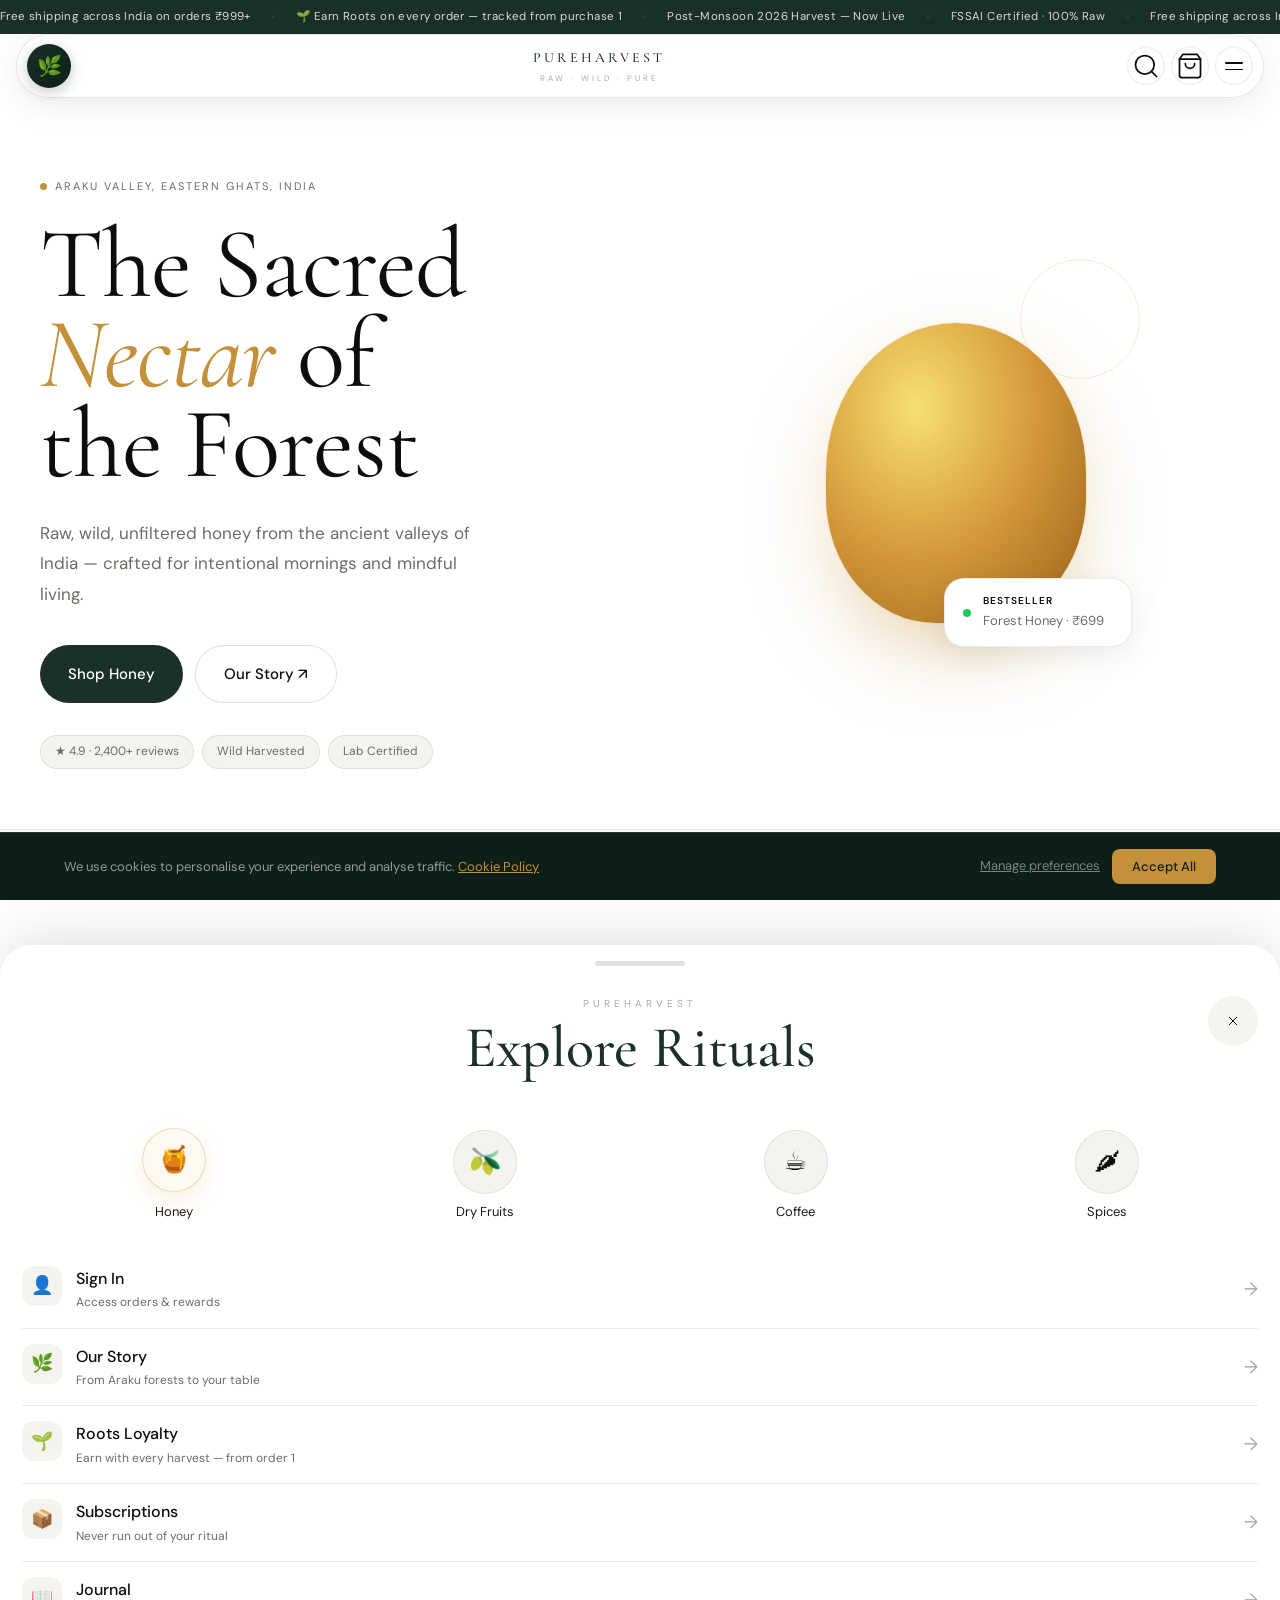
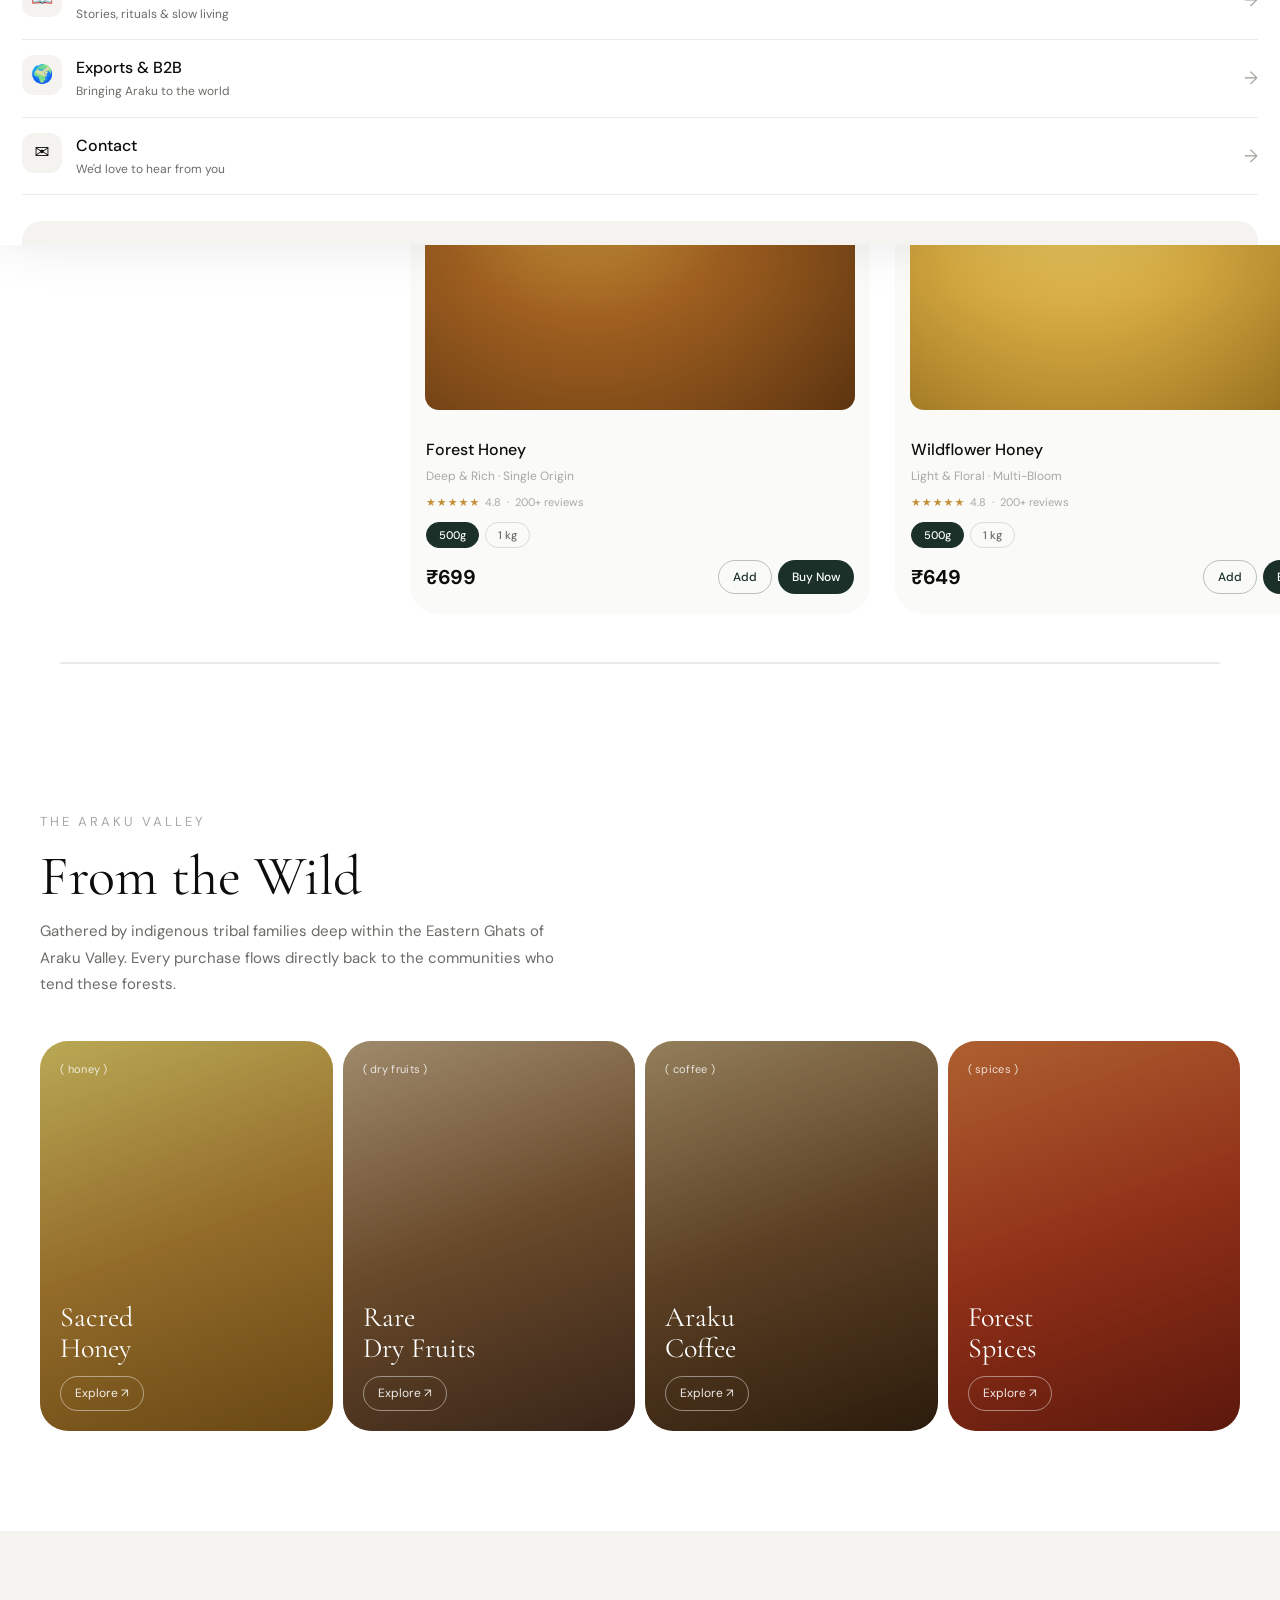
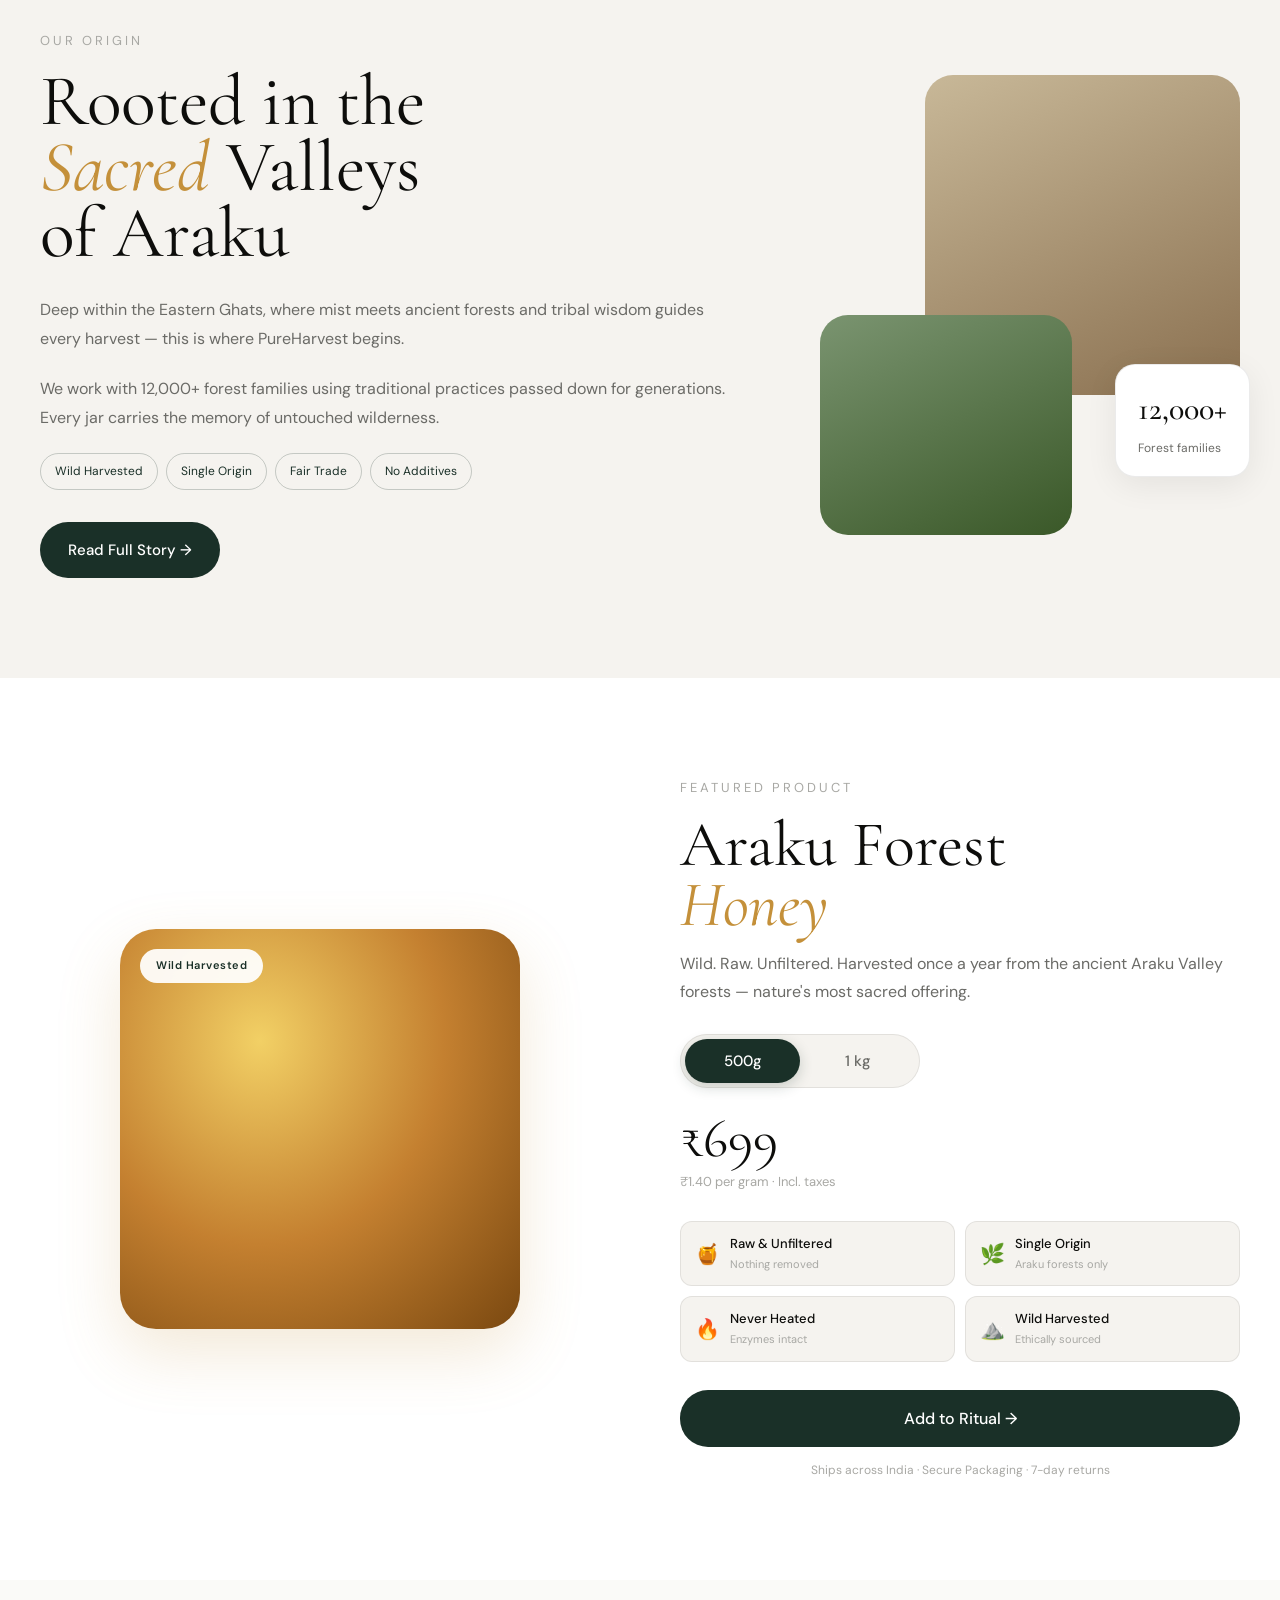
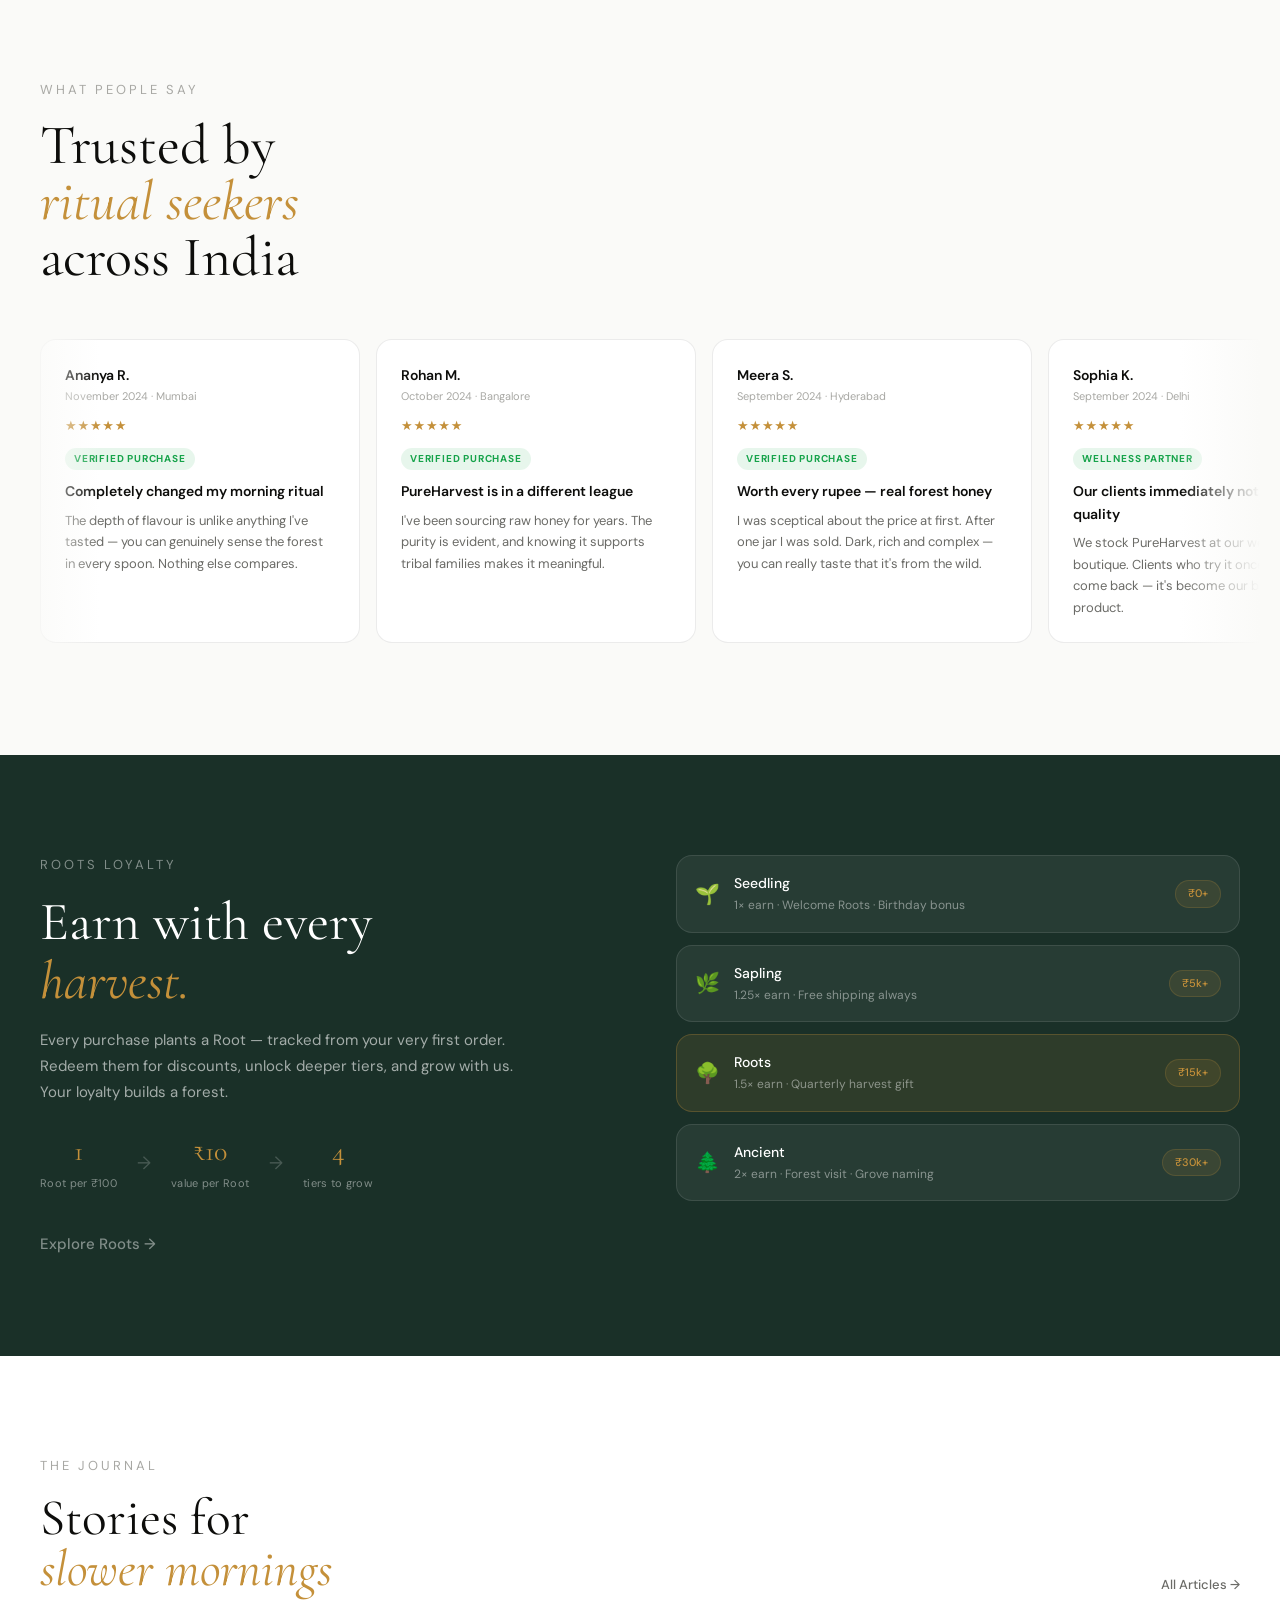
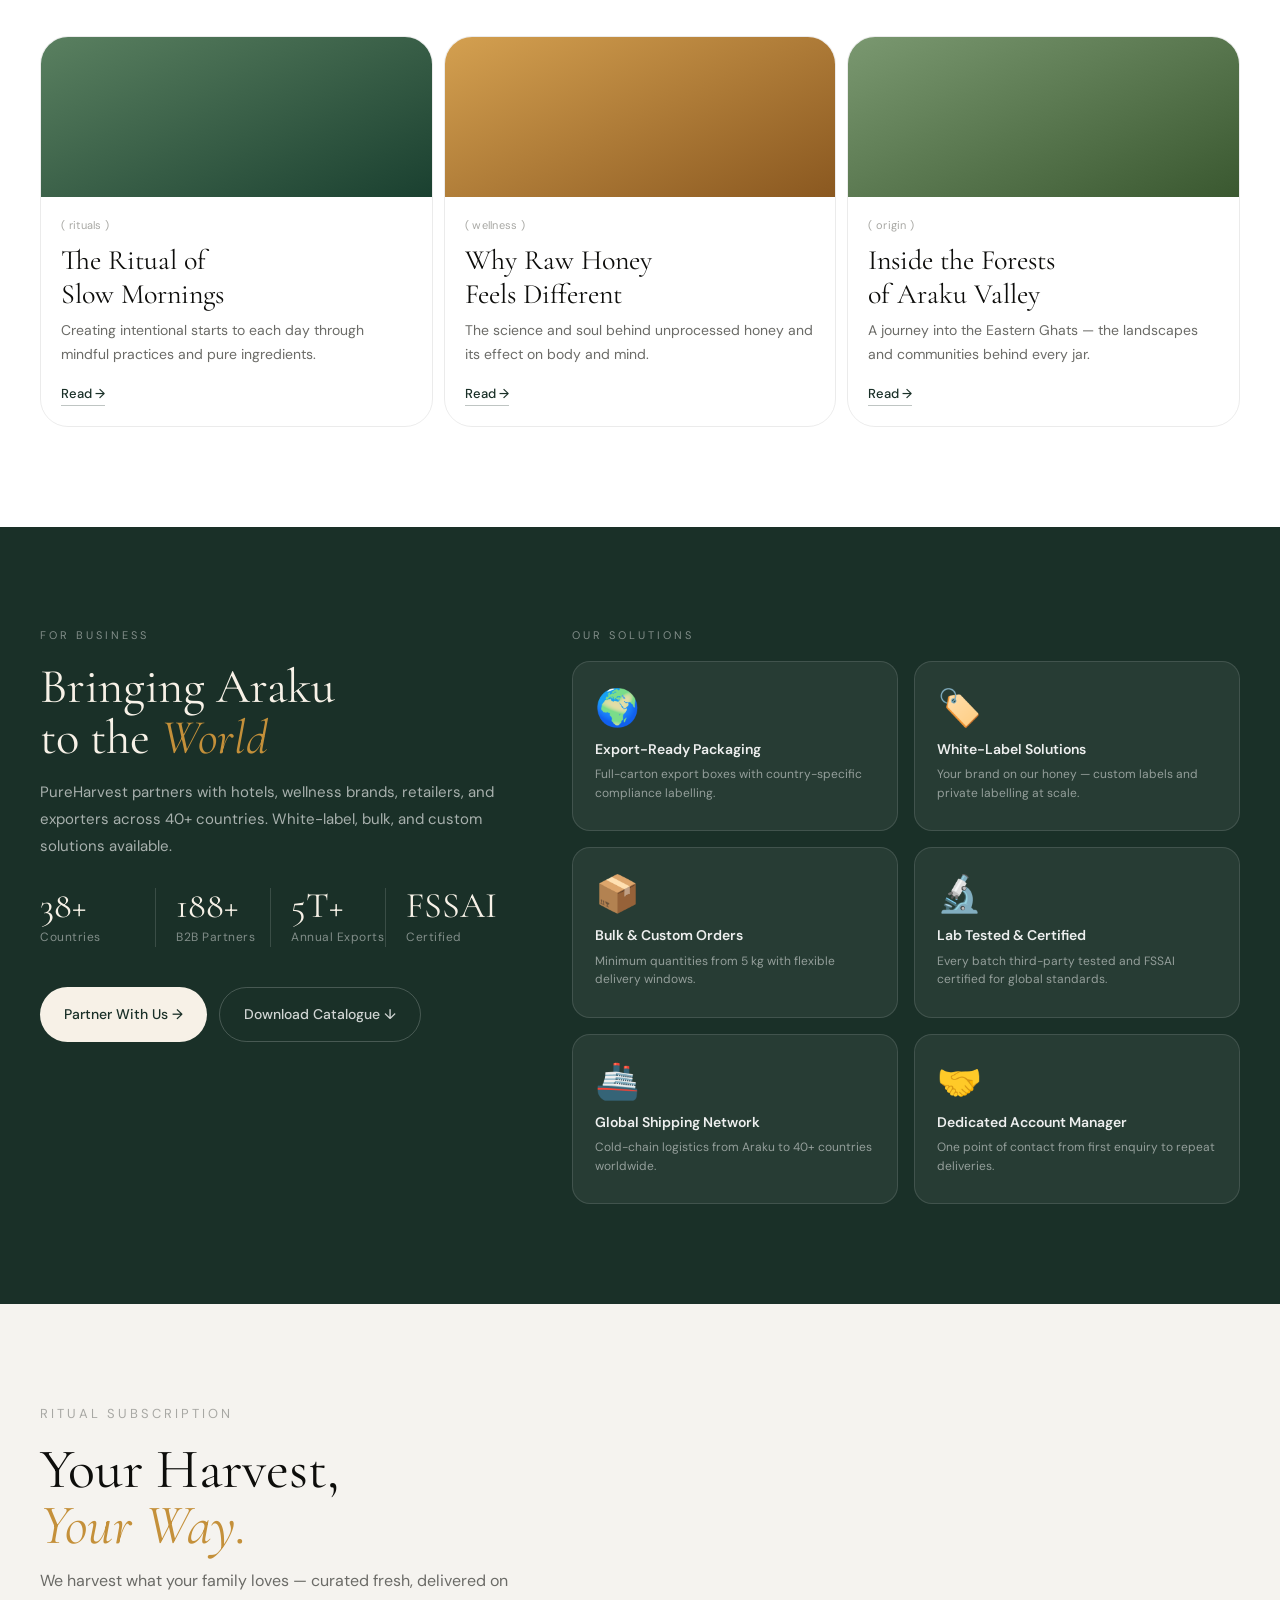
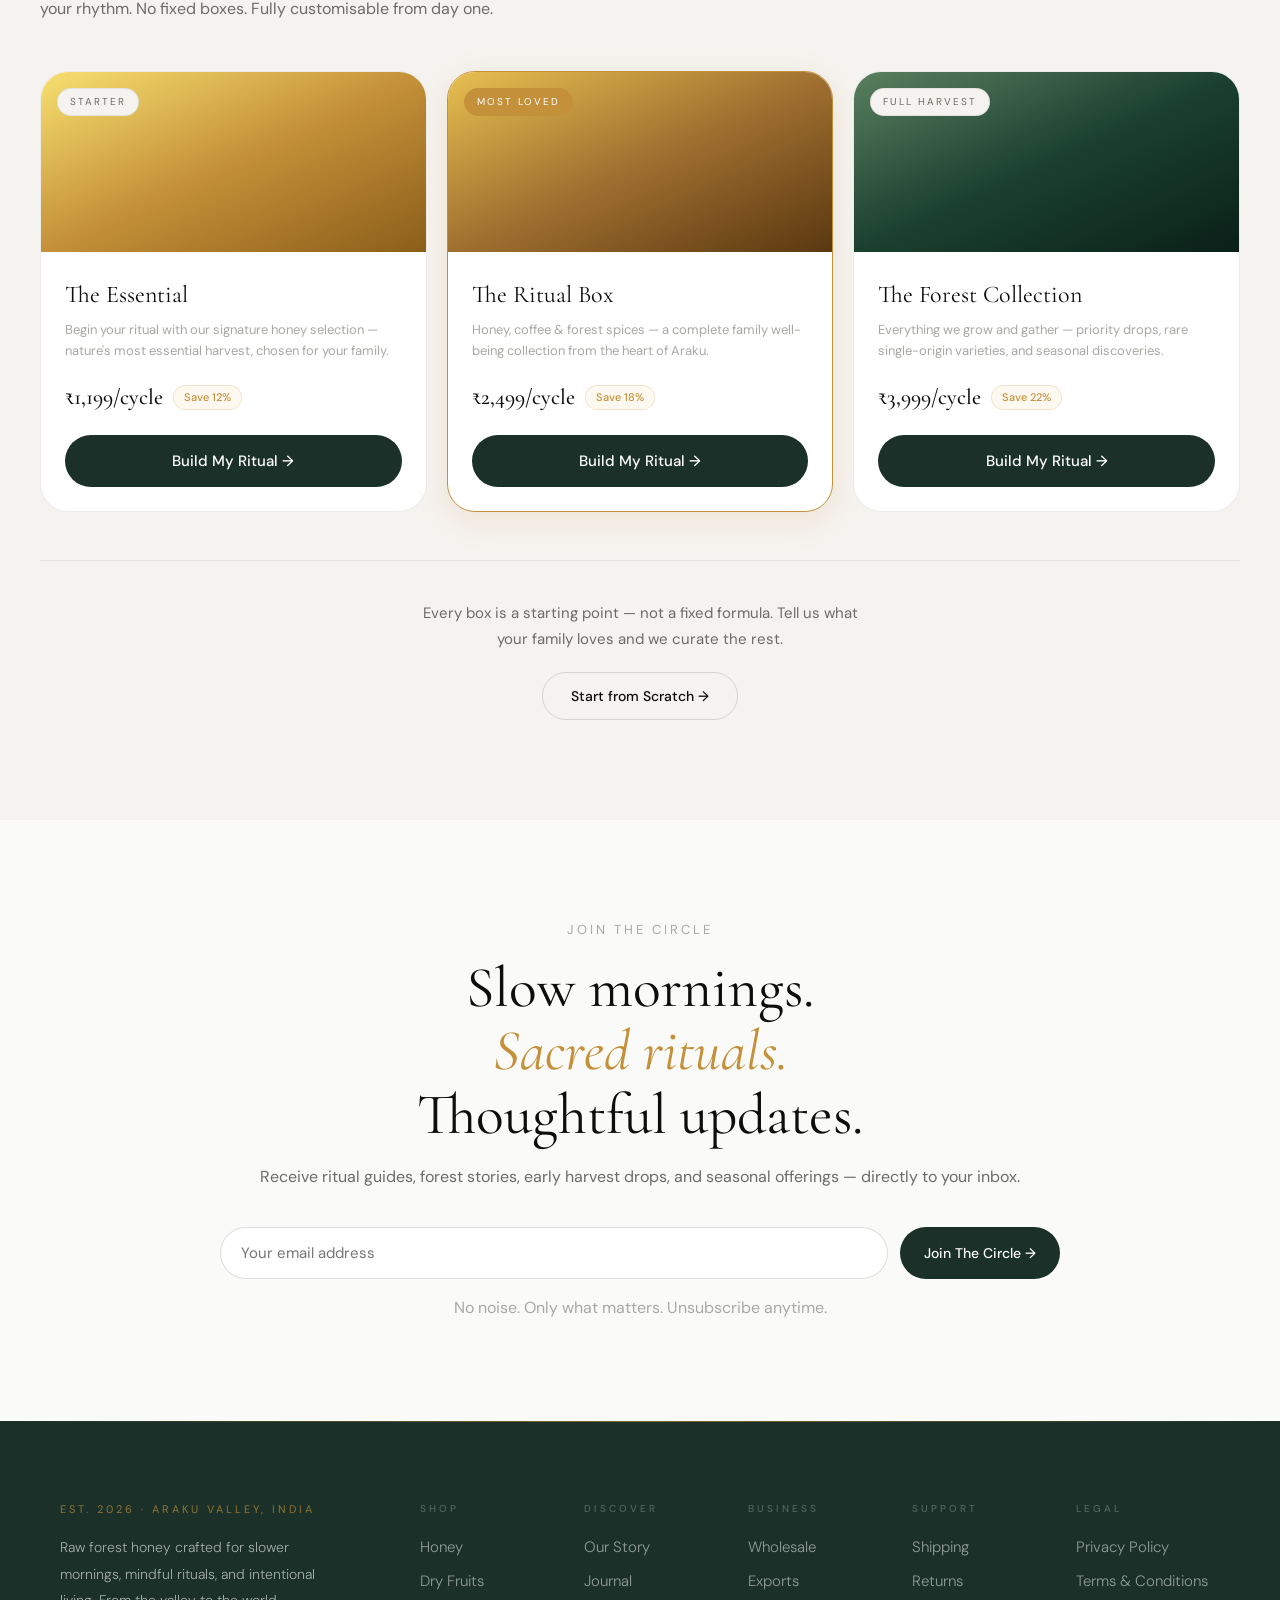
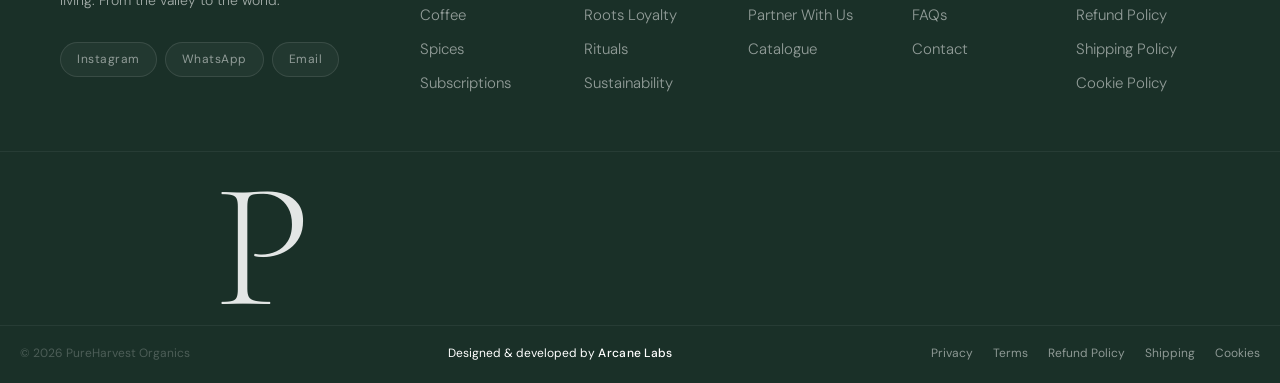
<file: index.html>
<!DOCTYPE html>
<html lang="en">
<head>
  <meta charset="UTF-8" />
  <meta name="viewport" content="width=device-width, initial-scale=1.0" />
  <title>PureHarvest Organics — Sacred Forest Honey</title>
  <link rel="preconnect" href="https://fonts.googleapis.com" />
  <link rel="preconnect" href="https://fonts.gstatic.com" crossorigin />
  <link href="https://fonts.googleapis.com/css2?family=Cormorant+Garamond:ital,wght@0,300;0,400;0,500;0,600;1,300;1,400;1,500&family=DM+Sans:opsz,wght@9..40,300;9..40,400;9..40,500&display=swap" rel="stylesheet" />
  <link rel="stylesheet" href="style.css" />
  <!-- Microsoft Clarity — session recordings and heatmaps -->
  <script type="text/javascript">
    (function(c,l,a,r,i,t,y){
        c[a]=c[a]||function(){(c[a].q=c[a].q||[]).push(arguments)};
        t=l.createElement(r);t.async=1;t.src="https://www.clarity.ms/tag/"+i;
        y=l.getElementsByTagName(r)[0];y.parentNode.insertBefore(t,y);
    })(window, document, "clarity", "script", "x6j5tml7vd");
  </script>
  <!-- Google Analytics (GA4) — traffic, conversions and events -->
  <script async src="https://www.googletagmanager.com/gtag/js?id=G-11TJLZM6SY"></script>
  <script>
    window.dataLayer = window.dataLayer || [];
    function gtag(){dataLayer.push(arguments);}
    gtag('js', new Date());
    gtag('config', 'G-11TJLZM6SY');
  </script>
</head>
<body>

<!-- ============================
     ANNOUNCEMENT BAR
============================ -->
<div class="ann-bar">
  <div class="ann-track">
    <span>Free shipping across India on orders ₹999+</span>
    <span class="ann-sep">◦</span>
    <span>🌱 Earn Roots on every order — tracked from purchase 1</span>
    <span class="ann-sep">◦</span>
    <span>Post-Monsoon 2026 Harvest — Now Live</span>
    <span class="ann-sep">◦</span>
    <span>FSSAI Certified · 100% Raw</span>
    <span class="ann-sep">◦</span>
    <span>Free shipping across India on orders ₹999+</span>
    <span class="ann-sep">◦</span>
    <span>🌱 Earn Roots on every order — tracked from purchase 1</span>
    <span class="ann-sep">◦</span>
    <span>Post-Monsoon 2026 Harvest — Now Live</span>
    <span class="ann-sep">◦</span>
    <span>FSSAI Certified · 100% Raw</span>
    <span class="ann-sep">◦</span>
  </div>
</div>

<!-- ============================
     FLOATING HEADER
============================ -->
<header class="site-header" id="siteHeader">
  <div class="header-shell">

    <div class="header-logo">
      <div class="logo-mark">🌿</div>
    </div>

    <div class="header-brand">
      <p class="brand-name">PUREHARVEST</p>
      <span class="brand-tagline">RAW · WILD · PURE</span>
    </div>

    <div class="header-actions">
      <button class="hdr-btn" aria-label="Search">
        <svg width="28" height="28" viewBox="0 0 24 24" fill="none" stroke="currentColor" stroke-width="1.5" stroke-linecap="round" stroke-linejoin="round"><circle cx="11" cy="11" r="8"/><path d="M21 21l-4.35-4.35"/></svg>
      </button>
      <button class="hdr-btn cart-hdr-btn" aria-label="Cart">
        <svg width="28" height="28" viewBox="0 0 24 24" fill="none" stroke="currentColor" stroke-width="1.5" stroke-linecap="round" stroke-linejoin="round"><path d="M6 2L3 6v14a2 2 0 002 2h14a2 2 0 002-2V6l-3-4z"/><line x1="3" y1="6" x2="21" y2="6"/><path d="M16 10a4 4 0 01-8 0"/></svg>
        <span class="cart-dot"></span>
      </button>
      <button class="hdr-btn menu-hdr-btn" id="menuToggle" aria-label="Open menu">
        <div class="hlines">
          <span></span>
          <span></span>
        </div>
      </button>
    </div>

  </div>
</header>

<!-- OVERLAY -->
<div class="menu-overlay" id="menuOverlay"></div>

<!-- ============================
     SEARCH OVERLAY
============================ -->
<div class="search-overlay" id="searchOverlay">
  <div class="search-backdrop" id="searchBackdrop"></div>
  <div class="search-panel">
    <div class="search-inner">
      <input type="text" class="search-input" id="searchInput" placeholder="Search honey, coffee, spices..." autocomplete="off" />
      <button class="search-close" id="searchClose">✕</button>
    </div>
    <div class="search-results" id="searchResults"></div>
  </div>
</div>

<!-- ============================
     CART SIDEBAR
============================ -->
<div class="cart-sidebar" id="cartSidebar">
  <div class="cart-backdrop" id="cartBackdrop"></div>
  <div class="cart-panel">
    <div class="cart-head">
      <h3 class="cart-title">Your Ritual</h3>
      <button class="cart-close" id="cartClose">✕</button>
    </div>
    <div class="cart-items" id="cartItems">
      <div class="cart-empty">
        <div class="cart-empty-icon">🌿</div>
        <p>Your basket is empty.</p>
        <p style="font-size:13px;color:var(--muted)">Add something from the harvest.</p>
      </div>
    </div>
    <div class="cart-foot">
      <div class="cart-total">
        <span>Total</span>
        <span id="cartTotal">₹0</span>
      </div>
      <button class="btn-primary btn-block" id="checkoutBtn">Proceed to Checkout →</button>
    </div>
  </div>
</div>

<!-- ============================
     SUBSCRIPTION MODAL
============================ -->
<div class="sub-modal" id="subModal">
  <div class="sub-modal-backdrop" id="subModalBackdrop"></div>
  <div class="sub-modal-panel">

    <button class="sub-modal-close" id="subModalClose">✕</button>

    <div class="sub-step-indicator">
      <div class="sub-step-dot sub-dot-active" data-step="1"></div>
      <div class="sub-step-line"></div>
      <div class="sub-step-dot" data-step="2"></div>
      <div class="sub-step-line"></div>
      <div class="sub-step-dot" data-step="3"></div>
    </div>

    <!-- STEP 1: Choose Harvest -->
    <div class="sub-step" id="subStep1">
      <p class="sub-modal-eye">What you love</p>
      <h3 class="sub-modal-h3">What does your<br><em>family love?</em></h3>
      <p class="sub-modal-p">Select everything you'd like in your harvest. We'll curate each delivery around your choices — nothing wasted.</p>
      <div class="sub-harvest-grid">
        <label class="sub-harvest-chip">
          <input type="checkbox" name="harvest" value="honey" checked>
          <span>🍯 Honey</span>
        </label>
        <label class="sub-harvest-chip">
          <input type="checkbox" name="harvest" value="dryfruits">
          <span>🫒 Dry Fruits</span>
        </label>
        <label class="sub-harvest-chip">
          <input type="checkbox" name="harvest" value="coffee">
          <span>☕ Coffee</span>
        </label>
        <label class="sub-harvest-chip">
          <input type="checkbox" name="harvest" value="spices">
          <span>🌶 Forest Spices</span>
        </label>
      </div>
      <button class="btn-primary" id="subNext1" style="width:100%;padding:17px 28px;">Choose My Harvest →</button>
      <div class="sub-quick">
        <span>Short on time?</span>
        <button class="sub-quick-btn" id="subQuickBtn">Get our Most Loved selection</button>
      </div>
    </div>

    <!-- STEP 2: Choose Rhythm -->
    <div class="sub-step sub-step-hidden" id="subStep2">
      <p class="sub-modal-eye">Your rhythm</p>
      <h3 class="sub-modal-h3">How often should<br><em>we harvest?</em></h3>
      <p class="sub-modal-p">You're in full control — change, pause, or cancel anytime. We follow your rhythm, not ours.</p>
      <div class="sub-rhythm-grid">
        <button class="sub-rhythm-opt" data-rhythm="weekly">
          <span class="sub-rhythm-label">Weekly</span>
          <span class="sub-rhythm-desc">For daily rituals</span>
        </button>
        <button class="sub-rhythm-opt" data-rhythm="fortnightly">
          <span class="sub-rhythm-label">Fortnightly</span>
          <span class="sub-rhythm-desc">A gentle balance</span>
        </button>
        <button class="sub-rhythm-opt sub-rhythm-active" data-rhythm="monthly">
          <span class="sub-rhythm-label">Monthly</span>
          <span class="sub-rhythm-desc">Most popular</span>
        </button>
        <button class="sub-rhythm-opt" data-rhythm="quarterly">
          <span class="sub-rhythm-label">Quarterly</span>
          <span class="sub-rhythm-desc">Seasonal drops</span>
        </button>
      </div>
      <button class="btn-primary" id="subNext2" style="width:100%;padding:17px 28px;">Set My Rhythm →</button>
      <button class="sub-modal-back" data-back="1">← Back</button>
    </div>

    <!-- STEP 3: Reserve -->
    <div class="sub-step sub-step-hidden" id="subStep3">
      <p class="sub-modal-eye">Reserve your harvest</p>
      <h3 class="sub-modal-h3">Last step —<br><em>lock it in.</em></h3>
      <p class="sub-modal-p">Enter your email to reserve your personalised harvest. We'll send your first delivery plan and keep your preferences safe.</p>
      <div class="sub-form">
        <input type="text" class="sub-input" id="subName" placeholder="Your name" />
        <input type="email" class="sub-input" id="subEmail" placeholder="Email address (required)" required />
        <input type="tel" class="sub-input" id="subPhone" placeholder="Phone number (optional)" />
        <button class="btn-primary" id="subSubscribeBtn" style="width:100%;padding:18px;font-size:16px;">Reserve My Harvest 🌿</button>
      </div>
      <p class="sub-note">We'll also reach out if you need more time — no pressure.</p>
      <button class="sub-modal-back" data-back="2">← Back</button>
    </div>

    <!-- STEP 4: Success -->
    <div class="sub-step sub-step-hidden" id="subStep4">
      <div class="sub-success">
        <div class="sub-success-icon">🌿</div>
        <h3 class="sub-modal-h3">Your harvest is<br><em>reserved.</em></h3>
        <p class="sub-modal-p">We'll be in touch soon with your first curated delivery. Welcome to the PureHarvest circle — your family is in good hands.</p>
        <button class="btn-primary" id="subDoneBtn" style="width:100%;padding:17px 28px;">Continue Exploring →</button>
      </div>
    </div>

  </div>
</div>

<!-- ============================
     RITUAL DRAWER
============================ -->
<div id="ritualDrawer" class="ritual-drawer">
  <div class="drawer-grip"></div>

  <div class="drawer-head">
    <div>
      <p class="drawer-eyebrow">PUREHARVEST</p>
      <h2 class="drawer-title">Explore Rituals</h2>
    </div>
    <button class="drawer-close" id="closeDrawer" aria-label="Close menu">
      <svg width="16" height="16" viewBox="0 0 24 24" fill="none" stroke="currentColor" stroke-width="1.5"><path d="M18 6L6 18M6 6l12 12"/></svg>
    </button>
  </div>

  <div class="drawer-orbs">
    <a href="product-honey.html" class="orb orb-active">
      <div class="orb-ring">🍯</div>
      <span>Honey</span>
    </a>
    <a href="product-honey.html" class="orb">
      <div class="orb-ring">🫒</div>
      <span>Dry Fruits</span>
    </a>
    <a href="product-honey.html" class="orb">
      <div class="orb-ring">☕</div>
      <span>Coffee</span>
    </a>
    <a href="product-honey.html" class="orb">
      <div class="orb-ring">🌶</div>
      <span>Spices</span>
    </a>
  </div>

  <nav class="drawer-nav">
    <!-- My Account first — returning customers; Contact last — utility -->
    <a href="account.html" class="d-link"><div class="d-link-l"><div class="d-icon">👤</div><div><p class="d-link-name">My Account</p><p class="d-link-sub">Orders, rewards &amp; profile</p></div></div><span class="d-arrow">→</span></a>
    <a href="#story" class="d-link" onclick="closeMenu()"><div class="d-link-l"><div class="d-icon">🌿</div><div><p class="d-link-name">Our Story</p><p class="d-link-sub">From Araku forests to your table</p></div></div><span class="d-arrow">→</span></a>
    <a href="roots.html" class="d-link"><div class="d-link-l"><div class="d-icon">🌱</div><div><p class="d-link-name">Roots Loyalty</p><p class="d-link-sub">Earn with every harvest — from order 1</p></div></div><span class="d-arrow">→</span></a>
    <a href="#" class="d-link"><div class="d-link-l"><div class="d-icon">📦</div><div><p class="d-link-name">Subscriptions</p><p class="d-link-sub">Never run out of your ritual</p></div></div><span class="d-arrow">→</span></a>
    <a href="#" class="d-link"><div class="d-link-l"><div class="d-icon">📖</div><div><p class="d-link-name">Journal</p><p class="d-link-sub">Stories, rituals &amp; slow living</p></div></div><span class="d-arrow">→</span></a>
    <a href="#b2b" class="d-link" onclick="closeMenu()"><div class="d-link-l"><div class="d-icon">🌍</div><div><p class="d-link-name">Exports &amp; B2B</p><p class="d-link-sub">Bringing Araku to the world</p></div></div><span class="d-arrow">→</span></a>
    <a href="contact.html" class="d-link"><div class="d-link-l"><div class="d-icon">✉️</div><div><p class="d-link-name">Contact</p><p class="d-link-sub">We'd love to hear from you</p></div></div><span class="d-arrow">→</span></a>
  </nav>

  <div class="drawer-foot-card">
    <span class="dfc-icon">🌱</span>
    <div>
      <p class="dfc-title">Rooted in nature.</p>
      <p class="dfc-sub">Crafted with intention.</p>
    </div>
  </div>
</div>


<!-- ============================
     1. HERO
============================ -->
<section class="hero">
  <div class="hero-inner">

    <div class="hero-left" data-reveal="up">
      <p class="hero-origin">
        <span class="origin-dot"></span>
        Araku Valley, Eastern Ghats, India
      </p>
      <h1 class="hero-h1">
        The Sacred<br>
        <em>Nectar</em> of<br>
        the Forest
      </h1>
      <p class="hero-p">Raw, wild, unfiltered honey from the ancient valleys of India — crafted for intentional mornings and mindful living.</p>
      <div class="hero-ctas">
        <a href="#honey" class="btn-primary">Shop Honey</a>
        <a href="#story" class="btn-ghost">Our Story ↗</a>
      </div>
      <div class="hero-badges">
        <span class="trust-pill">★ 4.9 · 2,400+ reviews</span>
        <span class="trust-pill">Wild Harvested</span>
        <span class="trust-pill">Lab Certified</span>
      </div>
    </div>

    <div class="hero-right" data-reveal="fade">
      <div class="hero-visual">
        <div class="honey-sphere"></div>
        <div class="sphere-glow"></div>
        <p class="sphere-label">ARAKU FOREST HONEY</p>
        <div class="float-card">
          <div class="live-dot"></div>
          <div>
            <p class="fc-name">Bestseller</p>
            <p class="fc-detail">Forest Honey · ₹699</p>
          </div>
        </div>
        <div class="decor-ring"></div>
      </div>
    </div>

  </div>
</section>


<!-- ============================
     2. TRUST MARQUEE
============================ -->
<div class="marquee-wrap">
  <div class="marquee-reel">
    <div class="marquee-row">
      <span>Wild Harvested</span><span class="m-sep">◦</span>
      <span>Single Origin</span><span class="m-sep">◦</span>
      <span>Raw &amp; Unfiltered</span><span class="m-sep">◦</span>
      <span>Lab Certified</span><span class="m-sep">◦</span>
      <span>Araku Valley</span><span class="m-sep">◦</span>
      <span>Ethically Sourced</span><span class="m-sep">◦</span>
      <span>Forest to Table</span><span class="m-sep">◦</span>
      <span>12,000+ Families</span><span class="m-sep">◦</span>
      <span>No Additives</span><span class="m-sep">◦</span>
      <span>FSSAI Approved</span><span class="m-sep">◦</span>
    </div>
    <div class="marquee-row" aria-hidden="true">
      <span>Wild Harvested</span><span class="m-sep">◦</span>
      <span>Single Origin</span><span class="m-sep">◦</span>
      <span>Raw &amp; Unfiltered</span><span class="m-sep">◦</span>
      <span>Lab Certified</span><span class="m-sep">◦</span>
      <span>Araku Valley</span><span class="m-sep">◦</span>
      <span>Ethically Sourced</span><span class="m-sep">◦</span>
      <span>Forest to Table</span><span class="m-sep">◦</span>
      <span>12,000+ Families</span><span class="m-sep">◦</span>
      <span>No Additives</span><span class="m-sep">◦</span>
      <span>FSSAI Approved</span><span class="m-sep">◦</span>
    </div>
  </div>
</div>


<!-- ============================
     3. BRAND MISSION (The Act style)
============================ -->
<section class="mission" data-reveal="up">
  <div class="section-wrap">
    <div class="mission-inner">
      <div class="mission-col-label">
        <p class="eyebrow">Brand Mission</p>
      </div>
      <div class="mission-col-content">
        <p class="mission-statement">PureHarvest exists to bring the ancient wisdom of forest-harvested honey to intentional living. We source only from the untouched valleys of Araku, where bees roam free and nature dictates the pace.</p>
        <a href="#story" class="underline-link">Learn more →</a>
      </div>
    </div>
  </div>
</section>


<!-- ============================
     4. HONEY COLLECTION (The Act style)
============================ -->
<section class="collection" id="honey">
  <div class="section-wrap">

    <div class="collection-hdr">
      <div>
        <p class="cat-label" id="harvestLabel">( honey )</p>
        <h2 class="section-h2">Our Harvest</h2>
      </div>
      <a href="shop.html" class="view-all-link" id="viewAllLink">View All ↗</a>
    </div>

    <div class="cat-filter">
      <button class="cf-tab cf-active" data-cat="honey">Honey</button>
      <button class="cf-tab" data-cat="dryfruits">Dry Fruits</button>
      <button class="cf-tab" data-cat="coffee">Coffee</button>
      <button class="cf-tab" data-cat="spices">Forest Spices</button>
    </div>
  </div>

  <!-- Carousel sits outside section-wrap so it's full-bleed -->
  <div class="product-grid" id="productCarousel">

      <!-- HONEY -->
      <div class="p-card" data-reveal="up" data-delay="0" data-category="honey" data-price-500="699" data-price-1kg="1299">
        <div class="p-card-top">
          <span class="p-cat">( forest )</span>
          <button class="p-arrow">↗</button>
        </div>
        <div class="p-img-wrap"><div class="p-img p-forest"></div></div>
        <div class="p-info">
          <p class="p-name">Forest Honey</p>
          <p class="p-sub">Deep &amp; Rich · Single Origin</p>
          <div class="p-bottom">
            <span class="p-price">₹699</span>
            <div class="p-actions">
              <button class="p-add" data-product="Forest Honey" data-price="699">Add</button>
              <button class="p-buy" data-product="Forest Honey" data-price="699">Buy Now</button>
            </div>
          </div>
        </div>
      </div>

      <div class="p-card" data-reveal="up" data-delay="100" data-category="honey" data-price-500="649" data-price-1kg="1199">
        <div class="p-card-top">
          <span class="p-cat">( wildflower )</span>
          <button class="p-arrow">↗</button>
        </div>
        <div class="p-img-wrap"><div class="p-img p-wildflower"></div></div>
        <div class="p-info">
          <p class="p-name">Wildflower Honey</p>
          <p class="p-sub">Light &amp; Floral · Multi-Bloom</p>
          <div class="p-bottom">
            <span class="p-price">₹649</span>
            <div class="p-actions">
              <button class="p-add" data-product="Wildflower Honey" data-price="649">Add</button>
              <button class="p-buy" data-product="Wildflower Honey" data-price="649">Buy Now</button>
            </div>
          </div>
        </div>
      </div>

      <div class="p-card" data-reveal="up" data-delay="200" data-category="honey" data-price-500="749" data-price-1kg="1399">
        <div class="p-card-top">
          <span class="p-cat">( acacia )</span>
          <button class="p-arrow">↗</button>
        </div>
        <div class="p-img-wrap"><div class="p-img p-acacia"></div></div>
        <div class="p-info">
          <p class="p-name">Acacia Honey</p>
          <p class="p-sub">Mild &amp; Delicate · Golden Clear</p>
          <div class="p-bottom">
            <span class="p-price">₹749</span>
            <div class="p-actions">
              <button class="p-add" data-product="Acacia Honey" data-price="749">Add</button>
              <button class="p-buy" data-product="Acacia Honey" data-price="749">Buy Now</button>
            </div>
          </div>
        </div>
      </div>

      <div class="p-card" data-reveal="up" data-delay="300" data-category="honey" data-price-500="599" data-price-1kg="1099">
        <div class="p-card-top">
          <span class="p-cat">( multiflora )</span>
          <button class="p-arrow">↗</button>
        </div>
        <div class="p-img-wrap"><div class="p-img p-multiflora"></div></div>
        <div class="p-info">
          <p class="p-name">Multiflora Honey</p>
          <p class="p-sub">Balanced &amp; Smooth · Every Season</p>
          <div class="p-bottom">
            <span class="p-price">₹599</span>
            <div class="p-actions">
              <button class="p-add" data-product="Multiflora Honey" data-price="599">Add</button>
              <button class="p-buy" data-product="Multiflora Honey" data-price="599">Buy Now</button>
            </div>
          </div>
        </div>
      </div>

      <!-- DRY FRUITS -->
      <div class="p-card p-hidden" data-reveal="up" data-delay="0" data-category="dryfruits" data-price-500="849" data-price-1kg="1549">
        <div class="p-card-top">
          <span class="p-cat">( almonds )</span>
          <button class="p-arrow">↗</button>
        </div>
        <div class="p-img-wrap"><div class="p-img p-df-1"></div></div>
        <div class="p-info">
          <p class="p-name">Wild Almonds</p>
          <p class="p-sub">Raw &amp; Unroasted · Forest Foraged</p>
          <div class="p-bottom">
            <span class="p-price">₹849</span>
            <div class="p-actions">
              <button class="p-add" data-product="Wild Almonds" data-price="849">Add</button>
              <button class="p-buy" data-product="Wild Almonds" data-price="849">Buy Now</button>
            </div>
          </div>
        </div>
      </div>

      <div class="p-card p-hidden" data-reveal="up" data-delay="100" data-category="dryfruits" data-price-500="999" data-price-1kg="1849">
        <div class="p-card-top">
          <span class="p-cat">( cashews )</span>
          <button class="p-arrow">↗</button>
        </div>
        <div class="p-img-wrap"><div class="p-img p-df-2"></div></div>
        <div class="p-info">
          <p class="p-name">Araku Cashews</p>
          <p class="p-sub">Creamy &amp; Whole · Single Estate</p>
          <div class="p-bottom">
            <span class="p-price">₹999</span>
            <div class="p-actions">
              <button class="p-add" data-product="Araku Cashews" data-price="999">Add</button>
              <button class="p-buy" data-product="Araku Cashews" data-price="999">Buy Now</button>
            </div>
          </div>
        </div>
      </div>

      <div class="p-card p-hidden" data-reveal="up" data-delay="200" data-category="dryfruits" data-price-500="549" data-price-1kg="999">
        <div class="p-card-top">
          <span class="p-cat">( raisins )</span>
          <button class="p-arrow">↗</button>
        </div>
        <div class="p-img-wrap"><div class="p-img p-df-3"></div></div>
        <div class="p-info">
          <p class="p-name">Sun-Dried Raisins</p>
          <p class="p-sub">Naturally Sweet · Sulphite-Free</p>
          <div class="p-bottom">
            <span class="p-price">₹549</span>
            <div class="p-actions">
              <button class="p-add" data-product="Sun-Dried Raisins" data-price="549">Add</button>
              <button class="p-buy" data-product="Sun-Dried Raisins" data-price="549">Buy Now</button>
            </div>
          </div>
        </div>
      </div>

      <!-- COFFEE -->
      <div class="p-card p-hidden" data-reveal="up" data-delay="0" data-category="coffee" data-price-500="599" data-price-1kg="1099">
        <div class="p-card-top">
          <span class="p-cat">( arabica )</span>
          <button class="p-arrow">↗</button>
        </div>
        <div class="p-img-wrap"><div class="p-img p-cof-1"></div></div>
        <div class="p-info">
          <p class="p-name">Araku Arabica</p>
          <p class="p-sub">Single Origin · Light Roast</p>
          <div class="p-bottom">
            <span class="p-price">₹599</span>
            <div class="p-actions">
              <button class="p-add" data-product="Araku Arabica" data-price="599">Add</button>
              <button class="p-buy" data-product="Araku Arabica" data-price="599">Buy Now</button>
            </div>
          </div>
        </div>
      </div>

      <div class="p-card p-hidden" data-reveal="up" data-delay="100" data-category="coffee" data-price-500="649" data-price-1kg="1199">
        <div class="p-card-top">
          <span class="p-cat">( dark roast )</span>
          <button class="p-arrow">↗</button>
        </div>
        <div class="p-img-wrap"><div class="p-img p-cof-2"></div></div>
        <div class="p-info">
          <p class="p-name">Forest Dark Roast</p>
          <p class="p-sub">Bold &amp; Earthy · Shade Grown</p>
          <div class="p-bottom">
            <span class="p-price">₹649</span>
            <div class="p-actions">
              <button class="p-add" data-product="Forest Dark Roast" data-price="649">Add</button>
              <button class="p-buy" data-product="Forest Dark Roast" data-price="649">Buy Now</button>
            </div>
          </div>
        </div>
      </div>

      <div class="p-card p-hidden" data-reveal="up" data-delay="200" data-category="coffee" data-price-500="499" data-price-1kg="899">
        <div class="p-card-top">
          <span class="p-cat">( blend )</span>
          <button class="p-arrow">↗</button>
        </div>
        <div class="p-img-wrap"><div class="p-img p-cof-3"></div></div>
        <div class="p-info">
          <p class="p-name">Valley Blend</p>
          <p class="p-sub">Smooth &amp; Balanced · Daily Ritual</p>
          <div class="p-bottom">
            <span class="p-price">₹499</span>
            <div class="p-actions">
              <button class="p-add" data-product="Valley Blend" data-price="499">Add</button>
              <button class="p-buy" data-product="Valley Blend" data-price="499">Buy Now</button>
            </div>
          </div>
        </div>
      </div>

      <!-- FOREST SPICES -->
      <div class="p-card p-hidden" data-reveal="up" data-delay="0" data-category="spices" data-price-500="349" data-price-1kg="649">
        <div class="p-card-top">
          <span class="p-cat">( turmeric )</span>
          <button class="p-arrow">↗</button>
        </div>
        <div class="p-img-wrap"><div class="p-img p-sp-1"></div></div>
        <div class="p-info">
          <p class="p-name">Wild Turmeric</p>
          <p class="p-sub">High Curcumin · Forest Grown</p>
          <div class="p-bottom">
            <span class="p-price">₹349</span>
            <div class="p-actions">
              <button class="p-add" data-product="Wild Turmeric" data-price="349">Add</button>
              <button class="p-buy" data-product="Wild Turmeric" data-price="349">Buy Now</button>
            </div>
          </div>
        </div>
      </div>

      <div class="p-card p-hidden" data-reveal="up" data-delay="100" data-category="spices" data-price-500="429" data-price-1kg="799">
        <div class="p-card-top">
          <span class="p-cat">( pepper )</span>
          <button class="p-arrow">↗</button>
        </div>
        <div class="p-img-wrap"><div class="p-img p-sp-2"></div></div>
        <div class="p-info">
          <p class="p-name">Araku Black Pepper</p>
          <p class="p-sub">Wild Harvested · Intensely Aromatic</p>
          <div class="p-bottom">
            <span class="p-price">₹429</span>
            <div class="p-actions">
              <button class="p-add" data-product="Araku Black Pepper" data-price="429">Add</button>
              <button class="p-buy" data-product="Araku Black Pepper" data-price="429">Buy Now</button>
            </div>
          </div>
        </div>
      </div>

      <div class="p-card p-hidden" data-reveal="up" data-delay="200" data-category="spices" data-price-500="499" data-price-1kg="929">
        <div class="p-card-top">
          <span class="p-cat">( cardamom )</span>
          <button class="p-arrow">↗</button>
        </div>
        <div class="p-img-wrap"><div class="p-img p-sp-3"></div></div>
        <div class="p-info">
          <p class="p-name">Green Cardamom</p>
          <p class="p-sub">Fragrant &amp; Whole · Eastern Ghats</p>
          <div class="p-bottom">
            <span class="p-price">₹499</span>
            <div class="p-actions">
              <button class="p-add" data-product="Green Cardamom" data-price="499">Add</button>
              <button class="p-buy" data-product="Green Cardamom" data-price="499">Buy Now</button>
            </div>
          </div>
        </div>
      </div>

  </div>

  <!-- Progress line — JS updates width to reflect scroll position -->
  <div class="section-wrap">
    <div class="carousel-progress-wrap">
      <div class="carousel-progress">
        <div class="carousel-fill" id="carouselFill"></div>
      </div>
    </div>
  </div>
</section>


<!-- ============================
     5. CATEGORY GRID (Stretch style)
============================ -->
<section class="cat-grid-section">
  <div class="section-wrap">

    <div class="cat-header" data-reveal>
      <p class="eyebrow">The Araku Valley</p>
      <h2 class="section-h2">From the Wild</h2>
      <p class="cat-desc">Gathered by indigenous tribal families deep within the Eastern Ghats of Araku Valley. Every purchase flows directly back to the communities who tend these forests.</p>
    </div>

    <div class="cat-grid">

      <div class="cat-card cat-honey">
        <div class="cat-overlay"></div>
        <div class="cat-content">
          <span class="cat-tag">( honey )</span>
          <div class="cat-bottom">
            <h3>Sacred<br>Honey</h3>
            <a href="shop.html" class="cat-link">Explore ↗</a>
          </div>
        </div>
      </div>

      <div class="cat-card cat-dryfruits">
        <div class="cat-overlay"></div>
        <div class="cat-content">
          <span class="cat-tag">( dry fruits )</span>
          <div class="cat-bottom">
            <h3>Rare<br>Dry Fruits</h3>
            <a href="shop.html" class="cat-link">Explore ↗</a>
          </div>
        </div>
      </div>

      <div class="cat-card cat-coffee">
        <div class="cat-overlay"></div>
        <div class="cat-content">
          <span class="cat-tag">( coffee )</span>
          <div class="cat-bottom">
            <h3>Araku<br>Coffee</h3>
            <a href="shop.html" class="cat-link">Explore ↗</a>
          </div>
        </div>
      </div>

      <div class="cat-card cat-spices">
        <div class="cat-overlay"></div>
        <div class="cat-content">
          <span class="cat-tag">( spices )</span>
          <div class="cat-bottom">
            <h3>Forest<br>Spices</h3>
            <a href="shop.html" class="cat-link">Explore ↗</a>
          </div>
        </div>
      </div>

    </div>
  </div>
</section>


<!-- ============================
     6. BRAND STORY
============================ -->
<section class="story" id="story">
  <div class="section-wrap">
    <div class="story-inner">

      <div class="story-text" data-reveal="up">
        <p class="eyebrow">Our Origin</p>
        <h2 class="story-h2">
          Rooted in the<br>
          <em>Sacred</em> Valleys<br>
          of Araku
        </h2>
        <p class="story-p">Deep within the Eastern Ghats, where mist meets ancient forests and tribal wisdom guides every harvest — this is where PureHarvest begins.</p>
        <p class="story-p">We work with 12,000+ forest families using traditional practices passed down for generations. Every jar carries the memory of untouched wilderness.</p>
        <div class="story-pills">
          <span class="s-pill">Wild Harvested</span>
          <span class="s-pill">Single Origin</span>
          <span class="s-pill">Fair Trade</span>
          <span class="s-pill">No Additives</span>
        </div>
        <a href="#" class="btn-primary">Read Full Story →</a>
      </div>

      <div class="story-visual" data-reveal="fade">
        <div class="story-stack">
          <div class="sv-1"></div>
          <div class="sv-2"></div>
          <div class="sv-stat">
            <p class="sv-num">12,000+</p>
            <p class="sv-label">Forest families</p>
          </div>
        </div>
      </div>

    </div>
  </div>
</section>


<!-- ============================
     7. FEATURED PRODUCT
============================ -->
<section class="featured">
  <div class="section-wrap">
    <div class="featured-inner">

      <div class="feat-visual" data-reveal="fade">
        <div class="feat-img-wrap">
          <div class="feat-img"></div>
          <div class="feat-badge">Wild Harvested</div>
        </div>
      </div>

      <div class="feat-content" data-reveal="up">
        <p class="eyebrow">Featured Product</p>
        <h2 class="feat-h2">Araku Forest<br><em>Honey</em></h2>
        <p class="feat-sub">Wild. Raw. Unfiltered. Harvested once a year from the ancient Araku Valley forests — nature's most sacred offering.</p>

        <div class="size-sel">
          <button class="sz-btn sz-active" id="size500">500g</button>
          <button class="sz-btn" id="size1000">1 kg</button>
        </div>

        <div class="price-blk">
          <p class="feat-price" id="productPrice">₹699</p>
          <p class="price-sub" id="gramPrice">₹1.40 per gram · Incl. taxes</p>
        </div>

        <div class="feat-cards">
          <div class="feat-card">
            <span class="feat-icon">🍯</span>
            <div>
              <p class="feat-card-t">Raw &amp; Unfiltered</p>
              <p class="feat-card-s">Nothing removed</p>
            </div>
          </div>
          <div class="feat-card">
            <span class="feat-icon">🌿</span>
            <div>
              <p class="feat-card-t">Single Origin</p>
              <p class="feat-card-s">Araku forests only</p>
            </div>
          </div>
          <div class="feat-card">
            <span class="feat-icon">🔥</span>
            <div>
              <p class="feat-card-t">Never Heated</p>
              <p class="feat-card-s">Enzymes intact</p>
            </div>
          </div>
          <div class="feat-card">
            <span class="feat-icon">⛰️</span>
            <div>
              <p class="feat-card-t">Wild Harvested</p>
              <p class="feat-card-s">Ethically sourced</p>
            </div>
          </div>
        </div>

        <button class="btn-primary btn-block" id="addToCart">Add to Ritual →</button>
        <p class="ship-note">Ships across India · Secure Packaging · 7-day returns</p>
      </div>

    </div>
  </div>
</section>


<!-- ============================
     8. TESTIMONIALS
============================ -->
<section class="testimonials">
  <div class="section-wrap">

    <!-- Section heading — unchanged -->
    <div class="testi-hdr" data-reveal="up">
      <p class="eyebrow">What people say</p>
      <h2 class="testi-h2">Trusted by<br><em>ritual seekers</em><br>across India</h2>
    </div>

    <!-- Review cards: desktop = marquee scroll, mobile = stacked -->
    <div class="testi-track-wrap">
      <div class="testi-rev-grid">

        <div class="testi-rev-card">
          <div class="testi-rev-head">
            <div>
              <p class="testi-rev-name">Ananya R.</p>
              <p class="testi-rev-date">November 2024 · Mumbai</p>
            </div>
          </div>
          <p class="testi-rev-stars">★★★★★</p>
          <span class="testi-rev-verified">Verified Purchase</span>
          <p class="testi-rev-title">Completely changed my morning ritual</p>
          <p class="testi-rev-body">The depth of flavour is unlike anything I've tasted — you can genuinely sense the forest in every spoon. Nothing else compares.</p>
        </div>

        <div class="testi-rev-card">
          <div class="testi-rev-head">
            <div>
              <p class="testi-rev-name">Rohan M.</p>
              <p class="testi-rev-date">October 2024 · Bangalore</p>
            </div>
          </div>
          <p class="testi-rev-stars">★★★★★</p>
          <span class="testi-rev-verified">Verified Purchase</span>
          <p class="testi-rev-title">PureHarvest is in a different league</p>
          <p class="testi-rev-body">I've been sourcing raw honey for years. The purity is evident, and knowing it supports tribal families makes it meaningful.</p>
        </div>

        <div class="testi-rev-card">
          <div class="testi-rev-head">
            <div>
              <p class="testi-rev-name">Meera S.</p>
              <p class="testi-rev-date">September 2024 · Hyderabad</p>
            </div>
          </div>
          <p class="testi-rev-stars">★★★★★</p>
          <span class="testi-rev-verified">Verified Purchase</span>
          <p class="testi-rev-title">Worth every rupee — real forest honey</p>
          <p class="testi-rev-body">I was sceptical about the price at first. After one jar I was sold. Dark, rich and complex — you can really taste that it's from the wild.</p>
        </div>

        <div class="testi-rev-card">
          <div class="testi-rev-head">
            <div>
              <p class="testi-rev-name">Sophia K.</p>
              <p class="testi-rev-date">September 2024 · Delhi</p>
            </div>
          </div>
          <p class="testi-rev-stars">★★★★★</p>
          <span class="testi-rev-verified">Wellness Partner</span>
          <p class="testi-rev-title">Our clients immediately notice the quality</p>
          <p class="testi-rev-body">We stock PureHarvest at our wellness boutique. Clients who try it once always come back — it's become our best-selling product.</p>
        </div>

        <!-- Clones for seamless marquee loop — hidden from accessibility tree -->
        <div class="testi-rev-card testi-rev-clone" aria-hidden="true">
          <div class="testi-rev-head"><div><p class="testi-rev-name">Ananya R.</p><p class="testi-rev-date">November 2024 · Mumbai</p></div></div>
          <p class="testi-rev-stars">★★★★★</p><span class="testi-rev-verified">Verified Purchase</span>
          <p class="testi-rev-title">Completely changed my morning ritual</p>
          <p class="testi-rev-body">The depth of flavour is unlike anything I've tasted — you can genuinely sense the forest in every spoon.</p>
        </div>

        <div class="testi-rev-card testi-rev-clone" aria-hidden="true">
          <div class="testi-rev-head"><div><p class="testi-rev-name">Rohan M.</p><p class="testi-rev-date">October 2024 · Bangalore</p></div></div>
          <p class="testi-rev-stars">★★★★★</p><span class="testi-rev-verified">Verified Purchase</span>
          <p class="testi-rev-title">PureHarvest is in a different league</p>
          <p class="testi-rev-body">I've been sourcing raw honey for years. The purity is evident, and knowing it supports tribal families makes it meaningful.</p>
        </div>

        <div class="testi-rev-card testi-rev-clone" aria-hidden="true">
          <div class="testi-rev-head"><div><p class="testi-rev-name">Meera S.</p><p class="testi-rev-date">September 2024 · Hyderabad</p></div></div>
          <p class="testi-rev-stars">★★★★★</p><span class="testi-rev-verified">Verified Purchase</span>
          <p class="testi-rev-title">Worth every rupee — real forest honey</p>
          <p class="testi-rev-body">I was sceptical at first. After one jar I was sold. Dark, rich and complex.</p>
        </div>

        <div class="testi-rev-card testi-rev-clone" aria-hidden="true">
          <div class="testi-rev-head"><div><p class="testi-rev-name">Sophia K.</p><p class="testi-rev-date">September 2024 · Delhi</p></div></div>
          <p class="testi-rev-stars">★★★★★</p><span class="testi-rev-verified">Wellness Partner</span>
          <p class="testi-rev-title">Our clients immediately notice the quality</p>
          <p class="testi-rev-body">We stock PureHarvest at our wellness boutique. It's become our best-selling product.</p>
        </div>

      </div>
    </div>

  </div>
</section>


<!-- ============================
     9. ROOTS LOYALTY
     Dark forest section — appears between social proof and journal.
     Communicates the earn/redeem mechanic + tier ladder.
     Links to roots.html for full programme details.
============================ -->
<section class="roots-home" id="roots">
  <div class="section-wrap">
    <div class="roots-home-inner">

      <div data-reveal="up">
        <p class="eyebrow" style="color:rgba(255,255,255,0.45)">Roots Loyalty</p>
        <h2 class="roots-home-h2">Earn with every<br><em>harvest.</em></h2>
        <p class="roots-home-p">Every purchase plants a Root — tracked from your very first order. Redeem them for discounts, unlock deeper tiers, and grow with us. Your loyalty builds a forest.</p>

        <!-- Earn → Redeem → Tiers stats strip -->
        <div class="roots-earn-strip">
          <div class="roots-earn-stat">
            <span class="res-num">1</span>
            <span class="res-label">Root per ₹100</span>
          </div>
          <span class="roots-earn-sep">→</span>
          <div class="roots-earn-stat">
            <span class="res-num">₹10</span>
            <span class="res-label">value per Root</span>
          </div>
          <span class="roots-earn-sep">→</span>
          <div class="roots-earn-stat">
            <span class="res-num">4</span>
            <span class="res-label">tiers to grow</span>
          </div>
        </div>

        <a href="roots.html" class="btn-primary">Explore Roots →</a>
      </div>

      <!-- Tier ladder cards -->
      <div class="roots-home-tiers" data-reveal="fade">

        <div class="rht-card">
          <span class="rht-icon">🌱</span>
          <div>
            <p class="rht-name">Seedling</p>
            <p class="rht-sub">1× earn · Welcome Roots · Birthday bonus</p>
          </div>
          <span class="rht-badge">₹0+</span>
        </div>

        <div class="rht-card">
          <span class="rht-icon">🌿</span>
          <div>
            <p class="rht-name">Sapling</p>
            <p class="rht-sub">1.25× earn · Free shipping always</p>
          </div>
          <span class="rht-badge">₹5k+</span>
        </div>

        <div class="rht-card rht-card-featured">
          <span class="rht-icon">🌳</span>
          <div>
            <p class="rht-name">Roots</p>
            <p class="rht-sub">1.5× earn · Quarterly harvest gift</p>
          </div>
          <span class="rht-badge">₹15k+</span>
        </div>

        <div class="rht-card">
          <span class="rht-icon">🌲</span>
          <div>
            <p class="rht-name">Ancient</p>
            <p class="rht-sub">2× earn · Forest visit · Grove naming</p>
          </div>
          <span class="rht-badge">₹30k+</span>
        </div>

      </div>

    </div>
  </div>
</section>


<!-- ============================
     10. JOURNAL
============================ -->
<section class="journal">
  <div class="section-wrap">

    <div class="journal-hdr" data-reveal="up">
      <div>
        <p class="eyebrow">The Journal</p>
        <h2 class="journal-h2">Stories for<br><em>slower mornings</em></h2>
      </div>
      <a href="#" class="view-all-link">All Articles →</a>
    </div>

    <div class="journal-grid">

      <div class="j-card" data-reveal="up" data-delay="0">
        <div class="j-img j-img-1"></div>
        <div class="j-body">
          <span class="j-cat">( rituals )</span>
          <h3>The Ritual of<br>Slow Mornings</h3>
          <p>Creating intentional starts to each day through mindful practices and pure ingredients.</p>
          <a href="#" class="j-read">Read →</a>
        </div>
      </div>

      <div class="j-card" data-reveal="up" data-delay="100">
        <div class="j-img j-img-2"></div>
        <div class="j-body">
          <span class="j-cat">( wellness )</span>
          <h3>Why Raw Honey<br>Feels Different</h3>
          <p>The science and soul behind unprocessed honey and its effect on body and mind.</p>
          <a href="#" class="j-read">Read →</a>
        </div>
      </div>

      <div class="j-card" data-reveal="up" data-delay="200">
        <div class="j-img j-img-3"></div>
        <div class="j-body">
          <span class="j-cat">( origin )</span>
          <h3>Inside the Forests<br>of Araku Valley</h3>
          <p>A journey into the Eastern Ghats — the landscapes and communities behind every jar.</p>
          <a href="#" class="j-read">Read →</a>
        </div>
      </div>

    </div>
  </div>
</section>


<!-- ============================
     10. B2B
============================ -->
<section class="b2b" id="b2b">
  <div class="section-wrap">
    <div class="b2b-inner" data-reveal="up">

      <div class="b2b-left">
        <p class="b2b-eyebrow">For Business</p>
        <h2 class="b2b-h2">Bringing Araku<br>to the <em>World</em></h2>
        <p class="b2b-p">PureHarvest partners with hotels, wellness brands, retailers, and exporters across 40+ countries. White-label, bulk, and custom solutions available.</p>
        <div class="b2b-stats">
          <div class="b-stat">
            <p class="b-num" data-count="40" data-suffix="+">40+</p>
            <p class="b-lab">Countries</p>
          </div>
          <div class="b-stat">
            <p class="b-num" data-count="200" data-suffix="+">200+</p>
            <p class="b-lab">B2B Partners</p>
          </div>
          <div class="b-stat">
            <p class="b-num" data-count="5" data-suffix="T+">5T+</p>
            <p class="b-lab">Annual Exports</p>
          </div>
          <div class="b-stat">
            <p class="b-num">FSSAI</p>
            <p class="b-lab">Certified</p>
          </div>
        </div>
        <div class="b2b-ctas">
          <a href="#" class="btn-inv-p">Partner With Us →</a>
          <a href="#" class="btn-inv-g">Download Catalogue ↓</a>
        </div>
      </div>

      <div class="b2b-right">
        <p class="b2b-perks-eyebrow">Our solutions</p> <!-- label mirrors the left eyebrow for visual balance -->
        <div class="b2b-perks">

          <div class="b-perk">
            <div class="b-perk-icon">🌍</div>                        <!-- icon: same size as pd-diff-icon (36px) -->
            <p class="b-perk-title">Export-Ready Packaging</p>        <!-- bold heading -->
            <p class="b-perk-desc">Full-carton export boxes with country-specific compliance labelling.</p>
          </div>

          <div class="b-perk">
            <div class="b-perk-icon">🏷️</div>
            <p class="b-perk-title">White-Label Solutions</p>
            <p class="b-perk-desc">Your brand on our honey — custom labels and private labelling at scale.</p>
          </div>

          <div class="b-perk">
            <div class="b-perk-icon">📦</div>
            <p class="b-perk-title">Bulk &amp; Custom Orders</p>
            <p class="b-perk-desc">Minimum quantities from 5 kg with flexible delivery windows.</p>
          </div>

          <div class="b-perk">
            <div class="b-perk-icon">🔬</div>
            <p class="b-perk-title">Lab Tested &amp; Certified</p>
            <p class="b-perk-desc">Every batch third-party tested and FSSAI certified for global standards.</p>
          </div>

          <div class="b-perk">
            <div class="b-perk-icon">🚢</div>
            <p class="b-perk-title">Global Shipping Network</p>
            <p class="b-perk-desc">Cold-chain logistics from Araku to 40+ countries worldwide.</p>
          </div>

          <div class="b-perk">
            <div class="b-perk-icon">🤝</div>
            <p class="b-perk-title">Dedicated Account Manager</p>
            <p class="b-perk-desc">One point of contact from first enquiry to repeat deliveries.</p>
          </div>

        </div>
      </div>

    </div>
  </div>
</section>


<!-- ============================
     11. SUBSCRIPTIONS
============================ -->
<section class="subscriptions" id="subscriptions">
  <div class="section-wrap">
    <div class="subs-inner" data-reveal="up">

      <div class="subs-hdr">
        <p class="eyebrow">Ritual Subscription</p>
        <h2 class="subs-h2">Your Harvest,<br><em>Your Way.</em></h2>
        <p class="subs-p">We harvest what your family loves — curated fresh, delivered on your rhythm. No fixed boxes. Fully customisable from day one.</p>
      </div>

      <div class="subs-grid">

        <div class="sub-card" data-reveal="up" data-delay="0">
          <div class="sub-tag">Starter</div>
          <div class="sub-img sub-img-1"></div>
          <div class="sub-body">
            <h3>The Essential</h3>
            <p>Begin your ritual with our signature honey selection — nature's most essential harvest, chosen for your family.</p>
            <div class="sub-price-row">
              <span class="sub-price">₹1,199/cycle</span>
              <span class="sub-save">Save 12%</span>
            </div>
            <button class="btn-primary sub-open-modal">Build My Ritual →</button>
          </div>
        </div>

        <div class="sub-card sub-featured" data-reveal="up" data-delay="100">
          <div class="sub-tag sub-tag-feat">Most Loved</div>
          <div class="sub-img sub-img-2"></div>
          <div class="sub-body">
            <h3>The Ritual Box</h3>
            <p>Honey, coffee &amp; forest spices — a complete family well-being collection from the heart of Araku.</p>
            <div class="sub-price-row">
              <span class="sub-price">₹2,499/cycle</span>
              <span class="sub-save">Save 18%</span>
            </div>
            <button class="btn-primary sub-open-modal">Build My Ritual →</button>
          </div>
        </div>

        <div class="sub-card" data-reveal="up" data-delay="200">
          <div class="sub-tag">Full Harvest</div>
          <div class="sub-img sub-img-3"></div>
          <div class="sub-body">
            <h3>The Forest Collection</h3>
            <p>Everything we grow and gather — priority drops, rare single-origin varieties, and seasonal discoveries.</p>
            <div class="sub-price-row">
              <span class="sub-price">₹3,999/cycle</span>
              <span class="sub-save">Save 22%</span>
            </div>
            <button class="btn-primary sub-open-modal">Build My Ritual →</button>
          </div>
        </div>

      </div>

      <div class="subs-footer">
        <p class="subs-footer-p">Every box is a starting point — not a fixed formula. Tell us what your family loves and we curate the rest.</p>
        <button class="btn-ghost sub-open-modal subs-build-btn">Start from Scratch →</button>
      </div>

    </div>
  </div>
</section>


<!-- ============================
     12. NEWSLETTER
============================ -->
<section class="newsletter">
  <div class="section-wrap">
    <div class="nl-inner" data-reveal="up">
      <p class="eyebrow">Join the Circle</p>
      <h2 class="nl-h2">Slow mornings.<br><em>Sacred rituals.</em><br>Thoughtful updates.</h2>
      <p class="nl-p">Receive ritual guides, forest stories, early harvest drops, and seasonal offerings — directly to your inbox.</p>
      <div class="nl-form">
        <input type="email" placeholder="Your email address" class="nl-input" id="emailInput" />
        <button class="btn-primary nl-btn" id="newsletterBtn">Join The Circle →</button>
      </div>
      <p class="nl-note">No noise. Only what matters. Unsubscribe anytime.</p>
    </div>
  </div>
</section>


<!-- ============================
     FOOTER
============================ -->
<footer class="footer">

  <!-- Top: brand blurb + nav columns -->
  <div class="section-wrap footer-inner">
    <div class="footer-top">

      <div class="footer-brand">
        <span class="footer-origin">Est. 2026 · Araku Valley, India</span>
        <p class="footer-desc">Raw forest honey crafted for slower mornings, mindful rituals, and intentional living. From the valley to the world.</p>
        <div class="footer-socials">
          <a href="#">Instagram</a>
          <a href="#">WhatsApp</a>
          <a href="#">Email</a>
        </div>
      </div>

      <div class="footer-cols">
        <div class="footer-col">
          <h4>Shop</h4>
          <a href="shop.html">Honey</a>
          <a href="shop.html">Dry Fruits</a>
          <a href="shop.html">Coffee</a>
          <a href="shop.html">Spices</a>
          <a href="#">Subscriptions</a>
        </div>
        <div class="footer-col">
          <h4>Discover</h4>
          <a href="#">Our Story</a>
          <a href="#">Journal</a>
          <a href="roots.html">Roots Loyalty</a>
          <a href="#">Rituals</a>
          <a href="#">Sustainability</a>
        </div>
        <div class="footer-col">
          <h4>Business</h4>
          <a href="#">Wholesale</a>
          <a href="#">Exports</a>
          <a href="#">Partner With Us</a>
          <a href="#">Catalogue</a>
        </div>
        <div class="footer-col">
          <h4>Support</h4>
          <a href="shipping.html">Shipping</a>
          <a href="refund.html">Returns</a>
          <a href="#">FAQs</a>
          <a href="contact.html">Contact</a>
        </div>
        <div class="footer-col">
          <h4>Legal</h4>
          <a href="privacy.html">Privacy Policy</a>
          <a href="terms.html">Terms &amp; Conditions</a>
          <a href="refund.html">Refund Policy</a>
          <a href="shipping.html">Shipping Policy</a>
          <a href="cookie.html">Cookie Policy</a>
        </div>
      </div>

    </div>
  </div>

  <!-- Big brand wordmark -->
  <div class="footer-wordmark-wrap">
    <p class="footer-wordmark">PureHarvest</p>
  </div>

  <!-- Bottom bar -->
  <div class="footer-bottom-bar">
    <p>© 2026 PureHarvest Organics</p>
    <p class="footer-credit">Designed &amp; developed by <span id="arcaneText">Arcane Labs</span></p>
    <div class="footer-legal">
      <a href="privacy.html">Privacy</a>
      <a href="terms.html">Terms</a>
      <a href="refund.html">Refund Policy</a>
      <a href="shipping.html">Shipping</a>
      <a href="cookie.html">Cookies</a>
    </div>
  </div>

</footer>

<script src="script.js"></script>
  <script src="checkout.js"></script>
  <!-- Cloudflare Web Analytics -->
  <script defer src='https://static.cloudflareinsights.com/beacon.min.js' data-cf-beacon='{"token": "bb306b97acc943e2b715a00f781bbe0e"}'></script>
  <!-- End Cloudflare Web Analytics -->
</body>
</html>
</file>
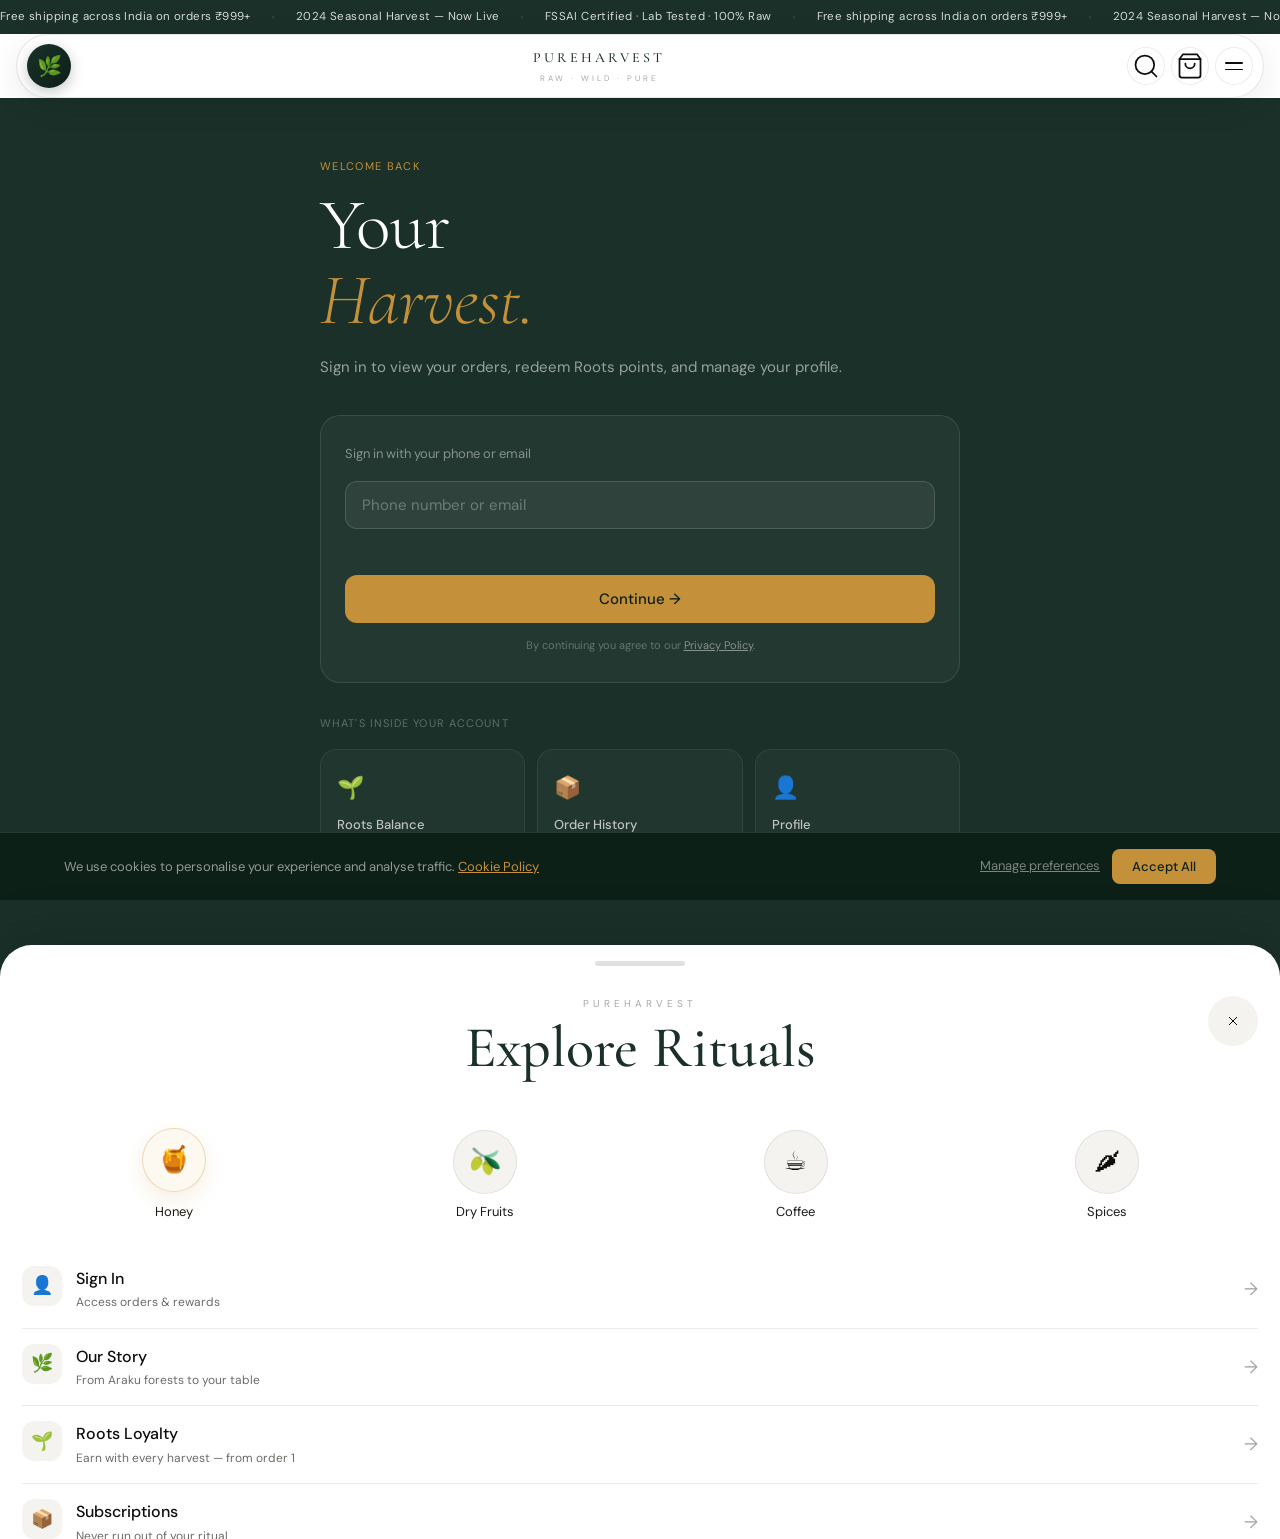
<file: account.html>
<!DOCTYPE html>
<html lang="en">
<head>
  <meta charset="UTF-8" />
  <meta name="viewport" content="width=device-width, initial-scale=1.0" />
  <title>My Account — PureHarvest Organics</title>
  <link rel="preconnect" href="https://fonts.googleapis.com" />
  <link rel="preconnect" href="https://fonts.gstatic.com" crossorigin />
  <link href="https://fonts.googleapis.com/css2?family=Cormorant+Garamond:ital,wght@0,300;0,400;0,500;0,600;1,300;1,400;1,500&family=DM+Sans:opsz,wght@9..40,300;9..40,400;9..40,500&display=swap" rel="stylesheet" />
  <link rel="stylesheet" href="style.css" />

  <!-- Microsoft Clarity — session recordings and heatmaps -->
  <script type="text/javascript">
    (function(c,l,a,r,i,t,y){
        c[a]=c[a]||function(){(c[a].q=c[a].q||[]).push(arguments)};
        t=l.createElement(r);t.async=1;t.src="https://www.clarity.ms/tag/"+i;
        y=l.getElementsByTagName(r)[0];y.parentNode.insertBefore(t,y);
    })(window, document, "clarity", "script", "x6j5tml7vd");
  </script>

  <!-- Google Analytics (GA4) — traffic, conversions and events -->
  <script async src="https://www.googletagmanager.com/gtag/js?id=G-11TJLZM6SY"></script>
  <script>
    window.dataLayer = window.dataLayer || [];
    function gtag(){dataLayer.push(arguments);}
    gtag('js', new Date());
    gtag('config', 'G-11TJLZM6SY');
  </script>
</head>
<body>

<!-- ANNOUNCEMENT BAR -->
<div class="ann-bar">
  <div class="ann-track">
    <span>Free shipping across India on orders ₹999+</span>
    <span class="ann-sep">◦</span>
    <span>2024 Seasonal Harvest — Now Live</span>
    <span class="ann-sep">◦</span>
    <span>FSSAI Certified · Lab Tested · 100% Raw</span>
    <span class="ann-sep">◦</span>
    <span>Free shipping across India on orders ₹999+</span>
    <span class="ann-sep">◦</span>
    <span>2024 Seasonal Harvest — Now Live</span>
    <span class="ann-sep">◦</span>
    <span>FSSAI Certified · Lab Tested · 100% Raw</span>
    <span class="ann-sep">◦</span>
  </div>
</div>

<!-- HEADER -->
<header class="site-header" id="siteHeader">
  <div class="header-shell">
    <div class="header-logo"><div class="logo-mark">🌿</div></div>
    <div class="header-brand">
      <a href="index.html"><p class="brand-name">PUREHARVEST</p></a>
      <span class="brand-tagline">RAW · WILD · PURE</span>
    </div>
    <div class="header-actions">
      <button class="hdr-btn" aria-label="Search">
        <svg width="28" height="28" viewBox="0 0 24 24" fill="none" stroke="currentColor" stroke-width="1.5" stroke-linecap="round" stroke-linejoin="round"><circle cx="11" cy="11" r="8"/><path d="M21 21l-4.35-4.35"/></svg>
      </button>
      <button class="hdr-btn cart-hdr-btn" aria-label="Cart">
        <svg width="28" height="28" viewBox="0 0 24 24" fill="none" stroke="currentColor" stroke-width="1.5" stroke-linecap="round" stroke-linejoin="round"><path d="M6 2L3 6v14a2 2 0 002 2h14a2 2 0 002-2V6l-3-4z"/><line x1="3" y1="6" x2="21" y2="6"/><path d="M16 10a4 4 0 01-8 0"/></svg>
        <span class="cart-dot"></span>
      </button>
      <button class="hdr-btn menu-hdr-btn" id="menuToggle" aria-label="Open menu">
        <div class="hlines"><span></span><span></span></div>
      </button>
    </div>
  </div>
</header>

<div class="menu-overlay" id="menuOverlay"></div>

<!-- SEARCH OVERLAY -->
<div class="search-overlay" id="searchOverlay">
  <div class="search-backdrop" id="searchBackdrop"></div>
  <div class="search-panel">
    <div class="search-inner">
      <input type="text" class="search-input" id="searchInput" placeholder="Search honey, coffee, spices..." autocomplete="off" />
      <button class="search-close" id="searchClose">✕</button>
    </div>
    <div class="search-results" id="searchResults"></div>
  </div>
</div>

<!-- CART SIDEBAR -->
<div class="cart-sidebar" id="cartSidebar">
  <div class="cart-backdrop" id="cartBackdrop"></div>
  <div class="cart-panel">
    <div class="cart-head">
      <h3 class="cart-title">Your Ritual</h3>
      <button class="cart-close" id="cartClose">✕</button>
    </div>
    <div class="cart-items" id="cartItems">
      <div class="cart-empty">
        <div class="cart-empty-icon">🌿</div>
        <p>Your basket is empty.</p>
        <p style="font-size:13px;color:var(--muted)">Add something from the harvest.</p>
      </div>
    </div>
    <div class="cart-foot">
      <div class="cart-total"><span>Total</span><span id="cartTotal">₹0</span></div>
      <button class="btn-primary btn-block" id="checkoutBtn">Proceed to Checkout →</button>
    </div>
  </div>
</div>

<!-- RITUAL DRAWER -->
<div id="ritualDrawer" class="ritual-drawer">
  <div class="drawer-grip"></div>
  <div class="drawer-head">
    <div><p class="drawer-eyebrow">PUREHARVEST</p><h2 class="drawer-title">Explore Rituals</h2></div>
    <button class="drawer-close" id="closeDrawer" aria-label="Close menu">
      <svg width="16" height="16" viewBox="0 0 24 24" fill="none" stroke="currentColor" stroke-width="1.5"><path d="M18 6L6 18M6 6l12 12"/></svg>
    </button>
  </div>
  <div class="drawer-orbs">
    <a href="product-honey.html" class="orb orb-active"><div class="orb-ring">🍯</div><span>Honey</span></a>
    <a href="product-honey.html" class="orb"><div class="orb-ring">🫒</div><span>Dry Fruits</span></a>
    <a href="product-honey.html" class="orb"><div class="orb-ring">☕</div><span>Coffee</span></a>
    <a href="product-honey.html" class="orb"><div class="orb-ring">🌶</div><span>Spices</span></a>
  </div>
  <nav class="drawer-nav">
    <a href="account.html" class="d-link"><div class="d-link-l"><div class="d-icon">👤</div><div><p class="d-link-name">My Account</p><p class="d-link-sub">Orders, rewards &amp; profile</p></div></div><span class="d-arrow">→</span></a>
    <a href="index.html#story" class="d-link"><div class="d-link-l"><div class="d-icon">🌿</div><div><p class="d-link-name">Our Story</p><p class="d-link-sub">From Araku forests to your table</p></div></div><span class="d-arrow">→</span></a>
    <a href="roots.html" class="d-link"><div class="d-link-l"><div class="d-icon">🌱</div><div><p class="d-link-name">Roots Loyalty</p><p class="d-link-sub">Earn with every harvest — from order 1</p></div></div><span class="d-arrow">→</span></a>
    <a href="index.html#subscriptions" class="d-link"><div class="d-link-l"><div class="d-icon">📦</div><div><p class="d-link-name">Subscriptions</p><p class="d-link-sub">Never run out of your ritual</p></div></div><span class="d-arrow">→</span></a>
    <a href="#" class="d-link"><div class="d-link-l"><div class="d-icon">📖</div><div><p class="d-link-name">Journal</p><p class="d-link-sub">Stories, rituals &amp; slow living</p></div></div><span class="d-arrow">→</span></a>
    <a href="index.html#b2b" class="d-link"><div class="d-link-l"><div class="d-icon">🌍</div><div><p class="d-link-name">Exports &amp; B2B</p><p class="d-link-sub">Bringing Araku to the world</p></div></div><span class="d-arrow">→</span></a>
    <a href="contact.html" class="d-link"><div class="d-link-l"><div class="d-icon">✉️</div><div><p class="d-link-name">Contact</p><p class="d-link-sub">We'd love to hear from you</p></div></div><span class="d-arrow">→</span></a>
  </nav>
  <div class="drawer-foot-card">
    <span class="dfc-icon">🌱</span>
    <div><p class="dfc-title">Rooted in nature.</p><p class="dfc-sub">Crafted with intention.</p></div>
  </div>
</div>

<!-- ─── ACCOUNT PAGE ─── -->
<main class="acct-main">
  <div class="acct-wrap">

    <!-- Sign-in view (shown by default; hidden once signed in) -->
    <div class="acct-signin-view" id="acctSigninView">

      <div class="acct-hero">
        <p class="acct-eyebrow">Welcome back</p>
        <h1 class="acct-h1">Your<br><em>Harvest.</em></h1>
        <p class="acct-sub">Sign in to view your orders, redeem Roots points, and manage your profile.</p>
      </div>

      <!-- Sign-in form -->
      <div class="acct-card">
        <p class="acct-card-label">Sign in with your phone or email</p>
        <div class="acct-input-group" id="acctIdentifierGroup">
          <input
            type="text"
            class="acct-input"
            id="acctIdentifier"
            placeholder="Phone number or email"
            inputmode="email"
            autocomplete="username"
          />
          <p class="acct-hint" id="acctIdentifierHint"></p>
        </div>
        <button class="acct-cta" id="acctContinueBtn">Continue →</button>
        <p class="acct-privacy">By continuing you agree to our <a href="privacy.html">Privacy Policy</a>.</p>
      </div>

      <!-- Success / OTP sent state -->
      <div class="acct-sent" id="acctSentState">
        <div class="acct-sent-icon">📩</div>
        <p class="acct-sent-title">Check your inbox</p>
        <p class="acct-sent-sub">We've sent a sign-in link to <strong id="acctSentTo"></strong>. The link expires in 15 minutes.</p>
        <button class="acct-back" id="acctBackBtn">← Use a different address</button>
      </div>

      <!-- What you unlock after sign-in (teaser) -->
      <div class="acct-teaser">
        <p class="acct-teaser-label">What's inside your account</p>
        <div class="acct-teaser-grid">
          <div class="acct-teaser-card">
            <span class="acct-teaser-icon">🌱</span>
            <p class="acct-teaser-name">Roots Balance</p>
            <p class="acct-teaser-desc">Track points earned across every order and redeem for discounts.</p>
          </div>
          <div class="acct-teaser-card">
            <span class="acct-teaser-icon">📦</span>
            <p class="acct-teaser-name">Order History</p>
            <p class="acct-teaser-desc">View past orders, download invoices, and track deliveries.</p>
          </div>
          <div class="acct-teaser-card">
            <span class="acct-teaser-icon">👤</span>
            <p class="acct-teaser-name">Profile</p>
            <p class="acct-teaser-desc">Saved addresses, contact details, and communication preferences.</p>
          </div>
        </div>
      </div>

    </div>
    <!-- /Sign-in view -->

    <!-- Dashboard view — empty in source; JS-rendered after auth check -->
    <div id="acctDashboard" style="display:none"></div>

  </div>
</main>

<!-- FOOTER -->
<footer class="footer">
  <div class="section-wrap footer-inner">
    <div class="footer-top">
      <div class="footer-brand">
        <span class="footer-origin">Est. 2026 · Araku Valley, India</span>
        <p class="footer-desc">Raw forest honey crafted for slower mornings, mindful rituals, and intentional living. From the valley to the world.</p>
        <div class="footer-socials"><a href="#">Instagram</a><a href="#">WhatsApp</a><a href="#">Email</a></div>
      </div>
      <div class="footer-cols">
        <div class="footer-col"><h4>Shop</h4><a href="index.html#honey">Honey</a><a href="#">Dry Fruits</a><a href="#">Coffee</a><a href="#">Spices</a><a href="index.html#subscriptions">Subscriptions</a></div>
        <div class="footer-col"><h4>Discover</h4><a href="#">Our Story</a><a href="#">Journal</a><a href="#">Rituals</a><a href="#">Sustainability</a></div>
        <div class="footer-col"><h4>Business</h4><a href="#">Wholesale</a><a href="#">Exports</a><a href="#">Partner With Us</a><a href="#">Catalogue</a></div>
        <div class="footer-col"><h4>Support</h4><a href="shipping.html">Shipping</a><a href="refund.html">Returns</a><a href="#">FAQs</a><a href="contact.html">Contact</a></div>
        <div class="footer-col"><h4>Legal</h4><a href="privacy.html">Privacy Policy</a><a href="terms.html">Terms &amp; Conditions</a><a href="refund.html">Refund Policy</a><a href="shipping.html">Shipping Policy</a><a href="cookie.html">Cookie Policy</a></div>
      </div>
    </div>
  </div>
  <div class="footer-wordmark-wrap"><p class="footer-wordmark">PureHarvest</p></div>
  <div class="footer-bottom-bar">
    <p>© 2026 PureHarvest Organics</p>
    <p class="footer-credit">Designed &amp; developed by <span id="arcaneText">Arcane Labs</span></p>
    <div class="footer-legal">
      <a href="privacy.html">Privacy</a>
      <a href="terms.html">Terms</a>
      <a href="refund.html">Refund Policy</a>
      <a href="shipping.html">Shipping</a>
      <a href="cookie.html">Cookies</a>
    </div>
  </div>
</footer>

<script src="script.js"></script>
<script src="checkout.js"></script>
<script src="account.js"></script>

<!-- Cloudflare Web Analytics -->
<script defer src='https://static.cloudflareinsights.com/beacon.min.js' data-cf-beacon='{"token": "bb306b97acc943e2b715a00f781bbe0e"}'></script>
<!-- End Cloudflare Web Analytics -->
</body>
</html>
</file>
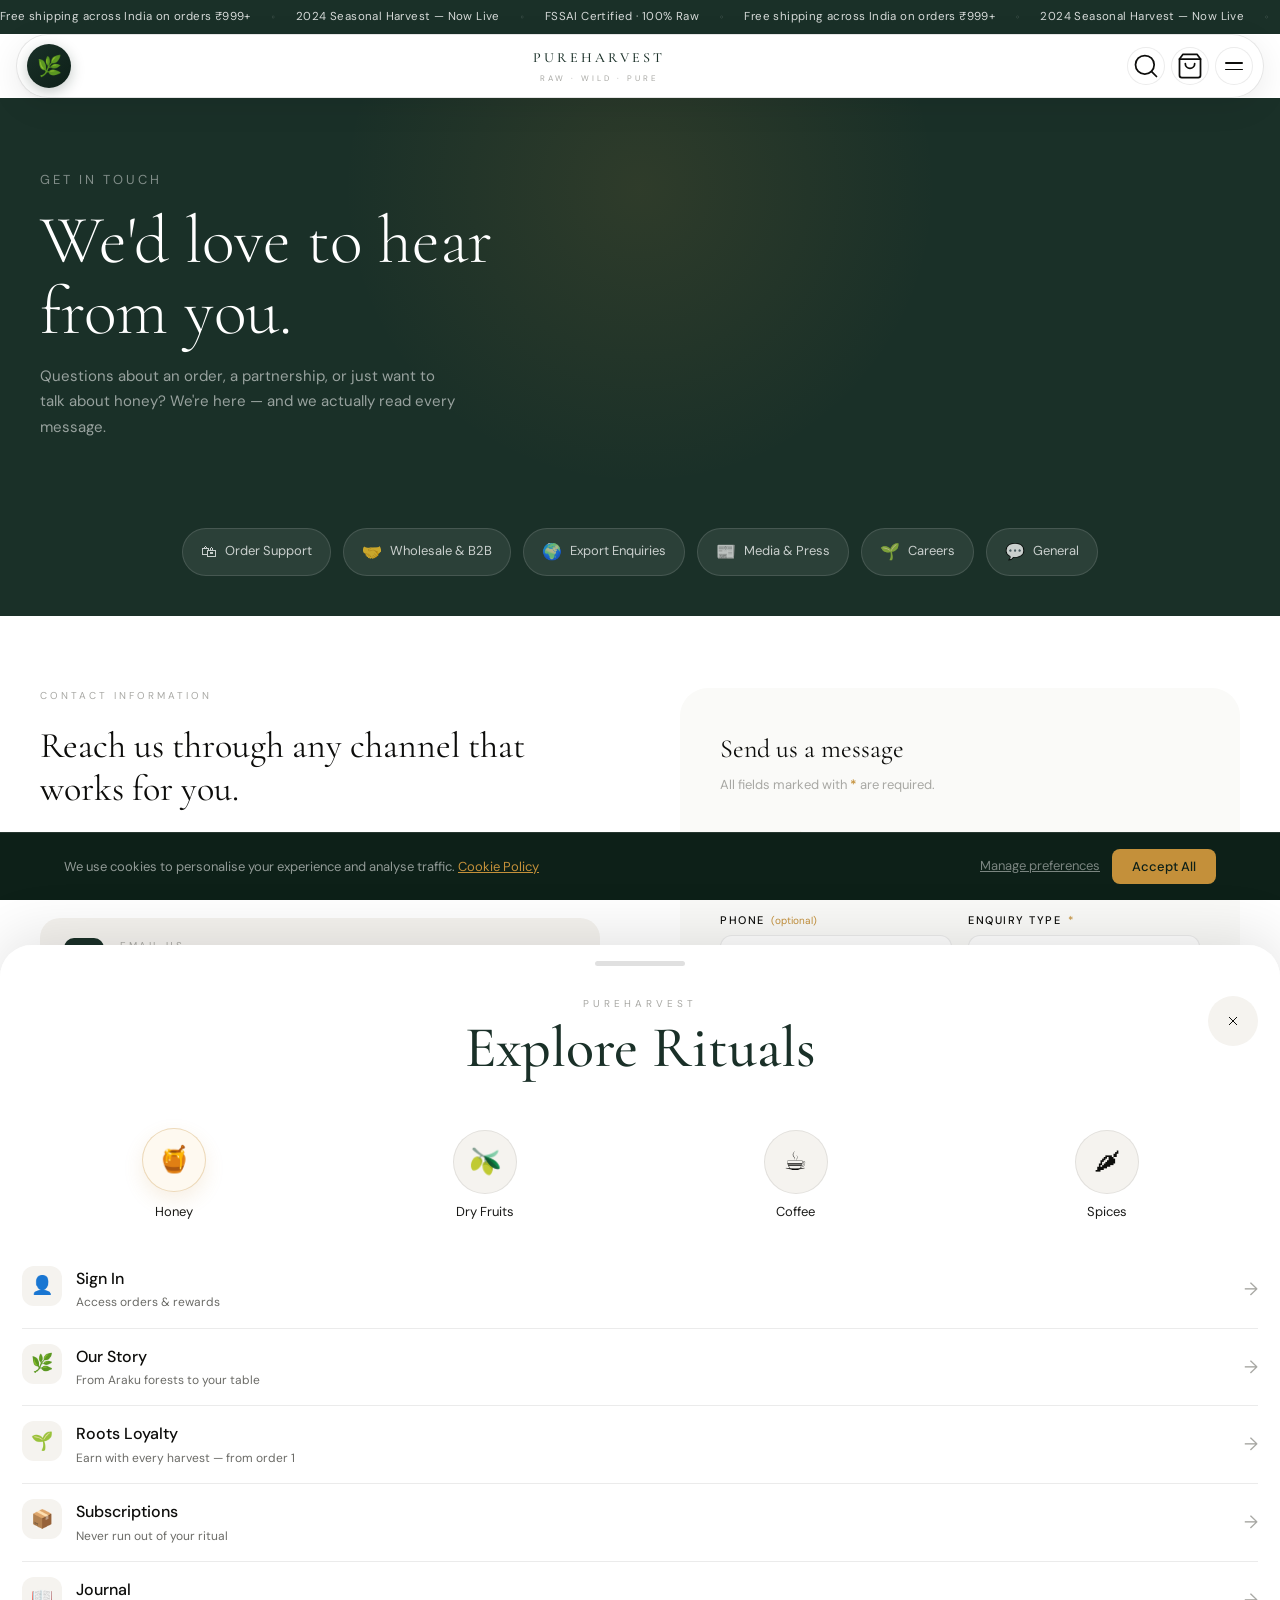
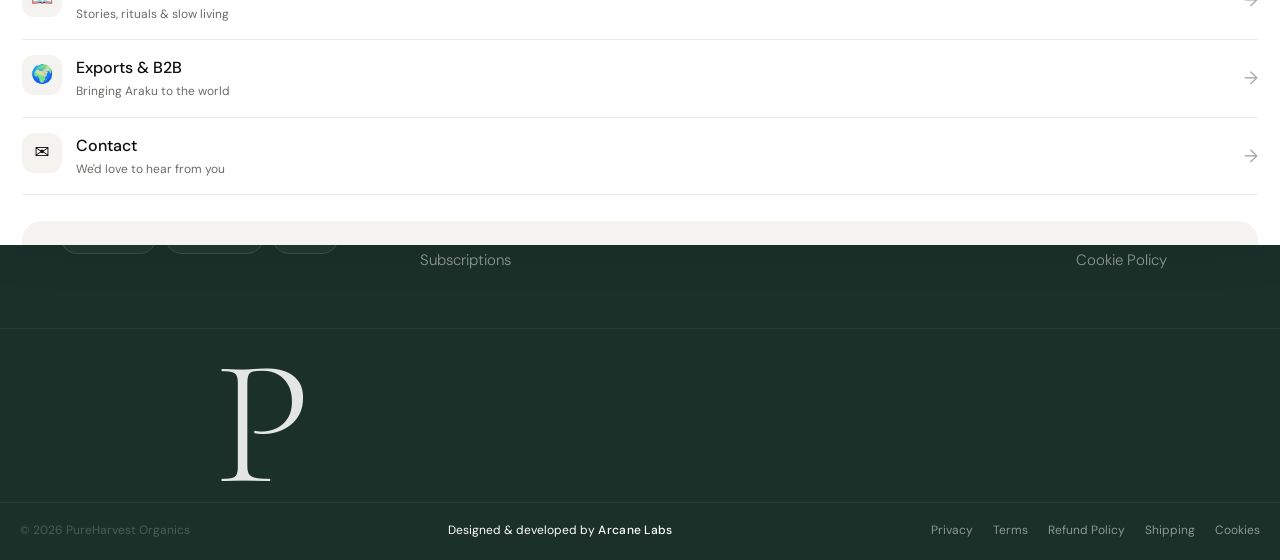
<file: contact.html>
<!DOCTYPE html>
<html lang="en">
<head>
  <meta charset="UTF-8" />
  <meta name="viewport" content="width=device-width, initial-scale=1.0" />
  <title>Contact Us — PureHarvest Organics</title>
  <link rel="preconnect" href="https://fonts.googleapis.com" />
  <link rel="preconnect" href="https://fonts.gstatic.com" crossorigin />
  <link href="https://fonts.googleapis.com/css2?family=Cormorant+Garamond:ital,wght@0,300;0,400;0,500;0,600;1,300;1,400;1,500&family=DM+Sans:opsz,wght@9..40,300;9..40,400;9..40,500&display=swap" rel="stylesheet" />
  <link rel="stylesheet" href="style.css" />
  <style>
    /* ── Contact Page Styles ─────────────── */
    .contact-hero {
      background: var(--forest);
      padding: 72px 20px 0;
      overflow: hidden;
      position: relative;
    }
    .contact-hero::before {
      content: '';
      position: absolute;
      bottom: 0; left: 50%; transform: translateX(-50%);
      width: 600px; height: 600px;
      background: radial-gradient(circle, rgba(196,144,58,0.12) 0%, transparent 70%);
      pointer-events: none;
    }
    .contact-hero-inner {
      max-width: 580px;
      position: relative;
      z-index: 1;
    }
    .contact-hero-inner .eyebrow { color: rgba(255,255,255,0.45); margin-bottom: 14px; }
    .contact-hero-title {
      font-family: var(--serif);
      font-size: clamp(40px, 6vw, 68px);
      font-weight: 300;
      color: #fff;
      line-height: 1.05;
      margin-bottom: 16px;
    }
    .contact-hero-sub {
      font-size: 15px;
      color: rgba(255,255,255,0.55);
      line-height: 1.7;
      max-width: 420px;
      margin-bottom: 48px;
    }

    /* ── Body ──────────────────────────── */
    .contact-body {
      background: var(--white);
      padding: 72px 20px 100px;
    }
    .contact-layout {
      display: grid;
      grid-template-columns: 1fr 1fr;
      gap: 80px;
      align-items: start;
    }
    @media (max-width: 860px) {
      .contact-layout { grid-template-columns: 1fr; gap: 52px; }
    }

    /* ── Info Panel ────────────────────── */
    .contact-info { }
    .contact-info-label {
      font-size: 10px;
      letter-spacing: 3px;
      text-transform: uppercase;
      color: var(--muted);
      margin-bottom: 20px;
      font-family: var(--sans);
    }
    .contact-info-title {
      font-family: var(--serif);
      font-size: clamp(26px, 3.5vw, 36px);
      font-weight: 400;
      color: var(--dark);
      line-height: 1.2;
      margin-bottom: 16px;
    }
    .contact-info-desc {
      font-size: 14.5px;
      color: var(--gray);
      line-height: 1.8;
      margin-bottom: 40px;
    }

    .contact-cards { display: flex; flex-direction: column; gap: 16px; }
    .contact-card {
      display: flex;
      gap: 16px;
      align-items: flex-start;
      background: var(--warm);
      border-radius: var(--r-md);
      padding: 20px 24px;
    }
    .contact-card-icon {
      width: 40px; height: 40px;
      background: var(--forest);
      border-radius: 10px;
      display: flex; align-items: center; justify-content: center;
      font-size: 18px;
      flex-shrink: 0;
    }
    .contact-card-body { }
    .contact-card-label {
      font-size: 10px;
      letter-spacing: 2.5px;
      text-transform: uppercase;
      color: var(--muted);
      font-family: var(--sans);
      margin-bottom: 4px;
    }
    .contact-card-value {
      font-size: 14px;
      color: var(--dark);
      font-weight: 500;
      line-height: 1.5;
    }
    .contact-card-value a { color: var(--forest); }
    .contact-card-value a:hover { text-decoration: underline; }
    .contact-card-note {
      font-size: 12px;
      color: var(--muted);
      margin-top: 2px;
    }

    .contact-response-note {
      margin-top: 28px;
      padding: 16px 20px;
      background: rgba(196,144,58,0.08);
      border-left: 3px solid var(--honey);
      border-radius: 0 var(--r-sm) var(--r-sm) 0;
    }
    .contact-response-note p {
      font-size: 13px;
      color: var(--dark);
      line-height: 1.6;
    }

    /* ── Form Panel ────────────────────── */
    .contact-form-wrap {
      background: var(--off-white);
      border-radius: var(--r-lg);
      padding: 40px 40px;
    }
    @media (max-width: 520px) { .contact-form-wrap { padding: 28px 20px; } }

    .contact-form-title {
      font-family: var(--serif);
      font-size: 26px;
      font-weight: 400;
      color: var(--dark);
      margin-bottom: 6px;
    }
    .contact-form-subtitle {
      font-size: 13px;
      color: var(--muted);
      margin-bottom: 32px;
    }

    .form-row { display: grid; grid-template-columns: 1fr 1fr; gap: 16px; }
    @media (max-width: 520px) { .form-row { grid-template-columns: 1fr; } }

    .form-group { display: flex; flex-direction: column; gap: 6px; margin-bottom: 16px; }
    .form-group:last-of-type { margin-bottom: 0; }
    .form-label {
      font-size: 11px;
      letter-spacing: 1.5px;
      text-transform: uppercase;
      color: var(--dark);
      font-family: var(--sans);
      font-weight: 500;
    }
    .form-label span { color: var(--honey); margin-left: 2px; }
    .form-optional {
      font-size: 10px;
      color: var(--muted);
      text-transform: none;
      letter-spacing: 0;
      margin-left: 4px;
      font-weight: 400;
    }

    .form-input,
    .form-select,
    .form-textarea {
      width: 100%;
      background: #fff;
      border: 1.5px solid var(--border);
      border-radius: var(--r-sm);
      padding: 12px 14px;
      font-family: var(--sans);
      font-size: 14px;
      color: var(--dark);
      transition: border-color 0.2s, box-shadow 0.2s;
      outline: none;
      box-sizing: border-box;
      -webkit-appearance: none;
      appearance: none;
    }
    .form-input::placeholder,
    .form-textarea::placeholder { color: rgba(0,0,0,0.28); }
    .form-input:focus,
    .form-select:focus,
    .form-textarea:focus {
      border-color: var(--forest);
      box-shadow: 0 0 0 3px rgba(26,48,40,0.08);
    }
    .form-input.error,
    .form-select.error,
    .form-textarea.error {
      border-color: #c0392b;
      box-shadow: 0 0 0 3px rgba(192,57,43,0.08);
    }

    .form-select-wrap { position: relative; }
    .form-select-wrap::after {
      content: '▾';
      position: absolute;
      right: 14px; top: 50%; transform: translateY(-50%);
      color: var(--muted);
      font-size: 13px;
      pointer-events: none;
    }
    .form-select { padding-right: 36px; cursor: pointer; }

    .form-textarea { resize: vertical; min-height: 140px; line-height: 1.6; }

    .form-error-msg {
      font-size: 11.5px;
      color: #c0392b;
      margin-top: 2px;
      display: none;
    }
    .form-group.has-error .form-error-msg { display: block; }

    .form-submit-row {
      display: flex;
      align-items: center;
      justify-content: space-between;
      gap: 16px;
      margin-top: 28px;
      flex-wrap: wrap;
    }
    .form-privacy-note {
      font-size: 12px;
      color: var(--muted);
      line-height: 1.5;
      flex: 1;
    }
    .form-privacy-note a { color: var(--forest); }

    .btn-contact-submit {
      display: inline-flex;
      align-items: center;
      gap: 8px;
      background: var(--forest);
      color: #fff;
      border: none;
      border-radius: var(--r-pill);
      padding: 14px 28px;
      font-family: var(--sans);
      font-size: 13px;
      font-weight: 500;
      letter-spacing: 0.5px;
      cursor: pointer;
      transition: background 0.2s, transform 0.15s;
      white-space: nowrap;
    }
    .btn-contact-submit:hover { background: var(--forest-2); transform: translateY(-1px); }
    .btn-contact-submit:active { transform: translateY(0); }
    .btn-contact-submit:disabled { opacity: 0.6; cursor: not-allowed; transform: none; }

    /* ── Success State ─────────────────── */
    .contact-success {
      display: none;
      text-align: center;
      padding: 48px 20px;
    }
    .contact-success.visible { display: block; }
    .success-icon {
      width: 64px; height: 64px;
      background: rgba(26,48,40,0.08);
      border-radius: 50%;
      display: flex; align-items: center; justify-content: center;
      font-size: 28px;
      margin: 0 auto 20px;
    }
    .success-title {
      font-family: var(--serif);
      font-size: 28px;
      font-weight: 400;
      color: var(--dark);
      margin-bottom: 10px;
    }
    .success-sub {
      font-size: 14px;
      color: var(--gray);
      line-height: 1.7;
      max-width: 340px;
      margin: 0 auto 28px;
    }
    .btn-back-form {
      font-size: 13px;
      color: var(--forest);
      font-weight: 500;
      cursor: pointer;
      background: none;
      border: none;
      text-decoration: underline;
      font-family: var(--sans);
    }

    /* ── Enquiry Types Strip ───────────── */
    .enquiry-types {
      padding: 40px 20px;
      background: var(--forest);
    }
    .enquiry-types-inner {
      display: flex;
      gap: 12px;
      flex-wrap: wrap;
      justify-content: center;
    }
    .eq-chip {
      display: flex;
      align-items: center;
      gap: 8px;
      background: rgba(255,255,255,0.08);
      border: 1px solid rgba(255,255,255,0.12);
      border-radius: var(--r-pill);
      padding: 10px 18px;
      font-size: 13px;
      color: rgba(255,255,255,0.75);
      font-family: var(--sans);
    }
    .eq-chip span { font-size: 16px; }
  </style>
  <!-- Microsoft Clarity — session recordings and heatmaps -->
  <script type="text/javascript">
    (function(c,l,a,r,i,t,y){
        c[a]=c[a]||function(){(c[a].q=c[a].q||[]).push(arguments)};
        t=l.createElement(r);t.async=1;t.src="https://www.clarity.ms/tag/"+i;
        y=l.getElementsByTagName(r)[0];y.parentNode.insertBefore(t,y);
    })(window, document, "clarity", "script", "x6j5tml7vd");
  </script>
  <!-- Google Analytics (GA4) — traffic, conversions and events -->
  <script async src="https://www.googletagmanager.com/gtag/js?id=G-11TJLZM6SY"></script>
  <script>
    window.dataLayer = window.dataLayer || [];
    function gtag(){dataLayer.push(arguments);}
    gtag('js', new Date());
    gtag('config', 'G-11TJLZM6SY');
  </script>
</head>
<body>

<!-- ANNOUNCEMENT BAR -->
<div class="ann-bar">
  <div class="ann-track">
    <span>Free shipping across India on orders ₹999+</span>
    <span class="ann-sep">◦</span>
    <span>2024 Seasonal Harvest — Now Live</span>
    <span class="ann-sep">◦</span>
    <span>FSSAI Certified · 100% Raw</span>
    <span class="ann-sep">◦</span>
    <span>Free shipping across India on orders ₹999+</span>
    <span class="ann-sep">◦</span>
    <span>2024 Seasonal Harvest — Now Live</span>
    <span class="ann-sep">◦</span>
    <span>FSSAI Certified · 100% Raw</span>
    <span class="ann-sep">◦</span>
  </div>
</div>

<!-- HEADER -->
<header class="site-header" id="siteHeader">
  <div class="header-shell">
    <div class="header-logo"><div class="logo-mark">🌿</div></div>
    <div class="header-brand">
      <a href="index.html"><p class="brand-name">PUREHARVEST</p></a>
      <span class="brand-tagline">RAW · WILD · PURE</span>
    </div>
    <div class="header-actions">
      <button class="hdr-btn" aria-label="Search">
        <svg width="28" height="28" viewBox="0 0 24 24" fill="none" stroke="currentColor" stroke-width="1.5" stroke-linecap="round" stroke-linejoin="round"><circle cx="11" cy="11" r="8"/><path d="M21 21l-4.35-4.35"/></svg>
      </button>
      <button class="hdr-btn cart-hdr-btn" aria-label="Cart">
        <svg width="28" height="28" viewBox="0 0 24 24" fill="none" stroke="currentColor" stroke-width="1.5" stroke-linecap="round" stroke-linejoin="round"><path d="M6 2L3 6v14a2 2 0 002 2h14a2 2 0 002-2V6l-3-4z"/><line x1="3" y1="6" x2="21" y2="6"/><path d="M16 10a4 4 0 01-8 0"/></svg>
        <span class="cart-dot"></span>
      </button>
      <button class="hdr-btn menu-hdr-btn" id="menuToggle" aria-label="Open menu">
        <div class="hlines"><span></span><span></span></div>
      </button>
    </div>
  </div>
</header>

<div class="menu-overlay" id="menuOverlay"></div>

<!-- SEARCH OVERLAY -->
<div class="search-overlay" id="searchOverlay">
  <div class="search-backdrop" id="searchBackdrop"></div>
  <div class="search-panel">
    <div class="search-inner">
      <input type="text" class="search-input" id="searchInput" placeholder="Search honey, coffee, spices..." autocomplete="off" />
      <button class="search-close" id="searchClose">✕</button>
    </div>
    <div class="search-results" id="searchResults"></div>
  </div>
</div>

<!-- CART SIDEBAR -->
<div class="cart-sidebar" id="cartSidebar">
  <div class="cart-backdrop" id="cartBackdrop"></div>
  <div class="cart-panel">
    <div class="cart-head">
      <h3 class="cart-title">Your Ritual</h3>
      <button class="cart-close" id="cartClose">✕</button>
    </div>
    <div class="cart-items" id="cartItems">
      <div class="cart-empty">
        <div class="cart-empty-icon">🌿</div>
        <p>Your basket is empty.</p>
        <p style="font-size:13px;color:var(--muted)">Add something from the harvest.</p>
      </div>
    </div>
    <div class="cart-foot">
      <div class="cart-total"><span>Total</span><span id="cartTotal">₹0</span></div>
      <button class="btn-primary btn-block" id="checkoutBtn">Proceed to Checkout →</button>
    </div>
  </div>
</div>

<!-- RITUAL DRAWER -->
<div id="ritualDrawer" class="ritual-drawer">
  <div class="drawer-grip"></div>
  <div class="drawer-head">
    <div><p class="drawer-eyebrow">PUREHARVEST</p><h2 class="drawer-title">Explore Rituals</h2></div>
    <button class="drawer-close" id="closeDrawer" aria-label="Close menu">
      <svg width="16" height="16" viewBox="0 0 24 24" fill="none" stroke="currentColor" stroke-width="1.5"><path d="M18 6L6 18M6 6l12 12"/></svg>
    </button>
  </div>
  <div class="drawer-orbs">
    <a href="product-honey.html" class="orb orb-active"><div class="orb-ring">🍯</div><span>Honey</span></a>
    <a href="product-honey.html" class="orb"><div class="orb-ring">🫒</div><span>Dry Fruits</span></a>
    <a href="product-honey.html" class="orb"><div class="orb-ring">☕</div><span>Coffee</span></a>
    <a href="product-honey.html" class="orb"><div class="orb-ring">🌶</div><span>Spices</span></a>
  </div>
  <nav class="drawer-nav">
    <!-- My Account first — returning customers; Contact last — utility -->
    <a href="account.html" class="d-link"><div class="d-link-l"><div class="d-icon">👤</div><div><p class="d-link-name">My Account</p><p class="d-link-sub">Orders, rewards &amp; profile</p></div></div><span class="d-arrow">→</span></a>
    <a href="index.html#story" class="d-link"><div class="d-link-l"><div class="d-icon">🌿</div><div><p class="d-link-name">Our Story</p><p class="d-link-sub">From Araku forests to your table</p></div></div><span class="d-arrow">→</span></a>
    <a href="roots.html" class="d-link"><div class="d-link-l"><div class="d-icon">🌱</div><div><p class="d-link-name">Roots Loyalty</p><p class="d-link-sub">Earn with every harvest — from order 1</p></div></div><span class="d-arrow">→</span></a>
    <a href="index.html#subscriptions" class="d-link"><div class="d-link-l"><div class="d-icon">📦</div><div><p class="d-link-name">Subscriptions</p><p class="d-link-sub">Never run out of your ritual</p></div></div><span class="d-arrow">→</span></a>
    <a href="#" class="d-link"><div class="d-link-l"><div class="d-icon">📖</div><div><p class="d-link-name">Journal</p><p class="d-link-sub">Stories, rituals &amp; slow living</p></div></div><span class="d-arrow">→</span></a>
    <a href="index.html#b2b" class="d-link"><div class="d-link-l"><div class="d-icon">🌍</div><div><p class="d-link-name">Exports &amp; B2B</p><p class="d-link-sub">Bringing Araku to the world</p></div></div><span class="d-arrow">→</span></a>
    <a href="contact.html" class="d-link"><div class="d-link-l"><div class="d-icon">✉️</div><div><p class="d-link-name">Contact</p><p class="d-link-sub">We'd love to hear from you</p></div></div><span class="d-arrow">→</span></a>
  </nav>
  <div class="drawer-foot-card">
    <span class="dfc-icon">🌱</span>
    <div><p class="dfc-title">Rooted in nature.</p><p class="dfc-sub">Crafted with intention.</p></div>
  </div>
</div>


<!-- ── HERO ───────────────────────── -->
<section class="contact-hero">
  <div class="section-wrap">
    <div class="contact-hero-inner">
      <p class="eyebrow">Get In Touch</p>
      <h1 class="contact-hero-title">We'd love to hear from you.</h1>
      <p class="contact-hero-sub">Questions about an order, a partnership, or just want to talk about honey? We're here — and we actually read every message.</p>
    </div>
  </div>
</section>

<!-- ── ENQUIRY TYPE CHIPS ──────────── -->
<div class="enquiry-types">
  <div class="enquiry-types-inner">
    <div class="eq-chip"><span>🛍</span> Order Support</div>
    <div class="eq-chip"><span>🤝</span> Wholesale &amp; B2B</div>
    <div class="eq-chip"><span>🌍</span> Export Enquiries</div>
    <div class="eq-chip"><span>📰</span> Media &amp; Press</div>
    <div class="eq-chip"><span>🌱</span> Careers</div>
    <div class="eq-chip"><span>💬</span> General</div>
  </div>
</div>


<!-- ── CONTACT BODY ───────────────── -->
<div class="contact-body">
  <div class="section-wrap contact-layout">

    <!-- LEFT: Info -->
    <div class="contact-info">
      <p class="contact-info-label">Contact Information</p>
      <h2 class="contact-info-title">Reach us through any channel that works for you.</h2>
      <p class="contact-info-desc">We're a small, passionate team. Every enquiry is read and replied to personally — no bots, no auto-responders for real questions.</p>

      <div class="contact-cards">
        <div class="contact-card">
          <div class="contact-card-icon">📧</div>
          <div class="contact-card-body">
            <p class="contact-card-label">Email Us</p>
            <p class="contact-card-value"><a href="mailto:support@pureharvest.com">support@pureharvest.com</a></p>
            <p class="contact-card-note">For orders, shipping &amp; general questions</p>
          </div>
        </div>
        <div class="contact-card">
          <div class="contact-card-icon">🤝</div>
          <div class="contact-card-body">
            <p class="contact-card-label">Business &amp; Wholesale</p>
            <p class="contact-card-value"><a href="mailto:b2b@pureharvest.com">b2b@pureharvest.com</a></p>
            <p class="contact-card-note">Wholesale, B2B, export &amp; distribution enquiries</p>
          </div>
        </div>
        <div class="contact-card">
          <div class="contact-card-icon">📍</div>
          <div class="contact-card-body">
            <p class="contact-card-label">Our Location</p>
            <p class="contact-card-value">Araku Valley, Visakhapatnam<br/>Andhra Pradesh, India</p>
            <p class="contact-card-note">Sourced from the Eastern Ghats</p>
          </div>
        </div>
        <div class="contact-card">
          <div class="contact-card-icon">🕐</div>
          <div class="contact-card-body">
            <p class="contact-card-label">Support Hours</p>
            <p class="contact-card-value">Mon – Sat · 10 AM – 6 PM IST</p>
            <p class="contact-card-note">Closed Sundays &amp; national holidays</p>
          </div>
        </div>
      </div>

      <div class="contact-response-note">
        <p>⏱ <strong>Response time:</strong> We aim to respond to all enquiries within <strong>24–48 business hours</strong>. For urgent order issues, please include your order number in the subject line.</p>
      </div>
    </div>

    <!-- RIGHT: Form -->
    <div class="contact-form-wrap">
      <div id="contactFormArea">
        <h3 class="contact-form-title">Send us a message</h3>
        <p class="contact-form-subtitle">All fields marked with <span style="color:var(--honey);font-weight:600">*</span> are required.</p>

        <form id="contactForm" novalidate>

          <div class="form-row">
            <div class="form-group" id="fg-name">
              <label class="form-label" for="contactName">Full Name <span>*</span></label>
              <input type="text" id="contactName" class="form-input" placeholder="Your full name" autocomplete="name" />
              <span class="form-error-msg">Please enter your name.</span>
            </div>
            <div class="form-group" id="fg-email">
              <label class="form-label" for="contactEmail">Email Address <span>*</span></label>
              <input type="email" id="contactEmail" class="form-input" placeholder="you@example.com" autocomplete="email" />
              <span class="form-error-msg">Please enter a valid email.</span>
            </div>
          </div>

          <div class="form-row">
            <div class="form-group" id="fg-phone">
              <label class="form-label" for="contactPhone">Phone <span class="form-optional">(optional)</span></label>
              <input type="tel" id="contactPhone" class="form-input" placeholder="+91 98765 43210" autocomplete="tel" />
            </div>
            <div class="form-group" id="fg-type">
              <label class="form-label" for="contactType">Enquiry Type <span>*</span></label>
              <div class="form-select-wrap">
                <select id="contactType" class="form-select">
                  <option value="" disabled selected>Select a topic</option>
                  <option value="order">Order Support</option>
                  <option value="general">General Enquiry</option>
                  <option value="wholesale">Wholesale / Bulk</option>
                  <option value="b2b">B2B &amp; Export</option>
                  <option value="subscription">Subscription Help</option>
                  <option value="media">Media &amp; Press</option>
                  <option value="careers">Careers</option>
                  <option value="other">Other</option>
                </select>
              </div>
              <span class="form-error-msg">Please select an enquiry type.</span>
            </div>
          </div>

          <div class="form-group" id="fg-subject">
            <label class="form-label" for="contactSubject">Subject <span>*</span></label>
            <input type="text" id="contactSubject" class="form-input" placeholder="Brief subject of your message" />
            <span class="form-error-msg">Please enter a subject.</span>
          </div>

          <div class="form-group" id="fg-message">
            <label class="form-label" for="contactMessage">Message <span>*</span></label>
            <textarea id="contactMessage" class="form-textarea" placeholder="Tell us more — the more detail you share, the better we can help you."></textarea>
            <span class="form-error-msg">Please enter your message.</span>
          </div>

          <!-- Order number field — shown conditionally -->
          <div class="form-group" id="fg-order" style="display:none">
            <label class="form-label" for="contactOrder">Order Number <span class="form-optional">(if applicable)</span></label>
            <input type="text" id="contactOrder" class="form-input" placeholder="e.g. PH-20260526-001" />
          </div>

          <div class="form-submit-row">
            <p class="form-privacy-note">By submitting, you agree to our <a href="privacy.html">Privacy Policy</a>. We'll only use your details to respond to your enquiry.</p>
            <button type="submit" class="btn-contact-submit" id="submitBtn">
              Send Message
              <svg width="14" height="14" viewBox="0 0 24 24" fill="none" stroke="currentColor" stroke-width="2" stroke-linecap="round" stroke-linejoin="round"><path d="M22 2L11 13M22 2L15 22 11 13 2 9l20-7z"/></svg>
            </button>
          </div>

        </form>
      </div>

      <!-- Success State -->
      <div class="contact-success" id="contactSuccess">
        <div class="success-icon">🌿</div>
        <h3 class="success-title">Message received.</h3>
        <p class="success-sub">Thank you for reaching out. We'll get back to you within 24–48 business hours at the email you provided.</p>
        <button class="btn-back-form" id="backToForm">Send another message</button>
      </div>
    </div>

  </div>
</div>


<!-- FOOTER -->
<footer class="footer">
  <div class="section-wrap footer-inner">
    <div class="footer-top">
      <div class="footer-brand">
        <span class="footer-origin">Est. 2026 · Araku Valley, India</span>
        <p class="footer-desc">Raw forest honey crafted for slower mornings, mindful rituals, and intentional living. From the valley to the world.</p>
        <div class="footer-socials"><a href="#">Instagram</a><a href="#">WhatsApp</a><a href="#">Email</a></div>
      </div>
      <div class="footer-cols">
        <div class="footer-col"><h4>Shop</h4><a href="index.html#honey">Honey</a><a href="#">Dry Fruits</a><a href="#">Coffee</a><a href="#">Spices</a><a href="index.html#subscriptions">Subscriptions</a></div>
        <div class="footer-col"><h4>Discover</h4><a href="#">Our Story</a><a href="#">Journal</a><a href="#">Rituals</a><a href="#">Sustainability</a></div>
        <div class="footer-col"><h4>Business</h4><a href="#">Wholesale</a><a href="#">Exports</a><a href="#">Partner With Us</a><a href="#">Catalogue</a></div>
        <div class="footer-col"><h4>Support</h4><a href="shipping.html">Shipping</a><a href="refund.html">Returns</a><a href="#">FAQs</a><a href="contact.html">Contact</a></div>
        <div class="footer-col"><h4>Legal</h4><a href="privacy.html">Privacy Policy</a><a href="terms.html">Terms &amp; Conditions</a><a href="refund.html">Refund Policy</a><a href="shipping.html">Shipping Policy</a><a href="cookie.html">Cookie Policy</a></div>
      </div>
    </div>
  </div>
  <div class="footer-wordmark-wrap"><p class="footer-wordmark">PureHarvest</p></div>
  <div class="footer-bottom-bar">
    <p>© 2026 PureHarvest Organics</p>
    <p class="footer-credit">Designed &amp; developed by <span id="arcaneText">Arcane Labs</span></p>
    <div class="footer-legal">
      <a href="privacy.html">Privacy</a>
      <a href="terms.html">Terms</a>
      <a href="refund.html">Refund Policy</a>
      <a href="shipping.html">Shipping</a>
      <a href="cookie.html">Cookies</a>
    </div>
  </div>
</footer>

<script src="script.js"></script>
  <script src="checkout.js"></script>
<script>
  // Show order number field when "Order Support" is selected
  const typeSelect = document.getElementById('contactType');
  const orderGroup = document.getElementById('fg-order');
  typeSelect.addEventListener('change', () => {
    orderGroup.style.display = typeSelect.value === 'order' ? 'flex' : 'none';
  });

  // Form validation + submit
  const form = document.getElementById('contactForm');
  const formArea = document.getElementById('contactFormArea');
  const successEl = document.getElementById('contactSuccess');
  const submitBtn = document.getElementById('submitBtn');

  const required = [
    { id: 'contactName',    fg: 'fg-name',    check: v => v.trim().length >= 2 },
    { id: 'contactEmail',   fg: 'fg-email',   check: v => /^[^\s@]+@[^\s@]+\.[^\s@]+$/.test(v.trim()) },
    { id: 'contactType',    fg: 'fg-type',    check: v => v !== '' },
    { id: 'contactSubject', fg: 'fg-subject', check: v => v.trim().length >= 3 },
    { id: 'contactMessage', fg: 'fg-message', check: v => v.trim().length >= 10 },
  ];

  required.forEach(({ id }) => {
    document.getElementById(id).addEventListener('input', () => clearError(id));
    document.getElementById(id).addEventListener('change', () => clearError(id));
  });

  function clearError(id) {
    const el = document.getElementById(id);
    el.classList.remove('error');
    el.closest('.form-group').classList.remove('has-error');
  }

  form.addEventListener('submit', e => {
    e.preventDefault();
    let valid = true;
    required.forEach(({ id, fg, check }) => {
      const el = document.getElementById(id);
      if (!check(el.value)) {
        el.classList.add('error');
        document.getElementById(fg).classList.add('has-error');
        valid = false;
      }
    });
    if (!valid) return;

    submitBtn.disabled = true;
    submitBtn.textContent = 'Sending…';

    // Simulate network delay — replace with real fetch() when backend is ready
    setTimeout(() => {
      formArea.style.display = 'none';
      successEl.classList.add('visible');
    }, 900);
  });

  document.getElementById('backToForm').addEventListener('click', () => {
    form.reset();
    orderGroup.style.display = 'none';
    submitBtn.disabled = false;
    submitBtn.innerHTML = 'Send Message <svg width="14" height="14" viewBox="0 0 24 24" fill="none" stroke="currentColor" stroke-width="2" stroke-linecap="round" stroke-linejoin="round"><path d="M22 2L11 13M22 2L15 22 11 13 2 9l20-7z"/></svg>';
    successEl.classList.remove('visible');
    formArea.style.display = 'block';
  });
</script>
  <!-- Cloudflare Web Analytics -->
  <script defer src='https://static.cloudflareinsights.com/beacon.min.js' data-cf-beacon='{"token": "bb306b97acc943e2b715a00f781bbe0e"}'></script>
  <!-- End Cloudflare Web Analytics -->
</body>
</html>
</file>
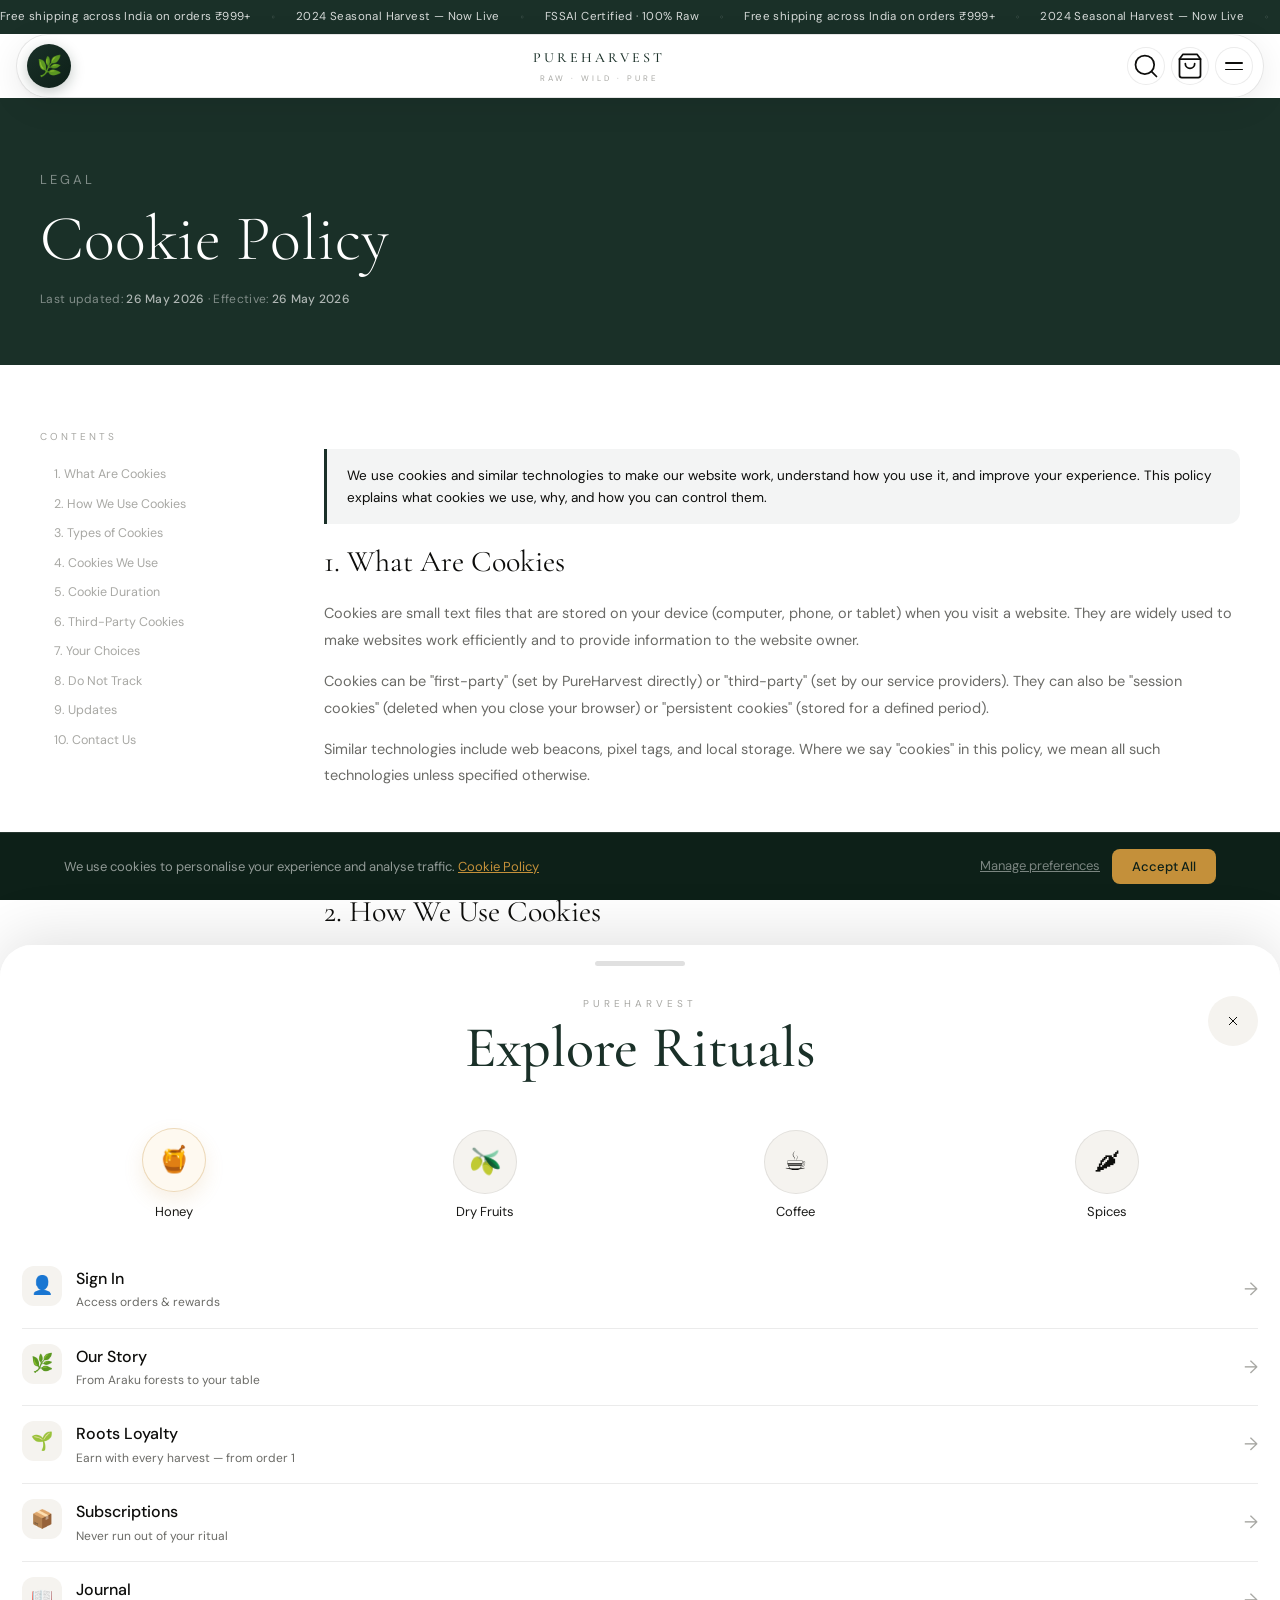
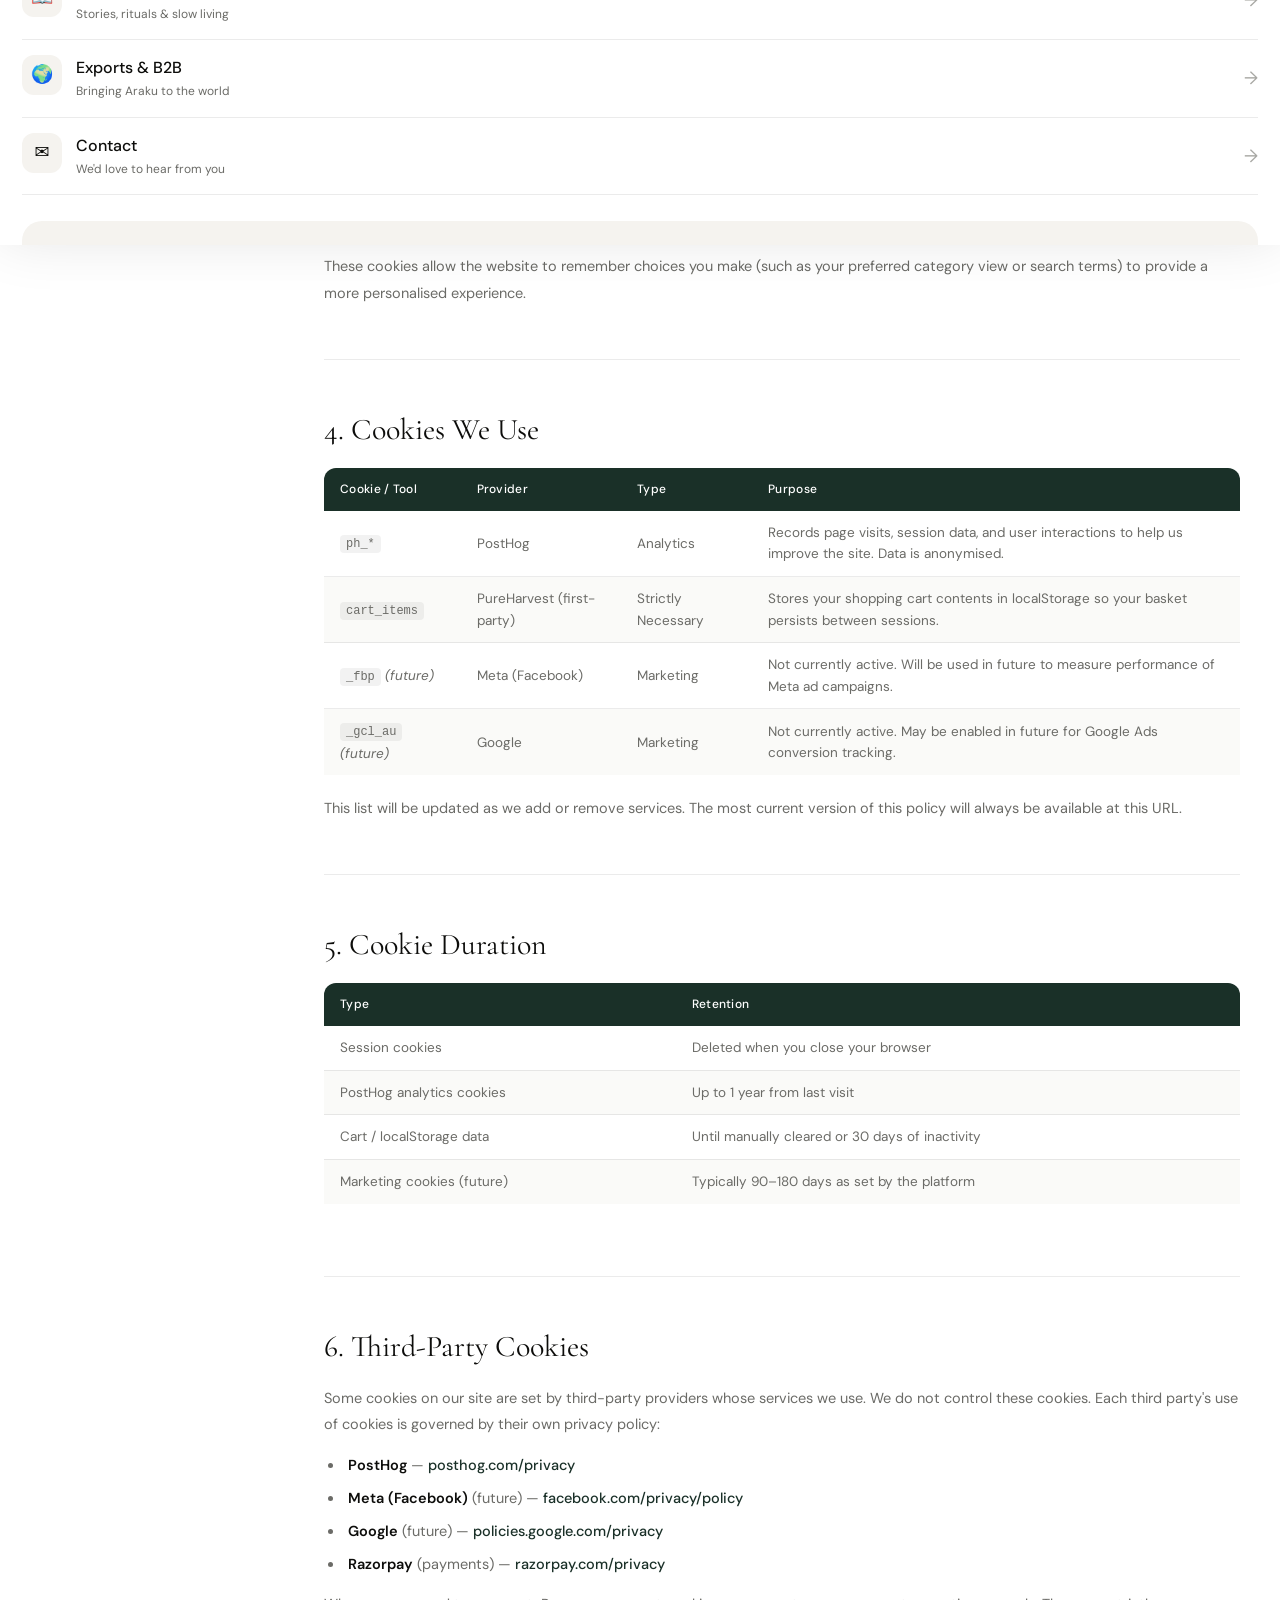
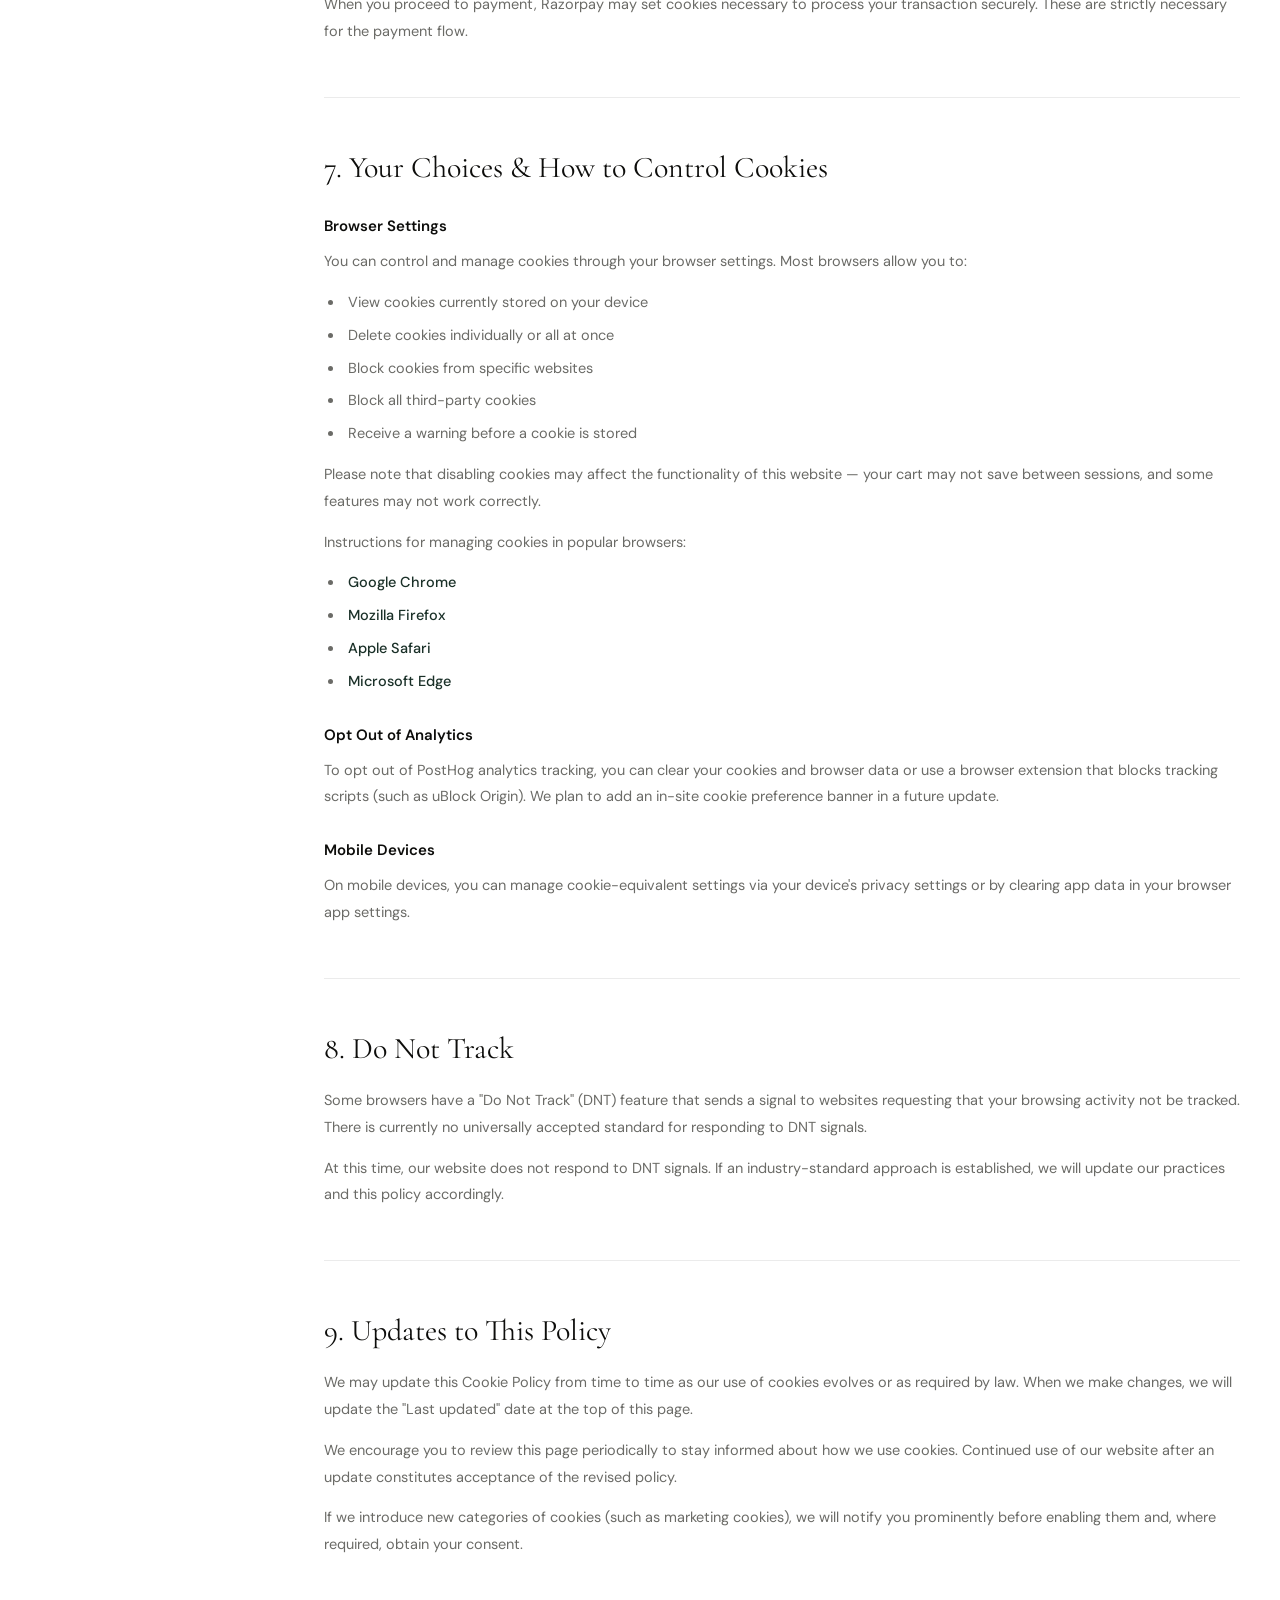
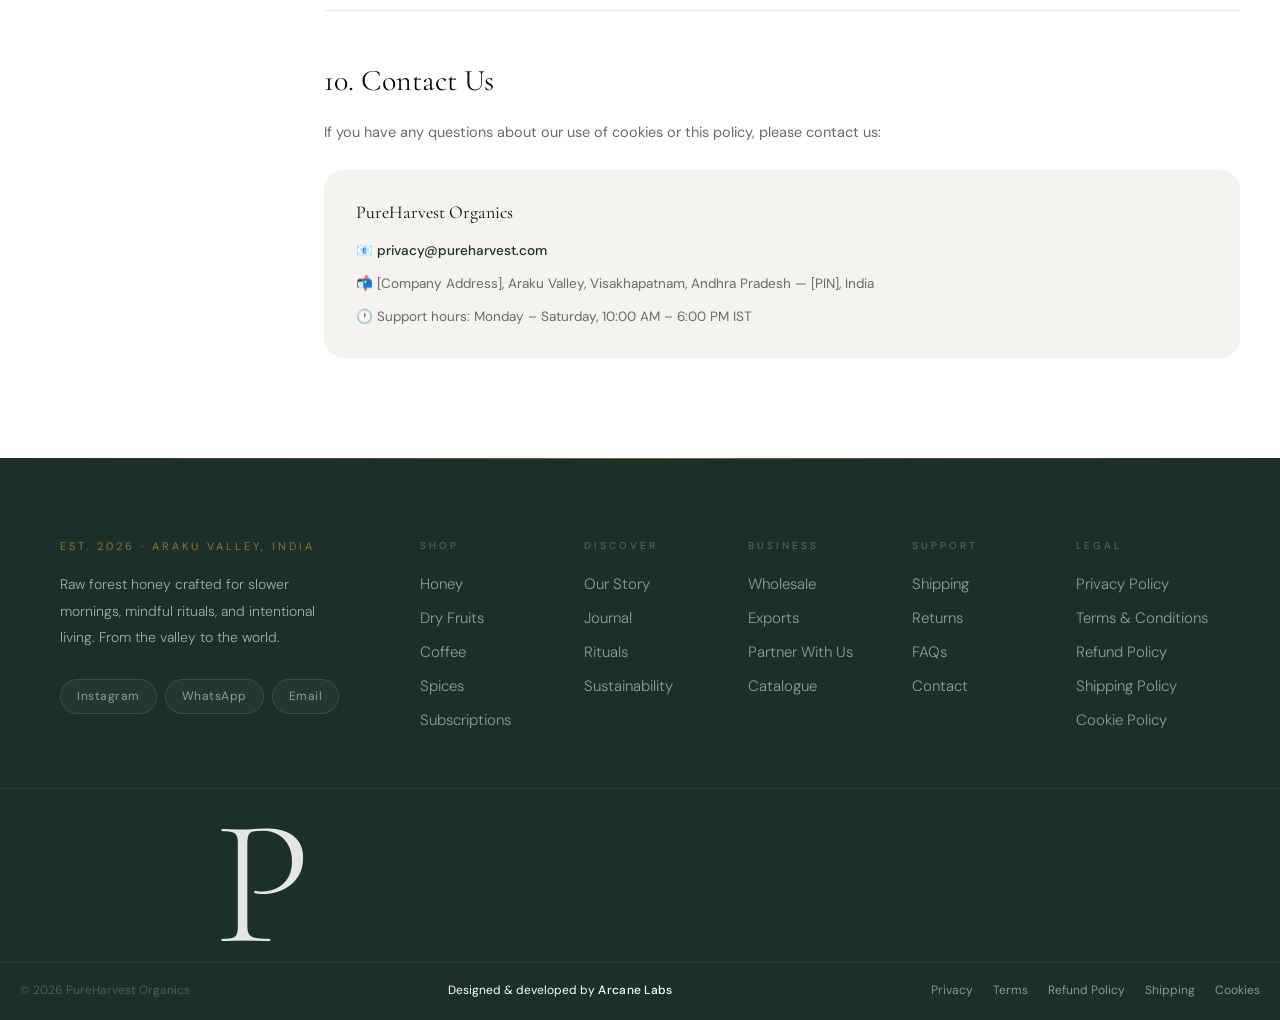
<file: cookie.html>
<!DOCTYPE html>
<html lang="en">
<head>
  <meta charset="UTF-8" />
  <meta name="viewport" content="width=device-width, initial-scale=1.0" />
  <title>Cookie Policy — PureHarvest Organics</title>
  <link rel="preconnect" href="https://fonts.googleapis.com" />
  <link rel="preconnect" href="https://fonts.gstatic.com" crossorigin />
  <link href="https://fonts.googleapis.com/css2?family=Cormorant+Garamond:ital,wght@0,300;0,400;0,500;0,600;1,300;1,400;1,500&family=DM+Sans:opsz,wght@9..40,300;9..40,400;9..40,500&display=swap" rel="stylesheet" />
  <link rel="stylesheet" href="style.css" />
  <link rel="stylesheet" href="legal.css" />
  
  <!-- Microsoft Clarity — session recordings and heatmaps -->
  <script type="text/javascript">
    (function(c,l,a,r,i,t,y){
        c[a]=c[a]||function(){(c[a].q=c[a].q||[]).push(arguments)};
        t=l.createElement(r);t.async=1;t.src="https://www.clarity.ms/tag/"+i;
        y=l.getElementsByTagName(r)[0];y.parentNode.insertBefore(t,y);
    })(window, document, "clarity", "script", "x6j5tml7vd");
  </script>
  
  <!-- Google Analytics (GA4) — traffic, conversions and events -->
  <script async src="https://www.googletagmanager.com/gtag/js?id=G-11TJLZM6SY"></script>
  <script>
    window.dataLayer = window.dataLayer || [];
    function gtag(){dataLayer.push(arguments);}
    gtag('js', new Date());
    gtag('config', 'G-11TJLZM6SY');
  </script>
</head>
<body>

<!-- ANNOUNCEMENT BAR -->
<div class="ann-bar">
  <div class="ann-track">
    <span>Free shipping across India on orders ₹999+</span>
    <span class="ann-sep">◦</span>
    <span>2024 Seasonal Harvest — Now Live</span>
    <span class="ann-sep">◦</span>
    <span>FSSAI Certified · 100% Raw</span>
    <span class="ann-sep">◦</span>
    <span>Free shipping across India on orders ₹999+</span>
    <span class="ann-sep">◦</span>
    <span>2024 Seasonal Harvest — Now Live</span>
    <span class="ann-sep">◦</span>
    <span>FSSAI Certified · 100% Raw</span>
    <span class="ann-sep">◦</span>
  </div>
</div>

<!-- HEADER -->
<header class="site-header" id="siteHeader">
  <div class="header-shell">
    <div class="header-logo"><div class="logo-mark">🌿</div></div>
    <div class="header-brand">
      <a href="index.html"><p class="brand-name">PUREHARVEST</p></a>
      <span class="brand-tagline">RAW · WILD · PURE</span>
    </div>
    <div class="header-actions">
      <button class="hdr-btn" aria-label="Search">
        <svg width="28" height="28" viewBox="0 0 24 24" fill="none" stroke="currentColor" stroke-width="1.5" stroke-linecap="round" stroke-linejoin="round"><circle cx="11" cy="11" r="8"/><path d="M21 21l-4.35-4.35"/></svg>
      </button>
      <button class="hdr-btn cart-hdr-btn" aria-label="Cart">
        <svg width="28" height="28" viewBox="0 0 24 24" fill="none" stroke="currentColor" stroke-width="1.5" stroke-linecap="round" stroke-linejoin="round"><path d="M6 2L3 6v14a2 2 0 002 2h14a2 2 0 002-2V6l-3-4z"/><line x1="3" y1="6" x2="21" y2="6"/><path d="M16 10a4 4 0 01-8 0"/></svg>
        <span class="cart-dot"></span>
      </button>
      <button class="hdr-btn menu-hdr-btn" id="menuToggle" aria-label="Open menu">
        <div class="hlines"><span></span><span></span></div>
      </button>
    </div>
  </div>
</header>

<div class="menu-overlay" id="menuOverlay"></div>

<!-- SEARCH OVERLAY -->
<div class="search-overlay" id="searchOverlay">
  <div class="search-backdrop" id="searchBackdrop"></div>
  <div class="search-panel">
    <div class="search-inner">
      <input type="text" class="search-input" id="searchInput" placeholder="Search honey, coffee, spices..." autocomplete="off" />
      <button class="search-close" id="searchClose">✕</button>
    </div>
    <div class="search-results" id="searchResults"></div>
  </div>
</div>

<!-- CART SIDEBAR -->
<div class="cart-sidebar" id="cartSidebar">
  <div class="cart-backdrop" id="cartBackdrop"></div>
  <div class="cart-panel">
    <div class="cart-head">
      <h3 class="cart-title">Your Ritual</h3>
      <button class="cart-close" id="cartClose">✕</button>
    </div>
    <div class="cart-items" id="cartItems">
      <div class="cart-empty">
        <div class="cart-empty-icon">🌿</div>
        <p>Your basket is empty.</p>
        <p style="font-size:13px;color:var(--muted)">Add something from the harvest.</p>
      </div>
    </div>
    <div class="cart-foot">
      <div class="cart-total"><span>Total</span><span id="cartTotal">₹0</span></div>
      <button class="btn-primary btn-block" id="checkoutBtn">Proceed to Checkout →</button>
    </div>
  </div>
</div>

<!-- RITUAL DRAWER -->
<div id="ritualDrawer" class="ritual-drawer">
  <div class="drawer-grip"></div>
  <div class="drawer-head">
    <div><p class="drawer-eyebrow">PUREHARVEST</p><h2 class="drawer-title">Explore Rituals</h2></div>
    <button class="drawer-close" id="closeDrawer" aria-label="Close menu">
      <svg width="16" height="16" viewBox="0 0 24 24" fill="none" stroke="currentColor" stroke-width="1.5"><path d="M18 6L6 18M6 6l12 12"/></svg>
    </button>
  </div>
  <div class="drawer-orbs">
    <a href="product-honey.html" class="orb orb-active"><div class="orb-ring">🍯</div><span>Honey</span></a>
    <a href="product-honey.html" class="orb"><div class="orb-ring">🫒</div><span>Dry Fruits</span></a>
    <a href="product-honey.html" class="orb"><div class="orb-ring">☕</div><span>Coffee</span></a>
    <a href="product-honey.html" class="orb"><div class="orb-ring">🌶</div><span>Spices</span></a>
  </div>
  <nav class="drawer-nav">
    <!-- My Account first — returning customers; Contact last — utility -->
    <a href="account.html" class="d-link"><div class="d-link-l"><div class="d-icon">👤</div><div><p class="d-link-name">My Account</p><p class="d-link-sub">Orders, rewards &amp; profile</p></div></div><span class="d-arrow">→</span></a>
    <a href="index.html#story" class="d-link"><div class="d-link-l"><div class="d-icon">🌿</div><div><p class="d-link-name">Our Story</p><p class="d-link-sub">From Araku forests to your table</p></div></div><span class="d-arrow">→</span></a>
    <a href="roots.html" class="d-link"><div class="d-link-l"><div class="d-icon">🌱</div><div><p class="d-link-name">Roots Loyalty</p><p class="d-link-sub">Earn with every harvest — from order 1</p></div></div><span class="d-arrow">→</span></a>
    <a href="index.html#subscriptions" class="d-link"><div class="d-link-l"><div class="d-icon">📦</div><div><p class="d-link-name">Subscriptions</p><p class="d-link-sub">Never run out of your ritual</p></div></div><span class="d-arrow">→</span></a>
    <a href="#" class="d-link"><div class="d-link-l"><div class="d-icon">📖</div><div><p class="d-link-name">Journal</p><p class="d-link-sub">Stories, rituals &amp; slow living</p></div></div><span class="d-arrow">→</span></a>
    <a href="index.html#b2b" class="d-link"><div class="d-link-l"><div class="d-icon">🌍</div><div><p class="d-link-name">Exports &amp; B2B</p><p class="d-link-sub">Bringing Araku to the world</p></div></div><span class="d-arrow">→</span></a>
    <a href="contact.html" class="d-link"><div class="d-link-l"><div class="d-icon">✉️</div><div><p class="d-link-name">Contact</p><p class="d-link-sub">We'd love to hear from you</p></div></div><span class="d-arrow">→</span></a>
  </nav>
  <div class="drawer-foot-card">
    <span class="dfc-icon">🌱</span>
    <div><p class="dfc-title">Rooted in nature.</p><p class="dfc-sub">Crafted with intention.</p></div>
  </div>
</div>


<!-- ── LEGAL HERO ─────────────────── -->
<section class="legal-hero">
  <div class="section-wrap">
    <p class="eyebrow">Legal</p>
    <h1 class="legal-title">Cookie Policy</h1>
    <p class="legal-meta">Last updated: <span>26 May 2026</span> · Effective: <span>26 May 2026</span></p>
  </div>
</section>


<!-- ── LEGAL BODY ─────────────────── -->
<div class="legal-body">
  <div class="section-wrap legal-layout">

    <aside class="legal-toc">
      <p class="toc-label">Contents</p>
      <nav class="toc-nav">
        <a href="#s1">1. What Are Cookies</a>
        <a href="#s2">2. How We Use Cookies</a>
        <a href="#s3">3. Types of Cookies</a>
        <a href="#s4">4. Cookies We Use</a>
        <a href="#s5">5. Cookie Duration</a>
        <a href="#s6">6. Third-Party Cookies</a>
        <a href="#s7">7. Your Choices</a>
        <a href="#s8">8. Do Not Track</a>
        <a href="#s9">9. Updates</a>
        <a href="#s10">10. Contact Us</a>
      </nav>
    </aside>

    <main class="legal-content">

      <div class="legal-box-forest">
        <p>We use cookies and similar technologies to make our website work, understand how you use it, and improve your experience. This policy explains what cookies we use, why, and how you can control them.</p>
      </div>

      <div class="legal-section" id="s1">
        <h2>1. What Are Cookies</h2>
        <p>Cookies are small text files that are stored on your device (computer, phone, or tablet) when you visit a website. They are widely used to make websites work efficiently and to provide information to the website owner.</p>
        <p>Cookies can be "first-party" (set by PureHarvest directly) or "third-party" (set by our service providers). They can also be "session cookies" (deleted when you close your browser) or "persistent cookies" (stored for a defined period).</p>
        <p>Similar technologies include web beacons, pixel tags, and local storage. Where we say "cookies" in this policy, we mean all such technologies unless specified otherwise.</p>
      </div>

      <div class="legal-section" id="s2">
        <h2>2. How We Use Cookies</h2>
        <p>We use cookies to:</p>
        <ul>
          <li>Keep your shopping cart items between sessions</li>
          <li>Remember your preferences (language, region)</li>
          <li>Understand how visitors use our website so we can improve it</li>
          <li>Measure the effectiveness of our content and marketing</li>
          <li>Protect the security of your session</li>
          <li>Provide features like product search and the cart sidebar</li>
        </ul>
        <p>We do <strong>not</strong> use cookies to collect sensitive personal information, to sell your data to third parties, or for purposes unrelated to operating and improving this website.</p>
      </div>

      <div class="legal-section" id="s3">
        <h2>3. Types of Cookies</h2>

        <h3>Strictly Necessary Cookies</h3>
        <p>These cookies are essential for the website to function. They enable core features like cart management, security, and page navigation. Without these cookies, the website cannot function properly. You cannot opt out of strictly necessary cookies.</p>

        <h3>Analytics &amp; Performance Cookies</h3>
        <p>These cookies help us understand how visitors interact with our website — which pages are visited, how long users stay, where they come from, and what they click. The information is used in aggregate to improve the website experience. We currently use <strong>PostHog</strong> for analytics.</p>

        <h3>Marketing &amp; Advertising Cookies (Future)</h3>
        <p>We do not currently run paid advertising campaigns. When we do in the future, we may use cookies from platforms such as Meta (Facebook/Instagram) to measure the effectiveness of our ads. We will update this policy and seek appropriate consent before enabling any marketing cookies.</p>

        <h3>Functionality Cookies</h3>
        <p>These cookies allow the website to remember choices you make (such as your preferred category view or search terms) to provide a more personalised experience.</p>
      </div>

      <div class="legal-section" id="s4">
        <h2>4. Cookies We Use</h2>

        <div class="legal-table-wrap">
          <table class="legal-table">
            <thead>
              <tr>
                <th>Cookie / Tool</th>
                <th>Provider</th>
                <th>Type</th>
                <th>Purpose</th>
              </tr>
            </thead>
            <tbody>
              <tr>
                <td><code style="font-size:12px;background:rgba(0,0,0,0.05);padding:2px 6px;border-radius:4px">ph_*</code></td>
                <td>PostHog</td>
                <td>Analytics</td>
                <td>Records page visits, session data, and user interactions to help us improve the site. Data is anonymised.</td>
              </tr>
              <tr>
                <td><code style="font-size:12px;background:rgba(0,0,0,0.05);padding:2px 6px;border-radius:4px">cart_items</code></td>
                <td>PureHarvest (first-party)</td>
                <td>Strictly Necessary</td>
                <td>Stores your shopping cart contents in localStorage so your basket persists between sessions.</td>
              </tr>
              <tr>
                <td><code style="font-size:12px;background:rgba(0,0,0,0.05);padding:2px 6px;border-radius:4px">_fbp</code> <em>(future)</em></td>
                <td>Meta (Facebook)</td>
                <td>Marketing</td>
                <td>Not currently active. Will be used in future to measure performance of Meta ad campaigns.</td>
              </tr>
              <tr>
                <td><code style="font-size:12px;background:rgba(0,0,0,0.05);padding:2px 6px;border-radius:4px">_gcl_au</code> <em>(future)</em></td>
                <td>Google</td>
                <td>Marketing</td>
                <td>Not currently active. May be enabled in future for Google Ads conversion tracking.</td>
              </tr>
            </tbody>
          </table>
        </div>

        <p>This list will be updated as we add or remove services. The most current version of this policy will always be available at this URL.</p>
      </div>

      <div class="legal-section" id="s5">
        <h2>5. Cookie Duration</h2>
        <div class="legal-table-wrap">
          <table class="legal-table">
            <thead>
              <tr>
                <th>Type</th>
                <th>Retention</th>
              </tr>
            </thead>
            <tbody>
              <tr><td>Session cookies</td><td>Deleted when you close your browser</td></tr>
              <tr><td>PostHog analytics cookies</td><td>Up to 1 year from last visit</td></tr>
              <tr><td>Cart / localStorage data</td><td>Until manually cleared or 30 days of inactivity</td></tr>
              <tr><td>Marketing cookies (future)</td><td>Typically 90–180 days as set by the platform</td></tr>
            </tbody>
          </table>
        </div>
      </div>

      <div class="legal-section" id="s6">
        <h2>6. Third-Party Cookies</h2>
        <p>Some cookies on our site are set by third-party providers whose services we use. We do not control these cookies. Each third party's use of cookies is governed by their own privacy policy:</p>
        <ul>
          <li><strong>PostHog</strong> — <a href="https://posthog.com/privacy" target="_blank" rel="noopener noreferrer" style="color:var(--forest);font-weight:500">posthog.com/privacy</a></li>
          <li><strong>Meta (Facebook)</strong> (future) — <a href="https://www.facebook.com/privacy/policy" target="_blank" rel="noopener noreferrer" style="color:var(--forest);font-weight:500">facebook.com/privacy/policy</a></li>
          <li><strong>Google</strong> (future) — <a href="https://policies.google.com/privacy" target="_blank" rel="noopener noreferrer" style="color:var(--forest);font-weight:500">policies.google.com/privacy</a></li>
          <li><strong>Razorpay</strong> (payments) — <a href="https://razorpay.com/privacy/" target="_blank" rel="noopener noreferrer" style="color:var(--forest);font-weight:500">razorpay.com/privacy</a></li>
        </ul>
        <p>When you proceed to payment, Razorpay may set cookies necessary to process your transaction securely. These are strictly necessary for the payment flow.</p>
      </div>

      <div class="legal-section" id="s7">
        <h2>7. Your Choices &amp; How to Control Cookies</h2>

        <h3>Browser Settings</h3>
        <p>You can control and manage cookies through your browser settings. Most browsers allow you to:</p>
        <ul>
          <li>View cookies currently stored on your device</li>
          <li>Delete cookies individually or all at once</li>
          <li>Block cookies from specific websites</li>
          <li>Block all third-party cookies</li>
          <li>Receive a warning before a cookie is stored</li>
        </ul>
        <p>Please note that disabling cookies may affect the functionality of this website — your cart may not save between sessions, and some features may not work correctly.</p>
        <p>Instructions for managing cookies in popular browsers:</p>
        <ul>
          <li><a href="https://support.google.com/chrome/answer/95647" target="_blank" rel="noopener noreferrer" style="color:var(--forest);font-weight:500">Google Chrome</a></li>
          <li><a href="https://support.mozilla.org/en-US/kb/enable-and-disable-cookies-website-preferences" target="_blank" rel="noopener noreferrer" style="color:var(--forest);font-weight:500">Mozilla Firefox</a></li>
          <li><a href="https://support.apple.com/en-in/guide/safari/sfri11471/mac" target="_blank" rel="noopener noreferrer" style="color:var(--forest);font-weight:500">Apple Safari</a></li>
          <li><a href="https://support.microsoft.com/en-us/microsoft-edge/delete-cookies-in-microsoft-edge-63947406-40ac-c3b8-57b9-2a946a29ae09" target="_blank" rel="noopener noreferrer" style="color:var(--forest);font-weight:500">Microsoft Edge</a></li>
        </ul>

        <h3>Opt Out of Analytics</h3>
        <p>To opt out of PostHog analytics tracking, you can clear your cookies and browser data or use a browser extension that blocks tracking scripts (such as uBlock Origin). We plan to add an in-site cookie preference banner in a future update.</p>

        <h3>Mobile Devices</h3>
        <p>On mobile devices, you can manage cookie-equivalent settings via your device's privacy settings or by clearing app data in your browser app settings.</p>
      </div>

      <div class="legal-section" id="s8">
        <h2>8. Do Not Track</h2>
        <p>Some browsers have a "Do Not Track" (DNT) feature that sends a signal to websites requesting that your browsing activity not be tracked. There is currently no universally accepted standard for responding to DNT signals.</p>
        <p>At this time, our website does not respond to DNT signals. If an industry-standard approach is established, we will update our practices and this policy accordingly.</p>
      </div>

      <div class="legal-section" id="s9">
        <h2>9. Updates to This Policy</h2>
        <p>We may update this Cookie Policy from time to time as our use of cookies evolves or as required by law. When we make changes, we will update the "Last updated" date at the top of this page.</p>
        <p>We encourage you to review this page periodically to stay informed about how we use cookies. Continued use of our website after an update constitutes acceptance of the revised policy.</p>
        <p>If we introduce new categories of cookies (such as marketing cookies), we will notify you prominently before enabling them and, where required, obtain your consent.</p>
      </div>

      <div class="legal-section" id="s10">
        <h2>10. Contact Us</h2>
        <p>If you have any questions about our use of cookies or this policy, please contact us:</p>
        <div class="legal-contact-card">
          <h4>PureHarvest Organics</h4>
          <p>📧 <a href="mailto:privacy@pureharvest.com">privacy@pureharvest.com</a></p>
          <p>📬 [Company Address], Araku Valley, Visakhapatnam, Andhra Pradesh — [PIN], India</p>
          <p>🕐 Support hours: Monday – Saturday, 10:00 AM – 6:00 PM IST</p>
        </div>
      </div>

    </main>
  </div>
</div>


<!-- FOOTER -->
<footer class="footer">
  <div class="section-wrap footer-inner">
    <div class="footer-top">
      <div class="footer-brand">
        <span class="footer-origin">Est. 2026 · Araku Valley, India</span>
        <p class="footer-desc">Raw forest honey crafted for slower mornings, mindful rituals, and intentional living. From the valley to the world.</p>
        <div class="footer-socials"><a href="#">Instagram</a><a href="#">WhatsApp</a><a href="#">Email</a></div>
      </div>
      <div class="footer-cols">
        <div class="footer-col"><h4>Shop</h4><a href="index.html#honey">Honey</a><a href="#">Dry Fruits</a><a href="#">Coffee</a><a href="#">Spices</a><a href="index.html#subscriptions">Subscriptions</a></div>
        <div class="footer-col"><h4>Discover</h4><a href="#">Our Story</a><a href="#">Journal</a><a href="#">Rituals</a><a href="#">Sustainability</a></div>
        <div class="footer-col"><h4>Business</h4><a href="#">Wholesale</a><a href="#">Exports</a><a href="#">Partner With Us</a><a href="#">Catalogue</a></div>
        <div class="footer-col"><h4>Support</h4><a href="shipping.html">Shipping</a><a href="refund.html">Returns</a><a href="#">FAQs</a><a href="contact.html">Contact</a></div>
        <div class="footer-col"><h4>Legal</h4><a href="privacy.html">Privacy Policy</a><a href="terms.html">Terms &amp; Conditions</a><a href="refund.html">Refund Policy</a><a href="shipping.html">Shipping Policy</a><a href="cookie.html">Cookie Policy</a></div>
      </div>
    </div>
  </div>
  <div class="footer-wordmark-wrap"><p class="footer-wordmark">PureHarvest</p></div>
  <div class="footer-bottom-bar">
    <p>© 2026 PureHarvest Organics</p>
    <p class="footer-credit">Designed &amp; developed by <span id="arcaneText">Arcane Labs</span></p>
    <div class="footer-legal">
      <a href="privacy.html">Privacy</a>
      <a href="terms.html">Terms</a>
      <a href="refund.html">Refund Policy</a>
      <a href="shipping.html">Shipping</a>
      <a href="cookie.html">Cookies</a>
    </div>
  </div>
</footer>

<script src="script.js"></script>
  <script src="checkout.js"></script>
  <!-- Cloudflare Web Analytics -->
  <script defer src='https://static.cloudflareinsights.com/beacon.min.js' data-cf-beacon='{"token": "bb306b97acc943e2b715a00f781bbe0e"}'></script>
  <!-- End Cloudflare Web Analytics -->
</body>
</html>
</file>
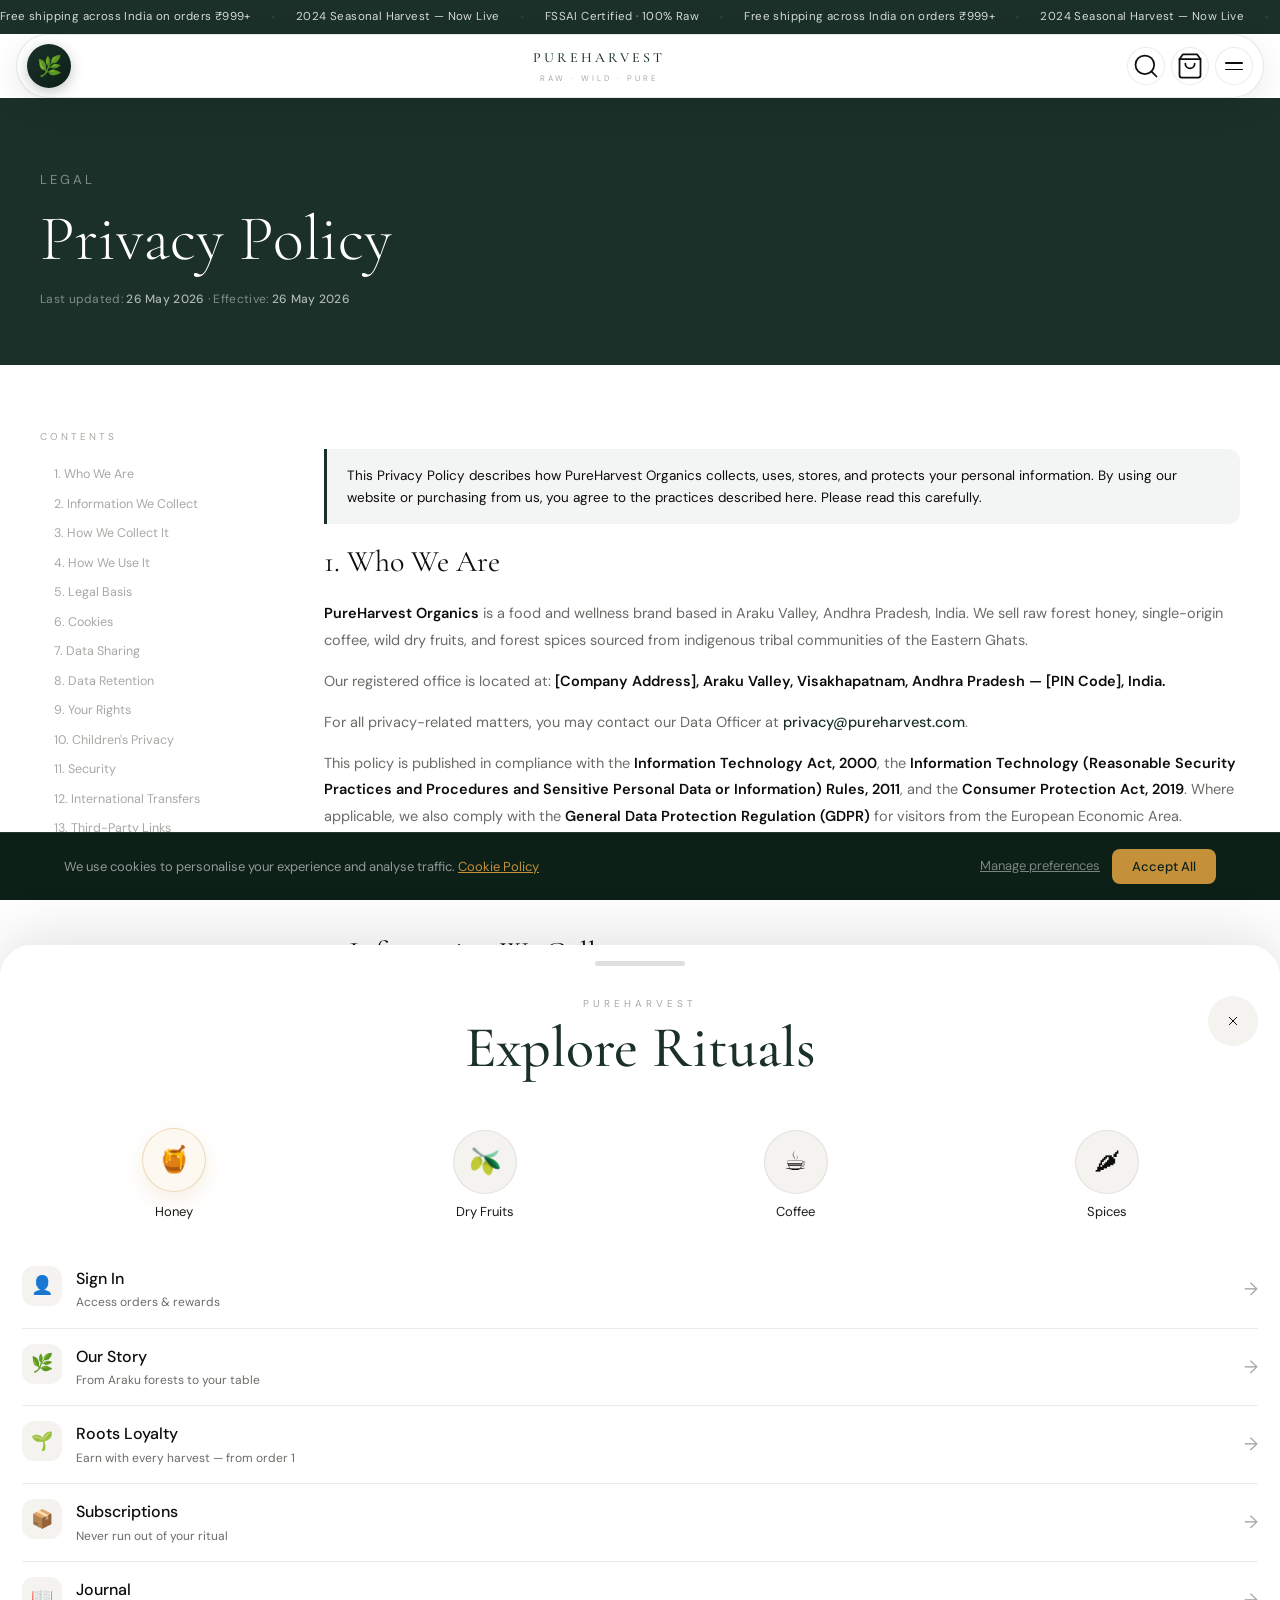
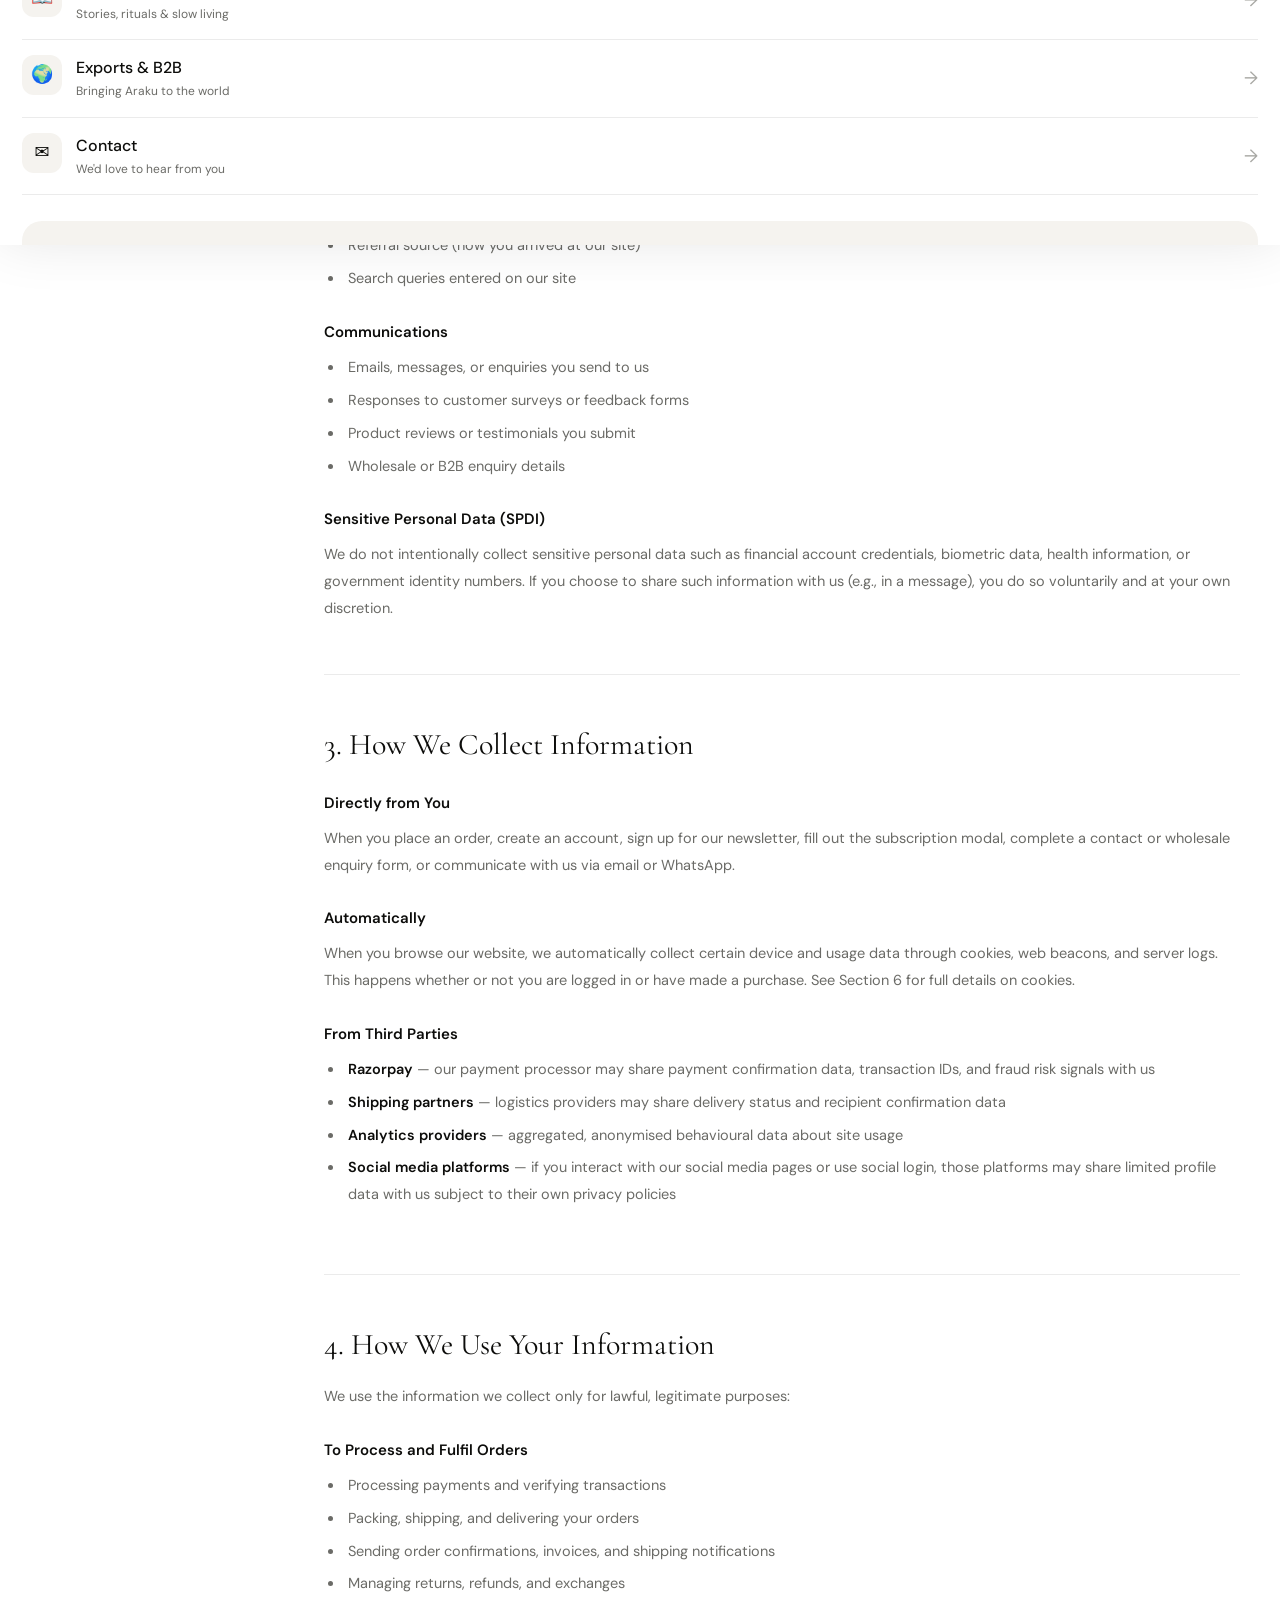
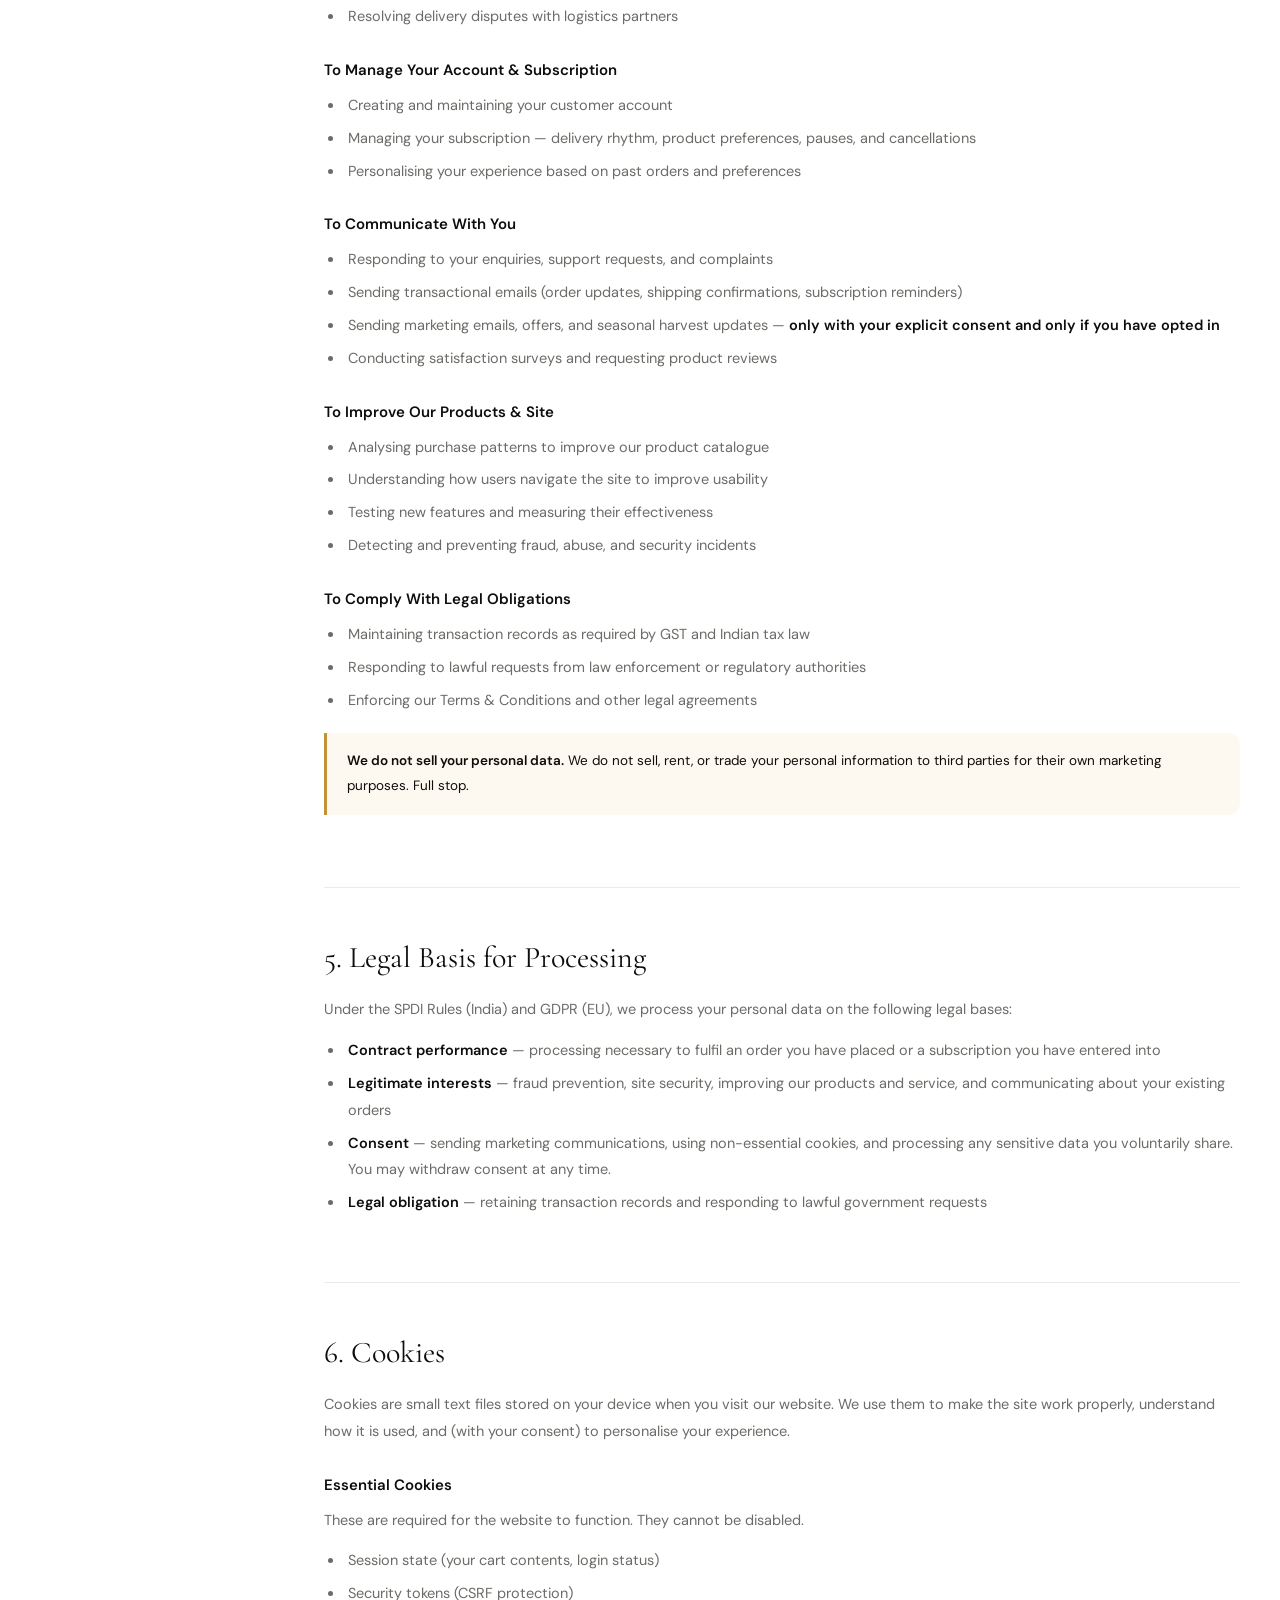
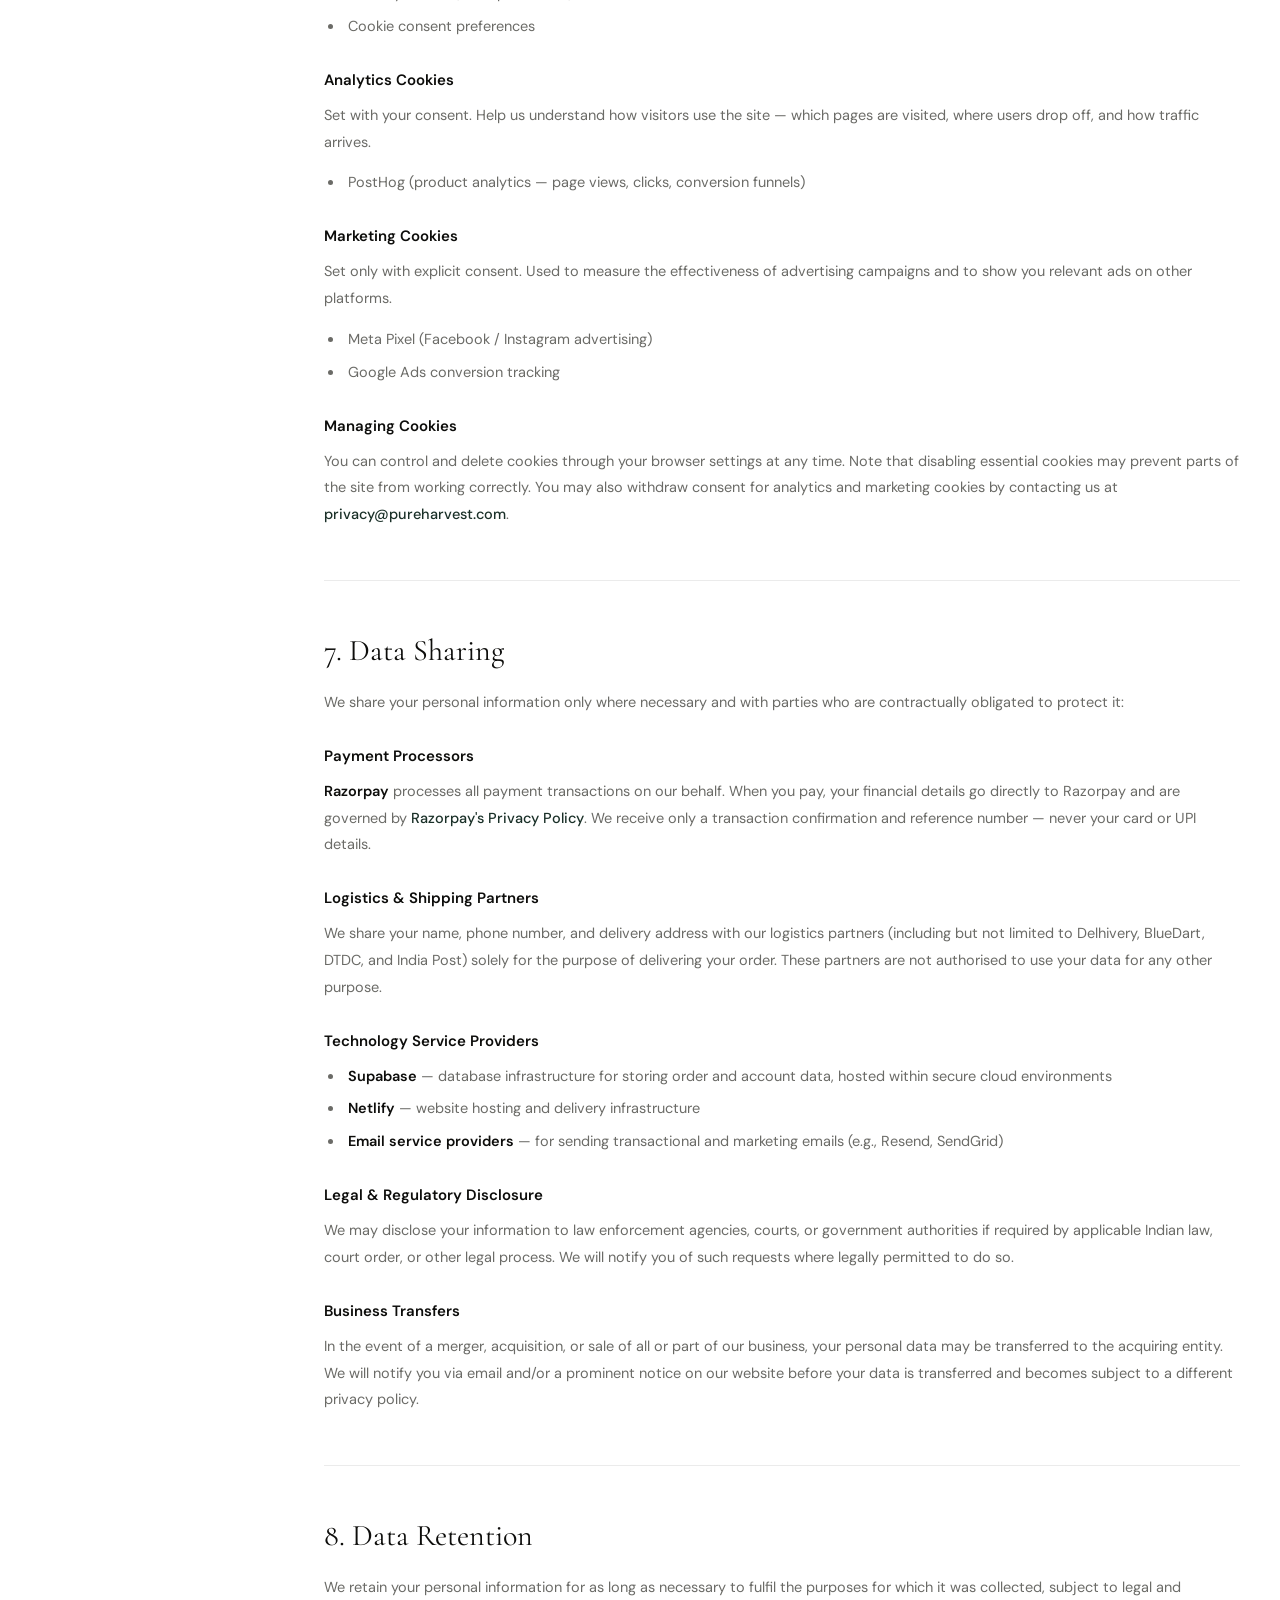
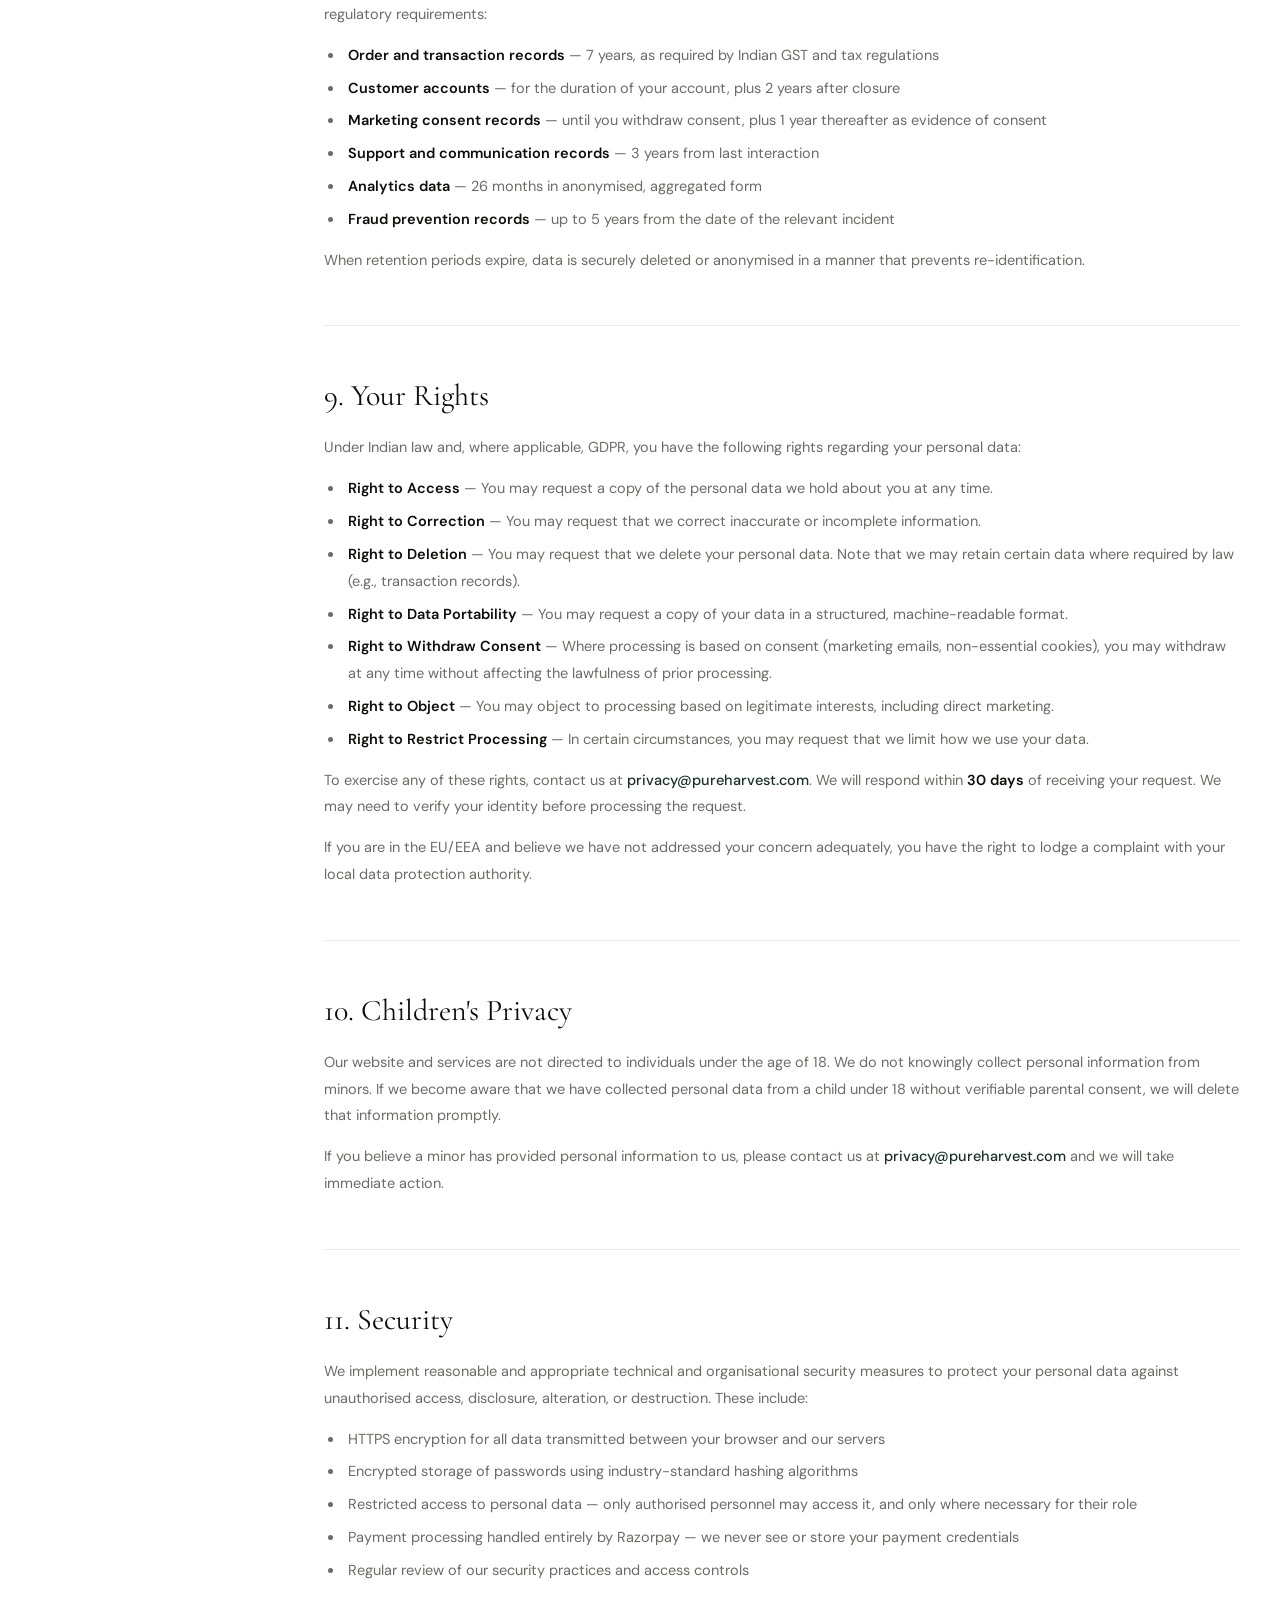
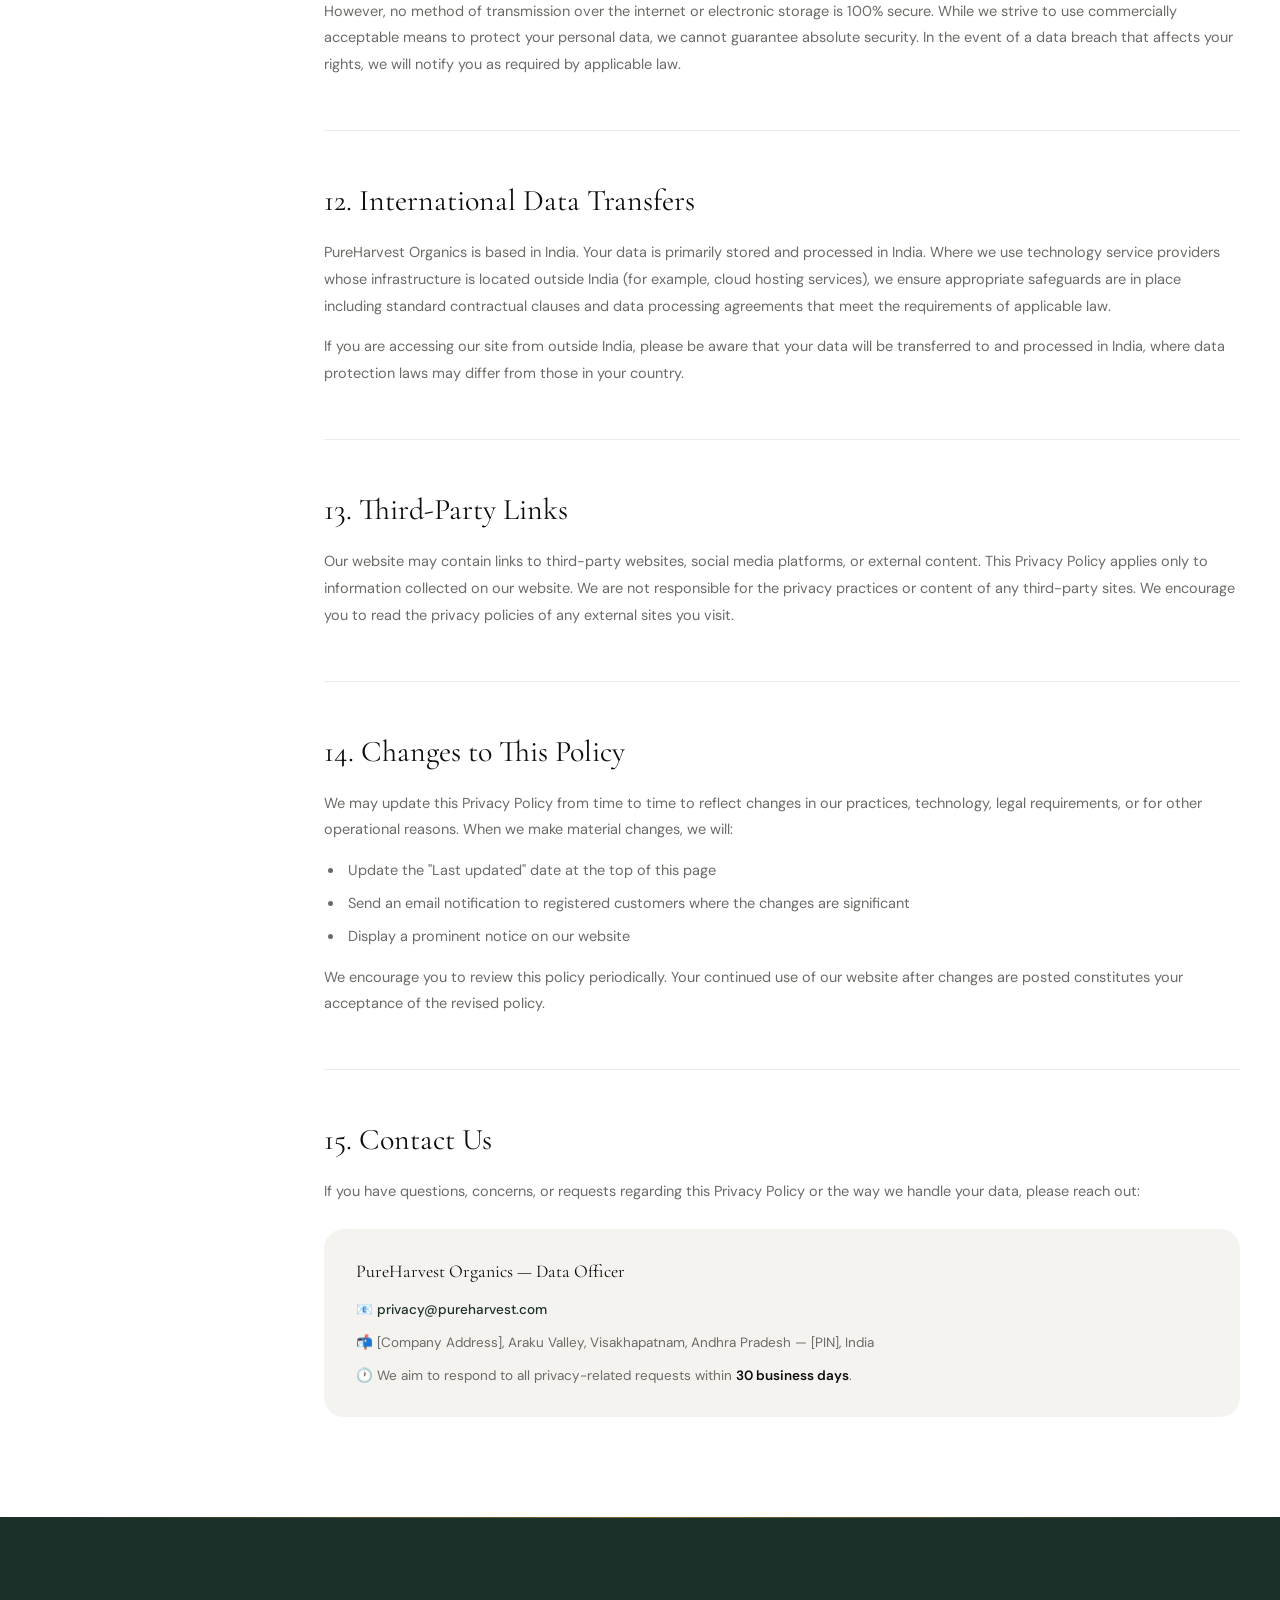
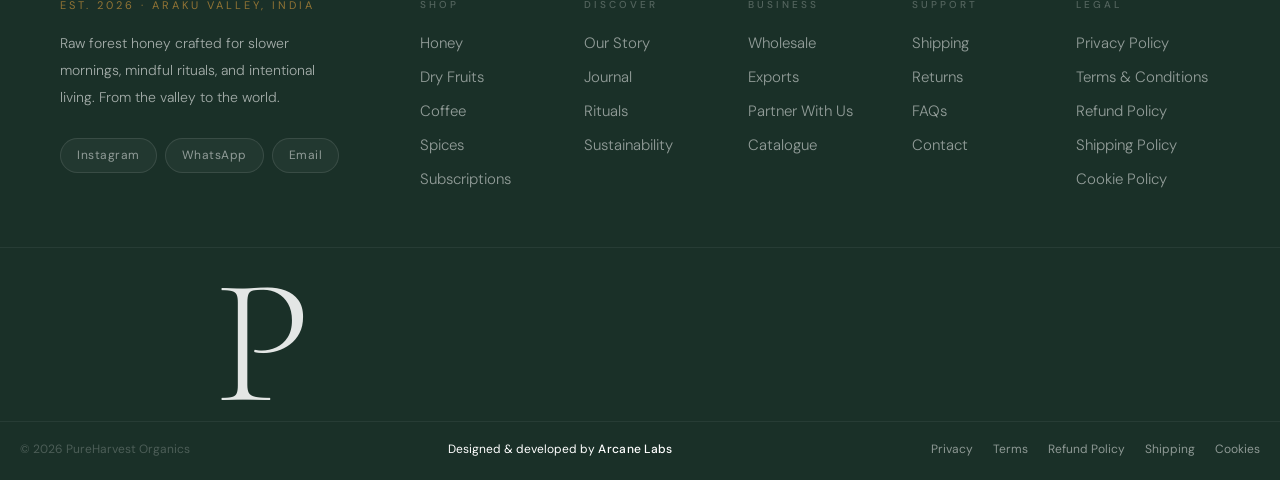
<file: privacy.html>
<!DOCTYPE html>
<html lang="en">
<head>
  <meta charset="UTF-8" />
  <meta name="viewport" content="width=device-width, initial-scale=1.0" />
  <title>Privacy Policy — PureHarvest Organics</title>
  <link rel="preconnect" href="https://fonts.googleapis.com" />
  <link rel="preconnect" href="https://fonts.gstatic.com" crossorigin />
  <link href="https://fonts.googleapis.com/css2?family=Cormorant+Garamond:ital,wght@0,300;0,400;0,500;0,600;1,300;1,400;1,500&family=DM+Sans:opsz,wght@9..40,300;9..40,400;9..40,500&display=swap" rel="stylesheet" />
  <link rel="stylesheet" href="style.css" />
  <link rel="stylesheet" href="legal.css" />
  <!-- Microsoft Clarity — session recordings and heatmaps -->
  <script type="text/javascript">
    (function(c,l,a,r,i,t,y){
        c[a]=c[a]||function(){(c[a].q=c[a].q||[]).push(arguments)};
        t=l.createElement(r);t.async=1;t.src="https://www.clarity.ms/tag/"+i;
        y=l.getElementsByTagName(r)[0];y.parentNode.insertBefore(t,y);
    })(window, document, "clarity", "script", "x6j5tml7vd");
  </script>
  <!-- Google Analytics (GA4) — traffic, conversions and events -->
  <script async src="https://www.googletagmanager.com/gtag/js?id=G-11TJLZM6SY"></script>
  <script>
    window.dataLayer = window.dataLayer || [];
    function gtag(){dataLayer.push(arguments);}
    gtag('js', new Date());
    gtag('config', 'G-11TJLZM6SY');
  </script>
</head>
<body>

<!-- ANNOUNCEMENT BAR -->
<div class="ann-bar">
  <div class="ann-track">
    <span>Free shipping across India on orders ₹999+</span>
    <span class="ann-sep">◦</span>
    <span>2024 Seasonal Harvest — Now Live</span>
    <span class="ann-sep">◦</span>
    <span>FSSAI Certified · 100% Raw</span>
    <span class="ann-sep">◦</span>
    <span>Free shipping across India on orders ₹999+</span>
    <span class="ann-sep">◦</span>
    <span>2024 Seasonal Harvest — Now Live</span>
    <span class="ann-sep">◦</span>
    <span>FSSAI Certified · 100% Raw</span>
    <span class="ann-sep">◦</span>
  </div>
</div>

<!-- HEADER -->
<header class="site-header" id="siteHeader">
  <div class="header-shell">
    <div class="header-logo">
      <div class="logo-mark">🌿</div>
    </div>
    <div class="header-brand">
      <a href="index.html"><p class="brand-name">PUREHARVEST</p></a>
      <span class="brand-tagline">RAW · WILD · PURE</span>
    </div>
    <div class="header-actions">
      <button class="hdr-btn" aria-label="Search">
        <svg width="28" height="28" viewBox="0 0 24 24" fill="none" stroke="currentColor" stroke-width="1.5" stroke-linecap="round" stroke-linejoin="round"><circle cx="11" cy="11" r="8"/><path d="M21 21l-4.35-4.35"/></svg>
      </button>
      <button class="hdr-btn cart-hdr-btn" aria-label="Cart">
        <svg width="28" height="28" viewBox="0 0 24 24" fill="none" stroke="currentColor" stroke-width="1.5" stroke-linecap="round" stroke-linejoin="round"><path d="M6 2L3 6v14a2 2 0 002 2h14a2 2 0 002-2V6l-3-4z"/><line x1="3" y1="6" x2="21" y2="6"/><path d="M16 10a4 4 0 01-8 0"/></svg>
        <span class="cart-dot"></span>
      </button>
      <button class="hdr-btn menu-hdr-btn" id="menuToggle" aria-label="Open menu">
        <div class="hlines"><span></span><span></span></div>
      </button>
    </div>
  </div>
</header>

<div class="menu-overlay" id="menuOverlay"></div>

<!-- SEARCH OVERLAY -->
<div class="search-overlay" id="searchOverlay">
  <div class="search-backdrop" id="searchBackdrop"></div>
  <div class="search-panel">
    <div class="search-inner">
      <input type="text" class="search-input" id="searchInput" placeholder="Search honey, coffee, spices..." autocomplete="off" />
      <button class="search-close" id="searchClose">✕</button>
    </div>
    <div class="search-results" id="searchResults"></div>
  </div>
</div>

<!-- CART SIDEBAR -->
<div class="cart-sidebar" id="cartSidebar">
  <div class="cart-backdrop" id="cartBackdrop"></div>
  <div class="cart-panel">
    <div class="cart-head">
      <h3 class="cart-title">Your Ritual</h3>
      <button class="cart-close" id="cartClose">✕</button>
    </div>
    <div class="cart-items" id="cartItems">
      <div class="cart-empty">
        <div class="cart-empty-icon">🌿</div>
        <p>Your basket is empty.</p>
        <p style="font-size:13px;color:var(--muted)">Add something from the harvest.</p>
      </div>
    </div>
    <div class="cart-foot">
      <div class="cart-total"><span>Total</span><span id="cartTotal">₹0</span></div>
      <button class="btn-primary btn-block" id="checkoutBtn">Proceed to Checkout →</button>
    </div>
  </div>
</div>

<!-- RITUAL DRAWER -->
<div id="ritualDrawer" class="ritual-drawer">
  <div class="drawer-grip"></div>
  <div class="drawer-head">
    <div>
      <p class="drawer-eyebrow">PUREHARVEST</p>
      <h2 class="drawer-title">Explore Rituals</h2>
    </div>
    <button class="drawer-close" id="closeDrawer" aria-label="Close menu">
      <svg width="16" height="16" viewBox="0 0 24 24" fill="none" stroke="currentColor" stroke-width="1.5"><path d="M18 6L6 18M6 6l12 12"/></svg>
    </button>
  </div>
  <div class="drawer-orbs">
    <a href="product-honey.html" class="orb orb-active"><div class="orb-ring">🍯</div><span>Honey</span></a>
    <a href="product-honey.html" class="orb"><div class="orb-ring">🫒</div><span>Dry Fruits</span></a>
    <a href="product-honey.html" class="orb"><div class="orb-ring">☕</div><span>Coffee</span></a>
    <a href="product-honey.html" class="orb"><div class="orb-ring">🌶</div><span>Spices</span></a>
  </div>
  <nav class="drawer-nav">
    <!-- My Account first — returning customers; Contact last — utility -->
    <a href="account.html" class="d-link"><div class="d-link-l"><div class="d-icon">👤</div><div><p class="d-link-name">My Account</p><p class="d-link-sub">Orders, rewards &amp; profile</p></div></div><span class="d-arrow">→</span></a>
    <a href="index.html#story" class="d-link"><div class="d-link-l"><div class="d-icon">🌿</div><div><p class="d-link-name">Our Story</p><p class="d-link-sub">From Araku forests to your table</p></div></div><span class="d-arrow">→</span></a>
    <a href="roots.html" class="d-link"><div class="d-link-l"><div class="d-icon">🌱</div><div><p class="d-link-name">Roots Loyalty</p><p class="d-link-sub">Earn with every harvest — from order 1</p></div></div><span class="d-arrow">→</span></a>
    <a href="index.html#subscriptions" class="d-link"><div class="d-link-l"><div class="d-icon">📦</div><div><p class="d-link-name">Subscriptions</p><p class="d-link-sub">Never run out of your ritual</p></div></div><span class="d-arrow">→</span></a>
    <a href="#" class="d-link"><div class="d-link-l"><div class="d-icon">📖</div><div><p class="d-link-name">Journal</p><p class="d-link-sub">Stories, rituals &amp; slow living</p></div></div><span class="d-arrow">→</span></a>
    <a href="index.html#b2b" class="d-link"><div class="d-link-l"><div class="d-icon">🌍</div><div><p class="d-link-name">Exports &amp; B2B</p><p class="d-link-sub">Bringing Araku to the world</p></div></div><span class="d-arrow">→</span></a>
    <a href="contact.html" class="d-link"><div class="d-link-l"><div class="d-icon">✉️</div><div><p class="d-link-name">Contact</p><p class="d-link-sub">We'd love to hear from you</p></div></div><span class="d-arrow">→</span></a>
  </nav>
  <div class="drawer-foot-card">
    <span class="dfc-icon">🌱</span>
    <div><p class="dfc-title">Rooted in nature.</p><p class="dfc-sub">Crafted with intention.</p></div>
  </div>
</div>


<!-- ── LEGAL HERO ─────────────────── -->
<section class="legal-hero">
  <div class="section-wrap">
    <p class="eyebrow">Legal</p>
    <h1 class="legal-title">Privacy Policy</h1>
    <p class="legal-meta">Last updated: <span>26 May 2026</span> · Effective: <span>26 May 2026</span></p>
  </div>
</section>


<!-- ── LEGAL BODY ─────────────────── -->
<div class="legal-body">
  <div class="section-wrap legal-layout">

    <!-- TABLE OF CONTENTS -->
    <aside class="legal-toc">
      <p class="toc-label">Contents</p>
      <nav class="toc-nav">
        <a href="#s1">1. Who We Are</a>
        <a href="#s2">2. Information We Collect</a>
        <a href="#s3">3. How We Collect It</a>
        <a href="#s4">4. How We Use It</a>
        <a href="#s5">5. Legal Basis</a>
        <a href="#s6">6. Cookies</a>
        <a href="#s7">7. Data Sharing</a>
        <a href="#s8">8. Data Retention</a>
        <a href="#s9">9. Your Rights</a>
        <a href="#s10">10. Children's Privacy</a>
        <a href="#s11">11. Security</a>
        <a href="#s12">12. International Transfers</a>
        <a href="#s13">13. Third-Party Links</a>
        <a href="#s14">14. Changes</a>
        <a href="#s15">15. Contact Us</a>
      </nav>
    </aside>

    <!-- CONTENT -->
    <main class="legal-content">

      <div class="legal-box-forest">
        <p>This Privacy Policy describes how PureHarvest Organics collects, uses, stores, and protects your personal information. By using our website or purchasing from us, you agree to the practices described here. Please read this carefully.</p>
      </div>

      <div class="legal-section" id="s1">
        <h2>1. Who We Are</h2>
        <p><strong>PureHarvest Organics</strong> is a food and wellness brand based in Araku Valley, Andhra Pradesh, India. We sell raw forest honey, single-origin coffee, wild dry fruits, and forest spices sourced from indigenous tribal communities of the Eastern Ghats.</p>
        <p>Our registered office is located at: <strong>[Company Address], Araku Valley, Visakhapatnam, Andhra Pradesh — [PIN Code], India.</strong></p>
        <p>For all privacy-related matters, you may contact our Data Officer at <a href="mailto:privacy@pureharvest.com" style="color:var(--forest);font-weight:500">privacy@pureharvest.com</a>.</p>
        <p>This policy is published in compliance with the <strong>Information Technology Act, 2000</strong>, the <strong>Information Technology (Reasonable Security Practices and Procedures and Sensitive Personal Data or Information) Rules, 2011</strong>, and the <strong>Consumer Protection Act, 2019</strong>. Where applicable, we also comply with the <strong>General Data Protection Regulation (GDPR)</strong> for visitors from the European Economic Area.</p>
      </div>

      <div class="legal-section" id="s2">
        <h2>2. Information We Collect</h2>
        <p>We collect the following categories of personal information:</p>

        <h3>Identity & Contact Information</h3>
        <ul>
          <li>Full name</li>
          <li>Email address</li>
          <li>Phone number (including WhatsApp, if provided)</li>
          <li>Billing and shipping address (including city, state, PIN code)</li>
        </ul>

        <h3>Order & Transaction Information</h3>
        <ul>
          <li>Products purchased, quantities, and sizes</li>
          <li>Order history, order status, and delivery tracking data</li>
          <li>Subscription preferences (products, delivery frequency, pauses, cancellations)</li>
          <li>Payment method type (UPI, card, net banking — <strong>we do not store card numbers or UPI IDs</strong>; all payment data is processed by Razorpay)</li>
          <li>Transaction reference numbers and payment confirmation records</li>
        </ul>

        <h3>Account Information</h3>
        <ul>
          <li>Username and encrypted password (if you create an account)</li>
          <li>Saved addresses and preferences</li>
          <li>Wishlist and saved products</li>
          <li>Communication preferences and marketing opt-in status</li>
        </ul>

        <h3>Device & Usage Information</h3>
        <ul>
          <li>IP address and approximate geographic location (city/region level)</li>
          <li>Browser type, version, and operating system</li>
          <li>Device type (desktop, mobile, tablet)</li>
          <li>Pages visited, time spent, clicks, and navigation path</li>
          <li>Referral source (how you arrived at our site)</li>
          <li>Search queries entered on our site</li>
        </ul>

        <h3>Communications</h3>
        <ul>
          <li>Emails, messages, or enquiries you send to us</li>
          <li>Responses to customer surveys or feedback forms</li>
          <li>Product reviews or testimonials you submit</li>
          <li>Wholesale or B2B enquiry details</li>
        </ul>

        <h3>Sensitive Personal Data (SPDI)</h3>
        <p>We do not intentionally collect sensitive personal data such as financial account credentials, biometric data, health information, or government identity numbers. If you choose to share such information with us (e.g., in a message), you do so voluntarily and at your own discretion.</p>
      </div>

      <div class="legal-section" id="s3">
        <h2>3. How We Collect Information</h2>

        <h3>Directly from You</h3>
        <p>When you place an order, create an account, sign up for our newsletter, fill out the subscription modal, complete a contact or wholesale enquiry form, or communicate with us via email or WhatsApp.</p>

        <h3>Automatically</h3>
        <p>When you browse our website, we automatically collect certain device and usage data through cookies, web beacons, and server logs. This happens whether or not you are logged in or have made a purchase. See Section 6 for full details on cookies.</p>

        <h3>From Third Parties</h3>
        <ul>
          <li><strong>Razorpay</strong> — our payment processor may share payment confirmation data, transaction IDs, and fraud risk signals with us</li>
          <li><strong>Shipping partners</strong> — logistics providers may share delivery status and recipient confirmation data</li>
          <li><strong>Analytics providers</strong> — aggregated, anonymised behavioural data about site usage</li>
          <li><strong>Social media platforms</strong> — if you interact with our social media pages or use social login, those platforms may share limited profile data with us subject to their own privacy policies</li>
        </ul>
      </div>

      <div class="legal-section" id="s4">
        <h2>4. How We Use Your Information</h2>
        <p>We use the information we collect only for lawful, legitimate purposes:</p>

        <h3>To Process and Fulfil Orders</h3>
        <ul>
          <li>Processing payments and verifying transactions</li>
          <li>Packing, shipping, and delivering your orders</li>
          <li>Sending order confirmations, invoices, and shipping notifications</li>
          <li>Managing returns, refunds, and exchanges</li>
          <li>Resolving delivery disputes with logistics partners</li>
        </ul>

        <h3>To Manage Your Account & Subscription</h3>
        <ul>
          <li>Creating and maintaining your customer account</li>
          <li>Managing your subscription — delivery rhythm, product preferences, pauses, and cancellations</li>
          <li>Personalising your experience based on past orders and preferences</li>
        </ul>

        <h3>To Communicate With You</h3>
        <ul>
          <li>Responding to your enquiries, support requests, and complaints</li>
          <li>Sending transactional emails (order updates, shipping confirmations, subscription reminders)</li>
          <li>Sending marketing emails, offers, and seasonal harvest updates — <strong>only with your explicit consent and only if you have opted in</strong></li>
          <li>Conducting satisfaction surveys and requesting product reviews</li>
        </ul>

        <h3>To Improve Our Products & Site</h3>
        <ul>
          <li>Analysing purchase patterns to improve our product catalogue</li>
          <li>Understanding how users navigate the site to improve usability</li>
          <li>Testing new features and measuring their effectiveness</li>
          <li>Detecting and preventing fraud, abuse, and security incidents</li>
        </ul>

        <h3>To Comply With Legal Obligations</h3>
        <ul>
          <li>Maintaining transaction records as required by GST and Indian tax law</li>
          <li>Responding to lawful requests from law enforcement or regulatory authorities</li>
          <li>Enforcing our Terms & Conditions and other legal agreements</li>
        </ul>

        <div class="legal-box">
          <p><strong>We do not sell your personal data.</strong> We do not sell, rent, or trade your personal information to third parties for their own marketing purposes. Full stop.</p>
        </div>
      </div>

      <div class="legal-section" id="s5">
        <h2>5. Legal Basis for Processing</h2>
        <p>Under the SPDI Rules (India) and GDPR (EU), we process your personal data on the following legal bases:</p>
        <ul>
          <li><strong>Contract performance</strong> — processing necessary to fulfil an order you have placed or a subscription you have entered into</li>
          <li><strong>Legitimate interests</strong> — fraud prevention, site security, improving our products and service, and communicating about your existing orders</li>
          <li><strong>Consent</strong> — sending marketing communications, using non-essential cookies, and processing any sensitive data you voluntarily share. You may withdraw consent at any time.</li>
          <li><strong>Legal obligation</strong> — retaining transaction records and responding to lawful government requests</li>
        </ul>
      </div>

      <div class="legal-section" id="s6">
        <h2>6. Cookies</h2>
        <p>Cookies are small text files stored on your device when you visit our website. We use them to make the site work properly, understand how it is used, and (with your consent) to personalise your experience.</p>

        <h3>Essential Cookies</h3>
        <p>These are required for the website to function. They cannot be disabled.</p>
        <ul>
          <li>Session state (your cart contents, login status)</li>
          <li>Security tokens (CSRF protection)</li>
          <li>Cookie consent preferences</li>
        </ul>

        <h3>Analytics Cookies</h3>
        <p>Set with your consent. Help us understand how visitors use the site — which pages are visited, where users drop off, and how traffic arrives.</p>
        <ul>
          <li>PostHog (product analytics — page views, clicks, conversion funnels)</li>
        </ul>

        <h3>Marketing Cookies</h3>
        <p>Set only with explicit consent. Used to measure the effectiveness of advertising campaigns and to show you relevant ads on other platforms.</p>
        <ul>
          <li>Meta Pixel (Facebook / Instagram advertising)</li>
          <li>Google Ads conversion tracking</li>
        </ul>

        <h3>Managing Cookies</h3>
        <p>You can control and delete cookies through your browser settings at any time. Note that disabling essential cookies may prevent parts of the site from working correctly. You may also withdraw consent for analytics and marketing cookies by contacting us at <a href="mailto:privacy@pureharvest.com" style="color:var(--forest);font-weight:500">privacy@pureharvest.com</a>.</p>
      </div>

      <div class="legal-section" id="s7">
        <h2>7. Data Sharing</h2>
        <p>We share your personal information only where necessary and with parties who are contractually obligated to protect it:</p>

        <h3>Payment Processors</h3>
        <p><strong>Razorpay</strong> processes all payment transactions on our behalf. When you pay, your financial details go directly to Razorpay and are governed by <a href="https://razorpay.com/privacy/" target="_blank" rel="noopener" style="color:var(--forest);font-weight:500">Razorpay's Privacy Policy</a>. We receive only a transaction confirmation and reference number — never your card or UPI details.</p>

        <h3>Logistics & Shipping Partners</h3>
        <p>We share your name, phone number, and delivery address with our logistics partners (including but not limited to Delhivery, BlueDart, DTDC, and India Post) solely for the purpose of delivering your order. These partners are not authorised to use your data for any other purpose.</p>

        <h3>Technology Service Providers</h3>
        <ul>
          <li><strong>Supabase</strong> — database infrastructure for storing order and account data, hosted within secure cloud environments</li>
          <li><strong>Netlify</strong> — website hosting and delivery infrastructure</li>
          <li><strong>Email service providers</strong> — for sending transactional and marketing emails (e.g., Resend, SendGrid)</li>
        </ul>

        <h3>Legal & Regulatory Disclosure</h3>
        <p>We may disclose your information to law enforcement agencies, courts, or government authorities if required by applicable Indian law, court order, or other legal process. We will notify you of such requests where legally permitted to do so.</p>

        <h3>Business Transfers</h3>
        <p>In the event of a merger, acquisition, or sale of all or part of our business, your personal data may be transferred to the acquiring entity. We will notify you via email and/or a prominent notice on our website before your data is transferred and becomes subject to a different privacy policy.</p>
      </div>

      <div class="legal-section" id="s8">
        <h2>8. Data Retention</h2>
        <p>We retain your personal information for as long as necessary to fulfil the purposes for which it was collected, subject to legal and regulatory requirements:</p>
        <ul>
          <li><strong>Order and transaction records</strong> — 7 years, as required by Indian GST and tax regulations</li>
          <li><strong>Customer accounts</strong> — for the duration of your account, plus 2 years after closure</li>
          <li><strong>Marketing consent records</strong> — until you withdraw consent, plus 1 year thereafter as evidence of consent</li>
          <li><strong>Support and communication records</strong> — 3 years from last interaction</li>
          <li><strong>Analytics data</strong> — 26 months in anonymised, aggregated form</li>
          <li><strong>Fraud prevention records</strong> — up to 5 years from the date of the relevant incident</li>
        </ul>
        <p>When retention periods expire, data is securely deleted or anonymised in a manner that prevents re-identification.</p>
      </div>

      <div class="legal-section" id="s9">
        <h2>9. Your Rights</h2>
        <p>Under Indian law and, where applicable, GDPR, you have the following rights regarding your personal data:</p>
        <ul>
          <li><strong>Right to Access</strong> — You may request a copy of the personal data we hold about you at any time.</li>
          <li><strong>Right to Correction</strong> — You may request that we correct inaccurate or incomplete information.</li>
          <li><strong>Right to Deletion</strong> — You may request that we delete your personal data. Note that we may retain certain data where required by law (e.g., transaction records).</li>
          <li><strong>Right to Data Portability</strong> — You may request a copy of your data in a structured, machine-readable format.</li>
          <li><strong>Right to Withdraw Consent</strong> — Where processing is based on consent (marketing emails, non-essential cookies), you may withdraw at any time without affecting the lawfulness of prior processing.</li>
          <li><strong>Right to Object</strong> — You may object to processing based on legitimate interests, including direct marketing.</li>
          <li><strong>Right to Restrict Processing</strong> — In certain circumstances, you may request that we limit how we use your data.</li>
        </ul>
        <p>To exercise any of these rights, contact us at <a href="mailto:privacy@pureharvest.com" style="color:var(--forest);font-weight:500">privacy@pureharvest.com</a>. We will respond within <strong>30 days</strong> of receiving your request. We may need to verify your identity before processing the request.</p>
        <p>If you are in the EU/EEA and believe we have not addressed your concern adequately, you have the right to lodge a complaint with your local data protection authority.</p>
      </div>

      <div class="legal-section" id="s10">
        <h2>10. Children's Privacy</h2>
        <p>Our website and services are not directed to individuals under the age of 18. We do not knowingly collect personal information from minors. If we become aware that we have collected personal data from a child under 18 without verifiable parental consent, we will delete that information promptly.</p>
        <p>If you believe a minor has provided personal information to us, please contact us at <a href="mailto:privacy@pureharvest.com" style="color:var(--forest);font-weight:500">privacy@pureharvest.com</a> and we will take immediate action.</p>
      </div>

      <div class="legal-section" id="s11">
        <h2>11. Security</h2>
        <p>We implement reasonable and appropriate technical and organisational security measures to protect your personal data against unauthorised access, disclosure, alteration, or destruction. These include:</p>
        <ul>
          <li>HTTPS encryption for all data transmitted between your browser and our servers</li>
          <li>Encrypted storage of passwords using industry-standard hashing algorithms</li>
          <li>Restricted access to personal data — only authorised personnel may access it, and only where necessary for their role</li>
          <li>Payment processing handled entirely by Razorpay — we never see or store your payment credentials</li>
          <li>Regular review of our security practices and access controls</li>
        </ul>
        <p>However, no method of transmission over the internet or electronic storage is 100% secure. While we strive to use commercially acceptable means to protect your personal data, we cannot guarantee absolute security. In the event of a data breach that affects your rights, we will notify you as required by applicable law.</p>
      </div>

      <div class="legal-section" id="s12">
        <h2>12. International Data Transfers</h2>
        <p>PureHarvest Organics is based in India. Your data is primarily stored and processed in India. Where we use technology service providers whose infrastructure is located outside India (for example, cloud hosting services), we ensure appropriate safeguards are in place including standard contractual clauses and data processing agreements that meet the requirements of applicable law.</p>
        <p>If you are accessing our site from outside India, please be aware that your data will be transferred to and processed in India, where data protection laws may differ from those in your country.</p>
      </div>

      <div class="legal-section" id="s13">
        <h2>13. Third-Party Links</h2>
        <p>Our website may contain links to third-party websites, social media platforms, or external content. This Privacy Policy applies only to information collected on our website. We are not responsible for the privacy practices or content of any third-party sites. We encourage you to read the privacy policies of any external sites you visit.</p>
      </div>

      <div class="legal-section" id="s14">
        <h2>14. Changes to This Policy</h2>
        <p>We may update this Privacy Policy from time to time to reflect changes in our practices, technology, legal requirements, or for other operational reasons. When we make material changes, we will:</p>
        <ul>
          <li>Update the "Last updated" date at the top of this page</li>
          <li>Send an email notification to registered customers where the changes are significant</li>
          <li>Display a prominent notice on our website</li>
        </ul>
        <p>We encourage you to review this policy periodically. Your continued use of our website after changes are posted constitutes your acceptance of the revised policy.</p>
      </div>

      <div class="legal-section" id="s15">
        <h2>15. Contact Us</h2>
        <p>If you have questions, concerns, or requests regarding this Privacy Policy or the way we handle your data, please reach out:</p>
        <div class="legal-contact-card">
          <h4>PureHarvest Organics — Data Officer</h4>
          <p>📧 <a href="mailto:privacy@pureharvest.com">privacy@pureharvest.com</a></p>
          <p>📬 [Company Address], Araku Valley, Visakhapatnam, Andhra Pradesh — [PIN], India</p>
          <p>🕐 We aim to respond to all privacy-related requests within <strong>30 business days</strong>.</p>
        </div>
      </div>

    </main>
  </div>
</div>


<!-- FOOTER -->
<footer class="footer">
  <div class="section-wrap footer-inner">
    <div class="footer-top">
      <div class="footer-brand">
        <span class="footer-origin">Est. 2026 · Araku Valley, India</span>
        <p class="footer-desc">Raw forest honey crafted for slower mornings, mindful rituals, and intentional living. From the valley to the world.</p>
        <div class="footer-socials">
          <a href="#">Instagram</a>
          <a href="#">WhatsApp</a>
          <a href="#">Email</a>
        </div>
      </div>
      <div class="footer-cols">
        <div class="footer-col">
          <h4>Shop</h4>
          <a href="index.html#honey">Honey</a>
          <a href="#">Dry Fruits</a>
          <a href="#">Coffee</a>
          <a href="#">Spices</a>
          <a href="index.html#subscriptions">Subscriptions</a>
        </div>
        <div class="footer-col">
          <h4>Discover</h4>
          <a href="#">Our Story</a>
          <a href="#">Journal</a>
          <a href="#">Rituals</a>
          <a href="#">Sustainability</a>
        </div>
        <div class="footer-col">
          <h4>Business</h4>
          <a href="#">Wholesale</a>
          <a href="#">Exports</a>
          <a href="#">Partner With Us</a>
          <a href="#">Catalogue</a>
        </div>
        <div class="footer-col">
          <h4>Support</h4>
          <a href="shipping.html">Shipping</a>
          <a href="refund.html">Returns</a>
          <a href="#">FAQs</a>
          <a href="contact.html">Contact</a>
        </div>
        <div class="footer-col">
          <h4>Legal</h4>
          <a href="privacy.html">Privacy Policy</a>
          <a href="terms.html">Terms &amp; Conditions</a>
          <a href="refund.html">Refund Policy</a>
          <a href="shipping.html">Shipping Policy</a>
          <a href="cookie.html">Cookie Policy</a>
        </div>
      </div>
    </div>
  </div>
  <div class="footer-wordmark-wrap">
    <p class="footer-wordmark">PureHarvest</p>
  </div>
  <div class="footer-bottom-bar">
    <p>© 2026 PureHarvest Organics</p>
    <p class="footer-credit">Designed &amp; developed by <span id="arcaneText">Arcane Labs</span></p>
    <div class="footer-legal">
      <a href="privacy.html">Privacy</a>
      <a href="terms.html">Terms</a>
      <a href="refund.html">Refund Policy</a>
      <a href="shipping.html">Shipping</a>
      <a href="cookie.html">Cookies</a>
    </div>
  </div>
</footer>

<script src="script.js"></script>
  <script src="checkout.js"></script>
  <!-- Cloudflare Web Analytics -->
  <script defer src='https://static.cloudflareinsights.com/beacon.min.js' data-cf-beacon='{"token": "bb306b97acc943e2b715a00f781bbe0e"}'></script>
  <!-- End Cloudflare Web Analytics -->
</body>
</html>
</file>
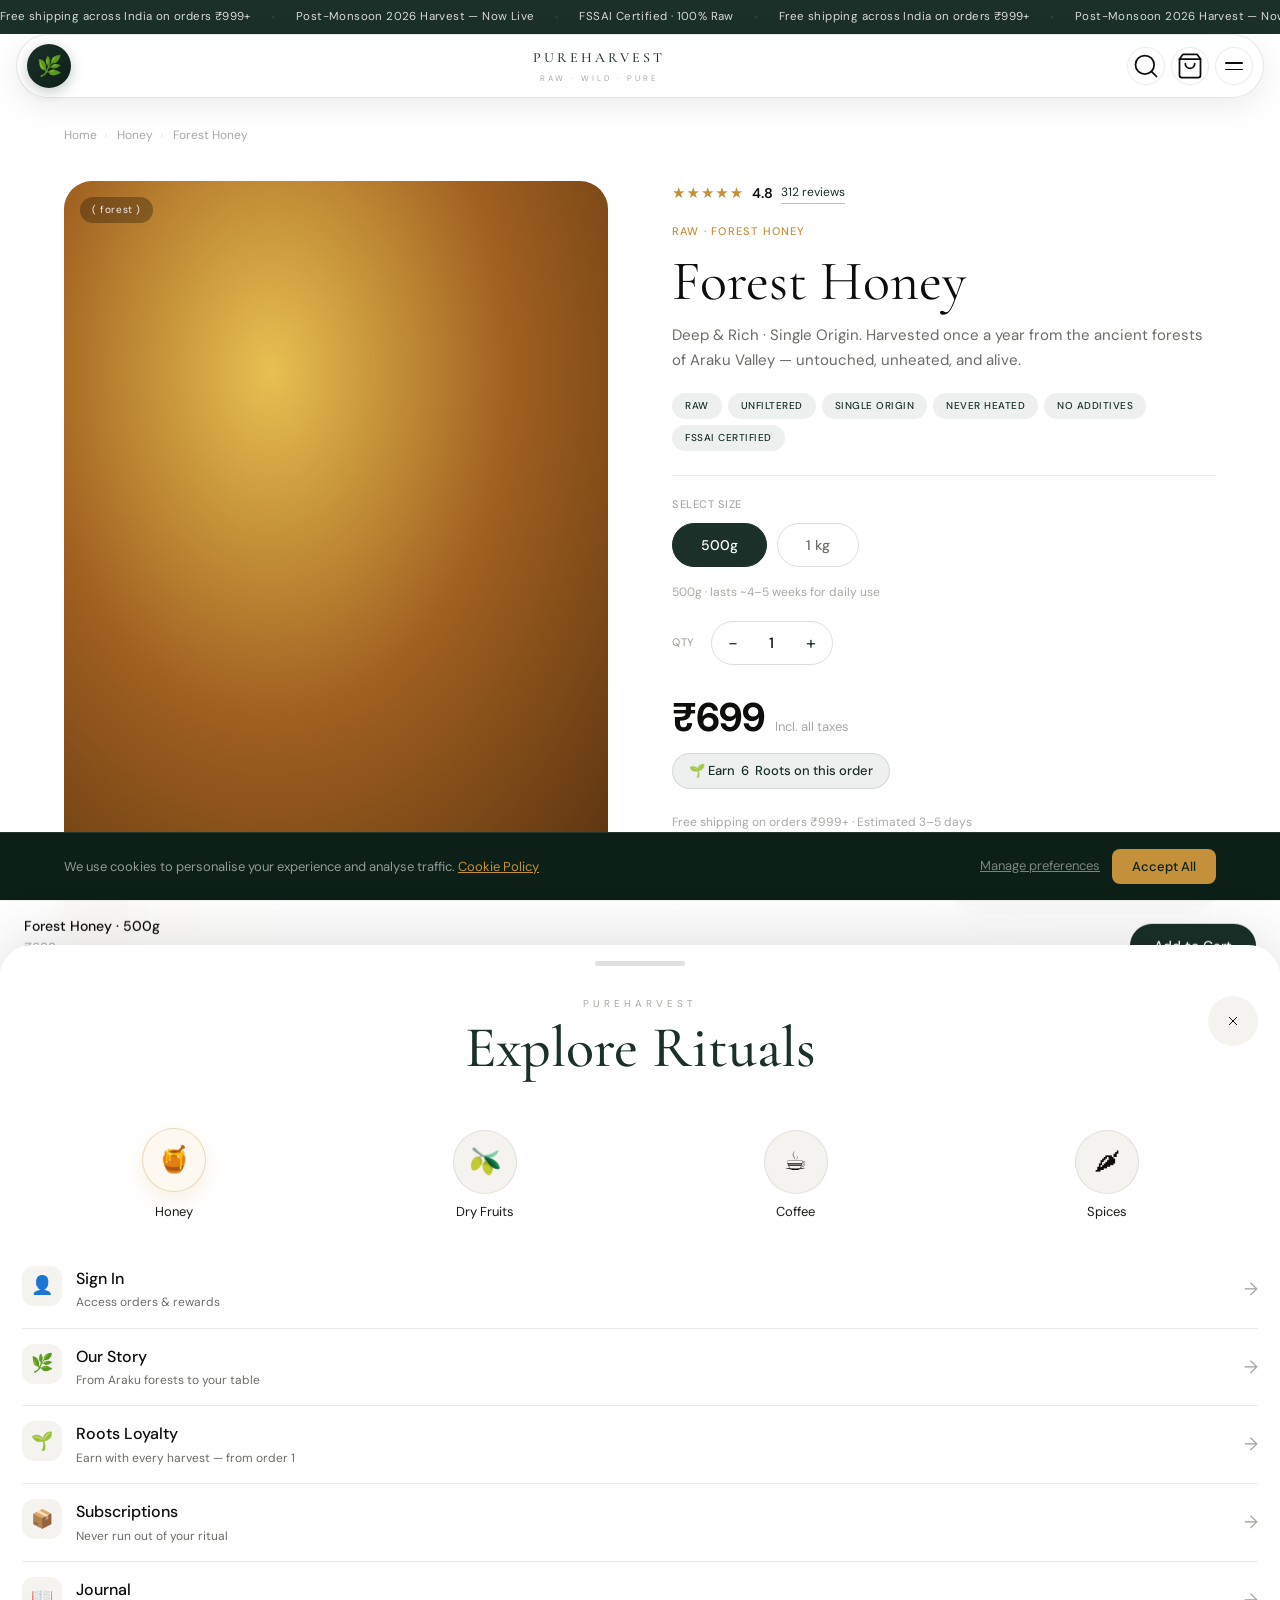
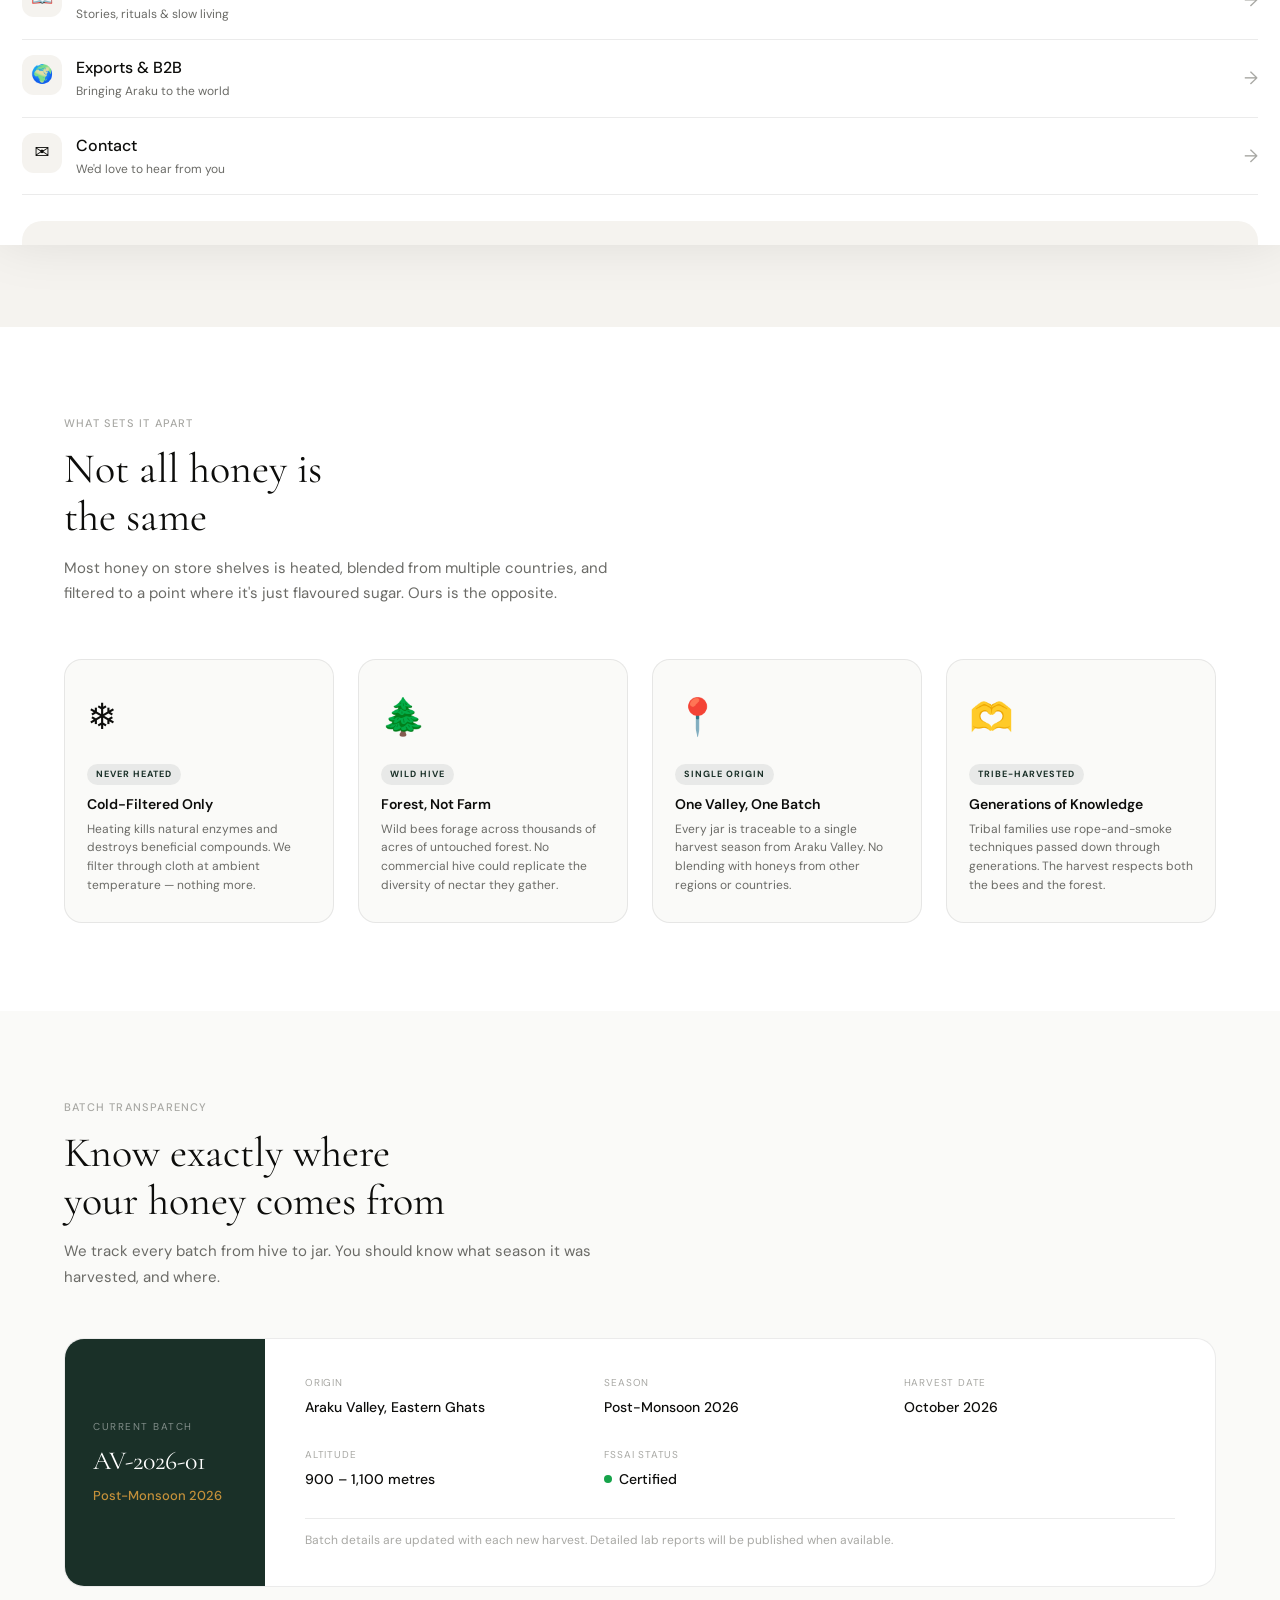
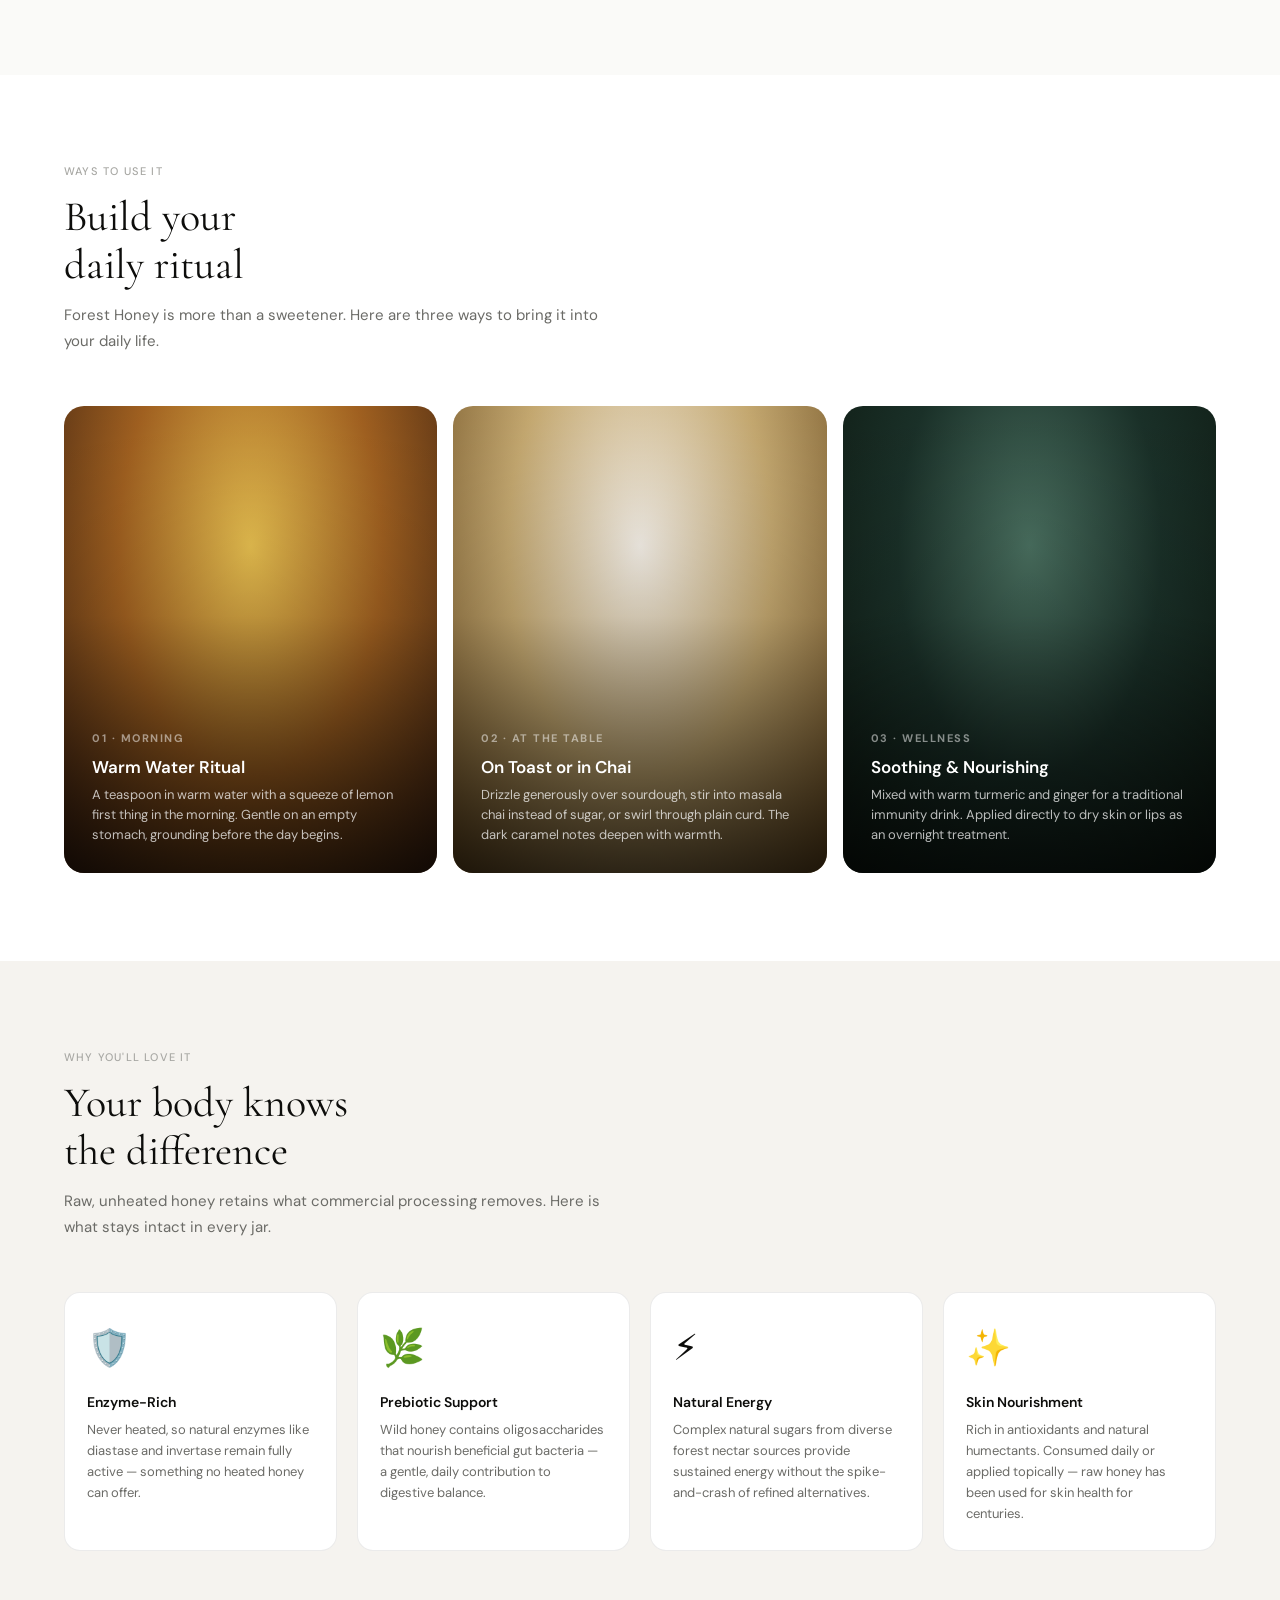
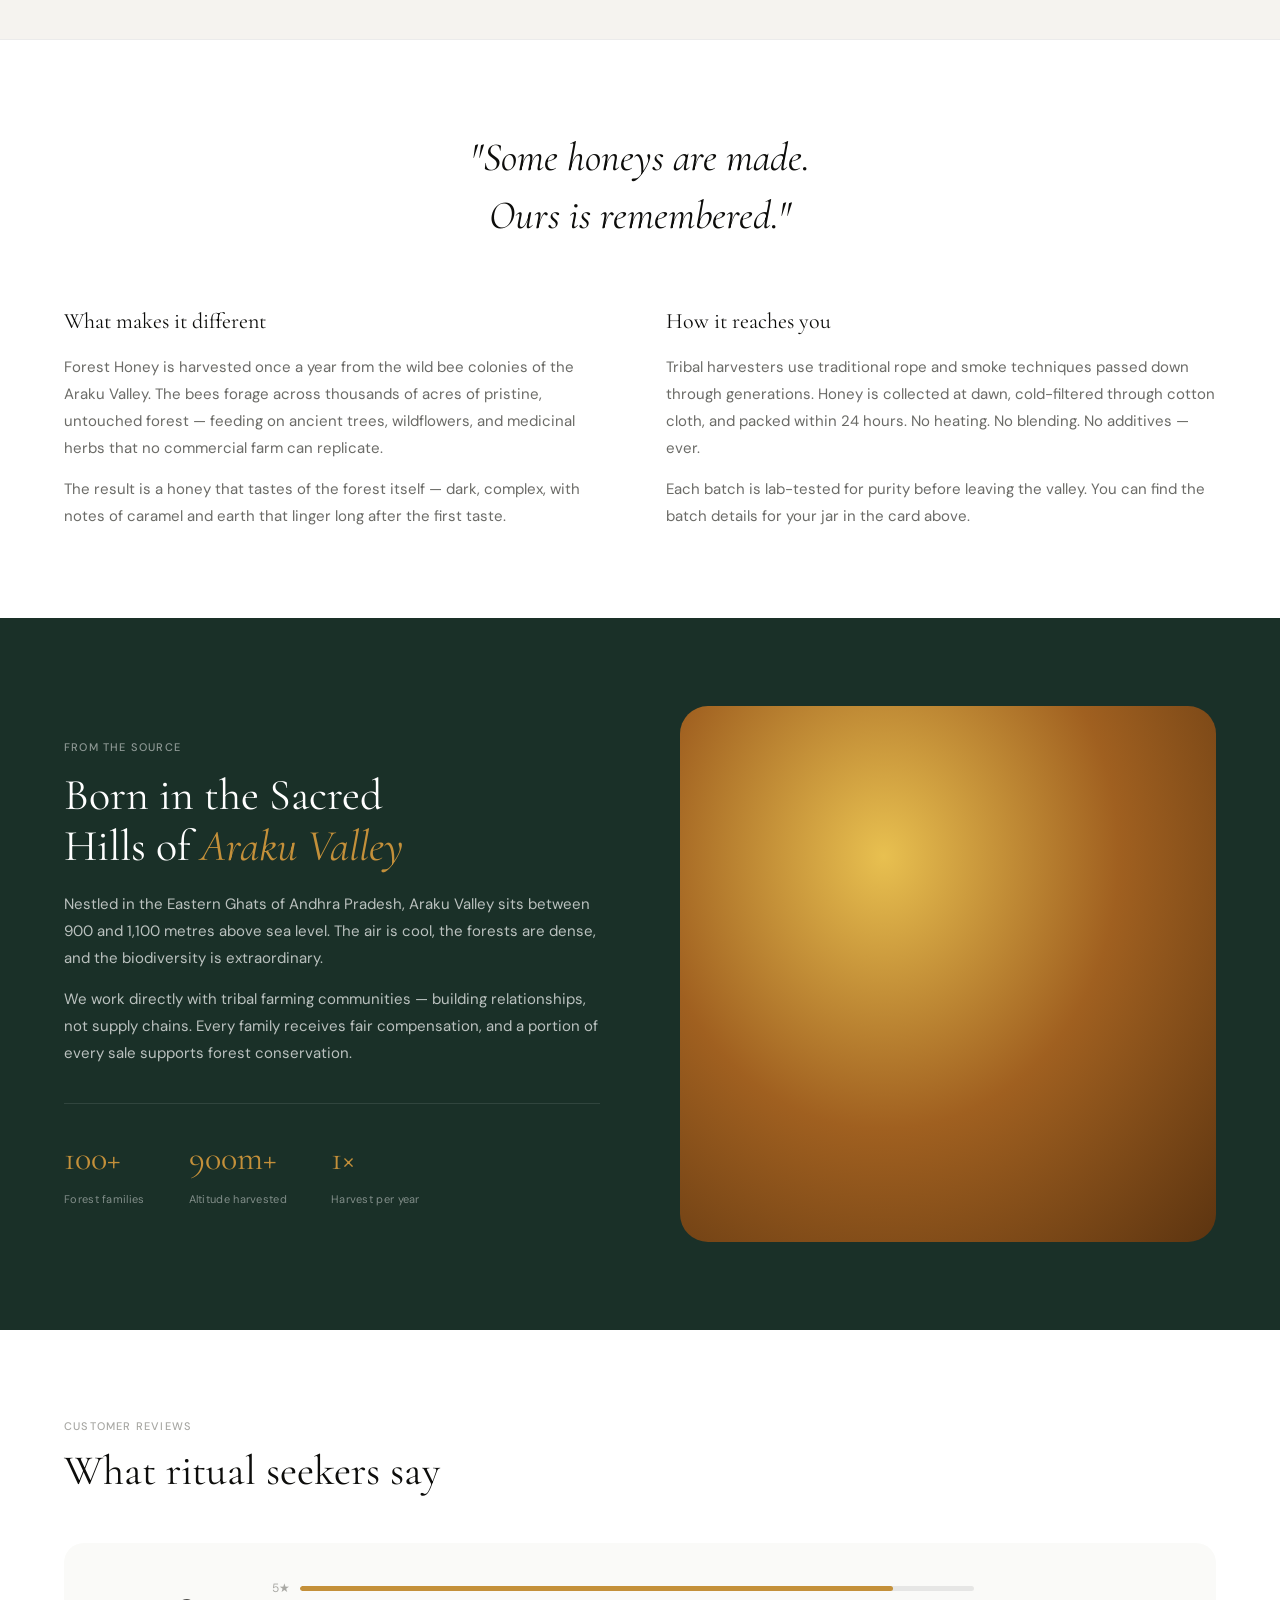
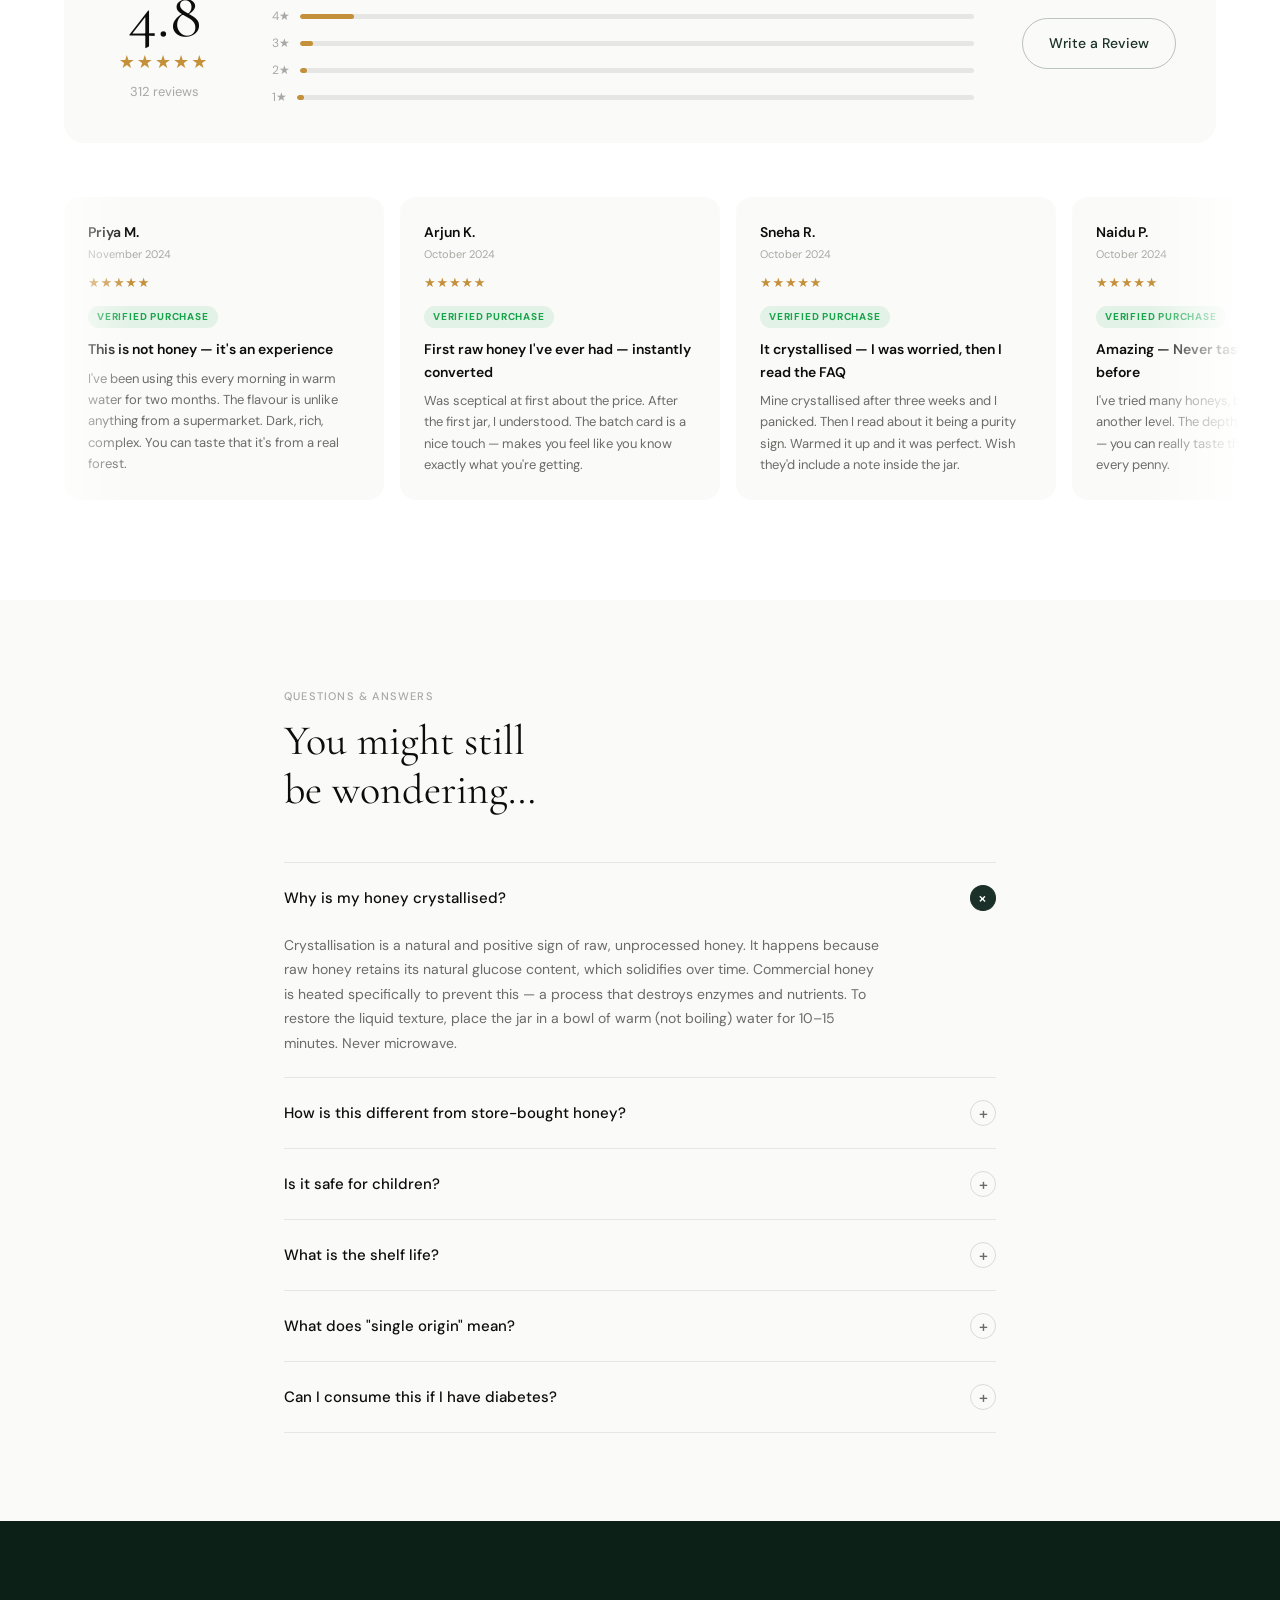
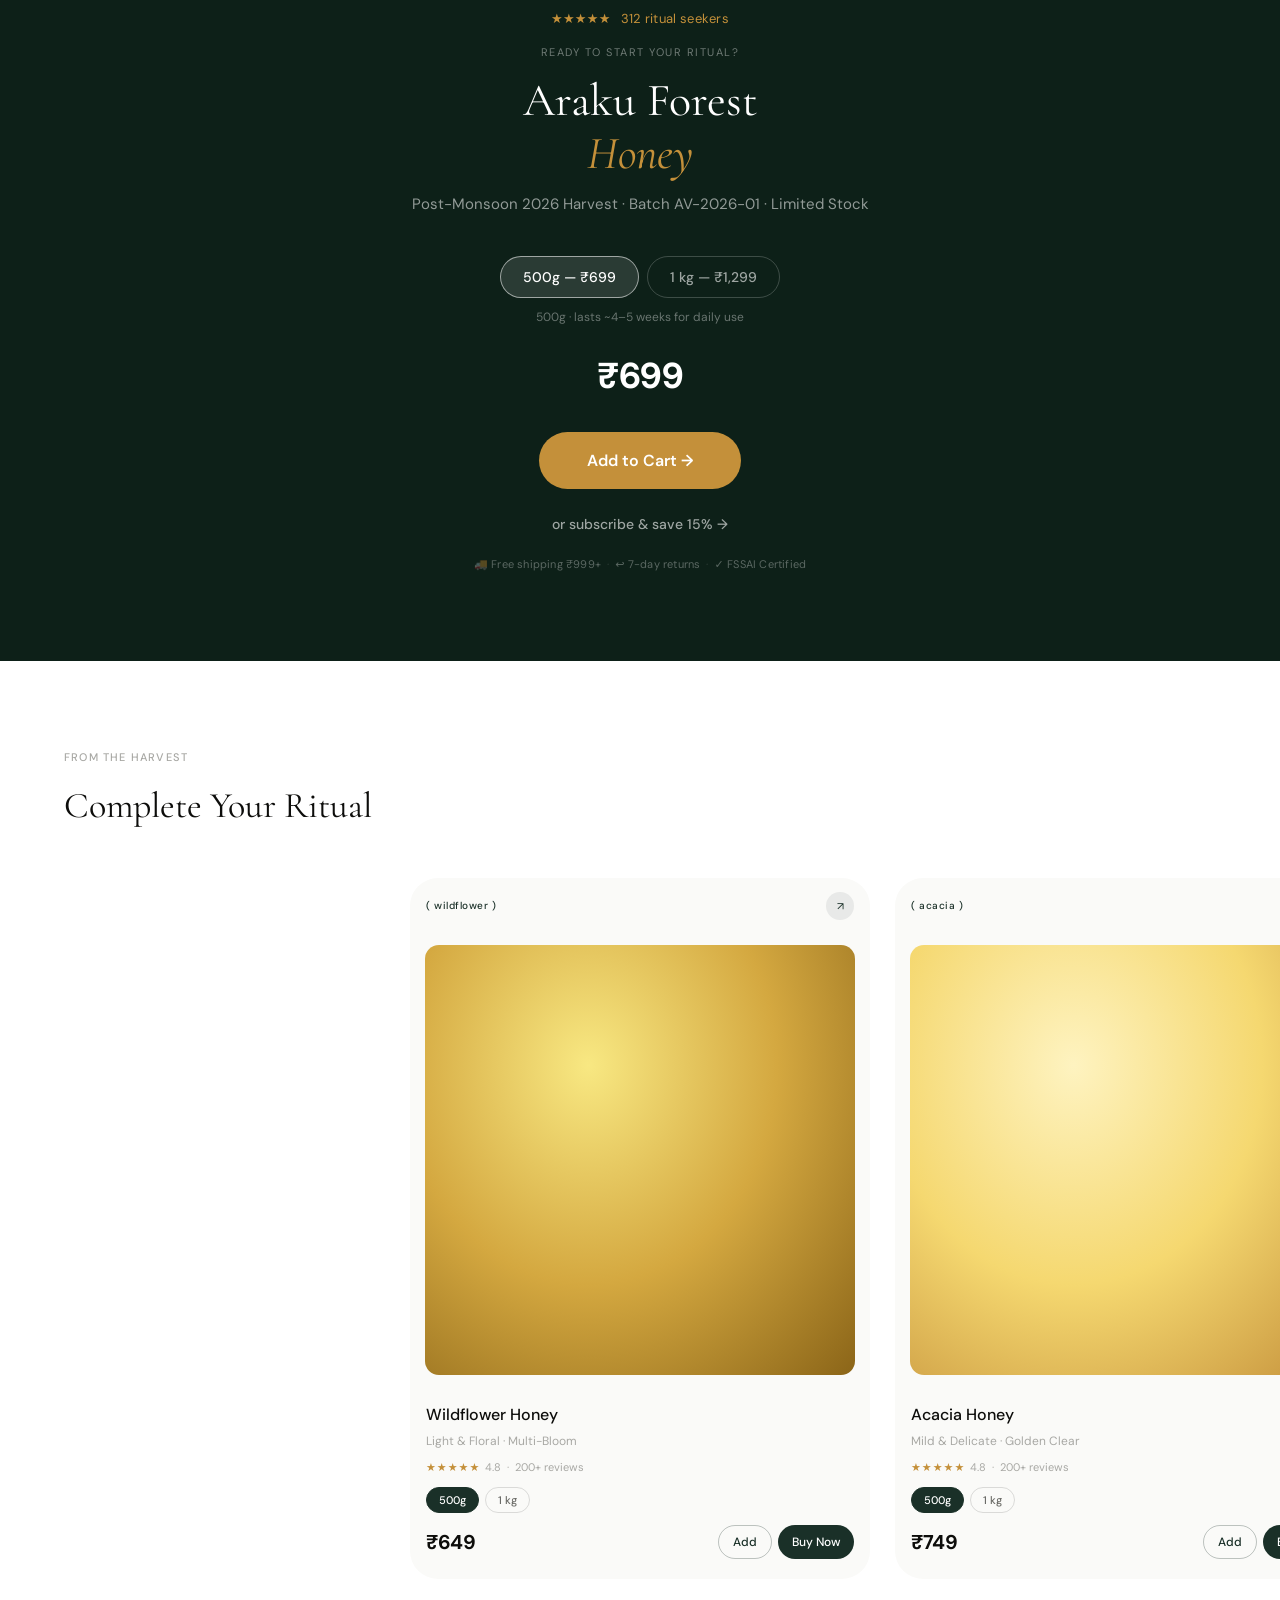
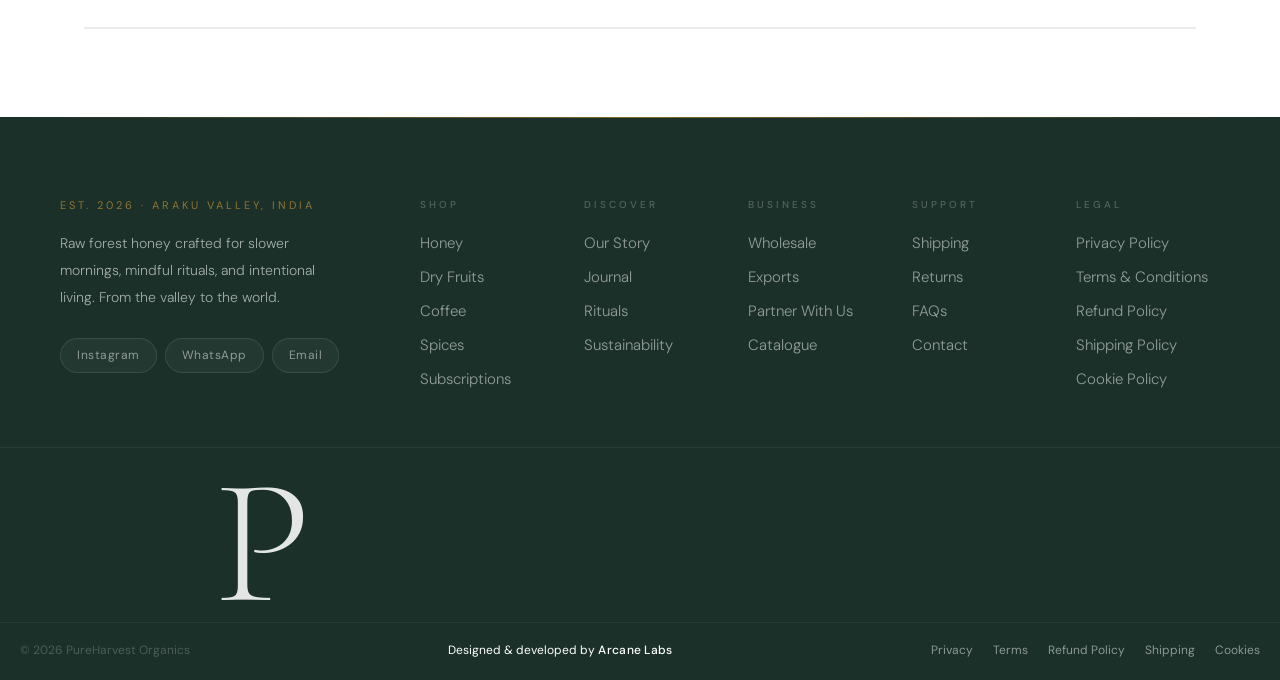
<file: product-honey.html>
<!DOCTYPE html>
<html lang="en">
<head>
  <meta charset="UTF-8" />
  <meta name="viewport" content="width=device-width, initial-scale=1.0" />
  <title>Forest Honey — PureHarvest Organics</title>
  <link rel="preconnect" href="https://fonts.googleapis.com" />
  <link rel="preconnect" href="https://fonts.gstatic.com" crossorigin />
  <link href="https://fonts.googleapis.com/css2?family=Cormorant+Garamond:ital,wght@0,300;0,400;0,500;0,600;1,300;1,400;1,500&family=DM+Sans:opsz,wght@9..40,300;9..40,400;9..40,500&display=swap" rel="stylesheet" />
  <link rel="stylesheet" href="style.css" />
  <style>
    /* ============================================================
       PRODUCT PAGE — Forest Honey
    ============================================================ */
    .pd-wrap { max-width: 1200px; margin: 0 auto; padding: 0 24px; }

    /* ── Breadcrumb ── */
    .pd-crumb { padding: 28px 0 0; font-size: 12px; color: var(--muted); font-family: var(--sans); }
    .pd-crumb a { color: var(--muted); transition: color var(--ease); }
    .pd-crumb a:hover { color: var(--forest); }
    .pd-crumb span { margin: 0 7px; opacity: 0.3; }

    /* ── Hero layout ── */
    .pd-hero { display: grid; grid-template-columns: 1fr 1fr; gap: 64px; padding: 36px 0 80px; align-items: start; }
    @media (max-width: 768px) { .pd-hero { grid-template-columns: 1fr; gap: 28px; padding: 20px 0 60px; } }

    /* ── Image column ── */
    .pd-img-col { position: sticky; top: 96px; }
    .pd-img-main { width: 100%; aspect-ratio: 4/5; border-radius: var(--r-lg); display: flex; align-items: center; justify-content: center; position: relative; overflow: hidden; }
    .pd-img-badge { position: absolute; top: 16px; left: 16px; font-size: 10px; letter-spacing: 0.6px; color: rgba(255,255,255,0.9); background: rgba(0,0,0,0.28); backdrop-filter: blur(8px); -webkit-backdrop-filter: blur(8px); padding: 5px 12px; border-radius: var(--r-pill); }
    .pd-thumbs { display: flex; gap: 10px; margin-top: 12px; }
    .pd-thumb { flex: 0 0 64px; height: 64px; border-radius: 10px; cursor: pointer; opacity: 0.5; border: 2px solid transparent; transition: opacity var(--ease), border-color var(--ease); }
    .pd-thumb.active { opacity: 1; border-color: var(--forest); }
    .pd-thumb:hover { opacity: 0.85; }

    /* ── Info column ── */
    .pd-rating-row { display: flex; align-items: center; gap: 8px; margin-bottom: 18px; flex-wrap: wrap; }
    .pd-stars-lg { color: var(--honey); font-size: 15px; letter-spacing: 1px; }
    .pd-rnum { font-size: 14px; font-weight: 600; color: var(--dark); font-family: var(--sans); }
    .pd-rcount-link { font-size: 12px; color: var(--forest); border-bottom: 1px solid rgba(26,48,40,0.3); padding-bottom: 1px; transition: opacity var(--ease); }
    .pd-rcount-link:hover { opacity: 0.6; }

    .pd-eye { font-size: 11px; letter-spacing: 1.2px; text-transform: uppercase; color: var(--honey); font-family: var(--sans); font-weight: 500; margin-bottom: 10px; }
    .pd-name { font-family: var(--serif); font-size: clamp(38px, 5vw, 56px); font-weight: 400; color: var(--dark); line-height: 1.08; margin-bottom: 12px; }
    .pd-tagline { font-size: 15px; color: var(--gray); line-height: 1.65; margin-bottom: 20px; }
    .pd-tags { display: flex; flex-wrap: wrap; gap: 6px; margin-bottom: 24px; }
    .pd-tag { font-size: 10px; font-weight: 500; letter-spacing: 0.5px; text-transform: uppercase; color: var(--forest); background: rgba(26,48,40,0.07); padding: 5px 13px; border-radius: var(--r-pill); font-family: var(--sans); }

    .pd-rule { height: 1px; background: var(--border); margin: 20px 0; }

    .pd-size-label { font-size: 11px; font-weight: 500; letter-spacing: 0.5px; text-transform: uppercase; color: var(--muted); font-family: var(--sans); margin-bottom: 10px; }
    .pd-sizes { display: flex; gap: 10px; margin-bottom: 20px; }
    .pd-sz { font-size: 14px; font-weight: 500; font-family: var(--sans); padding: 12px 28px; border-radius: var(--r-pill); border: 1.5px solid var(--border-md); color: var(--gray); background: transparent; cursor: pointer; transition: all var(--ease); }
    .pd-sz:hover { border-color: var(--forest); color: var(--forest); }
    .pd-sz.active { background: var(--forest); color: white; border-color: var(--forest); }

    /* Qty stepper */
    .pd-qty-row { display: flex; align-items: center; gap: 16px; margin-bottom: 20px; }
    .pd-qty-label { font-size: 11px; font-weight: 500; letter-spacing: 0.5px; text-transform: uppercase; color: var(--muted); font-family: var(--sans); }
    .pd-qty { display: flex; align-items: center; border: 1.5px solid var(--border-md); border-radius: var(--r-pill); overflow: hidden; }
    .pd-qty-btn { width: 42px; height: 42px; font-size: 18px; color: var(--forest); background: transparent; display: flex; align-items: center; justify-content: center; transition: background var(--ease); font-family: var(--sans); }
    .pd-qty-btn:hover { background: var(--warm); }
    .pd-qty-num { min-width: 36px; text-align: center; font-size: 15px; font-weight: 500; color: var(--dark); font-family: var(--sans); }

    .pd-price-row { display: flex; align-items: baseline; gap: 10px; margin-bottom: 4px; }
    .pd-price { font-family: var(--sans); font-size: 40px; font-weight: 700; letter-spacing: -1px; color: var(--dark); }
    .pd-price-note { font-size: 13px; color: var(--muted); font-family: var(--sans); }
    .pd-ship { font-size: 12px; color: var(--muted); margin-bottom: 24px; margin-top: 4px; }

    .pd-actions { display: flex; gap: 12px; margin-bottom: 20px; }
    .pd-add { flex: 1; padding: 18px; font-size: 15px; font-weight: 500; font-family: var(--sans); color: var(--forest); border: 1.5px solid rgba(26,48,40,0.28); border-radius: var(--r-pill); transition: background var(--ease), color var(--ease), border-color var(--ease); }
    .pd-add:hover { background: var(--forest); color: white; border-color: var(--forest); }
    .pd-buy { flex: 1; padding: 18px; font-size: 15px; font-weight: 500; font-family: var(--sans); color: white; background: var(--forest); border-radius: var(--r-pill); transition: background var(--ease), transform var(--ease); }
    .pd-buy:hover { background: var(--forest-2); transform: translateY(-1px); }

    .pd-trust { display: flex; flex-wrap: wrap; gap: 12px; padding: 16px 18px; background: var(--off-white); border-radius: 14px; }
    .pd-trust-item { display: flex; align-items: center; gap: 7px; font-size: 12px; color: var(--gray); font-family: var(--sans); }
    .pd-trust-dot { width: 5px; height: 5px; border-radius: 50%; background: var(--forest); flex-shrink: 0; }

    /* ── Sticky bar ── */
    .pd-sticky { position: fixed; bottom: 0; left: 0; right: 0; z-index: 999; background: rgba(255,255,255,0.96); backdrop-filter: blur(20px); -webkit-backdrop-filter: blur(20px); border-top: 1px solid var(--border); padding: 14px 24px; display: flex; align-items: center; gap: 20px; transform: translateY(100%); transition: transform 0.3s ease; box-shadow: 0 -8px 32px rgba(0,0,0,0.06); }
    .pd-sticky.visible { transform: translateY(0); }
    .pd-sticky-info { flex: 1; min-width: 0; }
    .pd-sticky-name { font-size: 14px; font-weight: 500; color: var(--dark); font-family: var(--sans); }
    .pd-sticky-price { font-size: 13px; color: var(--muted); font-family: var(--sans); }
    .pd-sticky-btn { background: var(--forest); color: white; padding: 13px 24px; border-radius: var(--r-pill); font-size: 14px; font-weight: 500; font-family: var(--sans); white-space: nowrap; transition: background var(--ease); }
    .pd-sticky-btn:hover { background: var(--forest-2); }
    @media (max-width: 480px) { .pd-sticky { padding: 12px 16px; gap: 12px; } .pd-sticky-btn { padding: 12px 18px; font-size: 13px; } }

    /* ── Section shared ── */
    .pd-section-eye { font-size: 11px; letter-spacing: 1.2px; text-transform: uppercase; color: var(--muted); font-family: var(--sans); font-weight: 500; margin-bottom: 12px; }
    .pd-section-h2 { font-family: var(--serif); font-size: clamp(28px, 4vw, 42px); font-weight: 400; color: var(--dark); line-height: 1.15; margin-bottom: 14px; }
    .pd-section-sub { font-size: 15px; color: var(--gray); line-height: 1.7; max-width: 560px; }

    /* ── Taste Profile ── */
    .pd-taste { padding: 88px 0; background: var(--warm); }
    .pd-taste-layout { display: grid; grid-template-columns: 1fr 1fr; gap: 72px; align-items: start; margin-top: 52px; }
    @media (max-width: 768px) { .pd-taste-layout { grid-template-columns: 1fr; gap: 40px; } }

    .pd-notes { display: flex; flex-wrap: wrap; gap: 8px; margin-bottom: 36px; }
    .pd-note { display: flex; align-items: center; gap: 7px; padding: 10px 18px; background: white; border-radius: var(--r-pill); font-size: 13px; font-weight: 500; color: var(--dark); border: 1px solid var(--border); font-family: var(--sans); }
    .pd-note-dot { width: 8px; height: 8px; border-radius: 50%; flex-shrink: 0; }

    .pd-bars { display: flex; flex-direction: column; gap: 20px; }
    .pd-bar-label-row { display: flex; justify-content: space-between; font-size: 11px; color: var(--muted); font-family: var(--sans); letter-spacing: 0.5px; text-transform: uppercase; margin-bottom: 8px; }
    .pd-bar-title { font-size: 13px; font-weight: 500; color: var(--dark); margin-bottom: 6px; font-family: var(--sans); }
    .pd-bar-track { height: 5px; background: var(--border); border-radius: 3px; overflow: visible; position: relative; }
    .pd-bar-fill { height: 100%; background: linear-gradient(to right, var(--honey), #a06820); border-radius: 3px; position: relative; }
    .pd-bar-fill::after { content: ''; position: absolute; right: -1px; top: 50%; transform: translateY(-50%); width: 12px; height: 12px; border-radius: 50%; background: var(--honey-dk); border: 2px solid white; box-shadow: 0 2px 6px rgba(0,0,0,0.15); }

    .pd-taste-right { display: flex; flex-direction: column; gap: 32px; }
    .pd-colour-swatch { display: flex; align-items: center; gap: 20px; padding: 20px 24px; background: white; border-radius: 16px; border: 1px solid var(--border); }
    .pd-swatch-circle { width: 52px; height: 52px; border-radius: 50%; background: radial-gradient(ellipse at 40% 35%, #e8c050, #a06020, #5c3410); flex-shrink: 0; }
    .pd-swatch-label { font-size: 11px; text-transform: uppercase; letter-spacing: 0.8px; color: var(--muted); font-family: var(--sans); margin-bottom: 4px; }
    .pd-swatch-val { font-size: 14px; font-weight: 500; color: var(--dark); font-family: var(--sans); }

    .pd-crystallise { padding: 20px 24px; background: white; border-radius: 16px; border: 1px solid var(--border); }
    .pd-crys-title { font-size: 13px; font-weight: 600; color: var(--dark); margin-bottom: 6px; font-family: var(--sans); }
    .pd-crys-body { font-size: 13px; color: var(--gray); line-height: 1.6; }

    .pd-pairings { }
    .pd-pair-label { font-size: 11px; text-transform: uppercase; letter-spacing: 0.8px; color: var(--muted); font-family: var(--sans); margin-bottom: 12px; }
    .pd-pair-chips { display: flex; flex-wrap: wrap; gap: 8px; }
    .pd-pair-chip { font-size: 12px; color: var(--gray); background: white; padding: 7px 14px; border-radius: var(--r-pill); border: 1px solid var(--border); font-family: var(--sans); }

    /* ── Why Different ── */
    .pd-diff { padding: 88px 0; }
    .pd-diff-grid { display: grid; grid-template-columns: repeat(4, 1fr); gap: 24px; margin-top: 52px; }
    @media (max-width: 900px) { .pd-diff-grid { grid-template-columns: repeat(2, 1fr); gap: 20px; } }
    @media (max-width: 480px) { .pd-diff-grid { grid-template-columns: 1fr; gap: 14px; } } /* single col on mobile — 2-col feels cramped */
    .pd-diff-col { padding: 28px 22px; background: var(--off-white); border-radius: 18px; border: 1px solid var(--border); }
    .pd-diff-icon { font-size: 36px; margin-bottom: 14px; } /* larger emoji — more presence */
    .pd-diff-badge { font-size: 9px; font-weight: 700; letter-spacing: 1px; text-transform: uppercase; color: var(--forest); background: rgba(26,48,40,0.08); padding: 3px 9px; border-radius: var(--r-pill); display: inline-block; margin-bottom: 10px; font-family: var(--sans); }
    .pd-diff-title { font-size: 14px; font-weight: 600; color: var(--dark); margin-bottom: 7px; font-family: var(--sans); line-height: 1.3; }
    .pd-diff-desc { font-size: 12px; color: var(--gray); line-height: 1.55; }

    /* ── Batch Transparency ── */
    .pd-batch { padding: 88px 0; background: var(--off-white); }
    .pd-batch-card { background: white; border-radius: 20px; border: 1px solid var(--border); overflow: hidden; display: grid; grid-template-columns: 200px 1fr; margin-top: 48px; }
    @media (max-width: 640px) { .pd-batch-card { grid-template-columns: 1fr; } }
    .pd-batch-sidebar { background: var(--forest); padding: 36px 28px; display: flex; flex-direction: column; justify-content: center; }
    .pd-batch-sidebar-eye { font-size: 10px; letter-spacing: 1.5px; text-transform: uppercase; color: rgba(255,255,255,0.45); font-family: var(--sans); margin-bottom: 10px; }
    .pd-batch-num { font-family: var(--serif); font-size: 26px; color: white; line-height: 1.25; }
    .pd-batch-season { font-size: 13px; color: var(--honey); margin-top: 8px; font-family: var(--sans); font-weight: 500; }
    .pd-batch-fields { padding: 36px 40px; display: grid; grid-template-columns: repeat(3, 1fr); gap: 28px; }
    @media (max-width: 768px) { .pd-batch-fields { grid-template-columns: repeat(2, 1fr); gap: 20px; padding: 24px; } }
    @media (max-width: 480px) { .pd-batch-fields { grid-template-columns: 1fr 1fr; gap: 16px; padding: 20px; } }
    .pd-batch-field-label { font-size: 10px; text-transform: uppercase; letter-spacing: 0.8px; color: var(--muted); font-family: var(--sans); margin-bottom: 5px; }
    .pd-batch-field-val { font-size: 14px; font-weight: 500; color: var(--dark); font-family: var(--sans); }
    .pd-batch-cert-row { display: flex; align-items: center; gap: 7px; }
    .pd-batch-cert-dot { width: 8px; height: 8px; border-radius: 50%; background: #16a34a; flex-shrink: 0; }
    .pd-batch-note { grid-column: 1 / -1; padding-top: 12px; border-top: 1px solid var(--border); font-size: 12px; color: var(--muted); font-family: var(--sans); }

    /* ── Ritual / How to Use ── */
    .pd-ritual { padding: 88px 0; }
    .pd-ritual-grid { display: grid; grid-template-columns: repeat(3, 1fr); gap: 16px; margin-top: 52px; }
    @media (max-width: 768px) { .pd-ritual-grid { grid-template-columns: 1fr; gap: 14px; } }
    .pd-ritual-card { border-radius: 20px; overflow: hidden; aspect-ratio: 4/5; position: relative; display: flex; align-items: flex-end; }
    .pd-ritual-bg { position: absolute; inset: 0; }
    .pd-ritual-bg-1 { background: radial-gradient(ellipse at 50% 30%, #e8c050, #a06020, #3c2010); }
    .pd-ritual-bg-2 { background: radial-gradient(ellipse at 50% 30%, #f5f0e8, #c4a870, #6b4c20); }
    .pd-ritual-bg-3 { background: radial-gradient(ellipse at 50% 30%, #4a7060, #1a3028, #0d1810); }
    .pd-ritual-overlay { position: absolute; inset: 0; background: linear-gradient(to top, rgba(0,0,0,0.72) 0%, rgba(0,0,0,0.1) 55%, transparent 100%); }
    .pd-ritual-text { position: relative; z-index: 2; padding: 28px; }
    .pd-ritual-num { font-size: 11px; font-weight: 700; letter-spacing: 1.5px; color: rgba(255,255,255,0.5); font-family: var(--sans); text-transform: uppercase; margin-bottom: 8px; }
    .pd-ritual-title { font-size: 17px; font-weight: 600; color: white; margin-bottom: 7px; font-family: var(--sans); line-height: 1.3; }
    .pd-ritual-desc { font-size: 13px; color: rgba(255,255,255,0.72); line-height: 1.55; }

    /* ── Benefits ── */
    .pd-benefits { padding: 88px 0; background: var(--warm); }
    .pd-benefits-grid { display: grid; grid-template-columns: repeat(4, 1fr); gap: 20px; margin-top: 52px; }
    @media (max-width: 900px) { .pd-benefits-grid { grid-template-columns: repeat(2, 1fr); } }
    @media (max-width: 480px) { .pd-benefits-grid { grid-template-columns: 1fr; } }
    .pd-benefit { background: white; border-radius: 16px; padding: 26px 22px; border: 1px solid var(--border); }
    .pd-benefit-icon { font-size: 36px; margin-bottom: 14px; } /* match pd-diff-icon size */
    .pd-benefit-title { font-size: 14px; font-weight: 600; color: var(--dark); margin-bottom: 7px; font-family: var(--sans); }
    .pd-benefit-desc { font-size: 13px; color: var(--gray); line-height: 1.6; }

    /* ── Product Story ── */
    .pd-story { padding: 88px 0; border-top: 1px solid var(--border); }
    .pd-story-pull { font-family: var(--serif); font-size: clamp(35px, 3.5vw, 40px); font-weight: 400; font-style: italic; color: var(--dark); text-align: center; max-width: 640px; margin: 0 auto 60px; line-height: 1.45; }
    .pd-story-grid { display: grid; grid-template-columns: 1fr 1fr; gap: 52px; }
    @media (max-width: 768px) { .pd-story-grid { grid-template-columns: 1fr; gap: 28px; } }
    .pd-story-col h3 { font-family: var(--serif); font-size: 22px; font-weight: 400; color: var(--dark); margin-bottom: 14px; }
    .pd-story-col p { font-size: 15px; color: var(--gray); line-height: 1.8; }
    .pd-story-col p + p { margin-top: 14px; }

    /* ── From the Source ── */
    .pd-source { background: var(--forest); color: white; padding: 88px 0; }
    .pd-source-inner { max-width: 1200px; margin: 0 auto; padding: 0 24px; display: grid; grid-template-columns: 1fr 1fr; gap: 80px; align-items: center; }
    @media (max-width: 768px) { .pd-source-inner { grid-template-columns: 1fr; gap: 44px; } }
    .pd-source-eye { font-size: 11px; letter-spacing: 1.2px; text-transform: uppercase; color: rgba(255,255,255,0.5); font-family: var(--sans); font-weight: 500; margin-bottom: 14px; }
    .pd-source-h2 { font-family: var(--serif); font-size: clamp(28px, 4vw, 44px); font-weight: 400; line-height: 1.15; margin-bottom: 20px; }
    .pd-source-h2 em { color: var(--honey); }
    .pd-source-p { font-size: 15px; color: rgba(255,255,255,0.7); line-height: 1.8; margin-bottom: 14px; }
    .pd-source-stats { display: flex; gap: 44px; margin-top: 36px; padding-top: 28px; border-top: 1px solid rgba(255,255,255,0.1); }
    .pd-stat-n { font-family: var(--serif); font-size: 34px; font-weight: 400; color: var(--honey); }
    .pd-stat-l { font-size: 11px; color: rgba(255,255,255,0.45); font-family: var(--sans); margin-top: 4px; letter-spacing: 0.3px; }
    .pd-source-visual { aspect-ratio: 1; border-radius: var(--r-lg); overflow: hidden; }
    .pd-source-img { width: 100%; height: 100%; display: flex; align-items: center; justify-content: center; padding-top: 24px;}

    /* ── Customer Reviews ── */
    .pd-reviews { padding: 88px 0; }
    .pd-reviews-inner { max-width: 1200px; margin: 0 auto; padding: 0 24px; }
    .pd-rev-summary { display: grid; grid-template-columns: 120px 1fr auto; gap: 48px; align-items: center; padding: 36px 40px; background: var(--off-white); border-radius: 20px; margin: 48px 0; }
    @media (max-width: 768px) { .pd-rev-summary { grid-template-columns: 1fr; gap: 24px; padding: 24px; } }
    .pd-rev-big { font-family: var(--serif); font-size: 64px; font-weight: 400; color: var(--dark); line-height: 1; }
    .pd-rev-stars { color: var(--honey); font-size: 18px; letter-spacing: 2px; margin-bottom: 6px; }
    .pd-rev-total { font-size: 13px; color: var(--muted); font-family: var(--sans); }
    .pd-rev-bars { display: flex; flex-direction: column; gap: 8px; }
    .pd-rev-bar-row { display: flex; align-items: center; gap: 10px; }
    .pd-rev-bar-lbl { font-size: 12px; color: var(--muted); min-width: 14px; text-align: right; font-family: var(--sans); }
    .pd-rev-bar-track { flex: 1; height: 5px; background: var(--border); border-radius: 3px; overflow: hidden; }
    .pd-rev-bar-fill { height: 100%; background: var(--honey); border-radius: 3px; }
    .pd-rev-write { padding: 13px 26px; border: 1.5px solid rgba(26,48,40,0.28); border-radius: var(--r-pill); font-size: 14px; font-weight: 500; color: var(--forest); font-family: var(--sans); transition: background var(--ease), color var(--ease); white-space: nowrap; }
    .pd-rev-write:hover { background: var(--forest); color: white; border-color: var(--forest); }
    .pd-rev-grid { display: grid; grid-template-columns: repeat(3, 1fr); gap: 18px; }
    @media (max-width: 900px) { .pd-rev-grid { grid-template-columns: 1fr; } .pd-rev-clone { display: none !important; } }

    /* ── Reviews marquee (desktop only) ── */
    @media (min-width: 901px) {
      .pd-rev-track-wrap { overflow: hidden; margin: 0 -24px; position: relative; }
      .pd-rev-track-wrap::before,
      .pd-rev-track-wrap::after { content: ''; position: absolute; top: 0; bottom: 0; width: 90px; z-index: 2; pointer-events: none; }
      .pd-rev-track-wrap::before { left: 0; background: linear-gradient(to right, white, transparent); }
      .pd-rev-track-wrap::after  { right: 0; background: linear-gradient(to left, white, transparent); }
      .pd-rev-grid { display: flex !important; flex-wrap: nowrap !important; gap: 16px; padding: 6px 24px 12px; width: max-content; animation: pdRevMarquee 36s linear infinite; }
      .pd-rev-grid:hover { animation-play-state: paused; }
      .pd-rev-card { flex: 0 0 320px; width: 320px; }
    }
    @keyframes pdRevMarquee { from { transform: translateX(0); } to { transform: translateX(-50%); } }
    .pd-rev-card { background: var(--off-white); border-radius: 16px; padding: 24px; }
    .pd-rev-head { display: flex; justify-content: space-between; align-items: flex-start; margin-bottom: 10px; }
    .pd-rev-name { font-size: 14px; font-weight: 600; color: var(--dark); font-family: var(--sans); margin-bottom: 2px; }
    .pd-rev-date { font-size: 11px; color: var(--muted); font-family: var(--sans); }
    .pd-rev-card-stars { color: var(--honey); font-size: 13px; letter-spacing: 0.8px; margin-bottom: 8px; }
    .pd-rev-verified { font-size: 10px; font-weight: 700; text-transform: uppercase; letter-spacing: 0.8px; color: #16a34a; background: rgba(22,163,74,0.1); padding: 3px 9px; border-radius: var(--r-pill); display: inline-block; margin-bottom: 10px; font-family: var(--sans); }
    .pd-rev-title { font-size: 14px; font-weight: 600; color: var(--dark); margin-bottom: 7px; font-family: var(--sans); }
    .pd-rev-body { font-size: 13px; color: var(--gray); line-height: 1.65; }

    /* ── FAQ ── */
    .pd-faq { padding: 88px 0; background: var(--off-white); }
    .pd-faq-inner { max-width: 760px; margin: 0 auto; padding: 0 24px; }
    .pd-faq-list { margin-top: 48px; border-top: 1px solid var(--border); }
    .pd-faq-item { border-bottom: 1px solid var(--border); }
    .pd-faq-q { width: 100%; padding: 22px 0; display: flex; justify-content: space-between; align-items: center; font-size: 15px; font-weight: 500; color: var(--dark); font-family: var(--sans); text-align: left; gap: 16px; cursor: pointer; }
    .pd-faq-icon { width: 26px; height: 26px; border-radius: 50%; border: 1px solid var(--border-md); display: flex; align-items: center; justify-content: center; font-size: 16px; color: var(--gray); flex-shrink: 0; transition: transform 0.3s ease, background 0.3s ease; }
    .pd-faq-item.open .pd-faq-icon { transform: rotate(45deg); background: var(--forest); color: white; border-color: var(--forest); }
    .pd-faq-a { max-height: 0; overflow: hidden; transition: max-height 0.38s ease; }
    .pd-faq-a-inner { padding: 0 0 22px; font-size: 14px; color: var(--gray); line-height: 1.75; max-width: 600px; }
    .pd-faq-item.open .pd-faq-a { max-height: 500px; }

    /* ── Close CTA ── */
    .pd-close { background: var(--forest-2); padding: 88px 0; }
    .pd-close-inner { max-width: 640px; margin: 0 auto; padding: 0 24px; text-align: center; }
    .pd-close-eye { font-size: 11px; letter-spacing: 1.5px; text-transform: uppercase; color: rgba(255,255,255,0.4); font-family: var(--sans); margin-bottom: 12px; }
    .pd-close-h2 { font-family: var(--serif); font-size: clamp(30px, 4vw, 46px); font-weight: 400; color: white; line-height: 1.15; margin-bottom: 12px; }
    .pd-close-h2 em { color: var(--honey); font-style: italic; }
    .pd-close-sub { font-size: 15px; color: rgba(255,255,255,0.55); margin-bottom: 40px; line-height: 1.6; }
    .pd-close-sizes { display: flex; gap: 8px; justify-content: center; margin-bottom: 20px; }
    .pd-close-sz { padding: 11px 22px; border-radius: var(--r-pill); border: 1.5px solid rgba(255,255,255,0.2); color: rgba(255,255,255,0.6); font-size: 14px; font-weight: 500; font-family: var(--sans); cursor: pointer; transition: all var(--ease); }
    .pd-close-sz.active { background: rgba(255,255,255,0.12); border-color: rgba(255,255,255,0.55); color: white; }
    .pd-close-price-row { font-family: var(--sans); font-size: 36px; font-weight: 700; color: white; letter-spacing: -0.5px; margin-bottom: 28px; }
    .pd-close-btn { display: inline-block; background: var(--honey); color: white; padding: 18px 48px; border-radius: var(--r-pill); font-size: 16px; font-weight: 600; font-family: var(--sans); transition: background var(--ease), transform var(--ease); margin-bottom: 14px; }
    .pd-close-btn:hover { background: var(--honey-dk); transform: translateY(-1px); }
    .pd-close-note { font-size: 12px; color: rgba(255,255,255,0.4); }
    .pd-close-note a { color: rgba(255,255,255,0.6); border-bottom: 1px solid rgba(255,255,255,0.2); }

    /* Dynamic usage copy — sits between size buttons and qty */
    .pd-usage { font-size: 12px; color: var(--muted); font-family: var(--sans); margin: -4px 0 18px; }

    /* pd-close section enhancements */
    .pd-close-rating { font-size: 13px; color: var(--honey); font-family: var(--sans); margin-bottom: 14px; letter-spacing: 0.3px; }
    .pd-close-usage  { font-size: 12px; color: rgba(255,255,255,0.38); font-family: var(--sans); margin: -10px 0 20px; }
    .pd-close-subscribe { display: block; font-size: 14px; font-weight: 500; color: rgba(255,255,255,0.6); font-family: var(--sans); margin: 10px 0 20px; text-decoration: none; transition: color 0.2s; }
    .pd-close-subscribe:hover { color: white; }
    .pd-close-trust { display: flex; gap: 6px; justify-content: center; flex-wrap: wrap; font-size: 11px; color: rgba(255,255,255,0.32); font-family: var(--sans); letter-spacing: 0.2px; }
    .pd-close-trust-sep { color: rgba(255,255,255,0.15); }

    /* ── Related ── */
    .pd-related { padding: 88px 0 0; }
    .pd-related-hdr { max-width: 1200px; margin: 0 auto; padding: 0 24px 36px; }
    .pd-related-eye { font-size: 11px; letter-spacing: 1.2px; text-transform: uppercase; color: var(--muted); font-family: var(--sans); font-weight: 500; margin-bottom: 10px; }
    .pd-related-h2 { font-family: var(--serif); font-size: clamp(26px, 4vw, 36px); font-weight: 400; color: var(--dark); }
  </style>
  
  <!-- Microsoft Clarity — session recordings and heatmaps -->
  <script type="text/javascript">
    (function(c,l,a,r,i,t,y){
        c[a]=c[a]||function(){(c[a].q=c[a].q||[]).push(arguments)};
        t=l.createElement(r);t.async=1;t.src="https://www.clarity.ms/tag/"+i;
        y=l.getElementsByTagName(r)[0];y.parentNode.insertBefore(t,y);
    })(window, document, "clarity", "script", "x6j5tml7vd");
  </script>

<!-- Google Analytics (GA4) — traffic, conversions and events -->
  <script async src="https://www.googletagmanager.com/gtag/js?id=G-11TJLZM6SY"></script>
  <script>
    window.dataLayer = window.dataLayer || [];
    function gtag(){dataLayer.push(arguments);}
    gtag('js', new Date());
    gtag('config', 'G-11TJLZM6SY');
  </script>
</head>
<body>

<!-- ANNOUNCEMENT BAR -->
<div class="ann-bar">
  <div class="ann-track">
    <span>Free shipping across India on orders ₹999+</span>
    <span class="ann-sep">◦</span>
    <span>Post-Monsoon 2026 Harvest — Now Live</span>
    <span class="ann-sep">◦</span>
    <span>FSSAI Certified · 100% Raw</span>
    <span class="ann-sep">◦</span>
    <span>Free shipping across India on orders ₹999+</span>
    <span class="ann-sep">◦</span>
    <span>Post-Monsoon 2026 Harvest — Now Live</span>
    <span class="ann-sep">◦</span>
    <span>FSSAI Certified · 100% Raw</span>
    <span class="ann-sep">◦</span>
  </div>
</div>

<!-- HEADER -->
<header class="site-header" id="siteHeader">
  <div class="header-shell">
    <div class="header-logo"><div class="logo-mark">🌿</div></div>
    <div class="header-brand">
      <a href="index.html" style="text-decoration:none">
        <p class="brand-name">PUREHARVEST</p>
        <span class="brand-tagline">RAW · WILD · PURE</span>
      </a>
    </div>
    <div class="header-actions">
      <button class="hdr-btn" aria-label="Search">
        <svg width="28" height="28" viewBox="0 0 24 24" fill="none" stroke="currentColor" stroke-width="1.5" stroke-linecap="round" stroke-linejoin="round"><circle cx="11" cy="11" r="8"/><path d="M21 21l-4.35-4.35"/></svg>
      </button>
      <button class="hdr-btn cart-hdr-btn" aria-label="Cart">
        <svg width="28" height="28" viewBox="0 0 24 24" fill="none" stroke="currentColor" stroke-width="1.5" stroke-linecap="round" stroke-linejoin="round"><path d="M6 2L3 6v14a2 2 0 002 2h14a2 2 0 002-2V6l-3-4z"/><line x1="3" y1="6" x2="21" y2="6"/><path d="M16 10a4 4 0 01-8 0"/></svg>
        <span class="cart-dot"></span>
      </button>
      <button class="hdr-btn menu-hdr-btn" id="menuToggle" aria-label="Open menu">
        <div class="hlines"><span></span><span></span></div>
      </button>
    </div>
  </div>
</header>

<div class="menu-overlay" id="menuOverlay"></div>

<!-- SEARCH OVERLAY -->
<div class="search-overlay" id="searchOverlay">
  <div class="search-backdrop" id="searchBackdrop"></div>
  <div class="search-panel">
    <div class="search-inner">
      <input type="text" class="search-input" id="searchInput" placeholder="Search honey, coffee, spices..." autocomplete="off" />
      <button class="search-close" id="searchClose">✕</button>
    </div>
    <div class="search-results" id="searchResults"></div>
  </div>
</div>

<!-- CART SIDEBAR -->
<div class="cart-sidebar" id="cartSidebar">
  <div class="cart-backdrop" id="cartBackdrop"></div>
  <div class="cart-panel">
    <div class="cart-head">
      <h3 class="cart-title">Your Ritual</h3>
      <button class="cart-close" id="cartClose">✕</button>
    </div>
    <div class="cart-items" id="cartItems">
      <div class="cart-empty">
        <div class="cart-empty-icon">🌿</div>
        <p>Your basket is empty.</p>
        <p style="font-size:13px;color:var(--muted)">Add something from the harvest.</p>
      </div>
    </div>
    <div class="cart-foot">
      <div class="cart-total"><span>Total</span><span id="cartTotal">₹0</span></div>
      <button class="btn-primary btn-block" id="checkoutBtn">Proceed to Checkout →</button>
    </div>
  </div>
</div>

<!-- RITUAL DRAWER -->
<div id="ritualDrawer" class="ritual-drawer">
  <div class="drawer-grip"></div>
  <div class="drawer-head">
    <div><p class="drawer-eyebrow">PUREHARVEST</p><h2 class="drawer-title">Explore Rituals</h2></div>
    <button class="drawer-close" id="closeDrawer" aria-label="Close menu">
      <svg width="16" height="16" viewBox="0 0 24 24" fill="none" stroke="currentColor" stroke-width="1.5"><path d="M18 6L6 18M6 6l12 12"/></svg>
    </button>
  </div>
  <div class="drawer-orbs">
    <a href="product-honey.html" class="orb orb-active"><div class="orb-ring">🍯</div><span>Honey</span></a>
    <a href="product-honey.html" class="orb"><div class="orb-ring">🫒</div><span>Dry Fruits</span></a>
    <a href="product-honey.html" class="orb"><div class="orb-ring">☕</div><span>Coffee</span></a>
    <a href="product-honey.html" class="orb"><div class="orb-ring">🌶</div><span>Spices</span></a>
  </div>
  <nav class="drawer-nav">
    <!-- My Account first — returning customers; Contact last — utility -->
    <a href="account.html" class="d-link"><div class="d-link-l"><div class="d-icon">👤</div><div><p class="d-link-name">My Account</p><p class="d-link-sub">Orders, rewards &amp; profile</p></div></div><span class="d-arrow">→</span></a>
    <a href="index.html#story" class="d-link"><div class="d-link-l"><div class="d-icon">🌿</div><div><p class="d-link-name">Our Story</p><p class="d-link-sub">From Araku forests to your table</p></div></div><span class="d-arrow">→</span></a>
    <a href="roots.html" class="d-link"><div class="d-link-l"><div class="d-icon">🌱</div><div><p class="d-link-name">Roots Loyalty</p><p class="d-link-sub">Earn with every harvest — from order 1</p></div></div><span class="d-arrow">→</span></a>
    <a href="index.html#subscriptions" class="d-link"><div class="d-link-l"><div class="d-icon">📦</div><div><p class="d-link-name">Subscriptions</p><p class="d-link-sub">Never run out of your ritual</p></div></div><span class="d-arrow">→</span></a>
    <a href="#" class="d-link"><div class="d-link-l"><div class="d-icon">📖</div><div><p class="d-link-name">Journal</p><p class="d-link-sub">Stories, rituals &amp; slow living</p></div></div><span class="d-arrow">→</span></a>
    <a href="index.html#b2b" class="d-link"><div class="d-link-l"><div class="d-icon">🌍</div><div><p class="d-link-name">Exports &amp; B2B</p><p class="d-link-sub">Bringing Araku to the world</p></div></div><span class="d-arrow">→</span></a>
    <a href="contact.html" class="d-link"><div class="d-link-l"><div class="d-icon">✉️</div><div><p class="d-link-name">Contact</p><p class="d-link-sub">We'd love to hear from you</p></div></div><span class="d-arrow">→</span></a>
  </nav>
  <div class="drawer-foot-card">
    <span class="dfc-icon">🌱</span>
    <div><p class="dfc-title">Rooted in nature.</p><p class="dfc-sub">Crafted with intention.</p></div>
  </div>
</div>


<main>

  <!-- ── 01 Breadcrumb ── -->
  <div class="pd-wrap">
    <nav class="pd-crumb">
      <a href="index.html">Home</a><span>›</span>
      <a href="shop.html">Honey</a><span>›</span>
      Forest Honey
    </nav>
  </div>

  <!-- ── 02 HERO ── -->
  <section id="pdHeroSection">
    <div class="pd-wrap">
      <div class="pd-hero">

        <div class="pd-img-col">
          <div class="pd-img-main p-forest" id="pdMainImg">
            <span class="pd-img-badge">( forest )</span>
          </div>
          <div class="pd-thumbs">
            <div class="pd-thumb p-forest active" data-img="p-forest" data-badge="( forest )"></div>
            <div class="pd-thumb p-wildflower" data-img="p-wildflower" data-badge="( wildflower )"></div>
            <div class="pd-thumb p-acacia" data-img="p-acacia" data-badge="( acacia )"></div>
          </div>
        </div>

        <div class="pd-info-col" id="pdInfoCol" data-price-500="699" data-price-1kg="1299">

          <div class="pd-rating-row">
            <span class="pd-stars-lg">★★★★★</span>
            <span class="pd-rnum">4.8</span>
            <a href="#pdReviews" class="pd-rcount-link">312 reviews</a>
          </div>

          <p class="pd-eye">Raw · Forest Honey</p>
          <h1 class="pd-name">Forest Honey</h1>
          <p class="pd-tagline">Deep &amp; Rich · Single Origin. Harvested once a year from the ancient forests of Araku Valley — untouched, unheated, and alive.</p>

          <div class="pd-tags">
            <span class="pd-tag">Raw</span>
            <span class="pd-tag">Unfiltered</span>
            <span class="pd-tag">Single Origin</span>
            <span class="pd-tag">Never Heated</span>
            <span class="pd-tag">No Additives</span>
            <span class="pd-tag">FSSAI Certified</span>
          </div>

          <div class="pd-rule"></div>

          <p class="pd-size-label">Select Size</p>
          <div class="pd-sizes" id="pdSizes">
            <button class="pd-sz active" data-size="500">500g</button>
            <button class="pd-sz" data-size="1kg">1 kg</button>
          </div>

          <!-- Dynamic usage copy — updates when size changes via JS -->
          <p class="pd-usage" id="pdUsage">500g · lasts ~4–5 weeks for daily use</p>

          <div class="pd-qty-row">
            <span class="pd-qty-label">Qty</span>
            <div class="pd-qty">
              <button class="pd-qty-btn" id="pdQtyMinus">−</button>
              <span class="pd-qty-num" id="pdQtyNum">1</span>
              <button class="pd-qty-btn" id="pdQtyPlus">+</button>
            </div>
          </div>

          <div class="pd-price-row">
            <span class="pd-price" id="pdPrice">₹699</span>
            <span class="pd-price-note">Incl. all taxes</span>
          </div>

          <!-- Roots earning preview — updates with size and qty changes -->
          <p class="pd-roots-earn" id="pdRootsEarn">
            🌱 Earn <span id="pdRootsNum">6</span> Roots on this order
          </p>

          <p class="pd-ship">Free shipping on orders ₹999+ · Estimated 3–5 days</p>

          <div class="pd-actions">
            <button class="pd-add" id="pdAdd">Add to Cart</button>
            <button class="pd-buy" id="pdBuy">Buy Now →</button>
          </div>

          <div class="pd-trust">
            <div class="pd-trust-item"><span class="pd-trust-dot"></span>Wild Harvested · Araku Forests</div>
            <div class="pd-trust-item"><span class="pd-trust-dot"></span>100% Raw &amp; Unfiltered</div>
            <div class="pd-trust-item"><span class="pd-trust-dot"></span>FSSAI Certified</div>
            <div class="pd-trust-item"><span class="pd-trust-dot"></span>7-day returns · Secure Packaging</div>
          </div>

        </div>
      </div>
    </div>
  </section>

  <!-- ── 03 TASTE PROFILE ── -->
  <section class="pd-taste">
    <div class="pd-wrap">
      <p class="pd-section-eye">Tasting Notes</p>
      <h2 class="pd-section-h2">What to expect<br>in every spoon</h2>
      <p class="pd-section-sub">Every batch carries the fingerprint of the Araku forest — wild, complex, and unlike anything from a grocery shelf.</p>

      <div class="pd-taste-layout">

        <div>
          <div class="pd-notes">
            <div class="pd-note"><span class="pd-note-dot" style="background:#a06020"></span>Dark Caramel</div>
            <div class="pd-note"><span class="pd-note-dot" style="background:#3c2810"></span>Forest Wood</div>
            <div class="pd-note"><span class="pd-note-dot" style="background:#c4903a"></span>Wild Floral</div>
            <div class="pd-note"><span class="pd-note-dot" style="background:#7a5a30"></span>Earthy Finish</div>
          </div>

          <div class="pd-bars">
            <div>
              <p class="pd-bar-title">Texture</p>
              <div class="pd-bar-label-row"><span>Light</span><span>Thick</span></div>
              <div class="pd-bar-track"><div class="pd-bar-fill" style="width:78%"></div></div>
            </div>
            <div>
              <p class="pd-bar-title">Intensity</p>
              <div class="pd-bar-label-row"><span>Mild</span><span>Bold</span></div>
              <div class="pd-bar-track"><div class="pd-bar-fill" style="width:72%"></div></div>
            </div>
            <div>
              <p class="pd-bar-title">Sweetness</p>
              <div class="pd-bar-label-row"><span>Subtle</span><span>Sweet</span></div>
              <div class="pd-bar-track"><div class="pd-bar-fill" style="width:60%"></div></div>
            </div>
          </div>
        </div>

        <div class="pd-taste-right">
          <div class="pd-colour-swatch">
            <div class="pd-swatch-circle"></div>
            <div>
              <p class="pd-swatch-label">Colour</p>
              <p class="pd-swatch-val">Deep Amber · Almost Mahogany</p>
              <p style="font-size:12px;color:var(--muted);margin-top:3px">Darker honey = richer forest, denser nectar sources</p>
            </div>
          </div>

          <div class="pd-crystallise">
            <p class="pd-crys-title">About Crystallisation 🍯</p>
            <p class="pd-crys-body">If your honey crystallises, that is a sign of purity — not a defect. Raw honey naturally crystallises over time because it has not been heated or processed. Simply warm the jar in a bowl of warm water to restore the liquid texture. Never microwave.</p>
          </div>

          <div class="pd-pairings">
            <p class="pd-pair-label">Pairs beautifully with</p>
            <div class="pd-pair-chips">
              <span class="pd-pair-chip">Warm water + lemon</span>
              <span class="pd-pair-chip">Sourdough toast</span>
              <span class="pd-pair-chip">Aged cheese</span>
              <span class="pd-pair-chip">Masala chai</span>
              <span class="pd-pair-chip">Plain curd</span>
            </div>
          </div>
        </div>

      </div>
    </div>
  </section>

  <!-- ── 04 WHY DIFFERENT ── -->
  <section class="pd-diff">
    <div class="pd-wrap">
      <p class="pd-section-eye">What Sets It Apart</p>
      <h2 class="pd-section-h2">Not all honey is<br>the same</h2>
      <p class="pd-section-sub">Most honey on store shelves is heated, blended from multiple countries, and filtered to a point where it's just flavoured sugar. Ours is the opposite.</p>
      <div class="pd-diff-grid">
        <div class="pd-diff-col">
          <div class="pd-diff-icon">❄️</div>
          <span class="pd-diff-badge">Never Heated</span>
          <p class="pd-diff-title">Cold-Filtered Only</p>
          <p class="pd-diff-desc">Heating kills natural enzymes and destroys beneficial compounds. We filter through cloth at ambient temperature — nothing more.</p>
        </div>
        <div class="pd-diff-col">
          <div class="pd-diff-icon">🌲</div>
          <span class="pd-diff-badge">Wild Hive</span>
          <p class="pd-diff-title">Forest, Not Farm</p>
          <p class="pd-diff-desc">Wild bees forage across thousands of acres of untouched forest. No commercial hive could replicate the diversity of nectar they gather.</p>
        </div>
        <div class="pd-diff-col">
          <div class="pd-diff-icon">📍</div>
          <span class="pd-diff-badge">Single Origin</span>
          <p class="pd-diff-title">One Valley, One Batch</p>
          <p class="pd-diff-desc">Every jar is traceable to a single harvest season from Araku Valley. No blending with honeys from other regions or countries.</p>
        </div>
        <div class="pd-diff-col">
          <div class="pd-diff-icon">🫶</div>
          <span class="pd-diff-badge">Tribe-Harvested</span>
          <p class="pd-diff-title">Generations of Knowledge</p>
          <p class="pd-diff-desc">Tribal families use rope-and-smoke techniques passed down through generations. The harvest respects both the bees and the forest.</p>
        </div>
      </div>
    </div>
  </section>

  <!-- ── 05 BATCH TRANSPARENCY ── -->
  <section class="pd-batch">
    <div class="pd-wrap">
      <p class="pd-section-eye">Batch Transparency</p>
      <h2 class="pd-section-h2">Know exactly where<br>your honey comes from</h2>
      <p class="pd-section-sub">We track every batch from hive to jar. You should know what season it was harvested, and where.</p>

      <div class="pd-batch-card">
        <div class="pd-batch-sidebar">
          <p class="pd-batch-sidebar-eye">Current Batch</p>
          <p class="pd-batch-num">AV&#8209;2026&#8209;01</p>
          <p class="pd-batch-season">Post-Monsoon 2026</p>
        </div>
        <div class="pd-batch-fields">
          <div>
            <p class="pd-batch-field-label">Origin</p>
            <p class="pd-batch-field-val">Araku Valley, Eastern Ghats</p>
          </div>
          <div>
            <p class="pd-batch-field-label">Season</p>
            <p class="pd-batch-field-val">Post-Monsoon 2026</p>
          </div>
          <div>
            <p class="pd-batch-field-label">Harvest Date</p>
            <p class="pd-batch-field-val">October 2026</p>
          </div>
          <div>
            <p class="pd-batch-field-label">Altitude</p>
            <p class="pd-batch-field-val">900 – 1,100 metres</p>
          </div>
          <div>
            <p class="pd-batch-field-label">FSSAI Status</p>
            <div class="pd-batch-cert-row">
              <span class="pd-batch-cert-dot"></span>
              <p class="pd-batch-field-val">Certified</p>
            </div>
          </div>
          <p class="pd-batch-note">Batch details are updated with each new harvest. Detailed lab reports will be published when available.</p>
        </div>
      </div>
    </div>
  </section>

  <!-- ── 06 RITUAL / HOW TO USE ── -->
  <section class="pd-ritual">
    <div class="pd-wrap">
      <p class="pd-section-eye">Ways to Use It</p>
      <h2 class="pd-section-h2">Build your<br>daily ritual</h2>
      <p class="pd-section-sub">Forest Honey is more than a sweetener. Here are three ways to bring it into your daily life.</p>
      <div class="pd-ritual-grid">
        <div class="pd-ritual-card">
          <div class="pd-ritual-bg pd-ritual-bg-1"></div>
          <div class="pd-ritual-overlay"></div>
          <div class="pd-ritual-text">
            <p class="pd-ritual-num">01 · Morning</p>
            <p class="pd-ritual-title">Warm Water Ritual</p>
            <p class="pd-ritual-desc">A teaspoon in warm water with a squeeze of lemon first thing in the morning. Gentle on an empty stomach, grounding before the day begins.</p>
          </div>
        </div>
        <div class="pd-ritual-card">
          <div class="pd-ritual-bg pd-ritual-bg-2"></div>
          <div class="pd-ritual-overlay"></div>
          <div class="pd-ritual-text">
            <p class="pd-ritual-num">02 · At the Table</p>
            <p class="pd-ritual-title">On Toast or in Chai</p>
            <p class="pd-ritual-desc">Drizzle generously over sourdough, stir into masala chai instead of sugar, or swirl through plain curd. The dark caramel notes deepen with warmth.</p>
          </div>
        </div>
        <div class="pd-ritual-card">
          <div class="pd-ritual-bg pd-ritual-bg-3"></div>
          <div class="pd-ritual-overlay"></div>
          <div class="pd-ritual-text">
            <p class="pd-ritual-num">03 · Wellness</p>
            <p class="pd-ritual-title">Soothing &amp; Nourishing</p>
            <p class="pd-ritual-desc">Mixed with warm turmeric and ginger for a traditional immunity drink. Applied directly to dry skin or lips as an overnight treatment.</p>
          </div>
        </div>
      </div>
    </div>
  </section>

  <!-- ── 07 BENEFITS ── -->
  <section class="pd-benefits">
    <div class="pd-wrap">
      <p class="pd-section-eye">Why You'll Love It</p>
      <h2 class="pd-section-h2">Your body knows<br>the difference</h2>
      <p class="pd-section-sub">Raw, unheated honey retains what commercial processing removes. Here is what stays intact in every jar.</p>
      <div class="pd-benefits-grid">
        <div class="pd-benefit">
          <div class="pd-benefit-icon">🛡️</div>
          <p class="pd-benefit-title">Enzyme-Rich</p>
          <p class="pd-benefit-desc">Never heated, so natural enzymes like diastase and invertase remain fully active — something no heated honey can offer.</p>
        </div>
        <div class="pd-benefit">
          <div class="pd-benefit-icon">🌿</div>
          <p class="pd-benefit-title">Prebiotic Support</p>
          <p class="pd-benefit-desc">Wild honey contains oligosaccharides that nourish beneficial gut bacteria — a gentle, daily contribution to digestive balance.</p>
        </div>
        <div class="pd-benefit">
          <div class="pd-benefit-icon">⚡</div>
          <p class="pd-benefit-title">Natural Energy</p>
          <p class="pd-benefit-desc">Complex natural sugars from diverse forest nectar sources provide sustained energy without the spike-and-crash of refined alternatives.</p>
        </div>
        <div class="pd-benefit">
          <div class="pd-benefit-icon">✨</div>
          <p class="pd-benefit-title">Skin Nourishment</p>
          <p class="pd-benefit-desc">Rich in antioxidants and natural humectants. Consumed daily or applied topically — raw honey has been used for skin health for centuries.</p>
        </div>
      </div>
    </div>
  </section>

  <!-- ── 08 PRODUCT STORY ── -->
  <section class="pd-story">
    <div class="pd-wrap">
      <p class="pd-story-pull">"Some honeys are made.<br><em>Ours is remembered.</em>"</p>
      <div class="pd-story-grid">
        <div class="pd-story-col">
          <h3>What makes it different</h3>
          <p>Forest Honey is harvested once a year from the wild bee colonies of the Araku Valley. The bees forage across thousands of acres of pristine, untouched forest — feeding on ancient trees, wildflowers, and medicinal herbs that no commercial farm can replicate.</p>
          <p>The result is a honey that tastes of the forest itself — dark, complex, with notes of caramel and earth that linger long after the first taste.</p>
        </div>
        <div class="pd-story-col">
          <h3>How it reaches you</h3>
          <p>Tribal harvesters use traditional rope and smoke techniques passed down through generations. Honey is collected at dawn, cold-filtered through cotton cloth, and packed within 24 hours. No heating. No blending. No additives — ever.</p>
          <p>Each batch is lab-tested for purity before leaving the valley. You can find the batch details for your jar in the card above.</p>
        </div>
      </div>
    </div>
  </section>

  <!-- ── 09 FROM THE SOURCE ── -->
  <section class="pd-source">
    <div class="pd-source-inner">
      <div>
        <p class="pd-source-eye">From the Source</p>
        <h2 class="pd-source-h2">Born in the Sacred<br>Hills of <em>Araku Valley</em></h2>
        
        <p class="pd-source-p">Nestled in the Eastern Ghats of Andhra Pradesh, Araku Valley sits between 900 and 1,100 metres above sea level. The air is cool, the forests are dense, and the biodiversity is extraordinary.</p>
        <p class="pd-source-p">We work directly with tribal farming communities — building relationships, not supply chains. Every family receives fair compensation, and a portion of every sale supports forest conservation.</p>
        
        <div class="pd-source-stats">
          <div><p class="pd-stat-n">100+</p><p class="pd-stat-l">Forest families</p></div>
          <div><p class="pd-stat-n">900m+</p><p class="pd-stat-l">Altitude harvested</p></div>
          <div><p class="pd-stat-n">1×</p><p class="pd-stat-l">Harvest per year</p></div>
        </div>
      </div>

      <div class="pd-source-visual">
        <div class="pd-source-img p-forest"></div>
      </div>

    </div>
  </section>

  <!-- ── 10 CUSTOMER REVIEWS ── -->
  <section class="pd-reviews" id="pdReviews">
    <div class="pd-reviews-inner">
      <p class="pd-section-eye">Customer Reviews</p>
      <h2 class="pd-section-h2">What ritual seekers say</h2>

      <div class="pd-rev-summary">
        <div style="text-align:center">
          <p class="pd-rev-big">4.8</p>
          <p class="pd-rev-stars">★★★★★</p>
          <p class="pd-rev-total">312 reviews</p>
        </div>
        <div class="pd-rev-bars">
          <div class="pd-rev-bar-row"><span class="pd-rev-bar-lbl">5★</span><div class="pd-rev-bar-track"><div class="pd-rev-bar-fill" style="width:88%"></div></div></div>
          <div class="pd-rev-bar-row"><span class="pd-rev-bar-lbl">4★</span><div class="pd-rev-bar-track"><div class="pd-rev-bar-fill" style="width:8%"></div></div></div>
          <div class="pd-rev-bar-row"><span class="pd-rev-bar-lbl">3★</span><div class="pd-rev-bar-track"><div class="pd-rev-bar-fill" style="width:2%"></div></div></div>
          <div class="pd-rev-bar-row"><span class="pd-rev-bar-lbl">2★</span><div class="pd-rev-bar-track"><div class="pd-rev-bar-fill" style="width:1%"></div></div></div>
          <div class="pd-rev-bar-row"><span class="pd-rev-bar-lbl">1★</span><div class="pd-rev-bar-track"><div class="pd-rev-bar-fill" style="width:1%"></div></div></div>
        </div>
        <a href="contact.html" class="pd-rev-write">Write a Review</a>
      </div>

      <div class="pd-rev-track-wrap">
      <div class="pd-rev-grid">
        <div class="pd-rev-card">
          <div class="pd-rev-head">
            <div><p class="pd-rev-name">Priya M.</p><p class="pd-rev-date">November 2024</p></div>
          </div>
          <p class="pd-rev-card-stars">★★★★★</p>
          <span class="pd-rev-verified">Verified Purchase</span>
          <p class="pd-rev-title">This is not honey — it's an experience</p>
          <p class="pd-rev-body">I've been using this every morning in warm water for two months. The flavour is unlike anything from a supermarket. Dark, rich, complex. You can taste that it's from a real forest.</p>
        </div>
        <div class="pd-rev-card">
          <div class="pd-rev-head">
            <div><p class="pd-rev-name">Arjun K.</p><p class="pd-rev-date">October 2024</p></div>
          </div>
          <p class="pd-rev-card-stars">★★★★★</p>
          <span class="pd-rev-verified">Verified Purchase</span>
          <p class="pd-rev-title">First raw honey I've ever had — instantly converted</p>
          <p class="pd-rev-body">Was sceptical at first about the price. After the first jar, I understood. The batch card is a nice touch — makes you feel like you know exactly what you're getting.</p>
        </div>
        <div class="pd-rev-card">
          <div class="pd-rev-head">
            <div><p class="pd-rev-name">Sneha R.</p><p class="pd-rev-date">October 2024</p></div>
          </div>
          <p class="pd-rev-card-stars">★★★★★</p>
          <span class="pd-rev-verified">Verified Purchase</span>
          <p class="pd-rev-title">It crystallised — I was worried, then I read the FAQ</p>
          <p class="pd-rev-body">Mine crystallised after three weeks and I panicked. Then I read about it being a purity sign. Warmed it up and it was perfect. Wish they'd include a note inside the jar.</p>
        </div>
        <div class="pd-rev-card">
          <div class="pd-rev-head">
            <div><p class="pd-rev-name">Naidu P.</p><p class="pd-rev-date">October 2024</p></div>
          </div>
          <p class="pd-rev-card-stars">★★★★★</p>
          <span class="pd-rev-verified">Verified Purchase</span>
          <p class="pd-rev-title">Amazing — Never tasted honey like this before</p>
          <p class="pd-rev-body">I've tried many honeys, but this one is on another level. The depth of flavor is incredible — you can really taste the forest. It's worth every penny.</p>
        </div>
        <!-- clones for seamless marquee loop (hidden on mobile) -->
        <div class="pd-rev-card pd-rev-clone" aria-hidden="true">
          <div class="pd-rev-head"><div><p class="pd-rev-name">Priya M.</p><p class="pd-rev-date">November 2024</p></div></div>
          <p class="pd-rev-card-stars">★★★★★</p><span class="pd-rev-verified">Verified Purchase</span>
          <p class="pd-rev-title">This is not honey — it's an experience</p>
          <p class="pd-rev-body">I've been using this every morning in warm water for two months. The flavour is unlike anything from a supermarket. Dark, rich, complex. You can taste that it's from a real forest.</p>
        </div>
        <div class="pd-rev-card pd-rev-clone" aria-hidden="true">
          <div class="pd-rev-head"><div><p class="pd-rev-name">Arjun K.</p><p class="pd-rev-date">October 2024</p></div></div>
          <p class="pd-rev-card-stars">★★★★★</p><span class="pd-rev-verified">Verified Purchase</span>
          <p class="pd-rev-title">First raw honey I've ever had — instantly converted</p>
          <p class="pd-rev-body">Was sceptical at first about the price. After the first jar, I understood. The batch card is a nice touch — makes you feel like you know exactly what you're getting.</p>
        </div>
        <div class="pd-rev-card pd-rev-clone" aria-hidden="true">
          <div class="pd-rev-head"><div><p class="pd-rev-name">Sneha R.</p><p class="pd-rev-date">October 2024</p></div></div>
          <p class="pd-rev-card-stars">★★★★★</p><span class="pd-rev-verified">Verified Purchase</span>
          <p class="pd-rev-title">It crystallised — I was worried, then I read the FAQ</p>
          <p class="pd-rev-body">Mine crystallised after three weeks and I panicked. Then I read about it being a purity sign. Warmed it up and it was perfect. Wish they'd include a note inside the jar.</p>
        </div>
        <div class="pd-rev-card pd-rev-clone" aria-hidden="true">
          <div class="pd-rev-head"><div><p class="pd-rev-name">Naidu P.</p><p class="pd-rev-date">October 2024</p></div></div>
          <p class="pd-rev-card-stars">★★★★★</p><span class="pd-rev-verified">Verified Purchase</span>
          <p class="pd-rev-title">Amazing — Never tasted honey like this before</p>
          <p class="pd-rev-body">I've tried many honeys, but this one is on another level. The depth of flavor is incredible — you can really taste the forest. It's worth every penny.</p>
        </div>
      </div>
      </div>
    </div>
  </section>

  <!-- ── 11 FAQ ── -->
  <section class="pd-faq">
    <div class="pd-faq-inner">
      <p class="pd-section-eye">Questions &amp; Answers</p>
      <h2 class="pd-section-h2">You might still<br>be wondering…</h2>
      <div class="pd-faq-list" id="pdFaqList">

        <div class="pd-faq-item open">
          <button class="pd-faq-q">Why is my honey crystallised? <span class="pd-faq-icon">+</span></button>
          <div class="pd-faq-a"><p class="pd-faq-a-inner">Crystallisation is a natural and positive sign of raw, unprocessed honey. It happens because raw honey retains its natural glucose content, which solidifies over time. Commercial honey is heated specifically to prevent this — a process that destroys enzymes and nutrients. To restore the liquid texture, place the jar in a bowl of warm (not boiling) water for 10–15 minutes. Never microwave.</p></div>
        </div>

        <div class="pd-faq-item">
          <button class="pd-faq-q">How is this different from store-bought honey? <span class="pd-faq-icon">+</span></button>
          <div class="pd-faq-a"><p class="pd-faq-a-inner">Most honey sold in supermarkets is ultra-filtered and heated above 70°C, which destroys natural enzymes, pollen, and beneficial compounds. Many are also blended from honeys sourced across multiple countries. Our Forest Honey is never heated, never blended, and traceable to a single harvest season in Araku Valley.</p></div>
        </div>

        <div class="pd-faq-item">
          <button class="pd-faq-q">Is it safe for children? <span class="pd-faq-icon">+</span></button>
          <div class="pd-faq-a"><p class="pd-faq-a-inner">Raw honey should not be given to children under 12 months due to the risk of infant botulism — this applies to all raw honey, not just ours. For children over one year and adults, raw honey is safe to consume. If you have specific health concerns, consult a paediatrician or doctor.</p></div>
        </div>

        <div class="pd-faq-item">
          <button class="pd-faq-q">What is the shelf life? <span class="pd-faq-icon">+</span></button>
          <div class="pd-faq-a"><p class="pd-faq-a-inner">Honey has an indefinitely long shelf life when stored correctly. Keep the jar sealed, away from direct sunlight, and at room temperature. Avoid introducing water or food particles with a wet spoon, as this can cause fermentation. Our jars have a best-before date printed on the base, but properly stored raw honey can last for years.</p></div>
        </div>

        <div class="pd-faq-item">
          <button class="pd-faq-q">What does "single origin" mean? <span class="pd-faq-icon">+</span></button>
          <div class="pd-faq-a"><p class="pd-faq-a-inner">Single origin means the honey comes from one specific geographic region — Araku Valley, Eastern Ghats — in a single harvest season. It is not blended with honey from other regions, farms, or countries. This is what gives each batch its distinct flavour profile and makes batch traceability possible.</p></div>
        </div>

        <div class="pd-faq-item">
          <button class="pd-faq-q">Can I consume this if I have diabetes? <span class="pd-faq-icon">+</span></button>
          <div class="pd-faq-a"><p class="pd-faq-a-inner">Honey contains natural sugars and will affect blood glucose levels. If you have diabetes or are managing blood sugar, please consult your doctor before incorporating raw honey into your diet. We cannot provide medical advice, and this product is a food item, not a medicine.</p></div>
        </div>

      </div>
    </div>
  </section>

  <!-- ── 12 CLOSE CTA ── -->
  <section class="pd-close">
    <div class="pd-close-inner">
      <!-- Social proof at point of decision — mirrors the top of the page -->
      <p class="pd-close-rating">★★★★★ &nbsp; 312 ritual seekers</p>
      <p class="pd-close-eye">Ready to Start Your Ritual?</p>
      <h2 class="pd-close-h2">Araku Forest<br><em>Honey</em></h2>
      <p class="pd-close-sub">Post-Monsoon 2026 Harvest · Batch AV-2026-01 · Limited Stock</p>
      <div class="pd-close-sizes" id="pdCloseSizes">
        <button class="pd-close-sz active" data-size="500" data-price="699">500g — ₹699</button>
        <button class="pd-close-sz" data-size="1kg" data-price="1299">1 kg — ₹1,299</button>
      </div>
      <!-- Dynamic usage — updated by JS when size changes -->
      <p class="pd-close-usage" id="pdCloseUsage">500g · lasts ~4–5 weeks for daily use</p>
      <p class="pd-close-price-row" id="pdClosePrice">₹699</p>
      <button class="pd-close-btn" id="pdCloseAdd">Add to Cart →</button>
      <!-- Subscribe as a visible secondary CTA, not buried in a note -->
      <a href="index.html#subscriptions" class="pd-close-subscribe">or subscribe &amp; save 15% →</a>
      <!-- Trust strip replacing the old single-line note -->
      <div class="pd-close-trust">
        <span>🚚 Free shipping ₹999+</span>
        <span class="pd-close-trust-sep">·</span>
        <span>↩ 7-day returns</span>
        <span class="pd-close-trust-sep">·</span>
        <span>✓ FSSAI Certified</span>
      </div>
    </div>
  </section>

  <!-- ── 13 RELATED HARVEST ── -->
  <section class="pd-related">
    <div class="pd-related-hdr">
      <p class="pd-related-eye">From the Harvest</p>
      <h2 class="pd-related-h2">Complete Your Ritual</h2>
    </div>
    <div class="product-grid" id="productCarousel">
      <div class="p-card" data-price-500="649" data-price-1kg="1199">
        <div class="p-card-top"><span class="p-cat">( wildflower )</span><button class="p-arrow">↗</button></div>
        <div class="p-img-wrap"><div class="p-img p-wildflower"></div></div>
        <div class="p-info"><p class="p-name">Wildflower Honey</p><p class="p-sub">Light &amp; Floral · Multi-Bloom</p><div class="p-sizes"><button class="p-sz p-sz-active" data-size="500">500g</button><button class="p-sz" data-size="1kg">1 kg</button></div><div class="p-bottom"><span class="p-price">₹649</span><div class="p-actions"><button class="p-add" data-product="Wildflower Honey" data-price="649">Add</button><button class="p-buy" data-product="Wildflower Honey" data-price="649">Buy Now</button></div></div></div>
      </div>
      <div class="p-card" data-price-500="749" data-price-1kg="1399">
        <div class="p-card-top"><span class="p-cat">( acacia )</span><button class="p-arrow">↗</button></div>
        <div class="p-img-wrap"><div class="p-img p-acacia"></div></div>
        <div class="p-info"><p class="p-name">Acacia Honey</p><p class="p-sub">Mild &amp; Delicate · Golden Clear</p><div class="p-sizes"><button class="p-sz p-sz-active" data-size="500">500g</button><button class="p-sz" data-size="1kg">1 kg</button></div><div class="p-bottom"><span class="p-price">₹749</span><div class="p-actions"><button class="p-add" data-product="Acacia Honey" data-price="749">Add</button><button class="p-buy" data-product="Acacia Honey" data-price="749">Buy Now</button></div></div></div>
      </div>
      <div class="p-card" data-price-500="599" data-price-1kg="1099">
        <div class="p-card-top"><span class="p-cat">( arabica )</span><button class="p-arrow">↗</button></div>
        <div class="p-img-wrap"><div class="p-img p-cof-1"></div></div>
        <div class="p-info"><p class="p-name">Araku Arabica</p><p class="p-sub">Single Origin · Light Roast</p><div class="p-sizes"><button class="p-sz p-sz-active" data-size="500">500g</button><button class="p-sz" data-size="1kg">1 kg</button></div><div class="p-bottom"><span class="p-price">₹599</span><div class="p-actions"><button class="p-add" data-product="Araku Arabica" data-price="599">Add</button><button class="p-buy" data-product="Araku Arabica" data-price="599">Buy Now</button></div></div></div>
      </div>
      <div class="p-card" data-price-500="349" data-price-1kg="649">
        <div class="p-card-top"><span class="p-cat">( turmeric )</span><button class="p-arrow">↗</button></div>
        <div class="p-img-wrap"><div class="p-img p-sp-1"></div></div>
        <div class="p-info"><p class="p-name">Wild Turmeric</p><p class="p-sub">High Curcumin · Forest Grown</p><div class="p-sizes"><button class="p-sz p-sz-active" data-size="500">500g</button><button class="p-sz" data-size="1kg">1 kg</button></div><div class="p-bottom"><span class="p-price">₹349</span><div class="p-actions"><button class="p-add" data-product="Wild Turmeric" data-price="349">Add</button><button class="p-buy" data-product="Wild Turmeric" data-price="349">Buy Now</button></div></div></div>
      </div>
    </div>
    <div class="pd-wrap" style="padding-bottom:88px">
      <div class="carousel-progress-wrap">
        <div class="carousel-progress"><div class="carousel-fill" id="carouselFill"></div></div>
      </div>
    </div>
  </section>

</main>

<!-- ── STICKY BUY BAR ── -->
<div class="pd-sticky" id="pdSticky">
  <div class="pd-sticky-info">
    <p class="pd-sticky-name">Forest Honey · <span id="pdStickySize">500g</span></p>
    <p class="pd-sticky-price" id="pdStickyPrice">₹699</p>
    <!-- Roots earning reminder in sticky bar -->
    <p class="pd-sticky-roots" id="pdStickyRoots">🌱 Earn 6 Roots</p>
  </div>
  <button class="pd-sticky-btn" id="pdStickyAdd">Add to Cart</button>
</div>


<!-- FOOTER -->
<footer class="footer">
  <div class="section-wrap footer-inner">
    <div class="footer-top">
      <div class="footer-brand">
        <span class="footer-origin">Est. 2026 · Araku Valley, India</span>
        <p class="footer-desc">Raw forest honey crafted for slower mornings, mindful rituals, and intentional living. From the valley to the world.</p>
        <div class="footer-socials"><a href="#">Instagram</a><a href="#">WhatsApp</a><a href="#">Email</a></div>
      </div>
      <div class="footer-cols">
        <div class="footer-col"><h4>Shop</h4><a href="shop.html">Honey</a><a href="shop.html">Dry Fruits</a><a href="shop.html">Coffee</a><a href="shop.html">Spices</a><a href="index.html#subscriptions">Subscriptions</a></div>
        <div class="footer-col"><h4>Discover</h4><a href="#">Our Story</a><a href="#">Journal</a><a href="#">Rituals</a><a href="#">Sustainability</a></div>
        <div class="footer-col"><h4>Business</h4><a href="#">Wholesale</a><a href="#">Exports</a><a href="#">Partner With Us</a><a href="#">Catalogue</a></div>
        <div class="footer-col"><h4>Support</h4><a href="shipping.html">Shipping</a><a href="refund.html">Returns</a><a href="#">FAQs</a><a href="contact.html">Contact</a></div>
        <div class="footer-col"><h4>Legal</h4><a href="privacy.html">Privacy Policy</a><a href="terms.html">Terms &amp; Conditions</a><a href="refund.html">Refund Policy</a><a href="shipping.html">Shipping Policy</a><a href="cookie.html">Cookie Policy</a></div>
      </div>
    </div>
  </div>
  <div class="footer-wordmark-wrap"><p class="footer-wordmark">PureHarvest</p></div>
  <div class="footer-bottom-bar">
    <p>© 2026 PureHarvest Organics</p>
    <p class="footer-credit">Designed &amp; developed by <span id="arcaneText">Arcane Labs</span></p>
    <div class="footer-legal"><a href="privacy.html">Privacy</a><a href="terms.html">Terms</a><a href="refund.html">Refund Policy</a><a href="shipping.html">Shipping</a><a href="cookie.html">Cookies</a></div>
  </div>
</footer>


<script src="script.js"></script>
  <script src="checkout.js"></script>
<script>
(function () {
  /* ── Prices ── */
  const price500 = 699;
  const price1kg = 1299;
  let activePrice = price500;
  let activeSize  = '500g';
  let qty = 1;
  let imgClass = 'p-forest';

  const priceEl       = document.getElementById('pdPrice');
  const pdSzBtns      = document.querySelectorAll('.pd-sz');
  const pdAdd         = document.getElementById('pdAdd');
  const pdBuy         = document.getElementById('pdBuy');
  const pdQtyMinus    = document.getElementById('pdQtyMinus');
  const pdQtyPlus     = document.getElementById('pdQtyPlus');
  const pdQtyNum      = document.getElementById('pdQtyNum');
  const pdSticky      = document.getElementById('pdSticky');
  const pdStickyAdd   = document.getElementById('pdStickyAdd');
  const pdStickyPrice = document.getElementById('pdStickyPrice');
  const pdStickySize  = document.getElementById('pdStickySize');
  const pdStickyRoots = document.getElementById('pdStickyRoots');
  const pdRootsNum    = document.getElementById('pdRootsNum');
  const pdHeroSection = document.getElementById('pdHeroSection');
  const pdUsageEl     = document.getElementById('pdUsage');
  const pdCloseUsageEl = document.getElementById('pdCloseUsage');

  /* Usage copy per size — helps users understand value before buying */
  const usageCopy = {
    '500':  '500g · lasts ~4–5 weeks for daily use',
    '1kg':  '1 kg · lasts ~8–10 weeks for daily use'
  };

  /* ── Roots helper: 1 Root per ₹100 spent ── */
  function updateRoots() {
    const roots = Math.floor((activePrice * qty) / 100);
    if (pdRootsNum)    pdRootsNum.textContent    = roots;
    if (pdStickyRoots) pdStickyRoots.textContent = '🌱 Earn ' + roots + ' Roots';
  }

  /* Size toggle — update price, sticky bar, Roots count, and usage copy */
  pdSzBtns.forEach(btn => {
    btn.addEventListener('click', () => {
      pdSzBtns.forEach(b => b.classList.remove('active'));
      btn.classList.add('active');
      activePrice = btn.dataset.size === '1kg' ? price1kg : price500;
      activeSize  = btn.dataset.size === '1kg' ? '1 kg' : '500g';
      if (priceEl)       priceEl.textContent       = '₹' + activePrice.toLocaleString('en-IN');
      if (pdStickyPrice) pdStickyPrice.textContent = '₹' + activePrice.toLocaleString('en-IN');
      if (pdStickySize)  pdStickySize.textContent  = activeSize;
      /* Update usage copy in both hero and close section */
      if (pdUsageEl)      pdUsageEl.textContent      = usageCopy[btn.dataset.size] || '';
      if (pdCloseUsageEl) pdCloseUsageEl.textContent = usageCopy[btn.dataset.size] || '';
      updateRoots();
    });
  });

  /* Qty stepper — update Roots count on every change */
  if (pdQtyMinus) pdQtyMinus.addEventListener('click', () => { if (qty > 1)  { qty--; pdQtyNum.textContent = qty; updateRoots(); } });
  if (pdQtyPlus)  pdQtyPlus.addEventListener('click',  () => { if (qty < 10) { qty++; pdQtyNum.textContent = qty; updateRoots(); } });

  /* Add to Cart */
  function doAdd(triggerEl) {
    if (typeof addToCartItem === 'function') {
      for (let i = 0; i < qty; i++) addToCartItem('Forest Honey', activePrice, imgClass, triggerEl);
    }
    const orig = triggerEl.textContent;
    triggerEl.textContent = '✓ Added';
    triggerEl.style.background = '#16a34a';
    triggerEl.style.color = 'white';
    triggerEl.style.borderColor = '#16a34a';
    setTimeout(() => {
      if (typeof openCartSidebar === 'function') openCartSidebar();
    }, 400);
    setTimeout(() => { triggerEl.textContent = orig; triggerEl.style.background = ''; triggerEl.style.color = ''; triggerEl.style.borderColor = ''; }, 1600);
  }
  if (pdAdd)      pdAdd.addEventListener('click',      () => doAdd(pdAdd));
  if (pdStickyAdd) pdStickyAdd.addEventListener('click', () => doAdd(pdStickyAdd));

  /* Buy Now — skips cart, opens checkout directly */
  if (pdBuy) {
    pdBuy.addEventListener('click', () => {
      if (typeof openCheckout === 'function') {
        const items = [];
        for (let i = 0; i < qty; i++) items.push({ name: 'Forest Honey', price: activePrice, size: activeSize, imgClass });
        openCheckout(items);
      }
    });
  }

  /* Thumbnail switcher */
  document.querySelectorAll('.pd-thumb').forEach(thumb => {
    thumb.addEventListener('click', () => {
      document.querySelectorAll('.pd-thumb').forEach(t => t.classList.remove('active'));
      thumb.classList.add('active');
      const mainImg = document.getElementById('pdMainImg');
      if (mainImg) {
        mainImg.className = 'pd-img-main ' + (thumb.dataset.img || 'p-forest');
        const badge = mainImg.querySelector('.pd-img-badge');
        if (badge) badge.textContent = thumb.dataset.badge || '';
        imgClass = thumb.dataset.img || 'p-forest';
      }
    });
  });

  /* Sticky bar — show after hero scrolls out of view */
  const heroObs = new IntersectionObserver(([entry]) => {
    if (pdSticky) pdSticky.classList.toggle('visible', !entry.isIntersecting);
  }, { threshold: 0 });
  if (pdHeroSection) heroObs.observe(pdHeroSection);

  /* Close section size toggle + price */
  const closeSzBtns = document.querySelectorAll('.pd-close-sz');
  const closePriceEl = document.getElementById('pdClosePrice');
  const pdCloseAdd  = document.getElementById('pdCloseAdd');
  let closePrice = price500;
  closeSzBtns.forEach(btn => {
    btn.addEventListener('click', () => {
      closeSzBtns.forEach(b => b.classList.remove('active'));
      btn.classList.add('active');
      closePrice = parseInt(btn.dataset.price);
      if (closePriceEl)    closePriceEl.textContent    = '₹' + closePrice.toLocaleString('en-IN');
      /* Keep usage copy in sync when size toggled from the close section */
      if (pdCloseUsageEl)  pdCloseUsageEl.textContent  = usageCopy[btn.dataset.size] || '';
      if (pdUsageEl)       pdUsageEl.textContent        = usageCopy[btn.dataset.size] || '';
    });
  });
  if (pdCloseAdd) {
    pdCloseAdd.addEventListener('click', () => {
      if (typeof addToCartItem === 'function') addToCartItem('Forest Honey', closePrice, imgClass, pdCloseAdd);
      const orig = pdCloseAdd.textContent;
      pdCloseAdd.textContent = '✓ Added to Cart';
      setTimeout(() => { if (typeof openCartSidebar === 'function') openCartSidebar(); }, 400);
      setTimeout(() => { pdCloseAdd.textContent = orig; }, 1600);
    });
  }

  /* FAQ accordion */
  document.querySelectorAll('.pd-faq-q').forEach(btn => {
    btn.addEventListener('click', () => {
      const item = btn.closest('.pd-faq-item');
      const isOpen = item.classList.contains('open');
      document.querySelectorAll('.pd-faq-item').forEach(i => i.classList.remove('open'));
      if (!isOpen) item.classList.add('open');
    });
  });

})();
</script>
  <!-- Cloudflare Web Analytics -->
  <script defer src='https://static.cloudflareinsights.com/beacon.min.js' data-cf-beacon='{"token": "bb306b97acc943e2b715a00f781bbe0e"}'></script>
  <!-- End Cloudflare Web Analytics -->
</body>
</html>
</file>
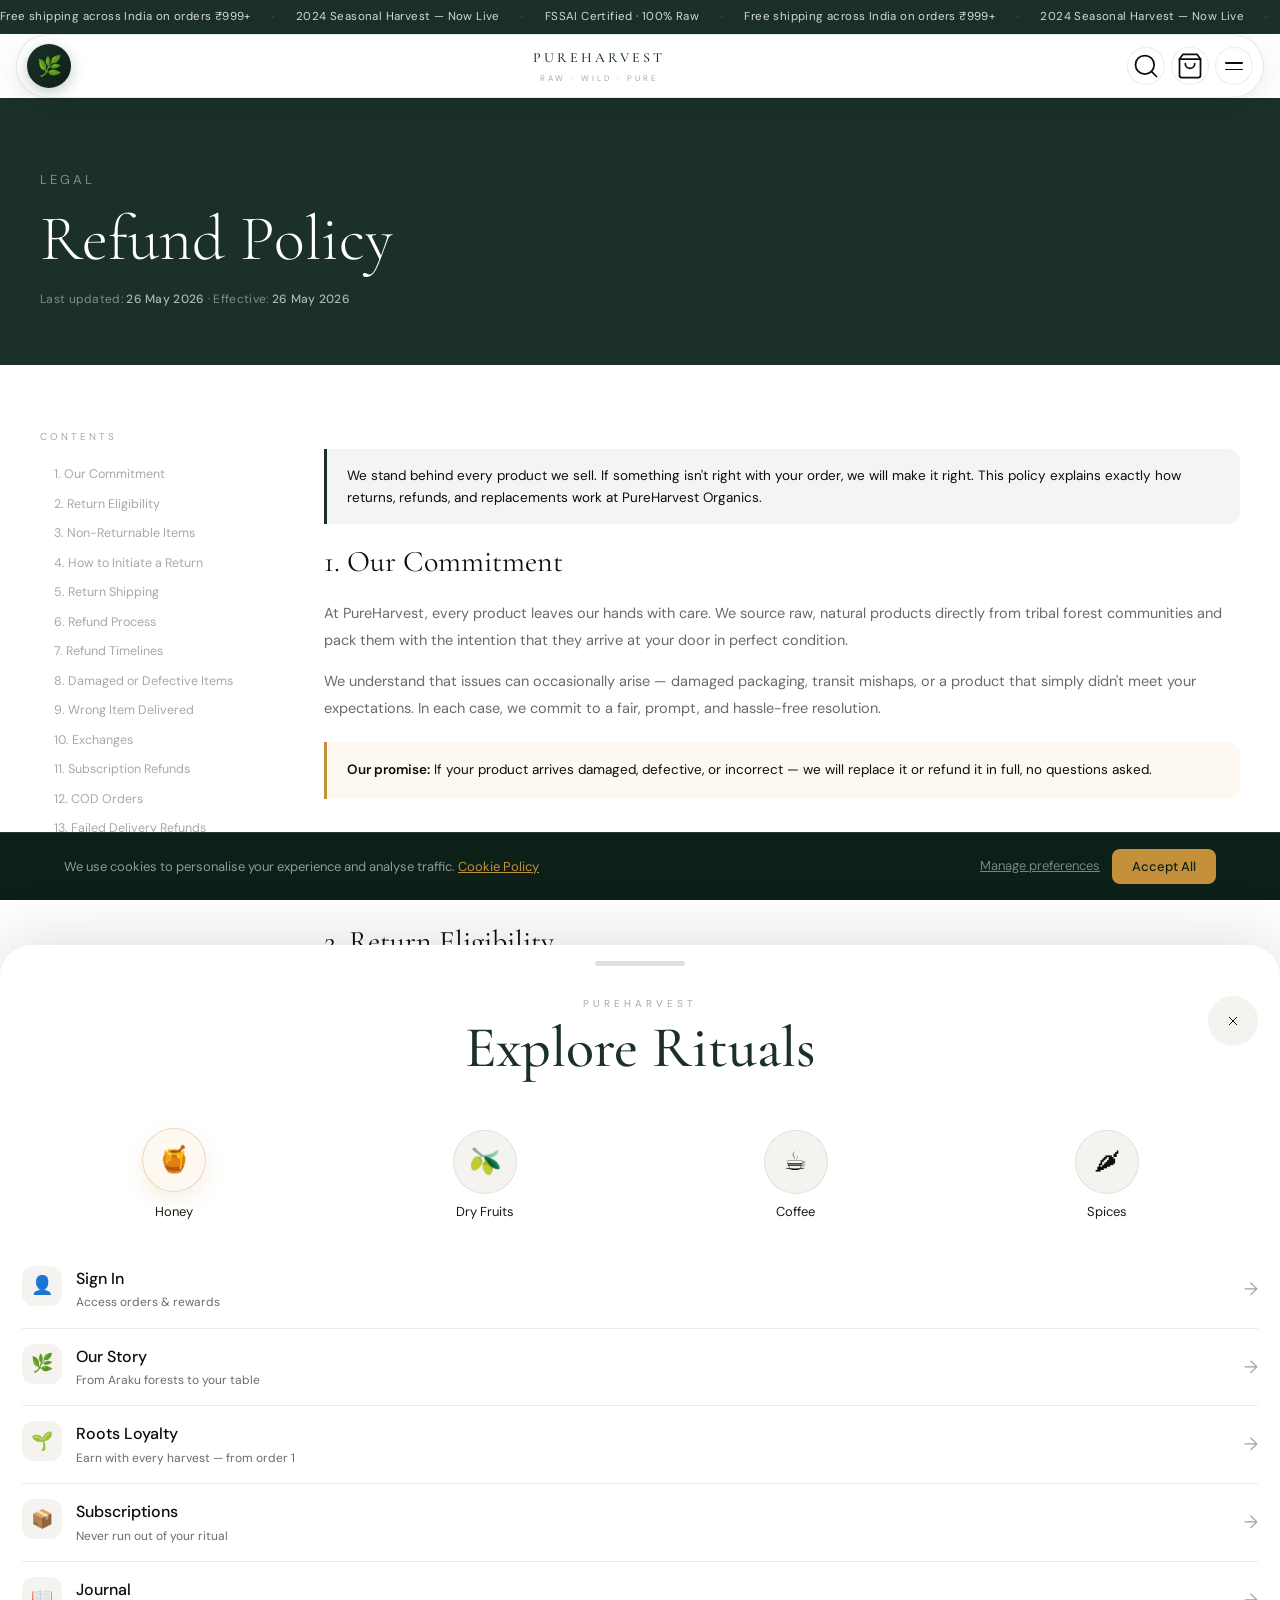
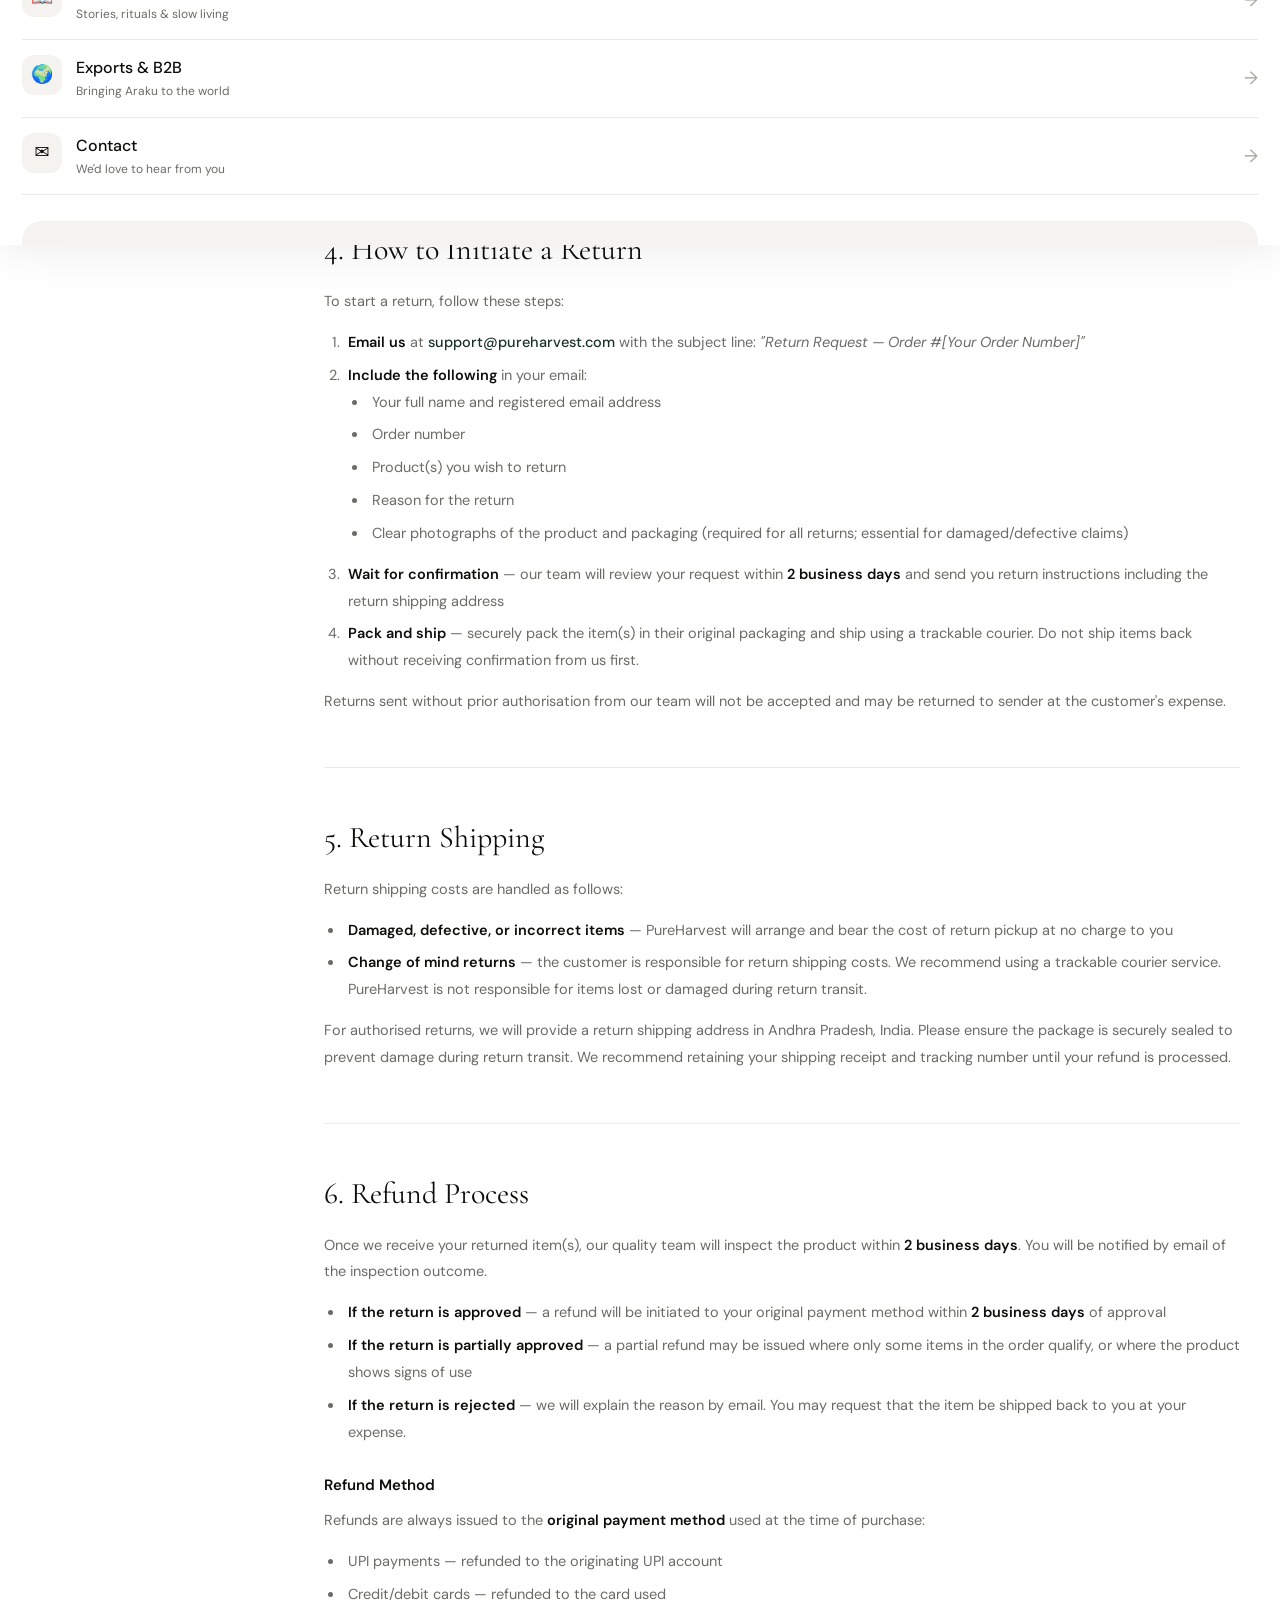
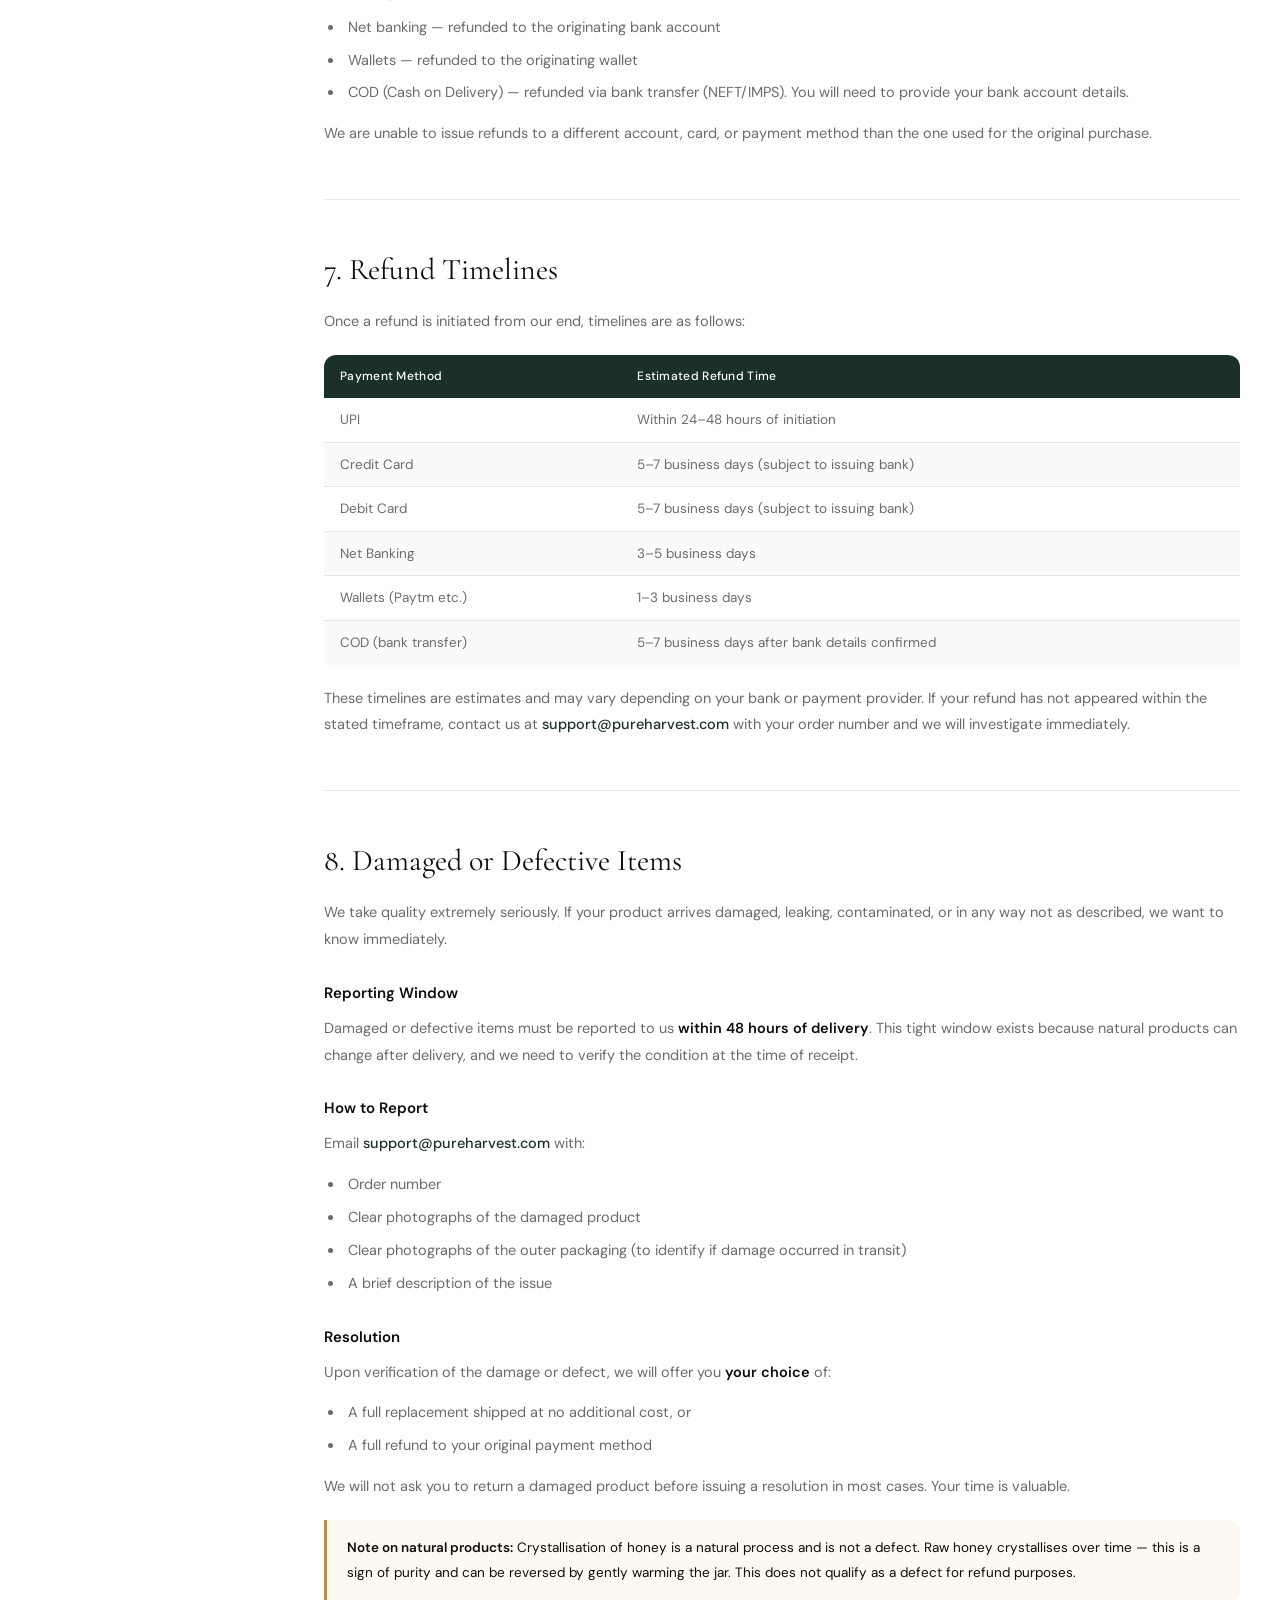
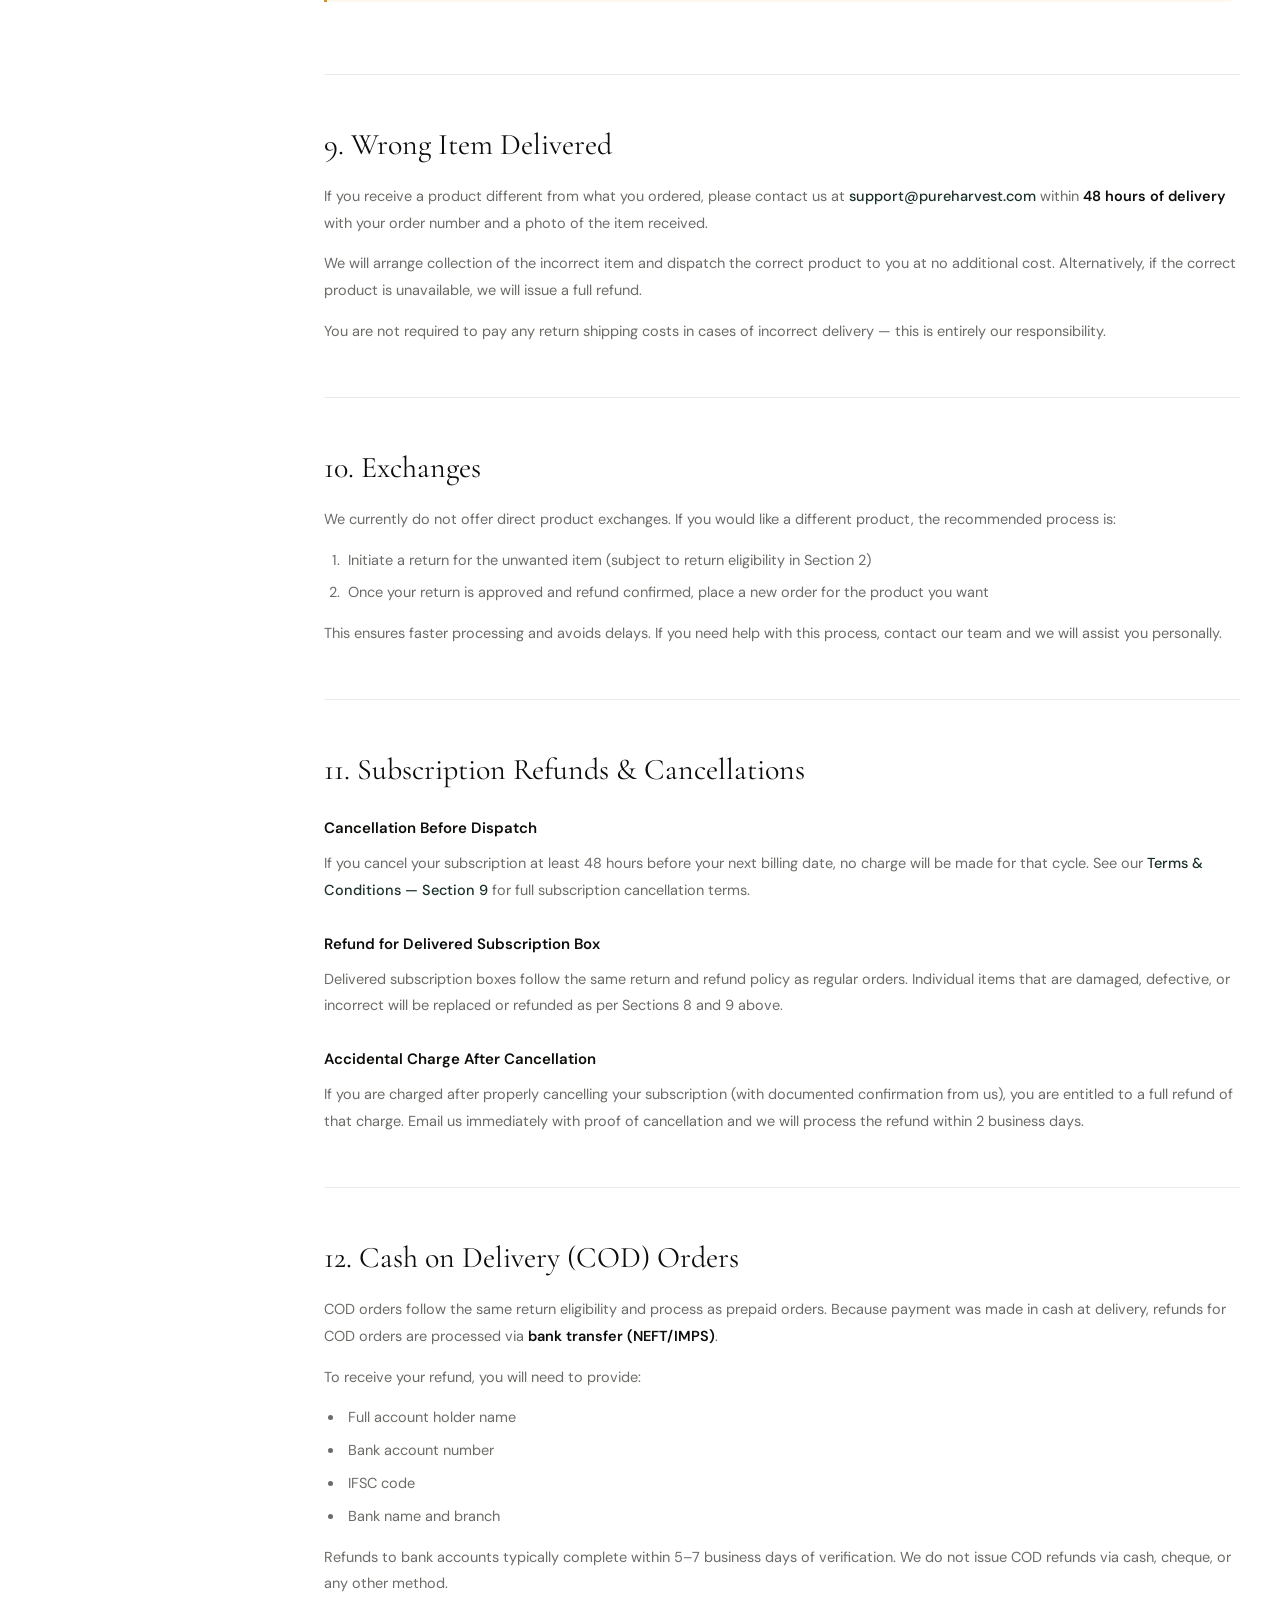
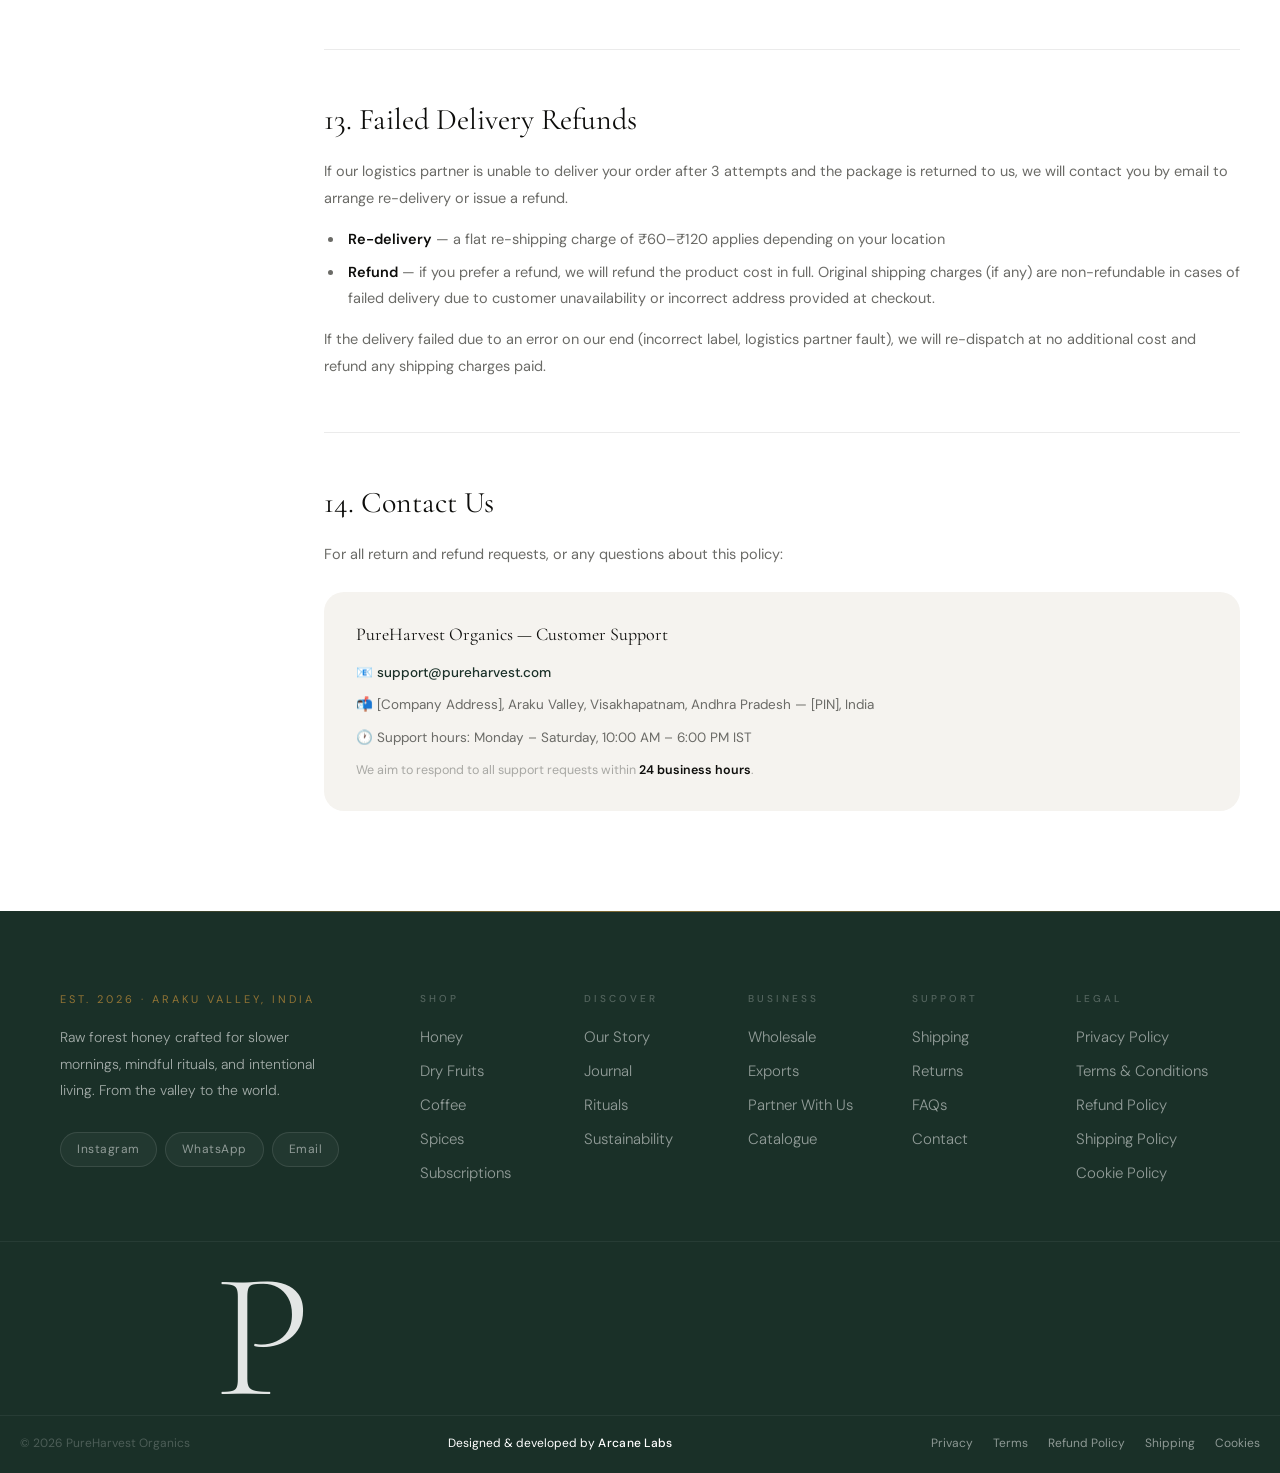
<file: refund.html>
<!DOCTYPE html>
<html lang="en">
<head>
  <meta charset="UTF-8" />
  <meta name="viewport" content="width=device-width, initial-scale=1.0" />
  <title>Refund Policy — PureHarvest Organics</title>
  <link rel="preconnect" href="https://fonts.googleapis.com" />
  <link rel="preconnect" href="https://fonts.gstatic.com" crossorigin />
  <link href="https://fonts.googleapis.com/css2?family=Cormorant+Garamond:ital,wght@0,300;0,400;0,500;0,600;1,300;1,400;1,500&family=DM+Sans:opsz,wght@9..40,300;9..40,400;9..40,500&display=swap" rel="stylesheet" />
  <link rel="stylesheet" href="style.css" />
  <link rel="stylesheet" href="legal.css" />
  
  <!-- Microsoft Clarity — session recordings and heatmaps -->
  <script type="text/javascript">
    (function(c,l,a,r,i,t,y){
        c[a]=c[a]||function(){(c[a].q=c[a].q||[]).push(arguments)};
        t=l.createElement(r);t.async=1;t.src="https://www.clarity.ms/tag/"+i;
        y=l.getElementsByTagName(r)[0];y.parentNode.insertBefore(t,y);
    })(window, document, "clarity", "script", "x6j5tml7vd");
  </script>
  
  <!-- Google Analytics (GA4) — traffic, conversions and events -->
  <script async src="https://www.googletagmanager.com/gtag/js?id=G-11TJLZM6SY"></script>
  <script>
    window.dataLayer = window.dataLayer || [];
    function gtag(){dataLayer.push(arguments);}
    gtag('js', new Date());
    gtag('config', 'G-11TJLZM6SY');
  </script>
</head>
<body>

<!-- ANNOUNCEMENT BAR -->
<div class="ann-bar">
  <div class="ann-track">
    <span>Free shipping across India on orders ₹999+</span>
    <span class="ann-sep">◦</span>
    <span>2024 Seasonal Harvest — Now Live</span>
    <span class="ann-sep">◦</span>
    <span>FSSAI Certified · 100% Raw</span>
    <span class="ann-sep">◦</span>
    <span>Free shipping across India on orders ₹999+</span>
    <span class="ann-sep">◦</span>
    <span>2024 Seasonal Harvest — Now Live</span>
    <span class="ann-sep">◦</span>
    <span>FSSAI Certified · 100% Raw</span>
    <span class="ann-sep">◦</span>
  </div>
</div>

<!-- HEADER -->
<header class="site-header" id="siteHeader">
  <div class="header-shell">
    <div class="header-logo"><div class="logo-mark">🌿</div></div>
    <div class="header-brand">
      <a href="index.html"><p class="brand-name">PUREHARVEST</p></a>
      <span class="brand-tagline">RAW · WILD · PURE</span>
    </div>
    <div class="header-actions">
      <button class="hdr-btn" aria-label="Search">
        <svg width="28" height="28" viewBox="0 0 24 24" fill="none" stroke="currentColor" stroke-width="1.5" stroke-linecap="round" stroke-linejoin="round"><circle cx="11" cy="11" r="8"/><path d="M21 21l-4.35-4.35"/></svg>
      </button>
      <button class="hdr-btn cart-hdr-btn" aria-label="Cart">
        <svg width="28" height="28" viewBox="0 0 24 24" fill="none" stroke="currentColor" stroke-width="1.5" stroke-linecap="round" stroke-linejoin="round"><path d="M6 2L3 6v14a2 2 0 002 2h14a2 2 0 002-2V6l-3-4z"/><line x1="3" y1="6" x2="21" y2="6"/><path d="M16 10a4 4 0 01-8 0"/></svg>
        <span class="cart-dot"></span>
      </button>
      <button class="hdr-btn menu-hdr-btn" id="menuToggle" aria-label="Open menu">
        <div class="hlines"><span></span><span></span></div>
      </button>
    </div>
  </div>
</header>

<div class="menu-overlay" id="menuOverlay"></div>

<!-- SEARCH OVERLAY -->
<div class="search-overlay" id="searchOverlay">
  <div class="search-backdrop" id="searchBackdrop"></div>
  <div class="search-panel">
    <div class="search-inner">
      <input type="text" class="search-input" id="searchInput" placeholder="Search honey, coffee, spices..." autocomplete="off" />
      <button class="search-close" id="searchClose">✕</button>
    </div>
    <div class="search-results" id="searchResults"></div>
  </div>
</div>

<!-- CART SIDEBAR -->
<div class="cart-sidebar" id="cartSidebar">
  <div class="cart-backdrop" id="cartBackdrop"></div>
  <div class="cart-panel">
    <div class="cart-head">
      <h3 class="cart-title">Your Ritual</h3>
      <button class="cart-close" id="cartClose">✕</button>
    </div>
    <div class="cart-items" id="cartItems">
      <div class="cart-empty">
        <div class="cart-empty-icon">🌿</div>
        <p>Your basket is empty.</p>
        <p style="font-size:13px;color:var(--muted)">Add something from the harvest.</p>
      </div>
    </div>
    <div class="cart-foot">
      <div class="cart-total"><span>Total</span><span id="cartTotal">₹0</span></div>
      <button class="btn-primary btn-block" id="checkoutBtn">Proceed to Checkout →</button>
    </div>
  </div>
</div>

<!-- RITUAL DRAWER -->
<div id="ritualDrawer" class="ritual-drawer">
  <div class="drawer-grip"></div>
  <div class="drawer-head">
    <div><p class="drawer-eyebrow">PUREHARVEST</p><h2 class="drawer-title">Explore Rituals</h2></div>
    <button class="drawer-close" id="closeDrawer" aria-label="Close menu">
      <svg width="16" height="16" viewBox="0 0 24 24" fill="none" stroke="currentColor" stroke-width="1.5"><path d="M18 6L6 18M6 6l12 12"/></svg>
    </button>
  </div>
  <div class="drawer-orbs">
    <a href="product-honey.html" class="orb orb-active"><div class="orb-ring">🍯</div><span>Honey</span></a>
    <a href="product-honey.html" class="orb"><div class="orb-ring">🫒</div><span>Dry Fruits</span></a>
    <a href="product-honey.html" class="orb"><div class="orb-ring">☕</div><span>Coffee</span></a>
    <a href="product-honey.html" class="orb"><div class="orb-ring">🌶</div><span>Spices</span></a>
  </div>
  <nav class="drawer-nav">
    <!-- My Account first — returning customers; Contact last — utility -->
    <a href="account.html" class="d-link"><div class="d-link-l"><div class="d-icon">👤</div><div><p class="d-link-name">My Account</p><p class="d-link-sub">Orders, rewards &amp; profile</p></div></div><span class="d-arrow">→</span></a>
    <a href="index.html#story" class="d-link"><div class="d-link-l"><div class="d-icon">🌿</div><div><p class="d-link-name">Our Story</p><p class="d-link-sub">From Araku forests to your table</p></div></div><span class="d-arrow">→</span></a>
    <a href="roots.html" class="d-link"><div class="d-link-l"><div class="d-icon">🌱</div><div><p class="d-link-name">Roots Loyalty</p><p class="d-link-sub">Earn with every harvest — from order 1</p></div></div><span class="d-arrow">→</span></a>
    <a href="index.html#subscriptions" class="d-link"><div class="d-link-l"><div class="d-icon">📦</div><div><p class="d-link-name">Subscriptions</p><p class="d-link-sub">Never run out of your ritual</p></div></div><span class="d-arrow">→</span></a>
    <a href="#" class="d-link"><div class="d-link-l"><div class="d-icon">📖</div><div><p class="d-link-name">Journal</p><p class="d-link-sub">Stories, rituals &amp; slow living</p></div></div><span class="d-arrow">→</span></a>
    <a href="index.html#b2b" class="d-link"><div class="d-link-l"><div class="d-icon">🌍</div><div><p class="d-link-name">Exports &amp; B2B</p><p class="d-link-sub">Bringing Araku to the world</p></div></div><span class="d-arrow">→</span></a>
    <a href="contact.html" class="d-link"><div class="d-link-l"><div class="d-icon">✉️</div><div><p class="d-link-name">Contact</p><p class="d-link-sub">We'd love to hear from you</p></div></div><span class="d-arrow">→</span></a>
  </nav>
  <div class="drawer-foot-card">
    <span class="dfc-icon">🌱</span>
    <div><p class="dfc-title">Rooted in nature.</p><p class="dfc-sub">Crafted with intention.</p></div>
  </div>
</div>


<!-- ── LEGAL HERO ─────────────────── -->
<section class="legal-hero">
  <div class="section-wrap">
    <p class="eyebrow">Legal</p>
    <h1 class="legal-title">Refund Policy</h1>
    <p class="legal-meta">Last updated: <span>26 May 2026</span> · Effective: <span>26 May 2026</span></p>
  </div>
</section>


<!-- ── LEGAL BODY ─────────────────── -->
<div class="legal-body">
  <div class="section-wrap legal-layout">

    <aside class="legal-toc">
      <p class="toc-label">Contents</p>
      <nav class="toc-nav">
        <a href="#s1">1. Our Commitment</a>
        <a href="#s2">2. Return Eligibility</a>
        <a href="#s3">3. Non-Returnable Items</a>
        <a href="#s4">4. How to Initiate a Return</a>
        <a href="#s5">5. Return Shipping</a>
        <a href="#s6">6. Refund Process</a>
        <a href="#s7">7. Refund Timelines</a>
        <a href="#s8">8. Damaged or Defective Items</a>
        <a href="#s9">9. Wrong Item Delivered</a>
        <a href="#s10">10. Exchanges</a>
        <a href="#s11">11. Subscription Refunds</a>
        <a href="#s12">12. COD Orders</a>
        <a href="#s13">13. Failed Delivery Refunds</a>
        <a href="#s14">14. Contact Us</a>
      </nav>
    </aside>

    <main class="legal-content">

      <div class="legal-box-forest">
        <p>We stand behind every product we sell. If something isn't right with your order, we will make it right. This policy explains exactly how returns, refunds, and replacements work at PureHarvest Organics.</p>
      </div>

      <div class="legal-section" id="s1">
        <h2>1. Our Commitment</h2>
        <p>At PureHarvest, every product leaves our hands with care. We source raw, natural products directly from tribal forest communities and pack them with the intention that they arrive at your door in perfect condition.</p>
        <p>We understand that issues can occasionally arise — damaged packaging, transit mishaps, or a product that simply didn't meet your expectations. In each case, we commit to a fair, prompt, and hassle-free resolution.</p>
        <div class="legal-box">
          <p><strong>Our promise:</strong> If your product arrives damaged, defective, or incorrect — we will replace it or refund it in full, no questions asked.</p>
        </div>
      </div>

      <div class="legal-section" id="s2">
        <h2>2. Return Eligibility</h2>
        <p>You may request a return and refund under the following conditions:</p>
        <ul>
          <li>The return request is raised <strong>within 7 days of delivery</strong> of your order</li>
          <li>The product is <strong>unused, unopened, and in its original packaging</strong> with all seals intact</li>
          <li>The product was purchased directly through the PureHarvest website (not through a third-party retailer or marketplace)</li>
          <li>You have a valid order number and proof of purchase (order confirmation email)</li>
        </ul>
        <p>For damaged, defective, or incorrect items, different conditions apply — see Sections 8 and 9 below. These cases are always handled in your favour regardless of the 7-day window.</p>
      </div>

      <div class="legal-section" id="s3">
        <h2>3. Non-Returnable Items</h2>
        <p>The following items are not eligible for return due to the nature of the products:</p>
        <ul>
          <li><strong>Opened or partially used products</strong> — for hygiene and food safety reasons, opened products cannot be accepted back unless they are confirmed defective</li>
          <li><strong>Products returned more than 7 days after delivery</strong> — unless the item is confirmed damaged or defective</li>
          <li><strong>Products not in original packaging</strong> — items returned without intact seals or original packaging will not be accepted</li>
          <li><strong>Gift cards and digital products</strong></li>
          <li><strong>Subscription boxes already delivered and accepted</strong> — individual subscription deliveries cannot be returned unless items are damaged or defective</li>
          <li><strong>Products purchased during clearance or final sale promotions</strong> — these are marked clearly at the time of sale</li>
        </ul>
        <p>We reserve the right to refuse returns that do not meet these criteria. If you are unsure whether your item qualifies, contact us before initiating a return.</p>
      </div>

      <div class="legal-section" id="s4">
        <h2>4. How to Initiate a Return</h2>
        <p>To start a return, follow these steps:</p>
        <ol>
          <li><strong>Email us</strong> at <a href="mailto:support@pureharvest.com" style="color:var(--forest);font-weight:500">support@pureharvest.com</a> with the subject line: <em>"Return Request — Order #[Your Order Number]"</em></li>
          <li><strong>Include the following</strong> in your email:
            <ul>
              <li>Your full name and registered email address</li>
              <li>Order number</li>
              <li>Product(s) you wish to return</li>
              <li>Reason for the return</li>
              <li>Clear photographs of the product and packaging (required for all returns; essential for damaged/defective claims)</li>
            </ul>
          </li>
          <li><strong>Wait for confirmation</strong> — our team will review your request within <strong>2 business days</strong> and send you return instructions including the return shipping address</li>
          <li><strong>Pack and ship</strong> — securely pack the item(s) in their original packaging and ship using a trackable courier. Do not ship items back without receiving confirmation from us first.</li>
        </ol>
        <p>Returns sent without prior authorisation from our team will not be accepted and may be returned to sender at the customer's expense.</p>
      </div>

      <div class="legal-section" id="s5">
        <h2>5. Return Shipping</h2>
        <p>Return shipping costs are handled as follows:</p>
        <ul>
          <li><strong>Damaged, defective, or incorrect items</strong> — PureHarvest will arrange and bear the cost of return pickup at no charge to you</li>
          <li><strong>Change of mind returns</strong> — the customer is responsible for return shipping costs. We recommend using a trackable courier service. PureHarvest is not responsible for items lost or damaged during return transit.</li>
        </ul>
        <p>For authorised returns, we will provide a return shipping address in Andhra Pradesh, India. Please ensure the package is securely sealed to prevent damage during return transit. We recommend retaining your shipping receipt and tracking number until your refund is processed.</p>
      </div>

      <div class="legal-section" id="s6">
        <h2>6. Refund Process</h2>
        <p>Once we receive your returned item(s), our quality team will inspect the product within <strong>2 business days</strong>. You will be notified by email of the inspection outcome.</p>
        <ul>
          <li><strong>If the return is approved</strong> — a refund will be initiated to your original payment method within <strong>2 business days</strong> of approval</li>
          <li><strong>If the return is partially approved</strong> — a partial refund may be issued where only some items in the order qualify, or where the product shows signs of use</li>
          <li><strong>If the return is rejected</strong> — we will explain the reason by email. You may request that the item be shipped back to you at your expense.</li>
        </ul>

        <h3>Refund Method</h3>
        <p>Refunds are always issued to the <strong>original payment method</strong> used at the time of purchase:</p>
        <ul>
          <li>UPI payments — refunded to the originating UPI account</li>
          <li>Credit/debit cards — refunded to the card used</li>
          <li>Net banking — refunded to the originating bank account</li>
          <li>Wallets — refunded to the originating wallet</li>
          <li>COD (Cash on Delivery) — refunded via bank transfer (NEFT/IMPS). You will need to provide your bank account details.</li>
        </ul>
        <p>We are unable to issue refunds to a different account, card, or payment method than the one used for the original purchase.</p>
      </div>

      <div class="legal-section" id="s7">
        <h2>7. Refund Timelines</h2>
        <p>Once a refund is initiated from our end, timelines are as follows:</p>

        <div class="legal-table-wrap">
          <table class="legal-table">
            <thead>
              <tr>
                <th>Payment Method</th>
                <th>Estimated Refund Time</th>
              </tr>
            </thead>
            <tbody>
              <tr><td>UPI</td><td>Within 24–48 hours of initiation</td></tr>
              <tr><td>Credit Card</td><td>5–7 business days (subject to issuing bank)</td></tr>
              <tr><td>Debit Card</td><td>5–7 business days (subject to issuing bank)</td></tr>
              <tr><td>Net Banking</td><td>3–5 business days</td></tr>
              <tr><td>Wallets (Paytm etc.)</td><td>1–3 business days</td></tr>
              <tr><td>COD (bank transfer)</td><td>5–7 business days after bank details confirmed</td></tr>
            </tbody>
          </table>
        </div>

        <p>These timelines are estimates and may vary depending on your bank or payment provider. If your refund has not appeared within the stated timeframe, contact us at <a href="mailto:support@pureharvest.com" style="color:var(--forest);font-weight:500">support@pureharvest.com</a> with your order number and we will investigate immediately.</p>
      </div>

      <div class="legal-section" id="s8">
        <h2>8. Damaged or Defective Items</h2>
        <p>We take quality extremely seriously. If your product arrives damaged, leaking, contaminated, or in any way not as described, we want to know immediately.</p>

        <h3>Reporting Window</h3>
        <p>Damaged or defective items must be reported to us <strong>within 48 hours of delivery</strong>. This tight window exists because natural products can change after delivery, and we need to verify the condition at the time of receipt.</p>

        <h3>How to Report</h3>
        <p>Email <a href="mailto:support@pureharvest.com" style="color:var(--forest);font-weight:500">support@pureharvest.com</a> with:</p>
        <ul>
          <li>Order number</li>
          <li>Clear photographs of the damaged product</li>
          <li>Clear photographs of the outer packaging (to identify if damage occurred in transit)</li>
          <li>A brief description of the issue</li>
        </ul>

        <h3>Resolution</h3>
        <p>Upon verification of the damage or defect, we will offer you <strong>your choice</strong> of:</p>
        <ul>
          <li>A full replacement shipped at no additional cost, or</li>
          <li>A full refund to your original payment method</li>
        </ul>
        <p>We will not ask you to return a damaged product before issuing a resolution in most cases. Your time is valuable.</p>

        <div class="legal-box">
          <p><strong>Note on natural products:</strong> Crystallisation of honey is a natural process and is not a defect. Raw honey crystallises over time — this is a sign of purity and can be reversed by gently warming the jar. This does not qualify as a defect for refund purposes.</p>
        </div>
      </div>

      <div class="legal-section" id="s9">
        <h2>9. Wrong Item Delivered</h2>
        <p>If you receive a product different from what you ordered, please contact us at <a href="mailto:support@pureharvest.com" style="color:var(--forest);font-weight:500">support@pureharvest.com</a> within <strong>48 hours of delivery</strong> with your order number and a photo of the item received.</p>
        <p>We will arrange collection of the incorrect item and dispatch the correct product to you at no additional cost. Alternatively, if the correct product is unavailable, we will issue a full refund.</p>
        <p>You are not required to pay any return shipping costs in cases of incorrect delivery — this is entirely our responsibility.</p>
      </div>

      <div class="legal-section" id="s10">
        <h2>10. Exchanges</h2>
        <p>We currently do not offer direct product exchanges. If you would like a different product, the recommended process is:</p>
        <ol>
          <li>Initiate a return for the unwanted item (subject to return eligibility in Section 2)</li>
          <li>Once your return is approved and refund confirmed, place a new order for the product you want</li>
        </ol>
        <p>This ensures faster processing and avoids delays. If you need help with this process, contact our team and we will assist you personally.</p>
      </div>

      <div class="legal-section" id="s11">
        <h2>11. Subscription Refunds &amp; Cancellations</h2>

        <h3>Cancellation Before Dispatch</h3>
        <p>If you cancel your subscription at least 48 hours before your next billing date, no charge will be made for that cycle. See our <a href="terms.html#s9" style="color:var(--forest);font-weight:500">Terms &amp; Conditions — Section 9</a> for full subscription cancellation terms.</p>

        <h3>Refund for Delivered Subscription Box</h3>
        <p>Delivered subscription boxes follow the same return and refund policy as regular orders. Individual items that are damaged, defective, or incorrect will be replaced or refunded as per Sections 8 and 9 above.</p>

        <h3>Accidental Charge After Cancellation</h3>
        <p>If you are charged after properly cancelling your subscription (with documented confirmation from us), you are entitled to a full refund of that charge. Email us immediately with proof of cancellation and we will process the refund within 2 business days.</p>
      </div>

      <div class="legal-section" id="s12">
        <h2>12. Cash on Delivery (COD) Orders</h2>
        <p>COD orders follow the same return eligibility and process as prepaid orders. Because payment was made in cash at delivery, refunds for COD orders are processed via <strong>bank transfer (NEFT/IMPS)</strong>.</p>
        <p>To receive your refund, you will need to provide:</p>
        <ul>
          <li>Full account holder name</li>
          <li>Bank account number</li>
          <li>IFSC code</li>
          <li>Bank name and branch</li>
        </ul>
        <p>Refunds to bank accounts typically complete within 5–7 business days of verification. We do not issue COD refunds via cash, cheque, or any other method.</p>
      </div>

      <div class="legal-section" id="s13">
        <h2>13. Failed Delivery Refunds</h2>
        <p>If our logistics partner is unable to deliver your order after 3 attempts and the package is returned to us, we will contact you by email to arrange re-delivery or issue a refund.</p>
        <ul>
          <li><strong>Re-delivery</strong> — a flat re-shipping charge of ₹60–₹120 applies depending on your location</li>
          <li><strong>Refund</strong> — if you prefer a refund, we will refund the product cost in full. Original shipping charges (if any) are non-refundable in cases of failed delivery due to customer unavailability or incorrect address provided at checkout.</li>
        </ul>
        <p>If the delivery failed due to an error on our end (incorrect label, logistics partner fault), we will re-dispatch at no additional cost and refund any shipping charges paid.</p>
      </div>

      <div class="legal-section" id="s14">
        <h2>14. Contact Us</h2>
        <p>For all return and refund requests, or any questions about this policy:</p>
        <div class="legal-contact-card">
          <h4>PureHarvest Organics — Customer Support</h4>
          <p>📧 <a href="mailto:support@pureharvest.com">support@pureharvest.com</a></p>
          <p>📬 [Company Address], Araku Valley, Visakhapatnam, Andhra Pradesh — [PIN], India</p>
          <p>🕐 Support hours: Monday – Saturday, 10:00 AM – 6:00 PM IST</p>
          <p style="margin-top:8px;font-size:12.5px;color:var(--muted)">We aim to respond to all support requests within <strong style="color:var(--dark)">24 business hours</strong>.</p>
        </div>
      </div>

    </main>
  </div>
</div>


<!-- FOOTER -->
<footer class="footer">
  <div class="section-wrap footer-inner">
    <div class="footer-top">
      <div class="footer-brand">
        <span class="footer-origin">Est. 2026 · Araku Valley, India</span>
        <p class="footer-desc">Raw forest honey crafted for slower mornings, mindful rituals, and intentional living. From the valley to the world.</p>
        <div class="footer-socials"><a href="#">Instagram</a><a href="#">WhatsApp</a><a href="#">Email</a></div>
      </div>
      <div class="footer-cols">
        <div class="footer-col"><h4>Shop</h4><a href="index.html#honey">Honey</a><a href="#">Dry Fruits</a><a href="#">Coffee</a><a href="#">Spices</a><a href="index.html#subscriptions">Subscriptions</a></div>
        <div class="footer-col"><h4>Discover</h4><a href="#">Our Story</a><a href="#">Journal</a><a href="#">Rituals</a><a href="#">Sustainability</a></div>
        <div class="footer-col"><h4>Business</h4><a href="#">Wholesale</a><a href="#">Exports</a><a href="#">Partner With Us</a><a href="#">Catalogue</a></div>
        <div class="footer-col"><h4>Support</h4><a href="shipping.html">Shipping</a><a href="refund.html">Returns</a><a href="#">FAQs</a><a href="contact.html">Contact</a></div>
        <div class="footer-col"><h4>Legal</h4><a href="privacy.html">Privacy Policy</a><a href="terms.html">Terms &amp; Conditions</a><a href="refund.html">Refund Policy</a><a href="shipping.html">Shipping Policy</a><a href="cookie.html">Cookie Policy</a></div>
      </div>
    </div>
  </div>
  <div class="footer-wordmark-wrap"><p class="footer-wordmark">PureHarvest</p></div>
  <div class="footer-bottom-bar">
    <p>© 2026 PureHarvest Organics</p>
    <p class="footer-credit">Designed &amp; developed by <span id="arcaneText">Arcane Labs</span></p>
    <div class="footer-legal">
      <a href="privacy.html">Privacy</a>
      <a href="terms.html">Terms</a>
      <a href="refund.html">Refund Policy</a>
      <a href="shipping.html">Shipping</a>
      <a href="cookie.html">Cookies</a>
    </div>
  </div>
</footer>

<script src="script.js"></script>
  <script src="checkout.js"></script>
  <!-- Cloudflare Web Analytics -->
  <script defer src='https://static.cloudflareinsights.com/beacon.min.js' data-cf-beacon='{"token": "bb306b97acc943e2b715a00f781bbe0e"}'></script>
  <!-- End Cloudflare Web Analytics -->
</body>
</html>
</file>
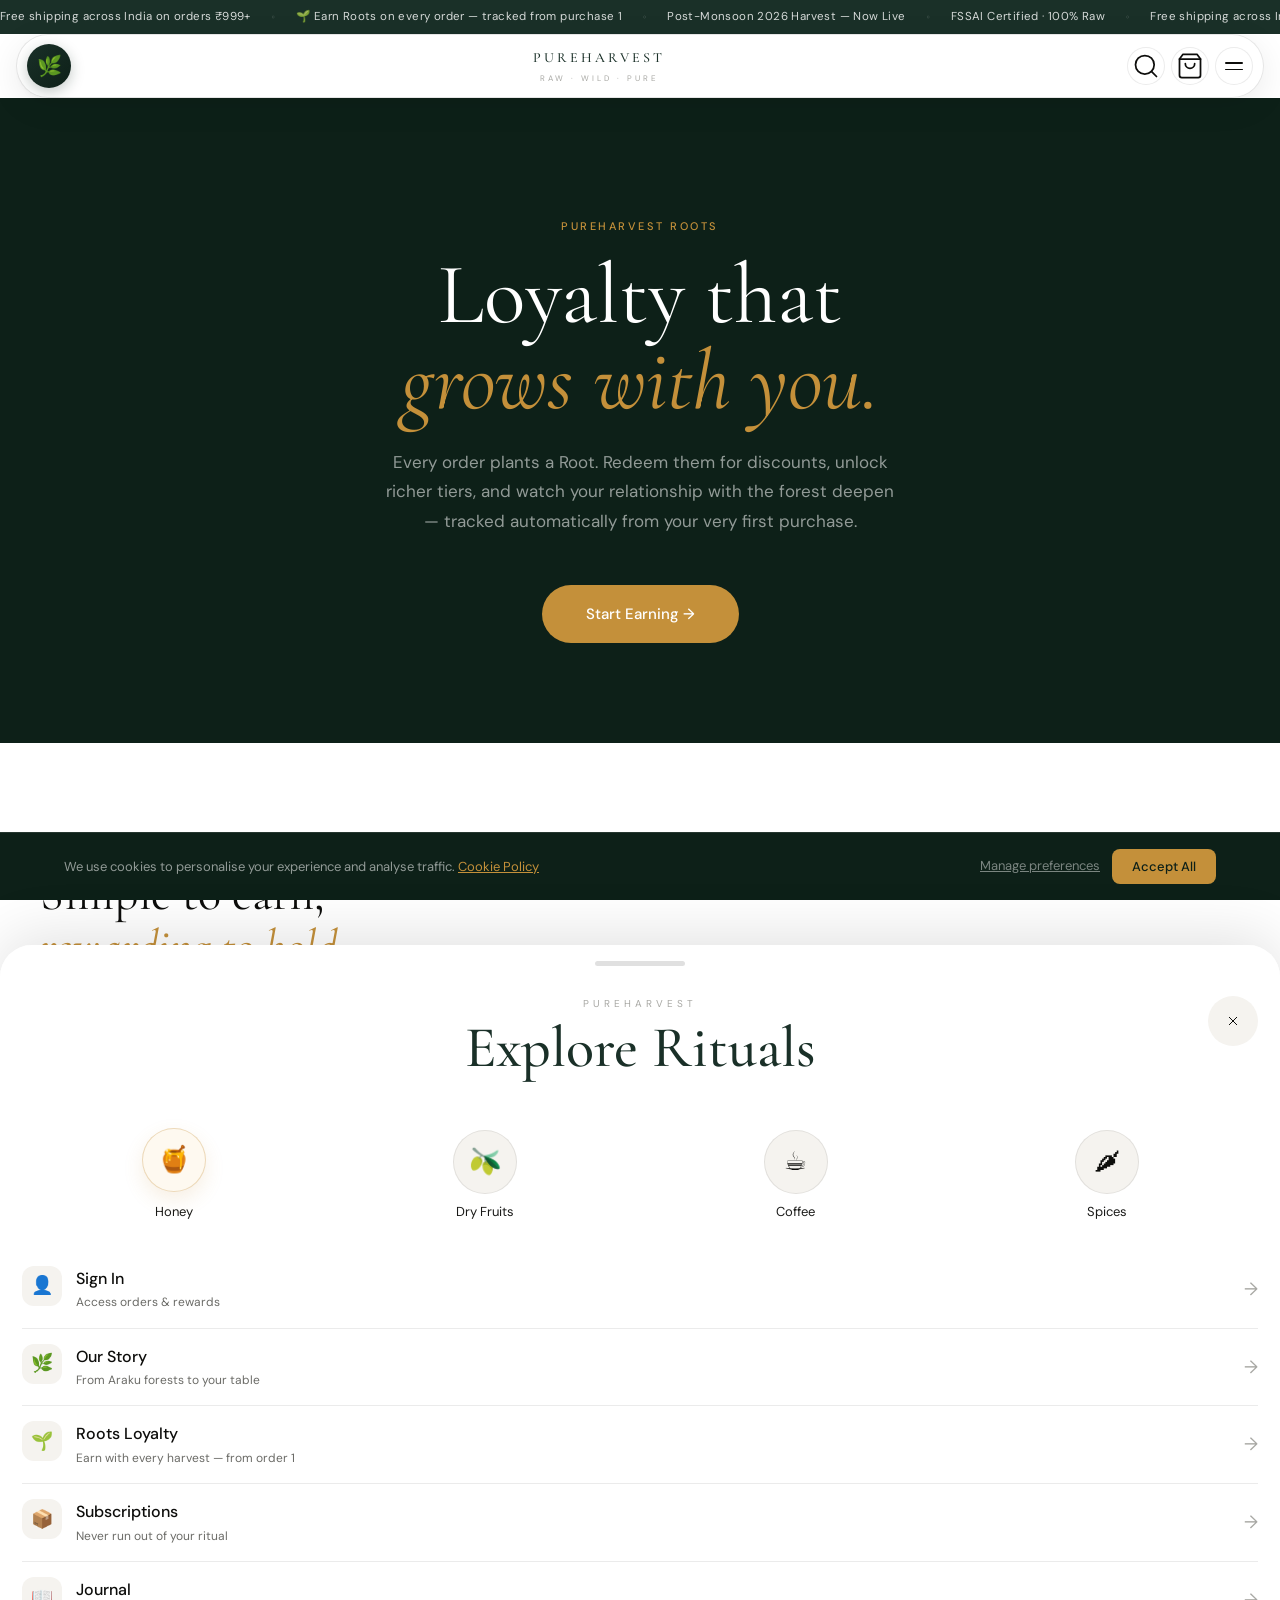
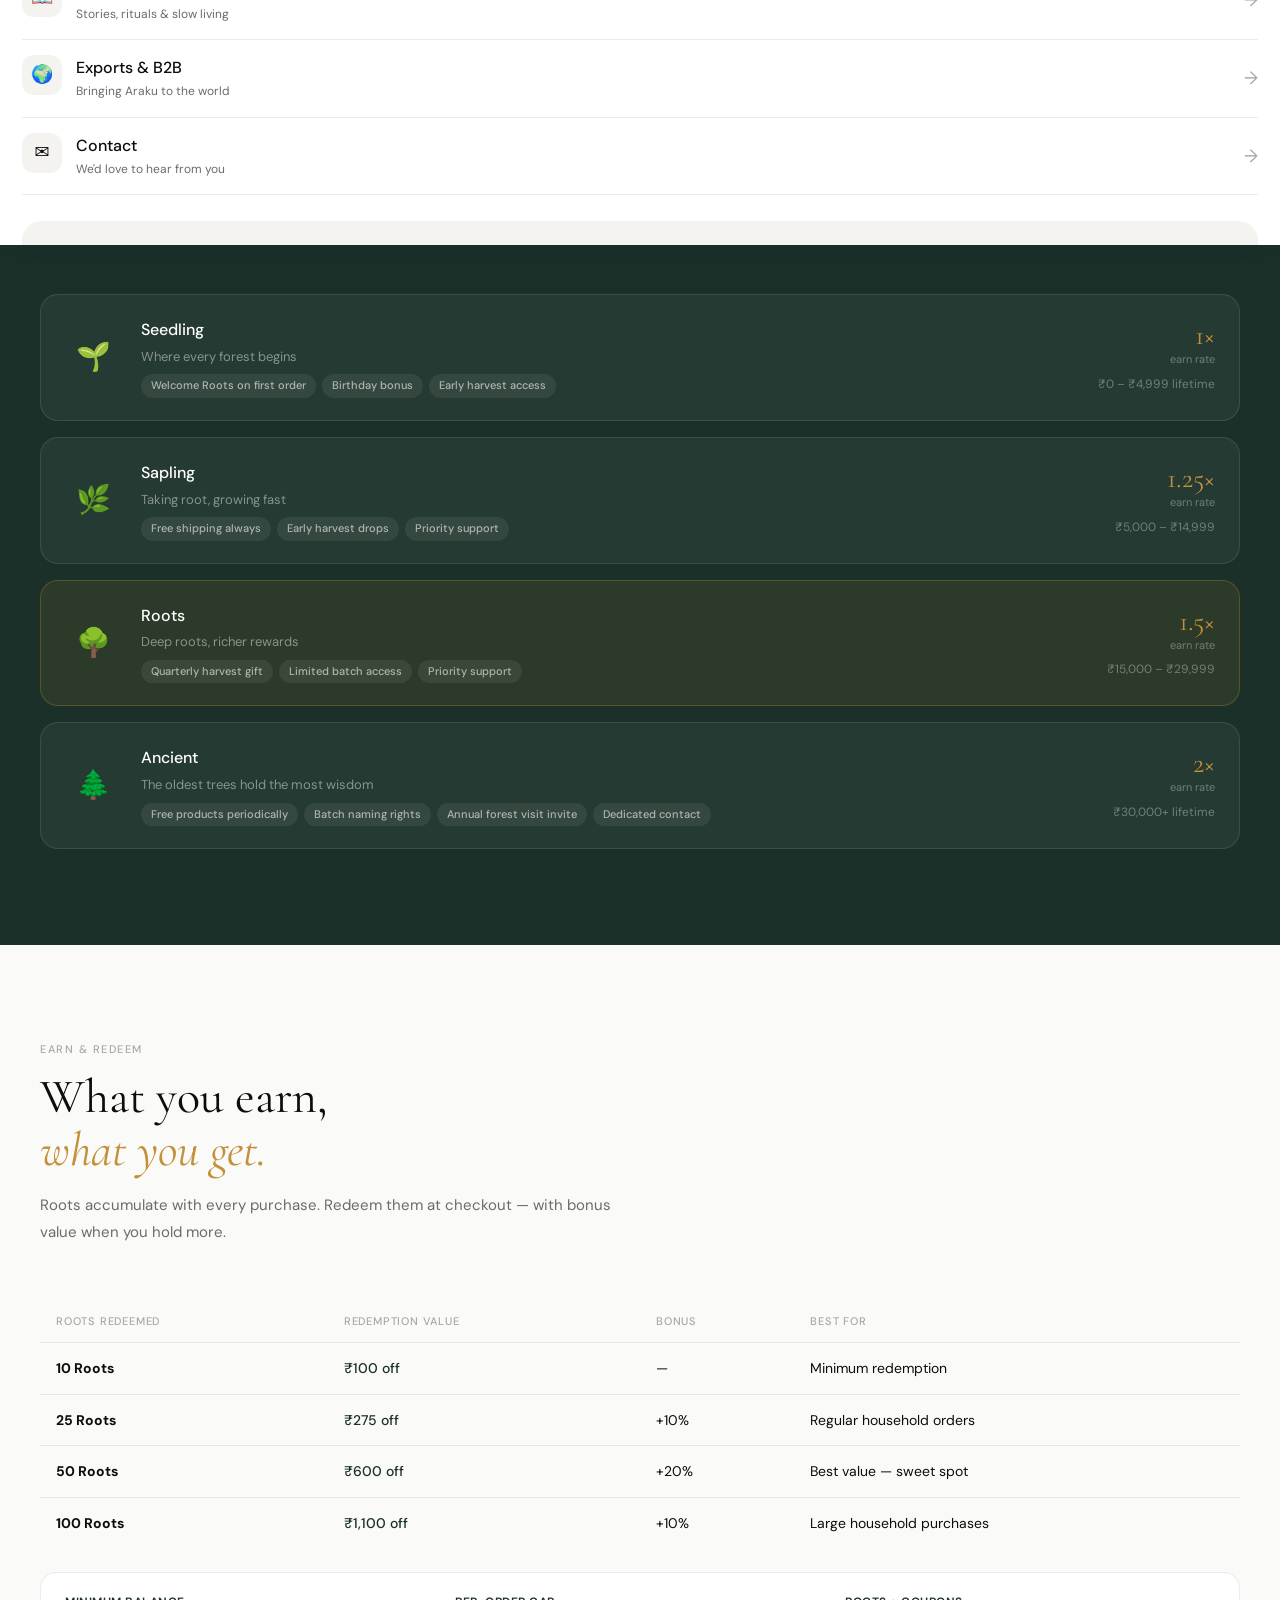
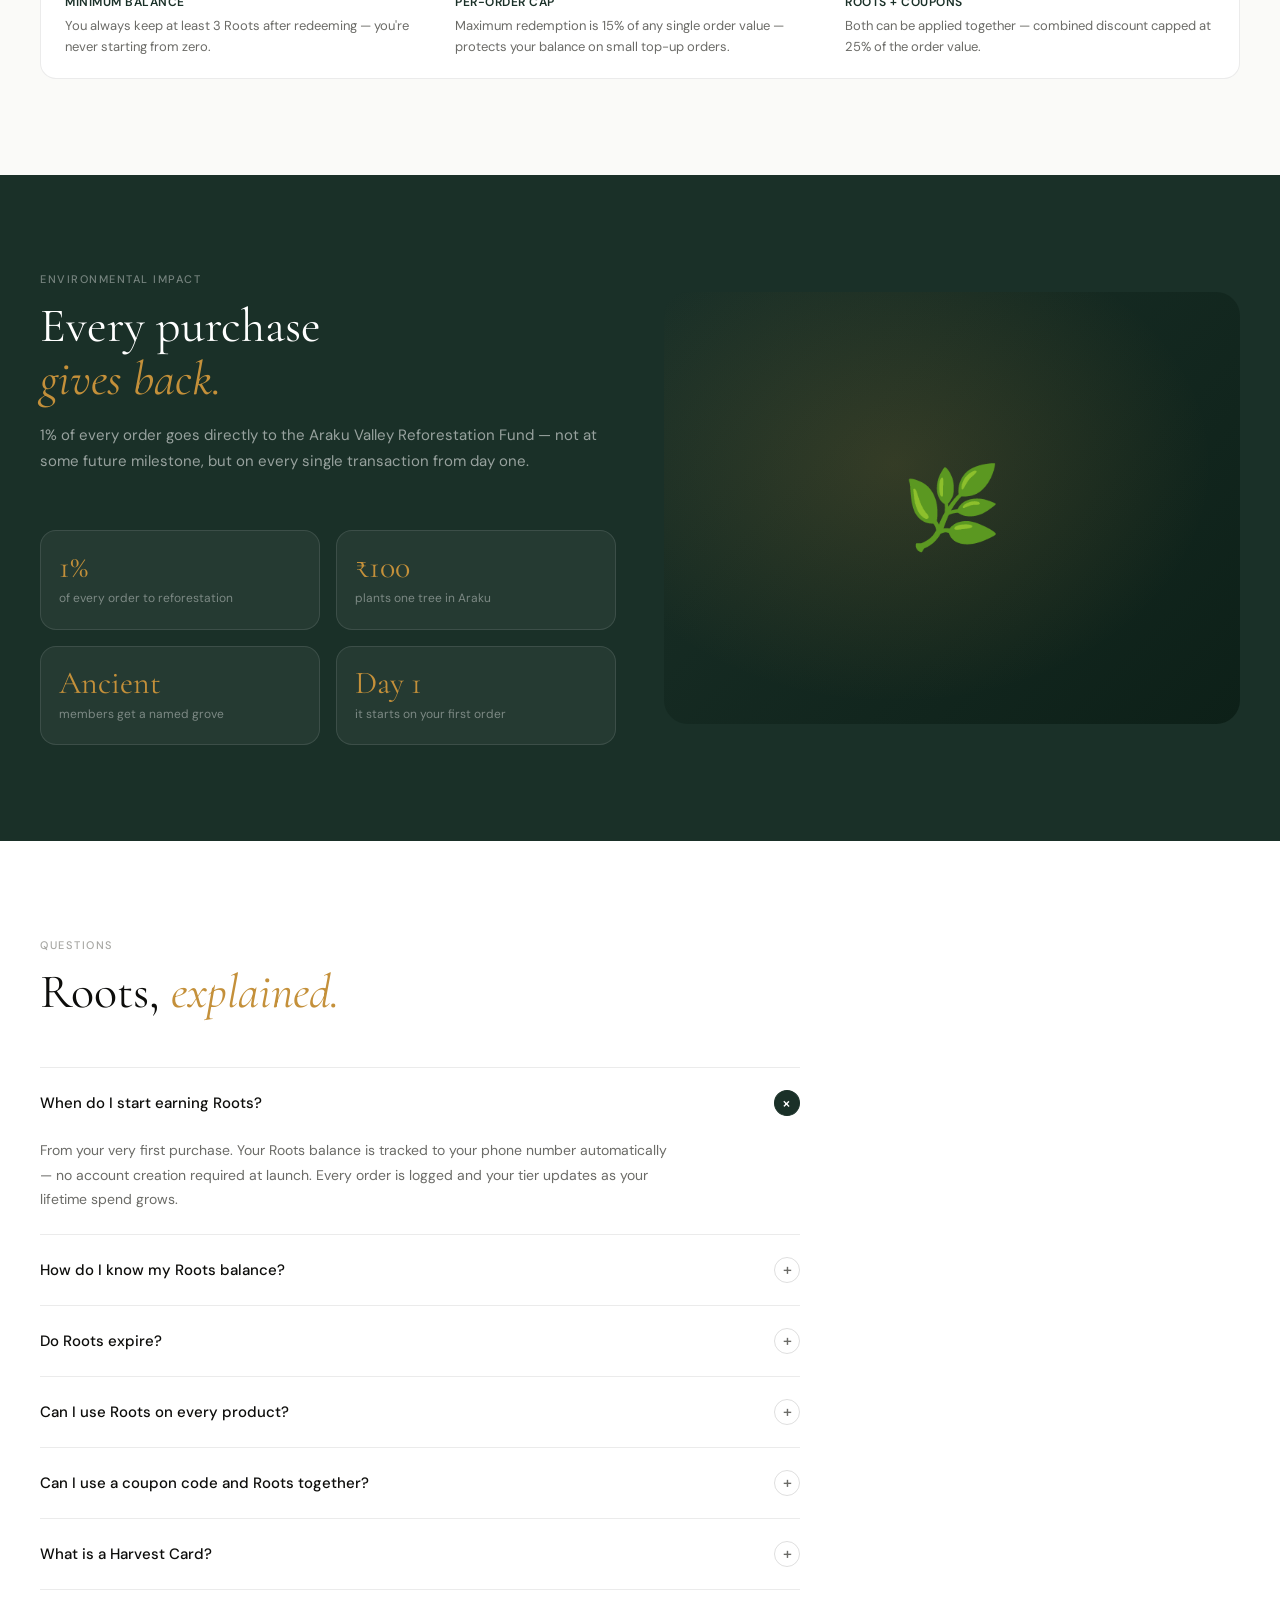
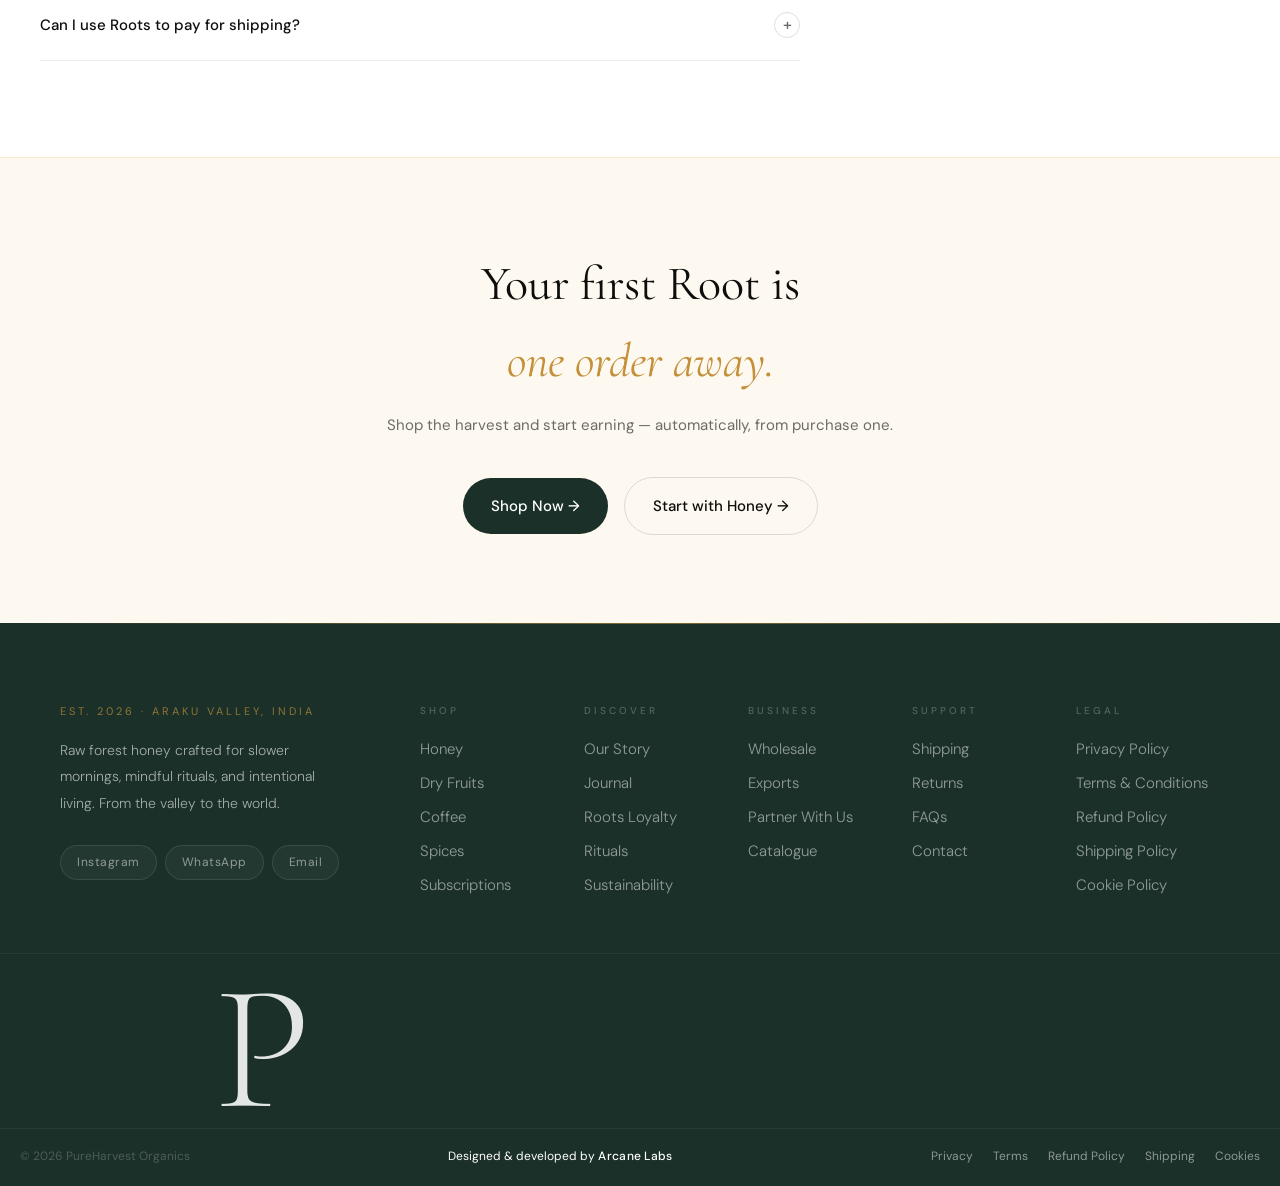
<file: roots.html>
<!DOCTYPE html>
<html lang="en">
<head>
  <meta charset="UTF-8" />
  <meta name="viewport" content="width=device-width, initial-scale=1.0" />
  <title>Roots Loyalty — PureHarvest Organics</title>
  <link rel="preconnect" href="https://fonts.googleapis.com" />
  <link rel="preconnect" href="https://fonts.gstatic.com" crossorigin />
  <link href="https://fonts.googleapis.com/css2?family=Cormorant+Garamond:ital,wght@0,300;0,400;0,500;0,600;1,300;1,400;1,500&family=DM+Sans:opsz,wght@9..40,300;9..40,400;9..40,500&display=swap" rel="stylesheet" />
  <link rel="stylesheet" href="style.css" />
  <style>
    /* ============================================================
       ROOTS PAGE — Loyalty Programme
       All styles scoped to .rp-* prefix to avoid conflicts.
    ============================================================ */

    /* ── Hero ── */
    .rp-hero {
      background: var(--forest-2);
      color: white;
      padding: 120px 20px 100px; /* 20px horizontal so content clears screen edge on mobile */
      text-align: center;
      position: relative;
    }

    .rp-hero-eye {
      font-size: 11px; letter-spacing: 2.5px; text-transform: uppercase;
      color: var(--honey); font-family: var(--sans); font-weight: 500;
      margin-bottom: 16px;
    }
    .rp-hero-h1 {
      font-family: var(--serif);
      font-size: clamp(52px, 8vw, 86px);
      font-weight: 400; line-height: 1.0;
      color: white; margin-bottom: 24px;
    }
    .rp-hero-h1 em { color: var(--honey); font-style: italic; }
    .rp-hero-sub {
      font-size: clamp(15px, 2vw, 17px);
      color: rgba(255,255,255,0.55);
      max-width: 520px; margin: 0 auto 48px;
      line-height: 1.75;
    }
    .rp-hero-cta {
      display: inline-block;
      background: var(--honey); color: white;
      padding: 17px 44px; border-radius: var(--r-pill);
      font-size: 15px; font-weight: 500; font-family: var(--sans);
      transition: background var(--ease), transform var(--ease);
    }
    .rp-hero-cta:hover { background: var(--honey-dk); transform: translateY(-2px); }

    /* ── Shared section ── */
    .rp-section { padding: 96px 20px; }       /* horizontal padding keeps content off screen edge */
    .rp-section-alt { background: var(--off-white); }
    .rp-section-dark { background: var(--forest); color: white; padding: 96px 20px; }
    .rp-eye {
      font-size: 11px; letter-spacing: 1.5px; text-transform: uppercase;
      color: var(--muted); font-family: var(--sans); font-weight: 500; margin-bottom: 12px;
    }
    .rp-section-dark .rp-eye { color: rgba(255,255,255,0.4); }
    .rp-h2 {
      font-family: var(--serif);
      font-size: clamp(32px, 4vw, 48px);
      font-weight: 400; line-height: 1.1;
      color: var(--dark); margin-bottom: 16px;
    }
    .rp-section-dark .rp-h2 { color: white; }
    .rp-h2 em { color: var(--honey); font-style: italic; }
    .rp-sub {
      font-size: 15px; color: var(--gray); line-height: 1.75;
      max-width: 580px; margin-bottom: 56px;
    }
    .rp-section-dark .rp-sub { color: rgba(255,255,255,0.55); }

    /* ── How it works — 3 steps ── */
    .rp-steps {
      display: grid;
      grid-template-columns: repeat(3, 1fr);
      gap: 32px;
      margin-top: 16px;
    }
    @media (max-width: 768px) { .rp-steps { grid-template-columns: 1fr; gap: 20px; } }
    .rp-step {
      background: white;
      border: 1px solid var(--border);
      border-radius: 20px;
      padding: 32px 28px;
    }
    .rp-step-num {
      font-size: 11px; font-weight: 700; letter-spacing: 2px;
      text-transform: uppercase; color: var(--honey);
      font-family: var(--sans); margin-bottom: 16px;
    }
    .rp-step-icon { font-size: 32px; margin-bottom: 14px; }
    .rp-step-title {
      font-size: 18px; font-weight: 500; color: var(--dark);
      font-family: var(--sans); margin-bottom: 10px; line-height: 1.3;
    }
    .rp-step-desc { font-size: 14px; color: var(--gray); line-height: 1.7; }
    .rp-step-stat {
      display: inline-block; margin-top: 18px;
      background: rgba(26,48,40,0.07);
      border-radius: var(--r-pill);
      padding: 6px 16px;
      font-size: 13px; font-weight: 500; color: var(--forest);
      font-family: var(--sans);
    }

    /* ── Tiers ── */
    .rp-tiers { display: flex; flex-direction: column; gap: 16px; margin-top: 16px; }
    .rp-tier {
      display: grid;
      grid-template-columns: 56px 1fr auto;
      gap: 20px;
      align-items: center;
      background: rgba(255,255,255,0.05);
      border: 1px solid rgba(255,255,255,0.1);
      border-radius: 18px;
      padding: 22px 24px;
      transition: background 0.2s;
    }
    .rp-tier:hover { background: rgba(255,255,255,0.09); }
    .rp-tier-featured {
      background: rgba(196,144,58,0.1);
      border-color: rgba(196,144,58,0.3);
    }
    @media (max-width: 640px) {
      .rp-tier { grid-template-columns: 44px 1fr; gap: 14px; }
      .rp-tier-right { grid-column: 2; }
    }
    .rp-tier-icon { font-size: 28px; text-align: center; }
    .rp-tier-name {
      font-size: 16px; font-weight: 500; color: white;
      font-family: var(--sans); margin-bottom: 4px;
    }
    .rp-tier-sub { font-size: 13px; color: rgba(255,255,255,0.45); line-height: 1.5; }
    .rp-tier-perks {
      display: flex; flex-wrap: wrap; gap: 6px; margin-top: 8px;
    }
    .rp-perk {
      font-size: 11px; font-weight: 500;
      color: rgba(255,255,255,0.6);
      background: rgba(255,255,255,0.07);
      padding: 3px 10px; border-radius: var(--r-pill);
      font-family: var(--sans);
    }
    .rp-tier-right { text-align: right; }
    .rp-tier-mult {
      font-family: var(--serif); font-size: 28px; color: var(--honey);
      line-height: 1; display: block;
    }
    .rp-tier-mult-label { font-size: 11px; color: rgba(255,255,255,0.35); margin-top: 2px; }
    .rp-tier-spend {
      font-size: 12px; color: rgba(255,255,255,0.35);
      margin-top: 6px; white-space: nowrap;
    }

    /* ── Earn & Redeem table ── */
    .rp-table-wrap { overflow-x: auto; margin-top: 16px; }
    .rp-table {
      width: 100%; border-collapse: collapse;
      font-family: var(--sans); font-size: 14px;
    }
    .rp-table th {
      font-size: 11px; text-transform: uppercase; letter-spacing: 0.8px;
      color: var(--muted); font-weight: 500;
      padding: 12px 16px; text-align: left;
      border-bottom: 1px solid var(--border);
    }
    .rp-table td {
      padding: 14px 16px; color: var(--dark);
      border-bottom: 1px solid var(--border);
      vertical-align: middle;
    }
    .rp-table tr:last-child td { border-bottom: none; }
    .rp-table tr:hover td { background: var(--off-white); }
    .rp-table .rp-t-val {
      font-weight: 500; color: var(--forest);
    }

    /* ── Impact section ── */
    .rp-impact-grid {
      display: grid;
      grid-template-columns: 1fr 1fr;
      gap: 48px;
      align-items: center;
    }
    @media (max-width: 768px) { .rp-impact-grid { grid-template-columns: 1fr; gap: 36px; } }
    .rp-impact-stats {
      display: grid;
      grid-template-columns: 1fr 1fr;
      gap: 16px;
      margin-top: 36px;
    }
    .rp-impact-stat {
      background: rgba(255,255,255,0.05);
      border: 1px solid rgba(255,255,255,0.1);
      border-radius: 16px;
      padding: 20px 18px;
    }
    .rp-impact-num {
      font-family: var(--serif); font-size: 32px; color: var(--honey);
      line-height: 1; margin-bottom: 6px;
    }
    .rp-impact-label { font-size: 12px; color: rgba(255,255,255,0.4); }
    .rp-impact-visual {
      aspect-ratio: 4/3;
      background: radial-gradient(ellipse at 40% 40%, rgba(196,144,58,0.18), transparent 65%),
                  linear-gradient(135deg, #1a3028, #0d2018);
      border-radius: 24px;
      display: flex; align-items: center; justify-content: center;
      font-size: 80px;
    }

    /* ── FAQ ── */
    .rp-faq-list { margin-top: 48px; border-top: 1px solid var(--border); max-width: 760px; }
    .rp-faq-item { border-bottom: 1px solid var(--border); }
    .rp-faq-q {
      width: 100%; padding: 22px 0;
      display: flex; justify-content: space-between; align-items: center;
      font-size: 15px; font-weight: 500; color: var(--dark);
      font-family: var(--sans); text-align: left; gap: 16px; cursor: pointer;
    }
    .rp-faq-icon {
      width: 26px; height: 26px; border-radius: 50%;
      border: 1px solid var(--border-md);
      display: flex; align-items: center; justify-content: center;
      font-size: 16px; color: var(--gray); flex-shrink: 0;
      transition: transform 0.3s ease, background 0.3s ease;
    }
    .rp-faq-item.open .rp-faq-icon { transform: rotate(45deg); background: var(--forest); color: white; border-color: var(--forest); }
    .rp-faq-a { max-height: 0; overflow: hidden; transition: max-height 0.38s ease; }
    .rp-faq-a-inner { padding: 0 0 22px; font-size: 14px; color: var(--gray); line-height: 1.75; max-width: 640px; }
    .rp-faq-item.open .rp-faq-a { max-height: 400px; }

    /* ── Bottom CTA ── */
    .rp-bottom-cta {
      background: var(--honey-lt);
      border-top: 1px solid rgba(196,144,58,0.15);
      padding: 88px 20px; /* horizontal padding for mobile */
      text-align: center;
    }
    .rp-bottom-h2 {
      font-family: var(--serif);
      font-size: clamp(30px, 4vw, 48px);
      font-weight: 400; color: var(--dark); margin-bottom: 14px;
    }
    .rp-bottom-h2 em { color: var(--honey); }
    .rp-bottom-sub { font-size: 15px; color: var(--gray); margin-bottom: 40px; }
  </style>
 
 <!-- Microsoft Clarity — session recordings and heatmaps -->
  <script type="text/javascript">
    (function(c,l,a,r,i,t,y){
        c[a]=c[a]||function(){(c[a].q=c[a].q||[]).push(arguments)};
        t=l.createElement(r);t.async=1;t.src="https://www.clarity.ms/tag/"+i;
        y=l.getElementsByTagName(r)[0];y.parentNode.insertBefore(t,y);
    })(window, document, "clarity", "script", "x6j5tml7vd");
  </script>
  
  <!-- Google Analytics (GA4) — traffic, conversions and events -->
  <script async src="https://www.googletagmanager.com/gtag/js?id=G-11TJLZM6SY"></script>
  <script>
    window.dataLayer = window.dataLayer || [];
    function gtag(){dataLayer.push(arguments);}
    gtag('js', new Date());
    gtag('config', 'G-11TJLZM6SY');
  </script>
</head>
<body>

<!-- ANNOUNCEMENT BAR -->
<div class="ann-bar">
  <div class="ann-track">
    <span>Free shipping across India on orders ₹999+</span>
    <span class="ann-sep">◦</span>
    <span>🌱 Earn Roots on every order — tracked from purchase 1</span>
    <span class="ann-sep">◦</span>
    <span>Post-Monsoon 2026 Harvest — Now Live</span>
    <span class="ann-sep">◦</span>
    <span>FSSAI Certified · 100% Raw</span>
    <span class="ann-sep">◦</span>
    <span>Free shipping across India on orders ₹999+</span>
    <span class="ann-sep">◦</span>
    <span>🌱 Earn Roots on every order — tracked from purchase 1</span>
    <span class="ann-sep">◦</span>
    <span>Post-Monsoon 2026 Harvest — Now Live</span>
    <span class="ann-sep">◦</span>
    <span>FSSAI Certified · 100% Raw</span>
    <span class="ann-sep">◦</span>
  </div>
</div>

<!-- HEADER -->
<header class="site-header" id="siteHeader">
  <div class="header-shell">
    <div class="header-logo"><div class="logo-mark">🌿</div></div>
    <div class="header-brand">
      <a href="index.html">
        <p class="brand-name">PUREHARVEST</p>
        <span class="brand-tagline">RAW · WILD · PURE</span>
      </a>
    </div>
    <div class="header-actions">
      <button class="hdr-btn" aria-label="Search">
        <svg width="28" height="28" viewBox="0 0 24 24" fill="none" stroke="currentColor" stroke-width="1.5" stroke-linecap="round" stroke-linejoin="round"><circle cx="11" cy="11" r="8"/><path d="M21 21l-4.35-4.35"/></svg>
      </button>
      <button class="hdr-btn cart-hdr-btn" aria-label="Cart">
        <svg width="28" height="28" viewBox="0 0 24 24" fill="none" stroke="currentColor" stroke-width="1.5" stroke-linecap="round" stroke-linejoin="round"><path d="M6 2L3 6v14a2 2 0 002 2h14a2 2 0 002-2V6l-3-4z"/><line x1="3" y1="6" x2="21" y2="6"/><path d="M16 10a4 4 0 01-8 0"/></svg>
        <span class="cart-dot"></span>
      </button>
      <button class="hdr-btn menu-hdr-btn" id="menuToggle" aria-label="Open menu">
        <div class="hlines"><span></span><span></span></div>
      </button>
    </div>
  </div>
</header>

<div class="menu-overlay" id="menuOverlay"></div>

<!-- SEARCH OVERLAY -->
<div class="search-overlay" id="searchOverlay">
  <div class="search-backdrop" id="searchBackdrop"></div>
  <div class="search-panel">
    <div class="search-inner">
      <input type="text" class="search-input" id="searchInput" placeholder="Search honey, coffee, spices..." autocomplete="off" />
      <button class="search-close" id="searchClose">✕</button>
    </div>
    <div class="search-results" id="searchResults"></div>
  </div>
</div>

<!-- CART SIDEBAR -->
<div class="cart-sidebar" id="cartSidebar">
  <div class="cart-backdrop" id="cartBackdrop"></div>
  <div class="cart-panel">
    <div class="cart-head">
      <h3 class="cart-title">Your Ritual</h3>
      <button class="cart-close" id="cartClose">✕</button>
    </div>
    <div class="cart-items" id="cartItems">
      <div class="cart-empty">
        <div class="cart-empty-icon">🌿</div>
        <p>Your basket is empty.</p>
        <p style="font-size:13px;color:var(--muted)">Add something from the harvest.</p>
      </div>
    </div>
    <div class="cart-foot">
      <div class="cart-total"><span>Total</span><span id="cartTotal">₹0</span></div>
      <button class="btn-primary btn-block" id="checkoutBtn">Proceed to Checkout →</button>
    </div>
  </div>
</div>

<!-- RITUAL DRAWER -->
<div id="ritualDrawer" class="ritual-drawer">
  <div class="drawer-grip"></div>
  <div class="drawer-head">
    <div><p class="drawer-eyebrow">PUREHARVEST</p><h2 class="drawer-title">Explore Rituals</h2></div>
    <button class="drawer-close" id="closeDrawer" aria-label="Close menu">
      <svg width="16" height="16" viewBox="0 0 24 24" fill="none" stroke="currentColor" stroke-width="1.5"><path d="M18 6L6 18M6 6l12 12"/></svg>
    </button>
  </div>
  <div class="drawer-orbs">
    <a href="product-honey.html" class="orb orb-active"><div class="orb-ring">🍯</div><span>Honey</span></a>
    <a href="product-honey.html" class="orb"><div class="orb-ring">🫒</div><span>Dry Fruits</span></a>
    <a href="product-honey.html" class="orb"><div class="orb-ring">☕</div><span>Coffee</span></a>
    <a href="product-honey.html" class="orb"><div class="orb-ring">🌶</div><span>Spices</span></a>
  </div>
  <nav class="drawer-nav">
    <!-- My Account first — returning customers; Contact last — utility -->
    <a href="account.html" class="d-link"><div class="d-link-l"><div class="d-icon">👤</div><div><p class="d-link-name">My Account</p><p class="d-link-sub">Orders, rewards &amp; profile</p></div></div><span class="d-arrow">→</span></a>
    <a href="index.html#story" class="d-link"><div class="d-link-l"><div class="d-icon">🌿</div><div><p class="d-link-name">Our Story</p><p class="d-link-sub">From Araku forests to your table</p></div></div><span class="d-arrow">→</span></a>
    <a href="roots.html" class="d-link"><div class="d-link-l"><div class="d-icon">🌱</div><div><p class="d-link-name">Roots Loyalty</p><p class="d-link-sub">Earn with every harvest — from order 1</p></div></div><span class="d-arrow">→</span></a>
    <a href="index.html#subscriptions" class="d-link"><div class="d-link-l"><div class="d-icon">📦</div><div><p class="d-link-name">Subscriptions</p><p class="d-link-sub">Never run out of your ritual</p></div></div><span class="d-arrow">→</span></a>
    <a href="#" class="d-link"><div class="d-link-l"><div class="d-icon">📖</div><div><p class="d-link-name">Journal</p><p class="d-link-sub">Stories, rituals &amp; slow living</p></div></div><span class="d-arrow">→</span></a>
    <a href="index.html#b2b" class="d-link"><div class="d-link-l"><div class="d-icon">🌍</div><div><p class="d-link-name">Exports &amp; B2B</p><p class="d-link-sub">Bringing Araku to the world</p></div></div><span class="d-arrow">→</span></a>
    <a href="contact.html" class="d-link"><div class="d-link-l"><div class="d-icon">✉️</div><div><p class="d-link-name">Contact</p><p class="d-link-sub">We'd love to hear from you</p></div></div><span class="d-arrow">→</span></a>
  </nav>
  <div class="drawer-foot-card">
    <span class="dfc-icon">🌱</span>
    <div><p class="dfc-title">Rooted in nature.</p><p class="dfc-sub">Crafted with intention.</p></div>
  </div>
</div>


<main>

  <!-- ── 01 HERO ── -->
  <section class="rp-hero">
    <div class="section-wrap">
      <p class="rp-hero-eye">PureHarvest Roots</p>
      <h1 class="rp-hero-h1">Loyalty that<br><em>grows with you.</em></h1>
      <p class="rp-hero-sub">Every order plants a Root. Redeem them for discounts, unlock richer tiers, and watch your relationship with the forest deepen — tracked automatically from your very first purchase.</p>
      <a href="shop.html" class="rp-hero-cta">Start Earning →</a>
    </div>
  </section>


  <!-- ── 02 HOW IT WORKS ── -->
  <section class="rp-section">
    <div class="section-wrap">
      <p class="rp-eye">How It Works</p>
      <h2 class="rp-h2">Simple to earn,<br><em>rewarding to hold.</em></h2>
      <p class="rp-sub">Three things happen automatically on every order — no sign-ups, no loyalty cards, no codes to chase.</p>

      <div class="rp-steps">

        <!-- Step 1: Earn -->
        <div class="rp-step">
          <p class="rp-step-num">01</p>
          <div class="rp-step-icon">🛒</div>
          <p class="rp-step-title">Buy from the harvest</p>
          <p class="rp-step-desc">Every product, every order. Your Roots are calculated on the full order value and tracked to your phone number from the very first purchase.</p>
          <span class="rp-step-stat">1 Root per ₹100 spent</span>
        </div>

        <!-- Step 2: Grow -->
        <div class="rp-step">
          <p class="rp-step-num">02</p>
          <div class="rp-step-icon">🌱</div>
          <p class="rp-step-title">Watch your balance grow</p>
          <p class="rp-step-desc">Every purchase moves you up a tier — from Seedling to Ancient. Higher tiers earn Roots faster. Your balance never resets as long as you buy at least once a year.</p>
          <span class="rp-step-stat">4 tiers · up to 2× earn</span>
        </div>

        <!-- Step 3: Redeem -->
        <div class="rp-step">
          <p class="rp-step-num">03</p>
          <div class="rp-step-icon">✨</div>
          <p class="rp-step-title">Redeem at checkout</p>
          <p class="rp-step-desc">Apply Roots at checkout for instant discounts. The more you hold, the bigger the reward — with bonus value at higher redemption amounts.</p>
          <span class="rp-step-stat">1 Root = ₹10 off</span>
        </div>

      </div>
    </div>
  </section>


  <!-- ── 03 TIERS ── -->
  <section class="rp-section-dark">
    <div class="section-wrap">
      <p class="rp-eye">Tier Structure</p>
      <h2 class="rp-h2">Grow through<br><em>four tiers.</em></h2>
      <p class="rp-sub">Tiers are based on your lifetime spend — they never reset, never expire. The longer you stay, the richer your rewards.</p>

      <div class="rp-tiers">

        <div class="rp-tier">
          <div class="rp-tier-icon">🌱</div>
          <div>
            <p class="rp-tier-name">Seedling</p>
            <p class="rp-tier-sub">Where every forest begins</p>
            <div class="rp-tier-perks">
              <span class="rp-perk">Welcome Roots on first order</span>
              <span class="rp-perk">Birthday bonus</span>
              <span class="rp-perk">Early harvest access</span>
            </div>
          </div>
          <div class="rp-tier-right">
            <span class="rp-tier-mult">1×</span>
            <p class="rp-tier-mult-label">earn rate</p>
            <p class="rp-tier-spend">₹0 – ₹4,999 lifetime</p>
          </div>
        </div>

        <div class="rp-tier">
          <div class="rp-tier-icon">🌿</div>
          <div>
            <p class="rp-tier-name">Sapling</p>
            <p class="rp-tier-sub">Taking root, growing fast</p>
            <div class="rp-tier-perks">
              <span class="rp-perk">Free shipping always</span>
              <span class="rp-perk">Early harvest drops</span>
              <span class="rp-perk">Priority support</span>
            </div>
          </div>
          <div class="rp-tier-right">
            <span class="rp-tier-mult">1.25×</span>
            <p class="rp-tier-mult-label">earn rate</p>
            <p class="rp-tier-spend">₹5,000 – ₹14,999</p>
          </div>
        </div>

        <div class="rp-tier rp-tier-featured">
          <div class="rp-tier-icon">🌳</div>
          <div>
            <p class="rp-tier-name">Roots</p>
            <p class="rp-tier-sub">Deep roots, richer rewards</p>
            <div class="rp-tier-perks">
              <span class="rp-perk">Quarterly harvest gift</span>
              <span class="rp-perk">Limited batch access</span>
              <span class="rp-perk">Priority support</span>
            </div>
          </div>
          <div class="rp-tier-right">
            <span class="rp-tier-mult">1.5×</span>
            <p class="rp-tier-mult-label">earn rate</p>
            <p class="rp-tier-spend">₹15,000 – ₹29,999</p>
          </div>
        </div>

        <div class="rp-tier">
          <div class="rp-tier-icon">🌲</div>
          <div>
            <p class="rp-tier-name">Ancient</p>
            <p class="rp-tier-sub">The oldest trees hold the most wisdom</p>
            <div class="rp-tier-perks">
              <span class="rp-perk">Free products periodically</span>
              <span class="rp-perk">Batch naming rights</span>
              <span class="rp-perk">Annual forest visit invite</span>
              <span class="rp-perk">Dedicated contact</span>
            </div>
          </div>
          <div class="rp-tier-right">
            <span class="rp-tier-mult">2×</span>
            <p class="rp-tier-mult-label">earn rate</p>
            <p class="rp-tier-spend">₹30,000+ lifetime</p>
          </div>
        </div>

      </div>
    </div>
  </section>


  <!-- ── 04 EARN & REDEEM TABLE ── -->
  <section class="rp-section rp-section-alt">
    <div class="section-wrap">
      <p class="rp-eye">Earn &amp; Redeem</p>
      <h2 class="rp-h2">What you earn,<br><em>what you get.</em></h2>
      <p class="rp-sub">Roots accumulate with every purchase. Redeem them at checkout — with bonus value when you hold more.</p>

      <div class="rp-table-wrap">
        <table class="rp-table">
          <thead>
            <tr>
              <th>Roots redeemed</th>
              <th>Redemption value</th>
              <th>Bonus</th>
              <th>Best for</th>
            </tr>
          </thead>
          <tbody>
            <tr>
              <td><strong>10 Roots</strong></td>
              <td class="rp-t-val">₹100 off</td>
              <td>—</td>
              <td>Minimum redemption</td>
            </tr>
            <tr>
              <td><strong>25 Roots</strong></td>
              <td class="rp-t-val">₹275 off</td>
              <td>+10%</td>
              <td>Regular household orders</td>
            </tr>
            <tr>
              <td><strong>50 Roots</strong></td>
              <td class="rp-t-val">₹600 off</td>
              <td>+20%</td>
              <td>Best value — sweet spot</td>
            </tr>
            <tr>
              <td><strong>100 Roots</strong></td>
              <td class="rp-t-val">₹1,100 off</td>
              <td>+10%</td>
              <td>Large household purchases</td>
            </tr>
          </tbody>
        </table>
      </div>

      <!-- Rules callout -->
      <div style="margin-top: 24px; padding: 20px 24px; background: white; border: 1px solid var(--border); border-radius: 16px; display: flex; flex-wrap: wrap; gap: 20px;">
        <div style="flex: 1; min-width: 200px;">
          <p style="font-size: 12px; font-weight: 600; color: var(--forest); text-transform: uppercase; letter-spacing: 0.5px; margin-bottom: 4px;">Minimum balance</p>
          <p style="font-size: 13px; color: var(--gray);">You always keep at least 3 Roots after redeeming — you're never starting from zero.</p>
        </div>
        <div style="flex: 1; min-width: 200px;">
          <p style="font-size: 12px; font-weight: 600; color: var(--forest); text-transform: uppercase; letter-spacing: 0.5px; margin-bottom: 4px;">Per-order cap</p>
          <p style="font-size: 13px; color: var(--gray);">Maximum redemption is 15% of any single order value — protects your balance on small top-up orders.</p>
        </div>
        <div style="flex: 1; min-width: 200px;">
          <p style="font-size: 12px; font-weight: 600; color: var(--forest); text-transform: uppercase; letter-spacing: 0.5px; margin-bottom: 4px;">Roots + Coupons</p>
          <p style="font-size: 13px; color: var(--gray);">Both can be applied together — combined discount capped at 25% of the order value.</p>
        </div>
      </div>
    </div>
  </section>


  <!-- ── 05 FOREST IMPACT ── -->
  <section class="rp-section-dark">
    <div class="section-wrap">
      <div class="rp-impact-grid">

        <div>
          <p class="rp-eye">Environmental Impact</p>
          <h2 class="rp-h2">Every purchase<br><em>gives back.</em></h2>
          <p class="rp-sub">1% of every order goes directly to the Araku Valley Reforestation Fund — not at some future milestone, but on every single transaction from day one.</p>

          <div class="rp-impact-stats">
            <div class="rp-impact-stat">
              <p class="rp-impact-num">1%</p>
              <p class="rp-impact-label">of every order to reforestation</p>
            </div>
            <div class="rp-impact-stat">
              <p class="rp-impact-num">₹100</p>
              <p class="rp-impact-label">plants one tree in Araku</p>
            </div>
            <div class="rp-impact-stat">
              <p class="rp-impact-num">Ancient</p>
              <p class="rp-impact-label">members get a named grove</p>
            </div>
            <div class="rp-impact-stat">
              <p class="rp-impact-num">Day 1</p>
              <p class="rp-impact-label">it starts on your first order</p>
            </div>
          </div>
        </div>

        <div class="rp-impact-visual" aria-hidden="true">
          🌿
        </div>

      </div>
    </div>
  </section>


  <!-- ── 06 FAQ ── -->
  <section class="rp-section">
    <div class="section-wrap">
      <p class="rp-eye">Questions</p>
      <h2 class="rp-h2">Roots, <em>explained.</em></h2>

      <div class="rp-faq-list" id="rpFaqList">

        <div class="rp-faq-item open">
          <button class="rp-faq-q">When do I start earning Roots? <span class="rp-faq-icon">+</span></button>
          <div class="rp-faq-a"><p class="rp-faq-a-inner">From your very first purchase. Your Roots balance is tracked to your phone number automatically — no account creation required at launch. Every order is logged and your tier updates as your lifetime spend grows.</p></div>
        </div>

        <div class="rp-faq-item">
          <button class="rp-faq-q">How do I know my Roots balance? <span class="rp-faq-icon">+</span></button>
          <div class="rp-faq-a"><p class="rp-faq-a-inner">After each order, you'll receive a WhatsApp confirmation showing your Roots earned and current balance. A customer account portal is coming — until then, reach out to us via WhatsApp or email at any time and we'll check your balance for you.</p></div>
        </div>

        <div class="rp-faq-item">
          <button class="rp-faq-q">Do Roots expire? <span class="rp-faq-icon">+</span></button>
          <div class="rp-faq-a"><p class="rp-faq-a-inner">Roots are valid for 12 months from your last purchase. If you buy at least once a year, your balance stays intact. Nudge reminders are sent at 3, 6, and 9 months of inactivity so you never lose Roots by accident.</p></div>
        </div>

        <div class="rp-faq-item">
          <button class="rp-faq-q">Can I use Roots on every product? <span class="rp-faq-icon">+</span></button>
          <div class="rp-faq-a"><p class="rp-faq-a-inner">Yes — Roots can be applied to any product in the PureHarvest range. The only restriction is the 15% per-order cap and the 3-Root minimum balance rule, both of which protect your account over time.</p></div>
        </div>

        <div class="rp-faq-item">
          <button class="rp-faq-q">Can I use a coupon code and Roots together? <span class="rp-faq-icon">+</span></button>
          <div class="rp-faq-a"><p class="rp-faq-a-inner">Yes, both can be applied in the same checkout. The combined discount is capped at 25% of the order value — this ensures we can keep the programme running and continue rewarding you on every future purchase.</p></div>
        </div>

        <div class="rp-faq-item">
          <button class="rp-faq-q">What is a Harvest Card? <span class="rp-faq-icon">+</span></button>
          <div class="rp-faq-a"><p class="rp-faq-a-inner">A Harvest Card is PureHarvest's gifting instrument — a stored-value card you can buy for someone you love. The recipient uses it at checkout like cash. The person who buys a Harvest Card earns Roots on the purchase. Harvest Cards are launching with our account system later this year.</p></div>
        </div>

        <div class="rp-faq-item">
          <button class="rp-faq-q">Can I use Roots to pay for shipping? <span class="rp-faq-icon">+</span></button>
          <div class="rp-faq-a"><p class="rp-faq-a-inner">Roots apply to product value only, not shipping. The good news: free shipping is included on all orders above ₹999, and from Sapling tier onwards you get free shipping on every order regardless of value.</p></div>
        </div>

      </div>
    </div>
  </section>


  <!-- ── 07 BOTTOM CTA ── -->
  <section class="rp-bottom-cta">
    <div class="section-wrap">
      <h2 class="rp-bottom-h2">Your first Root is<br><em>one order away.</em></h2>
      <p class="rp-bottom-sub">Shop the harvest and start earning — automatically, from purchase one.</p>
      <a href="shop.html" class="btn-primary" style="margin-right: 12px;">Shop Now →</a>
      <a href="product-honey.html" class="btn-ghost">Start with Honey →</a>
    </div>
  </section>

</main>


<!-- FOOTER -->
<footer class="footer">
  <div class="section-wrap footer-inner">
    <div class="footer-top">
      <div class="footer-brand">
        <span class="footer-origin">Est. 2026 · Araku Valley, India</span>
        <p class="footer-desc">Raw forest honey crafted for slower mornings, mindful rituals, and intentional living. From the valley to the world.</p>
        <div class="footer-socials"><a href="#">Instagram</a><a href="#">WhatsApp</a><a href="#">Email</a></div>
      </div>
      <div class="footer-cols">
        <div class="footer-col"><h4>Shop</h4><a href="shop.html">Honey</a><a href="shop.html">Dry Fruits</a><a href="shop.html">Coffee</a><a href="shop.html">Spices</a><a href="index.html#subscriptions">Subscriptions</a></div>
        <div class="footer-col"><h4>Discover</h4><a href="#">Our Story</a><a href="#">Journal</a><a href="roots.html">Roots Loyalty</a><a href="#">Rituals</a><a href="#">Sustainability</a></div>
        <div class="footer-col"><h4>Business</h4><a href="#">Wholesale</a><a href="#">Exports</a><a href="#">Partner With Us</a><a href="#">Catalogue</a></div>
        <div class="footer-col"><h4>Support</h4><a href="shipping.html">Shipping</a><a href="refund.html">Returns</a><a href="#">FAQs</a><a href="contact.html">Contact</a></div>
        <div class="footer-col"><h4>Legal</h4><a href="privacy.html">Privacy Policy</a><a href="terms.html">Terms &amp; Conditions</a><a href="refund.html">Refund Policy</a><a href="shipping.html">Shipping Policy</a><a href="cookie.html">Cookie Policy</a></div>
      </div>
    </div>
  </div>
  <div class="footer-wordmark-wrap"><p class="footer-wordmark">PureHarvest</p></div>
  <div class="footer-bottom-bar">
    <p>© 2026 PureHarvest Organics</p>
    <p class="footer-credit">Designed &amp; developed by <span id="arcaneText">Arcane Labs</span></p>
    <div class="footer-legal"><a href="privacy.html">Privacy</a><a href="terms.html">Terms</a><a href="refund.html">Refund Policy</a><a href="shipping.html">Shipping</a><a href="cookie.html">Cookies</a></div>
  </div>
</footer>


<script src="script.js"></script>
<script src="checkout.js"></script>
<script>
/* ── FAQ accordion for Roots page ── */
document.querySelectorAll('.rp-faq-q').forEach(function (btn) {
  btn.addEventListener('click', function () {
    var item   = btn.closest('.rp-faq-item');
    var isOpen = item.classList.contains('open');
    document.querySelectorAll('.rp-faq-item').forEach(function (i) { i.classList.remove('open'); });
    if (!isOpen) item.classList.add('open');
  });
});
</script>
  <!-- Cloudflare Web Analytics -->
  <script defer src='https://static.cloudflareinsights.com/beacon.min.js' data-cf-beacon='{"token": "bb306b97acc943e2b715a00f781bbe0e"}'></script>
  <!-- End Cloudflare Web Analytics -->
</body>
</html>
</file>
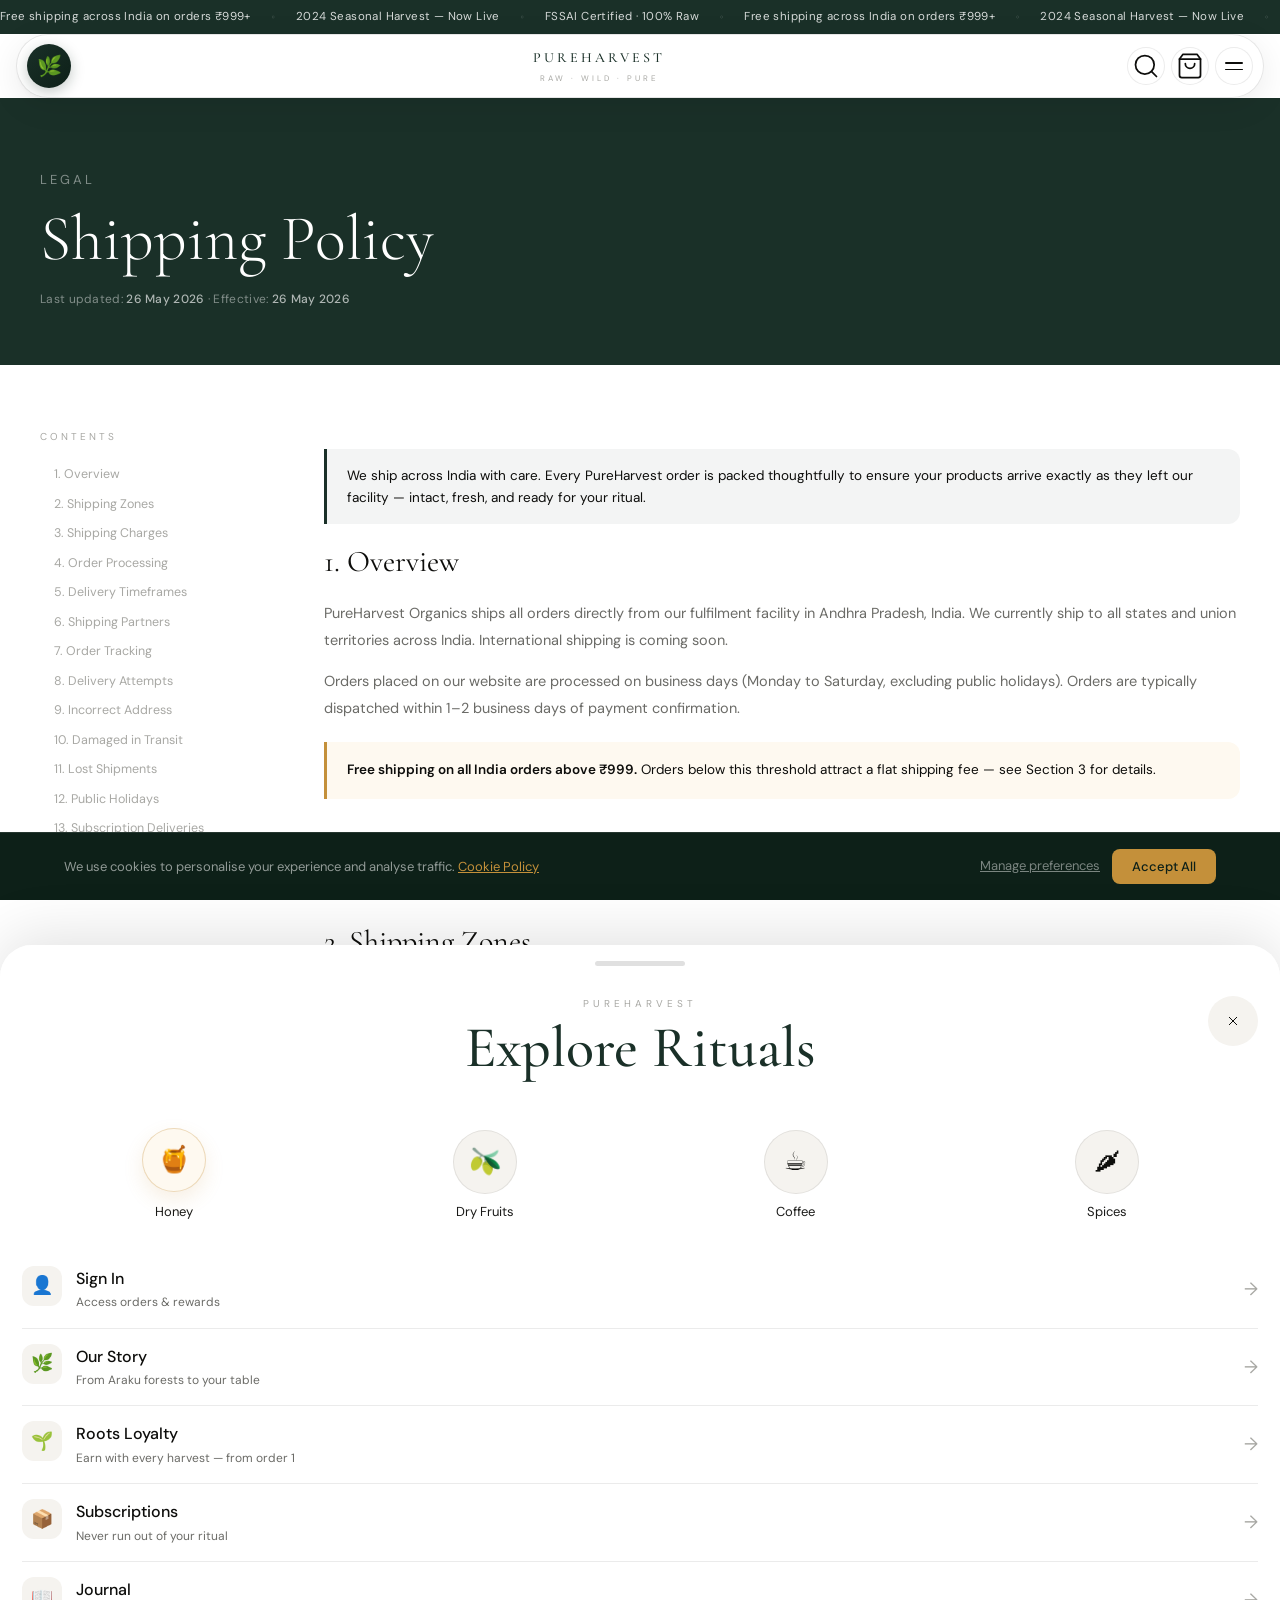
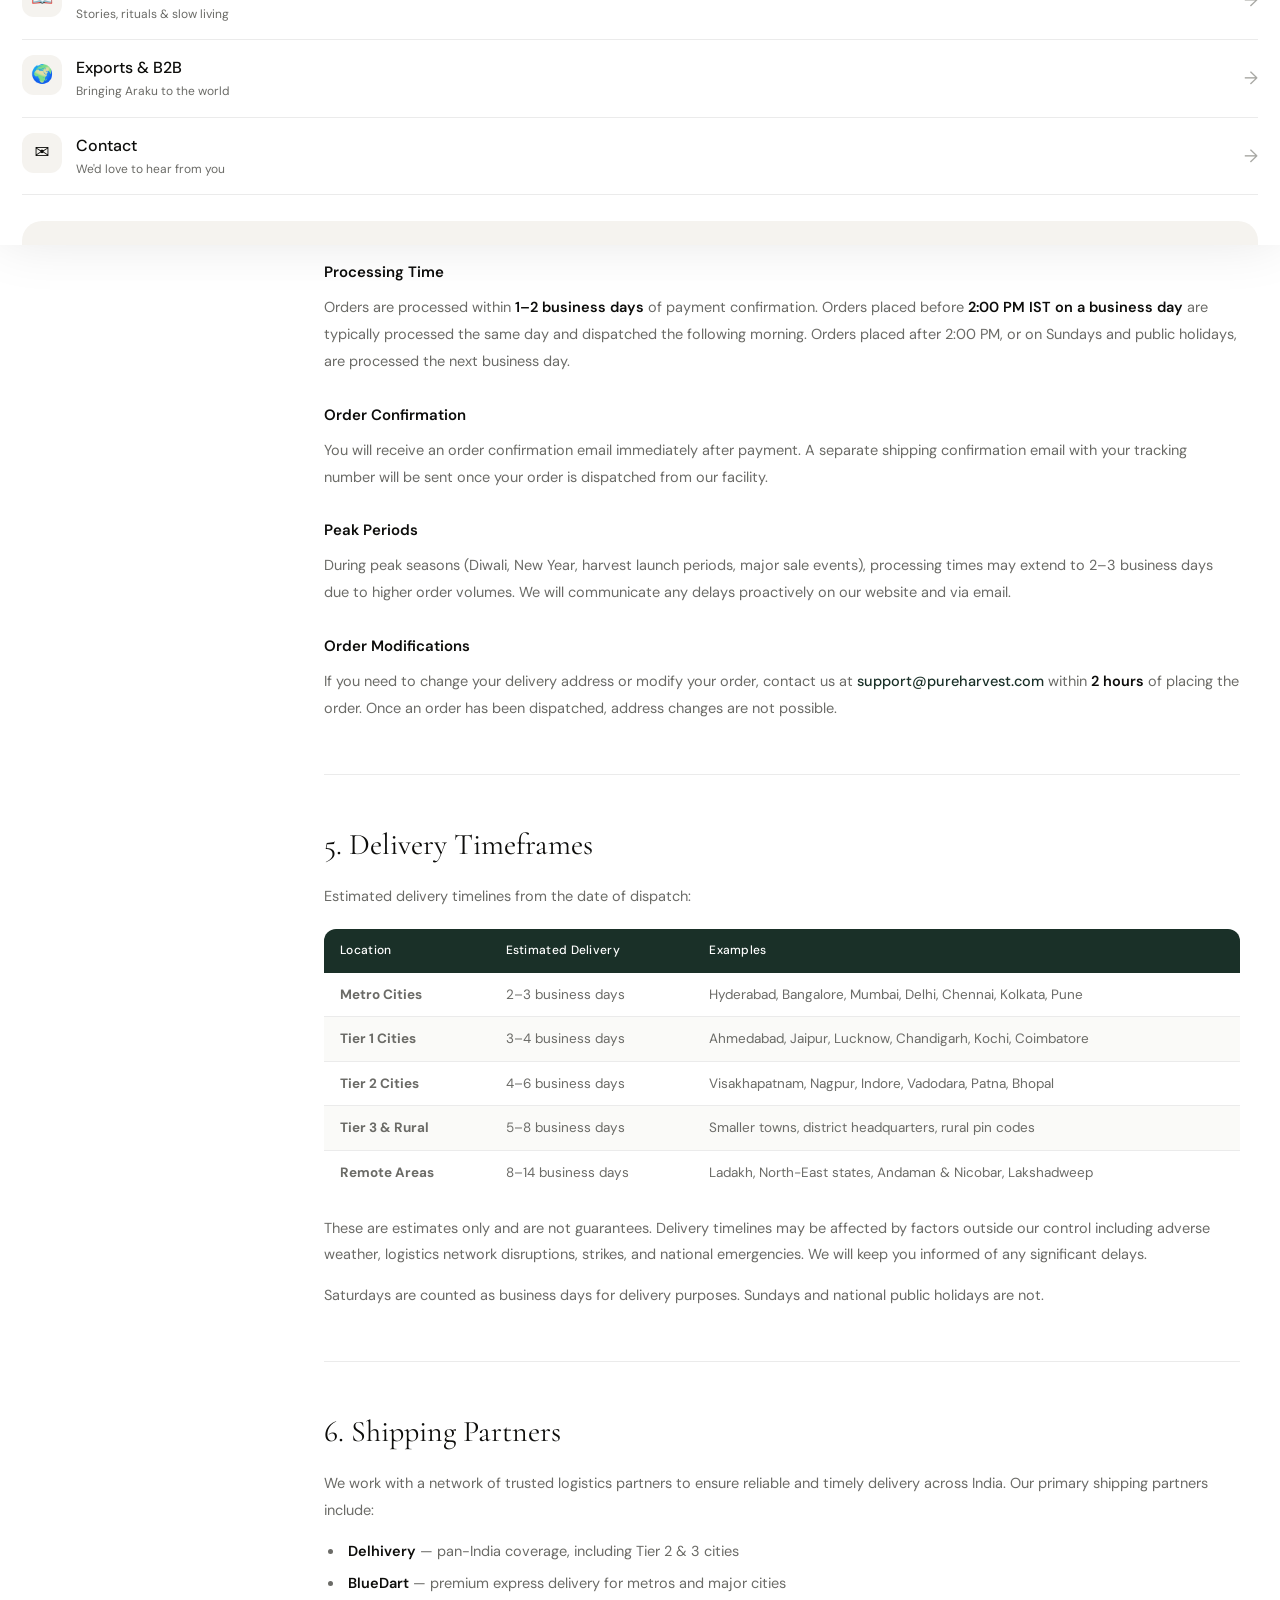
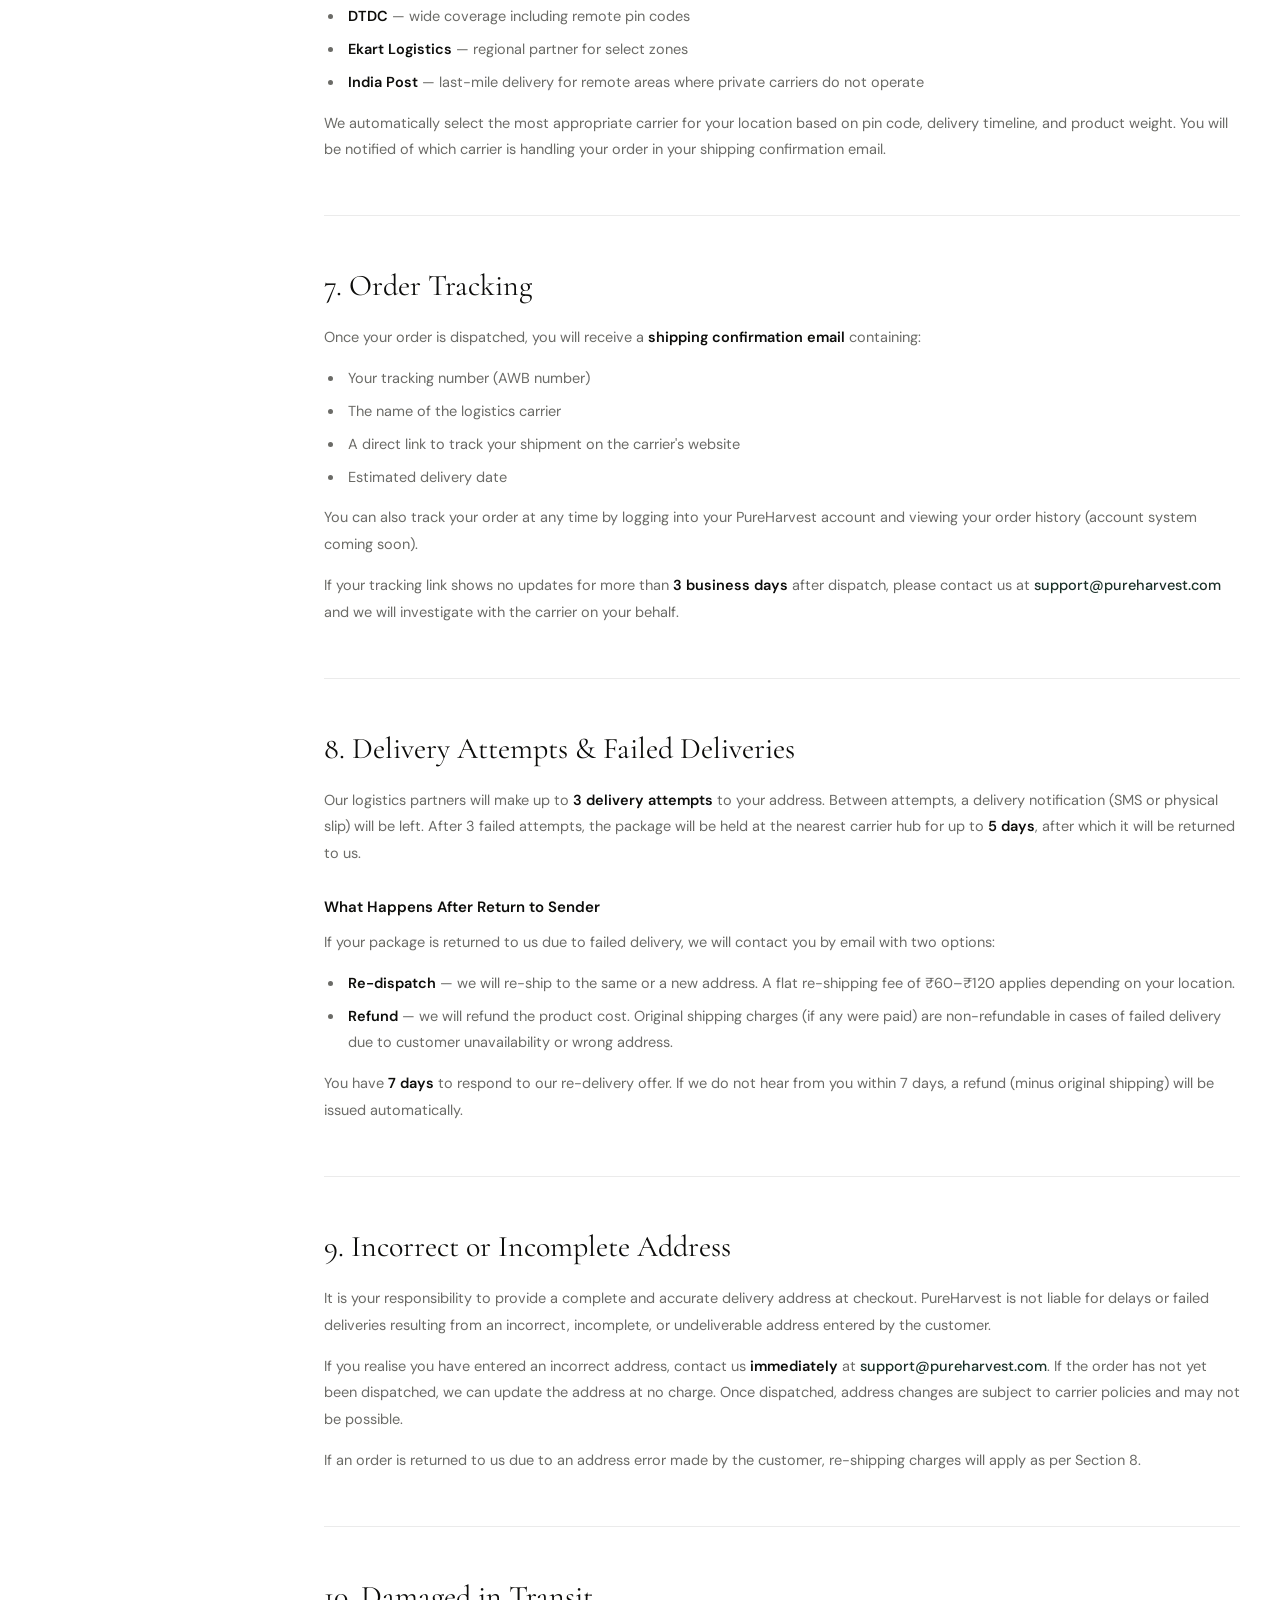
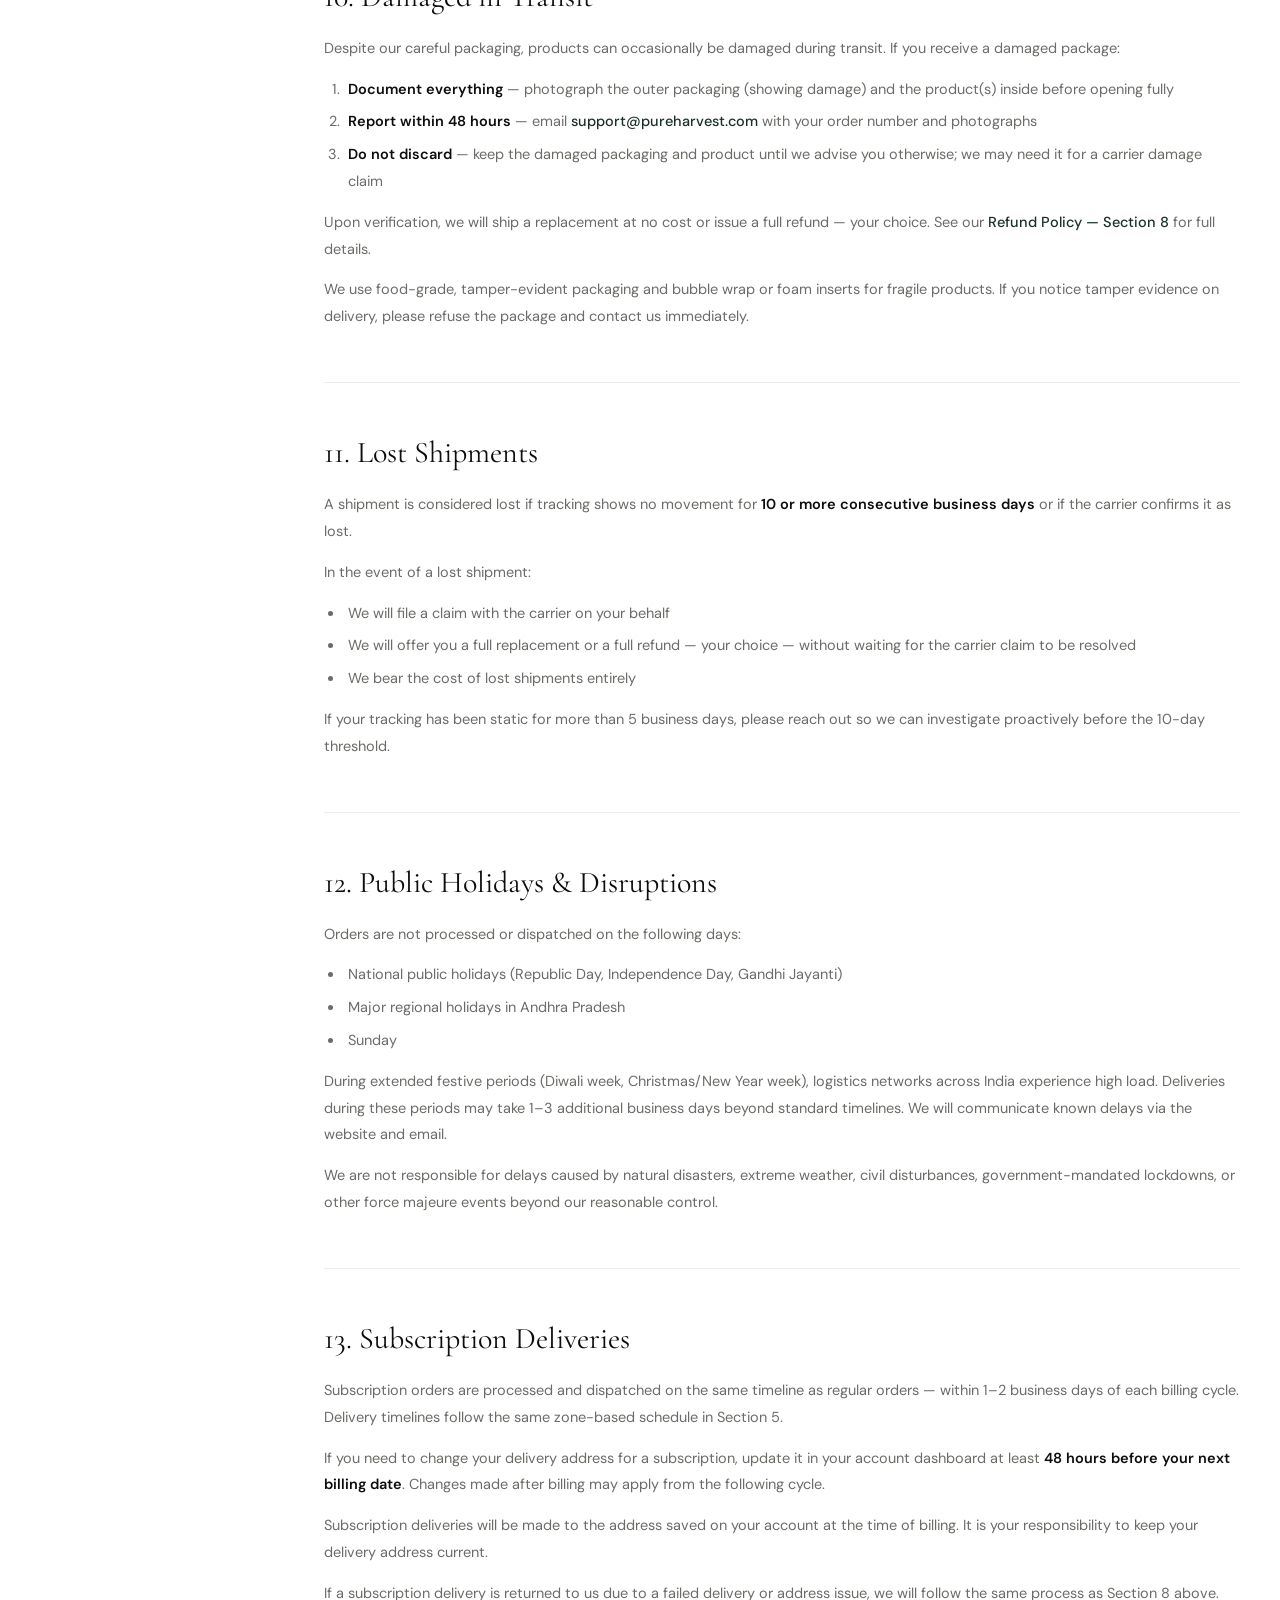
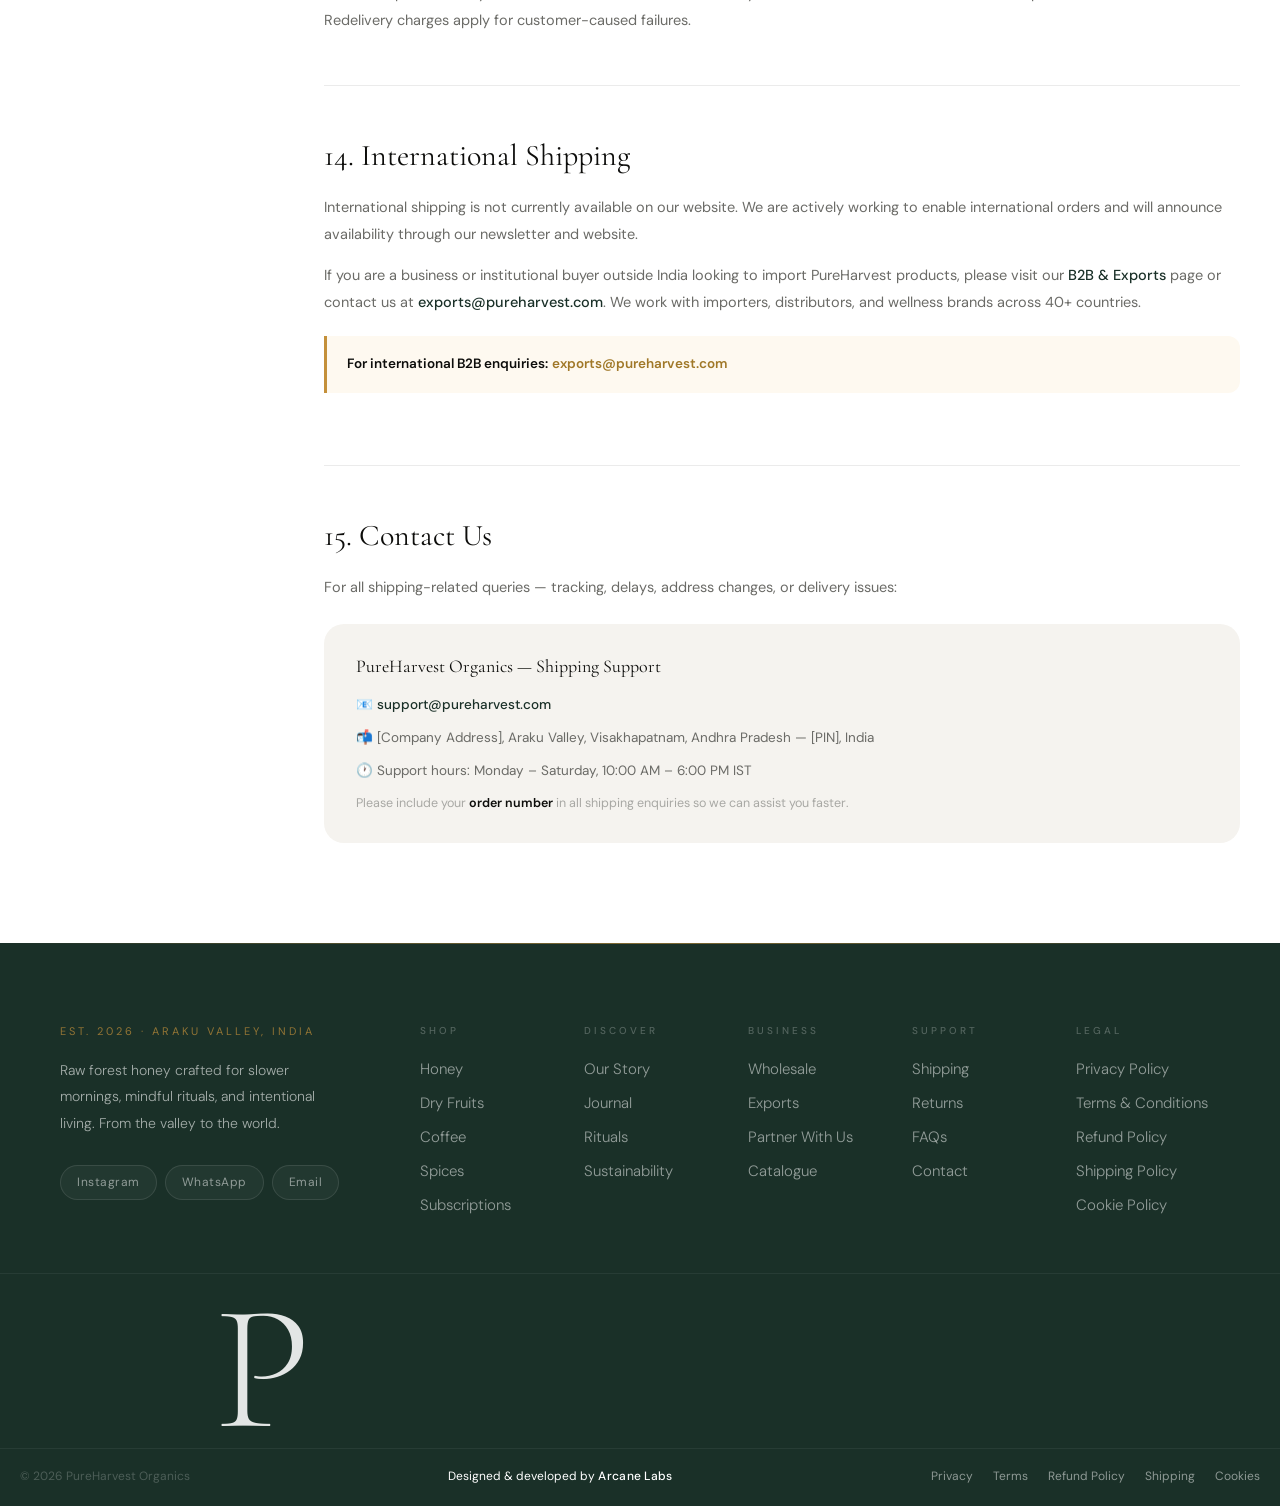
<file: shipping.html>
<!DOCTYPE html>
<html lang="en">
<head>
  <meta charset="UTF-8" />
  <meta name="viewport" content="width=device-width, initial-scale=1.0" />
  <title>Shipping Policy — PureHarvest Organics</title>
  <link rel="preconnect" href="https://fonts.googleapis.com" />
  <link rel="preconnect" href="https://fonts.gstatic.com" crossorigin />
  <link href="https://fonts.googleapis.com/css2?family=Cormorant+Garamond:ital,wght@0,300;0,400;0,500;0,600;1,300;1,400;1,500&family=DM+Sans:opsz,wght@9..40,300;9..40,400;9..40,500&display=swap" rel="stylesheet" />
  <link rel="stylesheet" href="style.css" />
  <link rel="stylesheet" href="legal.css" />
  
  <!-- Microsoft Clarity — session recordings and heatmaps -->
  <script type="text/javascript">
    (function(c,l,a,r,i,t,y){
        c[a]=c[a]||function(){(c[a].q=c[a].q||[]).push(arguments)};
        t=l.createElement(r);t.async=1;t.src="https://www.clarity.ms/tag/"+i;
        y=l.getElementsByTagName(r)[0];y.parentNode.insertBefore(t,y);
    })(window, document, "clarity", "script", "x6j5tml7vd");
  </script>
  
  <!-- Google Analytics (GA4) — traffic, conversions and events -->
  <script async src="https://www.googletagmanager.com/gtag/js?id=G-11TJLZM6SY"></script>
  <script>
    window.dataLayer = window.dataLayer || [];
    function gtag(){dataLayer.push(arguments);}
    gtag('js', new Date());
    gtag('config', 'G-11TJLZM6SY');
  </script>
</head>
<body>

<!-- ANNOUNCEMENT BAR -->
<div class="ann-bar">
  <div class="ann-track">
    <span>Free shipping across India on orders ₹999+</span>
    <span class="ann-sep">◦</span>
    <span>2024 Seasonal Harvest — Now Live</span>
    <span class="ann-sep">◦</span>
    <span>FSSAI Certified · 100% Raw</span>
    <span class="ann-sep">◦</span>
    <span>Free shipping across India on orders ₹999+</span>
    <span class="ann-sep">◦</span>
    <span>2024 Seasonal Harvest — Now Live</span>
    <span class="ann-sep">◦</span>
    <span>FSSAI Certified · 100% Raw</span>
    <span class="ann-sep">◦</span>
  </div>
</div>

<!-- HEADER -->
<header class="site-header" id="siteHeader">
  <div class="header-shell">
    <div class="header-logo"><div class="logo-mark">🌿</div></div>
    <div class="header-brand">
      <a href="index.html"><p class="brand-name">PUREHARVEST</p></a>
      <span class="brand-tagline">RAW · WILD · PURE</span>
    </div>
    <div class="header-actions">
      <button class="hdr-btn" aria-label="Search">
        <svg width="28" height="28" viewBox="0 0 24 24" fill="none" stroke="currentColor" stroke-width="1.5" stroke-linecap="round" stroke-linejoin="round"><circle cx="11" cy="11" r="8"/><path d="M21 21l-4.35-4.35"/></svg>
      </button>
      <button class="hdr-btn cart-hdr-btn" aria-label="Cart">
        <svg width="28" height="28" viewBox="0 0 24 24" fill="none" stroke="currentColor" stroke-width="1.5" stroke-linecap="round" stroke-linejoin="round"><path d="M6 2L3 6v14a2 2 0 002 2h14a2 2 0 002-2V6l-3-4z"/><line x1="3" y1="6" x2="21" y2="6"/><path d="M16 10a4 4 0 01-8 0"/></svg>
        <span class="cart-dot"></span>
      </button>
      <button class="hdr-btn menu-hdr-btn" id="menuToggle" aria-label="Open menu">
        <div class="hlines"><span></span><span></span></div>
      </button>
    </div>
  </div>
</header>

<div class="menu-overlay" id="menuOverlay"></div>

<!-- SEARCH OVERLAY -->
<div class="search-overlay" id="searchOverlay">
  <div class="search-backdrop" id="searchBackdrop"></div>
  <div class="search-panel">
    <div class="search-inner">
      <input type="text" class="search-input" id="searchInput" placeholder="Search honey, coffee, spices..." autocomplete="off" />
      <button class="search-close" id="searchClose">✕</button>
    </div>
    <div class="search-results" id="searchResults"></div>
  </div>
</div>

<!-- CART SIDEBAR -->
<div class="cart-sidebar" id="cartSidebar">
  <div class="cart-backdrop" id="cartBackdrop"></div>
  <div class="cart-panel">
    <div class="cart-head">
      <h3 class="cart-title">Your Ritual</h3>
      <button class="cart-close" id="cartClose">✕</button>
    </div>
    <div class="cart-items" id="cartItems">
      <div class="cart-empty">
        <div class="cart-empty-icon">🌿</div>
        <p>Your basket is empty.</p>
        <p style="font-size:13px;color:var(--muted)">Add something from the harvest.</p>
      </div>
    </div>
    <div class="cart-foot">
      <div class="cart-total"><span>Total</span><span id="cartTotal">₹0</span></div>
      <button class="btn-primary btn-block" id="checkoutBtn">Proceed to Checkout →</button>
    </div>
  </div>
</div>

<!-- RITUAL DRAWER -->
<div id="ritualDrawer" class="ritual-drawer">
  <div class="drawer-grip"></div>
  <div class="drawer-head">
    <div><p class="drawer-eyebrow">PUREHARVEST</p><h2 class="drawer-title">Explore Rituals</h2></div>
    <button class="drawer-close" id="closeDrawer" aria-label="Close menu">
      <svg width="16" height="16" viewBox="0 0 24 24" fill="none" stroke="currentColor" stroke-width="1.5"><path d="M18 6L6 18M6 6l12 12"/></svg>
    </button>
  </div>
  <div class="drawer-orbs">
    <a href="product-honey.html" class="orb orb-active"><div class="orb-ring">🍯</div><span>Honey</span></a>
    <a href="product-honey.html" class="orb"><div class="orb-ring">🫒</div><span>Dry Fruits</span></a>
    <a href="product-honey.html" class="orb"><div class="orb-ring">☕</div><span>Coffee</span></a>
    <a href="product-honey.html" class="orb"><div class="orb-ring">🌶</div><span>Spices</span></a>
  </div>
  <nav class="drawer-nav">
    <!-- My Account first — returning customers; Contact last — utility -->
    <a href="account.html" class="d-link"><div class="d-link-l"><div class="d-icon">👤</div><div><p class="d-link-name">My Account</p><p class="d-link-sub">Orders, rewards &amp; profile</p></div></div><span class="d-arrow">→</span></a>
    <a href="index.html#story" class="d-link"><div class="d-link-l"><div class="d-icon">🌿</div><div><p class="d-link-name">Our Story</p><p class="d-link-sub">From Araku forests to your table</p></div></div><span class="d-arrow">→</span></a>
    <a href="roots.html" class="d-link"><div class="d-link-l"><div class="d-icon">🌱</div><div><p class="d-link-name">Roots Loyalty</p><p class="d-link-sub">Earn with every harvest — from order 1</p></div></div><span class="d-arrow">→</span></a>
    <a href="index.html#subscriptions" class="d-link"><div class="d-link-l"><div class="d-icon">📦</div><div><p class="d-link-name">Subscriptions</p><p class="d-link-sub">Never run out of your ritual</p></div></div><span class="d-arrow">→</span></a>
    <a href="#" class="d-link"><div class="d-link-l"><div class="d-icon">📖</div><div><p class="d-link-name">Journal</p><p class="d-link-sub">Stories, rituals &amp; slow living</p></div></div><span class="d-arrow">→</span></a>
    <a href="index.html#b2b" class="d-link"><div class="d-link-l"><div class="d-icon">🌍</div><div><p class="d-link-name">Exports &amp; B2B</p><p class="d-link-sub">Bringing Araku to the world</p></div></div><span class="d-arrow">→</span></a>
    <a href="contact.html" class="d-link"><div class="d-link-l"><div class="d-icon">✉️</div><div><p class="d-link-name">Contact</p><p class="d-link-sub">We'd love to hear from you</p></div></div><span class="d-arrow">→</span></a>
  </nav>
  <div class="drawer-foot-card">
    <span class="dfc-icon">🌱</span>
    <div><p class="dfc-title">Rooted in nature.</p><p class="dfc-sub">Crafted with intention.</p></div>
  </div>
</div>


<!-- ── LEGAL HERO ─────────────────── -->
<section class="legal-hero">
  <div class="section-wrap">
    <p class="eyebrow">Legal</p>
    <h1 class="legal-title">Shipping Policy</h1>
    <p class="legal-meta">Last updated: <span>26 May 2026</span> · Effective: <span>26 May 2026</span></p>
  </div>
</section>


<!-- ── LEGAL BODY ─────────────────── -->
<div class="legal-body">
  <div class="section-wrap legal-layout">

    <aside class="legal-toc">
      <p class="toc-label">Contents</p>
      <nav class="toc-nav">
        <a href="#s1">1. Overview</a>
        <a href="#s2">2. Shipping Zones</a>
        <a href="#s3">3. Shipping Charges</a>
        <a href="#s4">4. Order Processing</a>
        <a href="#s5">5. Delivery Timeframes</a>
        <a href="#s6">6. Shipping Partners</a>
        <a href="#s7">7. Order Tracking</a>
        <a href="#s8">8. Delivery Attempts</a>
        <a href="#s9">9. Incorrect Address</a>
        <a href="#s10">10. Damaged in Transit</a>
        <a href="#s11">11. Lost Shipments</a>
        <a href="#s12">12. Public Holidays</a>
        <a href="#s13">13. Subscription Deliveries</a>
        <a href="#s14">14. International Shipping</a>
        <a href="#s15">15. Contact Us</a>
      </nav>
    </aside>

    <main class="legal-content">

      <div class="legal-box-forest">
        <p>We ship across India with care. Every PureHarvest order is packed thoughtfully to ensure your products arrive exactly as they left our facility — intact, fresh, and ready for your ritual.</p>
      </div>

      <div class="legal-section" id="s1">
        <h2>1. Overview</h2>
        <p>PureHarvest Organics ships all orders directly from our fulfilment facility in Andhra Pradesh, India. We currently ship to all states and union territories across India. International shipping is coming soon.</p>
        <p>Orders placed on our website are processed on business days (Monday to Saturday, excluding public holidays). Orders are typically dispatched within 1–2 business days of payment confirmation.</p>
        <div class="legal-box">
          <p><strong>Free shipping on all India orders above ₹999.</strong> Orders below this threshold attract a flat shipping fee — see Section 3 for details.</p>
        </div>
      </div>

      <div class="legal-section" id="s2">
        <h2>2. Shipping Zones</h2>
        <p>We ship to <strong>all 28 states and 8 union territories</strong> of India, including remote areas. Delivery timelines vary by zone — see Section 5 for full timeframe details.</p>
        <p>Certain remote pin codes (especially in Ladakh, Andaman &amp; Nicobar Islands, Lakshadweep, and parts of North-East India) may attract longer delivery timelines or additional shipping charges. If your pin code is in a restricted or difficult-to-reach area, we will notify you before confirming dispatch.</p>
        <p>We reserve the right to decline shipping to specific pin codes where reliable delivery cannot be guaranteed. In such cases, a full refund will be issued.</p>
      </div>

      <div class="legal-section" id="s3">
        <h2>3. Shipping Charges</h2>

        <div class="legal-table-wrap">
          <table class="legal-table">
            <thead>
              <tr>
                <th>Order Value</th>
                <th>Shipping Charge</th>
                <th>Applies To</th>
              </tr>
            </thead>
            <tbody>
              <tr><td>₹999 and above</td><td><strong>Free</strong></td><td>All India</td></tr>
              <tr><td>Below ₹999</td><td>₹60 flat rate</td><td>Metro &amp; Tier 1 cities</td></tr>
              <tr><td>Below ₹999</td><td>₹80 flat rate</td><td>Tier 2 &amp; Tier 3 cities</td></tr>
              <tr><td>Below ₹999</td><td>₹120 flat rate</td><td>Remote / difficult-to-reach areas</td></tr>
            </tbody>
          </table>
        </div>

        <p>Shipping charges are calculated and displayed at checkout before you complete payment. The charge is based on your delivery pin code.</p>
        <p>Subscription orders above ₹999 per cycle always qualify for free shipping. Where a subscription cycle total falls below ₹999, standard shipping charges apply and will be reflected clearly before billing.</p>
      </div>

      <div class="legal-section" id="s4">
        <h2>4. Order Processing</h2>

        <h3>Processing Time</h3>
        <p>Orders are processed within <strong>1–2 business days</strong> of payment confirmation. Orders placed before <strong>2:00 PM IST on a business day</strong> are typically processed the same day and dispatched the following morning. Orders placed after 2:00 PM, or on Sundays and public holidays, are processed the next business day.</p>

        <h3>Order Confirmation</h3>
        <p>You will receive an order confirmation email immediately after payment. A separate shipping confirmation email with your tracking number will be sent once your order is dispatched from our facility.</p>

        <h3>Peak Periods</h3>
        <p>During peak seasons (Diwali, New Year, harvest launch periods, major sale events), processing times may extend to 2–3 business days due to higher order volumes. We will communicate any delays proactively on our website and via email.</p>

        <h3>Order Modifications</h3>
        <p>If you need to change your delivery address or modify your order, contact us at <a href="mailto:support@pureharvest.com" style="color:var(--forest);font-weight:500">support@pureharvest.com</a> within <strong>2 hours</strong> of placing the order. Once an order has been dispatched, address changes are not possible.</p>
      </div>

      <div class="legal-section" id="s5">
        <h2>5. Delivery Timeframes</h2>
        <p>Estimated delivery timelines from the date of dispatch:</p>

        <div class="legal-table-wrap">
          <table class="legal-table">
            <thead>
              <tr>
                <th>Location</th>
                <th>Estimated Delivery</th>
                <th>Examples</th>
              </tr>
            </thead>
            <tbody>
              <tr>
                <td><strong>Metro Cities</strong></td>
                <td>2–3 business days</td>
                <td>Hyderabad, Bangalore, Mumbai, Delhi, Chennai, Kolkata, Pune</td>
              </tr>
              <tr>
                <td><strong>Tier 1 Cities</strong></td>
                <td>3–4 business days</td>
                <td>Ahmedabad, Jaipur, Lucknow, Chandigarh, Kochi, Coimbatore</td>
              </tr>
              <tr>
                <td><strong>Tier 2 Cities</strong></td>
                <td>4–6 business days</td>
                <td>Visakhapatnam, Nagpur, Indore, Vadodara, Patna, Bhopal</td>
              </tr>
              <tr>
                <td><strong>Tier 3 &amp; Rural</strong></td>
                <td>5–8 business days</td>
                <td>Smaller towns, district headquarters, rural pin codes</td>
              </tr>
              <tr>
                <td><strong>Remote Areas</strong></td>
                <td>8–14 business days</td>
                <td>Ladakh, North-East states, Andaman &amp; Nicobar, Lakshadweep</td>
              </tr>
            </tbody>
          </table>
        </div>

        <p>These are estimates only and are not guarantees. Delivery timelines may be affected by factors outside our control including adverse weather, logistics network disruptions, strikes, and national emergencies. We will keep you informed of any significant delays.</p>
        <p>Saturdays are counted as business days for delivery purposes. Sundays and national public holidays are not.</p>
      </div>

      <div class="legal-section" id="s6">
        <h2>6. Shipping Partners</h2>
        <p>We work with a network of trusted logistics partners to ensure reliable and timely delivery across India. Our primary shipping partners include:</p>
        <ul>
          <li><strong>Delhivery</strong> — pan-India coverage, including Tier 2 &amp; 3 cities</li>
          <li><strong>BlueDart</strong> — premium express delivery for metros and major cities</li>
          <li><strong>DTDC</strong> — wide coverage including remote pin codes</li>
          <li><strong>Ekart Logistics</strong> — regional partner for select zones</li>
          <li><strong>India Post</strong> — last-mile delivery for remote areas where private carriers do not operate</li>
        </ul>
        <p>We automatically select the most appropriate carrier for your location based on pin code, delivery timeline, and product weight. You will be notified of which carrier is handling your order in your shipping confirmation email.</p>
      </div>

      <div class="legal-section" id="s7">
        <h2>7. Order Tracking</h2>
        <p>Once your order is dispatched, you will receive a <strong>shipping confirmation email</strong> containing:</p>
        <ul>
          <li>Your tracking number (AWB number)</li>
          <li>The name of the logistics carrier</li>
          <li>A direct link to track your shipment on the carrier's website</li>
          <li>Estimated delivery date</li>
        </ul>
        <p>You can also track your order at any time by logging into your PureHarvest account and viewing your order history (account system coming soon).</p>
        <p>If your tracking link shows no updates for more than <strong>3 business days</strong> after dispatch, please contact us at <a href="mailto:support@pureharvest.com" style="color:var(--forest);font-weight:500">support@pureharvest.com</a> and we will investigate with the carrier on your behalf.</p>
      </div>

      <div class="legal-section" id="s8">
        <h2>8. Delivery Attempts &amp; Failed Deliveries</h2>
        <p>Our logistics partners will make up to <strong>3 delivery attempts</strong> to your address. Between attempts, a delivery notification (SMS or physical slip) will be left. After 3 failed attempts, the package will be held at the nearest carrier hub for up to <strong>5 days</strong>, after which it will be returned to us.</p>

        <h3>What Happens After Return to Sender</h3>
        <p>If your package is returned to us due to failed delivery, we will contact you by email with two options:</p>
        <ul>
          <li><strong>Re-dispatch</strong> — we will re-ship to the same or a new address. A flat re-shipping fee of ₹60–₹120 applies depending on your location.</li>
          <li><strong>Refund</strong> — we will refund the product cost. Original shipping charges (if any were paid) are non-refundable in cases of failed delivery due to customer unavailability or wrong address.</li>
        </ul>
        <p>You have <strong>7 days</strong> to respond to our re-delivery offer. If we do not hear from you within 7 days, a refund (minus original shipping) will be issued automatically.</p>
      </div>

      <div class="legal-section" id="s9">
        <h2>9. Incorrect or Incomplete Address</h2>
        <p>It is your responsibility to provide a complete and accurate delivery address at checkout. PureHarvest is not liable for delays or failed deliveries resulting from an incorrect, incomplete, or undeliverable address entered by the customer.</p>
        <p>If you realise you have entered an incorrect address, contact us <strong>immediately</strong> at <a href="mailto:support@pureharvest.com" style="color:var(--forest);font-weight:500">support@pureharvest.com</a>. If the order has not yet been dispatched, we can update the address at no charge. Once dispatched, address changes are subject to carrier policies and may not be possible.</p>
        <p>If an order is returned to us due to an address error made by the customer, re-shipping charges will apply as per Section 8.</p>
      </div>

      <div class="legal-section" id="s10">
        <h2>10. Damaged in Transit</h2>
        <p>Despite our careful packaging, products can occasionally be damaged during transit. If you receive a damaged package:</p>
        <ol>
          <li><strong>Document everything</strong> — photograph the outer packaging (showing damage) and the product(s) inside before opening fully</li>
          <li><strong>Report within 48 hours</strong> — email <a href="mailto:support@pureharvest.com" style="color:var(--forest);font-weight:500">support@pureharvest.com</a> with your order number and photographs</li>
          <li><strong>Do not discard</strong> — keep the damaged packaging and product until we advise you otherwise; we may need it for a carrier damage claim</li>
        </ol>
        <p>Upon verification, we will ship a replacement at no cost or issue a full refund — your choice. See our <a href="refund.html" style="color:var(--forest);font-weight:500">Refund Policy — Section 8</a> for full details.</p>
        <p>We use food-grade, tamper-evident packaging and bubble wrap or foam inserts for fragile products. If you notice tamper evidence on delivery, please refuse the package and contact us immediately.</p>
      </div>

      <div class="legal-section" id="s11">
        <h2>11. Lost Shipments</h2>
        <p>A shipment is considered lost if tracking shows no movement for <strong>10 or more consecutive business days</strong> or if the carrier confirms it as lost.</p>
        <p>In the event of a lost shipment:</p>
        <ul>
          <li>We will file a claim with the carrier on your behalf</li>
          <li>We will offer you a full replacement or a full refund — your choice — without waiting for the carrier claim to be resolved</li>
          <li>We bear the cost of lost shipments entirely</li>
        </ul>
        <p>If your tracking has been static for more than 5 business days, please reach out so we can investigate proactively before the 10-day threshold.</p>
      </div>

      <div class="legal-section" id="s12">
        <h2>12. Public Holidays &amp; Disruptions</h2>
        <p>Orders are not processed or dispatched on the following days:</p>
        <ul>
          <li>National public holidays (Republic Day, Independence Day, Gandhi Jayanti)</li>
          <li>Major regional holidays in Andhra Pradesh</li>
          <li>Sunday</li>
        </ul>
        <p>During extended festive periods (Diwali week, Christmas/New Year week), logistics networks across India experience high load. Deliveries during these periods may take 1–3 additional business days beyond standard timelines. We will communicate known delays via the website and email.</p>
        <p>We are not responsible for delays caused by natural disasters, extreme weather, civil disturbances, government-mandated lockdowns, or other force majeure events beyond our reasonable control.</p>
      </div>

      <div class="legal-section" id="s13">
        <h2>13. Subscription Deliveries</h2>
        <p>Subscription orders are processed and dispatched on the same timeline as regular orders — within 1–2 business days of each billing cycle. Delivery timelines follow the same zone-based schedule in Section 5.</p>
        <p>If you need to change your delivery address for a subscription, update it in your account dashboard at least <strong>48 hours before your next billing date</strong>. Changes made after billing may apply from the following cycle.</p>
        <p>Subscription deliveries will be made to the address saved on your account at the time of billing. It is your responsibility to keep your delivery address current.</p>
        <p>If a subscription delivery is returned to us due to a failed delivery or address issue, we will follow the same process as Section 8 above. Redelivery charges apply for customer-caused failures.</p>
      </div>

      <div class="legal-section" id="s14">
        <h2>14. International Shipping</h2>
        <p>International shipping is not currently available on our website. We are actively working to enable international orders and will announce availability through our newsletter and website.</p>
        <p>If you are a business or institutional buyer outside India looking to import PureHarvest products, please visit our <a href="index.html#b2b" style="color:var(--forest);font-weight:500">B2B &amp; Exports</a> page or contact us at <a href="mailto:exports@pureharvest.com" style="color:var(--forest);font-weight:500">exports@pureharvest.com</a>. We work with importers, distributors, and wellness brands across 40+ countries.</p>
        <div class="legal-box">
          <p><strong>For international B2B enquiries:</strong> <a href="mailto:exports@pureharvest.com" style="color:var(--honey-dk);font-weight:600">exports@pureharvest.com</a></p>
        </div>
      </div>

      <div class="legal-section" id="s15">
        <h2>15. Contact Us</h2>
        <p>For all shipping-related queries — tracking, delays, address changes, or delivery issues:</p>
        <div class="legal-contact-card">
          <h4>PureHarvest Organics — Shipping Support</h4>
          <p>📧 <a href="mailto:support@pureharvest.com">support@pureharvest.com</a></p>
          <p>📬 [Company Address], Araku Valley, Visakhapatnam, Andhra Pradesh — [PIN], India</p>
          <p>🕐 Support hours: Monday – Saturday, 10:00 AM – 6:00 PM IST</p>
          <p style="margin-top:8px;font-size:12.5px;color:var(--muted)">Please include your <strong style="color:var(--dark)">order number</strong> in all shipping enquiries so we can assist you faster.</p>
        </div>
      </div>

    </main>
  </div>
</div>


<!-- FOOTER -->
<footer class="footer">
  <div class="section-wrap footer-inner">
    <div class="footer-top">
      <div class="footer-brand">
        <span class="footer-origin">Est. 2026 · Araku Valley, India</span>
        <p class="footer-desc">Raw forest honey crafted for slower mornings, mindful rituals, and intentional living. From the valley to the world.</p>
        <div class="footer-socials"><a href="#">Instagram</a><a href="#">WhatsApp</a><a href="#">Email</a></div>
      </div>
      <div class="footer-cols">
        <div class="footer-col"><h4>Shop</h4><a href="index.html#honey">Honey</a><a href="#">Dry Fruits</a><a href="#">Coffee</a><a href="#">Spices</a><a href="index.html#subscriptions">Subscriptions</a></div>
        <div class="footer-col"><h4>Discover</h4><a href="#">Our Story</a><a href="#">Journal</a><a href="#">Rituals</a><a href="#">Sustainability</a></div>
        <div class="footer-col"><h4>Business</h4><a href="#">Wholesale</a><a href="#">Exports</a><a href="#">Partner With Us</a><a href="#">Catalogue</a></div>
        <div class="footer-col"><h4>Support</h4><a href="shipping.html">Shipping</a><a href="refund.html">Returns</a><a href="#">FAQs</a><a href="contact.html">Contact</a></div>
        <div class="footer-col"><h4>Legal</h4><a href="privacy.html">Privacy Policy</a><a href="terms.html">Terms &amp; Conditions</a><a href="refund.html">Refund Policy</a><a href="shipping.html">Shipping Policy</a><a href="cookie.html">Cookie Policy</a></div>
      </div>
    </div>
  </div>
  <div class="footer-wordmark-wrap"><p class="footer-wordmark">PureHarvest</p></div>
  <div class="footer-bottom-bar">
    <p>© 2026 PureHarvest Organics</p>
    <p class="footer-credit">Designed &amp; developed by <span id="arcaneText">Arcane Labs</span></p>
    <div class="footer-legal">
      <a href="privacy.html">Privacy</a>
      <a href="terms.html">Terms</a>
      <a href="refund.html">Refund Policy</a>
      <a href="shipping.html">Shipping</a>
      <a href="cookie.html">Cookies</a>
    </div>
  </div>
</footer>

<script src="script.js"></script>
  <script src="checkout.js"></script>
  <!-- Cloudflare Web Analytics -->
  <script defer src='https://static.cloudflareinsights.com/beacon.min.js' data-cf-beacon='{"token": "bb306b97acc943e2b715a00f781bbe0e"}'></script>
  <!-- End Cloudflare Web Analytics -->
</body>
</html>
</file>
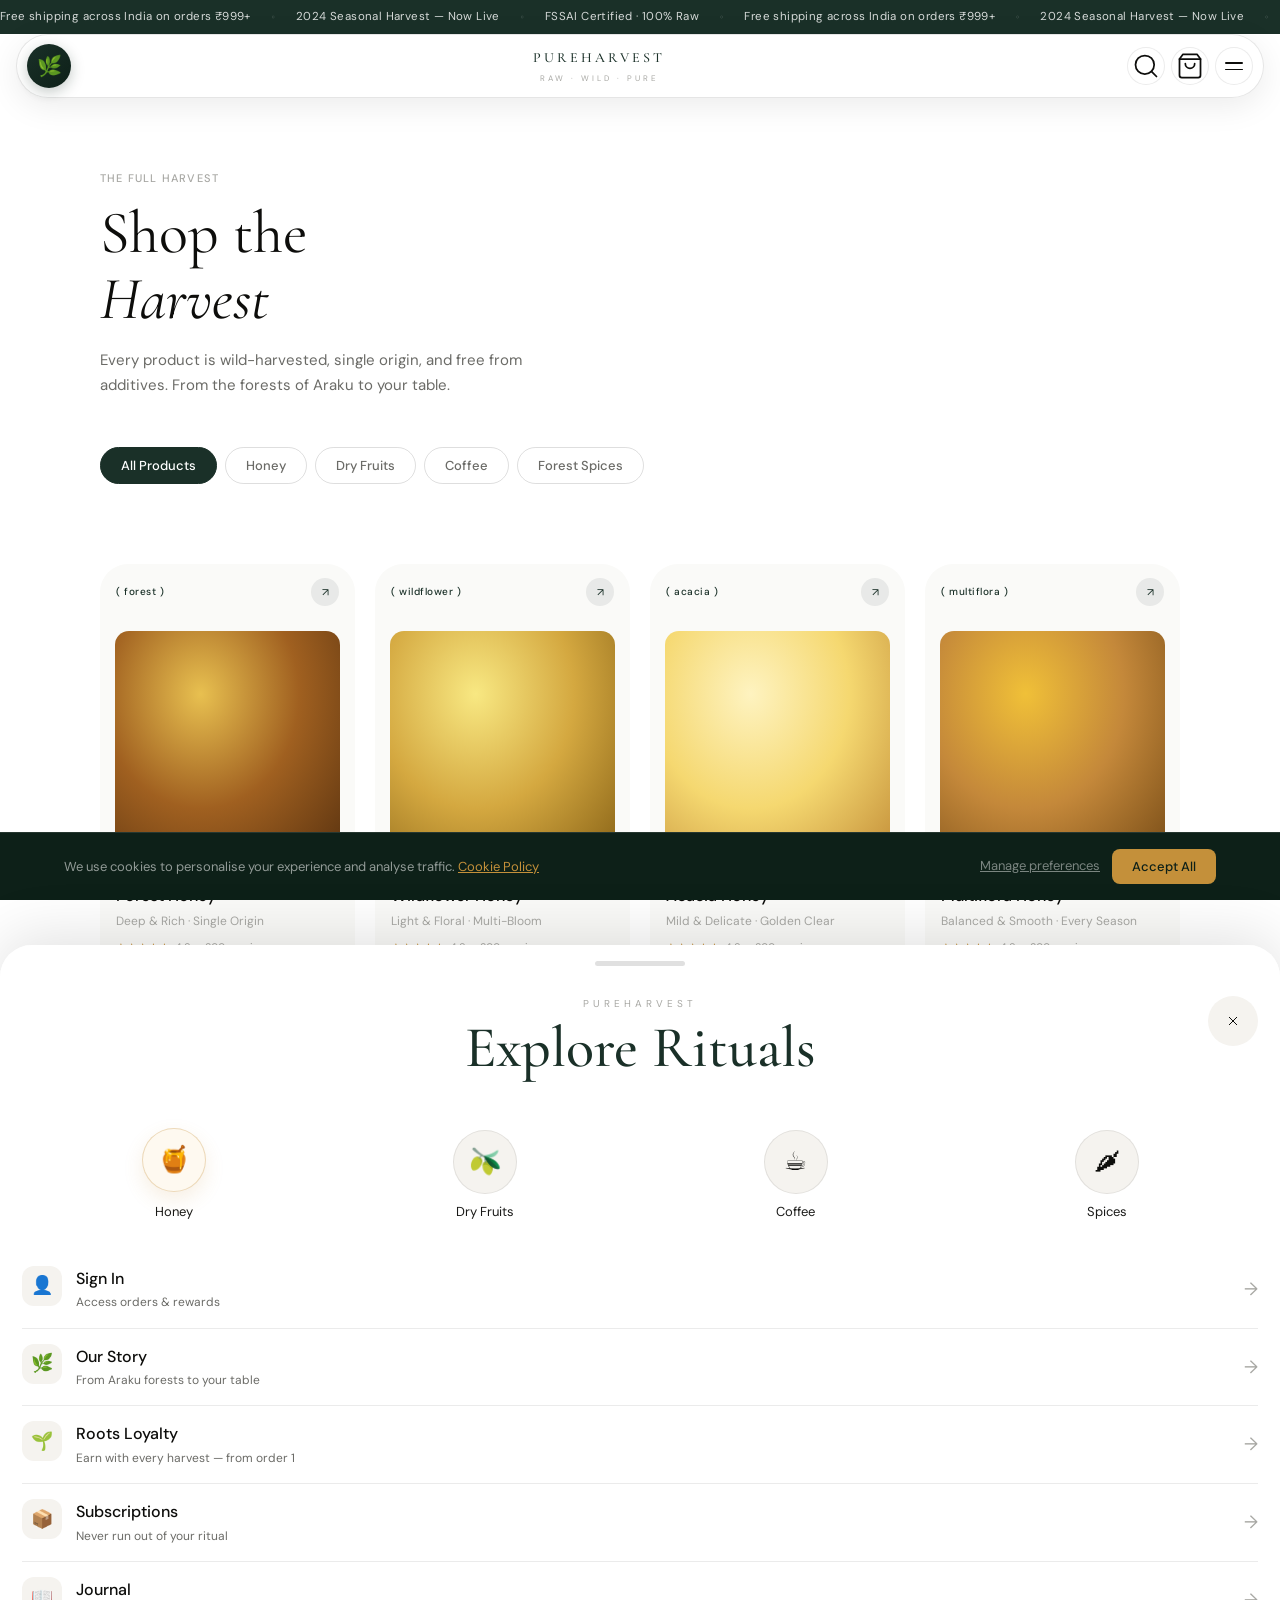
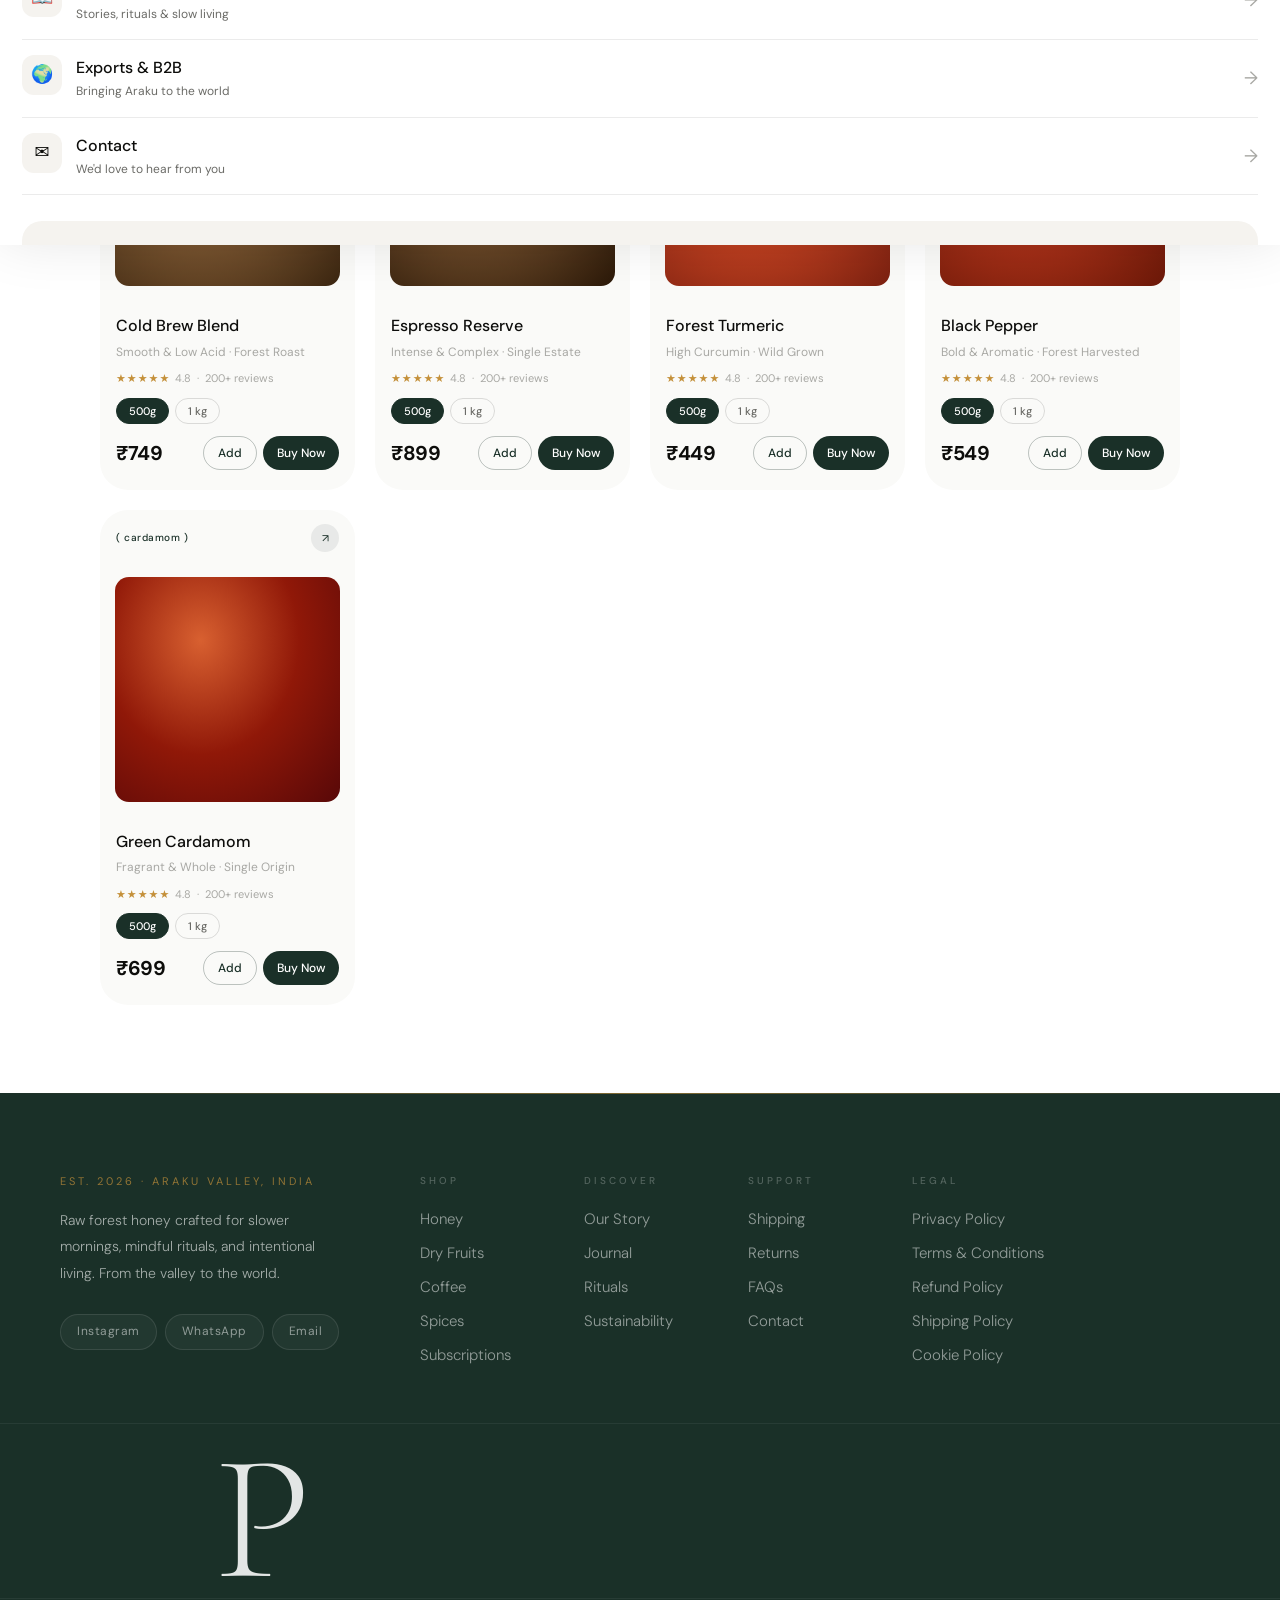
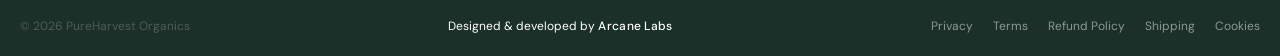
<file: shop.html>
<!DOCTYPE html>
<html lang="en">
<head>
  <meta charset="UTF-8" />
  <meta name="viewport" content="width=device-width, initial-scale=1.0" />
  <title>Shop the Harvest — PureHarvest Organics</title>
  <link rel="preconnect" href="https://fonts.googleapis.com" />
  <link rel="preconnect" href="https://fonts.gstatic.com" crossorigin />
  <link href="https://fonts.googleapis.com/css2?family=Cormorant+Garamond:ital,wght@0,300;0,400;0,500;0,600;1,300;1,400;1,500&family=DM+Sans:opsz,wght@9..40,300;9..40,400;9..40,500&display=swap" rel="stylesheet" />
  <link rel="stylesheet" href="style.css" />
  <style>
    .shop-hero {
      padding: 72px 0 48px;
      margin: 0 100px;
    }
    .shop-eye {
      font-size: 11px; letter-spacing: 1.2px; text-transform: uppercase;
      color: var(--muted); font-family: var(--sans); font-weight: 500;
      margin-bottom: 12px;
    }
    .shop-h1 {
      font-family: var(--serif);
      font-size: clamp(36px, 5vw, 60px);
      font-weight: 400; color: var(--dark);
      line-height: 1.1; margin-bottom: 16px;
    }
    .shop-desc {
      font-size: 15px; color: var(--gray);
      max-width: 480px; line-height: 1.7;
    }

    /* Filter bar — aligned to same 100px margin */
    .shop-filters {
      margin: 0 100px 48px;
      padding: 0 0 32px;
      display: flex; gap: 8px; flex-wrap: wrap;
      border-bottom: 1px solid var(--border-light);
    }
    .shop-filter {
      padding: 9px 20px;
      border: 1px solid var(--border-md);
      border-radius: var(--r-pill);
      font-size: 13px; font-weight: 500;
      color: var(--gray); background: transparent;
      cursor: pointer; font-family: var(--sans);
      transition: background var(--ease), color var(--ease), border-color var(--ease);
    }
    .shop-filter:hover { border-color: var(--forest); color: var(--forest); }
    .shop-filter.active { background: var(--forest); color: white; border-color: var(--forest); }

    /* Product grid — 4 col desktop, 2 col tablet, 1 col mobile */
    .shop-grid {
      margin: 0 100px;
      padding: 0 0 88px;
      display: grid;
      grid-template-columns: repeat(4, 1fr);
      gap: 20px;
    }
    @media (max-width: 1100px) {
      .shop-hero, .shop-filters, .shop-grid { margin-left: 40px; margin-right: 40px; }
      .shop-grid { grid-template-columns: repeat(2, 1fr); }
    }
    @media (max-width: 600px) {
      .shop-hero, .shop-filters, .shop-grid { margin-left: 16px; margin-right: 16px; }
      .shop-grid { grid-template-columns: 1fr; gap: 14px; }
    }

    /* Override carousel-only card styles for grid layout */
    .shop-grid .p-card { flex: none; width: 100%; scroll-snap-align: none; }

    .shop-card-hidden { display: none !important; }
  </style>
  
  <!-- Microsoft Clarity — session recordings and heatmaps -->
  <script type="text/javascript">
    (function(c,l,a,r,i,t,y){
        c[a]=c[a]||function(){(c[a].q=c[a].q||[]).push(arguments)};
        t=l.createElement(r);t.async=1;t.src="https://www.clarity.ms/tag/"+i;
        y=l.getElementsByTagName(r)[0];y.parentNode.insertBefore(t,y);
    })(window, document, "clarity", "script", "x6j5tml7vd");
  </script>
  
  <!-- Google Analytics (GA4) — traffic, conversions and events -->
  <script async src="https://www.googletagmanager.com/gtag/js?id=G-11TJLZM6SY"></script>
  <script>
    window.dataLayer = window.dataLayer || [];
    function gtag(){dataLayer.push(arguments);}
    gtag('js', new Date());
    gtag('config', 'G-11TJLZM6SY');
  </script>
</head>
<body>

<!-- ============================
     ANNOUNCEMENT BAR
============================ -->
<div class="ann-bar">
  <div class="ann-track">
    <span>Free shipping across India on orders ₹999+</span>
    <span class="ann-sep">◦</span>
    <span>2024 Seasonal Harvest — Now Live</span>
    <span class="ann-sep">◦</span>
    <span>FSSAI Certified · 100% Raw</span>
    <span class="ann-sep">◦</span>
    <span>Free shipping across India on orders ₹999+</span>
    <span class="ann-sep">◦</span>
    <span>2024 Seasonal Harvest — Now Live</span>
    <span class="ann-sep">◦</span>
    <span>FSSAI Certified · 100% Raw</span>
    <span class="ann-sep">◦</span>
  </div>
</div>

<!-- ============================
     HEADER
============================ -->
<header class="site-header" id="siteHeader">
  <div class="header-shell">
    <div class="header-logo"><div class="logo-mark">🌿</div></div>
    <div class="header-brand">
      <a href="index.html" style="text-decoration:none">
        <p class="brand-name">PUREHARVEST</p>
        <span class="brand-tagline">RAW · WILD · PURE</span>
      </a>
    </div>
    <div class="header-actions">
      <button class="hdr-btn" aria-label="Search">
        <svg width="28" height="28" viewBox="0 0 24 24" fill="none" stroke="currentColor" stroke-width="1.5" stroke-linecap="round" stroke-linejoin="round"><circle cx="11" cy="11" r="8"/><path d="M21 21l-4.35-4.35"/></svg>
      </button>
      <button class="hdr-btn cart-hdr-btn" aria-label="Cart">
        <svg width="28" height="28" viewBox="0 0 24 24" fill="none" stroke="currentColor" stroke-width="1.5" stroke-linecap="round" stroke-linejoin="round"><path d="M6 2L3 6v14a2 2 0 002 2h14a2 2 0 002-2V6l-3-4z"/><line x1="3" y1="6" x2="21" y2="6"/><path d="M16 10a4 4 0 01-8 0"/></svg>
        <span class="cart-dot"></span>
      </button>
      <button class="hdr-btn menu-hdr-btn" id="menuToggle" aria-label="Open menu">
        <div class="hlines"><span></span><span></span></div>
      </button>
    </div>
  </div>
</header>

<div class="menu-overlay" id="menuOverlay"></div>

<!-- Search Overlay -->
<div class="search-overlay" id="searchOverlay">
  <div class="search-backdrop" id="searchBackdrop"></div>
  <div class="search-panel">
    <div class="search-inner">
      <input type="text" class="search-input" id="searchInput" placeholder="Search honey, coffee, spices..." autocomplete="off" />
      <button class="search-close" id="searchClose">✕</button>
    </div>
    <div class="search-results" id="searchResults"></div>
  </div>
</div>

<!-- Cart Sidebar -->
<div class="cart-sidebar" id="cartSidebar">
  <div class="cart-backdrop" id="cartBackdrop"></div>
  <div class="cart-panel">
    <div class="cart-head">
      <h3 class="cart-title">Your Ritual</h3>
      <button class="cart-close" id="cartClose">✕</button>
    </div>
    <div class="cart-items" id="cartItems">
      <div class="cart-empty">
        <div class="cart-empty-icon">🌿</div>
        <p>Your basket is empty.</p>
        <p style="font-size:13px;color:var(--muted)">Add something from the harvest.</p>
      </div>
    </div>
    <div class="cart-foot">
      <div class="cart-total"><span>Total</span><span id="cartTotal">₹0</span></div>
      <button class="btn-primary btn-block" id="checkoutBtn">Proceed to Checkout →</button>
    </div>
  </div>
</div>

<!-- Ritual Drawer -->
<div id="ritualDrawer" class="ritual-drawer">
  <div class="drawer-grip"></div>
  <div class="drawer-head">
    <div><p class="drawer-eyebrow">PUREHARVEST</p><h2 class="drawer-title">Explore Rituals</h2></div>
    <button class="drawer-close" id="closeDrawer" aria-label="Close menu">
      <svg width="16" height="16" viewBox="0 0 24 24" fill="none" stroke="currentColor" stroke-width="1.5"><path d="M18 6L6 18M6 6l12 12"/></svg>
    </button>
  </div>
  <div class="drawer-orbs">
    <a href="product-honey.html" class="orb orb-active"><div class="orb-ring">🍯</div><span>Honey</span></a>
    <a href="product-honey.html" class="orb"><div class="orb-ring">🫒</div><span>Dry Fruits</span></a>
    <a href="product-honey.html" class="orb"><div class="orb-ring">☕</div><span>Coffee</span></a>
    <a href="product-honey.html" class="orb"><div class="orb-ring">🌶</div><span>Spices</span></a>
  </div>
  <nav class="drawer-nav">
    <!-- My Account first — returning customers; Contact last — utility -->
    <a href="account.html" class="d-link"><div class="d-link-l"><div class="d-icon">👤</div><div><p class="d-link-name">My Account</p><p class="d-link-sub">Orders, rewards &amp; profile</p></div></div><span class="d-arrow">→</span></a>
    <a href="index.html#story" class="d-link"><div class="d-link-l"><div class="d-icon">🌿</div><div><p class="d-link-name">Our Story</p><p class="d-link-sub">From Araku forests to your table</p></div></div><span class="d-arrow">→</span></a>
    <a href="roots.html" class="d-link"><div class="d-link-l"><div class="d-icon">🌱</div><div><p class="d-link-name">Roots Loyalty</p><p class="d-link-sub">Earn with every harvest — from order 1</p></div></div><span class="d-arrow">→</span></a>
    <a href="index.html#subscriptions" class="d-link"><div class="d-link-l"><div class="d-icon">📦</div><div><p class="d-link-name">Subscriptions</p><p class="d-link-sub">Never run out of your ritual</p></div></div><span class="d-arrow">→</span></a>
    <a href="#" class="d-link"><div class="d-link-l"><div class="d-icon">📖</div><div><p class="d-link-name">Journal</p><p class="d-link-sub">Stories, rituals &amp; slow living</p></div></div><span class="d-arrow">→</span></a>
    <a href="index.html#b2b" class="d-link"><div class="d-link-l"><div class="d-icon">🌍</div><div><p class="d-link-name">Exports &amp; B2B</p><p class="d-link-sub">Bringing Araku to the world</p></div></div><span class="d-arrow">→</span></a>
    <a href="contact.html" class="d-link"><div class="d-link-l"><div class="d-icon">✉️</div><div><p class="d-link-name">Contact</p><p class="d-link-sub">We'd love to hear from you</p></div></div><span class="d-arrow">→</span></a>
  </nav>
  <div class="drawer-foot-card">
    <span class="dfc-icon">🌱</span>
    <div><p class="dfc-title">Rooted in nature.</p><p class="dfc-sub">Crafted with intention.</p></div>
  </div>
</div>


<!-- ============================
     SHOP PAGE CONTENT
============================ -->
<main>

  <div class="shop-hero" data-reveal="up">
    <p class="shop-eye">The Full Harvest</p>
    <h1 class="shop-h1">Shop the<br><em>Harvest</em></h1>
    <p class="shop-desc">Every product is wild-harvested, single origin, and free from additives. From the forests of Araku to your table.</p>
  </div>

  <div class="shop-filters" id="shopFilters">
    <button class="shop-filter active" data-cat="all">All Products</button>
    <button class="shop-filter" data-cat="honey">Honey</button>
    <button class="shop-filter" data-cat="dryfruits">Dry Fruits</button>
    <button class="shop-filter" data-cat="coffee">Coffee</button>
    <button class="shop-filter" data-cat="spices">Forest Spices</button>
  </div>

  <div class="shop-grid" id="shopGrid">

    <!-- HONEY -->
    <div class="p-card" data-category="honey" data-price-500="699" data-price-1kg="1299">
      <div class="p-card-top"><span class="p-cat">( forest )</span><button class="p-arrow">↗</button></div>
      <div class="p-img-wrap"><div class="p-img p-forest"></div></div>
      <div class="p-info">
        <p class="p-name">Forest Honey</p>
        <p class="p-sub">Deep &amp; Rich · Single Origin</p>
        <div class="p-sizes"><button class="p-sz p-sz-active" data-size="500">500g</button><button class="p-sz" data-size="1kg">1 kg</button></div>
        <div class="p-bottom">
          <span class="p-price">₹699</span>
          <div class="p-actions">
            <button class="p-add" data-product="Forest Honey" data-price="699">Add</button>
            <button class="p-buy" data-product="Forest Honey" data-price="699">Buy Now</button>
          </div>
        </div>
      </div>
    </div>

    <div class="p-card" data-category="honey" data-price-500="649" data-price-1kg="1199">
      <div class="p-card-top"><span class="p-cat">( wildflower )</span><button class="p-arrow">↗</button></div>
      <div class="p-img-wrap"><div class="p-img p-wildflower"></div></div>
      <div class="p-info">
        <p class="p-name">Wildflower Honey</p>
        <p class="p-sub">Light &amp; Floral · Multi-Bloom</p>
        <div class="p-sizes"><button class="p-sz p-sz-active" data-size="500">500g</button><button class="p-sz" data-size="1kg">1 kg</button></div>
        <div class="p-bottom">
          <span class="p-price">₹649</span>
          <div class="p-actions">
            <button class="p-add" data-product="Wildflower Honey" data-price="649">Add</button>
            <button class="p-buy" data-product="Wildflower Honey" data-price="649">Buy Now</button>
          </div>
        </div>
      </div>
    </div>

    <div class="p-card" data-category="honey" data-price-500="749" data-price-1kg="1399">
      <div class="p-card-top"><span class="p-cat">( acacia )</span><button class="p-arrow">↗</button></div>
      <div class="p-img-wrap"><div class="p-img p-acacia"></div></div>
      <div class="p-info">
        <p class="p-name">Acacia Honey</p>
        <p class="p-sub">Mild &amp; Delicate · Golden Clear</p>
        <div class="p-sizes"><button class="p-sz p-sz-active" data-size="500">500g</button><button class="p-sz" data-size="1kg">1 kg</button></div>
        <div class="p-bottom">
          <span class="p-price">₹749</span>
          <div class="p-actions">
            <button class="p-add" data-product="Acacia Honey" data-price="749">Add</button>
            <button class="p-buy" data-product="Acacia Honey" data-price="749">Buy Now</button>
          </div>
        </div>
      </div>
    </div>

    <div class="p-card" data-category="honey" data-price-500="599" data-price-1kg="1099">
      <div class="p-card-top"><span class="p-cat">( multiflora )</span><button class="p-arrow">↗</button></div>
      <div class="p-img-wrap"><div class="p-img p-multiflora"></div></div>
      <div class="p-info">
        <p class="p-name">Multiflora Honey</p>
        <p class="p-sub">Balanced &amp; Smooth · Every Season</p>
        <div class="p-sizes"><button class="p-sz p-sz-active" data-size="500">500g</button><button class="p-sz" data-size="1kg">1 kg</button></div>
        <div class="p-bottom">
          <span class="p-price">₹599</span>
          <div class="p-actions">
            <button class="p-add" data-product="Multiflora Honey" data-price="599">Add</button>
            <button class="p-buy" data-product="Multiflora Honey" data-price="599">Buy Now</button>
          </div>
        </div>
      </div>
    </div>

    <!-- DRY FRUITS -->
    <div class="p-card" data-category="dryfruits" data-price-500="849" data-price-1kg="1549">
      <div class="p-card-top"><span class="p-cat">( almonds )</span><button class="p-arrow">↗</button></div>
      <div class="p-img-wrap"><div class="p-img p-df-1"></div></div>
      <div class="p-info">
        <p class="p-name">Wild Almonds</p>
        <p class="p-sub">Raw &amp; Unroasted · Forest Foraged</p>
        <div class="p-sizes"><button class="p-sz p-sz-active" data-size="500">500g</button><button class="p-sz" data-size="1kg">1 kg</button></div>
        <div class="p-bottom">
          <span class="p-price">₹849</span>
          <div class="p-actions">
            <button class="p-add" data-product="Wild Almonds" data-price="849">Add</button>
            <button class="p-buy" data-product="Wild Almonds" data-price="849">Buy Now</button>
          </div>
        </div>
      </div>
    </div>

    <div class="p-card" data-category="dryfruits" data-price-500="999" data-price-1kg="1849">
      <div class="p-card-top"><span class="p-cat">( cashews )</span><button class="p-arrow">↗</button></div>
      <div class="p-img-wrap"><div class="p-img p-df-2"></div></div>
      <div class="p-info">
        <p class="p-name">Araku Cashews</p>
        <p class="p-sub">Creamy &amp; Whole · Single Estate</p>
        <div class="p-sizes"><button class="p-sz p-sz-active" data-size="500">500g</button><button class="p-sz" data-size="1kg">1 kg</button></div>
        <div class="p-bottom">
          <span class="p-price">₹999</span>
          <div class="p-actions">
            <button class="p-add" data-product="Araku Cashews" data-price="999">Add</button>
            <button class="p-buy" data-product="Araku Cashews" data-price="999">Buy Now</button>
          </div>
        </div>
      </div>
    </div>

    <div class="p-card" data-category="dryfruits" data-price-500="549" data-price-1kg="999">
      <div class="p-card-top"><span class="p-cat">( raisins )</span><button class="p-arrow">↗</button></div>
      <div class="p-img-wrap"><div class="p-img p-df-3"></div></div>
      <div class="p-info">
        <p class="p-name">Sun-Dried Raisins</p>
        <p class="p-sub">Naturally Sweet · Sulphite-Free</p>
        <div class="p-sizes"><button class="p-sz p-sz-active" data-size="500">500g</button><button class="p-sz" data-size="1kg">1 kg</button></div>
        <div class="p-bottom">
          <span class="p-price">₹549</span>
          <div class="p-actions">
            <button class="p-add" data-product="Sun-Dried Raisins" data-price="549">Add</button>
            <button class="p-buy" data-product="Sun-Dried Raisins" data-price="549">Buy Now</button>
          </div>
        </div>
      </div>
    </div>

    <!-- COFFEE -->
    <div class="p-card" data-category="coffee" data-price-500="599" data-price-1kg="1099">
      <div class="p-card-top"><span class="p-cat">( filter )</span><button class="p-arrow">↗</button></div>
      <div class="p-img-wrap"><div class="p-img p-cof-1"></div></div>
      <div class="p-info">
        <p class="p-name">Araku Filter Coffee</p>
        <p class="p-sub">Bold &amp; Earthy · Shade Grown</p>
        <div class="p-sizes"><button class="p-sz p-sz-active" data-size="500">500g</button><button class="p-sz" data-size="1kg">1 kg</button></div>
        <div class="p-bottom">
          <span class="p-price">₹599</span>
          <div class="p-actions">
            <button class="p-add" data-product="Araku Filter Coffee" data-price="599">Add</button>
            <button class="p-buy" data-product="Araku Filter Coffee" data-price="599">Buy Now</button>
          </div>
        </div>
      </div>
    </div>

    <div class="p-card" data-category="coffee" data-price-500="749" data-price-1kg="1399">
      <div class="p-card-top"><span class="p-cat">( cold brew )</span><button class="p-arrow">↗</button></div>
      <div class="p-img-wrap"><div class="p-img p-cof-2"></div></div>
      <div class="p-info">
        <p class="p-name">Cold Brew Blend</p>
        <p class="p-sub">Smooth &amp; Low Acid · Forest Roast</p>
        <div class="p-sizes"><button class="p-sz p-sz-active" data-size="500">500g</button><button class="p-sz" data-size="1kg">1 kg</button></div>
        <div class="p-bottom">
          <span class="p-price">₹749</span>
          <div class="p-actions">
            <button class="p-add" data-product="Cold Brew Blend" data-price="749">Add</button>
            <button class="p-buy" data-product="Cold Brew Blend" data-price="749">Buy Now</button>
          </div>
        </div>
      </div>
    </div>

    <div class="p-card" data-category="coffee" data-price-500="899" data-price-1kg="1699">
      <div class="p-card-top"><span class="p-cat">( espresso )</span><button class="p-arrow">↗</button></div>
      <div class="p-img-wrap"><div class="p-img p-cof-3"></div></div>
      <div class="p-info">
        <p class="p-name">Espresso Reserve</p>
        <p class="p-sub">Intense &amp; Complex · Single Estate</p>
        <div class="p-sizes"><button class="p-sz p-sz-active" data-size="500">500g</button><button class="p-sz" data-size="1kg">1 kg</button></div>
        <div class="p-bottom">
          <span class="p-price">₹899</span>
          <div class="p-actions">
            <button class="p-add" data-product="Espresso Reserve" data-price="899">Add</button>
            <button class="p-buy" data-product="Espresso Reserve" data-price="899">Buy Now</button>
          </div>
        </div>
      </div>
    </div>

    <!-- SPICES -->
    <div class="p-card" data-category="spices" data-price-500="449" data-price-1kg="799">
      <div class="p-card-top"><span class="p-cat">( turmeric )</span><button class="p-arrow">↗</button></div>
      <div class="p-img-wrap"><div class="p-img p-sp-1"></div></div>
      <div class="p-info">
        <p class="p-name">Forest Turmeric</p>
        <p class="p-sub">High Curcumin · Wild Grown</p>
        <div class="p-sizes"><button class="p-sz p-sz-active" data-size="500">500g</button><button class="p-sz" data-size="1kg">1 kg</button></div>
        <div class="p-bottom">
          <span class="p-price">₹449</span>
          <div class="p-actions">
            <button class="p-add" data-product="Forest Turmeric" data-price="449">Add</button>
            <button class="p-buy" data-product="Forest Turmeric" data-price="449">Buy Now</button>
          </div>
        </div>
      </div>
    </div>

    <div class="p-card" data-category="spices" data-price-500="549" data-price-1kg="999">
      <div class="p-card-top"><span class="p-cat">( pepper )</span><button class="p-arrow">↗</button></div>
      <div class="p-img-wrap"><div class="p-img p-sp-2"></div></div>
      <div class="p-info">
        <p class="p-name">Black Pepper</p>
        <p class="p-sub">Bold &amp; Aromatic · Forest Harvested</p>
        <div class="p-sizes"><button class="p-sz p-sz-active" data-size="500">500g</button><button class="p-sz" data-size="1kg">1 kg</button></div>
        <div class="p-bottom">
          <span class="p-price">₹549</span>
          <div class="p-actions">
            <button class="p-add" data-product="Black Pepper" data-price="549">Add</button>
            <button class="p-buy" data-product="Black Pepper" data-price="549">Buy Now</button>
          </div>
        </div>
      </div>
    </div>

    <div class="p-card" data-category="spices" data-price-500="699" data-price-1kg="1299">
      <div class="p-card-top"><span class="p-cat">( cardamom )</span><button class="p-arrow">↗</button></div>
      <div class="p-img-wrap"><div class="p-img p-sp-3"></div></div>
      <div class="p-info">
        <p class="p-name">Green Cardamom</p>
        <p class="p-sub">Fragrant &amp; Whole · Single Origin</p>
        <div class="p-sizes"><button class="p-sz p-sz-active" data-size="500">500g</button><button class="p-sz" data-size="1kg">1 kg</button></div>
        <div class="p-bottom">
          <span class="p-price">₹699</span>
          <div class="p-actions">
            <button class="p-add" data-product="Green Cardamom" data-price="699">Add</button>
            <button class="p-buy" data-product="Green Cardamom" data-price="699">Buy Now</button>
          </div>
        </div>
      </div>
    </div>

  </div>
</main>


<!-- ============================
     FOOTER
============================ -->
<footer class="footer">
  <div class="section-wrap footer-inner">
    <div class="footer-top">
      <div class="footer-brand">
        <span class="footer-origin">Est. 2026 · Araku Valley, India</span>
        <p class="footer-desc">Raw forest honey crafted for slower mornings, mindful rituals, and intentional living. From the valley to the world.</p>
        <div class="footer-socials">
          <a href="#">Instagram</a>
          <a href="#">WhatsApp</a>
          <a href="#">Email</a>
        </div>
      </div>
      <div class="footer-cols">
        <div class="footer-col">
          <h4>Shop</h4>
          <a href="#">Honey</a>
          <a href="#">Dry Fruits</a>
          <a href="#">Coffee</a>
          <a href="#">Spices</a>
          <a href="#">Subscriptions</a>
        </div>
        <div class="footer-col">
          <h4>Discover</h4>
          <a href="#">Our Story</a>
          <a href="#">Journal</a>
          <a href="#">Rituals</a>
          <a href="#">Sustainability</a>
        </div>
        <div class="footer-col">
          <h4>Support</h4>
          <a href="shipping.html">Shipping</a>
          <a href="refund.html">Returns</a>
          <a href="#">FAQs</a>
          <a href="contact.html">Contact</a>
        </div>
        <div class="footer-col">
          <h4>Legal</h4>
          <a href="privacy.html">Privacy Policy</a>
          <a href="terms.html">Terms &amp; Conditions</a>
          <a href="refund.html">Refund Policy</a>
          <a href="shipping.html">Shipping Policy</a>
          <a href="cookie.html">Cookie Policy</a>
        </div>
      </div>
    </div>
  </div>
  <div class="footer-wordmark-wrap">
    <p class="footer-wordmark">PureHarvest</p>
  </div>
  <div class="footer-bottom-bar">
    <p>© 2026 PureHarvest Organics</p>
    <p class="footer-credit">Designed &amp; developed by <span id="arcaneText">Arcane Labs</span></p>
    <div class="footer-legal">
      <a href="privacy.html">Privacy</a>
      <a href="terms.html">Terms</a>
      <a href="refund.html">Refund Policy</a>
      <a href="shipping.html">Shipping</a>
      <a href="cookie.html">Cookies</a>
    </div>
  </div>
</footer>

<script src="script.js"></script>
  <script src="checkout.js"></script>
<script>
  /* Shop page filter tabs */
  document.querySelectorAll('.shop-filter').forEach(btn => {
    btn.addEventListener('click', () => {
      document.querySelectorAll('.shop-filter').forEach(b => b.classList.remove('active'));
      btn.classList.add('active');
      const cat = btn.dataset.cat;
      document.querySelectorAll('#shopGrid .p-card').forEach(card => {
        if (cat === 'all' || card.dataset.category === cat) {
          card.classList.remove('shop-card-hidden');
        } else {
          card.classList.add('shop-card-hidden');
        }
      });
    });
  });

  /* Card click → product page */
  document.querySelectorAll('#shopGrid .p-card').forEach(card => {
    card.addEventListener('click', e => {
      if (e.target.closest('.p-add, .p-buy, .p-sz, .p-arrow')) return;
      window.location.href = 'product-honey.html';
    });
  });
</script>
  <!-- Cloudflare Web Analytics -->
  <script defer src='https://static.cloudflareinsights.com/beacon.min.js' data-cf-beacon='{"token": "bb306b97acc943e2b715a00f781bbe0e"}'></script>
  <!-- End Cloudflare Web Analytics -->
</body>
</html>
</file>
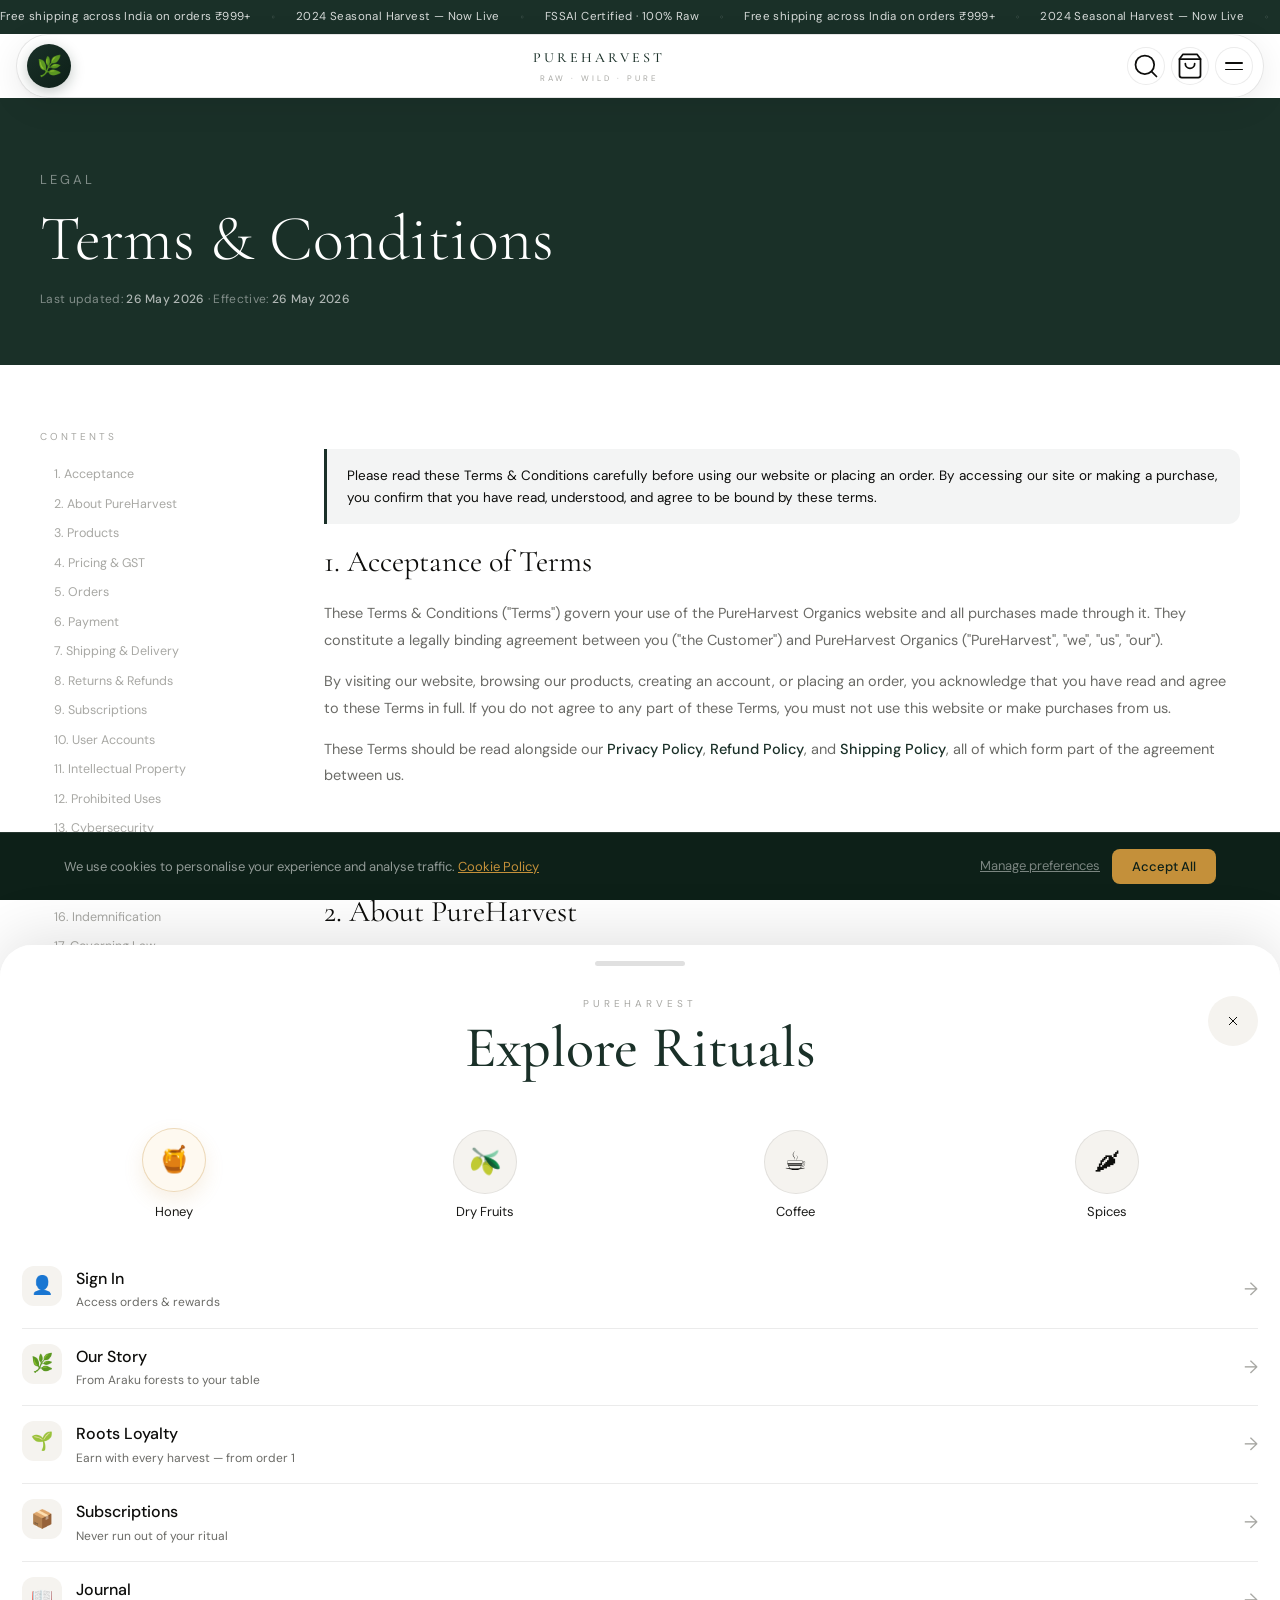
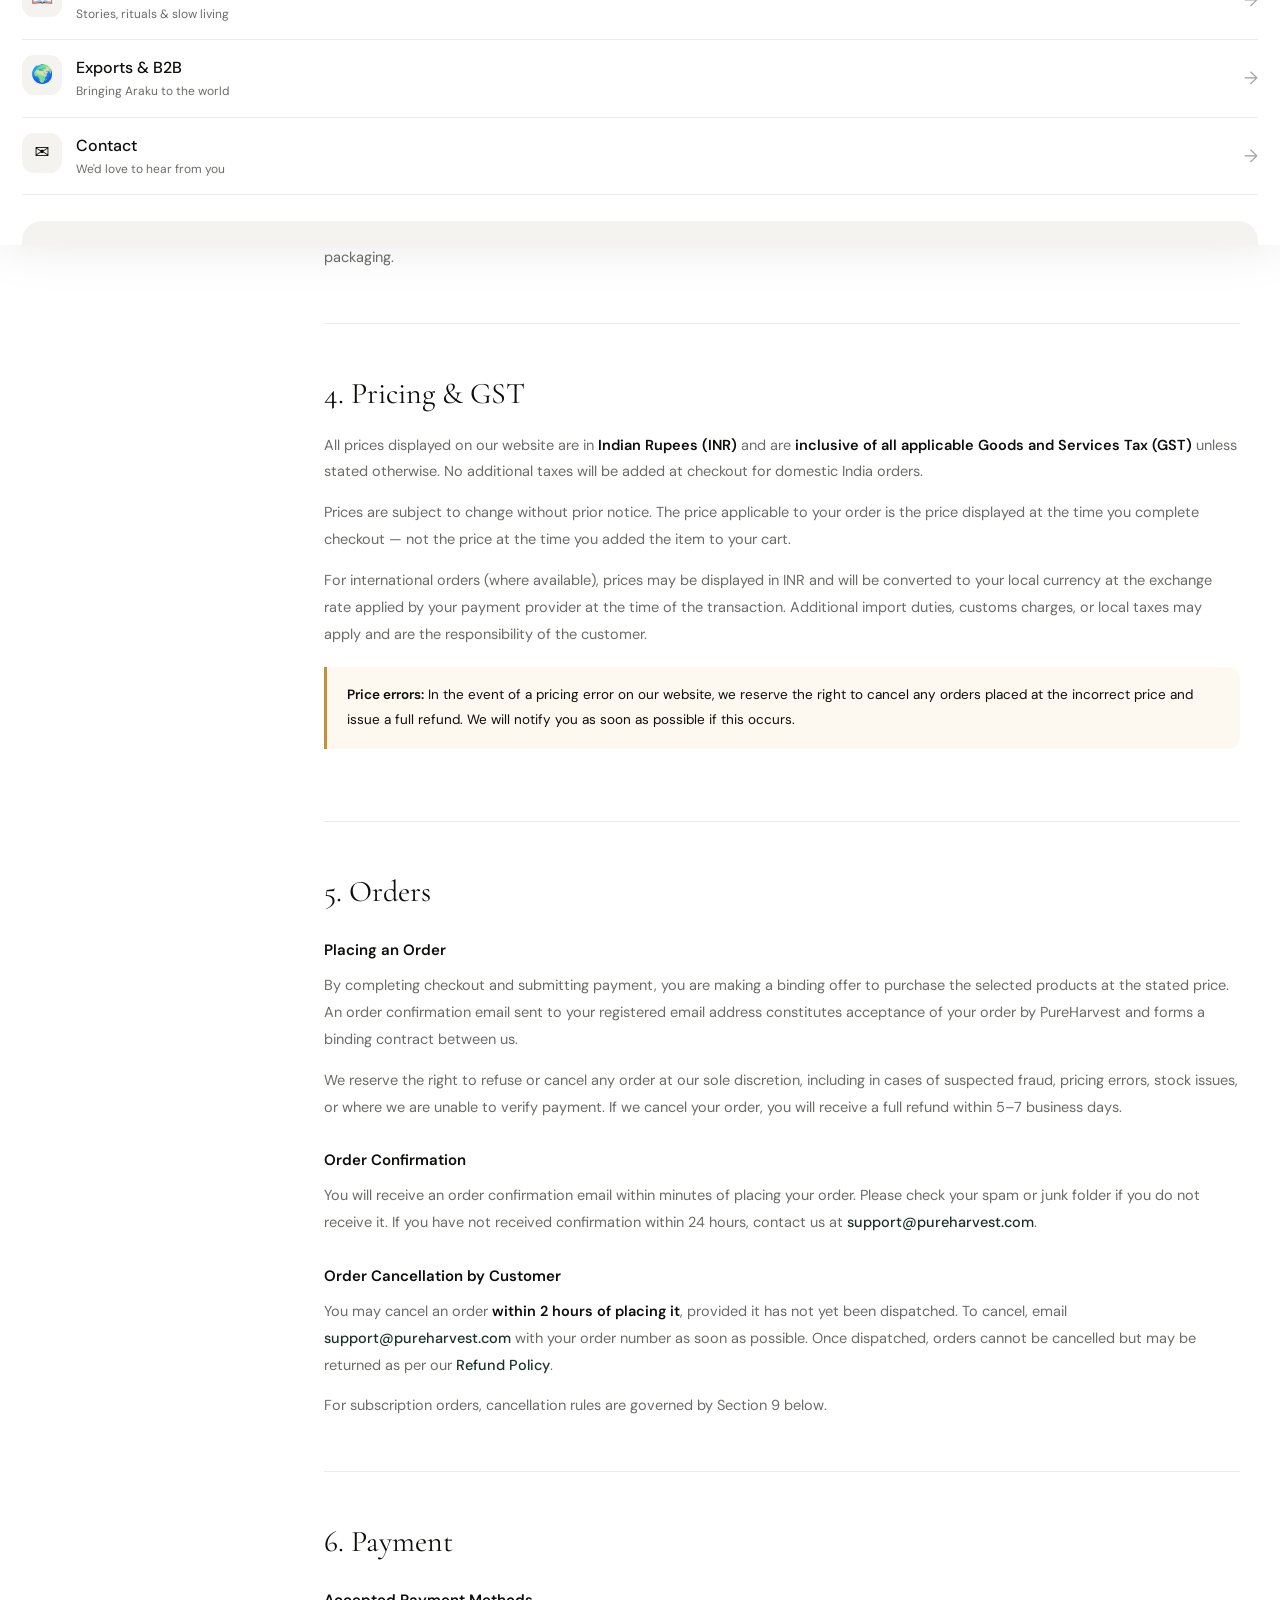
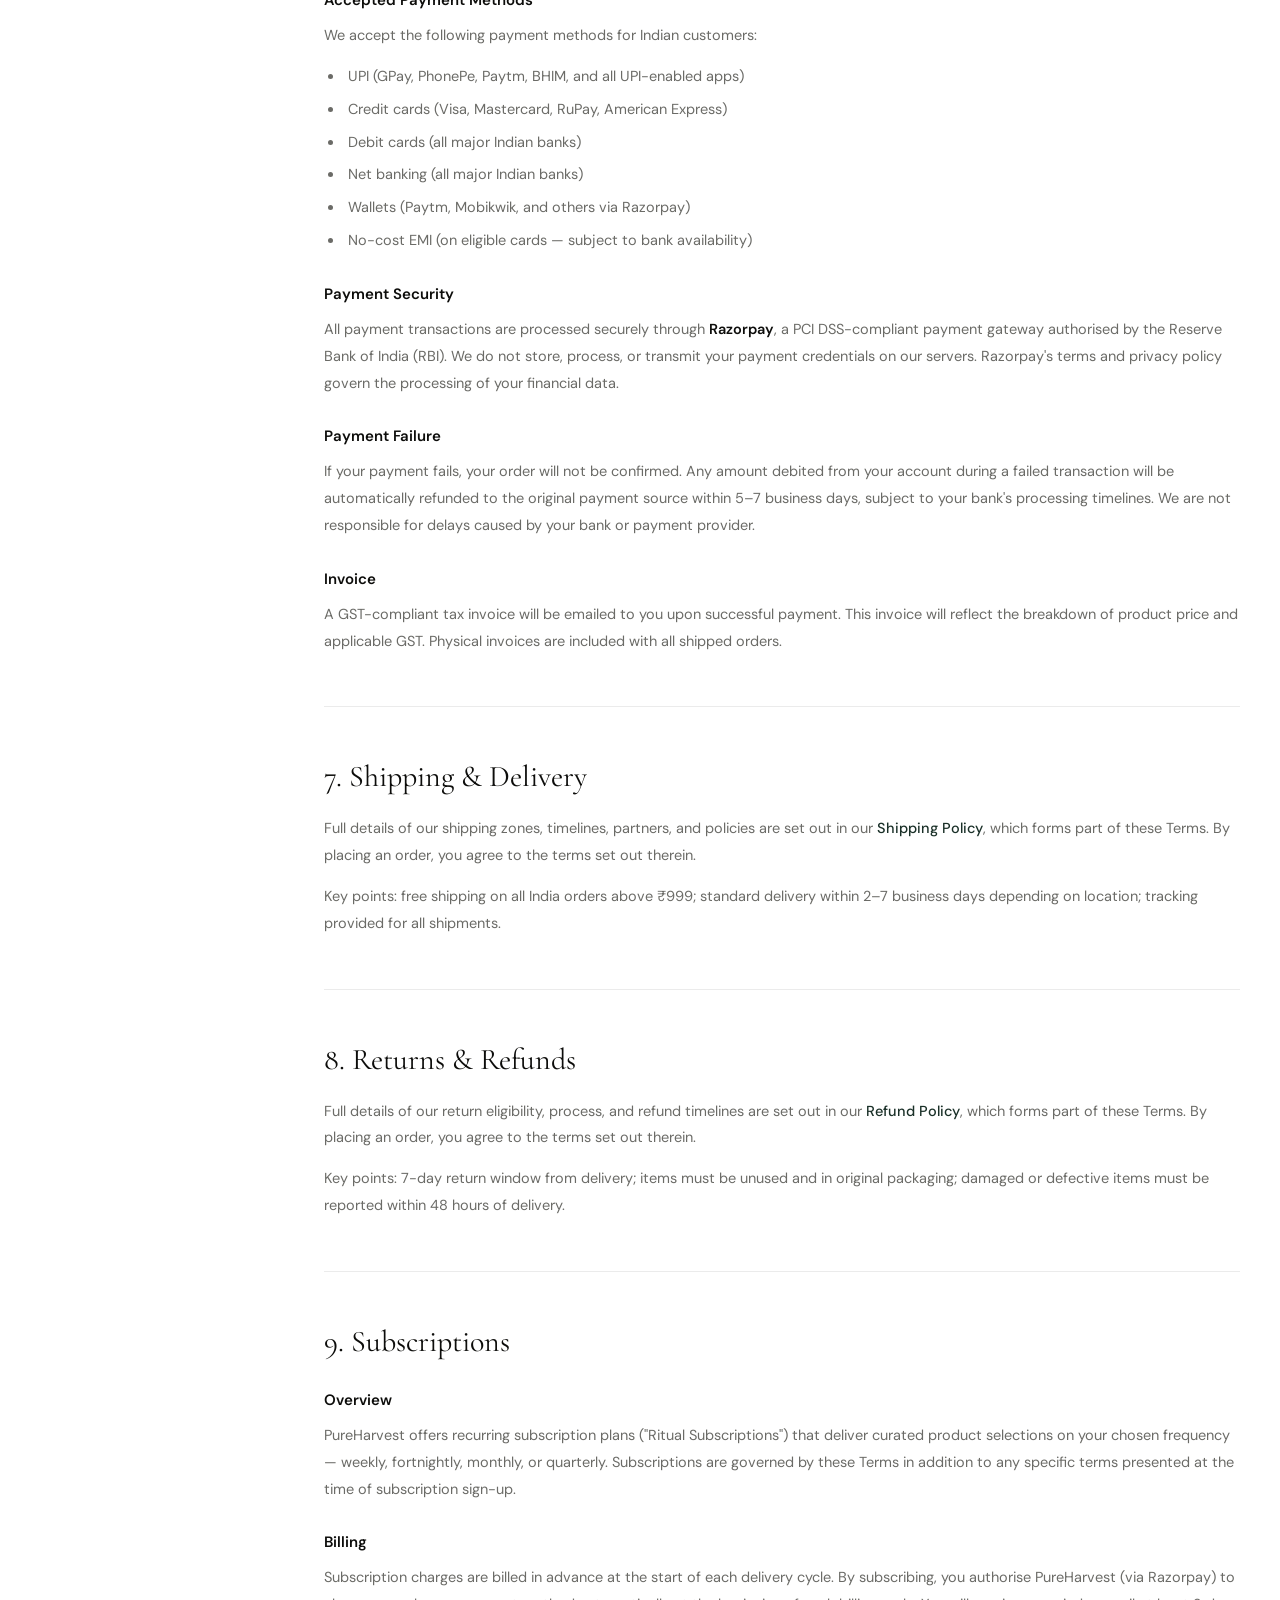
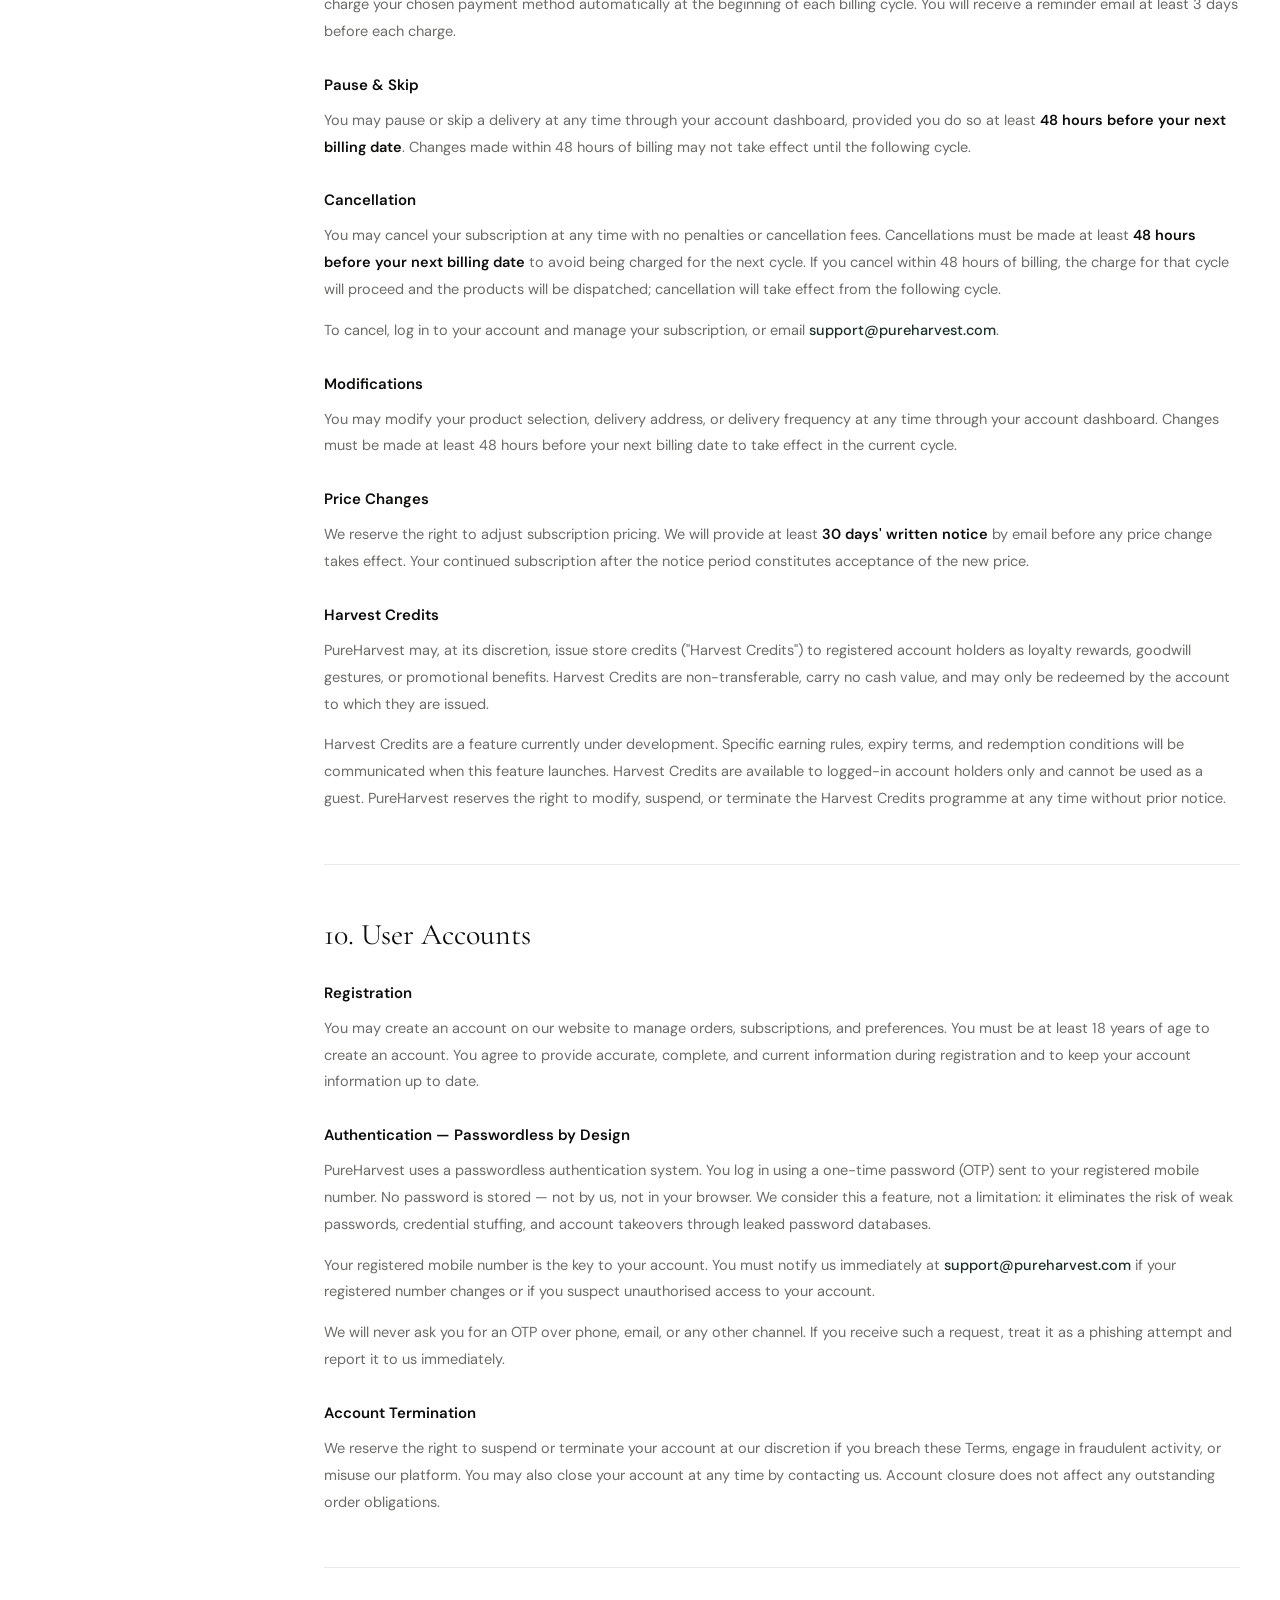
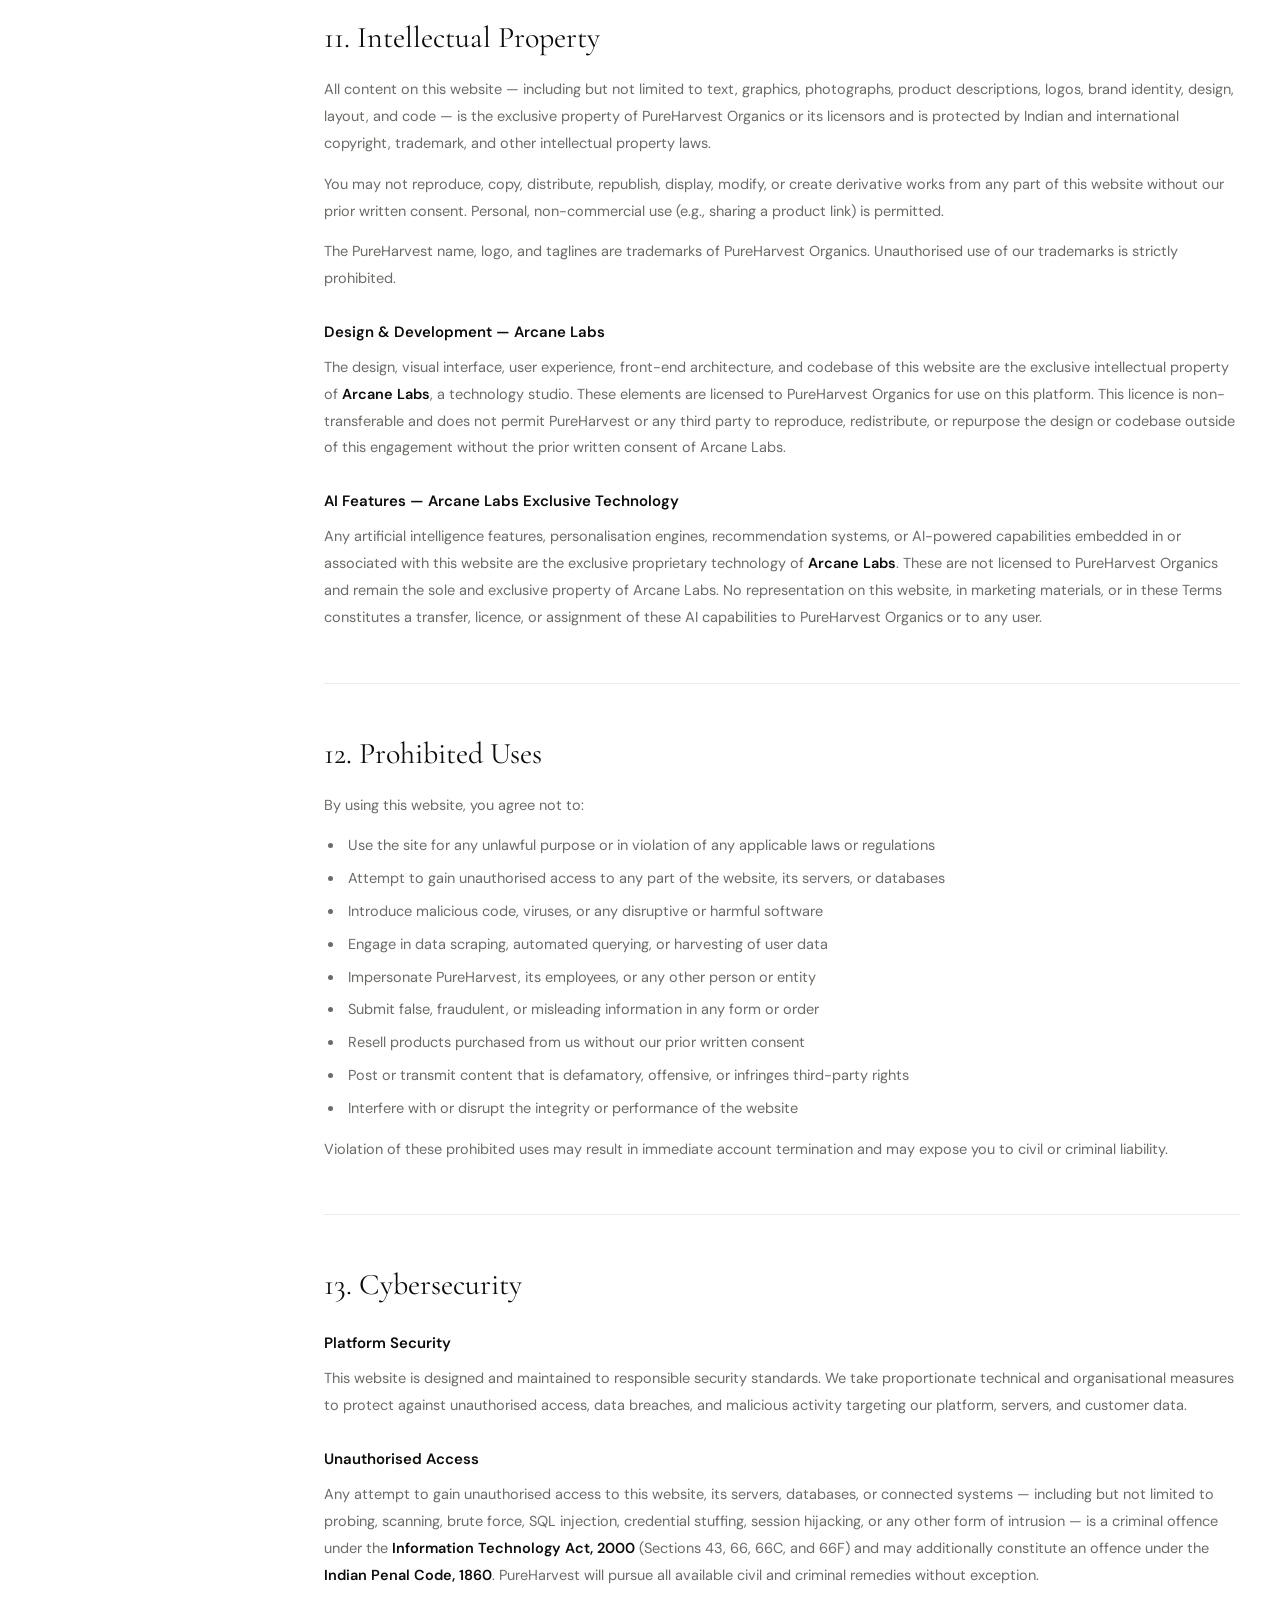
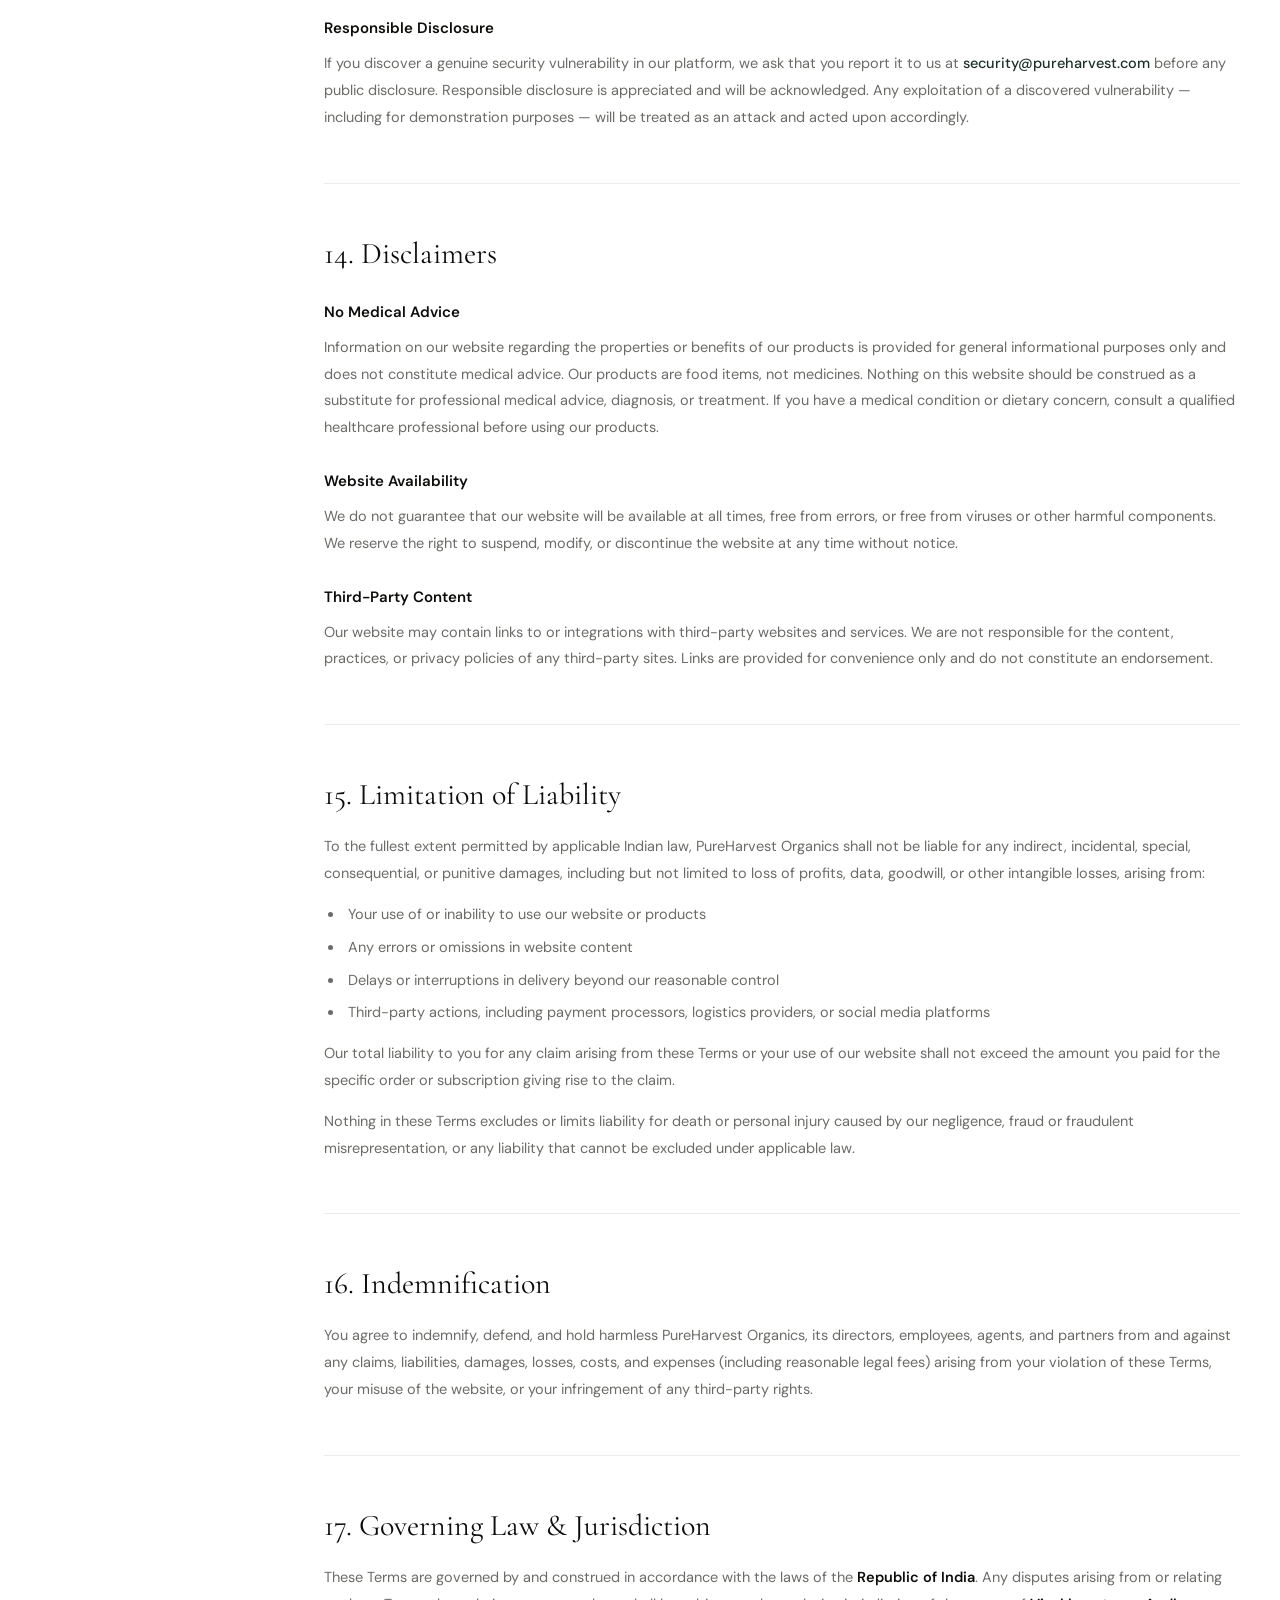
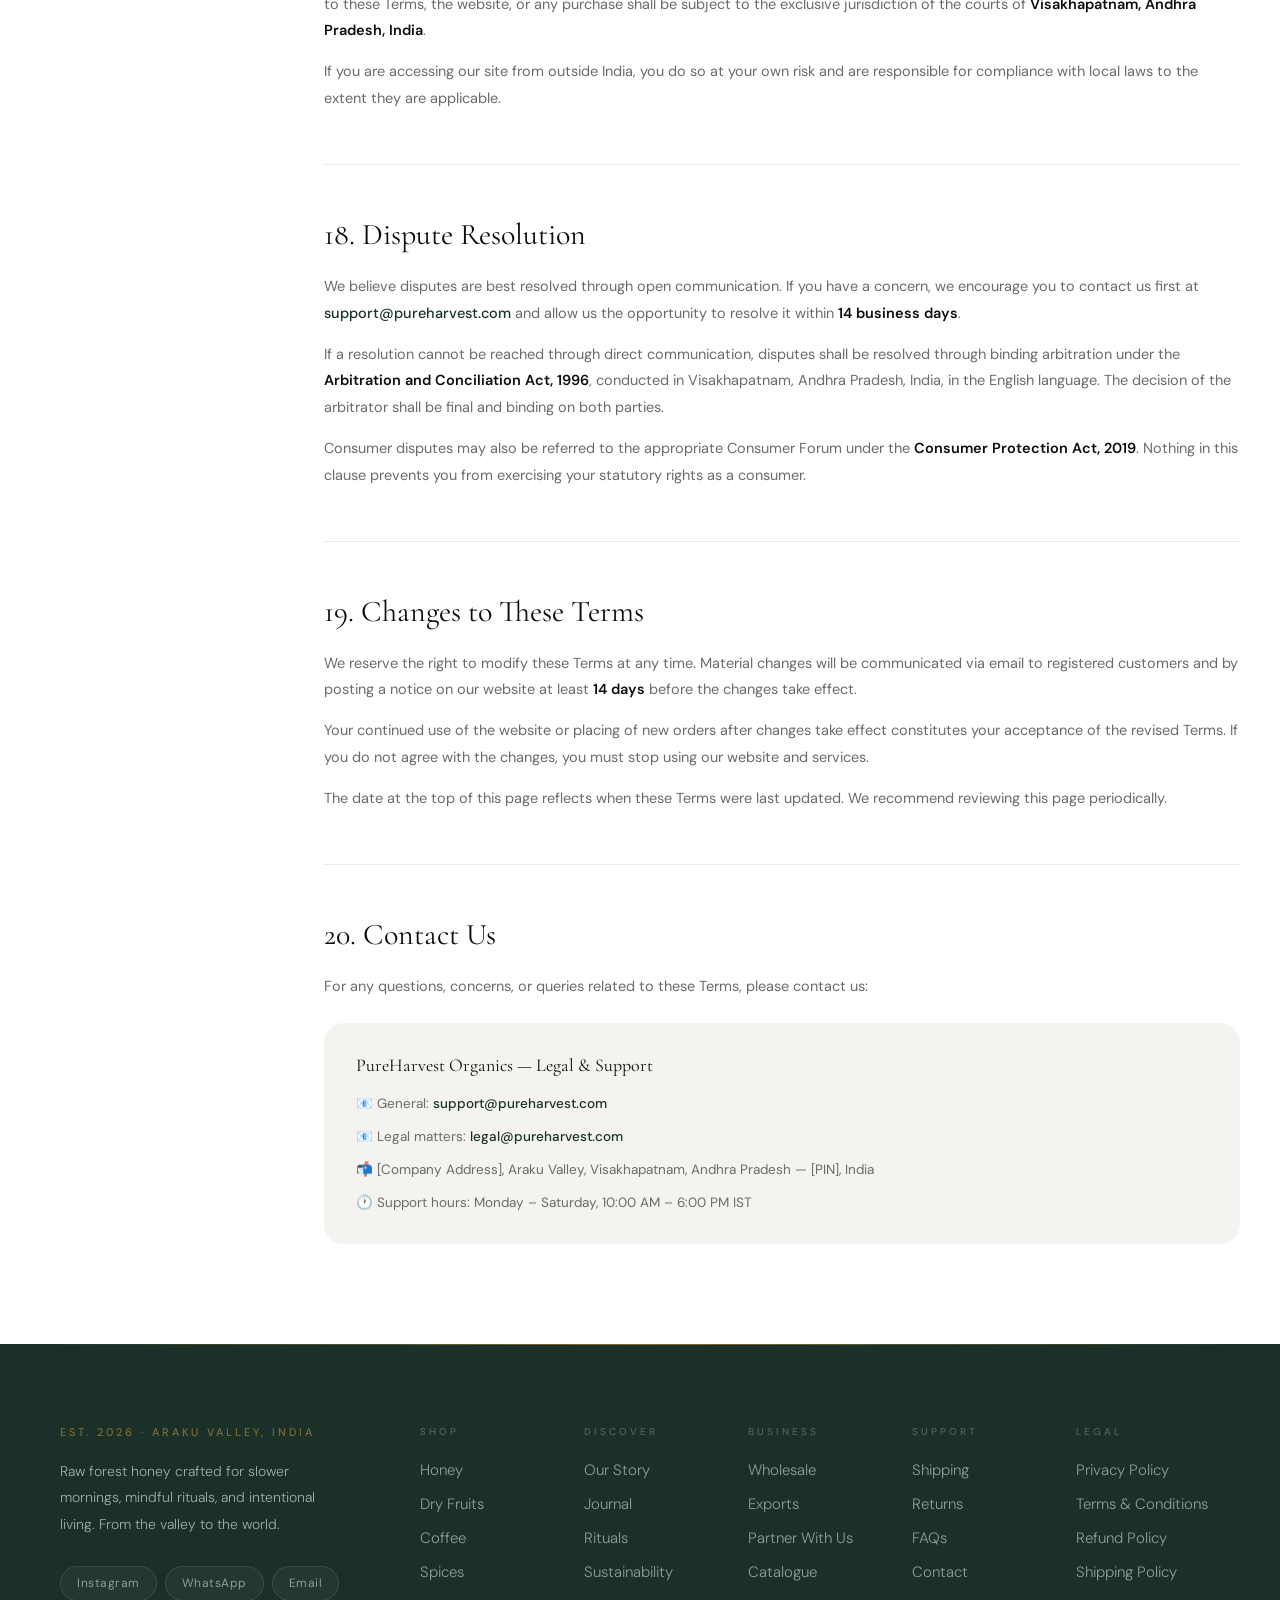
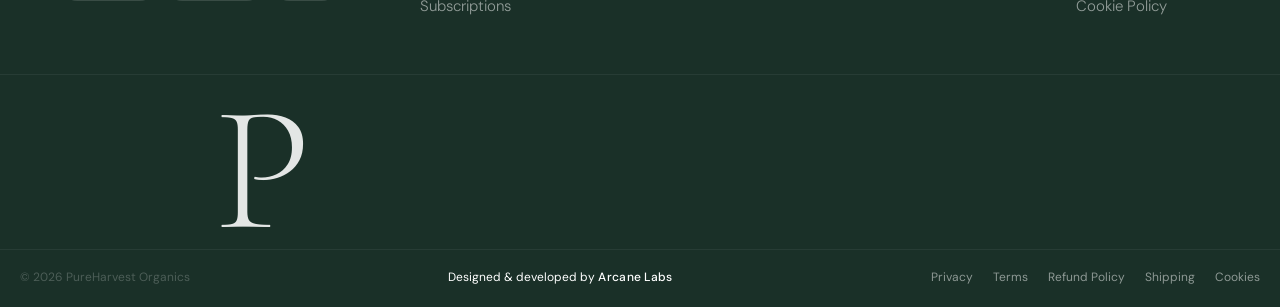
<file: terms.html>
<!DOCTYPE html>
<html lang="en">
<head>
  <meta charset="UTF-8" />
  <meta name="viewport" content="width=device-width, initial-scale=1.0" />
  <title>Terms &amp; Conditions — PureHarvest Organics</title>
  <link rel="preconnect" href="https://fonts.googleapis.com" />
  <link rel="preconnect" href="https://fonts.gstatic.com" crossorigin />
  <link href="https://fonts.googleapis.com/css2?family=Cormorant+Garamond:ital,wght@0,300;0,400;0,500;0,600;1,300;1,400;1,500&family=DM+Sans:opsz,wght@9..40,300;9..40,400;9..40,500&display=swap" rel="stylesheet" />
  <link rel="stylesheet" href="style.css" />
  <link rel="stylesheet" href="legal.css" />
  
  <!-- Microsoft Clarity — session recordings and heatmaps -->
  <script type="text/javascript">
    (function(c,l,a,r,i,t,y){
        c[a]=c[a]||function(){(c[a].q=c[a].q||[]).push(arguments)};
        t=l.createElement(r);t.async=1;t.src="https://www.clarity.ms/tag/"+i;
        y=l.getElementsByTagName(r)[0];y.parentNode.insertBefore(t,y);
    })(window, document, "clarity", "script", "x6j5tml7vd");
  </script>
  
  <!-- Google Analytics (GA4) — traffic, conversions and events -->
  <script async src="https://www.googletagmanager.com/gtag/js?id=G-11TJLZM6SY"></script>
  <script>
    window.dataLayer = window.dataLayer || [];
    function gtag(){dataLayer.push(arguments);}
    gtag('js', new Date());
    gtag('config', 'G-11TJLZM6SY');
  </script>
</head>
<body>

<!-- ANNOUNCEMENT BAR -->
<div class="ann-bar">
  <div class="ann-track">
    <span>Free shipping across India on orders ₹999+</span>
    <span class="ann-sep">◦</span>
    <span>2024 Seasonal Harvest — Now Live</span>
    <span class="ann-sep">◦</span>
    <span>FSSAI Certified · 100% Raw</span>
    <span class="ann-sep">◦</span>
    <span>Free shipping across India on orders ₹999+</span>
    <span class="ann-sep">◦</span>
    <span>2024 Seasonal Harvest — Now Live</span>
    <span class="ann-sep">◦</span>
    <span>FSSAI Certified · 100% Raw</span>
    <span class="ann-sep">◦</span>
  </div>
</div>

<!-- HEADER -->
<header class="site-header" id="siteHeader">
  <div class="header-shell">
    <div class="header-logo"><div class="logo-mark">🌿</div></div>
    <div class="header-brand">
      <a href="index.html"><p class="brand-name">PUREHARVEST</p></a>
      <span class="brand-tagline">RAW · WILD · PURE</span>
    </div>
    <div class="header-actions">
      <button class="hdr-btn" aria-label="Search">
        <svg width="28" height="28" viewBox="0 0 24 24" fill="none" stroke="currentColor" stroke-width="1.5" stroke-linecap="round" stroke-linejoin="round"><circle cx="11" cy="11" r="8"/><path d="M21 21l-4.35-4.35"/></svg>
      </button>
      <button class="hdr-btn cart-hdr-btn" aria-label="Cart">
        <svg width="28" height="28" viewBox="0 0 24 24" fill="none" stroke="currentColor" stroke-width="1.5" stroke-linecap="round" stroke-linejoin="round"><path d="M6 2L3 6v14a2 2 0 002 2h14a2 2 0 002-2V6l-3-4z"/><line x1="3" y1="6" x2="21" y2="6"/><path d="M16 10a4 4 0 01-8 0"/></svg>
        <span class="cart-dot"></span>
      </button>
      <button class="hdr-btn menu-hdr-btn" id="menuToggle" aria-label="Open menu">
        <div class="hlines"><span></span><span></span></div>
      </button>
    </div>
  </div>
</header>

<div class="menu-overlay" id="menuOverlay"></div>

<!-- SEARCH OVERLAY -->
<div class="search-overlay" id="searchOverlay">
  <div class="search-backdrop" id="searchBackdrop"></div>
  <div class="search-panel">
    <div class="search-inner">
      <input type="text" class="search-input" id="searchInput" placeholder="Search honey, coffee, spices..." autocomplete="off" />
      <button class="search-close" id="searchClose">✕</button>
    </div>
    <div class="search-results" id="searchResults"></div>
  </div>
</div>

<!-- CART SIDEBAR -->
<div class="cart-sidebar" id="cartSidebar">
  <div class="cart-backdrop" id="cartBackdrop"></div>
  <div class="cart-panel">
    <div class="cart-head">
      <h3 class="cart-title">Your Ritual</h3>
      <button class="cart-close" id="cartClose">✕</button>
    </div>
    <div class="cart-items" id="cartItems">
      <div class="cart-empty">
        <div class="cart-empty-icon">🌿</div>
        <p>Your basket is empty.</p>
        <p style="font-size:13px;color:var(--muted)">Add something from the harvest.</p>
      </div>
    </div>
    <div class="cart-foot">
      <div class="cart-total"><span>Total</span><span id="cartTotal">₹0</span></div>
      <button class="btn-primary btn-block" id="checkoutBtn">Proceed to Checkout →</button>
    </div>
  </div>
</div>

<!-- RITUAL DRAWER -->
<div id="ritualDrawer" class="ritual-drawer">
  <div class="drawer-grip"></div>
  <div class="drawer-head">
    <div><p class="drawer-eyebrow">PUREHARVEST</p><h2 class="drawer-title">Explore Rituals</h2></div>
    <button class="drawer-close" id="closeDrawer" aria-label="Close menu">
      <svg width="16" height="16" viewBox="0 0 24 24" fill="none" stroke="currentColor" stroke-width="1.5"><path d="M18 6L6 18M6 6l12 12"/></svg>
    </button>
  </div>
  <div class="drawer-orbs">
    <a href="product-honey.html" class="orb orb-active"><div class="orb-ring">🍯</div><span>Honey</span></a>
    <a href="product-honey.html" class="orb"><div class="orb-ring">🫒</div><span>Dry Fruits</span></a>
    <a href="product-honey.html" class="orb"><div class="orb-ring">☕</div><span>Coffee</span></a>
    <a href="product-honey.html" class="orb"><div class="orb-ring">🌶</div><span>Spices</span></a>
  </div>
  <nav class="drawer-nav">
    <!-- My Account first — returning customers; Contact last — utility -->
    <a href="account.html" class="d-link"><div class="d-link-l"><div class="d-icon">👤</div><div><p class="d-link-name">My Account</p><p class="d-link-sub">Orders, rewards &amp; profile</p></div></div><span class="d-arrow">→</span></a>
    <a href="index.html#story" class="d-link"><div class="d-link-l"><div class="d-icon">🌿</div><div><p class="d-link-name">Our Story</p><p class="d-link-sub">From Araku forests to your table</p></div></div><span class="d-arrow">→</span></a>
    <a href="roots.html" class="d-link"><div class="d-link-l"><div class="d-icon">🌱</div><div><p class="d-link-name">Roots Loyalty</p><p class="d-link-sub">Earn with every harvest — from order 1</p></div></div><span class="d-arrow">→</span></a>
    <a href="index.html#subscriptions" class="d-link"><div class="d-link-l"><div class="d-icon">📦</div><div><p class="d-link-name">Subscriptions</p><p class="d-link-sub">Never run out of your ritual</p></div></div><span class="d-arrow">→</span></a>
    <a href="#" class="d-link"><div class="d-link-l"><div class="d-icon">📖</div><div><p class="d-link-name">Journal</p><p class="d-link-sub">Stories, rituals &amp; slow living</p></div></div><span class="d-arrow">→</span></a>
    <a href="index.html#b2b" class="d-link"><div class="d-link-l"><div class="d-icon">🌍</div><div><p class="d-link-name">Exports &amp; B2B</p><p class="d-link-sub">Bringing Araku to the world</p></div></div><span class="d-arrow">→</span></a>
    <a href="contact.html" class="d-link"><div class="d-link-l"><div class="d-icon">✉️</div><div><p class="d-link-name">Contact</p><p class="d-link-sub">We'd love to hear from you</p></div></div><span class="d-arrow">→</span></a>
  </nav>
  <div class="drawer-foot-card">
    <span class="dfc-icon">🌱</span>
    <div><p class="dfc-title">Rooted in nature.</p><p class="dfc-sub">Crafted with intention.</p></div>
  </div>
</div>


<!-- ── LEGAL HERO ─────────────────── -->
<section class="legal-hero">
  <div class="section-wrap">
    <p class="eyebrow">Legal</p>
    <h1 class="legal-title">Terms &amp; Conditions</h1>
    <p class="legal-meta">Last updated: <span>26 May 2026</span> · Effective: <span>26 May 2026</span></p>
  </div>
</section>


<!-- ── LEGAL BODY ─────────────────── -->
<div class="legal-body">
  <div class="section-wrap legal-layout">

    <aside class="legal-toc">
      <p class="toc-label">Contents</p>
      <nav class="toc-nav">
        <a href="#s1">1. Acceptance</a>
        <a href="#s2">2. About PureHarvest</a>
        <a href="#s3">3. Products</a>
        <a href="#s4">4. Pricing & GST</a>
        <a href="#s5">5. Orders</a>
        <a href="#s6">6. Payment</a>
        <a href="#s7">7. Shipping & Delivery</a>
        <a href="#s8">8. Returns & Refunds</a>
        <a href="#s9">9. Subscriptions</a>
        <a href="#s10">10. User Accounts</a>
        <a href="#s11">11. Intellectual Property</a>
        <a href="#s12">12. Prohibited Uses</a>
        <a href="#s13">13. Cybersecurity</a>
        <a href="#s14">14. Disclaimers</a>
        <a href="#s15">15. Limitation of Liability</a>
        <a href="#s16">16. Indemnification</a>
        <a href="#s17">17. Governing Law</a>
        <a href="#s18">18. Dispute Resolution</a>
        <a href="#s19">19. Changes</a>
        <a href="#s20">20. Contact Us</a>
      </nav>
    </aside>

    <main class="legal-content">

      <div class="legal-box-forest">
        <p>Please read these Terms &amp; Conditions carefully before using our website or placing an order. By accessing our site or making a purchase, you confirm that you have read, understood, and agree to be bound by these terms.</p>
      </div>

      <div class="legal-section" id="s1">
        <h2>1. Acceptance of Terms</h2>
        <p>These Terms &amp; Conditions ("Terms") govern your use of the PureHarvest Organics website and all purchases made through it. They constitute a legally binding agreement between you ("the Customer") and PureHarvest Organics ("PureHarvest", "we", "us", "our").</p>
        <p>By visiting our website, browsing our products, creating an account, or placing an order, you acknowledge that you have read and agree to these Terms in full. If you do not agree to any part of these Terms, you must not use this website or make purchases from us.</p>
        <p>These Terms should be read alongside our <a href="privacy.html" style="color:var(--forest);font-weight:500">Privacy Policy</a>, <a href="refund.html" style="color:var(--forest);font-weight:500">Refund Policy</a>, and <a href="shipping.html" style="color:var(--forest);font-weight:500">Shipping Policy</a>, all of which form part of the agreement between us.</p>
      </div>

      <div class="legal-section" id="s2">
        <h2>2. About PureHarvest</h2>
        <p><strong>PureHarvest Organics</strong> is an Indian food and wellness brand established in 2018, sourcing raw forest honey, single-origin coffee, wild dry fruits, and forest spices from indigenous tribal communities of Araku Valley, Eastern Ghats, Andhra Pradesh, India.</p>
        <p>Registered address: <strong>[Company Address], Araku Valley, Visakhapatnam, Andhra Pradesh — [PIN Code], India.</strong></p>
        <p>FSSAI License No: <strong>[FSSAI LICENSE NUMBER]</strong></p>
        <p>GST Registration No: <strong>[GST NUMBER]</strong></p>
        <p>For all customer support matters: <a href="mailto:support@pureharvest.com" style="color:var(--forest);font-weight:500">support@pureharvest.com</a></p>
      </div>

      <div class="legal-section" id="s3">
        <h2>3. Products</h2>

        <h3>Product Descriptions</h3>
        <p>We make every effort to ensure that product descriptions, ingredients, weights, and images on our website are accurate and up to date. However, natural food products may vary slightly in colour, texture, crystallisation, and flavour between batches due to seasonal and geographic variation — this is a hallmark of authentic, unprocessed products and not a defect.</p>
        <p>Product images are for illustrative purposes. Actual product appearance, including packaging, may differ slightly from images shown on the website. We reserve the right to update or modify product descriptions and images without prior notice.</p>

        <h3>Product Availability</h3>
        <p>All products are subject to availability. Because we source single-origin, seasonally harvested products, certain varieties may be limited in stock or temporarily unavailable between harvest seasons. We will endeavour to display accurate stock availability on the product listings.</p>
        <p>If a product you have ordered is out of stock after your order is placed, we will notify you by email and offer either a full refund or the option to wait for the next available stock. We will not substitute products without your explicit consent.</p>

        <h3>FSSAI Compliance</h3>
        <p>All PureHarvest products are manufactured, stored, and distributed in compliance with the <strong>Food Safety and Standards Act, 2006</strong> and regulations issued by the Food Safety and Standards Authority of India (FSSAI). Our FSSAI license number is displayed on all product packaging.</p>
      </div>

      <div class="legal-section" id="s4">
        <h2>4. Pricing &amp; GST</h2>
        <p>All prices displayed on our website are in <strong>Indian Rupees (INR)</strong> and are <strong>inclusive of all applicable Goods and Services Tax (GST)</strong> unless stated otherwise. No additional taxes will be added at checkout for domestic India orders.</p>
        <p>Prices are subject to change without prior notice. The price applicable to your order is the price displayed at the time you complete checkout — not the price at the time you added the item to your cart.</p>
        <p>For international orders (where available), prices may be displayed in INR and will be converted to your local currency at the exchange rate applied by your payment provider at the time of the transaction. Additional import duties, customs charges, or local taxes may apply and are the responsibility of the customer.</p>

        <div class="legal-box">
          <p><strong>Price errors:</strong> In the event of a pricing error on our website, we reserve the right to cancel any orders placed at the incorrect price and issue a full refund. We will notify you as soon as possible if this occurs.</p>
        </div>
      </div>

      <div class="legal-section" id="s5">
        <h2>5. Orders</h2>

        <h3>Placing an Order</h3>
        <p>By completing checkout and submitting payment, you are making a binding offer to purchase the selected products at the stated price. An order confirmation email sent to your registered email address constitutes acceptance of your order by PureHarvest and forms a binding contract between us.</p>
        <p>We reserve the right to refuse or cancel any order at our sole discretion, including in cases of suspected fraud, pricing errors, stock issues, or where we are unable to verify payment. If we cancel your order, you will receive a full refund within 5–7 business days.</p>

        <h3>Order Confirmation</h3>
        <p>You will receive an order confirmation email within minutes of placing your order. Please check your spam or junk folder if you do not receive it. If you have not received confirmation within 24 hours, contact us at <a href="mailto:support@pureharvest.com" style="color:var(--forest);font-weight:500">support@pureharvest.com</a>.</p>

        <h3>Order Cancellation by Customer</h3>
        <p>You may cancel an order <strong>within 2 hours of placing it</strong>, provided it has not yet been dispatched. To cancel, email <a href="mailto:support@pureharvest.com" style="color:var(--forest);font-weight:500">support@pureharvest.com</a> with your order number as soon as possible. Once dispatched, orders cannot be cancelled but may be returned as per our <a href="refund.html" style="color:var(--forest);font-weight:500">Refund Policy</a>.</p>
        <p>For subscription orders, cancellation rules are governed by Section 9 below.</p>
      </div>

      <div class="legal-section" id="s6">
        <h2>6. Payment</h2>

        <h3>Accepted Payment Methods</h3>
        <p>We accept the following payment methods for Indian customers:</p>
        <ul>
          <li>UPI (GPay, PhonePe, Paytm, BHIM, and all UPI-enabled apps)</li>
          <li>Credit cards (Visa, Mastercard, RuPay, American Express)</li>
          <li>Debit cards (all major Indian banks)</li>
          <li>Net banking (all major Indian banks)</li>
          <li>Wallets (Paytm, Mobikwik, and others via Razorpay)</li>
          <li>No-cost EMI (on eligible cards — subject to bank availability)</li>
        </ul>

        <h3>Payment Security</h3>
        <p>All payment transactions are processed securely through <strong>Razorpay</strong>, a PCI DSS-compliant payment gateway authorised by the Reserve Bank of India (RBI). We do not store, process, or transmit your payment credentials on our servers. Razorpay's terms and privacy policy govern the processing of your financial data.</p>

        <h3>Payment Failure</h3>
        <p>If your payment fails, your order will not be confirmed. Any amount debited from your account during a failed transaction will be automatically refunded to the original payment source within 5–7 business days, subject to your bank's processing timelines. We are not responsible for delays caused by your bank or payment provider.</p>

        <h3>Invoice</h3>
        <p>A GST-compliant tax invoice will be emailed to you upon successful payment. This invoice will reflect the breakdown of product price and applicable GST. Physical invoices are included with all shipped orders.</p>
      </div>

      <div class="legal-section" id="s7">
        <h2>7. Shipping &amp; Delivery</h2>
        <p>Full details of our shipping zones, timelines, partners, and policies are set out in our <a href="shipping.html" style="color:var(--forest);font-weight:500">Shipping Policy</a>, which forms part of these Terms. By placing an order, you agree to the terms set out therein.</p>
        <p>Key points: free shipping on all India orders above ₹999; standard delivery within 2–7 business days depending on location; tracking provided for all shipments.</p>
      </div>

      <div class="legal-section" id="s8">
        <h2>8. Returns &amp; Refunds</h2>
        <p>Full details of our return eligibility, process, and refund timelines are set out in our <a href="refund.html" style="color:var(--forest);font-weight:500">Refund Policy</a>, which forms part of these Terms. By placing an order, you agree to the terms set out therein.</p>
        <p>Key points: 7-day return window from delivery; items must be unused and in original packaging; damaged or defective items must be reported within 48 hours of delivery.</p>
      </div>

      <div class="legal-section" id="s9">
        <h2>9. Subscriptions</h2>

        <h3>Overview</h3>
        <p>PureHarvest offers recurring subscription plans ("Ritual Subscriptions") that deliver curated product selections on your chosen frequency — weekly, fortnightly, monthly, or quarterly. Subscriptions are governed by these Terms in addition to any specific terms presented at the time of subscription sign-up.</p>

        <h3>Billing</h3>
        <p>Subscription charges are billed in advance at the start of each delivery cycle. By subscribing, you authorise PureHarvest (via Razorpay) to charge your chosen payment method automatically at the beginning of each billing cycle. You will receive a reminder email at least 3 days before each charge.</p>

        <h3>Pause &amp; Skip</h3>
        <p>You may pause or skip a delivery at any time through your account dashboard, provided you do so at least <strong>48 hours before your next billing date</strong>. Changes made within 48 hours of billing may not take effect until the following cycle.</p>

        <h3>Cancellation</h3>
        <p>You may cancel your subscription at any time with no penalties or cancellation fees. Cancellations must be made at least <strong>48 hours before your next billing date</strong> to avoid being charged for the next cycle. If you cancel within 48 hours of billing, the charge for that cycle will proceed and the products will be dispatched; cancellation will take effect from the following cycle.</p>
        <p>To cancel, log in to your account and manage your subscription, or email <a href="mailto:support@pureharvest.com" style="color:var(--forest);font-weight:500">support@pureharvest.com</a>.</p>

        <h3>Modifications</h3>
        <p>You may modify your product selection, delivery address, or delivery frequency at any time through your account dashboard. Changes must be made at least 48 hours before your next billing date to take effect in the current cycle.</p>

        <h3>Price Changes</h3>
        <p>We reserve the right to adjust subscription pricing. We will provide at least <strong>30 days' written notice</strong> by email before any price change takes effect. Your continued subscription after the notice period constitutes acceptance of the new price.</p>

        <h3>Harvest Credits</h3>
        <p>PureHarvest may, at its discretion, issue store credits ("Harvest Credits") to registered account holders as loyalty rewards, goodwill gestures, or promotional benefits. Harvest Credits are non-transferable, carry no cash value, and may only be redeemed by the account to which they are issued.</p>
        <p>Harvest Credits are a feature currently under development. Specific earning rules, expiry terms, and redemption conditions will be communicated when this feature launches. Harvest Credits are available to logged-in account holders only and cannot be used as a guest. PureHarvest reserves the right to modify, suspend, or terminate the Harvest Credits programme at any time without prior notice.</p>
      </div>

      <div class="legal-section" id="s10">
        <h2>10. User Accounts</h2>

        <h3>Registration</h3>
        <p>You may create an account on our website to manage orders, subscriptions, and preferences. You must be at least 18 years of age to create an account. You agree to provide accurate, complete, and current information during registration and to keep your account information up to date.</p>

        <h3>Authentication — Passwordless by Design</h3>
        <p>PureHarvest uses a passwordless authentication system. You log in using a one-time password (OTP) sent to your registered mobile number. No password is stored — not by us, not in your browser. We consider this a feature, not a limitation: it eliminates the risk of weak passwords, credential stuffing, and account takeovers through leaked password databases.</p>
        <p>Your registered mobile number is the key to your account. You must notify us immediately at <a href="mailto:support@pureharvest.com" style="color:var(--forest);font-weight:500">support@pureharvest.com</a> if your registered number changes or if you suspect unauthorised access to your account.</p>
        <p>We will never ask you for an OTP over phone, email, or any other channel. If you receive such a request, treat it as a phishing attempt and report it to us immediately.</p>

        <h3>Account Termination</h3>
        <p>We reserve the right to suspend or terminate your account at our discretion if you breach these Terms, engage in fraudulent activity, or misuse our platform. You may also close your account at any time by contacting us. Account closure does not affect any outstanding order obligations.</p>
      </div>

      <div class="legal-section" id="s11">
        <h2>11. Intellectual Property</h2>
        <p>All content on this website — including but not limited to text, graphics, photographs, product descriptions, logos, brand identity, design, layout, and code — is the exclusive property of PureHarvest Organics or its licensors and is protected by Indian and international copyright, trademark, and other intellectual property laws.</p>
        <p>You may not reproduce, copy, distribute, republish, display, modify, or create derivative works from any part of this website without our prior written consent. Personal, non-commercial use (e.g., sharing a product link) is permitted.</p>
        <p>The PureHarvest name, logo, and taglines are trademarks of PureHarvest Organics. Unauthorised use of our trademarks is strictly prohibited.</p>

        <h3>Design &amp; Development — Arcane Labs</h3>
        <p>The design, visual interface, user experience, front-end architecture, and codebase of this website are the exclusive intellectual property of <strong>Arcane Labs</strong>, a technology studio. These elements are licensed to PureHarvest Organics for use on this platform. This licence is non-transferable and does not permit PureHarvest or any third party to reproduce, redistribute, or repurpose the design or codebase outside of this engagement without the prior written consent of Arcane Labs.</p>

        <h3>AI Features — Arcane Labs Exclusive Technology</h3>
        <p>Any artificial intelligence features, personalisation engines, recommendation systems, or AI-powered capabilities embedded in or associated with this website are the exclusive proprietary technology of <strong>Arcane Labs</strong>. These are not licensed to PureHarvest Organics and remain the sole and exclusive property of Arcane Labs. No representation on this website, in marketing materials, or in these Terms constitutes a transfer, licence, or assignment of these AI capabilities to PureHarvest Organics or to any user.</p>
      </div>

      <div class="legal-section" id="s12">
        <h2>12. Prohibited Uses</h2>
        <p>By using this website, you agree not to:</p>
        <ul>
          <li>Use the site for any unlawful purpose or in violation of any applicable laws or regulations</li>
          <li>Attempt to gain unauthorised access to any part of the website, its servers, or databases</li>
          <li>Introduce malicious code, viruses, or any disruptive or harmful software</li>
          <li>Engage in data scraping, automated querying, or harvesting of user data</li>
          <li>Impersonate PureHarvest, its employees, or any other person or entity</li>
          <li>Submit false, fraudulent, or misleading information in any form or order</li>
          <li>Resell products purchased from us without our prior written consent</li>
          <li>Post or transmit content that is defamatory, offensive, or infringes third-party rights</li>
          <li>Interfere with or disrupt the integrity or performance of the website</li>
        </ul>
        <p>Violation of these prohibited uses may result in immediate account termination and may expose you to civil or criminal liability.</p>
      </div>

      <div class="legal-section" id="s13">
        <h2>13. Cybersecurity</h2>

        <h3>Platform Security</h3>
        <p>This website is designed and maintained to responsible security standards. We take proportionate technical and organisational measures to protect against unauthorised access, data breaches, and malicious activity targeting our platform, servers, and customer data.</p>

        <h3>Unauthorised Access</h3>
        <p>Any attempt to gain unauthorised access to this website, its servers, databases, or connected systems — including but not limited to probing, scanning, brute force, SQL injection, credential stuffing, session hijacking, or any other form of intrusion — is a criminal offence under the <strong>Information Technology Act, 2000</strong> (Sections 43, 66, 66C, and 66F) and may additionally constitute an offence under the <strong>Indian Penal Code, 1860</strong>. PureHarvest will pursue all available civil and criminal remedies without exception.</p>

        <h3>Responsible Disclosure</h3>
        <p>If you discover a genuine security vulnerability in our platform, we ask that you report it to us at <a href="mailto:security@pureharvest.com" style="color:var(--forest);font-weight:500">security@pureharvest.com</a> before any public disclosure. Responsible disclosure is appreciated and will be acknowledged. Any exploitation of a discovered vulnerability — including for demonstration purposes — will be treated as an attack and acted upon accordingly.</p>
      </div>

      <div class="legal-section" id="s14">
        <h2>14. Disclaimers</h2>

        <h3>No Medical Advice</h3>
        <p>Information on our website regarding the properties or benefits of our products is provided for general informational purposes only and does not constitute medical advice. Our products are food items, not medicines. Nothing on this website should be construed as a substitute for professional medical advice, diagnosis, or treatment. If you have a medical condition or dietary concern, consult a qualified healthcare professional before using our products.</p>

        <h3>Website Availability</h3>
        <p>We do not guarantee that our website will be available at all times, free from errors, or free from viruses or other harmful components. We reserve the right to suspend, modify, or discontinue the website at any time without notice.</p>

        <h3>Third-Party Content</h3>
        <p>Our website may contain links to or integrations with third-party websites and services. We are not responsible for the content, practices, or privacy policies of any third-party sites. Links are provided for convenience only and do not constitute an endorsement.</p>
      </div>

      <div class="legal-section" id="s15">
        <h2>15. Limitation of Liability</h2>
        <p>To the fullest extent permitted by applicable Indian law, PureHarvest Organics shall not be liable for any indirect, incidental, special, consequential, or punitive damages, including but not limited to loss of profits, data, goodwill, or other intangible losses, arising from:</p>
        <ul>
          <li>Your use of or inability to use our website or products</li>
          <li>Any errors or omissions in website content</li>
          <li>Delays or interruptions in delivery beyond our reasonable control</li>
          <li>Third-party actions, including payment processors, logistics providers, or social media platforms</li>
        </ul>
        <p>Our total liability to you for any claim arising from these Terms or your use of our website shall not exceed the amount you paid for the specific order or subscription giving rise to the claim.</p>
        <p>Nothing in these Terms excludes or limits liability for death or personal injury caused by our negligence, fraud or fraudulent misrepresentation, or any liability that cannot be excluded under applicable law.</p>
      </div>

      <div class="legal-section" id="s16">
        <h2>16. Indemnification</h2>
        <p>You agree to indemnify, defend, and hold harmless PureHarvest Organics, its directors, employees, agents, and partners from and against any claims, liabilities, damages, losses, costs, and expenses (including reasonable legal fees) arising from your violation of these Terms, your misuse of the website, or your infringement of any third-party rights.</p>
      </div>

      <div class="legal-section" id="s17">
        <h2>17. Governing Law &amp; Jurisdiction</h2>
        <p>These Terms are governed by and construed in accordance with the laws of the <strong>Republic of India</strong>. Any disputes arising from or relating to these Terms, the website, or any purchase shall be subject to the exclusive jurisdiction of the courts of <strong>Visakhapatnam, Andhra Pradesh, India</strong>.</p>
        <p>If you are accessing our site from outside India, you do so at your own risk and are responsible for compliance with local laws to the extent they are applicable.</p>
      </div>

      <div class="legal-section" id="s18">
        <h2>18. Dispute Resolution</h2>
        <p>We believe disputes are best resolved through open communication. If you have a concern, we encourage you to contact us first at <a href="mailto:support@pureharvest.com" style="color:var(--forest);font-weight:500">support@pureharvest.com</a> and allow us the opportunity to resolve it within <strong>14 business days</strong>.</p>
        <p>If a resolution cannot be reached through direct communication, disputes shall be resolved through binding arbitration under the <strong>Arbitration and Conciliation Act, 1996</strong>, conducted in Visakhapatnam, Andhra Pradesh, India, in the English language. The decision of the arbitrator shall be final and binding on both parties.</p>
        <p>Consumer disputes may also be referred to the appropriate Consumer Forum under the <strong>Consumer Protection Act, 2019</strong>. Nothing in this clause prevents you from exercising your statutory rights as a consumer.</p>
      </div>

      <div class="legal-section" id="s19">
        <h2>19. Changes to These Terms</h2>
        <p>We reserve the right to modify these Terms at any time. Material changes will be communicated via email to registered customers and by posting a notice on our website at least <strong>14 days</strong> before the changes take effect.</p>
        <p>Your continued use of the website or placing of new orders after changes take effect constitutes your acceptance of the revised Terms. If you do not agree with the changes, you must stop using our website and services.</p>
        <p>The date at the top of this page reflects when these Terms were last updated. We recommend reviewing this page periodically.</p>
      </div>

      <div class="legal-section" id="s20">
        <h2>20. Contact Us</h2>
        <p>For any questions, concerns, or queries related to these Terms, please contact us:</p>
        <div class="legal-contact-card">
          <h4>PureHarvest Organics — Legal &amp; Support</h4>
          <p>📧 General: <a href="mailto:support@pureharvest.com">support@pureharvest.com</a></p>
          <p>📧 Legal matters: <a href="mailto:legal@pureharvest.com">legal@pureharvest.com</a></p>
          <p>📬 [Company Address], Araku Valley, Visakhapatnam, Andhra Pradesh — [PIN], India</p>
          <p>🕐 Support hours: Monday – Saturday, 10:00 AM – 6:00 PM IST</p>
        </div>
      </div>

    </main>
  </div>
</div>


<!-- FOOTER -->
<footer class="footer">
  <div class="section-wrap footer-inner">
    <div class="footer-top">
      <div class="footer-brand">
        <span class="footer-origin">Est. 2026 · Araku Valley, India</span>
        <p class="footer-desc">Raw forest honey crafted for slower mornings, mindful rituals, and intentional living. From the valley to the world.</p>
        <div class="footer-socials">
          <a href="#">Instagram</a>
          <a href="#">WhatsApp</a>
          <a href="#">Email</a>
        </div>
      </div>
      <div class="footer-cols">
        <div class="footer-col"><h4>Shop</h4><a href="index.html#honey">Honey</a><a href="#">Dry Fruits</a><a href="#">Coffee</a><a href="#">Spices</a><a href="index.html#subscriptions">Subscriptions</a></div>
        <div class="footer-col"><h4>Discover</h4><a href="#">Our Story</a><a href="#">Journal</a><a href="#">Rituals</a><a href="#">Sustainability</a></div>
        <div class="footer-col"><h4>Business</h4><a href="#">Wholesale</a><a href="#">Exports</a><a href="#">Partner With Us</a><a href="#">Catalogue</a></div>
        <div class="footer-col"><h4>Support</h4><a href="shipping.html">Shipping</a><a href="refund.html">Returns</a><a href="#">FAQs</a><a href="contact.html">Contact</a></div>
        <div class="footer-col"><h4>Legal</h4><a href="privacy.html">Privacy Policy</a><a href="terms.html">Terms &amp; Conditions</a><a href="refund.html">Refund Policy</a><a href="shipping.html">Shipping Policy</a><a href="cookie.html">Cookie Policy</a></div>
      </div>
    </div>
  </div>
  <div class="footer-wordmark-wrap">
    <p class="footer-wordmark">PureHarvest</p>
  </div>
  <div class="footer-bottom-bar">
    <p>© 2026 PureHarvest Organics</p>
    <p class="footer-credit">Designed &amp; developed by <span id="arcaneText">Arcane Labs</span></p>
    <div class="footer-legal">
      <a href="privacy.html">Privacy</a>
      <a href="terms.html">Terms</a>
      <a href="refund.html">Refund Policy</a>
      <a href="shipping.html">Shipping</a>
      <a href="cookie.html">Cookies</a>
    </div>
  </div>
</footer>

<script src="script.js"></script>
  <script src="checkout.js"></script>
  <!-- Cloudflare Web Analytics -->
  <script defer src='https://static.cloudflareinsights.com/beacon.min.js' data-cf-beacon='{"token": "bb306b97acc943e2b715a00f781bbe0e"}'></script>
  <!-- End Cloudflare Web Analytics -->
</body>
</html>
</file>
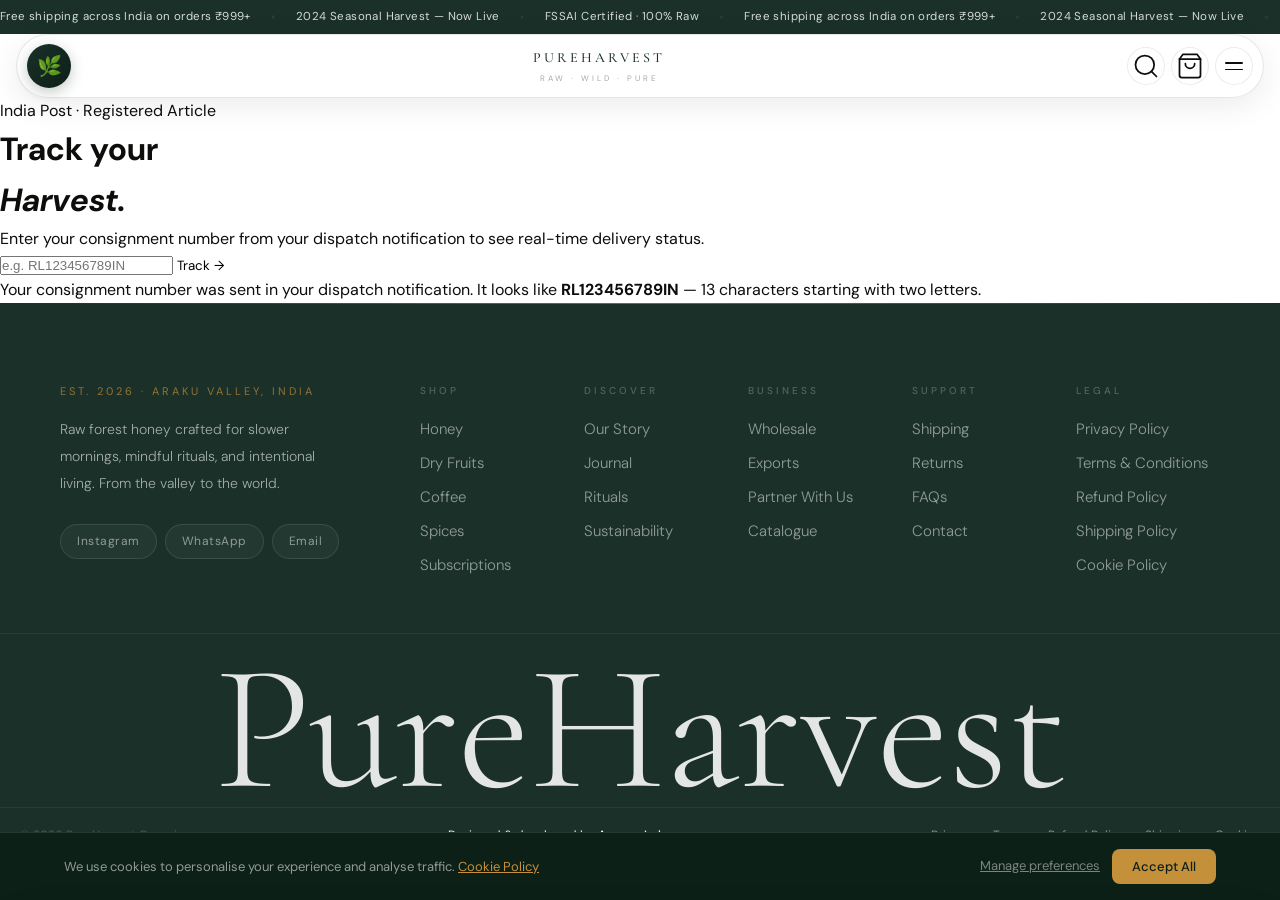
<file: track.html>
<!DOCTYPE html>
<html lang="en">
<head>
  <meta charset="UTF-8" />
  <meta name="viewport" content="width=device-width, initial-scale=1.0" />
  <title>Track Your Order — PureHarvest Organics</title>
  <link rel="preconnect" href="https://fonts.googleapis.com" />
  <link rel="preconnect" href="https://fonts.gstatic.com" crossorigin />
  <link href="https://fonts.googleapis.com/css2?family=Cormorant+Garamond:ital,wght@0,300;0,400;0,500;0,600;1,300;1,400;1,500&family=DM+Sans:opsz,wght@9..40,300;9..40,400;9..40,500&display=swap" rel="stylesheet" />
  <link rel="stylesheet" href="style.css" />

  <!-- Microsoft Clarity — session recordings and heatmaps -->
  <script type="text/javascript">
    (function(c,l,a,r,i,t,y){
        c[a]=c[a]||function(){(c[a].q=c[a].q||[]).push(arguments)};
        t=l.createElement(r);t.async=1;t.src="https://www.clarity.ms/tag/"+i;
        y=l.getElementsByTagName(r)[0];y.parentNode.insertBefore(t,y);
    })(window, document, "clarity", "script", "x6j5tml7vd");
  </script>

  <!-- Google Analytics (GA4) — traffic, conversions and events -->
  <script async src="https://www.googletagmanager.com/gtag/js?id=G-11TJLZM6SY"></script>
  <script>
    window.dataLayer = window.dataLayer || [];
    function gtag(){dataLayer.push(arguments);}
    gtag('js', new Date());
    gtag('config', 'G-11TJLZM6SY');
  </script>
</head>
<body>

<!-- ANNOUNCEMENT BAR -->
<div class="ann-bar">
  <div class="ann-track">
    <span>Free shipping across India on orders ₹999+</span>
    <span class="ann-sep">◦</span>
    <span>2024 Seasonal Harvest — Now Live</span>
    <span class="ann-sep">◦</span>
    <span>FSSAI Certified · 100% Raw</span>
    <span class="ann-sep">◦</span>
    <span>Free shipping across India on orders ₹999+</span>
    <span class="ann-sep">◦</span>
    <span>2024 Seasonal Harvest — Now Live</span>
    <span class="ann-sep">◦</span>
    <span>FSSAI Certified · 100% Raw</span>
    <span class="ann-sep">◦</span>
  </div>
</div>

<!-- HEADER -->
<header class="site-header" id="siteHeader">
  <div class="header-shell">
    <div class="header-logo"><div class="logo-mark">🌿</div></div>
    <div class="header-brand">
      <a href="index.html"><p class="brand-name">PUREHARVEST</p></a>
      <span class="brand-tagline">RAW · WILD · PURE</span>
    </div>
    <div class="header-actions">
      <button class="hdr-btn" aria-label="Search">
        <svg width="28" height="28" viewBox="0 0 24 24" fill="none" stroke="currentColor" stroke-width="1.5" stroke-linecap="round" stroke-linejoin="round"><circle cx="11" cy="11" r="8"/><path d="M21 21l-4.35-4.35"/></svg>
      </button>
      <button class="hdr-btn cart-hdr-btn" aria-label="Cart">
        <svg width="28" height="28" viewBox="0 0 24 24" fill="none" stroke="currentColor" stroke-width="1.5" stroke-linecap="round" stroke-linejoin="round"><path d="M6 2L3 6v14a2 2 0 002 2h14a2 2 0 002-2V6l-3-4z"/><line x1="3" y1="6" x2="21" y2="6"/><path d="M16 10a4 4 0 01-8 0"/></svg>
        <span class="cart-dot"></span>
      </button>
      <button class="hdr-btn menu-hdr-btn" id="menuToggle" aria-label="Open menu">
        <div class="hlines"><span></span><span></span></div>
      </button>
    </div>
  </div>
</header>

<div class="menu-overlay" id="menuOverlay"></div>

<!-- SEARCH OVERLAY -->
<div class="search-overlay" id="searchOverlay">
  <div class="search-backdrop" id="searchBackdrop"></div>
  <div class="search-panel">
    <div class="search-inner">
      <input type="text" class="search-input" id="searchInput" placeholder="Search honey, coffee, spices..." autocomplete="off" />
      <button class="search-close" id="searchClose">✕</button>
    </div>
    <div class="search-results" id="searchResults"></div>
  </div>
</div>

<!-- CART SIDEBAR -->
<div class="cart-sidebar" id="cartSidebar">
  <div class="cart-backdrop" id="cartBackdrop"></div>
  <div class="cart-panel">
    <div class="cart-head">
      <h3 class="cart-title">Your Ritual</h3>
      <button class="cart-close" id="cartClose">✕</button>
    </div>
    <div class="cart-items" id="cartItems">
      <div class="cart-empty">
        <div class="cart-empty-icon">🌿</div>
        <p>Your basket is empty.</p>
        <p style="font-size:13px;color:var(--muted)">Add something from the harvest.</p>
      </div>
    </div>
    <div class="cart-foot">
      <div class="cart-total"><span>Total</span><span id="cartTotal">₹0</span></div>
      <button class="btn-primary btn-block" id="checkoutBtn">Proceed to Checkout →</button>
    </div>
  </div>
</div>

<!-- RITUAL DRAWER -->
<div id="ritualDrawer" class="ritual-drawer">
  <div class="drawer-grip"></div>
  <div class="drawer-head">
    <div><p class="drawer-eyebrow">PUREHARVEST</p><h2 class="drawer-title">Explore Rituals</h2></div>
    <button class="drawer-close" id="closeDrawer" aria-label="Close menu">
      <svg width="16" height="16" viewBox="0 0 24 24" fill="none" stroke="currentColor" stroke-width="1.5"><path d="M18 6L6 18M6 6l12 12"/></svg>
    </button>
  </div>
  <div class="drawer-orbs">
    <a href="product-honey.html" class="orb orb-active"><div class="orb-ring">🍯</div><span>Honey</span></a>
    <a href="product-honey.html" class="orb"><div class="orb-ring">🫒</div><span>Dry Fruits</span></a>
    <a href="product-honey.html" class="orb"><div class="orb-ring">☕</div><span>Coffee</span></a>
    <a href="product-honey.html" class="orb"><div class="orb-ring">🌶</div><span>Spices</span></a>
  </div>
  <nav class="drawer-nav">
    <a href="account.html" class="d-link"><div class="d-link-l"><div class="d-icon">👤</div><div><p class="d-link-name">My Account</p><p class="d-link-sub">Orders, rewards &amp; profile</p></div></div><span class="d-arrow">→</span></a>
    <a href="index.html#story" class="d-link"><div class="d-link-l"><div class="d-icon">🌿</div><div><p class="d-link-name">Our Story</p><p class="d-link-sub">From Araku forests to your table</p></div></div><span class="d-arrow">→</span></a>
    <a href="roots.html" class="d-link"><div class="d-link-l"><div class="d-icon">🌱</div><div><p class="d-link-name">Roots Loyalty</p><p class="d-link-sub">Earn with every harvest — from order 1</p></div></div><span class="d-arrow">→</span></a>
    <a href="index.html#subscriptions" class="d-link"><div class="d-link-l"><div class="d-icon">📦</div><div><p class="d-link-name">Subscriptions</p><p class="d-link-sub">Never run out of your ritual</p></div></div><span class="d-arrow">→</span></a>
    <a href="#" class="d-link"><div class="d-link-l"><div class="d-icon">📖</div><div><p class="d-link-name">Journal</p><p class="d-link-sub">Stories, rituals &amp; slow living</p></div></div><span class="d-arrow">→</span></a>
    <a href="index.html#b2b" class="d-link"><div class="d-link-l"><div class="d-icon">🌍</div><div><p class="d-link-name">Exports &amp; B2B</p><p class="d-link-sub">Bringing Araku to the world</p></div></div><span class="d-arrow">→</span></a>
    <a href="contact.html" class="d-link"><div class="d-link-l"><div class="d-icon">✉️</div><div><p class="d-link-name">Contact</p><p class="d-link-sub">We'd love to hear from you</p></div></div><span class="d-arrow">→</span></a>
  </nav>
  <div class="drawer-foot-card">
    <span class="dfc-icon">🌱</span>
    <div><p class="dfc-title">Rooted in nature.</p><p class="dfc-sub">Crafted with intention.</p></div>
  </div>
</div>

<!-- ─── TRACKING PAGE ─── -->
<main class="trk-main">
  <div class="trk-wrap">

    <!-- Page header -->
    <div class="trk-hero">
      <p class="trk-eyebrow">India Post · Registered Article</p>
      <h1 class="trk-h1">Track your<br><em>Harvest.</em></h1>
      <p class="trk-sub">Enter your consignment number from your dispatch notification to see real-time delivery status.</p>
    </div>

    <!-- Search / lookup form — shown when no cn param or to track another -->
    <div class="trk-search-card" id="trkSearchCard">
      <div class="trk-input-row">
        <input
          type="text"
          class="trk-input"
          id="trkInput"
          placeholder="e.g. RL123456789IN"
          maxlength="13"
          autocomplete="off"
          autocapitalize="characters"
          spellcheck="false"
        />
        <button class="trk-btn" id="trkBtn">Track →</button>
      </div>
      <p class="trk-input-hint" id="trkInputHint"></p>
      <p class="trk-input-note">Your consignment number was sent in your dispatch notification. It looks like <strong>RL123456789IN</strong> — 13 characters starting with two letters.</p>
    </div>

    <!-- Loading state — hidden by default; shown while fetching -->
    <div class="trk-loading" id="trkLoading" style="display:none">
      <div class="trk-spinner"></div>
      <p class="trk-loading-text">Fetching from India Post…</p>
    </div>

    <!-- Result area — empty in source; JS-rendered after API response -->
    <div id="trkResult" style="display:none"></div>

  </div>
</main>

<!-- FOOTER -->
<footer class="footer">
  <div class="section-wrap footer-inner">
    <div class="footer-top">
      <div class="footer-brand">
        <span class="footer-origin">Est. 2026 · Araku Valley, India</span>
        <p class="footer-desc">Raw forest honey crafted for slower mornings, mindful rituals, and intentional living. From the valley to the world.</p>
        <div class="footer-socials"><a href="#">Instagram</a><a href="#">WhatsApp</a><a href="#">Email</a></div>
      </div>
      <div class="footer-cols">
        <div class="footer-col"><h4>Shop</h4><a href="index.html#honey">Honey</a><a href="#">Dry Fruits</a><a href="#">Coffee</a><a href="#">Spices</a><a href="index.html#subscriptions">Subscriptions</a></div>
        <div class="footer-col"><h4>Discover</h4><a href="#">Our Story</a><a href="#">Journal</a><a href="#">Rituals</a><a href="#">Sustainability</a></div>
        <div class="footer-col"><h4>Business</h4><a href="#">Wholesale</a><a href="#">Exports</a><a href="#">Partner With Us</a><a href="#">Catalogue</a></div>
        <div class="footer-col"><h4>Support</h4><a href="shipping.html">Shipping</a><a href="refund.html">Returns</a><a href="#">FAQs</a><a href="contact.html">Contact</a></div>
        <div class="footer-col"><h4>Legal</h4><a href="privacy.html">Privacy Policy</a><a href="terms.html">Terms &amp; Conditions</a><a href="refund.html">Refund Policy</a><a href="shipping.html">Shipping Policy</a><a href="cookie.html">Cookie Policy</a></div>
      </div>
    </div>
  </div>
  <div class="footer-wordmark-wrap"><p class="footer-wordmark">PureHarvest</p></div>
  <div class="footer-bottom-bar">
    <p>© 2026 PureHarvest Organics</p>
    <p class="footer-credit">Designed &amp; developed by <span id="arcaneText">Arcane Labs</span></p>
    <div class="footer-legal">
      <a href="privacy.html">Privacy</a>
      <a href="terms.html">Terms</a>
      <a href="refund.html">Refund Policy</a>
      <a href="shipping.html">Shipping</a>
      <a href="cookie.html">Cookies</a>
    </div>
  </div>
</footer>

<script src="script.js"></script>
<script src="checkout.js"></script>
<script src="track.js"></script>

<!-- Cloudflare Web Analytics -->
<script defer src='https://static.cloudflareinsights.com/beacon.min.js' data-cf-beacon='{"token": "bb306b97acc943e2b715a00f781bbe0e"}'></script>
<!-- End Cloudflare Web Analytics -->
</body>
</html>
</file>
<file: style.css>
/* ==============================
   CSS CUSTOM PROPERTIES
============================== */
:root {
  --white:      #ffffff;
  --off-white:  #fafaf8;
  --warm:       #f5f3ef;
  --dark:       #0d0d0b;
  --dark-2:     #1a1a18;
  --gray:       #6b6b67;
  --muted:      #a8a8a4;
  --border:     rgba(0,0,0,0.08);
  --border-md:  rgba(0,0,0,0.13);
  --honey:      #c4903a;
  --honey-dk:   #a07828;
  --honey-lt:   #fef9f0;
  --forest:     #1a3028;
  --forest-2:   #0d2018;
  --serif:      'Cormorant Garamond', Georgia, serif;
  --sans:       'DM Sans', system-ui, -apple-system, sans-serif;
  --r-sm:  12px;
  --r-md:  20px;
  --r-lg:  28px;
  --r-xl:  36px;
  --r-pill: 999px;
  --ease:  0.3s ease;
  --max:   1200px;
}

/* ==============================
   RESET
============================== */
*, *::before, *::after { margin: 0; padding: 0; box-sizing: border-box; }

html { scroll-behavior: smooth; -webkit-font-smoothing: antialiased; overflow-x: hidden; }

body {
  background: var(--white);
  color: var(--dark);
  font-family: var(--sans);
  font-size: 16px;
  line-height: 1.6;
  overflow-x: hidden;
}

img { display: block; max-width: 100%; }
a  { text-decoration: none; color: inherit; }
button { cursor: pointer; border: none; background: none; font-family: inherit; }

/* ==============================
   SCROLL REVEAL
============================== */
[data-reveal] {
  opacity: 0;
  transform: translateY(36px);
  transition: opacity 0.75s ease, transform 0.75s ease;
}
[data-reveal="fade"] { transform: translateY(0) scale(0.97); }
[data-reveal].in-view { opacity: 1; transform: translateY(0) scale(1); }
[data-delay="100"] { transition-delay: 0.1s; }
[data-delay="200"] { transition-delay: 0.2s; }
[data-delay="300"] { transition-delay: 0.3s; }

/* ==============================
   SECTION WRAPPER
============================== */
.section-wrap { max-width: var(--max); margin: 0 auto; }

/* ==============================
   SHARED TYPOGRAPHY
============================== */
.eyebrow {
  font-size: 11px;
  letter-spacing: 3px;
  text-transform: uppercase;
  color: var(--muted);
  margin-bottom: 16px;
  font-family: var(--sans);
}

.section-h2 {
  font-family: var(--serif);
  font-size: clamp(36px, 6vw, 56px);
  font-weight: 400;
  color: var(--dark);
  line-height: 1;
}

.view-all-link {
  font-size: 13px;
  color: var(--gray);
  font-weight: 500;
  transition: color var(--ease);
}
.view-all-link:hover { color: var(--dark); }

.underline-link {
  font-size: 14px;
  color: var(--forest);
  font-weight: 500;
  border-bottom: 1px solid rgba(26,48,40,0.4);
  padding-bottom: 2px;
  display: inline-block;
  transition: opacity var(--ease);
}
.underline-link:hover { opacity: 0.65; }

/* ==============================
   SHARED BUTTONS
============================== */
.btn-primary {
  display: inline-flex;
  align-items: center;
  justify-content: center;
  background: var(--forest);
  color: #fff;
  padding: 16px 28px;
  border-radius: var(--r-pill);
  font-size: 15px;
  font-weight: 500;
  font-family: var(--sans);
  transition: background var(--ease), transform var(--ease);
  border: none;
  cursor: pointer;
}
.btn-primary:hover { background: var(--forest-2); transform: translateY(-1px); }

.btn-ghost {
  display: inline-flex;
  align-items: center;
  justify-content: center;
  background: transparent;
  color: var(--dark);
  padding: 16px 28px;
  border-radius: var(--r-pill);
  font-size: 15px;
  font-weight: 500;
  border: 1px solid var(--border-md);
  transition: background var(--ease);
  cursor: pointer;
}
.btn-ghost:hover { background: var(--warm); }

.btn-block { width: 100%; padding: 18px; font-size: 16px; border-radius: var(--r-lg); }

/* B2B inverse buttons */
.btn-inv-p {
  display: inline-flex; align-items: center;
  background: #f7f1e7; color: var(--forest);
  padding: 15px 24px; border-radius: var(--r-pill);
  font-size: 14px; font-weight: 500; font-family: var(--sans);
  transition: background var(--ease);
}
.btn-inv-p:hover { background: #fff; }

.btn-inv-g {
  display: inline-flex; align-items: center;
  background: transparent; color: rgba(255,255,255,0.8);
  padding: 15px 24px; border-radius: var(--r-pill);
  font-size: 14px; font-weight: 500; font-family: var(--sans);
  border: 1px solid rgba(255,255,255,0.2);
  transition: background var(--ease);
}
.btn-inv-g:hover { background: rgba(255,255,255,0.08); }

/* ==============================
   ANNOUNCEMENT BAR
============================== */
.ann-bar {
  width: 100%;
  background: var(--forest);
  color: rgba(255,255,255,0.82);
  font-size: 11.5px;
  letter-spacing: 0.4px;
  overflow: hidden;
  height: 34px;
  display: flex;
  align-items: center;
}
.ann-track {
  display: flex;
  align-items: center;
  gap: 20px;
  white-space: nowrap;
  animation: annScroll 22s linear infinite;
  will-change: transform;
}
.ann-sep { color: rgba(255,255,255,0.35); font-size: 8px; }
@keyframes annScroll {
  0%   { transform: translateX(0); }
  100% { transform: translateX(-50%); }
}

/* ==============================
   FLOATING HEADER
============================== */
.site-header {
  position: sticky;
  top: 12px;
  width: 100%;
  padding: 0 16px;
  z-index: 9999;
  transition: top 0.35s ease;
}
.site-header.hidden { top: -100px; }

.header-shell {
  height: 64px;
  border-radius: var(--r-pill);
  background: rgba(255,255,255,0.88);
  backdrop-filter: blur(24px);
  -webkit-backdrop-filter: blur(24px);
  border: 1px solid rgba(0,0,0,0.1);
  display: flex;
  align-items: center;
  justify-content: space-between;
  padding: 10px 10px;
  box-shadow: 0 8px 32px rgba(0,0,0,0.08), inset 0 1px 0 rgba(255,255,255,0.9);
}

.logo-mark {
  width: 44px; height: 44px;
  border-radius: 50%;
  background: linear-gradient(135deg, var(--forest), var(--forest-2));
  display: flex; align-items: center; justify-content: center;
  font-size: 20px;
  box-shadow: 0 4px 14px rgba(14,38,26,0.25);
}

.header-brand { flex: 1; text-align: center; }
.brand-name {
  font-size: 14px; letter-spacing: 3px; color: var(--forest);
  font-weight: 500; font-family: var(--serif); margin-bottom: 2px;
}
.brand-tagline { font-size: 8px; letter-spacing: 3px; color: var(--muted); display: block; }

.header-actions { display: flex; align-items: center; gap: 6px; }

.hdr-btn {
  width: 38px; height: 38px;
  border-radius: 50%;
  background: rgba(255,255,255,0.7);
  border: 1px solid var(--border);
  display: flex; align-items: center; justify-content: center;
  color: var(--dark);
  position: relative;
  transition: background var(--ease);
}
.hdr-btn:hover { background: var(--forest); color: white; }
.hdr-btn:hover svg { stroke: white; }

.cart-dot {
  position: absolute; top: -3px; right: -2px;
  width: 16px; height: 16px; border-radius: 50%;
  background: var(--forest); color: white;
  font-size: 9px; font-weight: 500;
  display: flex; align-items: center; justify-content: center;
}

.hlines { display: flex; flex-direction: column; gap: 5px; }
.hlines span {
  width: 18px; height: 1.5px;
  background: var(--dark); border-radius: var(--r-pill);
  transition: transform var(--ease); display: block;
}
.menu-hdr-btn.active .hlines span:first-child { transform: rotate(45deg) translateY(4.5px); }
.menu-hdr-btn.active .hlines span:last-child  { transform: rotate(-45deg) translateY(-4.5px); }

/* ==============================
   MENU OVERLAY
============================== */
.menu-overlay {
  position: fixed; inset: 0;
  background: rgba(0,0,0,0.28);
  backdrop-filter: blur(4px);
  opacity: 0; visibility: hidden;
  transition: 0.35s ease;
  z-index: 9998;
}
.menu-overlay.active { opacity: 1; visibility: visible; }

/* ==============================
   RITUAL DRAWER
============================== */
/* ==============================
   MOBILE FULLSCREEN DRAWER
============================== */

@media (max-width: 768px) {

  .ritual-drawer {

    position: fixed;

    left: 0;
    right: 0;
    top: 0;
    bottom: 0;
    width: 100%;
    min-height: 100dvh;
    background: var(--white);
    padding: 16px 22px 
    calc(140px + env(safe-area-inset-bottom));
    border-radius: 0;
    z-index: 99999;
    overflow-y: auto;
    overflow-x: hidden;
    -webkit-overflow-scrolling: touch;
    transform: translateY(105%);
    transition: transform 0.45s cubic-bezier(0.32,0.72,0,1);
    will-change: transform;
    overscroll-behavior: contain;
    display: flex;
    flex-direction: column;

  }

}

.ritual-drawer {
  position: fixed;
  left: 0; right: 0; bottom: 0;
  height: 100dvh;
  background: var(--white);
  padding: 16px 22px 40px;
  border-radius: 32px 32px 0 0;
  z-index: 99999;
  overflow-y: auto;
  transform: translateY(105%);
  transition: transform 0.45s cubic-bezier(0.32,0.72,0,1);
  box-shadow: 0 -8px 60px rgba(0,0,0,0.12);
}
.ritual-drawer.active { transform: translateY(0); }

.drawer-grip {
  width: 80px; height: 4px;
  border-radius: var(--r-pill); background: rgba(0,0,0,0.1);
  margin: 0 auto 24px;
  position: relative;
}

.drawer-head {
  display: flex;
  position: relative;
  flex-direction: column;
  align-items: center; 
  margin-bottom: 55px;
  text-align: center;
}

.drawer-eyebrow { 
  font-size: 10px; 
  letter-spacing: 4px; 
  color: var(--muted); 
  margin-bottom: 8px; 
}
.drawer-title {
  font-family: var(--serif);
  font-size: clamp(36px, 6vw, 58px); /* was clamp(48px,8vw,88px) — 88px was outsized for a nav drawer */
  line-height: 0.95;
  color: var(--forest);
  font-weight: 500;
  text-align: center;
  width: 100%;
}

.drawer-close {
  width: 50px; 
  height: 50px; 
  border-radius: 50%;
  background: var(--warm); 
  display: flex;
  align-items: center; 
  justify-content: center;
  color: var(--dark); 
  flex-shrink: 0;
  transition: background var(--ease);
  position: absolute;
  top:0;
  right:0;
}
.drawer-close:hover { background: rgba(0,0,0,0.07); }

.drawer-orbs {
  display: flex; justify-content: space-between;
  gap: 8px; margin-bottom: 28px;
}
.orb { flex: 1; display: flex; flex-direction: column; align-items: center; gap: 8px; }
.orb-ring {
  width: 64px; height: 64px; border-radius: 50%;
  background: var(--warm); border: 1px solid var(--border);
  display: flex; align-items: center; justify-content: center;
  font-size: 26px; transition: var(--ease);
}
.orb-active .orb-ring {
  background: var(--honey-lt);
  border-color: rgba(196,144,58,0.3);
  transform: translateY(-2px);
  box-shadow: 0 8px 20px rgba(196,144,58,0.14);
}
.orb span { font-size: 13px; color: var(--dark-2); }

.drawer-nav { 
  display: flex; 
  flex-direction: column;
  padding-bottom: env(safe-area-inset-bottom, 120px);
  flex: 1;
}
.d-link {
  display: flex; align-items: center; justify-content: space-between;
  padding: 15px 0; border-bottom: 1px solid var(--border); color: var(--dark);
  transition: opacity var(--ease);
}
.d-link:hover { opacity: 0.7; }
.d-link-l { display: flex; align-items: flex-start; gap: 14px; }
.d-icon {
  width: 40px; height: 40px; border-radius: 12px;
  background: var(--warm); display: flex; align-items: center;
  justify-content: center; font-size: 18px; flex-shrink: 0;
}
.d-link-name { font-size: 16px; font-weight: 500; color: var(--dark); margin-bottom: 2px; }
.d-link-sub  { font-size: 12px; color: var(--gray); }
.d-arrow     { font-size: 18px; color: var(--muted); }

.drawer-foot-card {
  display: flex; 
  align-items: center; 
  gap: 14px;
  margin-top: 26px;
  margin-bottom: 120px; 
  background: var(--warm);
  border-radius: var(--r-md); 
  padding: 18px 20px;
  flex-shrink: 0;
}

.dfc-icon  { font-size: 22px; }
.dfc-title { font-size: 15px; font-weight: 500; color: var(--dark); margin-bottom: 2px; }
.dfc-sub   { font-size: 12px; color: var(--gray); }

/* ==============================
   HERO
============================== */
.hero {
  background: var(--white);
  display: flex; align-items: center;
  padding: 60px 20px 48px;
}
.hero-inner {
  max-width: var(--max); margin: 0 auto; width: 100%;
  display: flex; flex-direction: column; gap: 32px;
}
@media (min-width: 768px) {
  .hero { padding: 80px 20px 60px; }
  .hero-inner { flex-direction: row; align-items: center; gap: 64px; }
  .hero-left  { flex: 1; }
  .hero-right { flex: 1; display: flex; justify-content: center; }
}

.hero-origin {
  display: flex; align-items: center; gap: 8px;
  font-size: 11px; letter-spacing: 2px; color: var(--gray);
  text-transform: uppercase; margin-bottom: 24px;
}
.origin-dot {
  width: 7px; height: 7px; border-radius: 50%;
  background: var(--honey); display: inline-block; flex-shrink: 0;
}

.hero-h1 {
  font-family: var(--serif);
  font-size: clamp(58px, 11vw, 100px);
  line-height: 0.9;
  color: var(--dark);
  font-weight: 400;
  margin-bottom: 28px;
  letter-spacing: -1px;
}
.hero-h1 em { font-style: italic; color: var(--honey); }

.hero-p {
  font-size: 17px; line-height: 1.8; color: var(--gray);
  margin-bottom: 36px; max-width: 460px;
}
.hero-ctas { display: flex; flex-wrap: wrap; gap: 12px; margin-bottom: 32px; }

.hero-badges { display: flex; flex-wrap: wrap; gap: 8px; }
.trust-pill {
  font-size: 12px; color: var(--gray);
  background: var(--warm); border: 1px solid var(--border);
  padding: 6px 14px; border-radius: var(--r-pill);
}

/* HERO VISUAL */
.hero-visual {
  position: relative; width: 320px; height: 380px;
}
.honey-sphere {
  width: 260px; height: 300px;
  border-radius: 50% 50% 42% 42%;
  background: radial-gradient(ellipse at 35% 28%, #f7e070, #d49838, #9a6018);
  position: absolute;
  top: 50%; left: 50%;
  transform: translate(-50%, -50%);
  animation: sphereFloat 7s ease-in-out infinite;
  box-shadow: 0 32px 80px rgba(196,144,58,0.28), 0 0 0 1px rgba(196,144,58,0.1);
}
.sphere-glow {
  width: 220px; height: 120px;
  background: radial-gradient(ellipse, rgba(196,144,58,0.22), transparent 70%);
  position: absolute;
  bottom: 10px; left: 50%;
  transform: translateX(-50%);
  filter: blur(24px);
  animation: sphereFloat 7s ease-in-out infinite;
}
@keyframes sphereFloat {
  0%,100% { transform: translate(-50%,-50%); }
  50%      { transform: translate(-50%, calc(-50% - 14px)); }
}
.sphere-label {
  position: absolute; top: 18px; left: 50%;
  transform: translateX(-50%);
  font-size: 9px; letter-spacing: 4px;
  color: rgba(255,255,255,0.8); white-space: nowrap;
  font-weight: 500;
}
.float-card {
  position: absolute; bottom: 16px; right: -16px;
  background: var(--white); border: 1px solid var(--border);
  border-radius: 20px; padding: 14px 18px;
  display: flex; align-items: center; gap: 12px;
  box-shadow: 0 8px 32px rgba(0,0,0,0.08);
  min-width: 188px;
}
.live-dot {
  width: 8px; height: 8px; border-radius: 50%;
  background: #22c55e; flex-shrink: 0;
  animation: livePulse 2.4s ease-in-out infinite;
}
@keyframes livePulse {
  0%,100% { box-shadow: 0 0 0 0 rgba(34,197,94,0.4); }
  50%      { box-shadow: 0 0 0 6px rgba(34,197,94,0); }
}
.fc-name   { font-size: 10px; font-weight: 600; letter-spacing: 1px; color: var(--dark); margin-bottom: 2px; text-transform: uppercase; }
.fc-detail { font-size: 13px; color: var(--gray); }
.decor-ring {
  position: absolute; top: -24px; right: -24px;
  width: 120px; height: 120px; border-radius: 50%;
  border: 1px solid rgba(196,144,58,0.18);
}

/* ==============================
   MARQUEE
============================== */
.marquee-wrap {
  border-top: 1px solid var(--border); border-bottom: 1px solid var(--border);
  background: var(--off-white); overflow: hidden; padding: 16px 0;
}
.marquee-reel {
  display: flex; width: max-content;
  animation: marqueeScroll 30s linear infinite;
}
.marquee-reel:hover { animation-play-state: paused; }
.marquee-row {
  display: flex; align-items: center; gap: 26px;
  padding-right: 26px; white-space: nowrap;
}
.marquee-row span { font-size: 12.5px; letter-spacing: 1.5px; color: var(--gray); text-transform: uppercase; }
.m-sep { color: var(--honey) !important; font-size: 9px !important; }
@keyframes marqueeScroll {
  0%   { transform: translateX(0); }
  100% { transform: translateX(-50%); }
}

/* ==============================
   BRAND MISSION (The Act style)
============================== */
.mission {
  padding: 80px 20px;
  background: var(--white);
  border-top: 1px solid var(--border);
  border-bottom: 1px solid var(--border);
}
.mission-inner {
  display: flex; flex-direction: column; gap: 28px;
}
@media (min-width: 768px) {
  .mission-inner { flex-direction: row; gap: 80px; align-items: flex-start; }
  .mission-col-label { flex-shrink: 0; padding-top: 4px; }
  .mission-col-content { flex: 1; }
}
.mission-statement {
  font-family: var(--serif);
  font-size: clamp(22px, 3.5vw, 30px);
  line-height: 1.55; color: var(--dark);
  font-weight: 400; margin-bottom: 24px;
}

/* ==============================
   HONEY COLLECTION
============================== */
/* Horizontal padding removed — carousel handles its own alignment */
.collection { padding: 80px 0 48px; background: var(--white); }

.collection-hdr {
  display: flex; justify-content: space-between; align-items: flex-end;
  margin-bottom: 40px;
  padding: 0 20px;
}
.cat-label { font-size: 13px; color: var(--muted); letter-spacing: 0.5px; margin-bottom: 8px; }

/* CATEGORY FILTER TABS */
.cat-filter {
  display: flex; gap: 8px; flex-wrap: wrap;
  margin-bottom: 28px;
  padding: 0 20px;
}
.cf-tab {
  padding: 9px 20px;
  border: 1px solid var(--border-md);
  border-radius: var(--r-pill);
  font-size: 13px; font-weight: 500;
  color: var(--gray); background: transparent;
  cursor: pointer; font-family: var(--sans);
  transition: background var(--ease), color var(--ease), border-color var(--ease);
}
.cf-tab:hover { border-color: var(--forest); color: var(--forest); }
.cf-tab.cf-active {
  background: var(--forest); color: white;
  border-color: var(--forest);
}

/* ── PRODUCT CAROUSEL ──────────────────────────────────────────
   Horizontal scroll track — drag or swipe to move.
   Full-bleed (outside section-wrap) so cards peek at the edge.
   Left padding calculated to align first card with page content.
─────────────────────────────────────────────────────────────── */
.product-grid {
  display: flex;
  gap: 25px;
  overflow-x: auto;
  scroll-snap-type: x mandatory;
  -webkit-overflow-scrolling: touch;
  scrollbar-width: none;
  /* Symmetric padding so first card centers in the viewport */
  padding-top: 8px;
  padding-bottom: 28px;
  padding-left: 10vw;
  padding-right: 10vw;
  cursor: grab;
}
.product-grid::-webkit-scrollbar { display: none; }
.product-grid.dragging { cursor: grabbing; scroll-snap-type: none; }

/* ── PRODUCT CARD — Carousel card, 3 visible + 4th peeking on desktop ─── */
.p-card {
  flex: 0 0 80vw;
  scroll-snap-align: center;
  background: var(--off-white);
  border: none;
  border-radius: var(--r-lg);
  overflow: hidden;
  position: relative; /* anchors the badge overlay */
  transition: transform 0.25s ease, box-shadow 0.25s ease;
}
@media (min-width: 768px) {
  /* 460px wide, centered-snap — premium spotlight feel on desktop */
  .p-card { flex: 0 0 460px; }
  .product-grid {
    padding-left: max(48px, calc((100vw - 460px) / 2));
    padding-right: max(48px, calc((100vw - 460px) / 2));
  }
}
.p-card:hover {
  transform: translateY(-4px);
  box-shadow: 0 20px 52px rgba(0,0,0,0.13), 0 4px 16px rgba(0,0,0,0.06);
}

/* Badge + arrow as header row above image (not overlaid) */
.p-card-top {
  position: static;
  padding: 14px 16px 10px;
  display: flex; justify-content: space-between; align-items: center;
  pointer-events: none;
}
.p-cat {
  font-size: 10px;
  color: var(--forest);
  letter-spacing: 0.5px;
  font-weight: 500;
  font-family: var(--sans);
}
.p-arrow {
  pointer-events: all;
  width: 28px; height: 28px; border-radius: 50%;
  background: rgba(26,48,40,0.08);
  font-size: 11px; color: var(--forest);
  display: flex; align-items: center; justify-content: center;
  transition: background var(--ease), transform var(--ease);
}
.p-arrow:hover { background: rgba(26,48,40,0.16); transform: scale(1.08); }

/* Image — inset with own border-radius, portrait aspect ratio */
.p-img-wrap { padding: 15px; }
.p-img {
  width: 100%;
  height: auto;
  aspect-ratio: 6 / 6; /* to control card height */
  border-radius: 14px;
  display: flex; align-items: center; justify-content: center;
}

/* ── Carousel progress bar ─────────────────────────────────────
   Thin line below the carousel — filled segment shows how far
   the user has scrolled. Updated by JS on scroll + filter change.
─────────────────────────────────────────────────────────────── */
.carousel-progress-wrap { padding: 20px 20px 0; }
.carousel-progress {
  height: 2px;
  background: rgba(0,0,0,0.08);
  border-radius: 2px;
  overflow: hidden;
}
.carousel-fill {
  height: 100%;
  width: 25%; /* JS will override this */
  background: var(--forest);
  border-radius: 2px;
  transition: width 0.12s ease;
}
/* Honey variant colour fields */
.p-forest    { background: radial-gradient(ellipse at 38% 28%, #e8c050, #a06020, #5c3410); }
.p-wildflower{ background: radial-gradient(ellipse at 38% 28%, #f8e882, #d4a840, #8b6518); }
.p-acacia    { background: radial-gradient(ellipse at 38% 28%, #fef3c0, #f5d870, #c4903a); }
.p-multiflora{ background: radial-gradient(ellipse at 38% 28%, #f0c038, #c4883a, #7a4e18); }

.p-info { padding: 12px 16px 20px; }
.p-name { font-size: 16px; font-weight: 500; color: var(--dark); margin-bottom: 4px; }
.p-sub  { font-size: 12px; color: var(--muted); margin-bottom: 8px; }

/* Trust rating row */
.p-rating { display: flex; align-items: center; gap: 5px; margin-bottom: 10px; }
.p-stars  { color: var(--honey); font-size: 11px; letter-spacing: 1px; }
.p-rcount { font-size: 11px; color: var(--muted); font-family: var(--sans); }

/* Size selector on product cards */
.p-sizes { display: flex; gap: 6px; margin-bottom: 12px; }
.p-sz {
  font-size: 11px; font-weight: 500; font-family: var(--sans);
  padding: 5px 12px; border-radius: var(--r-pill);
  border: 1px solid var(--border-md); color: var(--gray);
  background: transparent; cursor: pointer;
  transition: background var(--ease), color var(--ease), border-color var(--ease);
}
.p-sz:hover { border-color: var(--forest); color: var(--forest); }
.p-sz.p-sz-active {
  background: var(--forest); color: white; border-color: var(--forest);
}

.p-bottom { display: flex; justify-content: space-between; align-items: center; gap: 8px; }
.p-price { font-family: var(--sans); font-size: 20px; font-weight: 700; letter-spacing: -0.3px; color: var(--dark); flex-shrink: 0; transition: opacity 0.2s ease, transform 0.2s ease; }
.p-actions { display: flex; gap: 6px; }
.p-add {
  font-size: 12px; color: var(--forest); font-weight: 500;
  padding: 8px 14px;
  border: 1px solid rgba(26,48,40,0.28); border-radius: var(--r-pill);
  transition: background var(--ease), color var(--ease), border-color var(--ease);
  font-family: var(--sans); white-space: nowrap;
}
.p-add:hover { background: var(--forest); color: white; border-color: var(--forest); }

/* Stepper state — inline − qty + after first add */
.p-add--active {
  display: inline-flex;
  align-items: center;
  gap: 10px;
  background: var(--forest);
  color: white;
  border-color: var(--forest);
  padding: 7px 12px;
  min-width: 90px;
  justify-content: space-between;
}
.p-add--active:hover { background: var(--forest-2); border-color: var(--forest-2); }

/* Featured product stepper — same state but full-width, taller padding to match btn-block */
#addToCart.p-add--active {
  width: 100%;
  justify-content: center;     /* centre the − qty + trio on the wide button */
  gap: 28px;                   /* more breathing room on a full-width button */
  padding: 16px 24px;          /* match original btn-block height */
  font-size: 16px;
}
#addToCart .p-add-minus,
#addToCart .p-add-plus  { font-size: 18px; }
#addToCart .p-add-qty   { font-size: 16px; min-width: 24px; }
.p-add-minus, .p-add-plus {
  font-size: 15px; font-weight: 600; line-height: 1;
  padding: 0 2px; cursor: pointer;
  opacity: 0.9;
}
.p-add-minus:hover, .p-add-plus:hover { opacity: 1; }
.p-add-qty { font-size: 13px; font-weight: 600; min-width: 14px; text-align: center; }

.p-buy {
  font-size: 12px; color: white; font-weight: 500;
  padding: 8px 14px;
  background: var(--forest); border-radius: var(--r-pill);
  font-family: var(--sans); white-space: nowrap;
  transition: background var(--ease), transform var(--ease);
}
.p-buy:hover { background: var(--forest-2); transform: translateY(-1px); }

/* Buy Now conflict dialog — bottom-anchored sheet on mobile, pill on desktop */
.ph-buynow-dialog {
  position: fixed;
  bottom: 24px; left: 50%; transform: translateX(-50%) translateY(16px);
  z-index: 200000; /* above cart sidebar (99997) and all overlays */
  background: #fff;
  border-radius: 20px;
  box-shadow: 0 12px 48px rgba(0,0,0,0.18);
  padding: 22px 20px 18px;
  width: min(380px, calc(100vw - 32px));
  opacity: 0;
  transition: opacity 0.2s ease, transform 0.22s ease;
  pointer-events: none;
}
.ph-buynow-dialog--visible {
  opacity: 1;
  transform: translateX(-50%) translateY(0);
  pointer-events: auto;
}
.ph-buynow-q {
  font-family: var(--sans); font-size: 14px; color: var(--dark);
  line-height: 1.5; margin-bottom: 16px; text-align: center;
}
.ph-buynow-actions { display: flex; flex-direction: column; gap: 8px; }
.ph-buynow-btn {
  padding: 13px 18px; border-radius: var(--r-pill);
  font-family: var(--sans); font-size: 13px; font-weight: 500;
  cursor: pointer; border: none; transition: background 0.15s;
  text-align: center;
}
.ph-buynow-with { background: var(--forest); color: white; }
.ph-buynow-with:hover { background: var(--forest-2); }
.ph-buynow-solo { background: var(--warm); color: var(--dark); border: 1px solid var(--border-md); }
.ph-buynow-solo:hover { background: var(--border); }
.ph-buynow-cancel {
  background: none; border: none; color: var(--gray);
  font-family: var(--sans); font-size: 12px; cursor: pointer;
  padding: 6px; text-align: center;
}
.ph-buynow-cancel:hover { color: var(--dark); }

/* Product hidden/shown by filter */
.p-card.p-hidden { display: none; }

/* ==============================
   CATEGORY GRID (Stretch style)
============================== */
.cat-grid-section { padding: 100px 20px; } /* was 80px — increased for desktop breathing room */
.cat-header { margin-bottom: 44px; }
.cat-desc {
  font-size: 15px; color: var(--gray);
  max-width: 520px; margin-top: 14px; line-height: 1.75;
}
.cat-grid {
  display: grid;
  grid-template-columns: 1fr 1fr;
  gap: 10px;
}
@media (min-width: 768px) {
  .cat-grid { grid-template-columns: repeat(4, 1fr); }
}

.cat-card {
  position: relative; border-radius: var(--r-lg);
  overflow: hidden; aspect-ratio: 3/4; cursor: pointer;
  transition: transform var(--ease);
}
.cat-card:hover { transform: scale(1.01); }
.cat-card:hover .cat-overlay { opacity: 0.55; }

.cat-honey    { background: linear-gradient(160deg, #f7e070, #c49038, #8b5e1a); }
.cat-dryfruits{ background: linear-gradient(160deg, #d4b890, #8b6238, #4a3020); }
.cat-coffee   { background: linear-gradient(160deg, #c4a878, #7a5530, #3a2510); }
.cat-spices   { background: linear-gradient(160deg, #e88040, #c04020, #7a2010); }

.cat-overlay {
  position: absolute; inset: 0;
  background: rgba(0,0,0,0.25);
  transition: opacity var(--ease);
}
.cat-content {
  position: absolute; inset: 0; padding: 20px;
  display: flex; flex-direction: column; justify-content: space-between;
  color: white; z-index: 1;
}
.cat-tag { font-size: 11px; letter-spacing: 0.3px; color: rgba(255,255,255,0.8); }
.cat-bottom h3 {
  font-family: var(--serif); font-size: clamp(22px, 3.5vw, 28px);
  font-weight: 400; line-height: 1.1; margin-bottom: 12px;
}
.cat-link {
  font-size: 12px; color: rgba(255,255,255,0.9);
  border: 1px solid rgba(255,255,255,0.45);
  padding: 7px 14px; border-radius: var(--r-pill);
  display: inline-block; transition: background var(--ease);
}
.cat-link:hover { background: rgba(255,255,255,0.18); }

/* ==============================
   BRAND STORY
============================== */
.story { padding: 100px 20px; background: var(--warm); } /* was 80px — desktop breathing room */
.story-inner {
  display: flex; flex-direction: column; gap: 64px;
}
@media (min-width: 768px) {
  .story-inner { flex-direction: row; align-items: center; gap: 80px; }
  .story-text  { flex: 1; }
  .story-visual { flex: 1; max-width: 420px; }
}

.story-h2 {
  font-family: var(--serif);
  font-size: clamp(40px, 7.5vw, 72px);
  line-height: 0.92; color: var(--dark);
  font-weight: 400; margin-bottom: 28px;
}
.story-h2 em { font-style: italic; color: var(--honey); }
.story-p { font-size: 16px; line-height: 1.85; color: var(--gray); margin-bottom: 20px; }
.story-pills { display: flex; flex-wrap: wrap; gap: 8px; margin-bottom: 32px; }
.s-pill {
  font-size: 12px; color: var(--forest);
  border: 1px solid rgba(26,48,40,0.22); padding: 8px 14px;
  border-radius: var(--r-pill);
}

/* STORY VISUAL STACK */
.story-stack { position: relative; height: 460px; }
.sv-1 {
  width: 75%; height: 320px;
  background: linear-gradient(155deg, #c8b898, #8a7050);
  border-radius: var(--r-lg);
  position: absolute; top: 0; right: 0;
}
.sv-2 {
  width: 60%; height: 220px;
  background: linear-gradient(155deg, #7a9470, #3a5828);
  border-radius: var(--r-lg);
  position: absolute; bottom: 0; left: 0;
}
.sv-stat {
  position: absolute; bottom: 58px; right: -10px;
  background: var(--white); border: 1px solid var(--border);
  border-radius: var(--r-md); padding: 18px 22px;
  box-shadow: 0 8px 32px rgba(0,0,0,0.07);
}
.sv-num   { font-family: var(--serif); font-size: 32px; color: var(--dark); font-weight: 500; margin-bottom: 4px; }
.sv-label { font-size: 12px; color: var(--gray); }

/* ==============================
   FEATURED PRODUCT
============================== */
.featured { padding: 100px 20px; background: var(--white); } /* was 80px */
.featured-inner { display: flex; flex-direction: column; gap: 60px; }
@media (min-width: 768px) {
  .featured-inner { flex-direction: row; align-items: center; gap: 80px; }
  .feat-visual  { flex: 1; }
  .feat-content { flex: 1; }
}

.feat-img-wrap {
  position: relative; aspect-ratio: 1;
  max-width: 400px; margin: 0 auto;
}
.feat-img {
  width: 100%; height: 100%;
  border-radius: var(--r-xl);
  background: radial-gradient(ellipse at 35% 28%, #f2d065, #c48030, #7a4810);
  box-shadow: 0 24px 64px rgba(196,144,58,0.2);
}
.feat-badge {
  position: absolute; top: 20px; left: 20px;
  background: rgba(255,255,255,0.93);
  backdrop-filter: blur(10px);
  padding: 8px 16px; border-radius: var(--r-pill);
  font-size: 11px; font-weight: 600; letter-spacing: 0.5px; color: var(--forest);
}

.feat-h2 {
  font-family: var(--serif);
  font-size: clamp(40px, 7vw, 64px);
  line-height: 0.93; color: var(--dark);
  font-weight: 400; margin-bottom: 16px;
}
.feat-h2 em { font-style: italic; color: var(--honey); }
.feat-sub { font-size: 16px; color: var(--gray); margin-bottom: 28px; line-height: 1.75; }

/* SIZE SELECTOR */
.size-sel {
  display: flex;
  background: var(--warm); border: 1px solid var(--border);
  border-radius: var(--r-pill); padding: 4px;
  margin-bottom: 24px; max-width: 240px;
}
.sz-btn {
  flex: 1; height: 44px; border-radius: var(--r-pill);
  font-size: 15px; font-weight: 500; color: var(--gray);
  background: transparent; transition: var(--ease); font-family: var(--sans);
}
.sz-active { background: var(--forest); color: white; box-shadow: 0 4px 14px rgba(26,48,40,0.2); }

.price-blk { margin-bottom: 28px; }
.feat-price {
  font-family: var(--serif); font-size: 54px; color: var(--dark);
  font-weight: 400; line-height: 1; margin-bottom: 6px;
  transition: var(--ease);
}
.price-sub { font-size: 13px; color: var(--muted); }

.feat-cards {
  display: grid; grid-template-columns: 1fr 1fr;
  gap: 10px; margin-bottom: 28px;
}
.feat-card {
  display: flex; align-items: center; gap: 10px;
  background: var(--warm); border-radius: var(--r-sm);
  padding: 12px 14px; border: 1px solid var(--border);
}
.feat-icon    { font-size: 20px; flex-shrink: 0; }
.feat-card-t  { font-size: 13px; font-weight: 500; color: var(--dark); margin-bottom: 1px; }
.feat-card-s  { font-size: 11px; color: var(--muted); }

.ship-note { font-size: 12px; color: var(--muted); text-align: center; margin-top: 14px; }

/* ==============================
   TESTIMONIALS
============================== */
.testimonials { padding: 100px 20px; background: var(--off-white); } /* was 80px */

.testi-hdr { margin-bottom: 48px; }
.testi-h2 {
  font-family: var(--serif);
  font-size: clamp(40px, 4.5vw, 56px);
  line-height: 1; color: var(--dark); font-weight: 400;
}
.testi-h2 em { font-style: italic; color: var(--honey); }

.testi-grid {
  display: grid; grid-template-columns: 1fr; gap: 20px;
}
@media (min-width: 768px) {
  .testi-grid { grid-template-columns: repeat(3, 1fr); gap: 28px }
}

.t-card {
  background: var(--white); border: 1px solid var(--border);
  border-radius: var(--r-lg); padding: 28px; display: flex; flex-direction: column; height: 100%;
}
.t-stars { color: var(--honey); font-size: 18px; letter-spacing: 2px; margin-bottom: 16px; } /* was 26px — scaled down to not overpower card */
.t-quote {
  font-family: var(--serif); font-size: 18px; line-height: 1.7; /* was 25px — quote was larger than the section title */
  color: var(--dark-2); font-style: italic; margin-bottom: 24px; flex-grow: 1;
}

.t-user { display: flex; align-items: center; gap: 12px; }
.t-avatar {
  width: 54px; height: 54px; border-radius: 50%;
  background: var(--forest); color: white;
  display: flex; align-items: center; justify-content: center;
  font-size: 26px; font-weight: 500; flex-shrink: 0;
}
.t-name { font-size: 16px; font-weight: 500; color: var(--dark); margin-bottom: 2px; }
.t-loc  { font-size: 14.5px; color: var(--muted); }

/* ── Testimonials: rating summary box ─────────────────────────────
   Mirrors .pd-rev-summary from product-honey.html in layout and sizing */
.testi-summary {
  display: grid;
  grid-template-columns: 120px 1fr auto; /* rating | bars | cta */
  gap: 48px;
  align-items: center;
  padding: 36px 40px;
  background: var(--white);
  border: 1px solid var(--border);
  border-radius: 20px;
  margin: 48px 0;
}
@media (max-width: 768px) {
  .testi-summary { grid-template-columns: 1fr; gap: 20px; padding: 24px; }
}
.testi-sum-big   { font-family: var(--serif); font-size: 64px; font-weight: 400; color: var(--dark); line-height: 1; }
.testi-sum-stars { color: var(--honey); font-size: 18px; letter-spacing: 2px; margin-bottom: 6px; }
.testi-sum-total { font-size: 13px; color: var(--muted); font-family: var(--sans); }

.testi-sum-bars  { display: flex; flex-direction: column; gap: 8px; }
.testi-bar-row   { display: flex; align-items: center; gap: 10px; }
.testi-bar-lbl   { font-size: 12px; color: var(--muted); min-width: 18px; text-align: right; font-family: var(--sans); }
.testi-bar-track { flex: 1; height: 5px; background: var(--border); border-radius: 3px; overflow: hidden; }
.testi-bar-fill  { height: 100%; background: var(--honey); border-radius: 3px; }

.testi-sum-cta {
  padding: 13px 26px;
  border: 1.5px solid rgba(26,48,40,0.28);
  border-radius: var(--r-pill);
  font-size: 14px; font-weight: 500;
  color: var(--forest); font-family: var(--sans);
  transition: background var(--ease), color var(--ease);
  white-space: nowrap;
}
.testi-sum-cta:hover { background: var(--forest); color: white; border-color: var(--forest); }

/* ── Review cards — matches pd-rev-card from product page ── */
.testi-rev-card {
  background: var(--white);
  border: 1px solid var(--border);
  border-radius: 16px;
  padding: 24px;
}
.testi-rev-head  { display: flex; justify-content: space-between; align-items: flex-start; margin-bottom: 10px; }
.testi-rev-name  { font-size: 14px; font-weight: 600; color: var(--dark); font-family: var(--sans); margin-bottom: 2px; }
.testi-rev-date  { font-size: 11px; color: var(--muted); font-family: var(--sans); }
.testi-rev-stars { color: var(--honey); font-size: 13px; letter-spacing: 0.8px; margin-bottom: 8px; }
.testi-rev-verified {
  font-size: 10px; font-weight: 700; text-transform: uppercase;
  letter-spacing: 0.8px; color: #16a34a;
  background: rgba(22,163,74,0.1);
  padding: 3px 9px; border-radius: var(--r-pill);
  display: inline-block; margin-bottom: 10px; font-family: var(--sans);
}
.testi-rev-title { font-size: 14px; font-weight: 600; color: var(--dark); margin-bottom: 7px; font-family: var(--sans); }
.testi-rev-body  { font-size: 13px; color: var(--gray); line-height: 1.65; }

/* ── Desktop marquee — matches pd-rev-track-wrap pattern ── */
@media (min-width: 769px) {
  .testi-track-wrap {
    overflow: hidden;
    margin: 0 -20px;    /* bleed to section edge so fade masks align */
    position: relative;
  }
  .testi-track-wrap::before,
  .testi-track-wrap::after {
    content: ''; position: absolute; top: 0; bottom: 0; width: 80px; z-index: 2; pointer-events: none;
  }
  .testi-track-wrap::before { left: 0; background: linear-gradient(to right, var(--off-white), transparent); }
  .testi-track-wrap::after  { right: 0; background: linear-gradient(to left, var(--off-white), transparent); }
  .testi-rev-grid {
    display: flex !important; flex-wrap: nowrap !important;
    gap: 16px; padding: 6px 20px 12px;
    width: max-content;
    animation: testiMarquee 32s linear infinite;
  }
  .testi-rev-grid:hover { animation-play-state: paused; } /* pause on hover */
  .testi-rev-card { flex: 0 0 320px; width: 320px; }
}
@keyframes testiMarquee { from { transform: translateX(0); } to { transform: translateX(-50%); } }

/* ── Mobile: stacked cards, clones hidden ── */
@media (max-width: 768px) {
  .testi-rev-grid  { display: flex; flex-direction: column; gap: 14px; padding: 4px 0; }
  .testi-rev-clone { display: none !important; } /* hide duplicate cards on mobile */
  .testi-rev-card  { padding: 20px; }
}

/* ==============================
   JOURNAL
============================== */
.journal { padding: 100px 20px; background: var(--white); } /* was 80px */

.journal-hdr {
  display: flex; justify-content: space-between;
  align-items: flex-end; margin-bottom: 40px;
}
.journal-h2 {
  font-family: var(--serif);
  font-size: clamp(36px, 4vw, 52px);
  line-height: 1; color: var(--dark); font-weight: 400;
}
.journal-h2 em { font-style: italic; color: var(--honey); }

.journal-grid {
  display: grid; grid-template-columns: 1fr; gap: 11px;
}
@media (min-width: 768px) {
  .journal-grid { grid-template-columns: repeat(3, 1fr); }
}

.j-card {
  border-radius: var(--r-lg); overflow: hidden;
  border: 1px solid var(--border);
  transition: border-color var(--ease), transform var(--ease);
  
}
.j-card:hover { border-color: var(--border-md); transform: translateY(-3px); }

.j-img       { height: 160px; }
.j-img-1     { background: linear-gradient(155deg, #5a8060, #1a4030); }
.j-img-2     { background: linear-gradient(155deg, #d4a050, #8a5820); }
.j-img-3     { background: linear-gradient(155deg, #7a9870, #3a5830); }

.j-body { padding: 20px; }
.j-cat  {
  font-size: 11px; color: var(--muted); letter-spacing: 0.3px;
  display: block; margin-bottom: 10px;
}
.j-body h3 {
  font-family: var(--serif); font-size: clamp(22px, 2.5vw, 28px); line-height: 1.2;
  color: var(--dark); font-weight: 400; margin-bottom: 8px;
}
.j-body p   { font-size: 14px; color: var(--gray); line-height: 1.65; margin-bottom: 14px; }
.j-read {
  font-size: 13px; color: var(--forest); font-weight: 500;
  border-bottom: 1px solid rgba(26,48,40,0.28);
  padding-bottom: 1px; display: inline-block;
}


/* ==============================
   B2B
============================== */
.b2b { background: var(--forest); padding: 100px 20px; } /* was 80px */
.b2b-inner { display: flex; flex-direction: column; gap: 48px; } /* tighter gap between cols on mobile */
@media (min-width: 768px) {
  .b2b-inner { flex-direction: row; align-items: flex-start; gap: 72px; } /* was 80px — slightly tighter to fill better */
  .b2b-left  { flex: 1; max-width: 460px; }                               /* was 480px — less greedy */
  .b2b-right { flex: 1; display: flex; flex-direction: column; align-items: flex-start; padding-top: 0; } /* column so label sits above grid */
}

/* eyebrow shared between left and right */
.b2b-eyebrow,
.b2b-perks-eyebrow {
  font-size: 11px; letter-spacing: 3px; text-transform: uppercase;
  color: rgba(255,255,255,0.45); margin-bottom: 16px;
}

.b2b-h2 {
  font-family: var(--serif);
  font-size: clamp(40px, 3.8vw, 52px); /* was clamp(44px,5vw,64px) — 64px was too dominant on desktop */
  line-height: 1.05; color: #f7f1e7; font-weight: 400; margin-bottom: 16px;
}
.b2b-h2 em { font-style: italic; color: var(--honey); }
.b2b-p { font-size: 15px; line-height: 1.8; color: rgba(255,255,255,0.62); margin-bottom: 28px; } /* was 32px */

/* ── Stats grid ─────────────────────────────────────
   Mobile: 2×2 grid (default)
   Desktop (768px+): single row 4-col with left border as dividers */
.b2b-stats { display: grid; grid-template-columns: 1fr 1fr; gap: 20px; margin-bottom: 36px; }
.b-stat { border-top: 1px solid rgba(255,255,255,0.12); padding-top: 14px; }

@media (min-width: 768px) {
  .b2b-stats {
    grid-template-columns: repeat(4, 1fr); /* 4 equal columns in a single horizontal row */
    gap: 0;                                /* gap replaced by border-left dividers below */
    margin-bottom: 40px;
  }
  .b-stat {
    border-top: none;                              /* remove mobile top border */
    border-left: 1px solid rgba(255,255,255,0.14); /* left border as column divider */
    padding: 0 0 0 20px;                           /* space from divider line */
  }
  .b-stat:first-child { border-left: none; padding-left: 0; } /* no leading border on first stat */
}

.b-num  { font-family: var(--serif); font-size: 36px; color: #f7f1e7; font-weight: 400; line-height: 1; margin-bottom: 4px; }
.b-lab  { font-size: 12px; color: rgba(255,255,255,0.45); letter-spacing: 0.5px; }

.b2b-ctas { display: flex; flex-wrap: wrap; gap: 12px; }

/* ── Right column perks grid ── */
.b2b-perks {
  display: grid; grid-template-columns: 1fr 1fr;
  gap: 16px; width: 100%; /* was 12px gap — slightly more breathing room between cards */
}

/* ── Each solution card — dimensions match .pd-diff-col on product page ── */
.b-perk {
  background: rgba(255,255,255,0.06); border: 1px solid rgba(255,255,255,0.12);
  border-radius: 18px;               /* matches pd-diff-col border-radius */
  padding: 28px 22px;                /* matches pd-diff-col padding exactly */
  display: flex; flex-direction: column;
  transition: background var(--ease), border-color var(--ease);
}
.b-perk:hover {
  background: rgba(255,255,255,0.1);
  border-color: rgba(255,255,255,0.22);
}

.b-perk-icon {
  font-size: 36px;                   /* matches pd-diff-icon font-size */
  line-height: 1;
  margin-bottom: 14px;               /* matches pd-diff-icon margin-bottom */
}
.b-perk-title {
  font-family: var(--sans);
  font-size: 14px; font-weight: 600; /* matches pd-diff-title */
  color: rgba(255,255,255,0.92);
  margin-bottom: 7px;                /* matches pd-diff-title margin-bottom */
  line-height: 1.3;
}
.b-perk-desc {
  font-size: 12px;                   /* matches pd-diff-desc */
  color: rgba(255,255,255,0.5);
  line-height: 1.55;                 /* matches pd-diff-desc */
}

/* ==============================
   NEWSLETTER
============================== */
.newsletter { padding: 100px 20px 100px; background: var(--off-white); }
.nl-inner { max-width: 840px; margin: 0 auto; text-align: center; }
.eyebrow {font-size: 13px; }
.nl-h2 {
  font-family: var(--serif);
  font-size: clamp(52px, 4.5vw, 72px); /* title must dominate the form — input was visually overpowering it */
  line-height: 1.1; color: var(--dark); font-weight: 400; margin-bottom: 16px;
}
.nl-h2 em { font-style: italic; color: var(--honey); }
.nl-p { font-size: 16px; color: var(--gray); line-height: 1.75; margin-bottom: 36px; }

.nl-form { display: flex; flex-direction: column; gap: 12px; margin-bottom: 16px; }
@media (min-width: 500px) { .nl-form { flex-direction: row; } }

.nl-input {
  flex: 1; height: 52px;                       /* was 70px — reduced so title dominates */
  border: 1px solid var(--border-md); border-radius: var(--r-pill);
  padding: 0 20px; font-size: 15px; font-family: var(--sans);
  background: var(--white); outline: none;
  transition: border-color var(--ease), box-shadow var(--ease);
}
.nl-input:focus { border-color: var(--forest); box-shadow: 0 0 0 3px rgba(26,48,40,0.08); }
.nl-btn { white-space: nowrap; padding: 0 24px; height: 52px; border-radius: var(--r-pill); font-size: 14px; } /* was 64px/15px */
/* MOBILE: Join the Circle — stacked layout */
@media (max-width: 499px) {
  .nl-input { flex: none; width: 100%; height: 52px; font-size: 15px; padding: 0 20px; } /* was 76px */
  .nl-btn { height: 52px; width: 100%; font-size: 15px; }                                /* was 76px */
}
.nl-note { font-size: 16px; color: var(--muted); }

/* ==============================
   FOOTER
============================== */
/* ─────────────────────────────────────────────
   FOOTER BACKGROUND COLOUR
   Matches the B2B section (var(--forest) = #1a3028).
   To change: swap var(--forest) below for any colour
   or CSS variable — e.g. var(--forest-2) for darker.
   ───────────────────────────────────────────── */
/* ─────────────────────────────────────────────
   FOOTER BACKGROUND COLOUR
   Matches the B2B section (var(--forest) = #1a3028).
   To change: swap var(--forest) below for any colour
   or CSS variable — e.g. var(--forest-2) for darker.
   ───────────────────────────────────────────── */
.footer {
  background: var(--forest); /* ← footer background colour */
  padding: 80px 0 0;
  position: relative;
  overflow: hidden;
}
.footer::before {
  content: '';
  position: absolute;
  top: 0; left: 0; right: 0;
  height: 1px;
  background: linear-gradient(90deg, transparent, var(--honey), transparent);
  opacity: 0.6;
}

.footer-inner { padding: 0 20px; }

.footer-top { display: flex; flex-direction: column; gap: 56px; margin-bottom: 56px; }
@media (min-width: 768px) {
  .footer-top { flex-direction: row; gap: 80px; align-items: flex-start; }
  .footer-brand { max-width: 280px; flex-shrink: 0; }
}

.footer-origin {
  display: block;
  font-size: 11px; letter-spacing: 3px; text-transform: uppercase;
  color: var(--honey); opacity: 0.7;
  margin-bottom: 16px;
}

.footer-desc {
  font-size: 14px; color: rgba(255,255,255,0.6);
  line-height: 1.9; margin-bottom: 28px; font-weight: 300;
}

.footer-socials { display: flex; gap: 8px; flex-wrap: wrap; }
.footer-socials a {
  padding: 7px 16px;
  background: rgba(255,255,255,0.04);
  border: 1px solid rgba(255,255,255,0.1);
  border-radius: var(--r-pill);
  color: rgba(255,255,255,0.5);
  font-size: 12px; letter-spacing: 0.5px;
  transition: background var(--ease), color var(--ease), border-color var(--ease);
}
.footer-socials a:hover {
  background: rgba(196,144,58,0.1);
  border-color: rgba(196,144,58,0.4);
  color: var(--honey);
}

.footer-cols {
  flex: 1; display: grid;
  grid-template-columns: 1fr 1fr;
  gap: 40px 24px;
}
@media (min-width: 768px) {
  .footer-cols { grid-template-columns: repeat(5, 1fr); gap: 0 20px; }
}

.footer-col { display: flex; flex-direction: column; gap: 10px; }
.footer-col h4 {
  font-size: 10px; letter-spacing: 3px; text-transform: uppercase;
  color: rgba(255,255,255,0.25); margin-bottom: 8px;
  font-family: var(--sans); font-weight: 500;
}
.footer-col a {
  font-size: 15px; color: rgba(255,255,255,0.52);
  transition: color var(--ease); font-weight: 300;
}
.footer-col a:hover { color: rgba(255,255,255,0.9); }

/* ── Big brand wordmark ── */
.footer-wordmark-wrap {
  border-top: 1px solid rgba(255,255,255,0.06);
  overflow: hidden;
  padding: 0 8px;
}
.footer-wordmark {
  font-family: var(--serif);
  font-size: clamp(72px, 14vw, 196px);
  font-weight: 300;
  color: rgba(255,255,255,0.88);
  letter-spacing: -0.01em;
  line-height: 0.88;
  text-align: center;
  padding: 16px 0 0;
  white-space: nowrap;
  user-select: none;
}
/* Each letter starts hidden — JS adds .wm-in per letter as scroll progresses.
   To adjust how fast each letter animates in once triggered:
   change the duration below (e.g. 0.5s = snappier, 1.2s = slower drift) */
.wm-char {
  display: inline-block;
  opacity: 0;
  transform: translateY(32px);
  transition: opacity 0.85s cubic-bezier(0.22, 1, 0.36, 1),  /* ← letter animation speed */
              transform 0.85s cubic-bezier(0.22, 1, 0.36, 1);
}
.wm-char.wm-in {
  opacity: 1;
  transform: translateY(0);
}

/* ── Footer bottom bar ── */
.footer-bottom-bar {
  display: flex; flex-direction: column; align-items: center;
  gap: 10px; text-align: center;
  padding: 18px 20px 20px;
  border-top: 1px solid rgba(255,255,255,0.06);
}
@media (min-width: 768px) {
  .footer-bottom-bar {
    flex-direction: row; justify-content: space-between;
    align-items: center; text-align: left;
  }
}
/* dim for copyright only — credit overrides this below */
.footer-bottom-bar p { font-size: 12px; color: rgba(255,255,255,0.22); }

/* Arcane Labs credit — full white, higher specificity beats the rule above */
.footer-bottom-bar .footer-credit { font-size: 12px; color: #ffffff; text-align: center; }
#arcaneText {
  color: rgb(255, 255, 255);
  cursor: pointer;
  font-weight: 500;
  letter-spacing: 0.3px;
  transition: color var(--ease);
}
#arcaneText:hover { color: var(--honey); }
.scramble-char { color: var(--honey); opacity: 0.8; }

.footer-legal { display: flex; gap: 20px; }
.footer-legal a {
  font-size: 12px; color: rgba(255,255,255,0.50);
  transition: color var(--ease);
}
.footer-legal a:hover { color: rgba(255,255,255,0.85); }

/* ==============================
   PRODUCT CATEGORY GRADIENTS
============================== */
/* Dry Fruits — warm tans */
.p-df-1  { background: radial-gradient(ellipse at 38% 28%, #e8d4b0, #b08858, #6a4828); }
.p-df-2  { background: radial-gradient(ellipse at 38% 28%, #d4b890, #8b6238, #4a3020); }
.p-df-3  { background: radial-gradient(ellipse at 38% 28%, #c8a070, #7a5030, #3a2010); }
/* Coffee — deep espresso */
.p-cof-1 { background: radial-gradient(ellipse at 38% 28%, #d4b888, #8a6838, #4a3018); }
.p-cof-2 { background: radial-gradient(ellipse at 38% 28%, #c4a070, #7a5530, #3a2510); }
.p-cof-3 { background: radial-gradient(ellipse at 38% 28%, #b89060, #6a4828, #2a1808); }
/* Spices — warm reds */
.p-sp-1  { background: radial-gradient(ellipse at 38% 28%, #f09858, #c04020, #7a2010); }
.p-sp-2  { background: radial-gradient(ellipse at 38% 28%, #e88040, #a83018, #6a1808); }
.p-sp-3  { background: radial-gradient(ellipse at 38% 28%, #d86030, #901808, #580808); }

/* ==============================
   SEARCH OVERLAY
============================== */
.search-overlay {
  position: fixed; inset: 0; z-index: 99998;
  display: flex; align-items: flex-start; justify-content: center;
  padding-top: 80px;
  opacity: 0; pointer-events: none;
  transition: opacity 0.25s ease;
}
.search-overlay.active { opacity: 1; pointer-events: all; }
.search-backdrop {
  position: absolute; inset: 0;
  background: rgba(13,32,24,0.7);
  backdrop-filter: blur(8px);
}
.search-panel {
  position: relative; z-index: 1;
  width: 100%; max-width: 680px;
  margin: 0 20px;
  transform: translateY(-12px);
  transition: transform 0.25s ease;
}
.search-overlay.active .search-panel { transform: translateY(0); }
.search-inner {
  display: flex; align-items: center; gap: 12px;
  background: var(--white); border-radius: var(--r-pill);
  padding: 8px 8px 8px 24px;
  box-shadow: 0 24px 64px rgba(0,0,0,0.2);
}
.search-input {
  flex: 1; height: 52px; border: none; outline: none;
  font-size: 17px; font-family: var(--sans); color: var(--dark);
  background: transparent;
}
.search-input::placeholder { color: var(--muted); }
.search-close {
  width: 44px; height: 44px; border-radius: 50%;
  background: var(--warm); border: none; cursor: pointer;
  font-size: 16px; display: flex; align-items: center; justify-content: center;
  transition: background var(--ease); color: var(--dark); flex-shrink: 0;
}
.search-close:hover { background: var(--border-md); }
.search-results {
  margin-top: 12px; background: var(--white);
  border-radius: var(--r-lg); overflow: hidden;
  max-height: 400px; overflow-y: auto;
  box-shadow: 0 16px 40px rgba(0,0,0,0.15);
}
.sr-item {
  display: flex; align-items: center; gap: 14px;
  padding: 14px 20px; border-bottom: 1px solid var(--border);
  cursor: pointer; transition: background var(--ease);
}
.sr-item:last-child { border-bottom: none; }
.sr-item:hover { background: var(--warm); }
.sr-thumb {
  width: 44px; height: 44px; border-radius: var(--r-sm);
  flex-shrink: 0;
}
.sr-name { font-size: 15px; font-weight: 500; color: var(--dark); margin-bottom: 2px; }
.sr-sub  { font-size: 12px; color: var(--muted); }
.sr-price { font-family: var(--serif); font-size: 16px; color: var(--dark); margin-left: auto; flex-shrink: 0; }

/* ==============================
   CART SIDEBAR
============================== */
.cart-sidebar {
  position: fixed; inset: 0; z-index: 99997;
  display: flex; justify-content: flex-end;
  opacity: 0; pointer-events: none;
  transition: opacity 0.3s ease;
}
.cart-sidebar.active { opacity: 1; pointer-events: all; }
.cart-backdrop {
  position: absolute; inset: 0;
  background: rgba(13,32,24,0.5);
  backdrop-filter: blur(4px);
}
.cart-panel {
  position: relative; z-index: 1;
  width: 100%; max-width: 400px;
  background: var(--white);
  display: flex; flex-direction: column;
  transform: translateX(100%);
  transition: transform 0.35s cubic-bezier(0.32,0.72,0,1);
  box-shadow: -8px 0 48px rgba(0,0,0,0.12);
}
.cart-sidebar.active .cart-panel { transform: translateX(0); }

/* Force full-width on small phones — max-width:400px would otherwise leave
   a visible gap on devices narrower than 400px (iPhone SE, older Androids) */
@media (max-width: 480px) {
  .cart-panel { max-width: 100%; }
}
.cart-head {
  display: flex; align-items: center; justify-content: space-between;
  padding: 24px 24px 20px;
  border-bottom: 1px solid var(--border);
}
.cart-title {
  font-family: var(--serif); font-size: 24px;
  font-weight: 400; color: var(--dark);
}
.cart-close {
  width: 38px; height: 38px; border-radius: 50%;
  background: var(--warm); border: none; cursor: pointer;
  font-size: 14px; display: flex; align-items: center; justify-content: center;
  transition: background var(--ease);
}
.cart-close:hover { background: var(--border-md); }
.cart-items { flex: 1; overflow-y: auto; padding: 20px 24px; }
.cart-empty {
  display: flex; flex-direction: column;
  align-items: center; justify-content: center;
  height: 200px; gap: 8px; color: var(--muted);
  font-size: 15px; text-align: center;
}
.cart-empty-icon { font-size: 40px; margin-bottom: 8px; }
.cart-line-item {
  display: flex; align-items: center; gap: 14px;
  padding: 14px 0; border-bottom: 1px solid var(--border);
}
.cart-line-item:last-child { border-bottom: none; }
.cli-img {
  width: 56px; height: 56px; border-radius: var(--r-sm); flex-shrink: 0;
}
.cli-name  { font-size: 14px; font-weight: 500; color: var(--dark); margin-bottom: 2px; }
.cli-price { font-family: var(--serif); font-size: 15px; color: var(--dark); }
.cli-remove {
  margin-left: auto; width: 28px; height: 28px;
  border-radius: 50%; background: var(--warm); border: none;
  cursor: pointer; font-size: 12px; flex-shrink: 0;
  display: flex; align-items: center; justify-content: center;
  transition: background var(--ease);
}
.cli-remove:hover { background: #fee2e2; color: #ef4444; }
.cart-foot {
  padding: 20px 24px;
  border-top: 1px solid var(--border);
  background: var(--white);
}
.cart-total {
  display: flex; justify-content: space-between;
  align-items: center; margin-bottom: 16px;
  font-size: 15px; color: var(--dark);
}
.cart-total span:last-child {
  font-family: var(--serif); font-size: 22px; font-weight: 500;
}
/* Cart celebration burst */
@keyframes cartBurst {
  0%   { transform: scale(0.8); opacity: 1; }
  60%  { transform: scale(1.4); opacity: 0.7; }
  100% { transform: scale(1.8); opacity: 0; }
}
.cart-burst {
  position: fixed; pointer-events: none; z-index: 99999;
  width: 60px; height: 60px; border-radius: 50%;
  background: radial-gradient(circle, var(--honey) 0%, transparent 70%);
  animation: cartBurst 0.55s ease-out forwards;
}

/* ==============================
   SUBSCRIPTIONS
============================== */
.subscriptions { padding: 100px 20px; background: var(--warm); } /* was 80px */
.subs-inner { max-width: var(--max); margin: 0 auto; }
.subs-hdr { margin-bottom: 48px; }
.subs-h2 {
  font-family: var(--serif);
  font-size: clamp(36px, 5vw, 56px);
  font-weight: 400; line-height: 1; color: var(--dark);
  margin-bottom: 14px;
}
.subs-h2 em { font-style: italic; color: var(--honey); }
.subs-p { font-size: 16px; color: var(--gray); line-height: 1.75; max-width: 480px; }
.subs-grid {
  display: grid; grid-template-columns: 1fr;
  gap: 20px;
}
@media (min-width: 600px) {
  .subs-grid { grid-template-columns: 1fr 1fr; }
}
@media (min-width: 900px) {
  .subs-grid { grid-template-columns: repeat(3, 1fr); }
}
.sub-card {
  background: var(--white);
  border: 1px solid var(--border);
  border-radius: var(--r-lg);
  overflow: hidden;
  transition: transform var(--ease), box-shadow var(--ease), border-color var(--ease);
  position: relative;
  display: flex;          /* flex column so all cards share the same height in a grid row */
  flex-direction: column;
}
.sub-card:hover { transform: translateY(-4px); box-shadow: 0 16px 48px rgba(0,0,0,0.08); }
.sub-card.sub-featured {
  border-color: var(--honey);
  box-shadow: 0 8px 32px rgba(196,144,58,0.14);
}
.sub-tag {
  position: absolute; top: 16px; left: 16px;
  font-size: 10px; letter-spacing: 2px; text-transform: uppercase;
  background: var(--warm); color: var(--gray);
  padding: 5px 12px; border-radius: var(--r-pill);
  border: 1px solid var(--border);
}
.sub-tag.sub-tag-feat {
  background: var(--honey); color: white; border-color: var(--honey);
}
.sub-img {
  width: 100%; height: 180px;
}
.sub-img-1 { background: linear-gradient(155deg, #f7e070, #c49038, #8b5e1a); }
.sub-img-2 { background: linear-gradient(155deg, #e8c050, #a07030, #5a3810); }
.sub-img-3 { background: linear-gradient(155deg, #5a8060, #1a4030, #0a2018); }
.sub-body {
  padding: 24px;
  flex: 1;                /* grow to fill card height */
  display: flex;
  flex-direction: column;
}
.sub-body h3 {
  font-family: var(--serif); font-size: 24px; font-weight: 400;
  color: var(--dark); margin-bottom: 6px;
}
.sub-body > p {
  font-size: 13px; color: var(--muted); line-height: 1.6;
  flex: 1;                /* stretch to push price + CTA to the bottom */
  margin-bottom: 18px;
}
.sub-price-row { display: flex; align-items: center; gap: 10px; margin-bottom: 20px; }
.sub-price { font-family: var(--serif); font-size: 22px; color: var(--dark); font-weight: 500; }
.sub-save {
  font-size: 11px; font-weight: 500; color: var(--honey);
  background: var(--honey-lt); border: 1px solid rgba(196,144,58,0.2);
  padding: 3px 10px; border-radius: var(--r-pill);
}

/* ==============================
   SUBSCRIPTIONS FOOTER ROW
============================== */
.subs-footer {
  margin-top: 48px;
  text-align: center;
  padding-top: 40px;
  border-top: 1px solid var(--border);
  display: flex; flex-direction: column; align-items: center; gap: 20px;
}
.subs-footer-p {
  font-size: 15px; color: var(--gray); max-width: 460px; line-height: 1.7;
}
.subs-build-btn { font-size: 14px; padding: 14px 28px; }

/* ==============================
   SUBSCRIPTION MODAL
============================== */
.sub-modal {
  position: fixed; inset: 0; z-index: 99995;
  display: flex; align-items: center; justify-content: center;
  padding: 20px;
  opacity: 0; pointer-events: none;
  transition: opacity 0.3s ease;
}
.sub-modal.active { opacity: 1; pointer-events: all; }

.sub-modal-backdrop {
  position: absolute; inset: 0;
  background: rgba(13,32,24,0.78);
  backdrop-filter: blur(12px);
  -webkit-backdrop-filter: blur(12px);
}

.sub-modal-panel {
  position: relative; z-index: 1;
  background: var(--white);
  border-radius: 28px;
  max-width: 560px; width: 100%;
  max-height: 90vh; overflow-y: auto;
  padding: 48px 44px 44px;
  transform: scale(0.93) translateY(16px);
  transition: transform 0.35s cubic-bezier(0.34,1.2,0.64,1);
  box-shadow: 0 40px 100px rgba(0,0,0,0.22);
}
@media (max-width: 600px) {
  .sub-modal-panel { padding: 36px 24px 32px; border-radius: 24px; }
}
.sub-modal.active .sub-modal-panel { transform: scale(1) translateY(0); }

.sub-modal-close {
  position: absolute; top: 18px; right: 18px;
  width: 36px; height: 36px; border-radius: 50%;
  background: var(--warm); border: none; cursor: pointer;
  font-size: 14px; display: flex; align-items: center; justify-content: center;
  color: var(--dark); transition: background var(--ease);
  z-index: 2;
}
.sub-modal-close:hover { background: rgba(0,0,0,0.08); }

/* Step indicator */
.sub-step-indicator {
  display: flex; align-items: center; gap: 8px; margin-bottom: 36px;
}
.sub-step-dot {
  width: 10px; height: 10px; border-radius: 50%;
  background: var(--border-md);
  transition: background 0.3s ease, transform 0.3s ease;
}
.sub-step-dot.sub-dot-active { background: var(--forest); transform: scale(1.2); }
.sub-step-dot.sub-dot-done   { background: var(--honey); }
.sub-step-line { flex: 1; height: 1px; background: var(--border); }

/* Step content */
.sub-step { animation: subStepIn 0.35s ease both; }
.sub-step-hidden { display: none; }
@keyframes subStepIn {
  from { opacity: 0; transform: translateX(20px); }
  to   { opacity: 1; transform: translateX(0); }
}

.sub-modal-eye {
  font-size: 10px; letter-spacing: 3px; text-transform: uppercase;
  color: var(--muted); margin-bottom: 10px; display: block;
}
.sub-modal-h3 {
  font-family: var(--serif); font-size: clamp(28px, 5vw, 36px);
  font-weight: 400; line-height: 1.05; color: var(--dark); margin-bottom: 10px;
}
.sub-modal-h3 em { font-style: italic; color: var(--honey); }
.sub-modal-p {
  font-size: 14px; color: var(--gray); line-height: 1.72; margin-bottom: 28px;
}

/* Harvest chips */
.sub-harvest-grid {
  display: grid; grid-template-columns: 1fr 1fr;
  gap: 10px; margin-bottom: 28px;
  align-items: stretch; /* all cells same height in each row */
}
.sub-harvest-chip { position: relative; cursor: pointer; display: flex; } /* flex so span fills height */
.sub-harvest-chip input { position: absolute; opacity: 0; width: 0; height: 0; }
.sub-harvest-chip span {
  display: flex; align-items: center; gap: 10px;
  flex: 1;                /* stretch to fill chip height */
  padding: 14px 18px; border-radius: var(--r-md);
  border: 1.5px solid var(--border-md);
  font-size: 15px; font-weight: 500; color: var(--dark);
  background: var(--warm);
  transition: border-color var(--ease), background var(--ease), color var(--ease);
  user-select: none;
}
.sub-harvest-chip input:checked + span {
  border-color: var(--forest);
  background: rgba(26,48,40,0.05);
  color: var(--forest);
}
.sub-harvest-chip span:hover { border-color: var(--forest); }

/* Rhythm options */
.sub-rhythm-grid {
  display: grid; grid-template-columns: 1fr 1fr;
  gap: 10px; margin-bottom: 28px;
}
.sub-rhythm-opt {
  padding: 18px 16px; border-radius: var(--r-md);
  border: 1.5px solid var(--border-md); background: var(--warm);
  cursor: pointer; text-align: left;
  display: flex; flex-direction: column; gap: 5px;
  transition: border-color var(--ease), background var(--ease);
}
.sub-rhythm-opt:hover { border-color: var(--forest); }
.sub-rhythm-opt.sub-rhythm-active {
  border-color: var(--forest);
  background: rgba(26,48,40,0.05);
}
.sub-rhythm-label { font-size: 15px; font-weight: 500; color: var(--dark); font-family: var(--sans); }
.sub-rhythm-desc  { font-size: 12px; color: var(--muted); }
.sub-rhythm-opt.sub-rhythm-active .sub-rhythm-label { color: var(--forest); }

/* Form */
.sub-form { display: flex; flex-direction: column; gap: 12px; margin-bottom: 16px; }
.sub-input {
  height: 52px; border: 1px solid var(--border-md); border-radius: var(--r-pill);
  padding: 0 20px; font-size: 15px; font-family: var(--sans);
  outline: none; background: var(--white);
  transition: border-color var(--ease), box-shadow var(--ease);
}
.sub-input:focus {
  border-color: var(--forest);
  box-shadow: 0 0 0 3px rgba(26,48,40,0.07);
}
.sub-input.input-error { border-color: #ef4444; }

.sub-note {
  font-size: 12px; color: var(--muted); text-align: center;
  line-height: 1.6; margin-bottom: 16px;
}
.sub-modal-back {
  display: block; margin: 10px auto 0;
  font-size: 13px; color: var(--muted);
  background: none; border: none; cursor: pointer;
  transition: color var(--ease);
}
.sub-modal-back:hover { color: var(--dark); }

/* Quick path */
.sub-quick {
  display: flex; align-items: center; gap: 8px; flex-wrap: wrap;
  margin-top: 20px; padding-top: 18px;
  border-top: 1px solid var(--border);
  font-size: 13px; color: var(--muted);
}
.sub-quick-btn {
  font-size: 13px; font-weight: 500; color: var(--forest);
  text-decoration: underline; text-underline-offset: 2px;
  background: none; border: none; cursor: pointer;
  font-family: var(--sans);
  transition: opacity var(--ease);
}
.sub-quick-btn:hover { opacity: 0.7; }

/* Success state */
.sub-success { text-align: center; padding: 16px 0; }
.sub-success-icon {
  font-size: 56px; margin-bottom: 24px;
  animation: subSuccessBounce 0.6s cubic-bezier(0.34,1.56,0.64,1) both;
}
@keyframes subSuccessBounce {
  0%   { transform: scale(0.5); opacity: 0; }
  100% { transform: scale(1);   opacity: 1; }
}

/* ==============================
   MOBILE - REMOVE CLOSE BUTTON
============================== */
@media (max-width: 768px) {

  .drawer-close {
    display: none !important;
  }

}

/* ==============================
   DRAG FEEL
============================== */

.ritual-drawer {

  /* pan-y: allows native vertical scroll inside the drawer on iOS/Android
     while still firing touch events to JS for the drag-to-dismiss gesture.
     'none' was blocking all scroll — this fixes drawer content not scrolling on mobile. */
  touch-action: pan-y;
  will-change: transform;

}


/* ==============================
   GRIP HANDLE
============================== */

.drawer-grip {

  width: 90px;
  height: 5px;

  border-radius: 999px;

  background:
  rgba(0,0,0,0.12);

  margin: 0 auto 30px;

  position: relative;

}


/* ==============================
   COPY PROTECTION
   Prevents text selection sitewide.
   Inputs/textareas remain selectable.
============================== */
*, *::before, *::after {
  -webkit-user-select: none;
  -moz-user-select: none;
  user-select: none;
}
input, textarea, [contenteditable] {
  -webkit-user-select: text;
  -moz-user-select: text;
  user-select: text;
}

/* ==============================
   CHECKOUT OVERLAY
   Structure:
     .co-overlay  → full-screen backdrop
     .co-panel    → flex-column sheet (slides up)
       ├── .co-header     → always at top, never scrolls
       ├── .co-scrollable → flex:1, scrolls when content overflows
       └── .co-pay-footer → sticky bottom (M3 only): trust + pay btn
============================== */
.co-overlay {
  position: fixed; inset: 0; z-index: 10000;
  background: rgba(13,32,24,0.75);
  backdrop-filter: blur(8px);
  -webkit-backdrop-filter: blur(8px);
  display: flex; align-items: flex-end; justify-content: center;
  opacity: 0; pointer-events: none;
  transition: opacity 0.35s ease;
}
.co-overlay.active { opacity: 1; pointer-events: auto; }

/* Panel: flex column so header/content/footer stack correctly */
.co-panel {
  width: 100%; max-width: 520px;
  height: 100%; max-height: 100dvh;
  background: var(--forest);
  border-radius: 0;
  display: flex;
  flex-direction: column;
  overflow: hidden;           /* clipping — scrolling handled by .co-scrollable */
  transform: translateY(100%);
  transition: transform 0.45s cubic-bezier(0.32, 0.72, 0, 1);
}
.co-overlay.active .co-panel { transform: translateY(0); }

/* Scrollable content zone — takes all space between header and footer */
.co-scrollable {
  flex: 1;
  overflow-y: auto;
  overflow-x: hidden;
  scrollbar-width: none;
  padding-bottom: 32px;       /* breathing room at bottom of scroll area */
  display: flex;              /* makes active moment fill full height */
  flex-direction: column;
}
.co-scrollable::-webkit-scrollbar { display: none; }

@media (min-width: 560px) {
  .co-overlay { align-items: center; padding: 24px; }
  .co-panel { border-radius: 28px; height: auto; max-height: 88vh; }
}

/* Header: outside scroll zone — stays pinned to top naturally */
.co-header {
  display: flex; align-items: center; justify-content: space-between;
  padding: 20px 24px 16px;
  background: var(--forest);
  flex-shrink: 0;             /* never shrink — always full height */
  border-bottom: 1px solid rgba(255,255,255,0.05);
}
.co-back, .co-close-btn {
  width: 36px; height: 36px; border-radius: 50%;
  background: rgba(255,255,255,0.08);
  display: flex; align-items: center; justify-content: center;
  color: rgba(255,255,255,0.7);
  border: none; cursor: pointer;
  transition: background 0.2s;
}
.co-back:hover, .co-close-btn:hover { background: rgba(255,255,255,0.14); }
.co-back { transition: background 0.2s, opacity 0.2s; }

/* Progress dots */
.co-dots { display: flex; gap: 8px; align-items: center; }
.co-dot {
  width: 6px; height: 6px; border-radius: 50%;
  background: rgba(255,255,255,0.2);
  transition: background 0.3s, transform 0.3s;
}
.co-dot.active { background: var(--honey); transform: scale(1.3); }

/* Moments */
.co-moment { display: none; padding: 8px 28px 0; animation: coFadeIn 0.3s ease; }
/* Active moment fills the full scrollable height so the CTA can be pushed to bottom */
.co-moment.active { display: flex; flex-direction: column; flex: 1; }

/* In M1: push roots-earn (and trust + button beneath it) down to bottom */
#coM1 .co-roots-earn { margin-top: auto; }
/* In M2: push CTA button down to bottom of panel */
#coM2 .co-cta { margin-top: auto; }
@keyframes coFadeIn { from { opacity: 0; transform: translateY(10px); } to { opacity: 1; transform: translateY(0); } }

/* Typography */
.co-eyebrow {
  font-size: 10px; letter-spacing: 3px; text-transform: uppercase;
  color: var(--honey); font-family: var(--sans); margin-bottom: 10px;
}
.co-h2 {
  font-family: var(--serif); font-size: clamp(36px, 8vw, 48px);
  font-weight: 400; line-height: 1.05; color: rgba(255,255,255,0.95);
  margin-bottom: 28px;
}
.co-h2 em { font-style: italic; color: var(--honey); }

/* Items list */
.co-items-list { display: flex; flex-direction: column; gap: 14px; margin-bottom: 24px; }
.co-item {
  display: flex; align-items: center; gap: 14px;
  background: rgba(255,255,255,0.06); border-radius: 16px;
  padding: 12px 14px;
}
.co-item-img {
  width: 52px; height: 52px; border-radius: 12px; flex-shrink: 0;
  background: linear-gradient(135deg, #2a5040, #1a3028);
}
.co-item-info { flex: 1; }
.co-item-name { font-size: 14px; font-weight: 500; color: rgba(255,255,255,0.9); margin-bottom: 2px; }
.co-item-meta { font-size: 12px; color: rgba(255,255,255,0.4); }
.co-item-price { font-size: 15px; font-weight: 600; color: rgba(255,255,255,0.9); white-space: nowrap; }

/* Divider + rows */
.co-divider { height: 1px; background: rgba(255,255,255,0.08); margin: 16px 0; }
.co-row { display: flex; justify-content: space-between; align-items: center; margin-bottom: 8px; }
.co-label-sm { font-size: 13px; color: rgba(255,255,255,0.45); }
.co-total-val { font-size: 15px; font-weight: 600; color: rgba(255,255,255,0.9); }
.co-free { color: #4ade80; font-weight: 500; }

/* Trust strip */
.co-trust {
  display: flex; flex-wrap: wrap; gap: 6px; align-items: center;
  justify-content: center; text-align: center; /* center the trust badge */
  font-size: 11px; color: rgba(255,255,255,0.35);
  margin: 16px 0 28px;
}
.co-trust-sep { color: rgba(255,255,255,0.2); }

/* ── Saved-address pills (M2) — most-used one auto-fills the form;
   pills only switch between options, never manage them (that lives in
   the account Profile tab). Compact by design — one row, no scrolling. ── */
.co-addr-pills {
  display: flex;
  flex-wrap: wrap;
  gap: 8px;
  margin-bottom: 20px;
}
.co-addr-pill {
  background: rgba(255,255,255,0.06);
  border: 1px solid rgba(255,255,255,0.14);
  border-radius: 20px;
  padding: 8px 16px;
  font-family: var(--sans);
  font-size: 13px;
  font-weight: 500;
  color: rgba(255,255,255,0.7);
  cursor: pointer;
  transition: border-color 0.2s, background 0.2s, color 0.2s;
}
.co-addr-pill:hover { border-color: rgba(196,144,58,0.4); }
.co-addr-pill--active {
  border-color: var(--honey);
  background: rgba(196,144,58,0.14);
  color: var(--honey);
}
.co-addr-pill--add { border-style: dashed; }
.co-addr-pill--add.co-addr-pill--active { border-style: solid; }

/* ── M3: one-time notice when a new address just got auto-saved ── */
.co-addr-saved-notice {
  font-family: var(--sans);
  font-size: 12px;
  color: rgba(196,144,58,0.8);
  margin: -8px 0 14px;
}

/* Form fields */
.co-fields { display: flex; flex-direction: column; gap: 16px; margin-bottom: 28px; }
.co-field { display: flex; flex-direction: column; gap: 7px; }
.co-label { font-size: 12px; font-weight: 500; color: rgba(255,255,255,0.5); letter-spacing: 0.3px; }

.co-input {
  width: 100%;
  background: rgba(255,255,255,0.07);
  border: 1px solid rgba(255,255,255,0.12);
  border-radius: 14px; padding: 14px 18px;
  font-size: 15px; font-family: var(--sans);
  color: rgba(255,255,255,0.9);
  outline: none;
  transition: border-color 0.2s, background 0.2s;
  -webkit-user-select: text; user-select: text;
}
.co-input::placeholder { color: rgba(255,255,255,0.25); }
.co-input:focus {
  border-color: var(--honey);
  background: rgba(255,255,255,0.1);
}
.co-input.co-err { border-color: #f87171; animation: coShake 0.3s ease; }
@keyframes coShake {
  0%,100% { transform: translateX(0); }
  25%      { transform: translateX(-6px); }
  75%      { transform: translateX(6px); }
}

.co-phone-row { display: flex; gap: 10px; align-items: center; }
.co-prefix {
  font-size: 15px; color: rgba(255,255,255,0.6);
  background: rgba(255,255,255,0.07);
  border: 1px solid rgba(255,255,255,0.12);
  border-radius: 14px; padding: 14px 14px;
  white-space: nowrap; flex-shrink: 0;
}
.co-input-flex { flex: 1; }
.co-input-pin { max-width: 140px; }

/* Phone + Pincode side-by-side — never stacks, even on small phones */
.co-phone-pin-row { display: flex; gap: 12px; align-items: flex-start; }
.co-phone-pin-row .co-field--phone { flex: 3; min-width: 0; }
.co-phone-pin-row .co-field--pin   { flex: 2; min-width: 0; }

/* Pin location label shown below the pincode input */
.co-pin-loc { display: block; font-size: 11px; font-weight: 500; margin-top: 5px; transition: color 0.2s; }

/* Two-field side-by-side row (Flat+Building, City+State) */
.co-field-row { display: flex; gap: 12px; }
.co-field-row .co-field { flex: 1; min-width: 0; }

/* Read-only auto-filled inputs (City, State) */
.co-input-auto {
  background: rgba(255,255,255,0.04) !important;
  color: rgba(255,255,255,0.55) !important;
  cursor: default;
  border-color: rgba(255,255,255,0.08) !important;
}
.co-input-auto:focus { outline: none; box-shadow: none; }

/* Mobile tweaks — tighter gaps, stack co-field-row except pinned pairs */
@media (max-width: 420px) {
  .co-fields { gap: 12px; }
  .co-field-row:not(.co-field-row--inline) { flex-direction: column; gap: 8px; }
}

/* Payment moment */
.co-pay-summary {
  font-size: 14px; color: rgba(255,255,255,0.6);
  margin-bottom: 8px; font-style: italic;
}
.co-pay-addr {
  font-size: 13px; color: rgba(255,255,255,0.4); margin-bottom: 20px;
}
.co-pay-total-row { margin-top: 8px; }
.co-pay-total { font-size: 22px; font-weight: 700; color: rgba(255,255,255,0.95); }

/* CTAs */
.co-cta {
  display: flex; align-items: center; justify-content: center;
  width: 100%; height: 60px; border-radius: var(--r-pill);
  background: rgba(255,255,255,0.95); color: var(--forest);
  font-size: 15px; font-weight: 600; font-family: var(--sans);
  border: none; cursor: pointer; margin-top: 8px;
  transition: background 0.2s, transform 0.15s;
}
.co-cta:hover { background: #fff; transform: translateY(-1px); }
.co-cta:active { transform: translateY(0); }

.co-cta-honey {
  background: var(--honey); color: #fff;
  font-size: 16px; height: 64px; margin-top: 20px;
}
.co-cta-honey:hover { background: var(--honey-dk); }

.co-cta-ghost {
  background: rgba(255,255,255,0.08); color: rgba(255,255,255,0.7);
  border: 1px solid rgba(255,255,255,0.15); margin-top: 16px;
}
.co-cta-ghost:hover { background: rgba(255,255,255,0.13); color: rgba(255,255,255,0.9); }

.co-secure {
  text-align: center; font-size: 11px; color: rgba(255,255,255,0.28);
  margin-top: 14px;
}

/* Confirmation */
.co-moment-confirm { text-align: center; padding-top: 20px; position: relative; }
.co-glow { display: none; } /* removed — decorative glow on confirmation screen */
/* M3 itemized breakdown */
.co-m3-items { margin-bottom: 10px; }
.co-m3-item-row {
  display: flex;
  justify-content: space-between;
  align-items: baseline;
  padding: 6px 0;
  border-bottom: 1px solid rgba(255,255,255,0.06);
  gap: 12px;
}
.co-m3-item-row:last-child { border-bottom: none; }
.co-m3-item-name {
  font-family: var(--sans);
  font-size: 13px;
  color: rgba(255,255,255,0.65);
  flex: 1;
  min-width: 0;
}
.co-m3-item-price {
  font-family: var(--sans);
  font-size: 13px;
  font-weight: 500;
  color: rgba(255,255,255,0.85);
  white-space: nowrap;
}

.co-confirm-icon { font-size: 52px; margin-bottom: 20px; position: relative; }
.co-confirm-h2 { margin-bottom: 8px; }
.co-confirm-sub { font-size: 13px; color: rgba(255,255,255,0.35); margin-bottom: 28px; }

.co-order-card {
  background: rgba(255,255,255,0.06);
  border: 1px solid rgba(255,255,255,0.1);
  border-radius: 20px; padding: 22px; margin-bottom: 8px; text-align: left;
}
.co-oid { font-size: 11px; letter-spacing: 2px; color: var(--honey); text-transform: uppercase; margin-bottom: 10px; }
.co-oitems { font-size: 14px; color: rgba(255,255,255,0.7); margin-bottom: 10px; }
.co-oprice { font-size: 22px; font-weight: 700; color: rgba(255,255,255,0.95); margin-bottom: 10px; font-family: var(--serif); }
.co-oroots { font-size: 13px; color: var(--honey); margin-bottom: 10px; font-weight: 500; }
.co-oeta { font-size: 13px; color: rgba(255,255,255,0.4); }

/* ── Sticky pay footer (M3 only) ──────────────────────────
   Pinned to bottom of .co-panel via flex layout.
   Contains trust line + pay CTA.
   Hidden by default; JS adds .visible on step 3.
─────────────────────────────────────────────────────────── */
.co-pay-footer {
  display: none;
  flex-shrink: 0;
  padding: 18px 28px max(28px, env(safe-area-inset-bottom));
  border-top: 1px solid rgba(255,255,255,0.1);
  background: var(--forest-2);
}
.co-pay-footer.visible { display: block; }

/* Trust line above pay button */
.co-foot-trust {
  font-size: 11px;
  color: rgba(255,255,255,0.35);
  text-align: center;
  margin-bottom: 14px;
  letter-spacing: 0.3px;
}

/* Override top margin on honey CTA when inside footer */
.co-pay-footer .co-cta-honey { margin-top: 0; }

/* ── Discount / coupon section ─────────────────────────── */
.co-discount-section { margin-bottom: 16px; }
.co-discount-label {
  font-size: 11px;
  font-weight: 500;
  letter-spacing: 0.5px;
  text-transform: uppercase;
  color: rgba(255,255,255,0.4);
  margin-bottom: 10px;
}
.co-discount-row { display: flex; gap: 8px; }

/* Coupon / Harvest Card code input */
.co-code-input {
  flex: 1;
  background: rgba(255,255,255,0.07);
  border: 1px solid rgba(255,255,255,0.14);
  border-radius: 12px;
  padding: 12px 16px;
  color: rgba(255,255,255,0.9);
  font-size: 14px;
  font-family: var(--sans);
  letter-spacing: 0.5px;
  text-transform: uppercase;
  outline: none;
  transition: border-color 0.2s;
  -webkit-user-select: text; user-select: text;
}
.co-code-input::placeholder { color: rgba(255,255,255,0.25); text-transform: none; letter-spacing: 0; }
.co-code-input:focus { border-color: var(--honey); }

/* Apply button next to code input */
.co-code-apply {
  background: rgba(255,255,255,0.1);
  color: rgba(255,255,255,0.8);
  border: 1px solid rgba(255,255,255,0.18);
  border-radius: 12px;
  padding: 12px 18px;
  font-size: 13px;
  font-weight: 500;
  font-family: var(--sans);
  cursor: pointer;
  white-space: nowrap;
  transition: background 0.2s;
}
.co-code-apply:hover { background: rgba(255,255,255,0.18); color: white; }

/* Coupon result messages */
.co-code-msg { font-size: 12px; margin-top: 8px; min-height: 16px; }
.co-msg-ok   { color: #4ade80; }
.co-msg-err  { color: #f87171; }
.co-msg-warn { color: var(--honey); }

/* ── Roots redemption — live balance + stepper (M3 payment step) ──
   Replaces blind code-entry for a customer's own Roots: shows their
   actual balance and lets them apply it in steps of 10, right here.
─────────────────────────────────────────────────────────── */
.co-roots-prompt {
  display: flex;
  align-items: center;
  gap: 8px;
  background: rgba(255,255,255,0.04);
  border: 1px solid rgba(255,255,255,0.1);
  border-radius: 10px;
  padding: 10px 14px;
  margin-bottom: 16px;
  font-size: 13px;
  color: rgba(255,255,255,0.5);
  font-family: var(--sans);
}
.co-roots-prompt a { color: var(--honey); text-decoration: underline; }

.co-roots-card {
  background: rgba(196,144,58,0.08);
  border: 1px solid rgba(196,144,58,0.22);
  border-radius: 14px;
  padding: 16px;
  margin-bottom: 16px;
}
.co-roots-card-head {
  display: flex;
  align-items: center;
  gap: 10px;
  margin-bottom: 14px;
}
.co-roots-card-icon { font-size: 20px; }
.co-roots-card-title {
  font-family: var(--sans);
  font-size: 14px;
  font-weight: 600;
  color: rgba(255,255,255,0.92);
}
.co-roots-card-sub {
  font-family: var(--sans);
  font-size: 12px;
  color: rgba(255,255,255,0.45);
  margin-top: 1px;
}

.co-roots-stepper {
  display: flex;
  align-items: center;
  justify-content: center;
  gap: 20px;
}
.co-roots-step-btn {
  width: 36px;
  height: 36px;
  border-radius: 50%;
  border: 1px solid rgba(196,144,58,0.35);
  background: rgba(255,255,255,0.06);
  color: var(--honey);
  font-size: 18px;
  line-height: 1;
  cursor: pointer;
  transition: background 0.2s, opacity 0.2s;
}
.co-roots-step-btn:hover:not(:disabled) { background: rgba(196,144,58,0.18); }
.co-roots-step-btn:disabled { opacity: 0.3; cursor: not-allowed; }
.co-roots-step-val {
  display: flex;
  align-items: baseline;
  gap: 6px;
  min-width: 64px;
  justify-content: center;
}
.co-roots-step-val span:first-child {
  font-family: var(--serif);
  font-size: 24px;
  font-weight: 400;
  color: rgba(255,255,255,0.92);
}
.co-roots-step-label {
  font-family: var(--sans);
  font-size: 12px;
  color: rgba(255,255,255,0.4);
}
.co-roots-card-applied {
  text-align: center;
  font-family: var(--sans);
  font-size: 12px;
  color: rgba(196,144,58,0.85);
  margin-top: 12px;
}

/* ── Roots earning display (dark bg version — checkout) ──
   Shown in M1 (after subtotal) and M3 (above sticky footer).
   Honey-tinted, communicates value at point of purchase.
─────────────────────────────────────────────────────────── */
.co-roots-earn {
  display: flex;
  align-items: center;
  gap: 8px;
  background: rgba(196,144,58,0.1);
  border: 1px solid rgba(196,144,58,0.22);
  border-radius: 10px;
  padding: 10px 14px;
  margin: 14px 0;
  font-size: 13px;
  color: rgba(196,144,58,0.9);
  font-family: var(--sans);
}

/* ── Field hint (validation messages below inputs) ── */
.co-field-hint {
  font-size: 12px;
  min-height: 16px;
  margin-top: 4px;
  padding: 0 2px;
}
/* Collapse the reserved hint space when there's no message, preventing dead space */
.co-field-hint:empty { min-height: 0; margin-top: 0; }

/* ── Product page: Roots earning display (light bg version) ──
   Used on product-honey.html and future product pages.
   Appears below the price row.
─────────────────────────────────────────────────────────── */
.pd-roots-earn {
  display: inline-flex;
  align-items: center;
  gap: 6px;
  background: rgba(26,48,40,0.07);
  border: 1px solid rgba(26,48,40,0.12);
  border-radius: var(--r-pill);
  padding: 7px 16px;
  font-size: 13px;
  font-weight: 500;
  color: var(--forest);
  font-family: var(--sans);
  margin-bottom: 20px;
}

/* Small roots line in product page sticky bar */
.pd-sticky-roots {
  font-size: 11px;
  color: var(--forest);
  font-family: var(--sans);
  opacity: 0.55;
  margin-top: 1px;
}

/* ── Homepage Roots section ── */
/* padding: 100px 20px matches every other section on the page (story, b2b,
   subscriptions, journal all use padding: 80px 20px on the section itself).
   The 20px horizontal applies at all screen widths — no media query needed. */
.roots-home {
  background: var(--forest);
  padding: 100px 20px;
  color: white;
}
.roots-home-inner {
  display: grid;
  grid-template-columns: 1fr 1fr;
  gap: 72px;
  align-items: flex-start; /* pin both columns to top — button anchors below pitch, not floating mid-column */
}

/* Button override — scoped to roots section only so .btn-primary elsewhere is unchanged.
   No padding/background/radius: aligns flush with the copy above it.
   Muted white text at rest; full white on hover — text-link feel, not a pill. */
.roots-home .btn-primary {
  background: transparent;
  color: rgba(255,255,255,0.45);
  padding: 0;
  border-radius: 0;
  transition: color 0.2s ease;
}
.roots-home .btn-primary:hover {
  background: transparent;
  color: rgba(255,255,255,1);
  transform: none;
}

/* Below 900px: single column */
@media (max-width: 900px) {
  .roots-home-inner { grid-template-columns: 1fr; gap: 40px; }
}
/* Below 600px: reduce vertical padding and tighten inner spacing */
@media (max-width: 600px) {
  .roots-home       { padding: 64px 20px; }           /* shorter top/bottom on mobile */
  .roots-home-inner { gap: 36px; }
  .roots-home-p     { max-width: 100%; }              /* drop 480px cap in single-column */
  .roots-earn-strip { gap: 12px; }                    /* tighter on small screens */
  .roots-home-tiers { gap: 10px; }
  .rht-sub          { font-size: 11px; }              /* prevent text overflowing narrow cards */
}

.roots-home-h2 {
  font-family: var(--serif);
  font-size: clamp(36px, 5vw, 54px);
  font-weight: 400;
  line-height: 1.1;
  color: white;
  margin-bottom: 16px;
}
.roots-home-h2 em { color: var(--honey); font-style: italic; }
.roots-home-p {
  font-size: 15px;
  color: rgba(255,255,255,0.6);
  line-height: 1.75;
  margin-bottom: 32px;
  max-width: 480px;
}

/* Stats strip: earn rate → redeem value → tiers */
.roots-earn-strip {
  display: flex;
  align-items: center;
  gap: 20px;
  margin-bottom: 36px;
  flex-wrap: nowrap; /* keep on one line — wrapping looks broken */
}
.roots-earn-stat { text-align: center; }
.res-num {
  display: block;
  font-family: var(--serif);
  font-size: 28px;
  font-weight: 400;
  color: var(--honey);
  line-height: 1;
  margin-bottom: 4px;
}
.res-label { font-size: 11px; color: rgba(255,255,255,0.45); letter-spacing: 0.3px; }
.roots-earn-sep { font-size: 18px; color: rgba(255,255,255,0.2); margin-top: -6px; }

/* Tier cards column */
.roots-home-tiers { display: flex; flex-direction: column; gap: 12px; }
.rht-card {
  display: flex;
  align-items: center;
  gap: 14px;
  background: rgba(255,255,255,0.06);
  border: 1px solid rgba(255,255,255,0.1);
  border-radius: 16px;
  padding: 16px 18px;
  transition: background 0.2s;
}
.rht-card:hover { background: rgba(255,255,255,0.1); }
.rht-card-featured {
  background: rgba(196,144,58,0.12);
  border-color: rgba(196,144,58,0.28);
}
.rht-icon { font-size: 20px; flex-shrink: 0; }
.rht-card > div { flex: 1; min-width: 0; } /* min-width:0 prevents text overflowing card */
.rht-name { font-size: 14px; font-weight: 500; color: white; margin-bottom: 2px; }
.rht-sub  { font-size: 12px; color: rgba(255,255,255,0.45); }
.rht-badge {
  font-size: 11px;
  font-weight: 500;
  color: var(--honey);
  background: rgba(196,144,58,0.12);
  border: 1px solid rgba(196,144,58,0.2);
  padding: 4px 12px;
  border-radius: var(--r-pill);
  white-space: nowrap;
  flex-shrink: 0;
}

/* Shipping fee — muted colour when not free */
.co-shipping-fee { color: rgba(255,255,255,0.55); }

/* ═══════════════════════════════════════
   COOKIE CONSENT BANNER
   ═══════════════════════════════════════ */
.cookie-banner {
  position: fixed;
  bottom: 0; left: 0; right: 0;
  z-index: 9000;
  background: var(--forest-2);
  border-top: 1px solid rgba(255,255,255,0.1);
  transform: translateY(100%);
  transition: transform 0.35s cubic-bezier(0.4,0,0.2,1);
}
.cookie-banner--visible { transform: translateY(0); }

.cookie-inner {
  max-width: 1200px;
  margin: 0 auto;
  padding: 16px 24px;
  display: flex;
  align-items: center;
  gap: 20px;
  flex-wrap: wrap;
}

.cookie-text {
  font-size: 13px;
  color: rgba(255,255,255,0.55);
  line-height: 1.5;
  flex: 1;
  min-width: 200px;
}
.cookie-text a { color: var(--honey); text-decoration: underline; }

.cookie-btns {
  display: flex;
  align-items: center;
  gap: 12px;
  flex-shrink: 0;
}

.cookie-manage {
  font-size: 13px;
  color: rgba(255,255,255,0.45);
  text-decoration: underline;
  white-space: nowrap;
}

.cookie-accept {
  background: var(--honey);
  border: none;
  border-radius: 8px;
  color: var(--forest-2);
  font-family: var(--sans);
  font-size: 13px;
  font-weight: 500;
  padding: 9px 20px;
  cursor: pointer;
  white-space: nowrap;
  transition: background 0.2s;
}
.cookie-accept:hover { background: var(--honey-dk); }

@media (max-width: 520px) {
  .cookie-inner { padding: 14px 16px; gap: 12px; }
  .cookie-btns  { width: 100%; justify-content: flex-end; }
}

/* ═══════════════════════════════════════
   ACCOUNT PAGE
   ═══════════════════════════════════════ */

.acct-main {
  min-height: 80vh;
  padding: 60px 0 80px;
  background: var(--forest);
}

.acct-wrap {
  max-width: 520px;
  margin: 0 auto;
  padding: 0 24px;
}

/* Hero */
.acct-eyebrow {
  font-family: var(--sans);
  font-size: 11px;
  letter-spacing: 0.12em;
  text-transform: uppercase;
  color: var(--honey);
  margin-bottom: 12px;
}

.acct-h1 {
  font-family: var(--serif);
  font-size: clamp(48px, 10vw, 72px);
  font-weight: 300;
  line-height: 1.05;
  color: #fff;
  margin: 0 0 16px;
}

.acct-h1 em {
  font-style: italic;
  color: var(--honey);
}

.acct-sub {
  font-size: 15px;
  color: rgba(255,255,255,0.55);
  line-height: 1.6;
  margin-bottom: 36px;
}

/* Sign-in card */
.acct-card {
  background: rgba(255,255,255,0.04);
  border: 1px solid rgba(255,255,255,0.1);
  border-radius: 20px;
  padding: 28px 24px;
  margin-bottom: 32px;
}

.acct-card-label {
  font-size: 13px;
  color: rgba(255,255,255,0.45);
  margin-bottom: 16px;
}

.acct-input-group { margin-bottom: 6px; }

.acct-input {
  width: 100%;
  background: rgba(255,255,255,0.06);
  border: 1px solid rgba(255,255,255,0.14);
  border-radius: 12px;
  color: #fff;
  font-family: var(--sans);
  font-size: 15px;
  padding: 13px 16px;
  outline: none;
  transition: border-color 0.2s, box-shadow 0.2s;
  box-sizing: border-box;
}

.acct-input::placeholder { color: rgba(255,255,255,0.3); }

.acct-input:focus {
  border-color: rgba(196,144,58,0.6);
  box-shadow: 0 0 0 3px rgba(196,144,58,0.1);
}

.acct-input--error {
  border-color: rgba(220,80,60,0.6) !important;
  box-shadow: 0 0 0 3px rgba(220,80,60,0.08) !important;
}

.acct-hint {
  font-size: 12px;
  color: rgba(220,80,60,0.85);
  min-height: 18px;
  margin-top: 6px;
  padding: 0 2px;
}

.acct-cta {
  width: 100%;
  margin-top: 16px;
  padding: 14px;
  background: var(--honey);
  border: none;
  border-radius: 12px;
  color: var(--forest-2);
  font-family: var(--sans);
  font-size: 15px;
  font-weight: 500;
  cursor: pointer;
  transition: background 0.2s, transform 0.15s;
}

.acct-cta:hover { background: var(--honey-dk); transform: translateY(-1px); }
.acct-cta:active { transform: translateY(0); }

.acct-privacy {
  font-size: 11px;
  color: rgba(255,255,255,0.3);
  text-align: center;
  margin-top: 14px;
}

.acct-privacy a { color: rgba(255,255,255,0.45); text-decoration: underline; }

/* Sent confirmation */
.acct-sent {
  display: none;
  text-align: center;
  padding: 32px 24px;
  background: rgba(255,255,255,0.04);
  border: 1px solid rgba(255,255,255,0.1);
  border-radius: 20px;
  margin-bottom: 32px;
}

.acct-sent-icon { font-size: 40px; margin-bottom: 16px; }

.acct-sent-title {
  font-family: var(--serif);
  font-size: 24px;
  color: #fff;
  margin-bottom: 10px;
}

.acct-sent-sub {
  font-size: 14px;
  color: rgba(255,255,255,0.5);
  line-height: 1.6;
  margin-bottom: 24px;
}

.acct-sent-sub strong { color: rgba(255,255,255,0.85); }

.acct-back {
  background: none;
  border: none;
  color: var(--honey);
  font-family: var(--sans);
  font-size: 14px;
  cursor: pointer;
  padding: 0;
  text-decoration: underline;
}

/* Teaser cards */
.acct-teaser { margin-top: 8px; }

.acct-teaser-label {
  font-size: 11px;
  letter-spacing: 0.1em;
  text-transform: uppercase;
  color: rgba(255,255,255,0.3);
  margin-bottom: 16px;
  font-family: var(--sans);
}

.acct-teaser-grid {
  display: grid;
  grid-template-columns: repeat(3, 1fr);
  gap: 12px;
}

.acct-teaser-card {
  background: rgba(255,255,255,0.03);
  border: 1px solid rgba(255,255,255,0.07);
  border-radius: 16px;
  padding: 20px 16px;
}

.acct-teaser-icon { font-size: 22px; display: block; margin-bottom: 10px; }

.acct-teaser-name {
  font-size: 13px;
  font-weight: 500;
  color: rgba(255,255,255,0.7);
  margin-bottom: 6px;
}

.acct-teaser-desc {
  font-size: 11px;
  color: rgba(255,255,255,0.35);
  line-height: 1.5;
}

/* Mobile */
@media (max-width: 520px) {
  .acct-main { padding: 40px 0 60px; }
  .acct-teaser-grid { grid-template-columns: 1fr; }
  .acct-teaser-card { display: flex; align-items: flex-start; gap: 14px; padding: 16px; }
  .acct-teaser-icon { margin-bottom: 0; flex-shrink: 0; }
}

/* ── Dashboard (signed-in view — JS rendered) ── */

.acct-db-bar {
  display: flex;
  justify-content: space-between;
  align-items: flex-start;
  margin-bottom: 28px;
  gap: 12px;
}

.acct-db-greet {
  font-family: var(--serif);
  font-size: 26px;
  color: #fff;
  margin-bottom: 4px;
}

.acct-db-since { font-size: 12px; color: rgba(255,255,255,0.35); }

.acct-signout-btn {
  background: none;
  border: 1px solid rgba(255,255,255,0.15);
  border-radius: 8px;
  color: rgba(255,255,255,0.4);
  font-family: var(--sans);
  font-size: 12px;
  padding: 7px 14px;
  cursor: pointer;
  white-space: nowrap;
  flex-shrink: 0;
  transition: border-color 0.2s, color 0.2s;
}
.acct-signout-btn:hover { border-color: rgba(255,255,255,0.3); color: rgba(255,255,255,0.7); }

/* Roots balance card */
.acct-roots-card {
  background: linear-gradient(135deg, rgba(196,144,58,0.18) 0%, rgba(196,144,58,0.07) 100%);
  border: 1px solid rgba(196,144,58,0.28);
  border-radius: 20px;
  padding: 24px;
  margin-bottom: 14px;
}

.acct-roots-top {
  display: flex;
  justify-content: space-between;
  align-items: flex-start;
  gap: 12px;
  margin-bottom: 18px;
}

.acct-roots-label {
  font-size: 11px;
  letter-spacing: 0.1em;
  text-transform: uppercase;
  color: rgba(255,255,255,0.38);
  margin-bottom: 8px;
  font-family: var(--sans);
}

.acct-roots-num {
  font-family: var(--serif);
  font-size: 60px;
  font-weight: 300;
  color: var(--honey);
  line-height: 1;
  margin-bottom: 10px;
}
.acct-roots-unit  { font-size: 22px; color: rgba(196,144,58,0.55); }
.acct-roots-redeem { font-size: 13px; color: rgba(255,255,255,0.45); line-height: 1.5; }
.acct-roots-redeem strong { color: rgba(255,255,255,0.85); }

.acct-tier-badge {
  display: flex;
  flex-direction: column;
  align-items: center;
  gap: 5px;
  background: rgba(255,255,255,0.05);
  border: 1px solid rgba(255,255,255,0.1);
  border-radius: 14px;
  padding: 14px 18px;
  flex-shrink: 0;
}

.acct-tier-icon { font-size: 26px; }

.acct-tier-name {
  font-size: 11px;
  color: rgba(255,255,255,0.45);
  font-family: var(--sans);
  letter-spacing: 0.06em;
}

.acct-roots-link {
  display: block;
  padding-top: 16px;
  border-top: 1px solid rgba(196,144,58,0.18);
  font-size: 13px;
  color: var(--honey);
  text-decoration: none;
}
.acct-roots-link:hover { text-decoration: underline; }

/* Generic section card (Orders, Profile) */
.acct-section {
  background: rgba(255,255,255,0.03);
  border: 1px solid rgba(255,255,255,0.07);
  border-radius: 20px;
  padding: 24px;
  margin-bottom: 14px;
}

.acct-section-title {
  font-size: 11px;
  letter-spacing: 0.1em;
  text-transform: uppercase;
  color: rgba(255,255,255,0.3);
  margin-bottom: 18px;
  font-family: var(--sans);
}

/* Empty orders state */
.acct-orders-empty { text-align: center; padding: 16px 0 8px; }
.acct-orders-icon  { font-size: 30px; display: block; margin-bottom: 10px; }
.acct-orders-msg   { font-size: 14px; color: rgba(255,255,255,0.35); margin-bottom: 14px; }
.acct-shop-link    { font-size: 13px; color: var(--honey); text-decoration: none; }
.acct-shop-link:hover { text-decoration: underline; }

/* Profile rows */
.acct-profile-row {
  display: flex;
  justify-content: space-between;
  align-items: center;
  padding: 11px 0;
  border-bottom: 1px solid rgba(255,255,255,0.06);
}
.acct-profile-row:last-of-type { border-bottom: none; }

.acct-profile-label { font-size: 12px; color: rgba(255,255,255,0.35); }
.acct-profile-val   { font-size: 13px; color: rgba(255,255,255,0.75); text-align: right; }
.acct-profile-muted { color: rgba(255,255,255,0.28) !important; }

.acct-edit-btn {
  width: 100%;
  margin-top: 18px;
  padding: 11px;
  background: none;
  border: 1px solid rgba(255,255,255,0.1);
  border-radius: 10px;
  color: rgba(255,255,255,0.25);
  font-family: var(--sans);
  font-size: 13px;
  cursor: not-allowed;
}

/* ── Demo login button (subtle, below main CTA) ─────────── */
.acct-demo-btn {
  display: block;
  width: 100%;
  margin-top: 10px;
  padding: 11px;
  background: none;
  border: 1px solid rgba(255,255,255,0.06);
  border-radius: 10px;
  color: rgba(255,255,255,0.22);
  font-family: var(--sans);
  font-size: 13px;
  cursor: pointer;
  text-align: center;
  transition: border-color 0.2s, color 0.2s;
}
.acct-demo-btn:hover {
  border-color: rgba(255,255,255,0.14);  /* subtle reveal on hover */
  color: rgba(255,255,255,0.5);          /* brighten label */
}

/* ══════════════════════════════════════════════════════════
   DEMO PIN OVERLAY
   Full-screen modal that appears when "Demo Login" is clicked.
   JS adds .acct-pin-overlay--visible to trigger the fade-in.
   ══════════════════════════════════════════════════════════ */
.acct-pin-overlay {
  position: fixed;                          /* covers entire viewport */
  inset: 0;                                 /* shorthand for top/right/bottom/left: 0 */
  background: rgba(10,22,16,0.88);          /* dark forest backdrop */
  display: flex;
  align-items: center;                      /* vertically center the panel */
  justify-content: center;                  /* horizontally center */
  z-index: 9000;                            /* above everything on page */
  opacity: 0;                               /* starts invisible */
  transition: opacity 0.3s ease;            /* fades in smoothly */
}
.acct-pin-overlay--visible {
  opacity: 1;                               /* JS adds this class to trigger fade-in */
}

/* The white card panel sitting in the center of the overlay */
.acct-pin-panel {
  background: #132d20;                      /* slightly lighter than page forest bg */
  border: 1px solid rgba(255,255,255,0.08); /* subtle border */
  border-radius: 20px;
  padding: 36px 28px 32px;
  text-align: center;
  width: 320px;                             /* fixed width for numpad layout */
  max-width: calc(100vw - 40px);            /* never wider than mobile screen */
  position: relative;                       /* for the absolute-positioned close btn */
}

/* ✕ close button — top right corner */
.acct-pin-close {
  position: absolute;                       /* anchored to panel corners */
  top: 16px;
  right: 16px;
  background: none;
  border: none;
  color: rgba(255,255,255,0.35);
  font-size: 16px;
  cursor: pointer;
  line-height: 1;
  padding: 4px;
  transition: color 0.2s;
}
.acct-pin-close:hover { color: rgba(255,255,255,0.7); }

/* DEMO ACCESS eyebrow label */
.acct-pin-eyebrow {
  font-family: var(--sans);
  font-size: 10px;
  letter-spacing: 0.16em;
  text-transform: uppercase;
  color: var(--honey);                      /* gold accent */
  margin-bottom: 10px;
}

/* "Enter PIN" heading */
.acct-pin-title {
  font-family: var(--serif);
  font-size: 26px;
  font-weight: 300;
  color: rgba(255,255,255,0.88);
  margin-bottom: 6px;
}

/* Subtitle copy below heading */
.acct-pin-sub {
  font-family: var(--sans);
  font-size: 13px;
  color: rgba(255,255,255,0.3);
  margin-bottom: 24px;
}

/* Four dot indicators that fill as digits are entered */
.acct-pin-dots {
  display: flex;
  justify-content: center;
  gap: 14px;                                /* spacing between dots */
  margin-bottom: 8px;
}
.acct-pin-dot {
  width: 12px;
  height: 12px;
  border-radius: 50%;
  border: 1px solid rgba(255,255,255,0.2);
  background: transparent;
  transition: background 0.15s, border-color 0.15s;
}
.acct-pin-dot--filled {
  background: var(--honey);                 /* gold fill when digit entered */
  border-color: var(--honey);
}

/* Error message shown below dots on wrong PIN */
.acct-pin-error {
  font-family: var(--sans);
  font-size: 12px;
  color: #e07070;                           /* warm red — less alarming than pure red */
  min-height: 18px;                         /* reserve space so layout doesn't shift */
  margin-bottom: 16px;
}

/* 3×4 numpad grid */
.acct-pin-pad {
  display: grid;
  grid-template-columns: repeat(3, 1fr);    /* three equal columns */
  gap: 10px;
  margin-top: 4px;
}

/* Individual numpad keys */
.acct-pin-key {
  background: rgba(255,255,255,0.05);       /* very subtle key background */
  border: 1px solid rgba(255,255,255,0.07);
  border-radius: 12px;
  color: rgba(255,255,255,0.8);
  font-family: var(--serif);
  font-size: 20px;
  font-weight: 300;
  padding: 14px;
  cursor: pointer;
  transition: background 0.15s, border-color 0.15s;
}
.acct-pin-key:hover {
  background: rgba(255,255,255,0.1);
  border-color: rgba(255,255,255,0.15);
}
.acct-pin-key:active {
  background: rgba(196,144,58,0.15);        /* gold flash on tap */
}
.acct-pin-key--empty {
  background: none;                         /* blank cell in 3×4 grid (bottom-left) */
  border: none;
  cursor: default;
}
.acct-pin-key--del {
  font-family: var(--sans);                 /* backspace uses sans for the ⌫ glyph */
  font-size: 16px;
  color: rgba(255,255,255,0.45);
}

/* Shake animation on wrong PIN */
@keyframes acctPinShake {
  0%, 100% { transform: translateX(0); }
  20%, 60% { transform: translateX(-6px); }
  40%, 80% { transform: translateX(6px); }
}
.acct-pin-dots--shake {
  animation: acctPinShake 0.4s ease;       /* applied by JS on wrong PIN */
}

/* Dots go green when correct PIN entered */
.acct-pin-dots--success .acct-pin-dot {
  background: #5cb87e;                      /* success green */
  border-color: #5cb87e;
}

/* ── Orders list (demo + future real data) ───────────────── */
.acct-orders-list { display: flex; flex-direction: column; gap: 1px; }

.acct-order-row {
  display: flex;
  justify-content: space-between;
  align-items: flex-start;
  gap: 12px;
  padding: 14px 0;
  border-bottom: 1px solid rgba(255,255,255,0.05);
}
.acct-order-row:last-child { border-bottom: none; }

.acct-order-info { flex: 1; min-width: 0; }
.acct-order-id   { font-family: var(--sans); font-size: 10px; color: rgba(255,255,255,0.3); letter-spacing: 0.05em; margin-bottom: 3px; }
.acct-order-items{ font-family: var(--sans); font-size: 12px; color: rgba(255,255,255,0.72); margin-bottom: 3px; }
.acct-order-date { font-family: var(--sans); font-size: 11px; color: rgba(255,255,255,0.28); }

.acct-order-right {
  display: flex;
  flex-direction: column;
  align-items: flex-end;
  gap: 5px;
  flex-shrink: 0;
}
.acct-order-total { font-family: var(--sans); font-size: 13px; font-weight: 500; color: rgba(255,255,255,0.85); margin-bottom: 4px; }
.acct-order-badge {
  font-family: var(--sans);
  font-size: 10px;
  padding: 2px 8px;
  border-radius: 99px;
  background: rgba(92,184,126,0.12);
  border: 1px solid rgba(92,184,126,0.22);
  color: #5cb87e;
  margin-bottom: 4px;
}
.acct-order-roots-earned { font-family: var(--sans); font-size: 10px; color: rgba(196,144,58,0.65); }
.acct-track-link {
  font-family: var(--sans);
  font-size: 10px;
  color: var(--honey);
  text-decoration: none;
  opacity: 0.7;
  transition: opacity 0.2s;
}
.acct-track-link:hover { opacity: 1; }

.acct-orders-empty {
  text-align: center;
  padding: 28px 16px;
  font-family: var(--sans);
  font-size: 13px;
  color: rgba(255,255,255,0.35);
}
.acct-orders-empty span { font-size: 24px; display: block; margin-bottom: 8px; }


/* ══════════════════════════════════════════════════════════
   DASHBOARD — KEYFRAME ANIMATIONS
   Used across all tabs for transitions and micro-interactions.
   ══════════════════════════════════════════════════════════ */

/* Panel tab-switch: content fades up from slight offset */
@keyframes phFadeUp {
  from { opacity: 0; transform: translateY(10px); }
  to   { opacity: 1; transform: translateY(0); }
}
/* Float: gentle vertical bob (available if needed for future elements) */
@keyframes phFloat {
  0%, 100% { transform: translateY(0); }
  50%       { transform: translateY(-6px); }
}
/* Shine: narrow bright stripe sweeps across the Harvest Card face on hover */
@keyframes phShine {
  0%   { transform: translateX(-160%); }  /* starts hidden left of card */
  100% { transform: translateX(300%); }   /* exits right of card */
}


/* ══════════════════════════════════════════════════════════
   DASHBOARD — GENERIC CARD CONTAINER
   .ph-card is used for every info block inside the panels:
   tier ladder, achievements, activity feed, benefits, etc.
   ══════════════════════════════════════════════════════════ */
.ph-card {
  background: rgba(255,255,255,0.04);       /* subtle raised surface */
  border: 1px solid rgba(255,255,255,0.08); /* consistent hair-line border */
  border-radius: 16px;
  padding: 20px 22px;
}
.ph-card-label {
  font-family: var(--sans);
  font-size: 11px;
  font-weight: 500;
  letter-spacing: 0.1em;
  text-transform: uppercase;
  color: rgba(255,255,255,0.35);            /* muted — structural label, not content */
  margin-bottom: 16px;
}
/* Empty-state message inside a ph-card */
.ph-card-empty {
  font-family: var(--sans);
  font-size: 13px;
  color: rgba(255,255,255,0.3);
  text-align: center;
  padding: 10px 0;
}
.ph-empty-msg {
  font-family: var(--sans);
  font-size: 13px;
  color: rgba(255,255,255,0.3);
  text-align: center;
  padding: 8px 0;
}

/* Info tooltip: small (i) circle button */
.ph-tip {
  display: inline-flex;
  align-items: center;
  justify-content: center;
  width: 16px;
  height: 16px;
  border-radius: 50%;
  background: rgba(255,255,255,0.08);
  border: 1px solid rgba(255,255,255,0.1);
  font-size: 9px;
  color: rgba(255,255,255,0.4);
  cursor: pointer;
  font-style: normal;
  vertical-align: middle;
  margin-left: 4px;
  line-height: 1;
  transition: background 0.2s;
}
.ph-tip:hover { background: rgba(255,255,255,0.14); }
/* Tooltip bubble — class name matches what phInitTooltips() creates in JS */
.ph-tip-bubble {
  position: fixed;
  z-index: 500;
  background: #132d20;
  border: 1px solid rgba(255,255,255,0.12);
  border-radius: 10px;
  padding: 9px 13px;
  font-family: var(--sans);
  font-size: 12px;
  color: rgba(255,255,255,0.72);
  line-height: 1.5;
  box-shadow: 0 8px 24px rgba(0,0,0,0.4);
  pointer-events: none;
  animation: phFadeUp 0.15s ease both;
}


/* ══════════════════════════════════════════════════════════
   HOME TAB — HARVEST VAULT CARD
   Hero element at top of Home panel showing total ₹ value.
   ══════════════════════════════════════════════════════════ */
.ph-vault-card {
  background: rgba(196,144,58,0.06);        /* warm honey tint */
  border: 1px solid rgba(196,144,58,0.14);
  border-radius: 22px;
  padding: 24px 22px 20px;
  margin-bottom: 12px;
}
.ph-vault-label {
  font-family: var(--sans);
  font-size: 10px;
  letter-spacing: 0.12em;
  text-transform: uppercase;
  color: rgba(255,255,255,0.3);
  margin-bottom: 8px;
}
.ph-vault-val {
  font-family: var(--serif);
  font-size: 44px;                          /* large Roots count — scales up on desktop */
  font-weight: 300;
  color: var(--honey);
  line-height: 1;
  margin-bottom: 4px;
}
/* " Roots" unit label inside ph-vault-val — smaller than the number */
.ph-vault-unit {
  font-family: var(--serif);
  font-size: 22px;                          /* roughly half the main number size */
  font-weight: 300;
  color: rgba(196,144,58,0.6);             /* muted honey so number stays dominant */
}
.ph-vault-sub {
  font-family: var(--sans);
  font-size: 11px;
  color: rgba(255,255,255,0.3);
  margin-bottom: 16px;
}
/* Row of Roots + Harvest Card breakdown chips */
.ph-vault-chips {
  display: flex;
  gap: 8px;
  margin-bottom: 18px;
  flex-wrap: wrap;
}
.ph-vault-chip {
  flex: 1;
  min-width: 0;
  background: rgba(255,255,255,0.04);
  border: 1px solid rgba(255,255,255,0.07);
  border-radius: 12px;
  padding: 10px 14px;
}
.ph-vault-chip-l {
  font-family: var(--sans);
  font-size: 10px;
  color: rgba(255,255,255,0.3);
  margin-bottom: 4px;
  letter-spacing: 0.05em;
}
/* Primary value — Roots count for Roots chip, ₹ for Card chip */
.ph-vault-chip-v {
  font-family: var(--sans);
  font-size: 13px;
  font-weight: 500;
  color: rgba(255,255,255,0.8);
  margin-bottom: 2px;
}
/* Secondary INR equivalent — shown below Roots count in the Roots chip only */
.ph-vault-chip-inr {
  font-family: var(--sans);
  font-size: 11px;
  color: rgba(255,255,255,0.32);           /* muted — it's context, not the headline */
}
/* Action buttons row */
.ph-vault-actions {
  display: flex;
  gap: 8px;
}
.ph-vault-action {
  flex: 1;
  font-family: var(--sans);
  font-size: 12px;
  font-weight: 500;
  padding: 10px 8px;
  border-radius: 10px;
  border: 1px solid rgba(255,255,255,0.1);
  background: rgba(255,255,255,0.04);
  color: rgba(255,255,255,0.65);
  cursor: pointer;
  transition: background 0.2s, color 0.2s;
  text-align: center;
  white-space: nowrap;
}
.ph-vault-action:hover {
  background: rgba(255,255,255,0.08);
  color: rgba(255,255,255,0.9);
}
/* Primary action (Redeem Roots) gets honey accent */
.ph-vault-action--primary {
  background: rgba(196,144,58,0.12);
  border-color: rgba(196,144,58,0.28);
  color: var(--honey);
}
.ph-vault-action--primary:hover {
  background: rgba(196,144,58,0.22);
}


/* ══════════════════════════════════════════════════════════
   HOME TAB — TIER LADDER
   ph-tier-row: one row per tier, flex horizontal
   ph-tier-row--cur: highlights the user's current tier
   ph-you-pill: "You" badge inside the current tier name
   ph-prog-wrap / ph-prog-bar / ph-prog-meta: progress to next tier
   ══════════════════════════════════════════════════════════ */
.ph-tier-ladder {
  display: flex;                          /* vertical list of tier rows */
  flex-direction: column;
  gap: 2px;
}
.ph-tier-row {
  display: flex;
  align-items: center;
  gap: 10px;
  padding: 10px 12px;
  border-radius: 12px;
  transition: background 0.2s;
}
/* Current tier row — class ph-tier-row--cur set by JS when t.id === user.tier */
.ph-tier-row--cur {
  background: rgba(196,144,58,0.08);
  border: 1px solid rgba(196,144,58,0.16); /* subtle gold outline */
}
/* Left column — groups icon + text stack, takes all remaining width */
.ph-tier-row-left {
  display: flex;
  align-items: center;
  gap: 10px;
  flex: 1;
}
.ph-tier-row-icon {
  font-size: 16px;
  width: 20px;                            /* fixed width so icons align */
  text-align: center;
  flex-shrink: 0;
}
.ph-tier-row-name {
  font-family: var(--sans);
  font-size: 12px;
  font-weight: 500;
  color: rgba(255,255,255,0.65);
  margin-bottom: 2px;
}
.ph-tier-row--cur .ph-tier-row-name { color: rgba(255,255,255,0.88); } /* brighter on current tier */
/* Spend range, e.g. "₹0 – ₹4,999" */
.ph-tier-row-range {
  font-family: var(--sans);
  font-size: 11px;
  color: rgba(255,255,255,0.3);
}
.ph-tier-row--cur .ph-tier-row-range { color: rgba(196,144,58,0.65); } /* honey tint on current */
/* Earn rate, e.g. "1 Root / ₹100" — right-pinned */
.ph-tier-row-earn {
  font-family: var(--sans);
  font-size: 11px;
  font-weight: 500;
  color: rgba(255,255,255,0.55);
  flex-shrink: 0;
}
/* "You" pill — inline badge next to tier name on current row only */
.ph-you-pill {
  display: inline-block;
  font-family: var(--sans);
  font-size: 9px;
  font-weight: 600;
  letter-spacing: 0.06em;
  padding: 2px 7px;
  border-radius: 99px;
  background: rgba(196,144,58,0.18);
  border: 1px solid rgba(196,144,58,0.3);
  color: var(--honey);
  margin-left: 6px;
  vertical-align: middle;
}
/* Thin progress track below tier list */
.ph-prog-wrap {
  margin-top: 12px;
  height: 3px;
  background: rgba(255,255,255,0.08);
  border-radius: 99px;
  overflow: hidden;
}
.ph-prog-bar {
  height: 100%;
  background: var(--honey);              /* width set inline by JS based on tier progress */
  border-radius: 99px;
  transition: width 0.6s ease;
}
/* "₹2,000 more to 🌿 Grove" label below progress bar */
.ph-prog-meta {
  font-family: var(--sans);
  font-size: 10px;
  color: rgba(255,255,255,0.25);
  margin-top: 6px;
}
.ph-prog-meta--max { color: rgba(196,144,58,0.55); } /* gold when user is already at top tier */


/* ══════════════════════════════════════════════════════════
   HOME TAB — ACHIEVEMENT BADGES
   ══════════════════════════════════════════════════════════ */
.ph-badges {
  display: flex;
  flex-wrap: wrap;
  gap: 8px;
}
.ph-badge {
  display: flex;
  align-items: center;
  gap: 6px;
  padding: 6px 10px;
  border-radius: 10px;
  font-family: var(--sans);
  font-size: 11px;
}
/* Earned badge — gold tint, visible */
.ph-badge--earned {
  background: rgba(196,144,58,0.1);
  border: 1px solid rgba(196,144,58,0.22);
  color: rgba(255,255,255,0.75);
}
/* Locked badge — greyed out until criteria met */
.ph-badge--locked {
  background: rgba(255,255,255,0.03);
  border: 1px solid rgba(255,255,255,0.06);
  color: rgba(255,255,255,0.25);
}
.ph-badge-icon { font-size: 13px; }
.ph-badge-name { font-weight: 400; }


/* ══════════════════════════════════════════════════════════
   HOME TAB — ACTIVITY FEED
   Recent Roots earn/redeem rows.
   ══════════════════════════════════════════════════════════ */
.ph-feed-row {
  display: flex;
  justify-content: space-between;
  align-items: center;
  padding: 10px 0;
  border-bottom: 1px solid rgba(255,255,255,0.05);
  gap: 12px;
}
.ph-feed-row:last-child { border-bottom: none; }
.ph-feed-label {
  font-family: var(--sans);
  font-size: 12px;
  color: rgba(255,255,255,0.55);
  flex: 1;
  min-width: 0;                           /* prevent overflow on long text */
}
.ph-feed-earn   { font-family: var(--sans); font-size: 12px; font-weight: 500; color: #5cb87e; }          /* green for incoming roots */
.ph-feed-redeem { font-family: var(--sans); font-size: 12px; font-weight: 500; color: rgba(255,255,255,0.3); } /* muted for spent roots */


/* ══════════════════════════════════════════════════════════
   WALLET TAB — CARD DESCRIPTION BLOCK
   Short copy above the 3D card explaining what it is.
   ══════════════════════════════════════════════════════════ */
.ph-what-is {
  background: rgba(255,255,255,0.02);
  border-left: 2px solid rgba(196,144,58,0.3); /* honey accent stripe left edge */
  border-radius: 0 10px 10px 0;
  padding: 12px 16px;
  margin-bottom: 20px;
}
.ph-what-is-text {
  font-family: var(--sans);
  font-size: 12px;
  color: rgba(255,255,255,0.45);
  line-height: 1.65;
}


/* ══════════════════════════════════════════════════════════
   ROOTS TAB — TRANSACTION HISTORY
   ph-hist-row: one row per transaction
   ph-hist-earn / ph-hist-redeem: colour the amount right
   ══════════════════════════════════════════════════════════ */
.ph-hist-row {
  display: flex;
  justify-content: space-between;
  align-items: flex-start;
  gap: 12px;
  padding: 11px 0;
  border-bottom: 1px solid rgba(255,255,255,0.05);
}
.ph-hist-row:last-child { border-bottom: none; }
.ph-hist-label {
  font-family: var(--sans);
  font-size: 12px;
  color: rgba(255,255,255,0.65);
  margin-bottom: 2px;
}
.ph-hist-date {
  font-family: var(--sans);
  font-size: 10px;
  color: rgba(255,255,255,0.25);
}
.ph-hist-earn   { font-family: var(--sans); font-size: 13px; font-weight: 500; color: #5cb87e; flex-shrink: 0; }               /* positive roots = green */
.ph-hist-redeem { font-family: var(--sans); font-size: 13px; font-weight: 500; color: rgba(255,255,255,0.35); flex-shrink: 0; } /* redeemed = muted */

/* Expiry warning banner — amber strip when Roots expire within 90 days */
.ph-expiry-warn {
  background: rgba(196,144,58,0.1);
  border: 1px solid rgba(196,144,58,0.25);
  border-radius: 12px;
  padding: 12px 14px;
  margin-bottom: 12px;
  font-family: var(--sans);
  font-size: 12px;
  color: rgba(196,144,58,0.85);
  line-height: 1.55;
}


/* ══════════════════════════════════════════════════════════
   ROOTS TAB — 3-STAT STRIP
   ph-stat-row: flex row containing 3 stats + 2 dividers
   ══════════════════════════════════════════════════════════ */
.ph-stat-row {
  display: flex;
  align-items: center;
  background: rgba(255,255,255,0.03);
  border: 1px solid rgba(255,255,255,0.08);
  border-radius: 16px;
  padding: 14px 16px;
}
.ph-stat {
  flex: 1;
  text-align: center;
  padding: 0 10px;
}
.ph-stat-val {
  font-family: var(--sans);
  font-size: 18px;
  font-weight: 500;
  color: rgba(255,255,255,0.8);
  margin-bottom: 4px;
}
.ph-stat-label {
  font-family: var(--sans);
  font-size: 10px;
  color: rgba(255,255,255,0.3);
  line-height: 1.4;
}
.ph-stat-div {
  width: 1px;
  height: 28px;
  background: rgba(255,255,255,0.08);   /* vertical rule separating stat columns */
  flex-shrink: 0;
}


/* ══════════════════════════════════════════════════════════
   ROOTS TAB — REFERRAL CARD
   ph-ref-breakdown: "25 You earn → 35 They earn" visual
   ph-ref-code-row: code span + copy button
   ══════════════════════════════════════════════════════════ */
/* Inner breakdown box showing Roots split */
.ph-ref-breakdown {
  display: flex;
  align-items: center;
  justify-content: center;
  gap: 16px;
  background: rgba(196,144,58,0.05);
  border: 1px solid rgba(196,144,58,0.12);
  border-radius: 14px;
  padding: 16px 20px;
  margin-bottom: 14px;
}
.ph-ref-side {
  text-align: center;                    /* big number above label */
  flex: 1;
}
.ph-ref-amount {
  font-family: var(--serif);
  font-size: 32px;
  font-weight: 300;
  color: var(--honey);
  line-height: 1;
  margin-bottom: 4px;
}
.ph-ref-who {
  font-family: var(--sans);
  font-size: 11px;
  color: rgba(255,255,255,0.4);
}
/* "25 referral + 10 welcome" breakdown note under They earn */
.ph-ref-split {
  font-family: var(--sans);
  font-size: 10px;
  color: rgba(255,255,255,0.25);
  margin-top: 4px;
}
.ph-ref-sep {
  font-family: var(--sans);
  font-size: 16px;
  color: rgba(255,255,255,0.2);
  flex-shrink: 0;                        /* arrow separator between the two sides */
}
/* Row holding the code + copy button */
.ph-ref-code-row {
  display: flex;
  gap: 8px;
  align-items: center;
  margin-bottom: 10px;
}
/* The referral code itself — large, spaced-out, honey-coloured */
.ph-ref-code {
  flex: 1;
  font-family: var(--sans);
  font-size: 18px;
  font-weight: 500;
  letter-spacing: 0.12em;
  color: var(--honey);
  background: rgba(196,144,58,0.08);
  border: 1px solid rgba(196,144,58,0.2);
  border-radius: 10px;
  padding: 10px 16px;
  text-align: center;
}
/* Copy button beside code */
.ph-ref-copy {
  font-family: var(--sans);
  font-size: 12px;
  background: rgba(255,255,255,0.05);
  border: 1px solid rgba(255,255,255,0.1);
  border-radius: 10px;
  padding: 10px 14px;
  color: rgba(255,255,255,0.55);
  cursor: pointer;
  transition: background 0.2s, color 0.2s;
  white-space: nowrap;
}
.ph-ref-copy:hover { background: rgba(255,255,255,0.1); color: rgba(255,255,255,0.85); }
/* "3 of 5 referrals used · first order ≥ ₹999 required" */
.ph-ref-used {
  font-family: var(--sans);
  font-size: 11px;
  color: rgba(255,255,255,0.25);
  text-align: center;
  line-height: 1.5;
}


/* ══════════════════════════════════════════════════════════
   ROOTS TAB
   ══════════════════════════════════════════════════════════ */

/* Balance hero — amber gradient background */
.ph-roots-hero {
  display: flex;
  justify-content: space-between;
  align-items: flex-start;
  background: linear-gradient(135deg, rgba(196,144,58,0.18) 0%, rgba(196,144,58,0.07) 100%);
  border: 1px solid rgba(196,144,58,0.28);
  border-radius: 16px;
  padding: 26px 24px 22px;
}
.ph-roots-hero-label {
  font-family: var(--sans);
  font-size: 11px;
  letter-spacing: 0.1em;
  text-transform: uppercase;
  color: rgba(255,255,255,0.38);
  margin-bottom: 8px;
}
.ph-roots-hero-num {
  font-family: var(--serif);
  font-size: 60px;
  font-weight: 300;
  color: var(--honey);
  line-height: 1;
  margin-bottom: 10px;
}
.ph-roots-unit  { font-size: 22px; color: rgba(196,144,58,0.55); }
.ph-roots-hero-val  { font-family: var(--sans); font-size: 13px; color: rgba(255,255,255,0.45); }

.ph-roots-prog-link {
  flex-shrink: 0;
  align-self: flex-start;
  font-family: var(--sans);
  font-size: 12px;
  color: var(--honey);
  text-decoration: none;
  opacity: 0.65;
}
.ph-roots-prog-link:hover { opacity: 1; text-decoration: underline; }

/* 3D Harvest Card — CSS perspective flip on .ph-card-flipped */
.ph-card-scene {
  perspective: 900px;          /* tighter perspective makes the tilt feel more physical */
  cursor: pointer;
  width: 100%;
  max-width: 380px;            /* slightly wider — more premium feel */
  margin: 0 auto 20px;
  touch-action: manipulation;  /* removes 300ms tap delay + stops scroll competing with tap */
  -webkit-tap-highlight-color: transparent; /* no flash on tap — already a styled card */
}
.ph-card-inner {
  position: relative;
  width: 100%;                 /* fills up to 380px max from .ph-card-scene */
  aspect-ratio: 1.586 / 1;    /* ISO 7810 credit card ratio — scales correctly at any width */
  transform-style: preserve-3d;
  transition: transform 0.7s cubic-bezier(0.4, 0, 0.2, 1);
  border-radius: 16px;
  will-change: transform;      /* hint to GPU — smoother cursor-tracking */
}
.ph-card-flipped { transform: rotateY(180deg); }

/* Both faces share base styles */
.ph-card-face {
  position: absolute;
  inset: 0;
  border-radius: 18px;
  backface-visibility: hidden;
  -webkit-backface-visibility: hidden;
  padding: 22px 24px;
  display: flex;
  flex-direction: column;
}

/* Front face — brushed-metal gradient (multiple diagonal bands) with an animated shine sweep */
.ph-card-front {
  background:
    radial-gradient(140% 100% at 12% 0%, rgba(255,255,255,0.09) 0%, rgba(255,255,255,0) 38%),
    linear-gradient(
      120deg,
      rgba(255,255,255,0.05) 0%,
      rgba(255,255,255,0)    9%,
      rgba(255,255,255,0)    44%,
      rgba(255,255,255,0.035) 50%,
      rgba(255,255,255,0)    56%,
      rgba(255,255,255,0)    86%,
      rgba(255,255,255,0.04) 100%
    ),
    linear-gradient(135deg, #234630 0%, #18341f 28%, #0c1f17 52%, #173120 76%, #0a1a13 100%);
  border: 1px solid rgba(196,144,58,0.2);
  justify-content: space-between;
  overflow: hidden;     /* clips the ::before shine stripe to card bounds — position: absolute comes from .ph-card-face */
}
/* Back face uses the same brushed-metal treatment, slightly darker overall */
.ph-card-back {
  background:
    radial-gradient(140% 100% at 88% 0%, rgba(255,255,255,0.07) 0%, rgba(255,255,255,0) 38%),
    linear-gradient(
      120deg,
      rgba(255,255,255,0.04) 0%,
      rgba(255,255,255,0)    9%,
      rgba(255,255,255,0)    44%,
      rgba(255,255,255,0.03) 50%,
      rgba(255,255,255,0)    56%,
      rgba(255,255,255,0)    86%,
      rgba(255,255,255,0.035) 100%
    ),
    linear-gradient(135deg, #15301f 0%, #0e2419 30%, #0a1a13 60%, #102619 100%);
  overflow: hidden;
}
/* Shine stripe — shared by both faces, position driven by JS via --sh-x (cursor X within the card).
   Falloff is wide and gradual (no hard stops) so the band's own bounding box never reads as an edge;
   blur + screen blend make it behave like a soft specular highlight catching the metal, not a painted box. */
.ph-card-front::before,
.ph-card-back::before {
  content: '';
  position: absolute;
  top: -60%;
  left: 0;
  width: 60%;
  height: 220%;             /* tall enough to cover the card at any tilt angle */
  background: linear-gradient(
    105deg,
    rgba(255,255,255,0)    0%,
    rgba(255,255,255,0)    28%,
    rgba(255,255,255,0.06) 50%,
    rgba(255,255,255,0)    72%,
    rgba(255,255,255,0)    100%
  );
  filter: blur(16px);                          /* diffuses the band's own edges — real metal glints aren't crisp */
  mix-blend-mode: screen;                      /* additive light over the dark metal, not a flat overlay */
  transform: translateX(var(--sh-x, -220%));  /* JS sets --sh-x on mousemove; resting position fully off-screen left */
  transition: transform 0.18s ease;            /* smooth follow, not instant */
  pointer-events: none;
}
/* CSS tilt removed — JS handles per-cursor rotate3d for all 4 corners, on both faces */
/* Roots balance line on card face */
.ph-hcard-roots-line {
  display: flex;
  align-items: center;
  gap: 8px;
  margin-top: -4px;
}
.ph-hcard-roots-ct {
  font-family: var(--sans);
  font-size: 11px;
  color: rgba(196,144,58,0.75);
  letter-spacing: 0.04em;
}
.ph-hcard-roots-eq {
  font-family: var(--sans);
  font-size: 11px;
  color: rgba(255,255,255,0.3);
  padding-top: 10px;
}
.ph-hcard-top {
  display: flex;
  justify-content: space-between;
  align-items: center;
}
.ph-hcard-brand {
  font-family: var(--sans);
  font-size: 11px;
  letter-spacing: 0.12em;
  text-transform: uppercase;
  color: rgba(255,255,255,0.5);
}
/* .ph-hcard-chip removed — chip is no longer rendered on the card */
.ph-hcard-bal {
  font-family: var(--serif);
  font-size: 38px;                            /* bigger — Roots count is the hero number */
  font-weight: 300;
  color: rgba(255,255,255,0.9);
  line-height: 1;
}
.ph-hcard-bal-unit {
  font-family: var(--serif);
  font-size: 18px;                            /* proportionally smaller "Roots" unit label */
  font-weight: 300;
  color: rgba(196,144,58,0.65);              /* muted honey — secondary to the number */
  margin-left: 4px;
}
.ph-hcard-bot {
  display: flex;
  justify-content: space-between;
  align-items: flex-end;
}
.ph-hcard-num  { font-family: var(--sans); font-size: 11px; color: rgba(255,255,255,0.35); letter-spacing: 0.12em; }
.ph-hcard-name { font-family: var(--sans); font-size: 10px; color: rgba(255,255,255,0.35); letter-spacing: 0.06em; }
.ph-hcard-hint {
  position: absolute;
  bottom: 10px;
  left: 50%;
  transform: translateX(-50%);
  font-family: var(--sans);
  font-size: 9px;
  color: rgba(255,255,255,0.2);
  letter-spacing: 0.08em;
}

/* Back face — flipped 180deg; background/overflow set earlier alongside the front face */
.ph-card-back {
  border: 1px solid rgba(196,144,58,0.15);
  transform: rotateY(180deg);
  justify-content: center;
  align-items: center;
  text-align: center;
  gap: 10px;
}
/* Tier badge — pill showing the member's current tier on the card back */
.ph-hcard-back-tier {
  display: flex;
  align-items: center;
  gap: 6px;
  padding: 5px 12px;
  border: 1px solid rgba(196,144,58,0.3);
  border-radius: 20px;
  margin-bottom: 4px;
}
.ph-hcard-back-tier-icon { font-size: 13px; }
.ph-hcard-back-tier-name {
  font-family: var(--sans);
  font-size: 10px;
  font-weight: 500;
  letter-spacing: 0.1em;
  text-transform: uppercase;
  color: var(--honey);
}
.ph-hcard-back-title {
  font-family: var(--serif);
  font-size: 20px;
  font-weight: 300;
  color: var(--honey);
}
.ph-hcard-back-sub  { font-family: var(--sans); font-size: 12px; color: rgba(255,255,255,0.45); line-height: 1.5; }
.ph-hcard-back-note { font-family: var(--sans); font-size: 10px; color: rgba(255,255,255,0.25); letter-spacing: 0.04em; }

/* Wallet action buttons */
.ph-wallet-actions {
  display: flex;
  gap: 8px;
  margin-bottom: 12px;
}
.ph-wallet-action {
  flex: 1;
  font-family: var(--sans);
  font-size: 12px;
  padding: 10px 6px;
  background: rgba(255,255,255,0.04);
  border: 1px solid rgba(255,255,255,0.1);
  border-radius: 10px;
  color: rgba(255,255,255,0.6);
  cursor: pointer;
  transition: background 0.2s, color 0.2s;
  text-align: center;
}
.ph-wallet-action:hover { background: rgba(255,255,255,0.08); color: rgba(255,255,255,0.9); }
.ph-wallet-action--primary {
  background: rgba(196,144,58,0.12);
  border-color: rgba(196,144,58,0.28);
  color: var(--honey);
}
.ph-wallet-action--primary:hover { background: rgba(196,144,58,0.22); }

/* Inline "Load from Roots" expand panel */
.ph-load-panel {
  background: rgba(255,255,255,0.03);
  border: 1px solid rgba(255,255,255,0.08);
  border-radius: 16px;
  padding: 16px 18px;
  margin-bottom: 12px;
  animation: phFadeUp 0.25s ease both;
}
.ph-load-label {
  font-family: var(--sans);
  font-size: 12px;
  color: rgba(255,255,255,0.55);
  margin-bottom: 10px;
  display: flex;
  justify-content: space-between;
  align-items: center;
}
.ph-load-max { color: rgba(255,255,255,0.3); }
.ph-load-input-wrap {
  display: flex;
  align-items: center;
  gap: 10px;
  margin-bottom: 6px;
}
.ph-load-input {
  flex: 1;
  background: rgba(255,255,255,0.05);
  border: 1px solid rgba(255,255,255,0.12);
  border-radius: 10px;
  padding: 10px 14px;
  font-family: var(--sans);
  font-size: 14px;
  color: rgba(255,255,255,0.85);
  outline: none;
}
.ph-load-input:focus { border-color: rgba(196,144,58,0.4); }
.ph-load-preview {
  font-family: var(--sans);
  font-size: 14px;
  font-weight: 500;
  color: var(--honey);
  flex-shrink: 0;
}
.ph-load-rate { font-family: var(--sans); font-size: 11px; color: rgba(255,255,255,0.25); margin-bottom: 12px; }
.ph-load-btns { display: flex; gap: 8px; }
.ph-load-confirm {
  flex: 1;
  font-family: var(--sans);
  font-size: 12px;
  background: rgba(196,144,58,0.12);
  border: 1px solid rgba(196,144,58,0.3);
  border-radius: 10px;
  padding: 9px;
  color: var(--honey);
  cursor: pointer;
  transition: background 0.2s;
}
.ph-load-confirm:hover { background: rgba(196,144,58,0.22); }
.ph-load-confirm:disabled { opacity: 0.5; cursor: default; }
.ph-load-cancel {
  font-family: var(--sans);
  font-size: 12px;
  background: none;
  border: 1px solid rgba(255,255,255,0.08);
  border-radius: 10px;
  padding: 9px 14px;
  color: rgba(255,255,255,0.35);
  cursor: pointer;
}
.ph-load-cancel:hover { color: rgba(255,255,255,0.7); }

/* Benefit rows (Wallet + Grove) */
.ph-benefit-row {
  display: flex;
  align-items: flex-start;
  gap: 12px;
  padding: 10px 0;
  border-bottom: 1px solid rgba(255,255,255,0.05);
}
.ph-benefit-row:last-child { border-bottom: none; padding-bottom: 0; }
.ph-benefit-icon { font-size: 17px; flex-shrink: 0; width: 22px; text-align: center; margin-top: 1px; }
.ph-benefit-name { font-family: var(--sans); font-size: 12px; font-weight: 500; color: rgba(255,255,255,0.75); margin-bottom: 2px; }
.ph-benefit-desc { font-family: var(--sans); font-size: 11px; color: rgba(255,255,255,0.32); line-height: 1.5; }

.ph-card-empty {
  font-family: var(--sans);
  font-size: 12px;
  color: rgba(255,255,255,0.28);
  text-align: center;
  padding: 10px 0;
}


/* ══════════════════════════════════════════════════════════
   GROVE TAB
   ══════════════════════════════════════════════════════════ */

/* Demo planning toggle — switches between Approved and New Member views */
.ph-grove-toggle {
  display: flex;
  align-items: center;
  gap: 8px;
  margin-bottom: 16px;
}
.ph-grove-toggle-label {
  font-family: var(--sans);
  font-size: 11px;
  color: rgba(255,255,255,0.3);
  flex-shrink: 0;
}
.ph-grove-toggle-btn {
  font-family: var(--sans);
  font-size: 11px;
  background: rgba(255,255,255,0.04);
  border: 1px solid rgba(255,255,255,0.08);
  border-radius: 8px;
  padding: 5px 14px;
  color: rgba(255,255,255,0.35);
  cursor: pointer;
  transition: background 0.2s, color 0.2s, border-color 0.2s;
}
.ph-grove-toggle-btn.active {
  background: rgba(196,144,58,0.12);
  border-color: rgba(196,144,58,0.28);
  color: var(--honey);
}

/* Approved status banner */
.ph-grove-status {
  display: flex;
  align-items: center;
  gap: 12px;
  border-radius: 14px;
  padding: 14px 18px;
  margin-bottom: 12px;
}
.ph-grove-status--approved {
  background: rgba(92,184,126,0.08);
  border: 1px solid rgba(92,184,126,0.2);
}
.ph-grove-dot  { font-size: 10px; color: #5cb87e; flex-shrink: 0; }
.ph-grove-status-title { font-family: var(--sans); font-size: 13px; font-weight: 500; color: #5cb87e; margin-bottom: 2px; }
.ph-grove-status-sub   { font-family: var(--sans); font-size: 11px; color: rgba(92,184,126,0.65); }

/* Stats grid — 2×2 */
.ph-grove-stats {
  display: grid;
  grid-template-columns: 1fr 1fr;
  gap: 8px;
  margin-bottom: 4px;
}
.ph-grove-stat {
  background: rgba(255,255,255,0.03);
  border: 1px solid rgba(255,255,255,0.07);
  border-radius: 14px;
  padding: 14px 16px;
}
.ph-grove-stat-label { font-family: var(--sans); font-size: 10px; color: rgba(255,255,255,0.3); margin-bottom: 6px; line-height: 1.4; }
.ph-grove-stat-val   { font-family: var(--sans); font-size: 18px; font-weight: 500; color: rgba(255,255,255,0.85); }
.ph-grove-pos        { color: #5cb87e; }

/* New member — teaser section */
.ph-grove-teaser {
  background: rgba(196,144,58,0.06);
  border: 1px solid rgba(196,144,58,0.12);
  border-radius: 18px;
  padding: 22px 22px;
  margin-bottom: 12px;
  text-align: center;
}
.ph-grove-teaser-title {
  font-family: var(--serif);
  font-size: 22px;
  font-weight: 300;
  color: rgba(255,255,255,0.85);
  margin-bottom: 8px;
}
.ph-grove-teaser-sub {
  font-family: var(--sans);
  font-size: 12px;
  color: rgba(255,255,255,0.4);
  line-height: 1.6;
}

/* Application form */
.ph-grove-form { display: flex; flex-direction: column; gap: 10px; }
.ph-grove-input,
.ph-grove-textarea {
  width: 100%;
  box-sizing: border-box;
  background: rgba(255,255,255,0.04);
  border: 1px solid rgba(255,255,255,0.1);
  border-radius: 10px;
  padding: 10px 14px;
  font-family: var(--sans);
  font-size: 12px;
  color: rgba(255,255,255,0.78);
  outline: none;
  resize: vertical;
  transition: border-color 0.2s;
}
.ph-grove-input::placeholder,
.ph-grove-textarea::placeholder { color: rgba(255,255,255,0.25); }
.ph-grove-input:focus,
.ph-grove-textarea:focus { border-color: rgba(196,144,58,0.35); }
.ph-grove-apply-btn {
  width: 100%;
  font-family: var(--sans);
  font-size: 13px;
  background: rgba(196,144,58,0.12);
  border: 1px solid rgba(196,144,58,0.3);
  border-radius: 10px;
  padding: 12px;
  color: var(--honey);
  cursor: pointer;
  transition: background 0.2s;
}
.ph-grove-apply-btn:hover { background: rgba(196,144,58,0.22); }
.ph-grove-form-note {
  font-family: var(--sans);
  font-size: 11px;
  color: rgba(255,255,255,0.25);
  text-align: center;
  line-height: 1.5;
}


/* ── Profile tab — account details + address book management ── */
.ph-profile-row {
  display: flex;
  justify-content: space-between;
  align-items: center;
  padding: 10px 0;
  border-bottom: 1px solid rgba(255,255,255,0.06);
}
.ph-profile-row:last-child { border-bottom: none; }
.ph-profile-row-label { font-family: var(--sans); font-size: 13px; color: rgba(255,255,255,0.45); }
.ph-profile-row-val { font-family: var(--sans); font-size: 13px; font-weight: 500; color: rgba(255,255,255,0.88); }
.ph-profile-addr-count {
  font-weight: 400;
  text-transform: none;
  letter-spacing: 0;
  color: rgba(255,255,255,0.3);
}

.ph-addr-card {
  display: flex;
  align-items: center;
  justify-content: space-between;
  gap: 12px;
  background: rgba(255,255,255,0.04);
  border: 1px solid rgba(255,255,255,0.1);
  border-radius: 12px;
  padding: 12px 14px;
  margin-bottom: 10px;
}
.ph-addr-card-main { flex: 1; min-width: 0; }
.ph-addr-card-label { font-family: var(--sans); font-size: 13px; font-weight: 600; color: rgba(255,255,255,0.88); margin-bottom: 2px; }
.ph-addr-card-summary {
  font-family: var(--sans);
  font-size: 12px;
  color: rgba(255,255,255,0.45);
  overflow: hidden;
  text-overflow: ellipsis;
  white-space: nowrap;
}
.ph-addr-card-actions { display: flex; gap: 6px; flex-shrink: 0; }
.ph-addr-edit-btn, .ph-addr-del-btn {
  background: transparent;
  border: 1px solid rgba(255,255,255,0.15);
  border-radius: 8px;
  color: rgba(255,255,255,0.5);
  font-family: var(--sans);
  font-size: 11px;
  padding: 6px 10px;
  cursor: pointer;
  transition: color 0.2s, border-color 0.2s;
}
.ph-addr-edit-btn:hover { color: var(--honey); border-color: rgba(196,144,58,0.4); }
.ph-addr-del-btn:hover { color: #f87171; border-color: rgba(248,113,113,0.4); }
.ph-addr-del-btn--armed { color: #f87171; border-color: rgba(248,113,113,0.5); }

.ph-profile-add-btn {
  width: 100%;
  background: transparent;
  border: 1px dashed rgba(255,255,255,0.18);
  border-radius: 10px;
  padding: 10px;
  font-family: var(--sans);
  font-size: 13px;
  color: rgba(196,144,58,0.85);
  cursor: pointer;
  transition: border-color 0.2s, background 0.2s;
}
.ph-profile-add-btn:hover { border-color: var(--honey); background: rgba(196,144,58,0.06); }

.ph-addr-form { display: flex; flex-direction: column; gap: 10px; margin-top: 12px; }
.ph-addr-form-row { display: flex; gap: 10px; }
.ph-addr-form-row .ph-grove-input { flex: 1; min-width: 0; }
.ph-addr-form-actions { display: flex; gap: 8px; }
.ph-addr-form-actions .ph-grove-apply-btn { flex: 1; }
.ph-addr-form-cancel {
  flex: 1;
  font-family: var(--sans);
  font-size: 13px;
  background: transparent;
  border: 1px solid rgba(255,255,255,0.14);
  border-radius: 10px;
  padding: 12px;
  color: rgba(255,255,255,0.5);
  cursor: pointer;
}
.ph-addr-form-cancel:hover { color: rgba(255,255,255,0.8); }


/* ══════════════════════════════════════════════════════════
   ACCOUNT DASHBOARD — BASE STYLES
   Greeting bar, tab nav, and panel container.
   These were stripped out; restored here.
   ══════════════════════════════════════════════════════════ */

/* Greeting bar — sits above tab nav, always visible after login */
.ph-db-bar {
  display: flex;                              /* greeting left, sign-out button right */
  justify-content: space-between;
  align-items: center;
  padding: 18px 20px 14px;                   /* default mobile padding */
  border-bottom: 1px solid rgba(255,255,255,0.07); /* subtle divider line */
}
.ph-db-bar-left {
  flex: 1;                                    /* takes all space, pushing sign-out right */
  min-width: 0;                               /* prevents text overflow breaking layout */
}

/* "Good afternoon, Jayesh" — large serif greeting */
.ph-db-greet {
  font-family: var(--serif);                  /* Cormorant Garamond — brand voice */
  font-size: 44px;                            /* premium scale — user requested 40px+ */
  font-weight: 300;
  color: rgba(255,255,255,0.92);
  line-height: 1.1;
  margin-bottom: 6px;
}
/* The time-of-day word ("afternoon") shown in gold italic */
.ph-db-time {
  font-style: italic;
  color: var(--honey);                        /* gold accent for dynamic time word */
}
/* "Member since January 2026" — small muted text */
.ph-db-since {
  font-family: var(--sans);
  font-size: 11px;
  color: rgba(255,255,255,0.32);
}
/* Sign out button — top right corner of bar */
.ph-signout {
  flex-shrink: 0;                             /* never compress; always full size */
  font-family: var(--sans);
  font-size: 12px;
  color: rgba(255,255,255,0.35);
  background: none;
  border: 1px solid rgba(255,255,255,0.1);
  border-radius: 8px;
  padding: 6px 14px;
  cursor: pointer;
  transition: color 0.2s, border-color 0.2s;
}
.ph-signout:hover {
  color: rgba(255,255,255,0.75);
  border-color: rgba(255,255,255,0.25);
}

/* 6-tab horizontal navigation bar */
.ph-nav {
  display: flex;                              /* tabs in a row */
  justify-content: center;                   /* center tabs within the nav bar */
  border-bottom: 1px solid rgba(255,255,255,0.07);
  padding: 0 8px;
  overflow-x: auto;                          /* scrollable on narrow screens */
  scrollbar-width: none;                     /* hide scrollbar on Firefox */
}
.ph-nav::-webkit-scrollbar { display: none; } /* hide scrollbar on Chrome/Safari */

/* Individual tab button */
.ph-tab {
  flex-shrink: 0;                            /* never wrap to next line */
  font-family: var(--sans);
  font-size: 13px;
  font-weight: 400;
  color: rgba(255,255,255,0.38);             /* muted when inactive */
  background: none;
  border: none;
  border-bottom: 2px solid transparent;     /* placeholder for active underline */
  padding: 12px 14px;
  cursor: pointer;
  transition: color 0.2s, border-color 0.2s;
  white-space: nowrap;
}
.ph-tab:hover { color: rgba(255,255,255,0.72); }
/* Active tab: gold text + gold underline */
.ph-tab--active {
  color: var(--honey);
  border-bottom-color: var(--honey);
  font-weight: 500;
}

/* Tab content panel — single column flex, rebuilt on every tab switch */
.ph-panel {
  display: flex;
  flex-direction: column;
  gap: 14px;                                  /* consistent gap between stacked cards */
  padding: 24px 20px 56px;                   /* default mobile padding */
}
/* Slide-up fade plays on each tab switch (class toggled by JS) */
.ph-panel-anim {
  animation: phFadeUp 0.28s ease both;
}

/* Stagger helpers — first child fades in immediately, second after 160ms */
.ph-anim-1 { animation: phFadeUp 0.4s ease 0ms   both; }
.ph-anim-2 { animation: phFadeUp 0.4s ease 160ms  both; }


/* ══════════════════════════════════════════════════════════
   COMMON PANEL UTILITIES
   Section headers, link styles, empty states used across tabs.
   ══════════════════════════════════════════════════════════ */
/* Section heading row — label + optional right-side link */
.ph-section-head {
  display: flex;
  align-items: baseline;
  gap: 6px;
  margin-bottom: 8px;
}
.ph-section-label {
  font-family: var(--sans);
  font-size: 12px;
  font-weight: 500;
  color: rgba(255,255,255,0.45);          /* muted grey label above card groups */
  letter-spacing: 0.04em;
}
/* Parenthetical muted note inline inside section label */
.ph-section-muted {
  font-weight: 400;
  color: rgba(255,255,255,0.22);          /* even more muted — secondary context */
}
/* Generic inline link: "Explore plans →", "Start shopping →" */
.ph-link {
  font-family: var(--sans);
  font-size: 12px;
  color: var(--honey);
  text-decoration: none;
  opacity: 0.75;
  transition: opacity 0.15s;
}
.ph-link:hover { opacity: 1; text-decoration: underline; }
/* "Track →" link on individual order rows */
.ph-track-link {
  display: inline-block;
  font-family: var(--sans);
  font-size: 10px;
  color: var(--honey);
  text-decoration: none;
  opacity: 0.7;
  margin-top: 4px;
  transition: opacity 0.15s;
}
.ph-track-link:hover { opacity: 1; text-decoration: underline; }

/* "View full catalogue →" link below harvest grid */
.ph-view-all-link {
  display: block;
  font-family: var(--sans);
  font-size: 12px;
  color: var(--honey);
  text-decoration: none;
  opacity: 0.65;
  text-align: right;
  padding: 4px 0 2px;
  transition: opacity 0.15s;
}
.ph-view-all-link:hover { opacity: 1; }


/* ══════════════════════════════════════════════════════════
   ROOTS TAB — ROOTS NUMBER ANIMATION
   ph-roots-float: the big number; used to count up on load
   ══════════════════════════════════════════════════════════ */
.ph-roots-float {
  display: inline;                        /* sits inline inside .ph-roots-hero-num */
}


/* ══════════════════════════════════════════════════════════
   HARVEST TAB — MARKET HEADER + WELCOME STATE
   ══════════════════════════════════════════════════════════ */
/* Top header row: "The Harvest Market" + subtitle */
.ph-harvest-hdr {
  margin-bottom: 22px;
}
.ph-harvest-eyebrow {
  font-family: var(--sans);
  font-size: 10px;
  font-weight: 500;
  letter-spacing: 0.15em;
  text-transform: uppercase;
  color: var(--honey);
  margin-bottom: 8px;
}
.ph-harvest-title {
  font-family: var(--serif);
  font-size: 32px;
  font-weight: 300;
  line-height: 1.1;
  color: rgba(255,255,255,0.95);
  margin-bottom: 6px;
}
.ph-harvest-sub {
  font-family: var(--sans);
  font-size: 13px;
  color: rgba(255,255,255,0.4);
}
/* Shown to first-time visitors with no orders yet */
.ph-harvest-welcome {
  text-align: center;
  padding: 28px 20px;
}
.ph-harvest-welcome-icon { font-size: 32px; margin-bottom: 10px; }
.ph-harvest-welcome-title {
  font-family: var(--serif);
  font-size: 18px;
  font-weight: 300;
  color: rgba(255,255,255,0.75);
  margin-bottom: 6px;
}
.ph-harvest-welcome-sub {
  font-family: var(--sans);
  font-size: 12px;
  color: rgba(255,255,255,0.32);
  margin-bottom: 16px;
}
/* "Explore the full catalogue →" CTA on empty state */
.ph-harvest-cta {
  display: inline-block;
  font-family: var(--sans);
  font-size: 12px;
  color: var(--honey);
  text-decoration: none;
  border: 1px solid rgba(196,144,58,0.3);
  border-radius: 8px;
  padding: 8px 18px;
  transition: background 0.2s;
}
.ph-harvest-cta:hover { background: rgba(196,144,58,0.1); }
/* Bottom row footer link */
.ph-harvest-footer {
  display: flex;
  justify-content: flex-end;
  padding: 6px 0 2px;
}


/* ══════════════════════════════════════════════════════════
   HARVEST TAB — PRODUCT CARDS GRID
   ph-prod-grid: responsive 2-col wrap
   ph-prod: individual card
   ══════════════════════════════════════════════════════════ */
.ph-prod-grid {
  display: grid;
  grid-template-columns: 1fr 1fr;        /* 2-up grid of product cards */
  gap: 8px;
  margin-bottom: 4px;
}
.ph-prod {
  background: rgba(255,255,255,0.03);
  border: 1px solid rgba(255,255,255,0.07);
  border-radius: 14px;
  overflow: hidden;
  display: flex;
  flex-direction: column;
}
.ph-prod-img {
  font-size: 32px;                        /* emoji stands in for product photo */
  text-align: center;
  padding: 16px 8px 8px;
  background: rgba(255,255,255,0.02);
}
.ph-prod-body {
  padding: 10px 12px;
  display: flex;
  flex-direction: column;
  flex: 1;
}
.ph-prod-name {
  font-family: var(--sans);
  font-size: 12px;
  font-weight: 500;
  color: rgba(255,255,255,0.78);
  margin-bottom: 2px;
}
.ph-prod-size {
  font-family: var(--sans);
  font-size: 10px;
  color: rgba(255,255,255,0.28);
  margin-bottom: 8px;
}
.ph-prod-foot {
  display: flex;
  justify-content: space-between;
  align-items: center;
  gap: 6px;
  margin-top: auto;                       /* pushes price row to bottom of card */
}
.ph-prod-price {
  font-family: var(--sans);
  font-size: 13px;
  font-weight: 500;
  color: rgba(255,255,255,0.8);
}
.ph-prod-roots {
  font-family: var(--sans);
  font-size: 10px;
  color: rgba(196,144,58,0.6);           /* honey tint — shows Roots earned */
}
/* "Add" button on each product card */
.ph-prod-add {
  font-family: var(--sans);
  font-size: 11px;
  background: rgba(196,144,58,0.1);
  border: 1px solid rgba(196,144,58,0.25);
  border-radius: 8px;
  padding: 5px 10px;
  color: var(--honey);
  cursor: pointer;
  flex-shrink: 0;
  transition: background 0.2s;
}
.ph-prod-add:hover { background: rgba(196,144,58,0.2); }


/* ══════════════════════════════════════════════════════════
   ORDERS TAB — SUBSCRIPTION + ORDER HISTORY ROWS
   ph-sub-row: one subscription per row
   ph-order-row: one order per row
   ══════════════════════════════════════════════════════════ */
/* Subscription row */
.ph-sub-row {
  display: flex;
  justify-content: space-between;
  align-items: flex-start;
  gap: 12px;
  padding: 12px 0;
  border-bottom: 1px solid rgba(255,255,255,0.05);
}
.ph-sub-row:last-child { border-bottom: none; }
.ph-sub-info { flex: 1; min-width: 0; }
.ph-sub-name {
  font-family: var(--sans);
  font-size: 13px;
  font-weight: 500;
  color: rgba(255,255,255,0.78);
  margin-bottom: 3px;
}
/* Interval chip: "Monthly", "Bi-weekly" */
.ph-sub-tag {
  display: inline-block;
  font-family: var(--sans);
  font-size: 9px;
  font-weight: 500;
  letter-spacing: 0.06em;
  padding: 2px 7px;
  border-radius: 99px;
  background: rgba(196,144,58,0.1);
  border: 1px solid rgba(196,144,58,0.2);
  color: rgba(196,144,58,0.75);
  margin-left: 6px;
  vertical-align: middle;
}
.ph-sub-meta {
  font-family: var(--sans);
  font-size: 11px;
  color: rgba(255,255,255,0.28);
}
.ph-sub-action { color: rgba(255,255,255,0.5); }
/* "Manage" button right side of sub row */
.ph-sub-manage-btn {
  font-family: var(--sans);
  font-size: 11px;
  background: none;
  border: 1px solid rgba(255,255,255,0.1);
  border-radius: 8px;
  padding: 5px 12px;
  color: rgba(255,255,255,0.4);
  cursor: pointer;
  flex-shrink: 0;
  transition: color 0.2s, border-color 0.2s;
}
.ph-sub-manage-btn:hover { color: rgba(255,255,255,0.75); border-color: rgba(255,255,255,0.2); }
/* Expanded manage panel below sub row */
.ph-sub-manage-panel {
  padding: 8px 0 4px;
  display: flex;
  flex-direction: column;
  gap: 6px;
}
/* Inline action buttons inside manage panel */
.ph-sub-action {
  font-family: var(--sans);
  font-size: 12px;
  background: rgba(255,255,255,0.03);
  border: 1px solid rgba(255,255,255,0.07);
  border-radius: 8px;
  padding: 9px 12px;
  color: rgba(255,255,255,0.5);
  cursor: pointer;
  text-align: left;
  transition: background 0.2s, color 0.2s;
}
.ph-sub-action:hover { background: rgba(255,255,255,0.07); color: rgba(255,255,255,0.8); }
/* Danger variant — cancel subscription */
.ph-sub-action--danger { color: rgba(220,80,80,0.65); border-color: rgba(220,80,80,0.15); }
.ph-sub-action--danger:hover { background: rgba(220,80,80,0.08); color: rgba(220,80,80,0.9); }
/* "Saving ₹XX/yr" note below manage buttons */
.ph-sub-saved {
  font-family: var(--sans);
  font-size: 11px;
  color: rgba(92,184,126,0.65);          /* green tint — positive saving */
  padding: 4px 0 0;
}

/* Order history row */
.ph-order-row {
  display: flex;
  justify-content: space-between;
  align-items: flex-start;
  gap: 12px;
  padding: 13px 0;
  border-bottom: 1px solid rgba(255,255,255,0.05);
}
.ph-order-row:last-child { border-bottom: none; }
.ph-order-left { flex: 1; min-width: 0; }
.ph-order-id {
  font-family: var(--sans);
  font-size: 12px;
  font-weight: 500;
  color: rgba(255,255,255,0.7);
  margin-bottom: 2px;
}
.ph-order-items {
  font-family: var(--sans);
  font-size: 11px;
  color: rgba(255,255,255,0.35);
  margin-bottom: 3px;
  white-space: nowrap;
  overflow: hidden;
  text-overflow: ellipsis;
}
.ph-order-date {
  font-family: var(--sans);
  font-size: 10px;
  color: rgba(255,255,255,0.22);
}
.ph-order-right {
  text-align: right;
  flex-shrink: 0;
}
.ph-order-total {
  font-family: var(--sans);
  font-size: 13px;
  font-weight: 500;
  color: rgba(255,255,255,0.78);
  margin-bottom: 4px;
}
/* Status chip: "Delivered", "In transit", etc. */
.ph-order-badge {
  display: inline-block;
  font-family: var(--sans);
  font-size: 9px;
  font-weight: 500;
  letter-spacing: 0.05em;
  padding: 2px 8px;
  border-radius: 99px;
  background: rgba(92,184,126,0.1);
  border: 1px solid rgba(92,184,126,0.2);
  color: #5cb87e;
  margin-bottom: 4px;
}
/* "+" Roots earned label below badge */
.ph-order-roots-earned {
  font-family: var(--sans);
  font-size: 10px;
  color: rgba(196,144,58,0.55);          /* honey tint — reward reminder */
}
/* Empty state when no orders yet */
.ph-orders-empty {
  text-align: center;
  padding: 24px 16px;
  color: rgba(255,255,255,0.3);
  font-family: var(--sans);
  font-size: 13px;
}
.ph-orders-empty span { display: block; font-size: 28px; margin-bottom: 10px; }
.ph-orders-empty p { margin-bottom: 12px; }


/* ══════════════════════════════════════════════════════════
   LEGACY ACCOUNT DASHBOARD CLASSES
   These remain for backward compatibility with the tab/panel
   system that existed in v2. The PIN pad and sign-in view
   still use acct- prefixed classes defined earlier in this file.
   ══════════════════════════════════════════════════════════ */
/* Tab panel show/hide (kept for any residual references) */
.acct-panel { display: none; }
.acct-panel--active { display: block; }


/* ══════════════════════════════════════════════════════════
   RESPONSIVE — DESKTOP (481px+)
   Single clean column, wider container, breathing room.
   ══════════════════════════════════════════════════════════ */
@media (min-width: 481px) {
  .acct-wrap { max-width: 720px; padding: 0 40px; }   /* 720px — clean centered column, fixes sign-in width too */
  .ph-db-bar { padding: 28px 40px 20px; }              /* more air above the greeting */
  .ph-nav    { padding: 0 16px; }
  .ph-panel  { padding: 28px 40px 64px; gap: 16px; }  /* single-column, consistent gap */

  /* Vault and Roots numbers scale up on wider screens */
  .ph-vault-val      { font-size: 52px; }
  .ph-vault-unit     { font-size: 26px; }
  .ph-roots-hero-num { font-size: 68px; }
}


/* ══════════════════════════════════════════════════════════
   RESPONSIVE — MOBILE (max 480px)
   ══════════════════════════════════════════════════════════ */
@media (max-width: 480px) {
  .ph-panel    { padding: 14px 16px 40px; }
  .ph-db-bar   { padding: 14px 16px 12px; }

  /* Tab nav — switch to flex-start so horizontal scroll works both ways.
     justify-content: center clips the leftmost tab when content overflows. */
  .ph-nav      { padding: 0 4px; justify-content: flex-start; }
  .ph-tab      { padding: 10px 12px; font-size: 12px; }

  /* Greeting */
  .ph-greeting      { font-size: 22px; }

  /* Vault */
  .ph-vault-val     { font-size: 36px; }
  .ph-vault-actions { flex-wrap: wrap; }
  .ph-vault-action  { flex: 1 1 40%; }

  /* Roots hero */
  .ph-roots-hero        { flex-direction: column; gap: 8px; }
  .ph-roots-hero-num    { font-size: 48px; }
  .ph-roots-prog-link   { align-self: flex-start; }

  /* Stats */
  .ph-stat-val { font-size: 14px; }
  .ph-stat     { padding: 0 8px; }

  /* Products — single column on small screens */
  .ph-prod-grid { grid-template-columns: 1fr; }

  /* Grove stats — single column */
  .ph-grove-stats { grid-template-columns: 1fr; }

  /* Referral breakdown */
  .ph-ref-breakdown { padding: 12px 14px; }
  .ph-ref-amount    { font-size: 28px; }

  /* Wallet actions */
  .ph-wallet-actions { flex-wrap: wrap; }
  .ph-wallet-action  { flex: 1 1 40%; }
}

/* ══════════════════════════════════════════════════════════
   HOME PAGE — MOBILE SCALE  (max 480px)
   All section headings use clamp() with minimums that are fine
   on desktop but too large at 375px. These overrides bring them
   down to a readable, proportional scale on small screens.
   Section padding is also halved to eliminate the huge blank
   gaps between sections that appear on mobile.
   ══════════════════════════════════════════════════════════ */
@media (max-width: 480px) {

  /* ── Section padding ───────────────────────────────────── */
  .story,
  .featured,
  .testimonials,
  .journal,
  .b2b,
  .cat-grid-section { padding: 48px 20px; }    /* was 80px — halved for mobile */
  .subscriptions    { padding: 48px 20px; }
  .newsletter       { padding: 60px 20px; }    /* was 100px */
  .roots-home       { padding: 48px 20px; }

  /* ── Hero ──────────────────────────────────────────────── */
  .hero-h1  { font-size: 44px; }               /* clamp min was 58px — too large at 375px */
  .hero-p   { font-size: 15px; }

  /* ── Section headings ──────────────────────────────────── */
  .story-h2       { font-size: 30px; line-height: 1.1; }   /* clamp min was 40px */
  .feat-h2        { font-size: 30px; line-height: 1.1; }   /* clamp min was 40px */
  .testi-h2       { font-size: 28px; line-height: 1.15; }  /* clamp min was 40px */
  .b2b-h2         { font-size: 30px; line-height: 1.1; }   /* clamp min was 44px */
  .subs-h2        { font-size: 26px; line-height: 1.2; }   /* clamp min was 36px */
  .nl-h2          { font-size: 40px; line-height: 1.2; }   /* 46px wraps "Thoughtful updates." at 375px; 40px fits with margin */
  .journal-h2     { font-size: 26px; line-height: 1.2; }   /* clamp min was 36px */
  .roots-home-h2  { font-size: 26px; line-height: 1.2; }   /* clamp min was 36px */
  .section-h2     { font-size: 26px; }

  /* ── Featured product section ──────────────────────────── */
  .featured-inner { flex-direction: column; }              /* stack image above content */
  .feat-visual    { width: 100%; }
  .feat-content   { padding-top: 0; }
  /* feat-img-wrap: no height override — aspect-ratio:1 + max-width:400px govern size naturally */

  /* ── Story section ─────────────────────────────────────── */
  .story-h2 { margin-bottom: 18px; }

  /* ── B2B section ───────────────────────────────────────── */
  .b2b-inner { gap: 36px; }                                     /* was 48px */
  .b2b-stats { grid-template-columns: 1fr 1fr; gap: 14px; }    /* 2-col on mobile (4-col only on desktop) */
  .b-stat    { border-top: 1px solid rgba(255,255,255,0.12); border-left: none; padding: 14px 0 0 0; } /* re-apply top border on mobile */
  .b-stat:first-child { border-left: none; padding-left: 0; }   /* reset desktop first-child rule */
  .b-num     { font-size: 28px; }                               /* was 36px */
  .b2b-perks { grid-template-columns: 1fr; }                   /* single column on mobile */
  .b-perk    { padding: 20px 18px; }                           /* slightly tighter on mobile than desktop 28px/22px */
  .b-perk-icon  { font-size: 28px; margin-bottom: 10px; }     /* scale down icon on mobile */
  .b-perk-title { font-size: 13px; }
  .b-perk-desc  { font-size: 12px; }
  .b2b-ctas  { flex-direction: column; }
  .b2b-ctas .btn-inv-p,
  .b2b-ctas .btn-inv-g { width: 100%; text-align: center; }    /* was .btn-primary/.btn-ghost — wrong class names */

  /* ── Testimonials ──────────────────────────────────────── */
  .testi-hdr    { margin-bottom: 28px; }
  .testi-grid   { gap: 14px; }
  .t-card       { padding: 20px; }

  /* ── Subscriptions ─────────────────────────────────────── */
  .subs-grid    { gap: 16px; }

  /* ── Newsletter ────────────────────────────────────────── */
  .nl-h2        { margin-bottom: 12px; }

  /* ── Journal ───────────────────────────────────────────── */
  .journal-hdr  { flex-direction: column; gap: 8px; align-items: flex-start; }
}
</file>
<file: legal.css>
/* ==============================
   LEGAL PAGES — SHARED STYLES
   Applies to: privacy.html, terms.html,
   refund.html, shipping.html
   Requires: style.css (loaded first)
============================== */

/* ── Hero ─────────────────────────── */
.legal-hero {
  background: var(--forest);
  padding: 72px 20px 56px;
}
.legal-hero .eyebrow { color: rgba(255,255,255,0.45); margin-bottom: 14px; }
.legal-title {
  font-family: var(--serif);
  font-size: clamp(38px, 6vw, 64px);
  font-weight: 300;
  color: #fff;
  line-height: 1.05;
  margin-bottom: 18px;
}
.legal-meta {
  font-size: 12px;
  color: rgba(255,255,255,0.45);
  letter-spacing: 0.3px;
}
.legal-meta span { color: rgba(255,255,255,0.65); font-weight: 500; }

/* ── Body Layout ──────────────────── */
.legal-body { padding: 64px 20px 100px; background: var(--white); }

.legal-layout {
  display: grid;
  grid-template-columns: 220px 1fr;
  gap: 64px;
  align-items: start;
}

/* ── Table of Contents ────────────── */
.legal-toc {
  position: sticky;
  top: 96px;
}
.toc-label {
  font-size: 10px;
  letter-spacing: 3px;
  text-transform: uppercase;
  color: var(--muted);
  margin-bottom: 16px;
  font-family: var(--sans);
}
.toc-nav { display: flex; flex-direction: column; gap: 2px; }
.toc-nav a {
  font-size: 12.5px;
  color: var(--muted);
  padding: 5px 10px 5px 0;
  border-left: 2px solid transparent;
  padding-left: 12px;
  transition: color var(--ease), border-color var(--ease);
  line-height: 1.4;
}
.toc-nav a:hover,
.toc-nav a.toc-active {
  color: var(--forest);
  border-left-color: var(--forest);
}

/* ── Content ──────────────────────── */
.legal-content { min-width: 0; }

.legal-section {
  padding-bottom: 52px;
  margin-bottom: 52px;
  border-bottom: 1px solid var(--border);
}
.legal-section:last-child {
  border-bottom: none;
  margin-bottom: 0;
  padding-bottom: 0;
}

.legal-section h2 {
  font-family: var(--serif);
  font-size: clamp(22px, 3vw, 30px);
  font-weight: 400;
  color: var(--dark);
  margin-bottom: 20px;
  line-height: 1.2;
}
.legal-section h3 {
  font-family: var(--sans);
  font-size: 15px;
  font-weight: 600;
  color: var(--dark);
  margin: 28px 0 10px;
}
.legal-section h3:first-child { margin-top: 0; }

.legal-section p {
  font-size: 14.5px;
  color: var(--gray);
  line-height: 1.85;
  margin-bottom: 14px;
}
.legal-section p:last-child { margin-bottom: 0; }

.legal-section p strong { color: var(--dark); font-weight: 600; }

.legal-section ul,
.legal-section ol {
  padding-left: 20px;
  margin-bottom: 14px;
}
.legal-section ul { list-style: disc; }
.legal-section ol { list-style: decimal; }
.legal-section li {
  font-size: 14.5px;
  color: var(--gray);
  line-height: 1.85;
  margin-bottom: 6px;
  padding-left: 4px;
}
.legal-section li strong { color: var(--dark); font-weight: 600; }

/* Highlight / callout box */
.legal-box {
  background: var(--honey-lt);
  border-left: 3px solid var(--honey);
  border-radius: 0 var(--r-sm) var(--r-sm) 0;
  padding: 16px 20px;
  margin: 20px 0;
}
.legal-box p {
  font-size: 13.5px;
  color: var(--dark);
  margin-bottom: 0;
}

/* Forest-toned callout */
.legal-box-forest {
  background: rgba(26,48,40,0.05);
  border-left: 3px solid var(--forest);
  border-radius: 0 var(--r-sm) var(--r-sm) 0;
  padding: 16px 20px;
  margin: 20px 0;
}
.legal-box-forest p { font-size: 13.5px; color: var(--dark); margin-bottom: 0; }

/* Table (shipping) */
.legal-table-wrap { overflow-x: auto; margin: 20px 0; }
.legal-table {
  width: 100%;
  border-collapse: collapse;
  font-size: 13.5px;
}
.legal-table th {
  background: var(--forest);
  color: #fff;
  padding: 12px 16px;
  text-align: left;
  font-weight: 500;
  font-size: 12px;
  letter-spacing: 0.3px;
}
.legal-table th:first-child { border-radius: var(--r-sm) 0 0 0; }
.legal-table th:last-child  { border-radius: 0 var(--r-sm) 0 0; }
.legal-table td {
  padding: 11px 16px;
  border-bottom: 1px solid var(--border);
  color: var(--gray);
  line-height: 1.6;
}
.legal-table tr:last-child td { border-bottom: none; }
.legal-table tr:nth-child(even) td { background: var(--off-white); }

/* Contact card */
.legal-contact-card {
  background: var(--warm);
  border-radius: var(--r-md);
  padding: 28px 32px;
  margin-top: 24px;
}
.legal-contact-card h4 {
  font-family: var(--serif);
  font-size: 18px;
  font-weight: 400;
  color: var(--dark);
  margin-bottom: 12px;
}
.legal-contact-card p {
  font-size: 13.5px;
  color: var(--gray);
  margin-bottom: 8px;
}
.legal-contact-card a { color: var(--forest); font-weight: 500; }
.legal-contact-card a:hover { text-decoration: underline; }

/* ── Responsive ───────────────────── */
@media (max-width: 900px) {
  .legal-layout {
    grid-template-columns: 1fr;
    gap: 0;
  }
  .legal-toc {
    position: static;
    display: none; /* hidden on mobile — long TOC clutters small screens */
  }
}

@media (max-width: 768px) {
  .legal-hero  { padding: 56px 20px 44px; }
  .legal-body  { padding: 44px 20px 80px; }
  .legal-section { padding-bottom: 36px; margin-bottom: 36px; }
}
</file>
